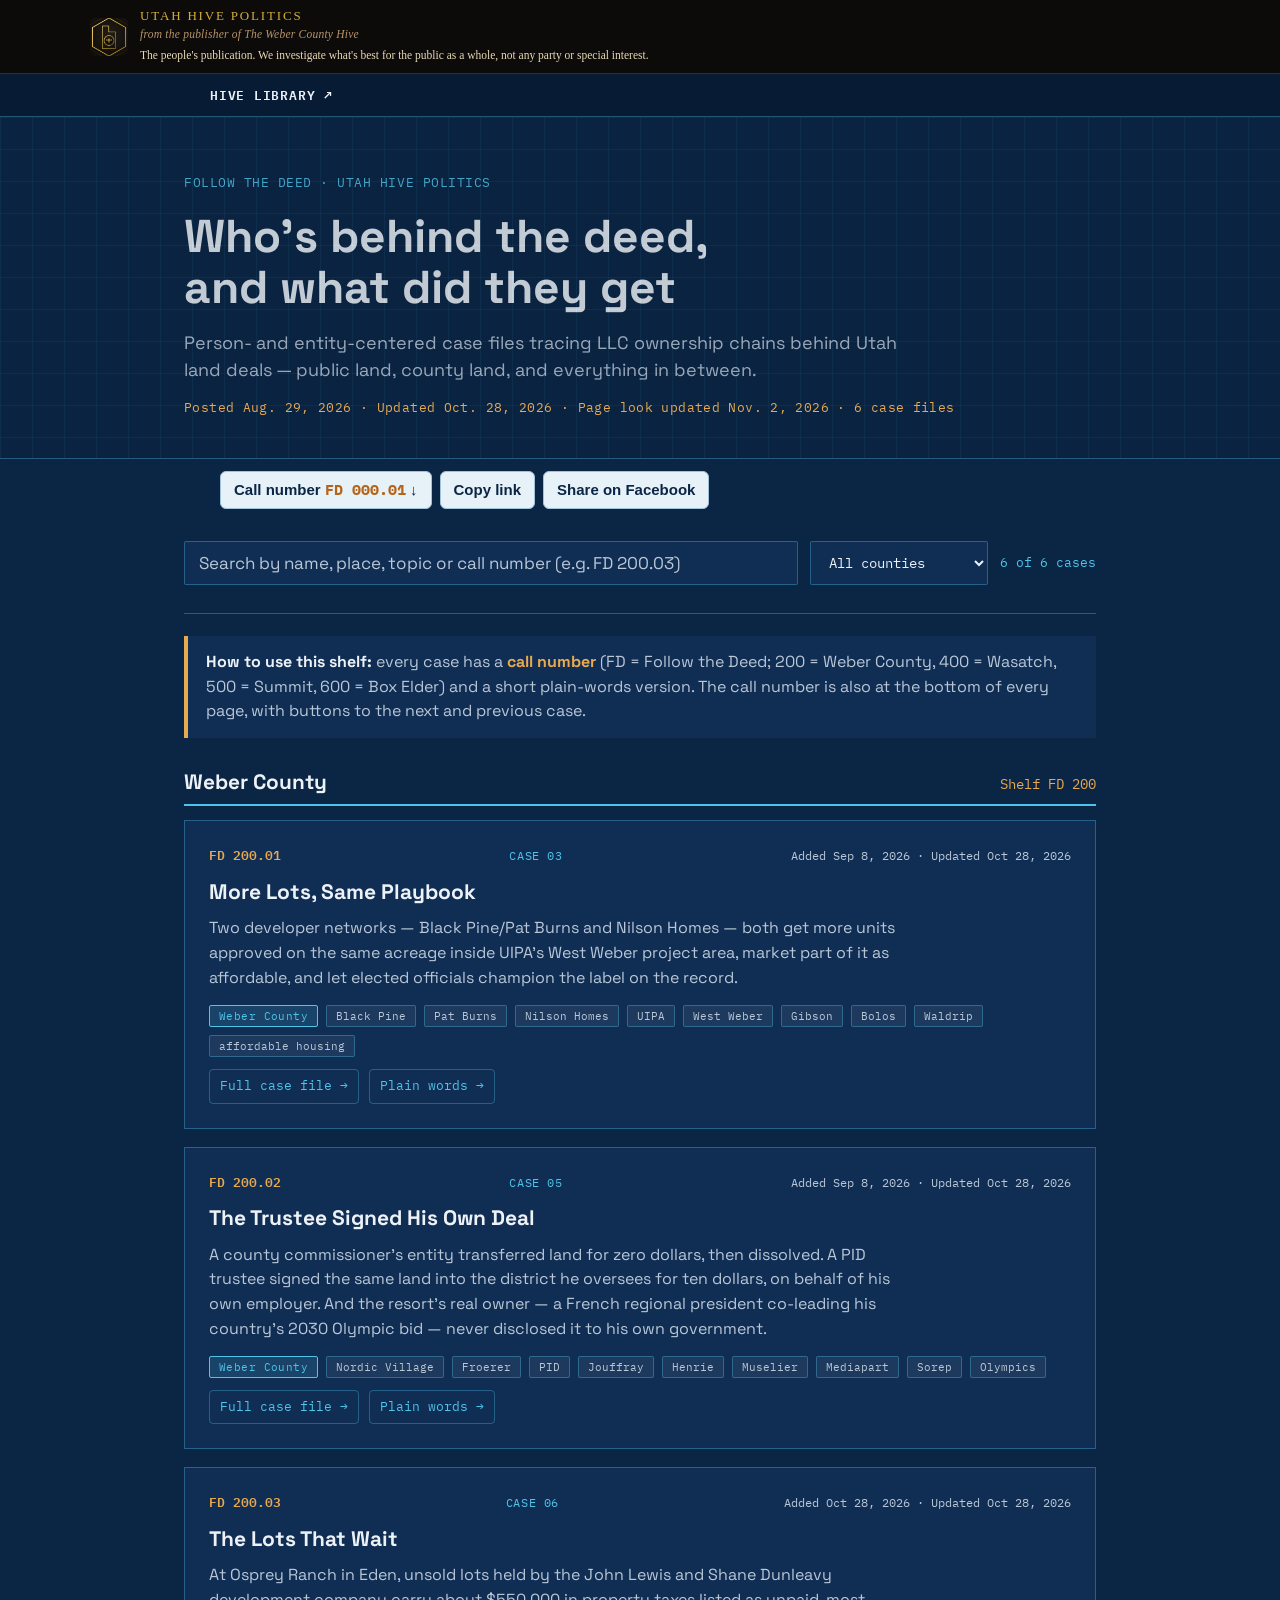
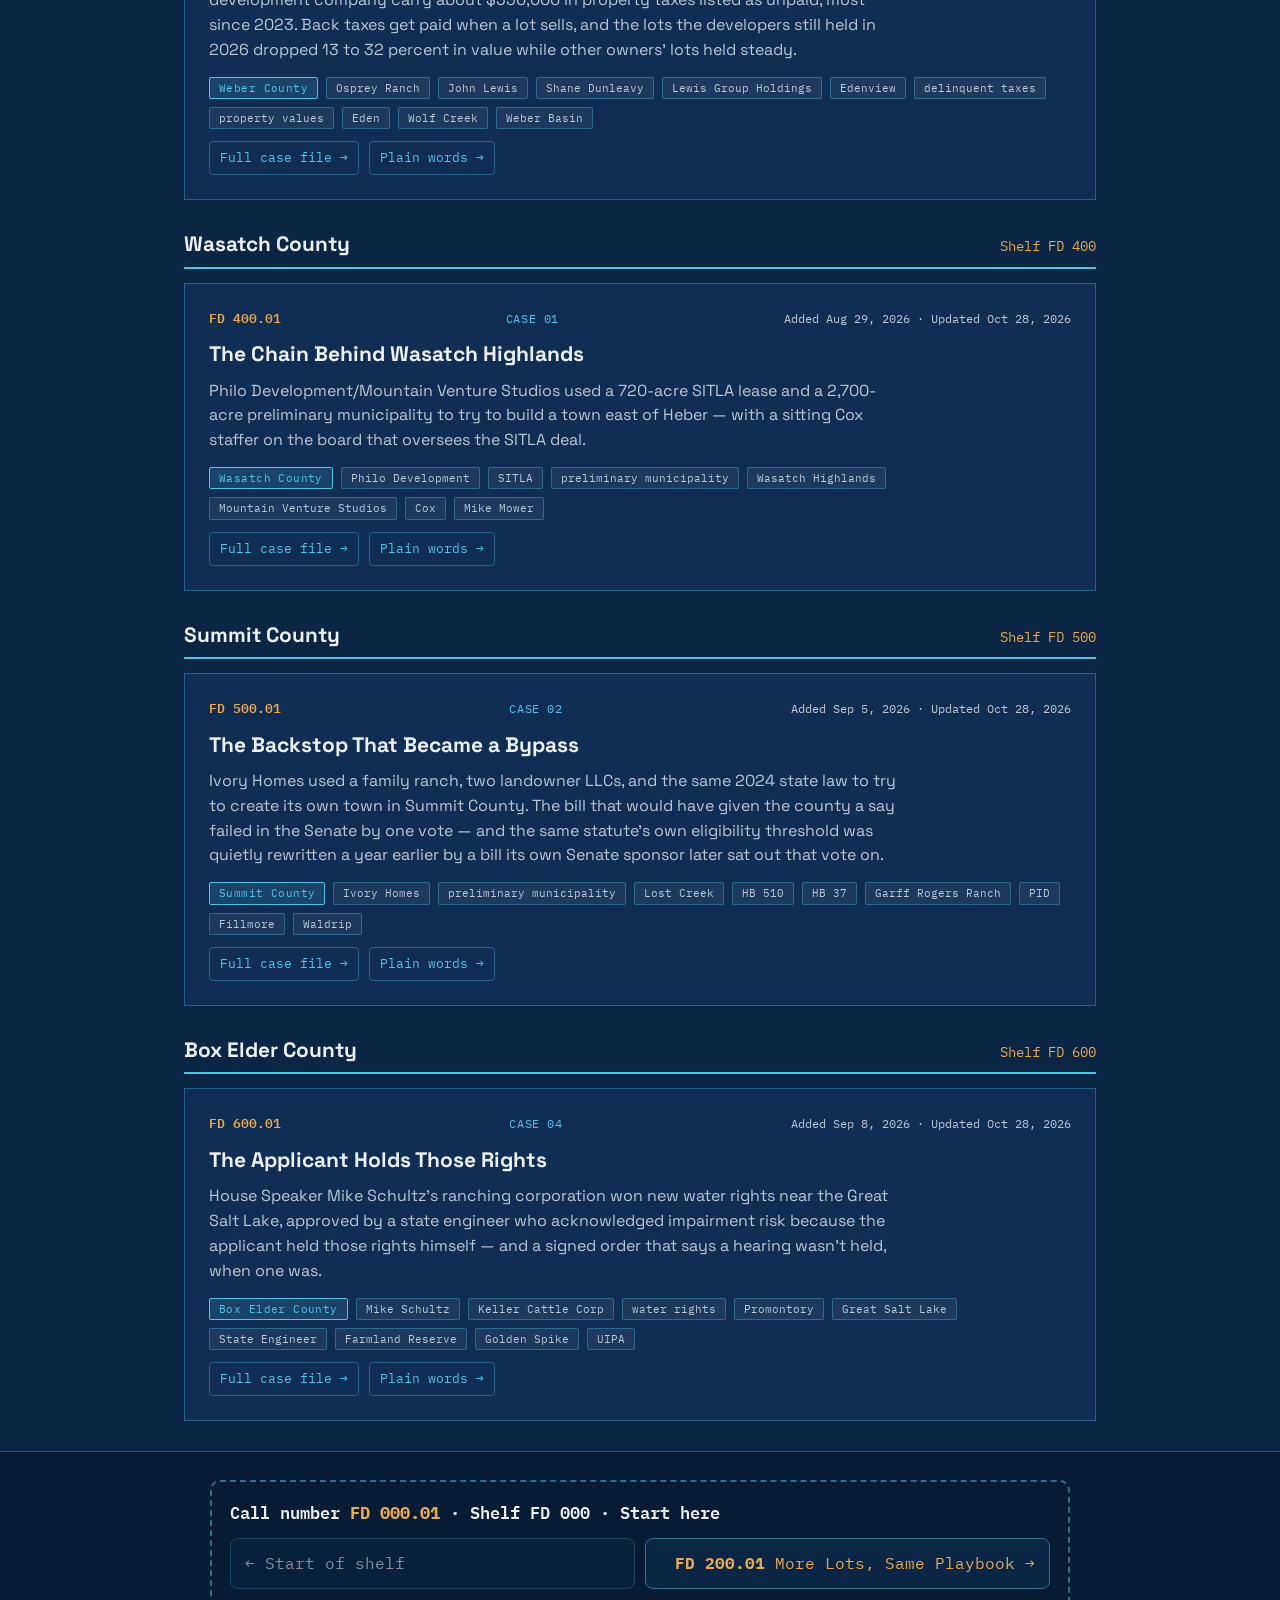
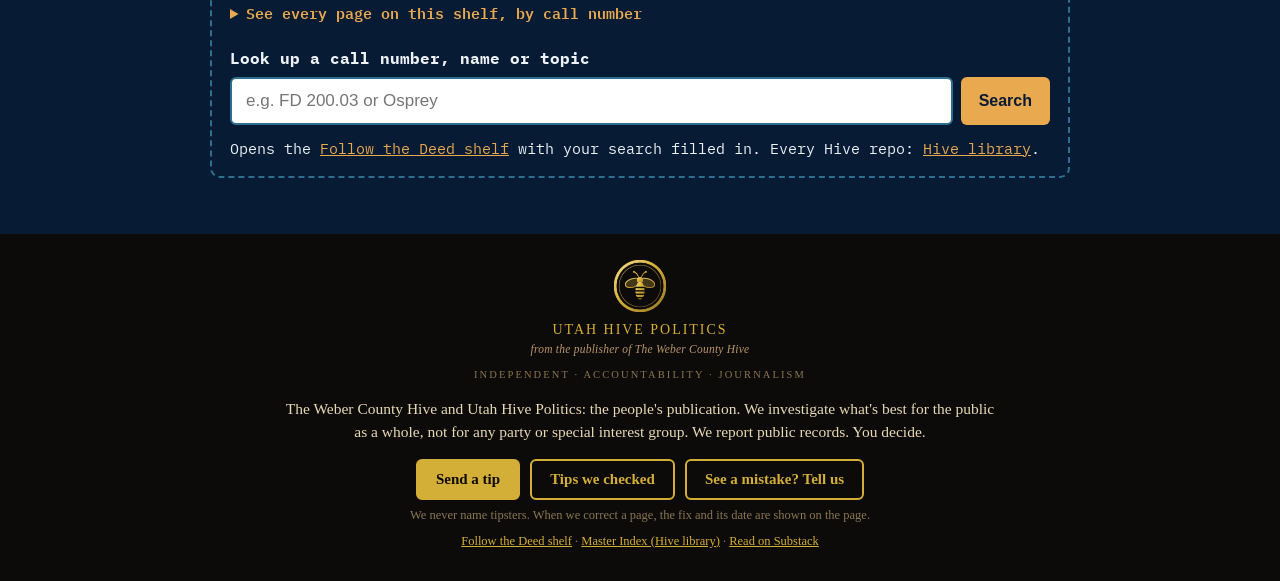
<file: index.html>
<!DOCTYPE html>
<html lang="en">
<head>
<meta charset="UTF-8">
<meta name="viewport" content="width=device-width, initial-scale=1.0">
<title>Follow the Deed — The Weber County Hive</title>
<meta name="description" content="Person- and entity-centered case files tracing LLC ownership chains behind Utah land deals.">
<link rel="preconnect" href="https://fonts.googleapis.com">
<link rel="preconnect" href="https://fonts.gstatic.com" crossorigin>
<link href="https://fonts.googleapis.com/css2?family=IBM+Plex+Mono:wght@400;500;600&family=Space+Grotesk:wght@400;500;600;700&display=swap" rel="stylesheet">
<style>
  :root{
    --navy:#0B2545;
    --navy-deep:#081b34;
    --panel:#102d54;
    --cyan:#4FC3E8;
    --cyan-dim: rgba(79,195,232,0.35);
    --paper:#EDF2F7;
    --paper-dim:#B9C7D6;
    --mono:'IBM Plex Mono', ui-monospace, monospace;
    --sans:'Space Grotesk', sans-serif;
  }
  *{box-sizing:border-box;}
  body{
    margin:0;
    background:var(--navy);
    color:var(--paper);
    font-family:var(--sans);
    line-height:1.55;
  }
  .wrap{max-width:960px;margin:0 auto;padding:0 24px;}
  a{color:var(--cyan);}

  .blueprint-bg{
    background-image:
      linear-gradient(var(--cyan-dim) 1px, transparent 1px),
      linear-gradient(90deg, var(--cyan-dim) 1px, transparent 1px);
    background-size:32px 32px;
    background-color:var(--navy-deep);
    opacity:0.18;
    position:absolute; inset:0;
    pointer-events:none;
  }

  header.masthead{
    position:relative;
    padding:56px 0 40px;
    border-bottom:1px solid var(--cyan-dim);
    overflow:hidden;
  }
  .repo-tag{
    font-family:var(--mono); font-size:13px; letter-spacing:0.04em;
    color:var(--cyan); margin-bottom:18px;
  }
  h1.title{
    font-size:clamp(30px,5vw,46px);
    font-weight:700; line-height:1.1; margin:0 0 16px; max-width:18ch;
  }
  p.dek{
    font-size:18px; color:var(--paper-dim); max-width:60ch; margin:0;
  }

  .controls{
    display:flex; gap:12px; flex-wrap:wrap;
    padding:28px 0; border-bottom:1px solid var(--cyan-dim);
  }
  #searchBox{
    flex:1 1 260px;
    background:var(--panel); border:1px solid var(--cyan-dim); color:var(--paper);
    font-family:var(--sans); font-size:15px; padding:10px 14px; border-radius:2px;
  }
  #searchBox::placeholder{color:var(--paper-dim);}
  #searchBox:focus{outline:2px solid var(--cyan); outline-offset:1px;}
  #countyFilter{
    background:var(--panel); border:1px solid var(--cyan-dim); color:var(--paper);
    font-family:var(--mono); font-size:13.5px; padding:10px 14px; border-radius:2px; cursor:pointer;
  }
  #resultCount{
    font-family:var(--mono); font-size:12.5px; color:var(--cyan);
    align-self:center; margin-left:auto;
  }

  .case-grid{
    display:grid; gap:18px;
    padding:32px 0 64px;
    grid-template-columns:1fr;
  }
  .case-card{
    display:block; text-decoration:none;
    border:1px solid var(--cyan-dim); background:var(--panel);
    padding:24px; transition:border-color .15s;
  }
  .case-card:hover{border-color:var(--cyan);}
  .case-top{
    display:flex; justify-content:space-between; align-items:baseline;
    flex-wrap:wrap; gap:8px; margin-bottom:10px;
  }
  .case-num{font-family:var(--mono); font-size:12px; color:var(--cyan); letter-spacing:0.05em;}
  .case-date{font-family:var(--mono); font-size:11.5px; color:var(--paper-dim);}
  .case-title{font-size:21px; font-weight:700; color:var(--paper); margin:0 0 8px;}
  .case-summary{font-size:14.5px; color:var(--paper-dim); margin:0 0 14px; max-width:70ch;}
  .case-meta{display:flex; gap:8px; flex-wrap:wrap; align-items:center;}
  .county-pill{
    font-family:var(--mono); font-size:10.5px; letter-spacing:0.04em;
    color:var(--cyan); background:rgba(79,195,232,0.14); border:1px solid var(--cyan);
    padding:2px 9px; border-radius:2px;
  }
  .tag-pill{
    font-family:var(--mono); font-size:10.5px;
    color:var(--paper-dim); background:rgba(185,199,214,0.08); border:1px solid var(--cyan-dim);
    padding:2px 9px; border-radius:2px;
  }
  .no-results{
    font-family:var(--mono); font-size:14px; color:var(--paper-dim);
    padding:40px 0; text-align:center;
  }

  footer{
    padding:32px 0 56px; font-family:var(--mono); font-size:12.5px; color:var(--paper-dim);
    border-top:1px solid var(--cyan-dim);
  }
</style>
<link rel="stylesheet" href="fd-parts.css?v=5">
<style>
.shelf{margin:28px 0}.shelf-h{display:flex;justify-content:space-between;align-items:baseline;border-bottom:2px solid var(--cyan);padding-bottom:6px;margin-bottom:14px}
.shelf-h h2{margin:0;font-size:1.3rem}.shelf-h span{font-family:var(--mono);color:#E8A94F;font-size:.85rem}
.case-cn{font-family:var(--mono);font-size:13px;color:#E8A94F;font-weight:600}
.case-links{margin-top:12px;display:flex;gap:10px;flex-wrap:wrap}.case-links a{font-family:var(--mono);font-size:13px;border:1px solid var(--cyan-dim);padding:6px 10px;text-decoration:none;border-radius:4px}
.case-card{cursor:default}.case-title a{color:var(--paper);text-decoration:none}.case-title a:hover{color:var(--cyan)}
.case-summary{font-size:16px}
#searchBox{font-size:17px}
.how{background:var(--panel);border-left:4px solid #E8A94F;padding:14px 18px;margin:22px 0 0;font-size:16px;color:var(--paper-dim)}
</style>
</head>
<body>
<div class="hb-bar"><a href="https://webercountyhive.substack.com/" target="_blank" rel="noopener"><img src="uhp-badge.png" alt="Utah Hive Politics logo"><span><span class="hb-name">Utah Hive Politics</span><span class="hb-sub">from the publisher of The Weber County Hive</span><span class="hb-line-top">The people's publication. We investigate what's best for the public as a whole, not any party or special interest.</span></span></a></div>
<div class="up-top"><div class="in"><span><a href="https://weber-county-hive.github.io/-weber-county-hive-index/">Hive library ↗</a></span></div></div>

<header class="masthead">
  <div class="blueprint-bg"></div>
  <div class="wrap">
    <div class="repo-tag">FOLLOW THE DEED · UTAH HIVE POLITICS</div>
    <h1 class="title">Who's behind the deed, and what did they get</h1>
    <p class="dek">Person- and entity-centered case files tracing LLC ownership chains behind Utah land deals — public land, county land, and everything in between.</p>
    <div class="pub-date">Posted Aug. 29, 2026 · Updated Oct. 28, 2026 · Page look updated Nov. 2, 2026 · 6 case files</div>
  </div>
</header>

<div class="wrap">
  <div class="controls">
    <input type="search" id="searchBox" placeholder="Search by name, place, topic or call number (e.g. FD 200.03)" aria-label="Search the case files">
    <select id="countyFilter">
      <option value="all">All counties</option>
    </select>
    <span id="resultCount"></span>
  </div>

  <div class="how"><b style="color:#EDF2F7">How to use this shelf:</b> every case has a <b style="color:#E8A94F">call number</b> (FD = Follow the Deed; 200 = Weber County, 400 = Wasatch, 500 = Summit, 600 = Box Elder) and a short plain-words version. The call number is also at the bottom of every page, with buttons to the next and previous case.</div>
  <div id="caseGrid"></div>
</div>

<footer class="up-foot"><div class="in"><div id="up-shelf"></div></div></footer>
<div class="hb-foot"><img src="hive-bee.png" alt=""><span class="hb-name">Utah Hive Politics</span><span class="hb-sub">from the publisher of The Weber County Hive</span><span class="hb-tag">Independent · Accountability · Journalism</span><p class="hb-line">The Weber County Hive and Utah Hive Politics: the people's publication. We investigate what's best for the public as a whole, not for any party or special interest group. We report public records. You decide.</p><p class="hb-tips"><a class="hb-btn" href="https://weber-county-hive.github.io/-weber-county-hive-index/tips.html#send">Send a tip</a><a class="hb-btn hb-btn2" href="https://weber-county-hive.github.io/-weber-county-hive-index/tips.html">Tips we checked</a><a class="hb-btn hb-btn2" href="https://weber-county-hive.github.io/-weber-county-hive-index/tips.html#send">See a mistake? Tell us</a></p><p class="hb-small">We never name tipsters. When we correct a page, the fix and its date are shown on the page.</p><p class="hb-small"><a href="index.html" style="color:#d4af37">Follow the Deed shelf</a> · <a href="https://weber-county-hive.github.io/-weber-county-hive-index/" style="color:#d4af37">Master Index (Hive library)</a> · <a href="https://webercountyhive.substack.com/" style="color:#d4af37">Read on Substack</a></p></div>


<script src="followthedeed-data.js?v=5"></script>
<script src="fd-shelf.js?v=6"></script>
<script>
  (function(){
    var SHELVES = { "100":"Statewide", "200":"Weber County", "300":"Davis County", "400":"Wasatch County", "500":"Summit County", "600":"Box Elder County" };
    var grid = document.getElementById('caseGrid');
    var search = document.getElementById('searchBox');
    var countySel = document.getElementById('countyFilter');
    var count = document.getElementById('resultCount');
    var esc = function(t){ return String(t).replace(/[&<>"]/g,function(c){return {"&":"&amp;","<":"&lt;",">":"&gt;",'"':"&quot;"}[c];}); };
    var counties = Array.from(new Set(FOLLOWTHEDEED_CASES.map(function(c){ return c.county; }))).sort();
    counties.forEach(function(c){ var o=document.createElement('option'); o.value=c; o.textContent=c+' County'; countySel.appendChild(o); });
    function fmtDate(iso){ return new Date(iso+'T00:00:00').toLocaleDateString('en-US',{year:'numeric',month:'short',day:'numeric'}); }
    var q0 = new URLSearchParams(location.search).get('q'); if(q0){ search.value = q0; }
    function render(){
      var q = search.value.trim().toLowerCase().replace(/\s+/g,' ');
      var cv = countySel.value;
      var list = FOLLOWTHEDEED_CASES.slice().sort(function(a,b){ return a.callNumber.localeCompare(b.callNumber,undefined,{numeric:true}); });
      var m = list.filter(function(c){
        if(cv!=='all' && c.county!==cv) return false;
        if(!q) return true;
        var hay=(c.callNumber+' '+c.callNumber.replace(' ','')+' case '+c.caseNumber+' '+c.title+' '+c.summary+' '+c.tags.join(' ')+' '+c.county).toLowerCase();
        return q.split(' ').every(function(w){ return hay.indexOf(w)!==-1; });
      });
      count.textContent = m.length + ' of ' + FOLLOWTHEDEED_CASES.length + ' cases';
      if(!m.length){ grid.innerHTML='<div class="no-results">No cases match that search.</div>'; return; }
      var out='';
      Object.keys(SHELVES).forEach(function(sh){
        var items=m.filter(function(c){return c.shelf===sh;}); if(!items.length) return;
        out+='<div class="shelf"><div class="shelf-h"><h2>'+SHELVES[sh]+'</h2><span>Shelf FD '+sh+'</span></div><div class="case-grid" style="padding:0">';
        items.forEach(function(c){
          out+='<div class="case-card"><div class="case-top"><span class="case-cn">'+c.callNumber+'</span><span class="case-num">CASE '+c.caseNumber+'</span><span class="case-date">Added '+fmtDate(c.dateAdded)+(c.dateUpdated?' · Updated '+fmtDate(c.dateUpdated):'')+'</span></div>'+
            '<div class="case-title"><a href="'+c.file+'">'+esc(c.title)+'</a></div><p class="case-summary">'+esc(c.summary)+'</p>'+
            '<div class="case-meta"><span class="county-pill">'+c.county+' County</span>'+c.tags.map(function(t){return '<span class="tag-pill">'+esc(t)+'</span>';}).join('')+'</div>'+
            '<div class="case-links"><a href="'+c.file+'">Full case file →</a>'+(c.plain?'<a href="'+c.plain+'">Plain words →</a>':'')+'</div></div>';
        });
        out+='</div></div>';
      });
      grid.innerHTML=out;
    }
    search.addEventListener('input', render);
    countySel.addEventListener('change', render);
    render();
  })();
</script>

<script data-goatcounter="https://weberhive.goatcounter.com/count" async src="//gc.zgo.at/count.js"></script>
</body>
</html>
</file>
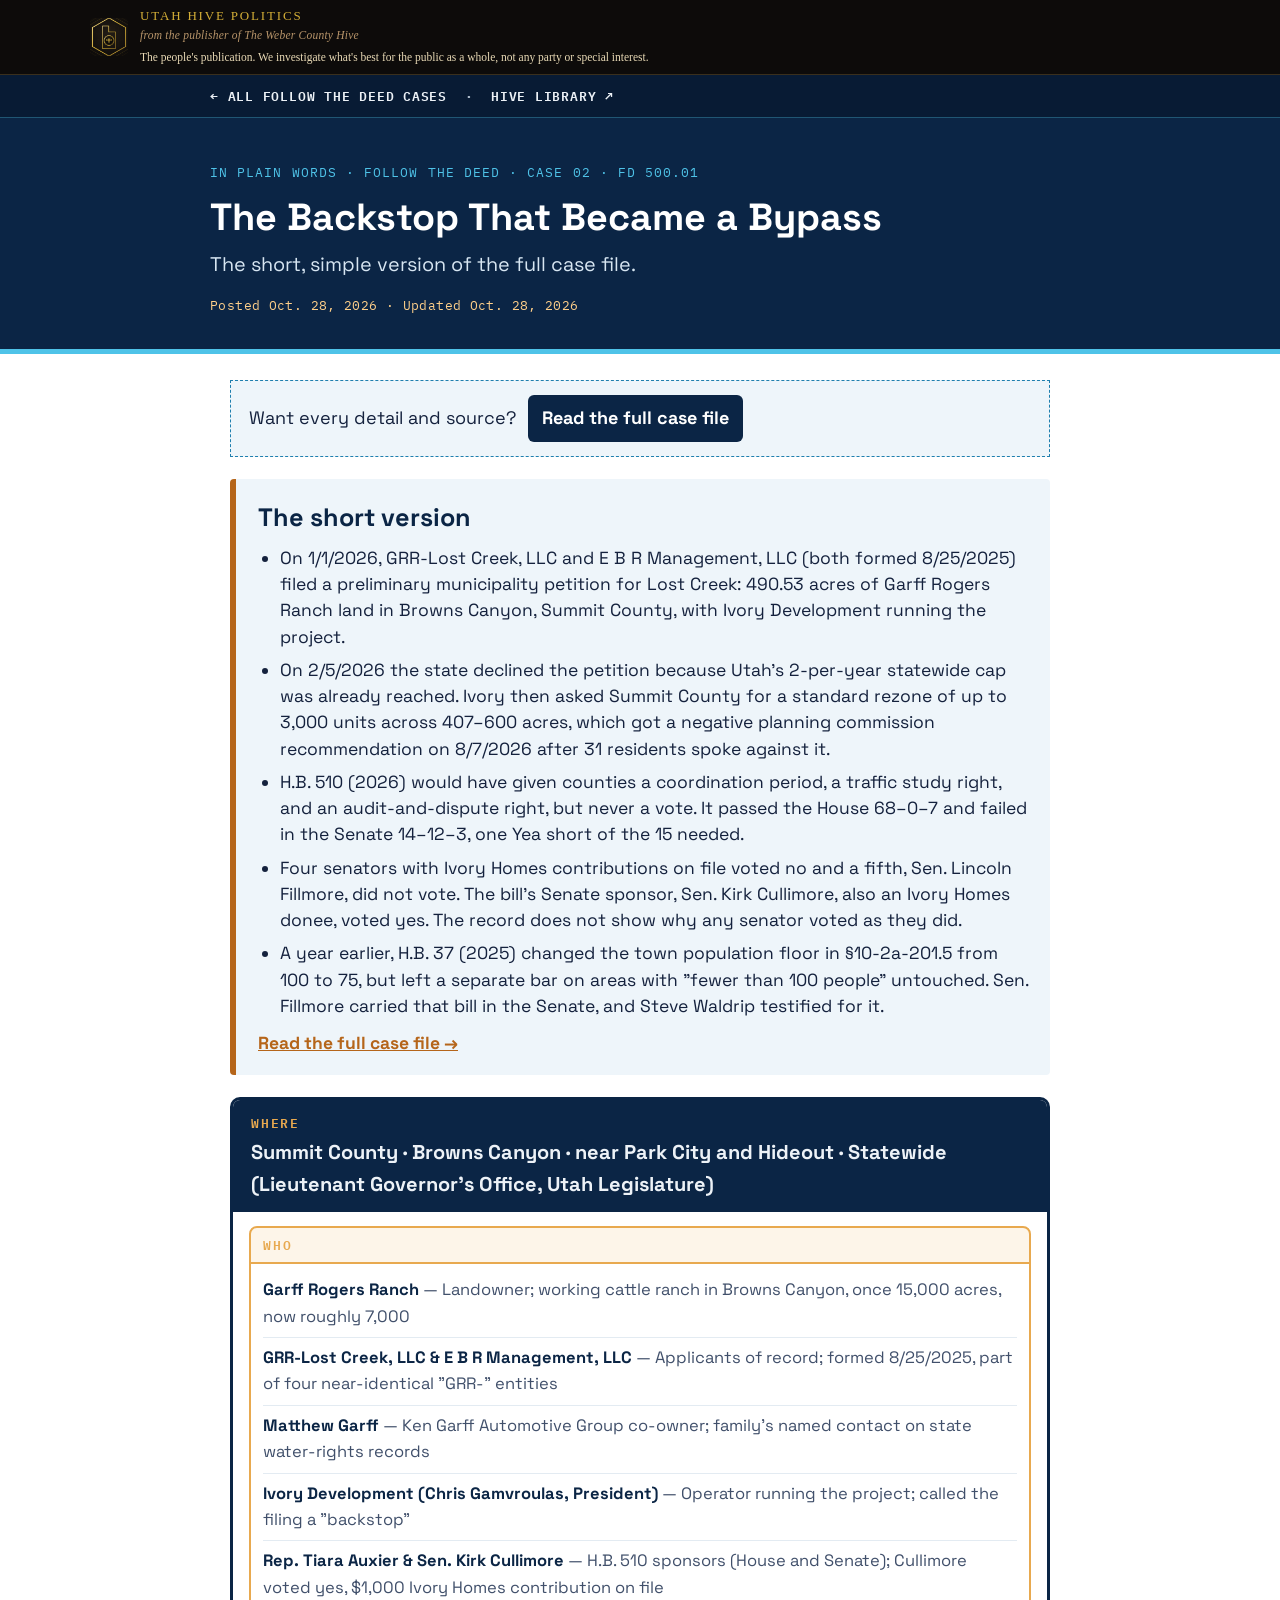
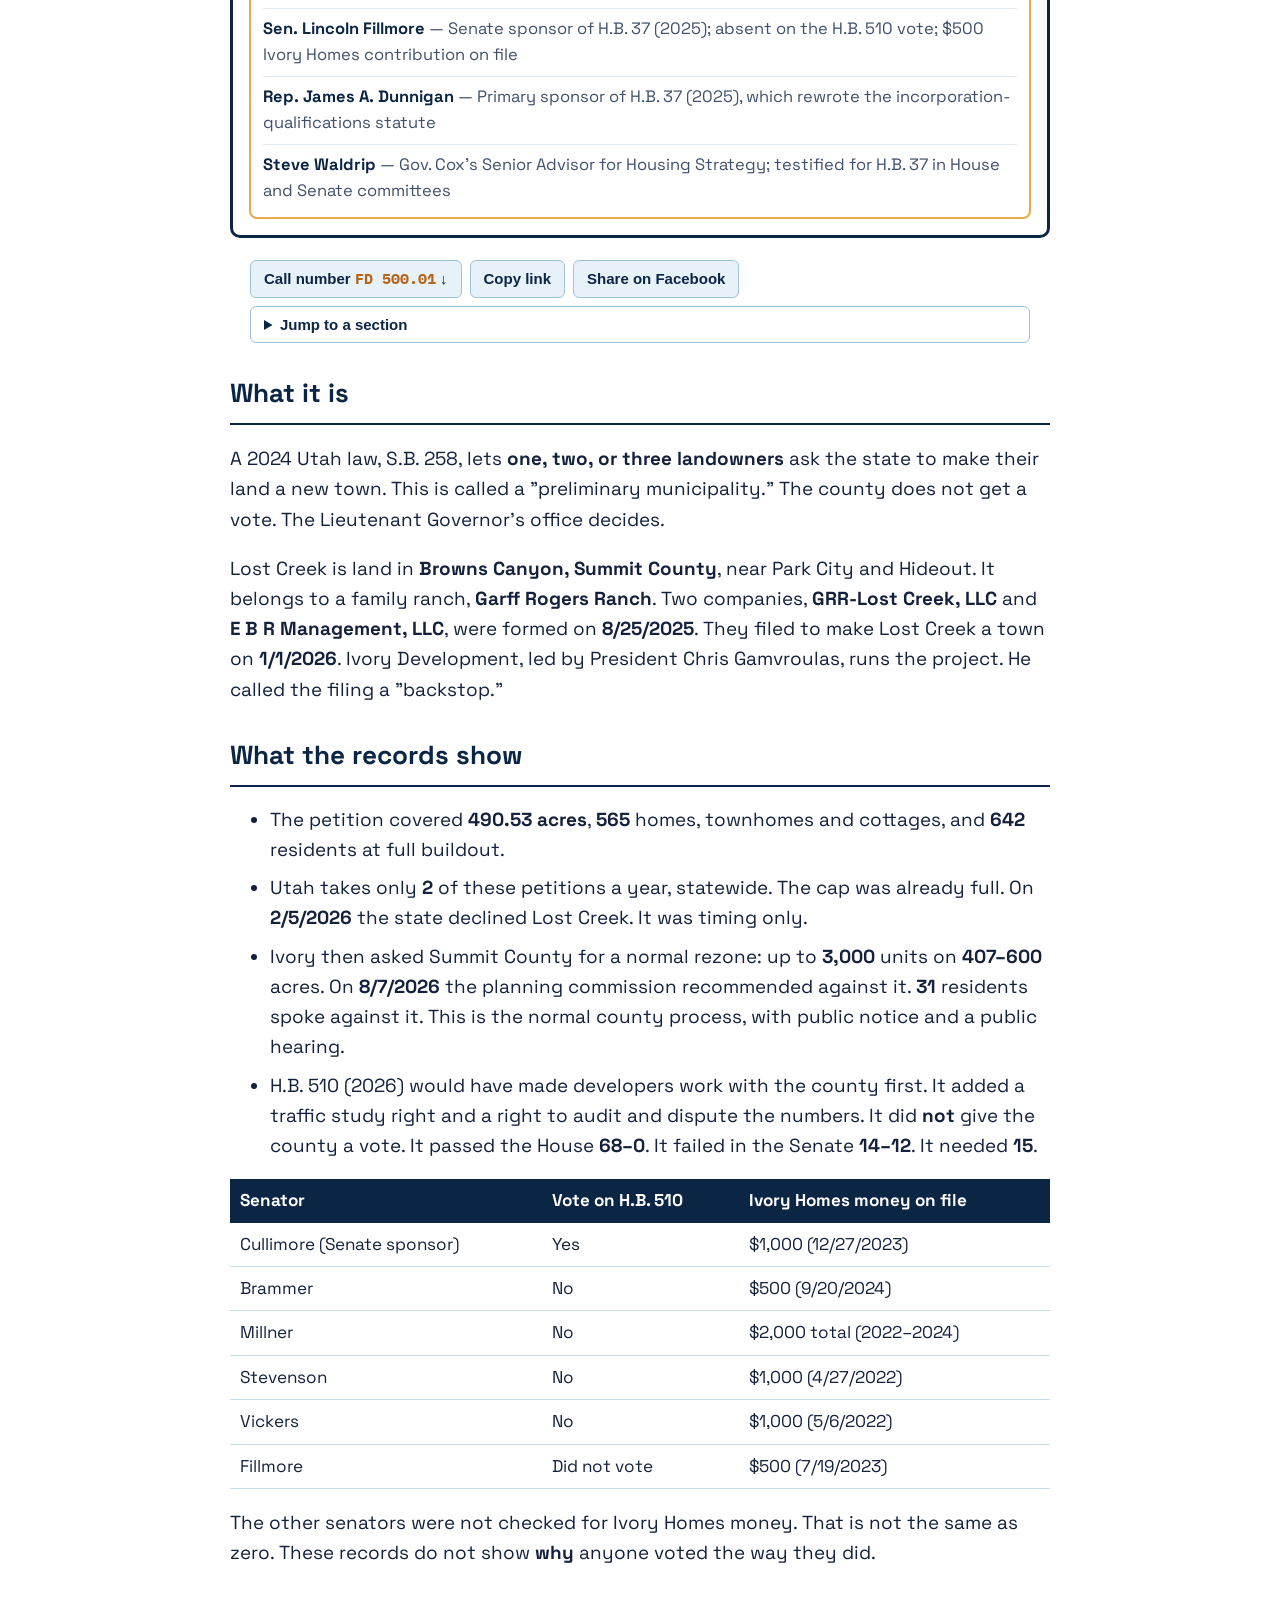
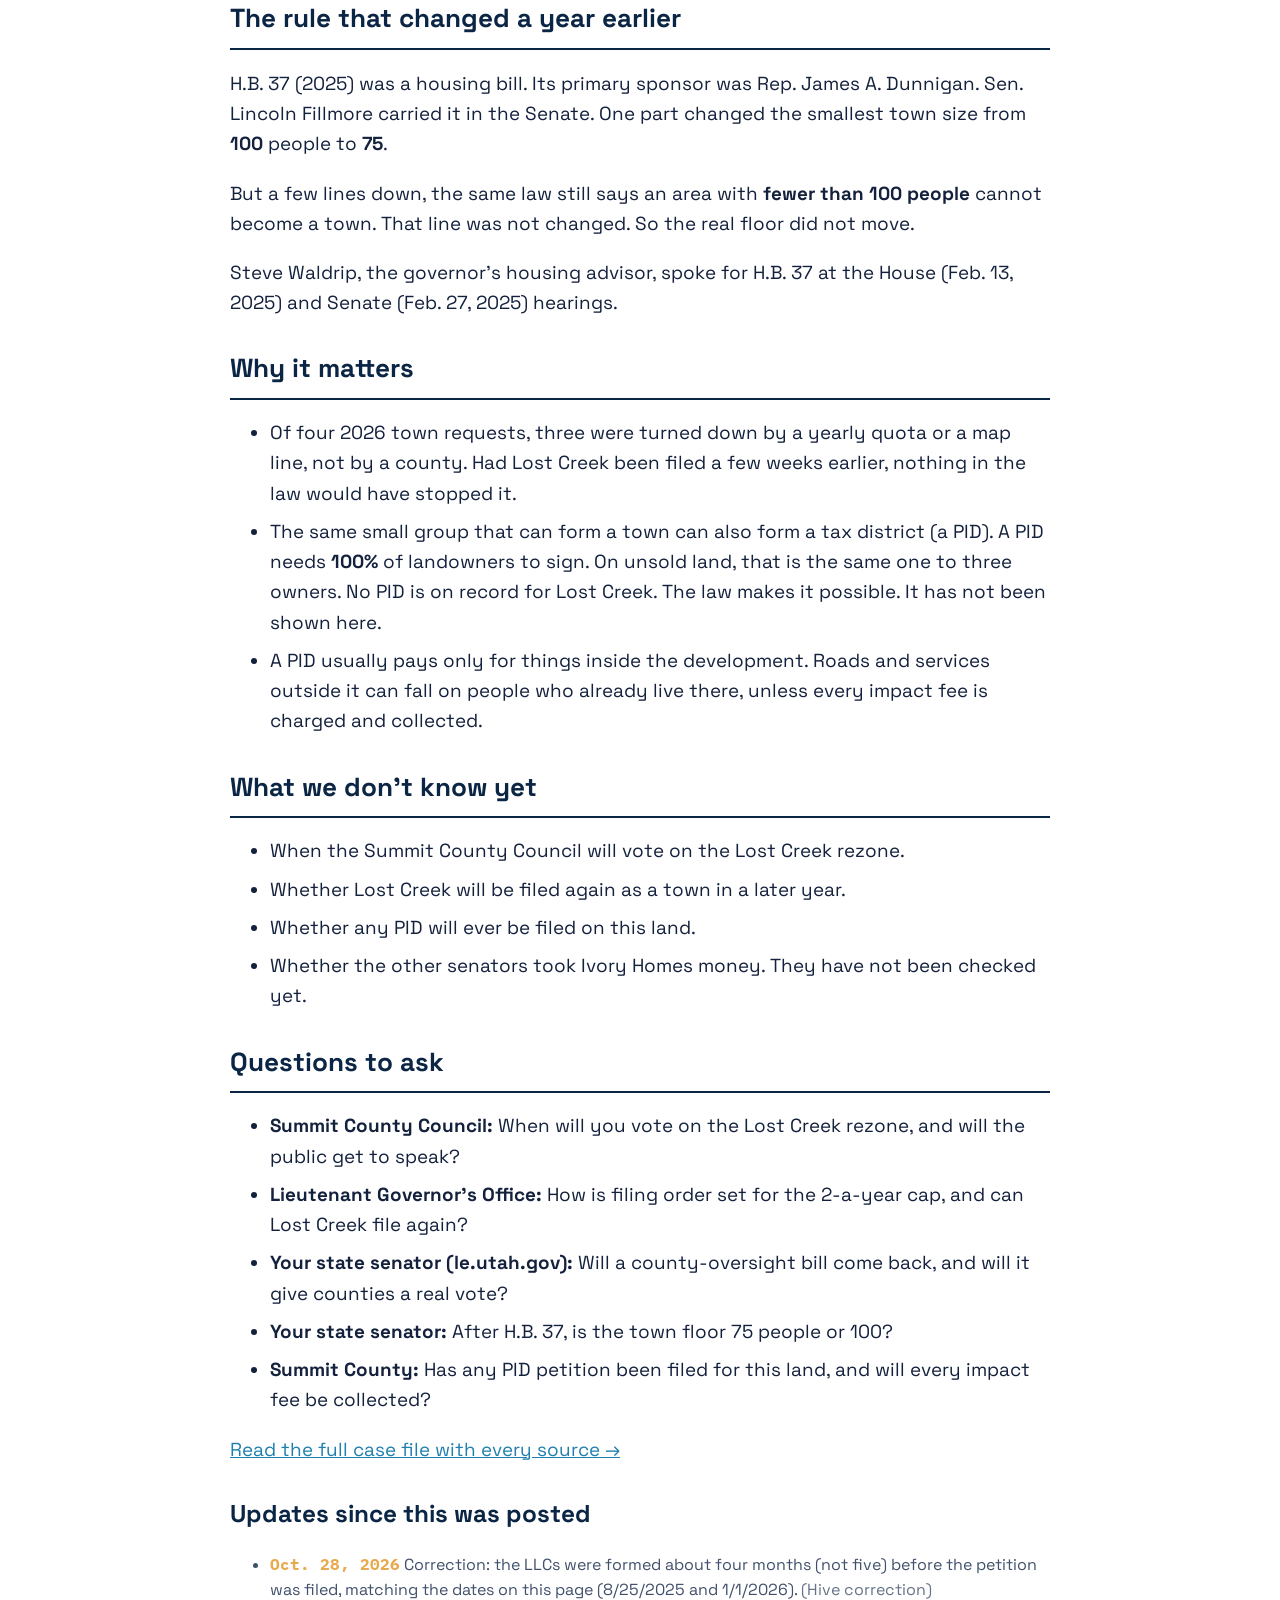
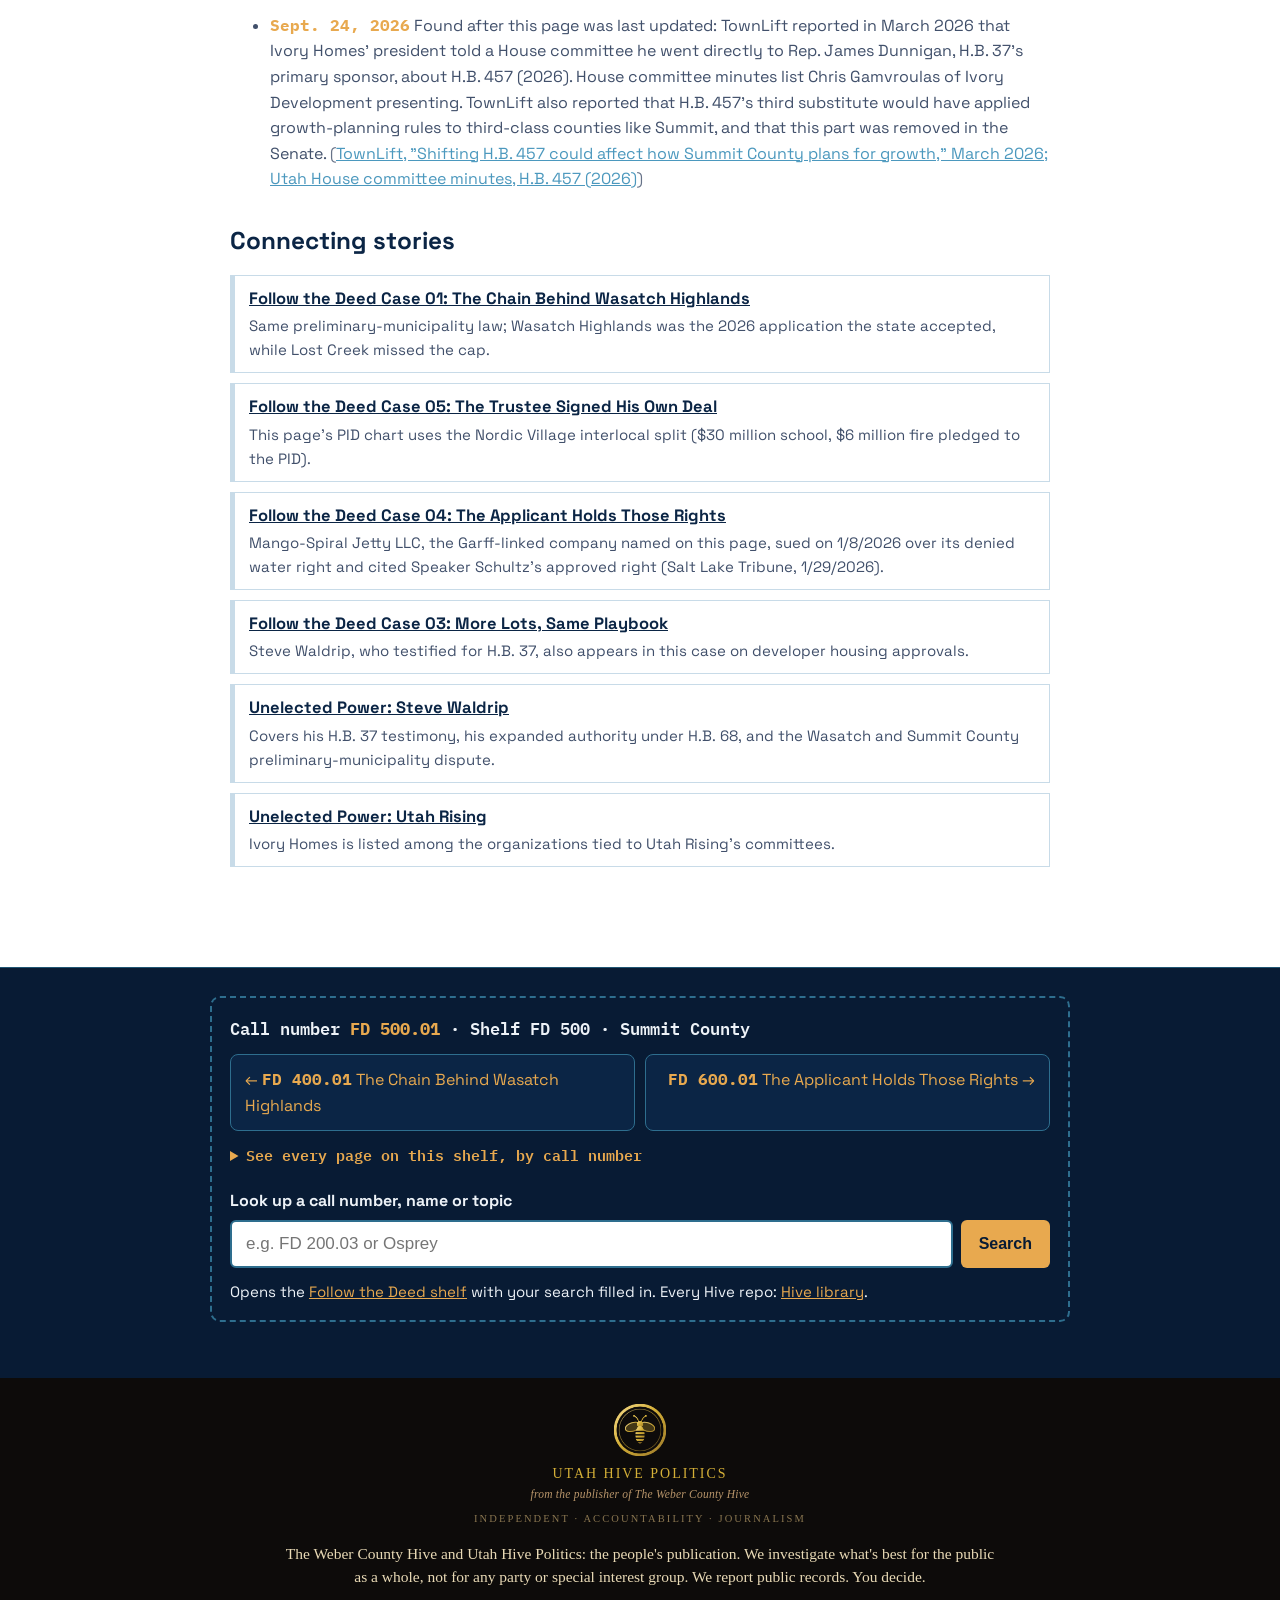
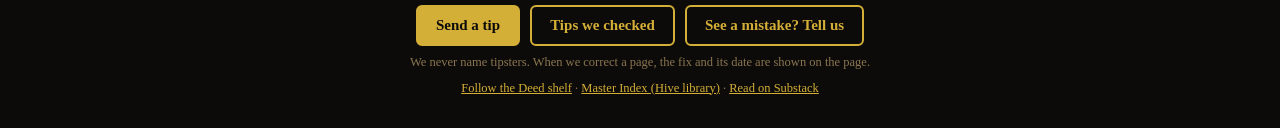
<file: weber-hive-ivory-lost-creek-plain.html>
<!DOCTYPE html>
<html lang="en">
<head>
<meta charset="UTF-8">
<meta name="viewport" content="width=device-width, initial-scale=1.0">
<title>The Backstop That Became a Bypass, in plain words | Follow the Deed | Utah Hive Politics</title>
<meta name="description" content="On 1/1/2026, GRR-Lost Creek, LLC and E B R Management, LLC (both formed 8/25/2025) filed a preliminary municipality petition for Lost Creek: 490.53 acres of Garff Rogers Ranch land in Browns Canyon, Summit County, with Ivory Development running the project.">
<link rel="preconnect" href="https://fonts.googleapis.com">
<link rel="preconnect" href="https://fonts.gstatic.com" crossorigin>
<link href="https://fonts.googleapis.com/css2?family=IBM+Plex+Mono:wght@400;500;600&family=Space+Grotesk:wght@400;500;600;700&display=swap" rel="stylesheet">
<link rel="stylesheet" href="fd-parts.css?v=5">
<style>
  :root{--navy:#0B2545;--deep:#081b34;--cyan:#1f7fae;--cyan-bright:#4FC3E8;--amber:#b5651a;--ink:#14213d;--soft:#41506b;--box:#eef5fa;--rule:#c8dbe8;}
  *{box-sizing:border-box}
  html{font-size:112.5%}
  body{margin:0;background:#fff;color:var(--ink);font-family:'Space Grotesk',Arial,sans-serif;line-height:1.6}
  a{color:var(--cyan)}
  .pl-head{background:var(--navy);color:#fff;padding:44px 20px 34px;border-bottom:5px solid var(--cyan-bright)}
  .pl-wrap{max-width:860px;margin:0 auto;padding:0 20px}
  .pl-head .pl-wrap{padding:0}
  .pl-eyebrow{font-family:'IBM Plex Mono',monospace;font-size:.74rem;letter-spacing:.08em;color:var(--cyan-bright);margin-bottom:12px}
  .pl-head h1{font-size:2.1rem;line-height:1.15;margin:0 0 10px}
  .pl-sub{font-size:1.1rem;color:#d7e6f2;margin:0}
  main.pl-wrap{padding-top:26px;padding-bottom:40px}
  .pl-full{background:var(--box);border:1px dashed var(--cyan);padding:14px 18px;margin:0 0 6px;display:flex;flex-wrap:wrap;gap:12px;align-items:center}
  .pl-btn{display:inline-block;background:var(--navy);color:#fff;text-decoration:none;font-weight:700;padding:9px 14px;border-radius:6px}
  section{margin:30px 0}
  h2.section-head{font-size:1.45rem;color:var(--navy);border-bottom:2px solid var(--navy);padding-bottom:8px;margin:0 0 14px}
  p,li{font-size:1.05rem}
  li{margin:8px 0}
  .plain-table{border-collapse:collapse;width:100%;margin:10px 0;font-size:.95rem}
  .plain-table th{background:var(--navy);color:#fff;text-align:left;padding:8px 10px}
  .plain-table td{border-bottom:1px solid var(--rule);padding:8px 10px}
  /* parts on a white page */
  .up-short{margin:22px 0 6px;background:var(--box);border-left-color:var(--amber)}
  .up-short h2{color:var(--navy)}.up-short li{color:var(--ink)}.up-short-more a{color:var(--amber)}
  .up-ww{padding:0;margin:22px 0}
  .up-where{background:#fff;border-color:var(--navy)}.up-where-h{background:var(--navy)}
  .up-who{background:#fff}.up-who li{color:var(--soft);border-bottom-color:#e3ebf2}.up-who li b{color:var(--navy)}
  .up-connect h2,.fd-updates h2,.up-ask h2{color:var(--navy)}
  .up-connect li{background:#fff;border-color:var(--rule)}.up-connect li a{color:var(--navy)}.up-connect li span{color:var(--soft)}
  .fd-updates li{color:var(--soft)}
  .pub-date{color:#ffd08a}
</style>
</head>
<body>
<div class="hb-bar"><a href="https://webercountyhive.substack.com/" target="_blank" rel="noopener"><img src="uhp-badge.png" alt="Utah Hive Politics logo"><span><span class="hb-name">Utah Hive Politics</span><span class="hb-sub">from the publisher of The Weber County Hive</span><span class="hb-line-top">The people's publication. We investigate what's best for the public as a whole, not any party or special interest.</span></span></a></div>
<div class="up-top"><div class="in"><span><a href="index.html">← All Follow the Deed cases</a> &nbsp;·&nbsp; <a href="https://weber-county-hive.github.io/-weber-county-hive-index/">Hive library ↗</a></span></div></div>
<header class="pl-head"><div class="pl-wrap"><div class="pl-eyebrow">IN PLAIN WORDS · FOLLOW THE DEED · CASE 02 · FD 500.01</div><h1>The Backstop That Became a Bypass</h1><p class="pl-sub">The short, simple version of the full case file.</p><div class="pub-date">Posted Oct. 28, 2026 · Updated Oct. 28, 2026</div></div></header>
<main class="pl-wrap"><div class="pl-full">Want every detail and source? <a class="pl-btn" href="weber-hive-ivory-lost-creek.html">Read the full case file</a></div>
<section class="up-short"><h2>The short version</h2><ul><li>On 1/1/2026, GRR-Lost Creek, LLC and E B R Management, LLC (both formed 8/25/2025) filed a preliminary municipality petition for Lost Creek: 490.53 acres of Garff Rogers Ranch land in Browns Canyon, Summit County, with Ivory Development running the project.</li><li>On 2/5/2026 the state declined the petition because Utah's 2-per-year statewide cap was already reached. Ivory then asked Summit County for a standard rezone of up to 3,000 units across 407–600 acres, which got a negative planning commission recommendation on 8/7/2026 after 31 residents spoke against it.</li><li>H.B. 510 (2026) would have given counties a coordination period, a traffic study right, and an audit-and-dispute right, but never a vote. It passed the House 68–0–7 and failed in the Senate 14–12–3, one Yea short of the 15 needed.</li><li>Four senators with Ivory Homes contributions on file voted no and a fifth, Sen. Lincoln Fillmore, did not vote. The bill's Senate sponsor, Sen. Kirk Cullimore, also an Ivory Homes donee, voted yes. The record does not show why any senator voted as they did.</li><li>A year earlier, H.B. 37 (2025) changed the town population floor in §10-2a-201.5 from 100 to 75, but left a separate bar on areas with "fewer than 100 people" untouched. Sen. Fillmore carried that bill in the Senate, and Steve Waldrip testified for it.</li></ul><p class="up-short-more"><a href="weber-hive-ivory-lost-creek.html">Read the full case file →</a></p></section>
<div class="up-ww"><div class="up-where"><div class="up-where-h"><div class="up-lbl">WHERE</div><div class="pl">Summit County · Browns Canyon · near Park City and Hideout · Statewide (Lieutenant Governor's Office, Utah Legislature)</div></div><div class="up-who"><div class="up-who-h">WHO</div><ul><li><b>Garff Rogers Ranch</b> — Landowner; working cattle ranch in Browns Canyon, once 15,000 acres, now roughly 7,000</li><li><b>GRR-Lost Creek, LLC & E B R Management, LLC</b> — Applicants of record; formed 8/25/2025, part of four near-identical "GRR-" entities</li><li><b>Matthew Garff</b> — Ken Garff Automotive Group co-owner; family's named contact on state water-rights records</li><li><b>Ivory Development (Chris Gamvroulas, President)</b> — Operator running the project; called the filing a "backstop"</li><li><b>Rep. Tiara Auxier & Sen. Kirk Cullimore</b> — H.B. 510 sponsors (House and Senate); Cullimore voted yes, $1,000 Ivory Homes contribution on file</li><li><b>Sen. Lincoln Fillmore</b> — Senate sponsor of H.B. 37 (2025); absent on the H.B. 510 vote; $500 Ivory Homes contribution on file</li><li><b>Rep. James A. Dunnigan</b> — Primary sponsor of H.B. 37 (2025), which rewrote the incorporation-qualifications statute</li><li><b>Steve Waldrip</b> — Gov. Cox's Senior Advisor for Housing Strategy; testified for H.B. 37 in House and Senate committees</li></ul></div></div></div>
<section><h2 class="section-head">What it is</h2>
<p>A 2024 Utah law, S.B. 258, lets <b>one, two, or three landowners</b> ask the state to make their land a new town. This is called a "preliminary municipality." The county does not get a vote. The Lieutenant Governor's office decides.</p>
<p>Lost Creek is land in <b>Browns Canyon, Summit County</b>, near Park City and Hideout. It belongs to a family ranch, <b>Garff Rogers Ranch</b>. Two companies, <b>GRR-Lost Creek, LLC</b> and <b>E B R Management, LLC</b>, were formed on <b>8/25/2025</b>. They filed to make Lost Creek a town on <b>1/1/2026</b>. Ivory Development, led by President Chris Gamvroulas, runs the project. He called the filing a "backstop."</p>
</section>
<section><h2 class="section-head">What the records show</h2>
<ul>
<li>The petition covered <b>490.53 acres</b>, <b>565</b> homes, townhomes and cottages, and <b>642</b> residents at full buildout.</li>
<li>Utah takes only <b>2</b> of these petitions a year, statewide. The cap was already full. On <b>2/5/2026</b> the state declined Lost Creek. It was timing only.</li>
<li>Ivory then asked Summit County for a normal rezone: up to <b>3,000</b> units on <b>407–600</b> acres. On <b>8/7/2026</b> the planning commission recommended against it. <b>31</b> residents spoke against it. This is the normal county process, with public notice and a public hearing.</li>
<li>H.B. 510 (2026) would have made developers work with the county first. It added a traffic study right and a right to audit and dispute the numbers. It did <b>not</b> give the county a vote. It passed the House <b>68–0</b>. It failed in the Senate <b>14–12</b>. It needed <b>15</b>.</li>
</ul>
<table class="plain-table">
<tr><th>Senator</th><th>Vote on H.B. 510</th><th>Ivory Homes money on file</th></tr>
<tr><td>Cullimore (Senate sponsor)</td><td>Yes</td><td>$1,000 (12/27/2023)</td></tr>
<tr><td>Brammer</td><td>No</td><td>$500 (9/20/2024)</td></tr>
<tr><td>Millner</td><td>No</td><td>$2,000 total (2022–2024)</td></tr>
<tr><td>Stevenson</td><td>No</td><td>$1,000 (4/27/2022)</td></tr>
<tr><td>Vickers</td><td>No</td><td>$1,000 (5/6/2022)</td></tr>
<tr><td>Fillmore</td><td>Did not vote</td><td>$500 (7/19/2023)</td></tr>
</table>
<p>The other senators were not checked for Ivory Homes money. That is not the same as zero. These records do not show <b>why</b> anyone voted the way they did.</p>
</section>
<section><h2 class="section-head">The rule that changed a year earlier</h2>
<p>H.B. 37 (2025) was a housing bill. Its primary sponsor was Rep. James A. Dunnigan. Sen. Lincoln Fillmore carried it in the Senate. One part changed the smallest town size from <b>100</b> people to <b>75</b>.</p>
<p>But a few lines down, the same law still says an area with <b>fewer than 100 people</b> cannot become a town. That line was not changed. So the real floor did not move.</p>
<p>Steve Waldrip, the governor's housing advisor, spoke for H.B. 37 at the House (Feb. 13, 2025) and Senate (Feb. 27, 2025) hearings.</p>
</section>
<section><h2 class="section-head">Why it matters</h2>
<ul>
<li>Of four 2026 town requests, three were turned down by a yearly quota or a map line, not by a county. Had Lost Creek been filed a few weeks earlier, nothing in the law would have stopped it.</li>
<li>The same small group that can form a town can also form a tax district (a PID). A PID needs <b>100%</b> of landowners to sign. On unsold land, that is the same one to three owners. No PID is on record for Lost Creek. The law makes it possible. It has not been shown here.</li>
<li>A PID usually pays only for things inside the development. Roads and services outside it can fall on people who already live there, unless every impact fee is charged and collected.</li>
</ul>
</section>
<section><h2 class="section-head">What we don't know yet</h2>
<ul>
<li>When the Summit County Council will vote on the Lost Creek rezone.</li>
<li>Whether Lost Creek will be filed again as a town in a later year.</li>
<li>Whether any PID will ever be filed on this land.</li>
<li>Whether the other senators took Ivory Homes money. They have not been checked yet.</li>
</ul>
</section>
<section><h2 class="section-head">Questions to ask</h2>
<ul>
<li><b>Summit County Council:</b> When will you vote on the Lost Creek rezone, and will the public get to speak?</li>
<li><b>Lieutenant Governor's Office:</b> How is filing order set for the 2-a-year cap, and can Lost Creek file again?</li>
<li><b>Your state senator (le.utah.gov):</b> Will a county-oversight bill come back, and will it give counties a real vote?</li>
<li><b>Your state senator:</b> After H.B. 37, is the town floor 75 people or 100?</li>
<li><b>Summit County:</b> Has any PID petition been filed for this land, and will every impact fee be collected?</li>
</ul>
<p><a href="weber-hive-ivory-lost-creek.html">Read the full case file with every source →</a></p>
</section><section class="fd-updates"><h2>Updates since this was posted</h2><ul><li><b>Oct. 28, 2026</b> Correction: the LLCs were formed about four months (not five) before the petition was filed, matching the dates on this page (8/25/2025 and 1/1/2026). <span style="opacity:.8">(Hive correction)</span></li><li><b>Sept. 24, 2026</b> Found after this page was last updated: TownLift reported in March 2026 that Ivory Homes' president told a House committee he went directly to Rep. James Dunnigan, H.B. 37's primary sponsor, about H.B. 457 (2026). House committee minutes list Chris Gamvroulas of Ivory Development presenting. TownLift also reported that H.B. 457's third substitute would have applied growth-planning rules to third-class counties like Summit, and that this part was removed in the Senate. <span style="opacity:.8">(<a href="https://townlift.com/2026/03/shifting-h-b-457-could-affect-how-summit-county-plans-for-growth/" target="_blank" rel="noopener">TownLift, "Shifting H.B. 457 could affect how Summit County plans for growth," March 2026; Utah House committee minutes, H.B. 457 (2026)</a>)</span></li></ul></section>
<section class="up-connect"><h2>Connecting stories</h2><ul><li><a href="weber-hive-philo-wasatch-highlands.html">Follow the Deed Case 01: The Chain Behind Wasatch Highlands</a><span>Same preliminary-municipality law; Wasatch Highlands was the 2026 application the state accepted, while Lost Creek missed the cap.</span></li><li><a href="weber-hive-nordic-village-froerer.html">Follow the Deed Case 05: The Trustee Signed His Own Deal</a><span>This page's PID chart uses the Nordic Village interlocal split ($30 million school, $6 million fire pledged to the PID).</span></li><li><a href="weber-hive-schultz-water-rights.html">Follow the Deed Case 04: The Applicant Holds Those Rights</a><span>Mango-Spiral Jetty LLC, the Garff-linked company named on this page, sued on 1/8/2026 over its denied water right and cited Speaker Schultz's approved right (Salt Lake Tribune, 1/29/2026).</span></li><li><a href="weber-hive-west-weber-network.html">Follow the Deed Case 03: More Lots, Same Playbook</a><span>Steve Waldrip, who testified for H.B. 37, also appears in this case on developer housing approvals.</span></li><li><a href="https://weber-county-hive.github.io/Unelected-Power/steve-waldrip.html">Unelected Power: Steve Waldrip</a><span>Covers his H.B. 37 testimony, his expanded authority under H.B. 68, and the Wasatch and Summit County preliminary-municipality dispute.</span></li><li><a href="https://weber-county-hive.github.io/Unelected-Power/utah-rising.html">Unelected Power: Utah Rising</a><span>Ivory Homes is listed among the organizations tied to Utah Rising's committees.</span></li></ul></section>
</main>
<footer class="up-foot"><div class="in"><div id="up-shelf"></div></div></footer><script src="followthedeed-data.js?v=5"></script><script src="fd-shelf.js?v=5"></script>
<div class="hb-foot"><img src="hive-bee.png" alt=""><span class="hb-name">Utah Hive Politics</span><span class="hb-sub">from the publisher of The Weber County Hive</span><span class="hb-tag">Independent · Accountability · Journalism</span><p class="hb-line">The Weber County Hive and Utah Hive Politics: the people's publication. We investigate what's best for the public as a whole, not for any party or special interest group. We report public records. You decide.</p><p class="hb-tips"><a class="hb-btn" href="https://weber-county-hive.github.io/-weber-county-hive-index/tips.html#send">Send a tip</a><a class="hb-btn hb-btn2" href="https://weber-county-hive.github.io/-weber-county-hive-index/tips.html">Tips we checked</a><a class="hb-btn hb-btn2" href="https://weber-county-hive.github.io/-weber-county-hive-index/tips.html#send">See a mistake? Tell us</a></p><p class="hb-small">We never name tipsters. When we correct a page, the fix and its date are shown on the page.</p><p class="hb-small"><a href="index.html" style="color:#d4af37">Follow the Deed shelf</a> · <a href="https://weber-county-hive.github.io/-weber-county-hive-index/" style="color:#d4af37">Master Index (Hive library)</a> · <a href="https://webercountyhive.substack.com/" style="color:#d4af37">Read on Substack</a></p></div>
<script data-goatcounter="https://weberhive.goatcounter.com/count" async src="//gc.zgo.at/count.js"></script>
</body>
</html>
</file>
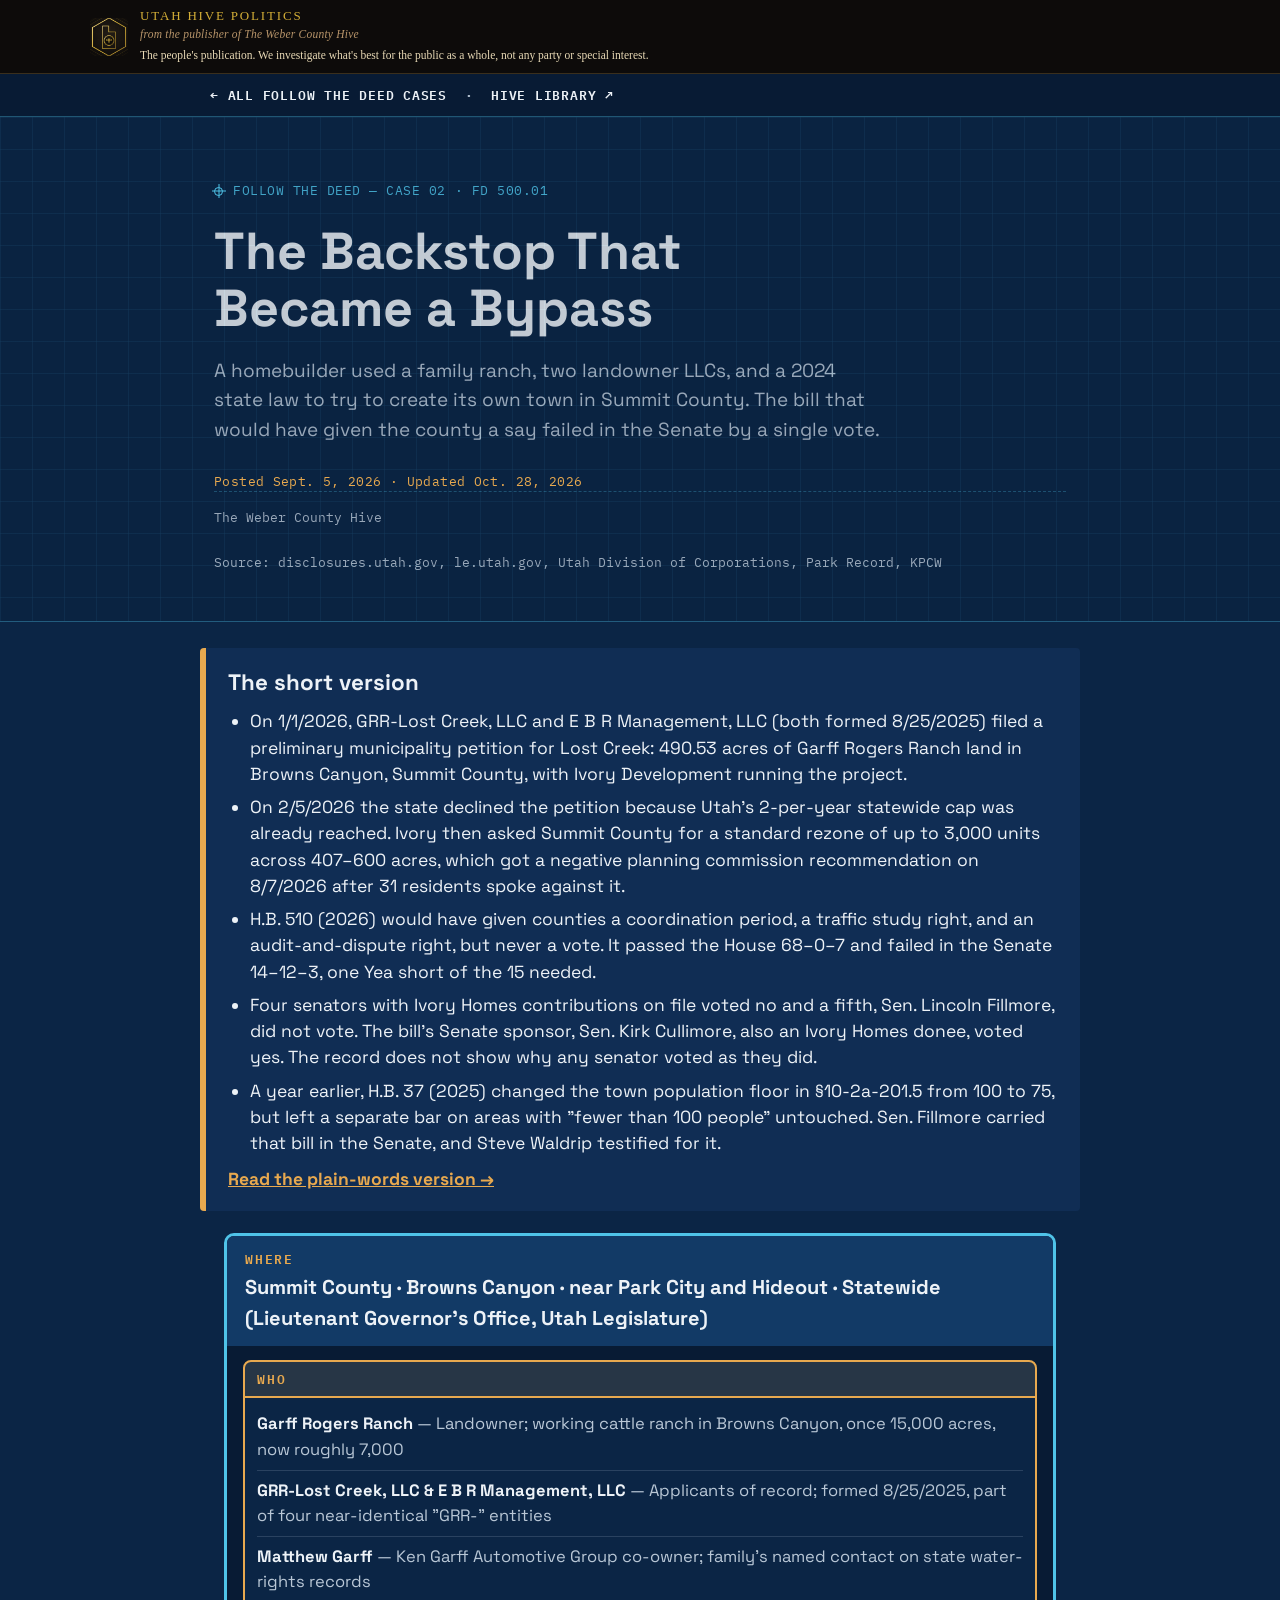
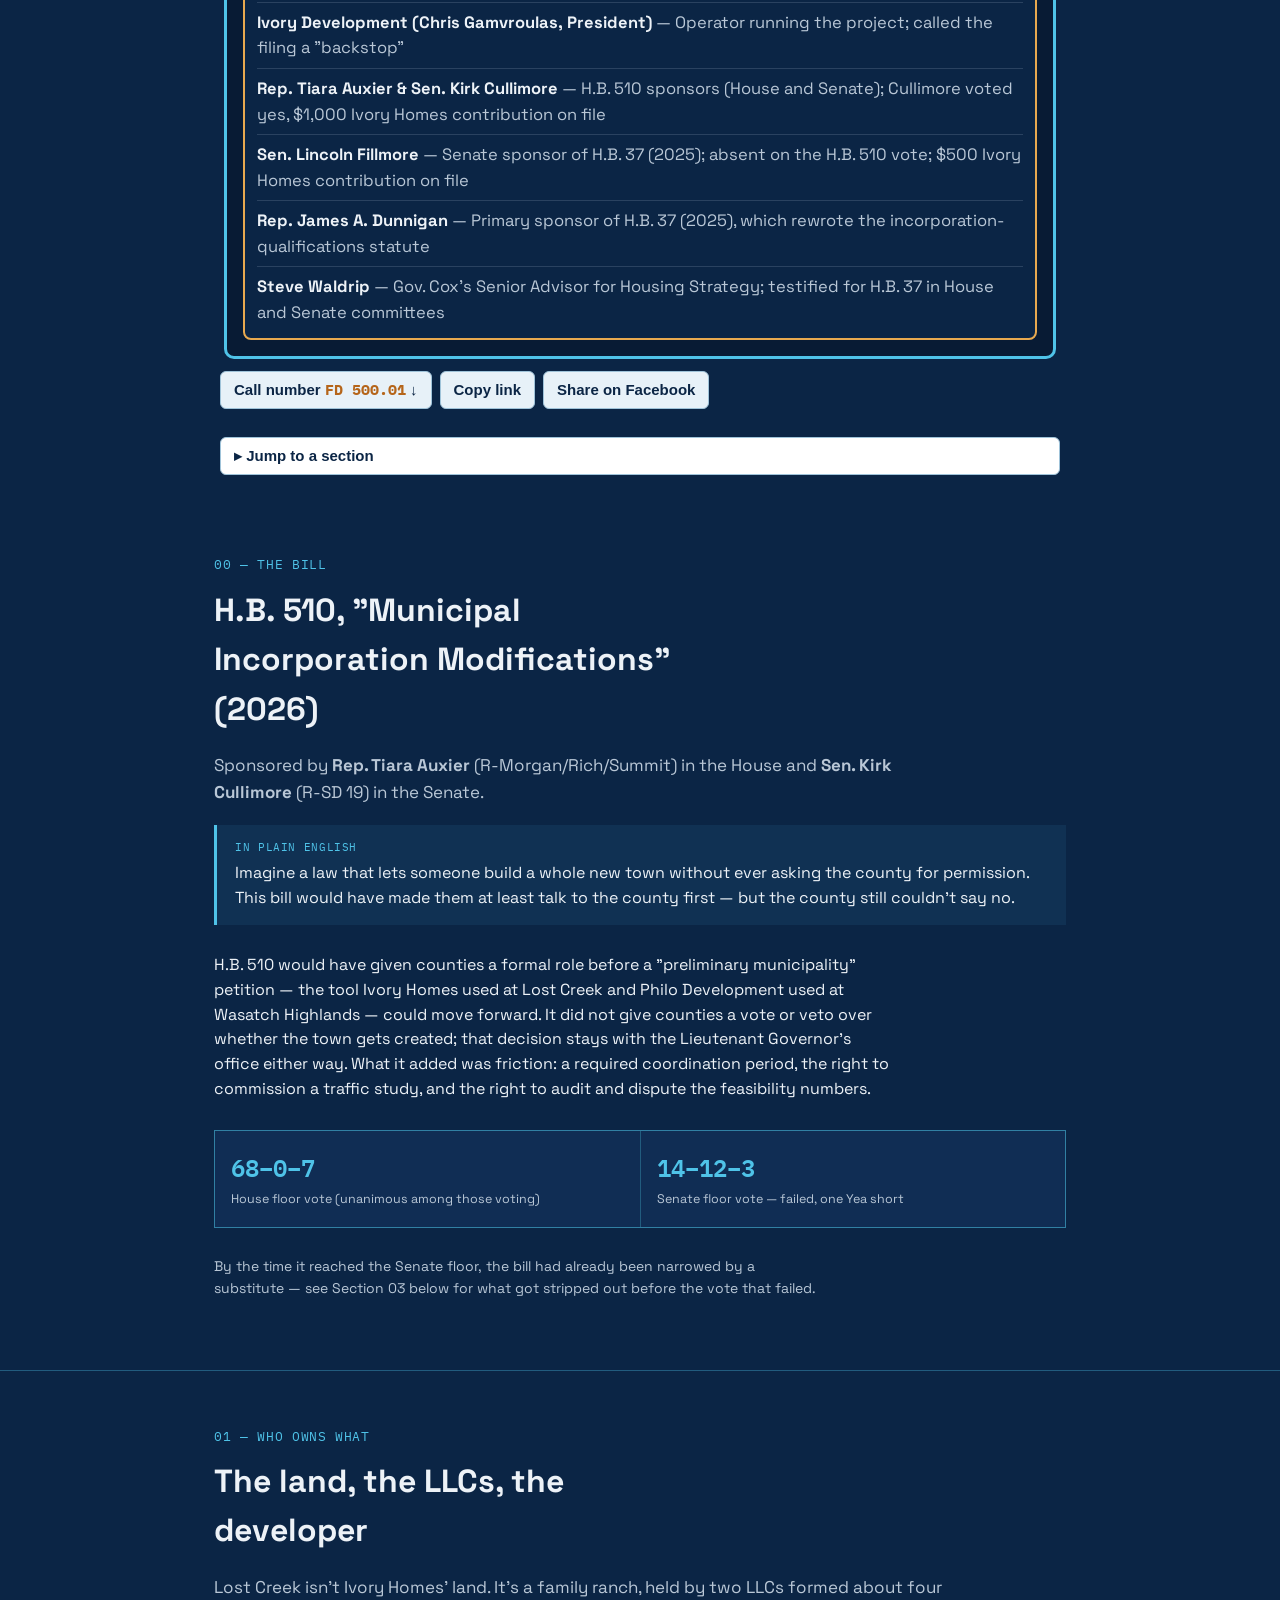
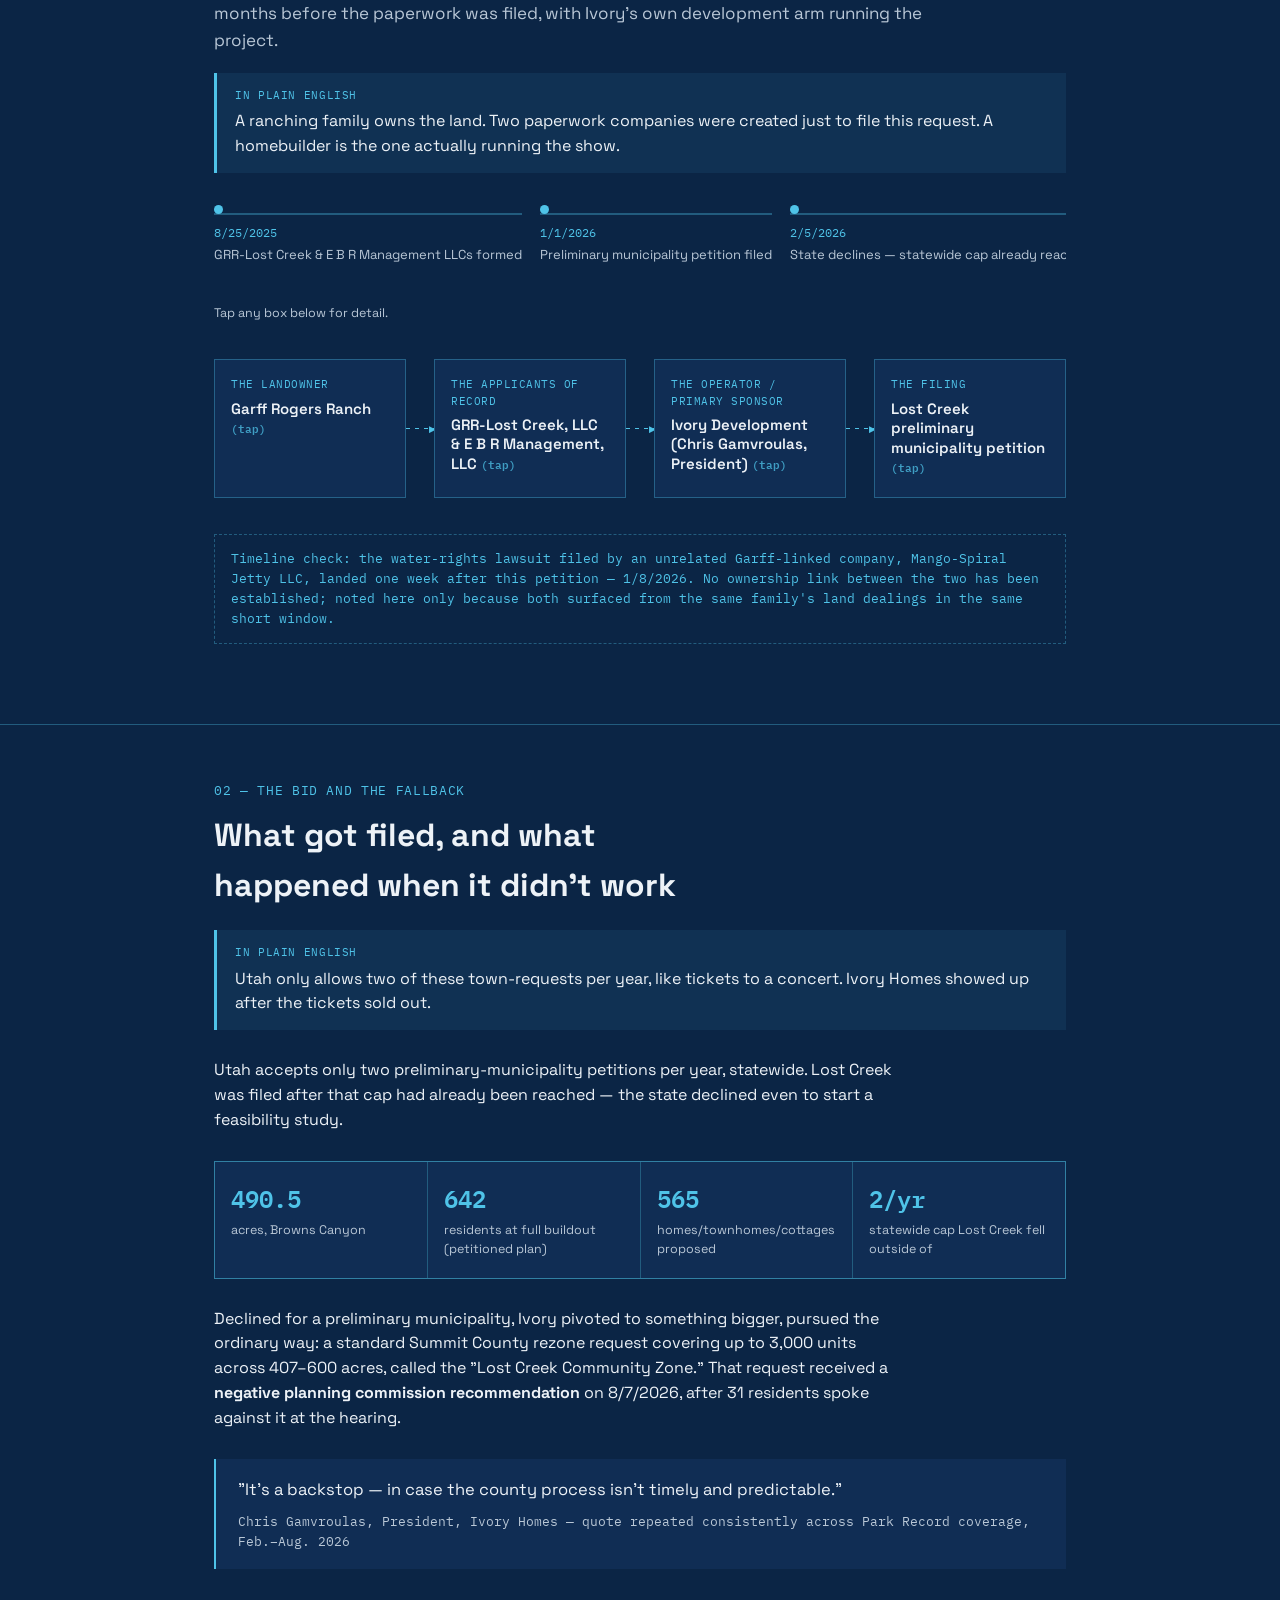
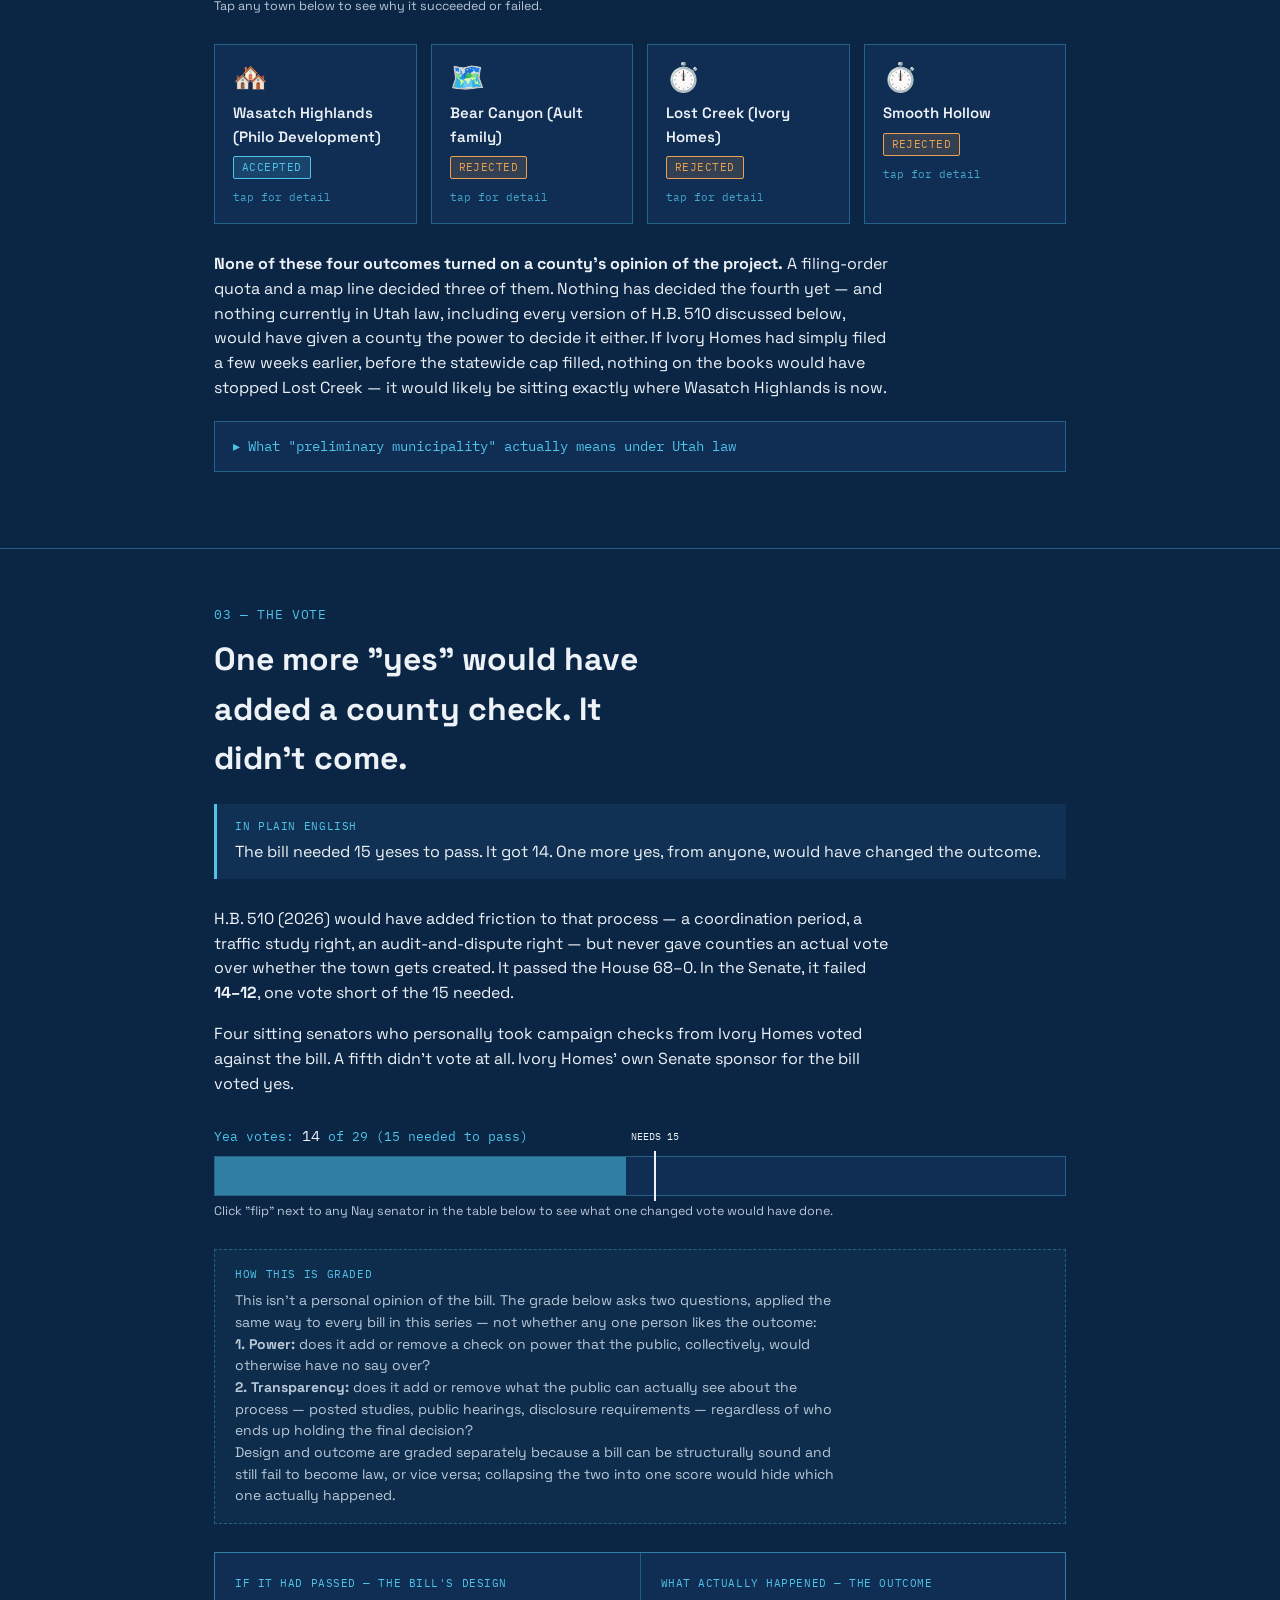
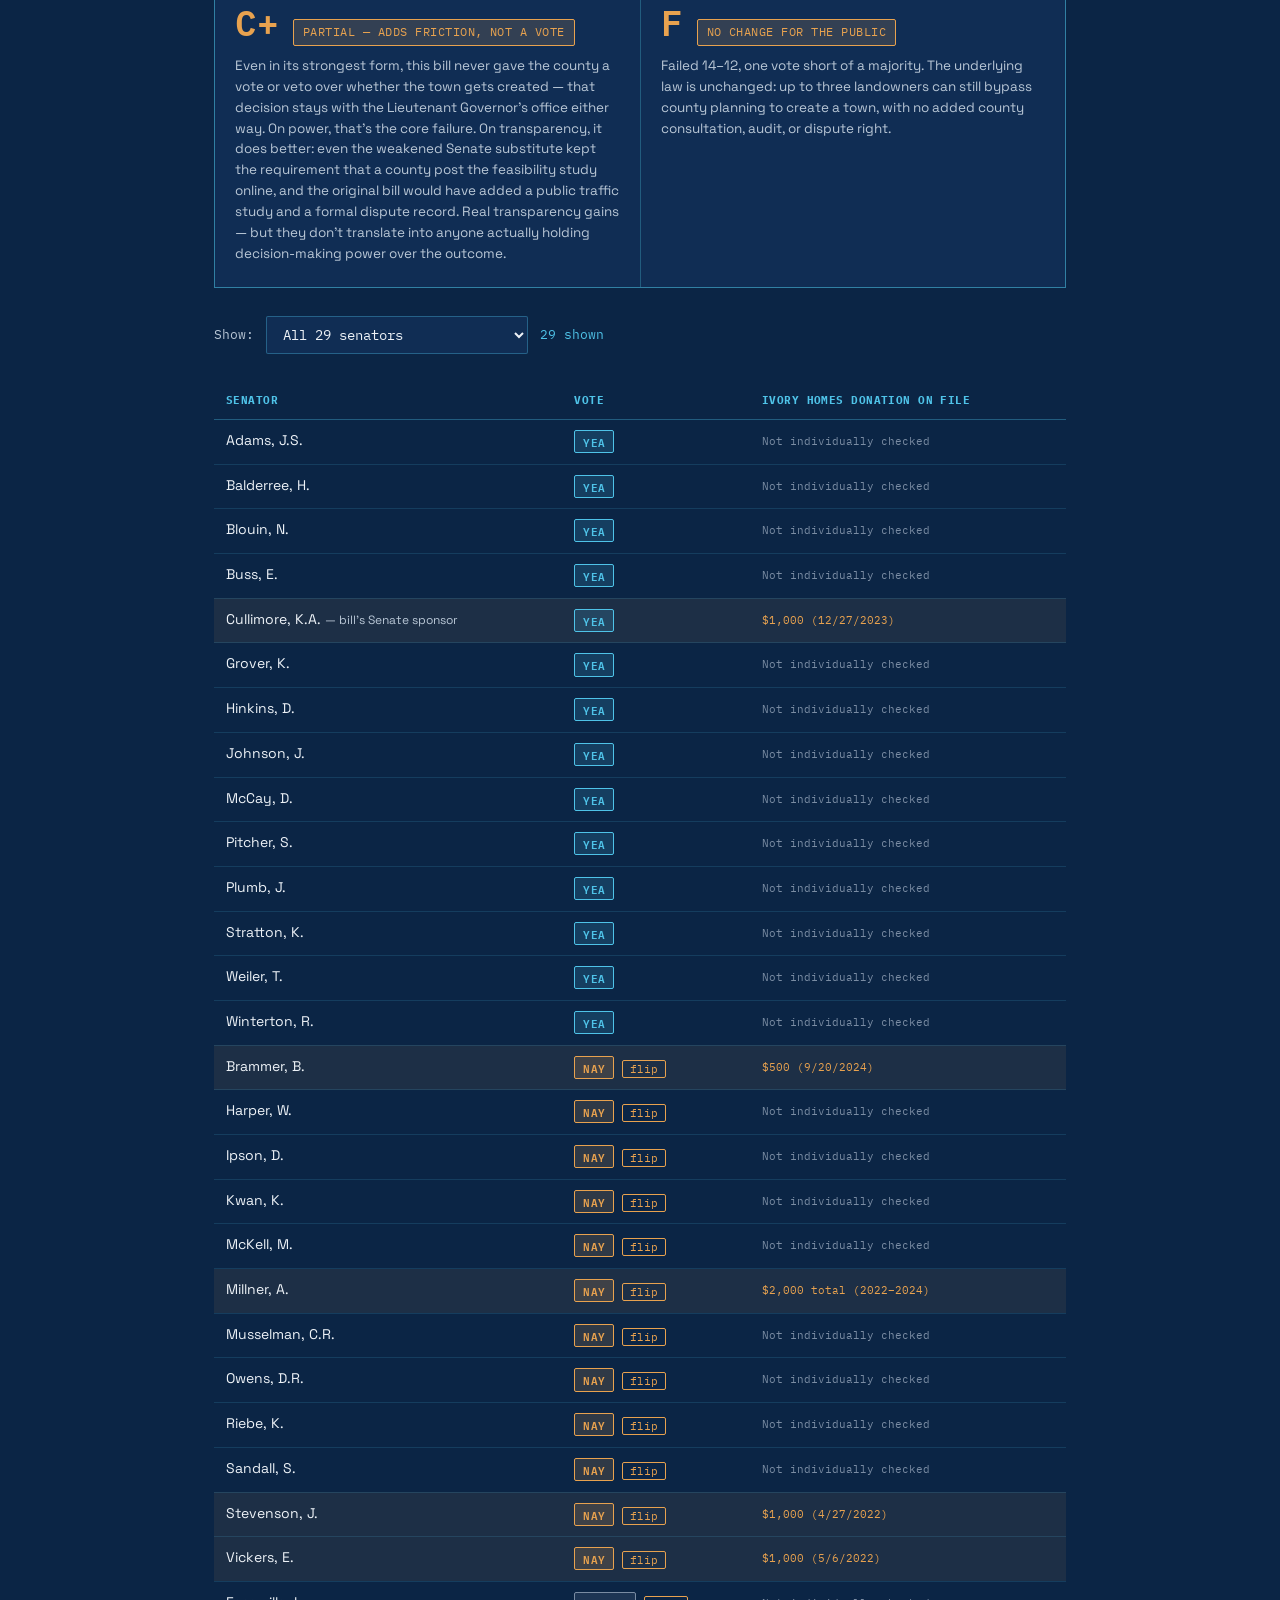
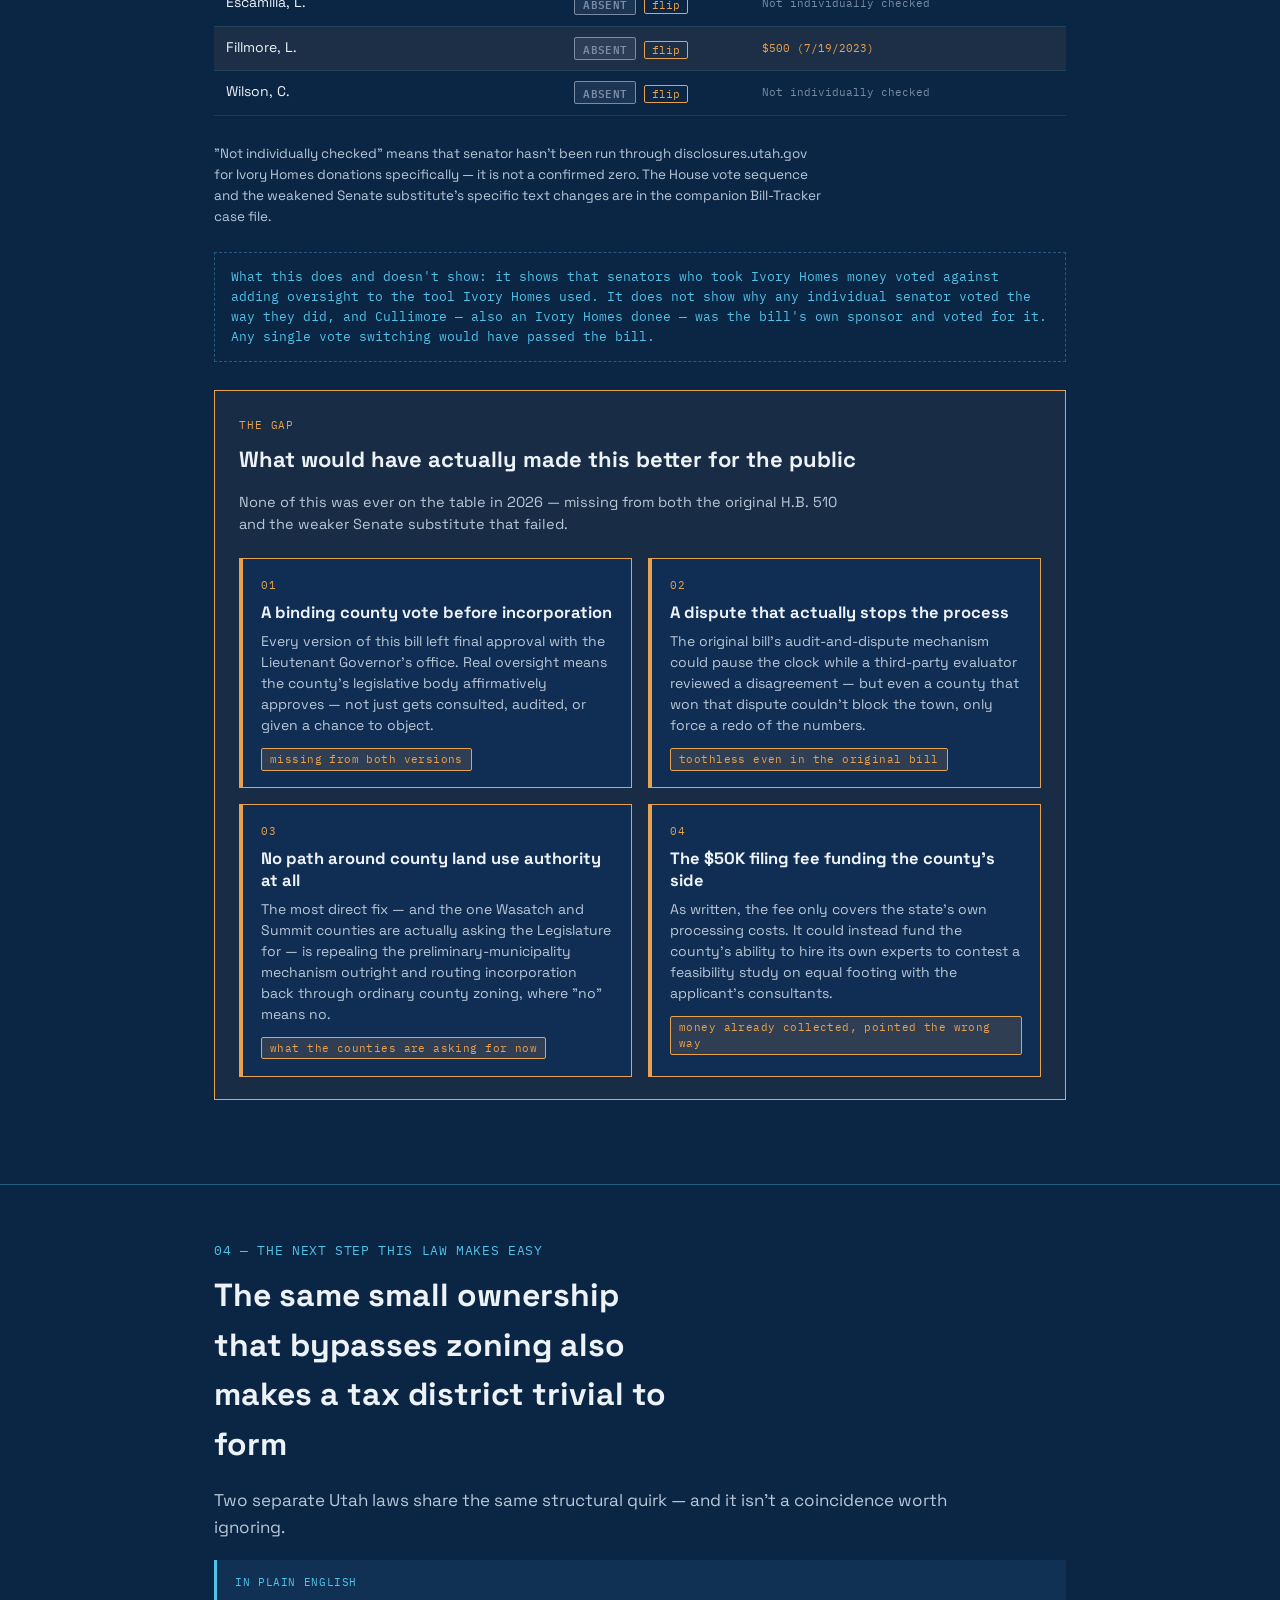
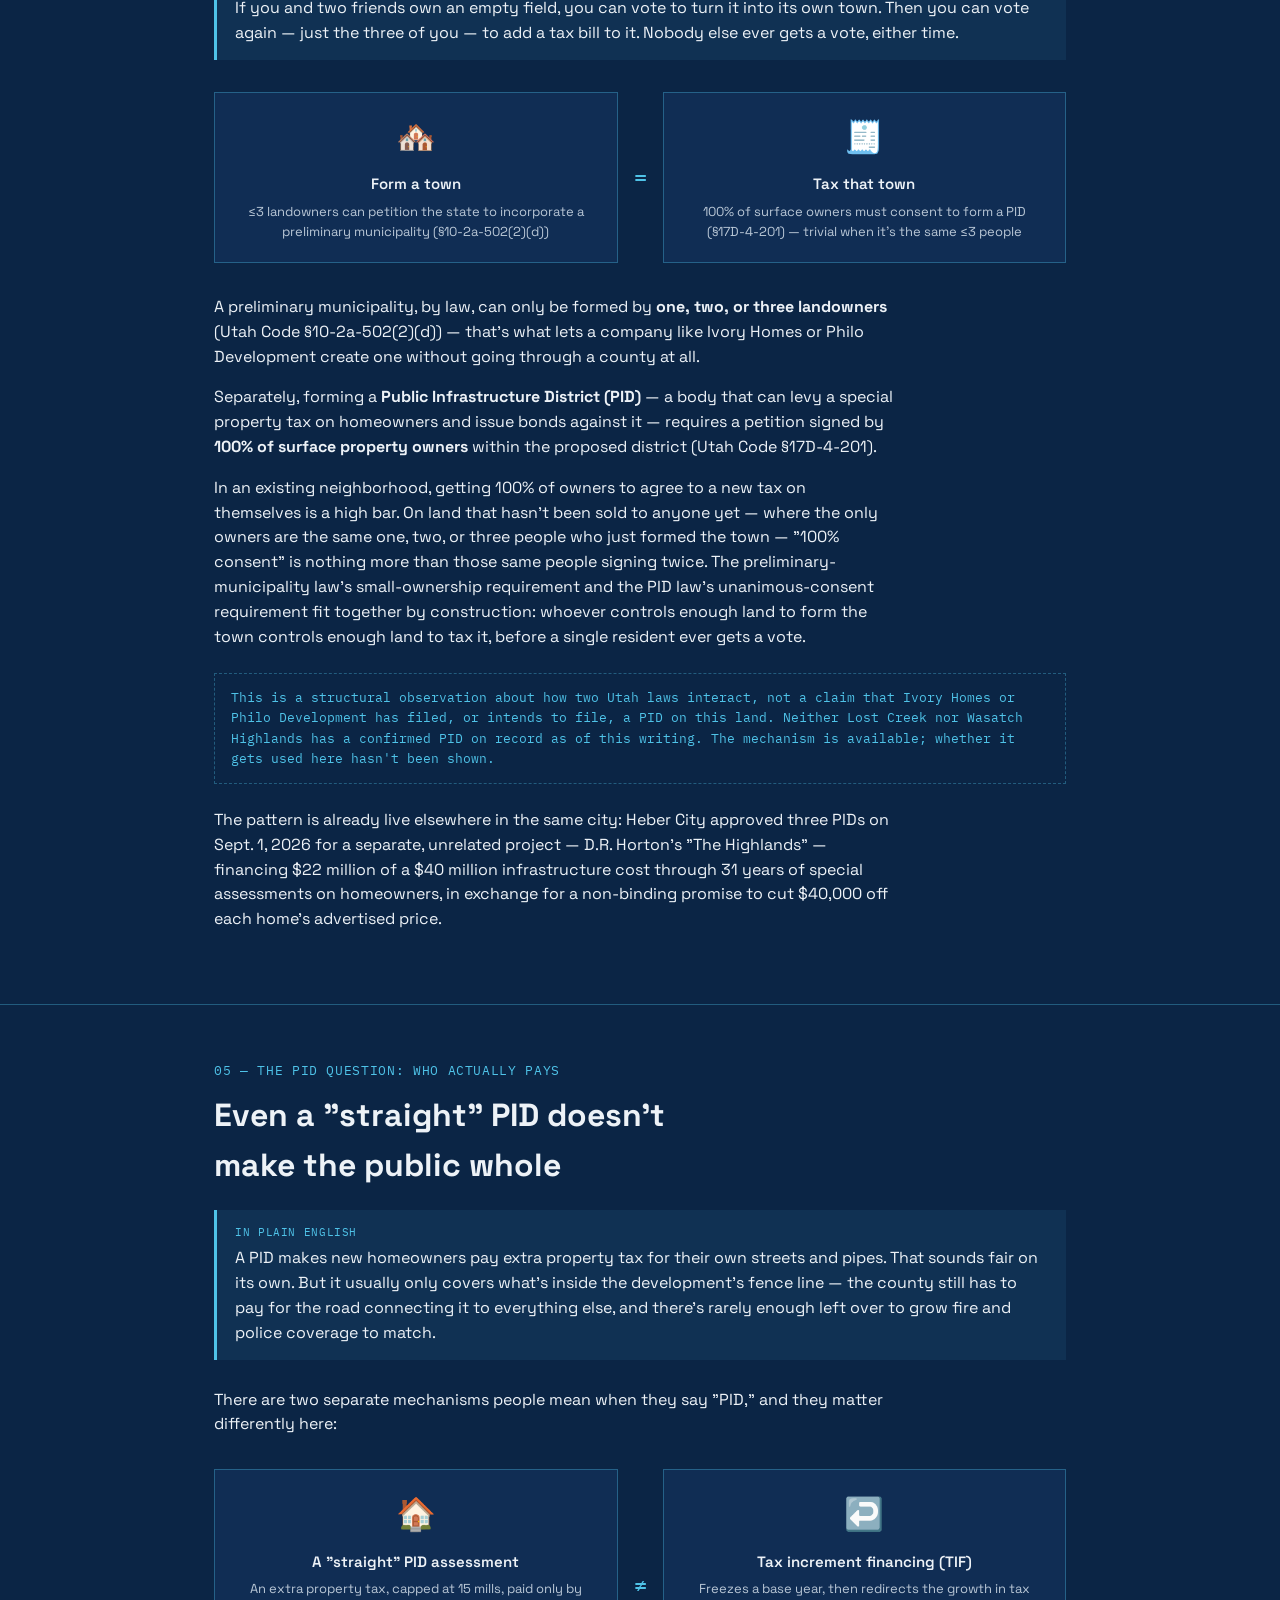
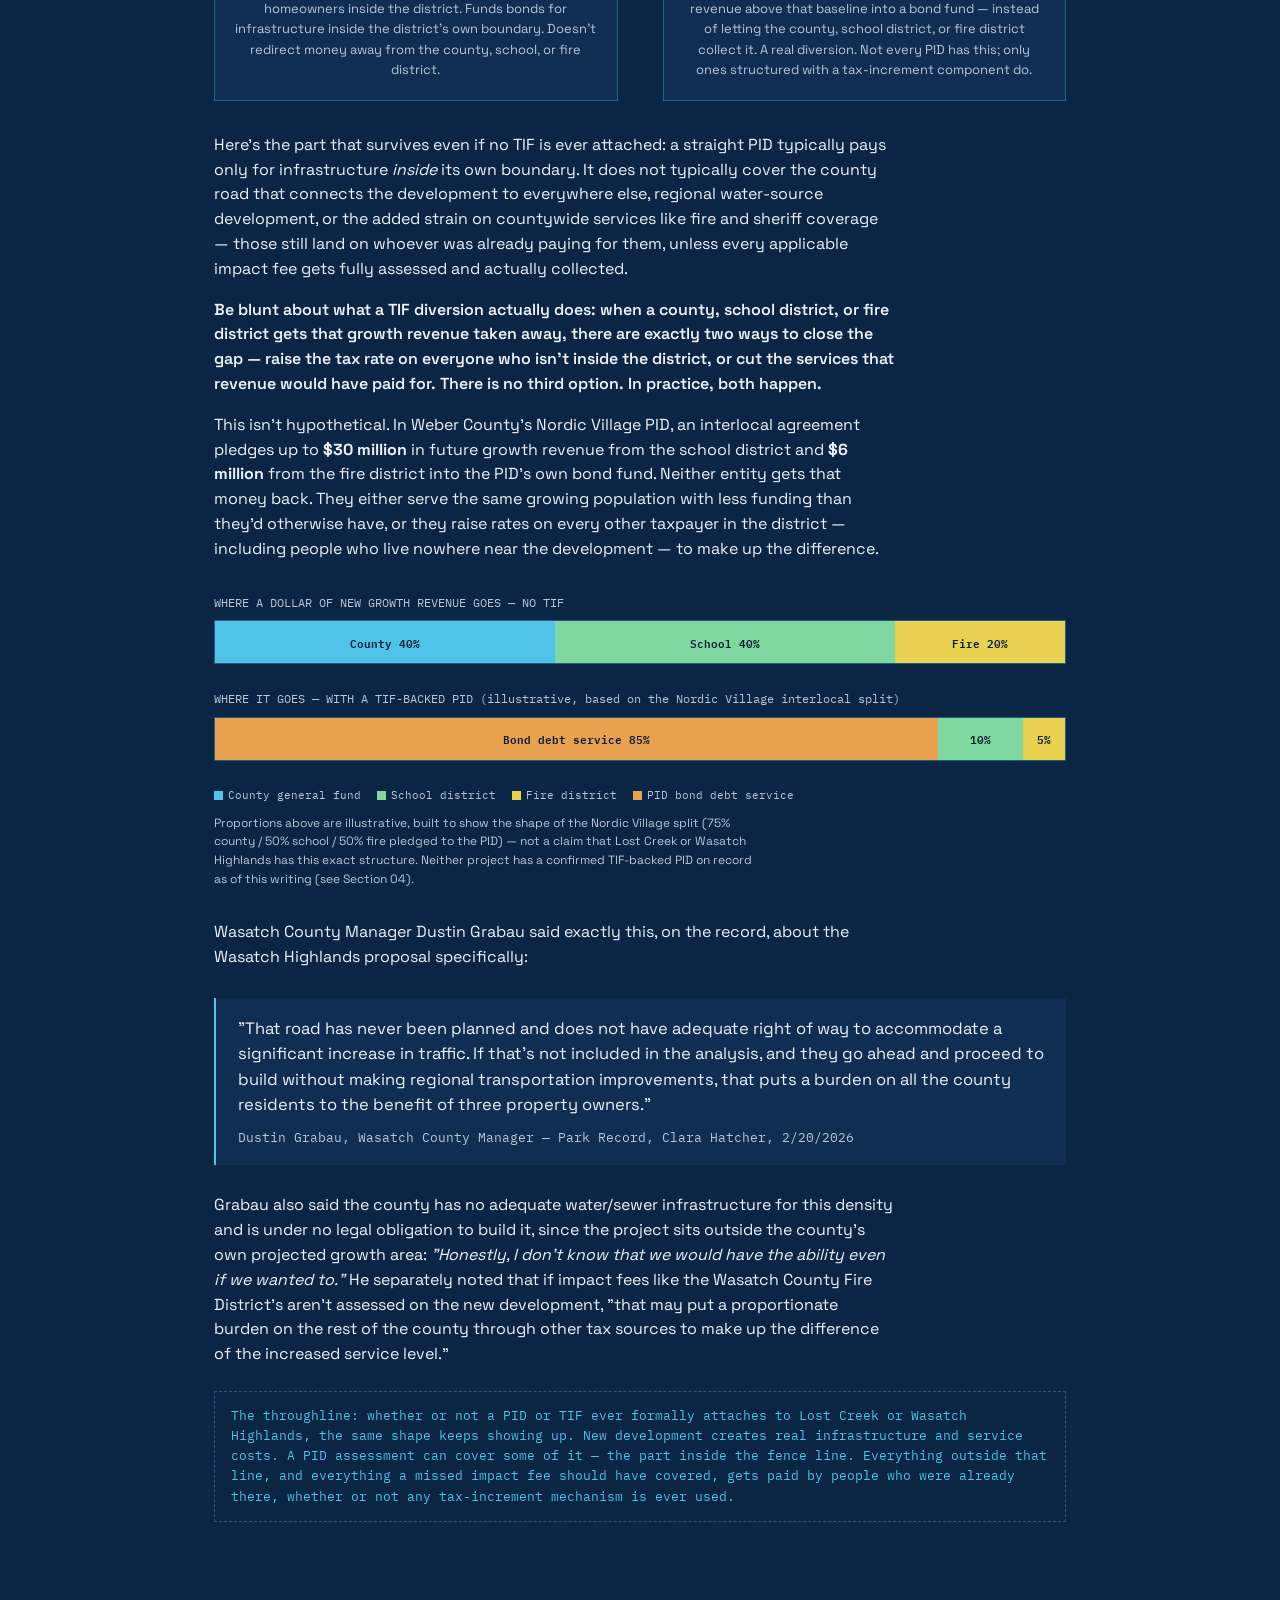
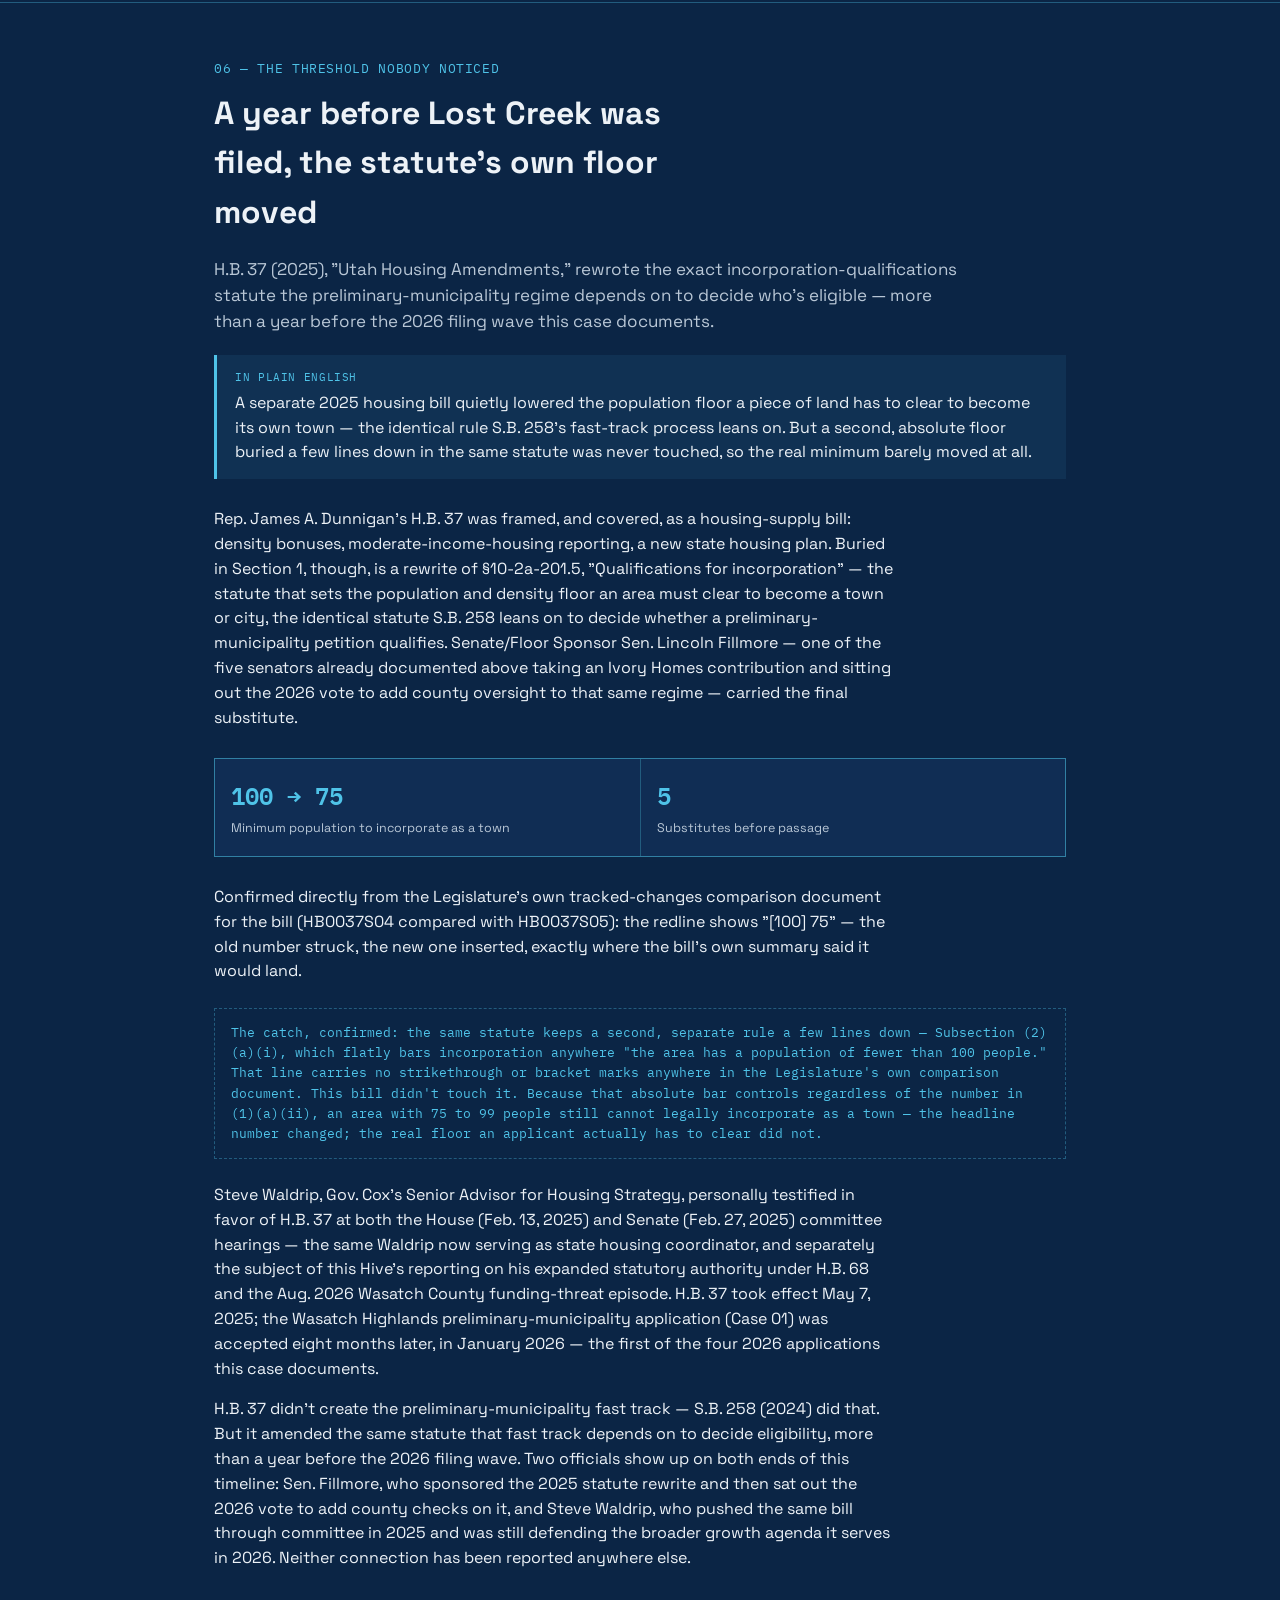
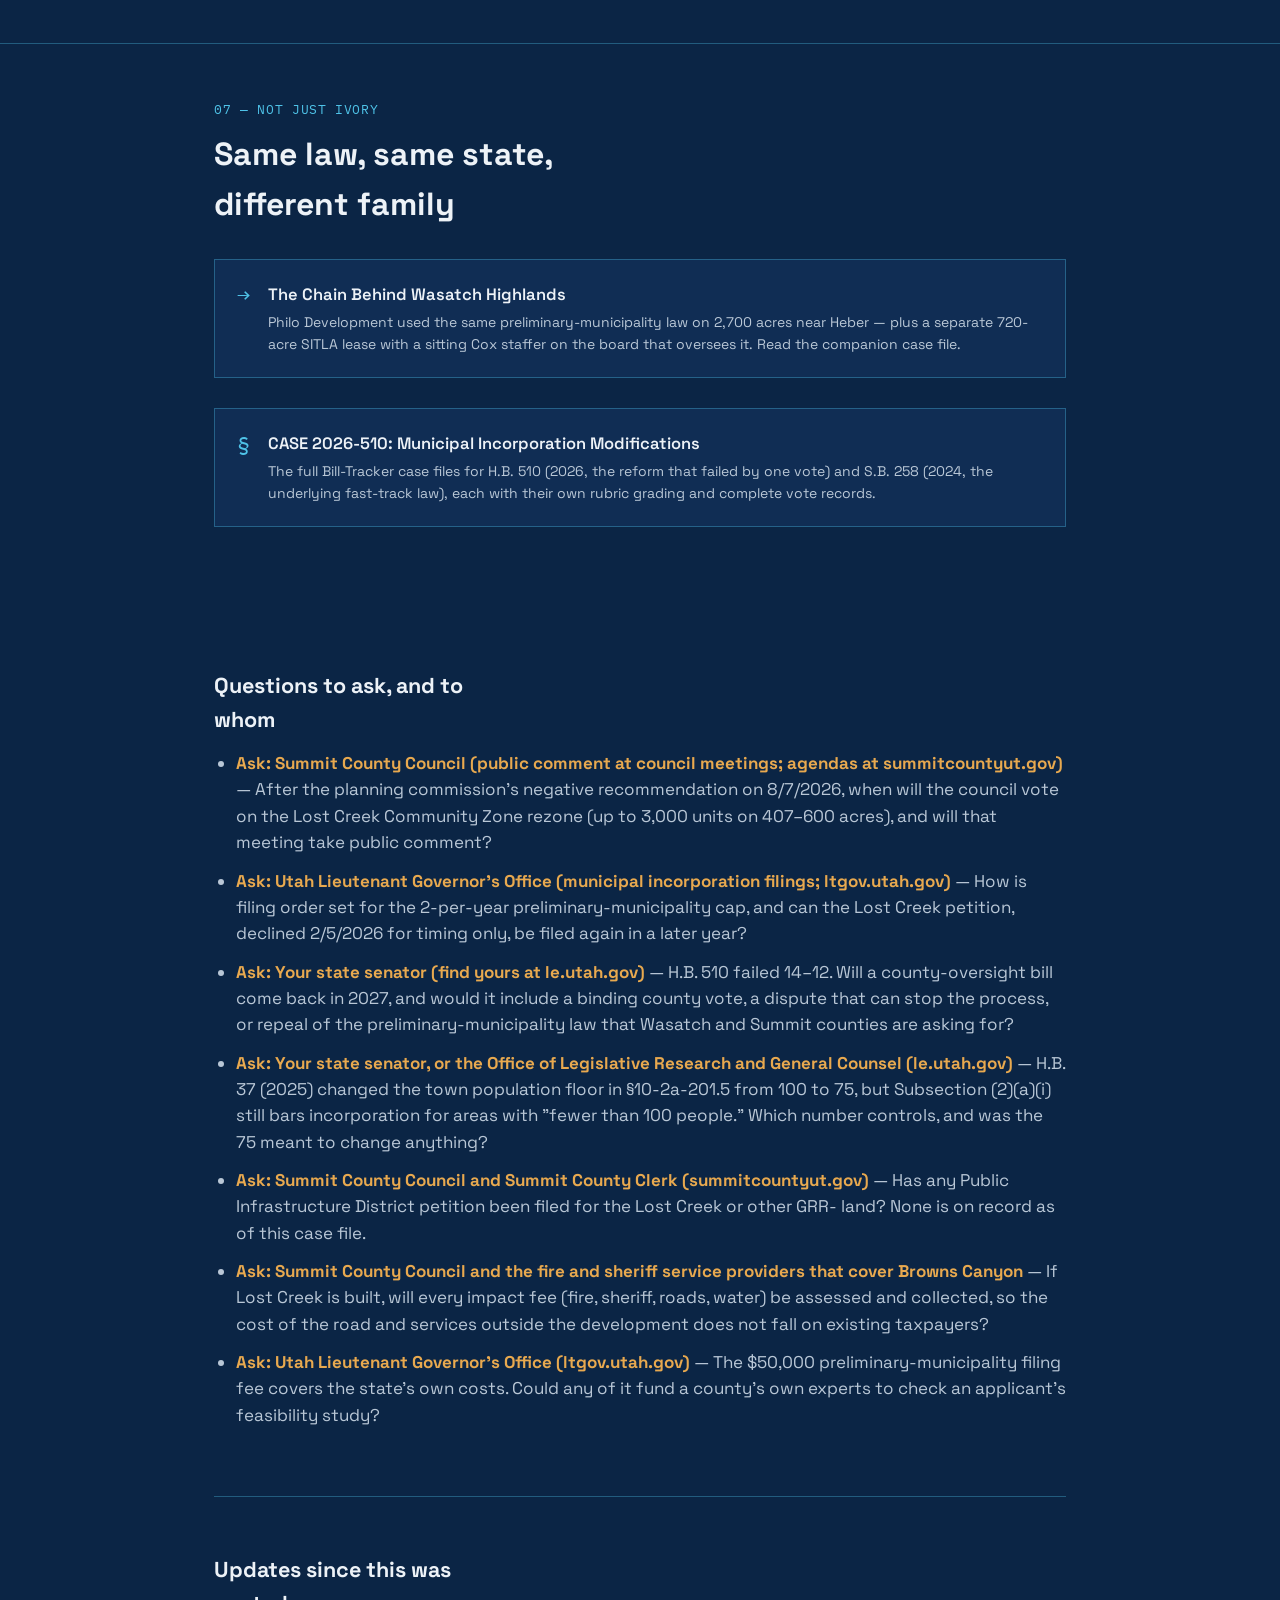
<file: weber-hive-ivory-lost-creek.html>
<!DOCTYPE html>
<html lang="en">
<head>
<meta charset="UTF-8">
<meta name="viewport" content="width=device-width, initial-scale=1.0">
<title>The Backstop That Became a Bypass | Follow the Deed | Utah Hive Politics</title>
<meta name="description" content="Ivory Homes used a landowner LLC and a 2024 state law to seek a town of its own in Summit County. The vote to add county oversight failed by one.">
<link rel="preconnect" href="https://fonts.googleapis.com">
<link rel="preconnect" href="https://fonts.gstatic.com" crossorigin>
<link href="https://fonts.googleapis.com/css2?family=IBM+Plex+Mono:wght@400;500;600&family=Space+Grotesk:wght@400;500;600;700&display=swap" rel="stylesheet">
<style>
  :root{
    --navy:#0B2545;
    --navy-deep:#081b34;
    --panel:#102d54;
    --cyan:#4FC3E8;
    --cyan-dim: rgba(79,195,232,0.35);
    --paper:#EDF2F7;
    --paper-dim:#B9C7D6;
    --nay:#E8A24F;
    --yea:#4FC3E8;
    --abs:#7A8CA3;
    --mono:'IBM Plex Mono', ui-monospace, monospace;
    --sans:'Space Grotesk', sans-serif;
  }
  *{box-sizing:border-box;}
  html{scroll-behavior:smooth;}
  body{
    margin:0;
    background:var(--navy);
    color:var(--paper);
    font-family:var(--sans);
    line-height:1.55;
  }
  .wrap{max-width:900px;margin:0 auto;padding:0 24px;}
  a{color:var(--cyan);}

  /* --- blueprint grid backdrop --- */
  .blueprint-bg{
    background-image:
      linear-gradient(var(--cyan-dim) 1px, transparent 1px),
      linear-gradient(90deg, var(--cyan-dim) 1px, transparent 1px);
    background-size:32px 32px;
    background-color:var(--navy-deep);
    opacity:0.18;
    position:absolute;
    inset:0;
    pointer-events:none;
  }

  /* --- masthead --- */
  header.masthead{
    position:relative;
    padding:64px 0 48px;
    border-bottom:1px solid var(--cyan-dim);
    overflow:hidden;
  }
  .case-tag{
    font-family:var(--mono);
    font-size:13px;
    letter-spacing:0.04em;
    color:var(--cyan);
    display:flex;
    align-items:center;
    gap:10px;
    margin-bottom:22px;
  }
  .case-tag .reg-mark{
    width:9px;height:9px;border:1px solid var(--cyan);border-radius:50%;
    position:relative;
  }
  .case-tag .reg-mark::after{
    content:"";position:absolute;top:50%;left:50%;
    width:14px;height:1px;background:var(--cyan);
    transform:translate(-50%,-50%);
  }
  .case-tag .reg-mark::before{
    content:"";position:absolute;top:50%;left:50%;
    width:1px;height:14px;background:var(--cyan);
    transform:translate(-50%,-50%);
  }
  h1.title{
    font-size:clamp(32px,5vw,52px);
    font-weight:700;
    line-height:1.08;
    margin:0 0 20px;
    max-width:16ch;
  }
  p.dek{
    font-size:19px;
    color:var(--paper-dim);
    max-width:56ch;
    margin:0 0 28px;
  }
  .byline{
    font-family:var(--mono);
    font-size:13px;
    color:var(--paper-dim);
    border-top:1px dashed var(--cyan-dim);
    padding-top:16px;
    display:flex;
    gap:24px;
    flex-wrap:wrap;
  }

  /* --- sections --- */
  section{padding:56px 0;position:relative;}
  section + section{border-top:1px solid var(--cyan-dim);}
  .sec-num{
    font-family:var(--mono);
    font-size:13px;
    color:var(--cyan);
    letter-spacing:0.05em;
    margin-bottom:10px;
  }
  h2{
    font-size:clamp(24px,3.4vw,32px);
    margin:0 0 18px;
    max-width:22ch;
  }
  p{max-width:68ch;}
  .lede{font-size:17px;color:var(--paper-dim);}

  /* --- entity chain diagram (horizontal flow on wide screens) --- */
  .chain{
    display:flex;
    flex-direction:row;
    align-items:stretch;
    gap:0;
    margin:36px 0;
    max-width:100%;
  }
  .chain-node{
    border:1px solid var(--cyan-dim);
    background:var(--panel);
    padding:16px 16px;
    position:relative;
    flex:1 1 0;
    min-width:0;
  }
  .chain-node .label{
    font-family:var(--mono);
    font-size:10.5px;
    color:var(--cyan);
    letter-spacing:0.05em;
    text-transform:uppercase;
    margin-bottom:6px;
  }
  .chain-node .name{font-weight:600;font-size:15px;margin-bottom:4px;line-height:1.3;}
  .chain-node .meta{font-size:12.5px;color:var(--paper-dim);}
  .chain-connector{
    flex:0 0 auto;
    width:28px;
    align-self:center;
    height:1px;
    background:repeating-linear-gradient(to right, var(--cyan) 0 4px, transparent 4px 9px);
    position:relative;
  }
  .chain-connector::after{
    content:"▶";
    position:absolute;
    top:-5px;
    right:-2px;
    font-size:9px;
    color:var(--cyan);
  }
  @media (max-width:760px){
    .chain{flex-direction:column;}
    .chain-node{flex:1 1 auto;}
    .chain-connector{
      width:1px; height:28px; align-self:flex-start; margin-left:24px;
      background:repeating-linear-gradient(to bottom, var(--cyan) 0 4px, transparent 4px 9px);
    }
    .chain-connector::after{content:"▼"; top:auto; bottom:-2px; left:-5px; right:auto;}
  }

  /* --- stat row --- */
  .stat-row{
    display:grid;
    grid-template-columns:repeat(auto-fit, minmax(130px,1fr));
    gap:1px;
    background:var(--cyan-dim);
    margin:28px 0;
    border:1px solid var(--cyan-dim);
  }
  .stat{
    background:var(--panel);
    padding:18px 16px;
  }
  .stat .num{font-family:var(--mono);font-size:24px;color:var(--cyan);font-weight:600;}
  .stat .lbl{font-size:12.5px;color:var(--paper-dim);margin-top:4px;}

  /* --- quote block --- */
  blockquote{
    margin:28px 0;
    padding:18px 22px;
    border-left:2px solid var(--cyan);
    background:var(--panel);
    font-size:16.5px;
    color:var(--paper);
  }
  blockquote cite{
    display:block;
    margin-top:10px;
    font-family:var(--mono);
    font-size:12.5px;
    color:var(--paper-dim);
    font-style:normal;
  }

  /* --- vote table --- */
  .vote-table-wrap{overflow-x:auto;margin:28px 0;}
  table.votes{
    border-collapse:collapse;
    width:100%;
    min-width:560px;
    font-size:14px;
  }
  table.votes th{
    font-family:var(--mono);
    font-size:11px;
    text-transform:uppercase;
    letter-spacing:0.04em;
    color:var(--cyan);
    text-align:left;
    padding:10px 12px;
    border-bottom:1px solid var(--cyan-dim);
  }
  table.votes td{
    padding:10px 12px;
    border-bottom:1px solid rgba(79,195,232,0.15);
    vertical-align:top;
  }
  table.votes tr.flagged td{background:rgba(232,162,79,0.08);}
  .pill{
    font-family:var(--mono);
    font-size:11px;
    font-weight:600;
    padding:2px 8px;
    border-radius:2px;
    display:inline-block;
    letter-spacing:0.03em;
  }
  .pill.yea{background:rgba(79,195,232,0.16);color:var(--yea);border:1px solid var(--yea);}
  .pill.nay{background:rgba(232,162,79,0.16);color:var(--nay);border:1px solid var(--nay);}
  .pill.abs{background:rgba(122,140,163,0.16);color:var(--abs);border:1px solid var(--abs);}

  /* --- rubric methodology box --- */
  .rubric-box{
    border:1px dashed var(--cyan-dim);
    background:rgba(79,195,232,0.05);
    padding:16px 20px;
    margin:24px 0;
  }
  .rubric-kicker{
    font-family:var(--mono);
    font-size:10.5px;
    letter-spacing:0.06em;
    text-transform:uppercase;
    color:var(--cyan);
    margin-bottom:8px;
  }
  .rubric-box p{
    font-size:14px;
    color:var(--paper-dim);
    margin:0;
  }

  /* --- grade box --- */
  .grade-box{
    display:grid;
    grid-template-columns:1fr 1fr;
    gap:1px;
    background:var(--cyan-dim);
    border:1px solid var(--cyan-dim);
    margin:28px 0;
  }
  .grade-panel{background:var(--panel);padding:22px 20px;}
  .grade-panel .gp-kicker{
    font-family:var(--mono);
    font-size:11px;
    letter-spacing:0.05em;
    text-transform:uppercase;
    color:var(--cyan);
    margin-bottom:12px;
  }
  .grade-panel .gp-row{display:flex;align-items:baseline;gap:14px;margin-bottom:10px;}
  .grade-letter{
    font-family:var(--mono);
    font-size:36px;
    font-weight:600;
    line-height:1;
  }
  .grade-letter.good{color:var(--yea);}
  .grade-letter.bad{color:var(--nay);}
  .grade-label{
    font-family:var(--mono);
    font-size:12px;
    letter-spacing:0.04em;
    padding:3px 9px;
    border-radius:2px;
  }
  .grade-label.good{background:rgba(79,195,232,0.16);color:var(--yea);border:1px solid var(--yea);}
  .grade-label.bad{background:rgba(232,162,79,0.16);color:var(--nay);border:1px solid var(--nay);}
  .grade-panel p{font-size:13.5px;color:var(--paper-dim);margin:0;max-width:none;}
  @media (max-width:600px){.grade-box{grid-template-columns:1fr;}}

  /* --- vote filter dropdown --- */
  .vote-controls{
    display:flex;
    align-items:center;
    gap:12px;
    margin:24px 0 4px;
    flex-wrap:wrap;
  }
  .vote-controls label{
    font-family:var(--mono);
    font-size:12.5px;
    color:var(--paper-dim);
  }
  select.vote-filter{
    background:var(--panel);
    color:var(--paper);
    border:1px solid var(--cyan-dim);
    font-family:var(--mono);
    font-size:13.5px;
    padding:8px 12px;
    border-radius:2px;
    cursor:pointer;
  }
  select.vote-filter:focus{outline:2px solid var(--cyan);outline-offset:1px;}
  .vote-count{
    font-family:var(--mono);
    font-size:12.5px;
    color:var(--cyan);
  }
  tr.vote-row.is-hidden{display:none;}
  .tag-donee{
    font-family:var(--mono);
    font-size:11px;
    color:var(--nay);
  }
  .tag-notchecked{
    font-family:var(--mono);
    font-size:11px;
    color:var(--abs);
  }

  /* --- plain-language callout --- */
  .plain{
    background:rgba(79,195,232,0.08);
    border-left:3px solid var(--cyan);
    padding:14px 18px;
    margin:20px 0 28px;
    font-size:16px;
  }
  .plain .plain-label{
    font-family:var(--mono);
    font-size:10.5px;
    letter-spacing:0.06em;
    text-transform:uppercase;
    color:var(--cyan);
    display:block;
    margin-bottom:6px;
  }

  /* --- timeline strip --- */
  .timeline{
    display:flex;
    overflow-x:auto;
    gap:0;
    margin:32px 0;
    padding-bottom:8px;
  }
  .tl-item{
    flex:0 0 auto;
    min-width:150px;
    padding:0 18px 0 0;
    position:relative;
  }
  .tl-item::before{
    content:"";
    position:absolute;
    top:8px; left:0; right:18px;
    height:2px;
    background:var(--cyan-dim);
  }
  .tl-item:last-child::before{display:none;}
  .tl-dot{
    width:9px;height:9px;border-radius:50%;
    background:var(--cyan);
    margin-bottom:10px;
    position:relative;
    z-index:1;
  }
  .tl-date{font-family:var(--mono);font-size:11.5px;color:var(--cyan);margin-bottom:4px;}
  .tl-label{font-size:13px;color:var(--paper-dim);line-height:1.4;}

  /* --- icon grid (4 applicants) --- */
  .icon-grid{
    display:grid;
    grid-template-columns:repeat(auto-fit, minmax(190px,1fr));
    gap:14px;
    margin:28px 0;
  }
  .icon-card{
    border:1px solid var(--cyan-dim);
    background:var(--panel);
    padding:18px;
    cursor:pointer;
    transition:border-color .15s;
  }
  .icon-card:hover, .icon-card:focus{border-color:var(--cyan);outline:none;}
  .icon-card .icon-glyph{font-size:28px;line-height:1;margin-bottom:10px;}
  .icon-card .icon-name{font-weight:600;font-size:15px;margin-bottom:6px;}
  .icon-card .icon-status{
    font-family:var(--mono);font-size:11px;letter-spacing:0.04em;
    padding:2px 8px;border-radius:2px;display:inline-block;margin-bottom:10px;
  }
  .icon-card .icon-status.ok{background:rgba(79,195,232,0.16);color:var(--yea);border:1px solid var(--yea);}
  .icon-card .icon-status.no{background:rgba(232,162,79,0.16);color:var(--nay);border:1px solid var(--nay);}
  .icon-card .icon-detail{
    font-size:13.5px;color:var(--paper-dim);
    max-height:0; overflow:hidden;
    transition:max-height .2s ease;
  }
  .icon-card.open .icon-detail{max-height:200px;margin-top:4px;}
  .icon-card .icon-hint{font-family:var(--mono);font-size:10.5px;color:var(--cyan);opacity:.8;}

  /* --- vote gauge --- */
  .gauge-wrap{margin:28px 0;}
  .gauge-track{
    position:relative;
    height:40px;
    background:var(--panel);
    border:1px solid var(--cyan-dim);
    overflow:visible;
  }
  .gauge-fill{
    position:absolute; top:0; left:0; bottom:0;
    background:var(--yea);
    opacity:.55;
    transition:width .25s ease;
  }
  .gauge-threshold{
    position:absolute; top:-6px; bottom:-6px;
    width:2px;
    background:var(--paper);
  }
  .gauge-threshold::after{
    content:"NEEDS 15";
    position:absolute; top:-22px; left:50%;
    transform:translateX(-50%);
    font-family:var(--mono); font-size:10px; color:var(--paper);
    white-space:nowrap;
  }
  .gauge-label{
    font-family:var(--mono); font-size:13px; color:var(--cyan);
    margin-top:28px; margin-bottom:8px;
  }
  .gauge-count{font-size:15px;color:var(--paper);}
  .gauge-hint{font-size:12.5px;color:var(--paper-dim);margin-top:6px;}
  .flip-btn{
    font-family:var(--mono);
    font-size:11px;
    background:transparent;
    border:1px solid var(--nay);
    color:var(--nay);
    padding:1px 7px;
    border-radius:2px;
    cursor:pointer;
    margin-left:8px;
  }
  .flip-btn:hover{background:rgba(232,162,79,0.16);}
  .flip-btn.flipped{border-color:var(--yea);color:var(--yea);}
  .flip-btn.flipped:hover{background:rgba(79,195,232,0.16);}

  /* --- diversion chart --- */
  .diversion-chart{margin:32px 0;}
  .div-bar-row{margin-bottom:26px;}
  .div-bar-label{
    font-family:var(--mono); font-size:12px; color:var(--paper-dim);
    margin-bottom:8px;
  }
  .div-bar{
    display:flex; height:44px; border:1px solid var(--cyan-dim); overflow:hidden;
  }
  .div-seg{
    display:flex; align-items:center; justify-content:center;
    font-family:var(--mono); font-size:11px; color:var(--navy-deep); font-weight:600;
  }
  .div-seg.county{background:var(--cyan);}
  .div-seg.school{background:#7FD8A0;}
  .div-seg.fire{background:#E8D24F;}
  .div-seg.bond{background:var(--nay); color:var(--navy-deep);}
  .div-legend{
    display:flex; gap:16px; flex-wrap:wrap; margin-top:10px;
    font-family:var(--mono); font-size:11px; color:var(--paper-dim);
  }
  .div-legend span{display:inline-flex; align-items:center; gap:5px;}
  .div-legend .dot{width:9px;height:9px;display:inline-block;}

  /* --- two-law icon comparison --- */
  .compare-row{
    display:grid;
    grid-template-columns:1fr auto 1fr;
    gap:16px;
    align-items:center;
    margin:32px 0;
  }
  .compare-card{
    border:1px solid var(--cyan-dim);
    background:var(--panel);
    padding:20px;
    text-align:center;
  }
  .compare-card .cc-glyph{font-size:32px;margin-bottom:10px;}
  .compare-card .cc-title{font-weight:600;font-size:15px;margin-bottom:6px;}
  .compare-card .cc-desc{font-size:13px;color:var(--paper-dim);}
  .compare-eq{
    font-family:var(--mono);
    font-size:22px;
    color:var(--cyan);
    text-align:center;
  }
  @media (max-width:600px){
    .compare-row{grid-template-columns:1fr;}
    .compare-eq{transform:rotate(90deg);}
  }

  /* --- chain node toggle --- */
  .chain-node{cursor:pointer;}
  .chain-node .meta{
    max-height:0; overflow:hidden;
    transition:max-height .2s ease;
    margin-top:0;
  }
  .chain-node.open .meta{max-height:220px;margin-top:6px;}
  .chain-node .tap-hint{
    font-family:var(--mono);font-size:10.5px;color:var(--cyan);opacity:.75;
  }

  /* --- fix cards (what would make it better) --- */
  .fix-section{
    margin:28px 0;
    border:1px solid var(--nay);
    background:rgba(232,162,79,0.06);
    padding:26px 24px 22px;
  }
  .fix-section .fix-kicker{
    font-family:var(--mono);
    font-size:11px;
    letter-spacing:0.08em;
    text-transform:uppercase;
    color:var(--nay);
    margin-bottom:8px;
  }
  .fix-section h3{
    font-size:22px;
    margin:0 0 6px;
    color:var(--paper);
  }
  .fix-section .fix-sub{
    font-size:14.5px;
    color:var(--paper-dim);
    margin-bottom:22px;
  }
  .fix-grid{
    display:grid;
    grid-template-columns:repeat(auto-fit, minmax(260px,1fr));
    gap:16px;
  }
  .fix-card{
    background:var(--panel);
    border:1px solid var(--nay);
    border-left:4px solid var(--nay);
    padding:18px 18px 16px;
  }
  .fix-card .fix-num{
    font-family:var(--mono);
    font-size:11px;
    color:var(--nay);
    letter-spacing:0.05em;
    margin-bottom:8px;
  }
  .fix-card .fix-title{
    font-weight:700;
    font-size:16.5px;
    color:var(--paper);
    margin-bottom:8px;
    line-height:1.3;
  }
  .fix-card .fix-desc{
    font-size:14px;
    color:var(--paper-dim);
    line-height:1.5;
  }
  .fix-card .fix-status{
    display:inline-block;
    margin-top:12px;
    font-family:var(--mono);
    font-size:10.5px;
    letter-spacing:0.04em;
    color:var(--nay);
    background:rgba(232,162,79,0.14);
    border:1px solid var(--nay);
    padding:2px 8px;
    border-radius:2px;
  }

  .src-dropdown ul{list-style:none;padding:0;margin:0;font-family:var(--mono);}
  .src-dropdown ul li{margin-bottom:8px;font-size:11.5px;color:var(--paper-dim);line-height:1.5;}
  .src-dropdown summary{padding:0 0 4px;}

  .margin-note{
    font-family:var(--mono);
    font-size:13px;
    color:var(--cyan);
    border:1px dashed var(--cyan-dim);
    padding:14px 16px;
    margin:24px 0;
  }

  /* --- cross-link card --- */
  .crosslink{
    display:flex;
    gap:18px;
    align-items:flex-start;
    border:1px solid var(--cyan-dim);
    background:var(--panel);
    padding:22px;
    margin:30px 0;
    text-decoration:none;
  }
  .crosslink .glyph{
    font-family:var(--mono);
    font-size:22px;
    color:var(--cyan);
    line-height:1;
    margin-top:2px;
  }
  .crosslink .ct-title{font-weight:600;font-size:16.5px;color:var(--paper);margin-bottom:4px;}
  .crosslink .ct-desc{font-size:14px;color:var(--paper-dim);}
  .crosslink:hover{border-color:var(--cyan);}

  details{
    margin:20px 0;
    border:1px solid var(--cyan-dim);
    background:var(--panel);
    padding:0;
  }
  details summary{
    cursor:pointer;
    padding:14px 18px;
    font-family:var(--mono);
    font-size:13.5px;
    color:var(--cyan);
    list-style:none;
  }
  details summary::-webkit-details-marker{display:none;}
  details summary::before{content:"▸ ";}
  details[open] summary::before{content:"▾ ";}
  details .details-body{padding:0 18px 18px;font-size:14.5px;color:var(--paper-dim);}
  details .details-body ul{padding-left:20px;}

  div.fd-oldfoot{
    padding:48px 0 64px;
    font-family:var(--mono);
    font-size:12.5px;
    color:var(--paper-dim);
    border-top:1px solid var(--cyan-dim);
  }
  div.fd-oldfoot a{color:var(--cyan);}
  div.fd-oldfoot .foot-grid{
    display:flex;
    flex-wrap:wrap;
    gap:24px;
    margin-bottom:24px;
  }
  div.fd-oldfoot .foot-col{min-width:180px;}
  div.fd-oldfoot .foot-col h4{
    color:var(--paper);
    font-family:var(--sans);
    font-size:13px;
    margin:0 0 8px;
  }
  div.fd-oldfoot .foot-col ul{list-style:none;padding:0;margin:0;}
  div.fd-oldfoot .foot-col li{margin-bottom:6px;}

  @media (max-width:640px){
    header.masthead{padding:44px 0 32px;}
    section{padding:40px 0;}
  }
</style>
<link rel="stylesheet" href="fd-parts.css?v=5">
</head>
<body>
<div class="hb-bar"><a href="https://webercountyhive.substack.com/" target="_blank" rel="noopener"><img src="uhp-badge.png" alt="Utah Hive Politics logo"><span><span class="hb-name">Utah Hive Politics</span><span class="hb-sub">from the publisher of The Weber County Hive</span><span class="hb-line-top">The people's publication. We investigate what's best for the public as a whole, not any party or special interest.</span></span></a></div>
<div class="up-top"><div class="in"><span><a href="index.html">← All Follow the Deed cases</a> &nbsp;·&nbsp; <a href="https://weber-county-hive.github.io/-weber-county-hive-index/">Hive library ↗</a></span></div></div>


<header class="masthead">
  <div class="blueprint-bg"></div>
  <div class="wrap">
    <div class="case-tag"><span class="reg-mark"></span> FOLLOW THE DEED — CASE 02 · FD 500.01</div>
    <h1 class="title">The Backstop That Became a Bypass</h1>
    <p class="dek">A homebuilder used a family ranch, two landowner LLCs, and a 2024 state law to try to create its own town in Summit County. The bill that would have given the county a say failed in the Senate by a single vote.</p>
    <div class="pub-date">Posted Sept. 5, 2026 · Updated Oct. 28, 2026</div>
    <div class="byline">
      <span>The Weber County Hive</span>
      <span>Source: disclosures.utah.gov, le.utah.gov, Utah Division of Corporations, Park Record, KPCW</span>
    </div>
  </div>
</header>
<section class="up-short"><h2>The short version</h2><ul><li>On 1/1/2026, GRR-Lost Creek, LLC and E B R Management, LLC (both formed 8/25/2025) filed a preliminary municipality petition for Lost Creek: 490.53 acres of Garff Rogers Ranch land in Browns Canyon, Summit County, with Ivory Development running the project.</li><li>On 2/5/2026 the state declined the petition because Utah's 2-per-year statewide cap was already reached. Ivory then asked Summit County for a standard rezone of up to 3,000 units across 407–600 acres, which got a negative planning commission recommendation on 8/7/2026 after 31 residents spoke against it.</li><li>H.B. 510 (2026) would have given counties a coordination period, a traffic study right, and an audit-and-dispute right, but never a vote. It passed the House 68–0–7 and failed in the Senate 14–12–3, one Yea short of the 15 needed.</li><li>Four senators with Ivory Homes contributions on file voted no and a fifth, Sen. Lincoln Fillmore, did not vote. The bill's Senate sponsor, Sen. Kirk Cullimore, also an Ivory Homes donee, voted yes. The record does not show why any senator voted as they did.</li><li>A year earlier, H.B. 37 (2025) changed the town population floor in §10-2a-201.5 from 100 to 75, but left a separate bar on areas with "fewer than 100 people" untouched. Sen. Fillmore carried that bill in the Senate, and Steve Waldrip testified for it.</li></ul><p class="up-short-more"><a href="weber-hive-ivory-lost-creek-plain.html">Read the plain-words version →</a></p></section>
<div class="up-ww"><div class="up-where"><div class="up-where-h"><div class="up-lbl">WHERE</div><div class="pl">Summit County · Browns Canyon · near Park City and Hideout · Statewide (Lieutenant Governor's Office, Utah Legislature)</div></div><div class="up-who"><div class="up-who-h">WHO</div><ul><li><b>Garff Rogers Ranch</b> — Landowner; working cattle ranch in Browns Canyon, once 15,000 acres, now roughly 7,000</li><li><b>GRR-Lost Creek, LLC & E B R Management, LLC</b> — Applicants of record; formed 8/25/2025, part of four near-identical "GRR-" entities</li><li><b>Matthew Garff</b> — Ken Garff Automotive Group co-owner; family's named contact on state water-rights records</li><li><b>Ivory Development (Chris Gamvroulas, President)</b> — Operator running the project; called the filing a "backstop"</li><li><b>Rep. Tiara Auxier & Sen. Kirk Cullimore</b> — H.B. 510 sponsors (House and Senate); Cullimore voted yes, $1,000 Ivory Homes contribution on file</li><li><b>Sen. Lincoln Fillmore</b> — Senate sponsor of H.B. 37 (2025); absent on the H.B. 510 vote; $500 Ivory Homes contribution on file</li><li><b>Rep. James A. Dunnigan</b> — Primary sponsor of H.B. 37 (2025), which rewrote the incorporation-qualifications statute</li><li><b>Steve Waldrip</b> — Gov. Cox's Senior Advisor for Housing Strategy; testified for H.B. 37 in House and Senate committees</li></ul></div></div></div>


<section>
  <div class="wrap">
    <div class="sec-num">00 — THE BILL</div>
    <h2>H.B. 510, "Municipal Incorporation Modifications" (2026)</h2>
    <p class="lede">Sponsored by <strong>Rep. Tiara Auxier</strong> (R-Morgan/Rich/Summit) in the House and <strong>Sen. Kirk Cullimore</strong> (R-SD 19) in the Senate.</p>
    <div class="plain"><span class="plain-label">In plain English</span>Imagine a law that lets someone build a whole new town without ever asking the county for permission. This bill would have made them at least talk to the county first — but the county still couldn't say no.</div>
    <p>H.B. 510 would have given counties a formal role before a "preliminary municipality" petition — the tool Ivory Homes used at Lost Creek and Philo Development used at Wasatch Highlands — could move forward. It did not give counties a vote or veto over whether the town gets created; that decision stays with the Lieutenant Governor's office either way. What it added was friction: a required coordination period, the right to commission a traffic study, and the right to audit and dispute the feasibility numbers.</p>
    <div class="stat-row">
      <div class="stat"><div class="num">68–0–7</div><div class="lbl">House floor vote (unanimous among those voting)</div></div>
      <div class="stat"><div class="num">14–12–3</div><div class="lbl">Senate floor vote — failed, one Yea short</div></div>
    </div>
    <p style="font-size:14px;color:var(--paper-dim);">By the time it reached the Senate floor, the bill had already been narrowed by a substitute — see Section 03 below for what got stripped out before the vote that failed.</p>
  </div>
</section>

<section>
  <div class="wrap">
    <div class="sec-num">01 — WHO OWNS WHAT</div>
    <h2>The land, the LLCs, the developer</h2>
    <p class="lede">Lost Creek isn't Ivory Homes' land. It's a family ranch, held by two LLCs formed about four months before the paperwork was filed, with Ivory's own development arm running the project.</p>
    <div class="plain"><span class="plain-label">In plain English</span>A ranching family owns the land. Two paperwork companies were created just to file this request. A homebuilder is the one actually running the show.</div>

    <div class="timeline">
      <div class="tl-item"><div class="tl-dot"></div><div class="tl-date">8/25/2025</div><div class="tl-label">GRR-Lost Creek &amp; E B R Management LLCs formed</div></div>
      <div class="tl-item"><div class="tl-dot"></div><div class="tl-date">1/1/2026</div><div class="tl-label">Preliminary municipality petition filed</div></div>
      <div class="tl-item"><div class="tl-dot"></div><div class="tl-date">2/5/2026</div><div class="tl-label">State declines — statewide cap already reached</div></div>
      <div class="tl-item"><div class="tl-dot"></div><div class="tl-date">2026</div><div class="tl-label">Ivory pivots to a standard county rezone request</div></div>
      <div class="tl-item"><div class="tl-dot"></div><div class="tl-date">8/7/2026</div><div class="tl-label">Rezone gets a negative planning commission vote</div></div>
    </div>

    <p style="font-size:12.5px;color:var(--paper-dim);">Tap any box below for detail.</p>
    <div class="chain">
      <div class="chain-node" tabindex="0" role="button">
        <div class="label">The landowner</div>
        <div class="name">Garff Rogers Ranch <span class="tap-hint">(tap)</span></div>
        <div class="meta">A working cattle ranch in Browns Canyon, Summit County — once 15,000 acres, now roughly 7,000. Matthew Garff (Ken Garff Automotive Group co-owner) is the family's named contact on state water-rights records.</div>
      </div>
      <div class="chain-connector"></div>
      <div class="chain-node" tabindex="0" role="button">
        <div class="label">The applicants of record</div>
        <div class="name">GRR-Lost Creek, LLC &amp; E B R Management, LLC <span class="tap-hint">(tap)</span></div>
        <div class="meta">Formed 8/25/2025 — four months before the petition was filed. Part of a family of four near-identical "GRR-" entities (Kamas, Lost Creek, Summit, Wasatch), same registered agent, same Salt Lake City address.</div>
      </div>
      <div class="chain-connector"></div>
      <div class="chain-node" tabindex="0" role="button">
        <div class="label">The operator / primary sponsor</div>
        <div class="name">Ivory Development (Chris Gamvroulas, President) <span class="tap-hint">(tap)</span></div>
        <div class="meta">Not the landowner — the company running the project and speaking for it publicly. Gamvroulas has repeatedly called the preliminary-municipality filing a "backstop" in case the county's own rezone process wasn't "timely and predictable."</div>
      </div>
      <div class="chain-connector"></div>
      <div class="chain-node" tabindex="0" role="button">
        <div class="label">The filing</div>
        <div class="name">Lost Creek preliminary municipality petition <span class="tap-hint">(tap)</span></div>
        <div class="meta">Filed 1/1/2026. 490.53 acres, Browns Canyon, near Park City/Hideout.</div>
      </div>
    </div>
    <script>
      document.querySelectorAll('.chain-node').forEach(function(node){
        function toggle(){ node.classList.toggle('open'); }
        node.addEventListener('click', toggle);
        node.addEventListener('keypress', function(e){ if(e.key === 'Enter' || e.key === ' '){ e.preventDefault(); toggle(); } });
      });
    </script>

    <div class="margin-note">Timeline check: the water-rights lawsuit filed by an unrelated Garff-linked company, Mango-Spiral Jetty LLC, landed one week after this petition — 1/8/2026. No ownership link between the two has been established; noted here only because both surfaced from the same family's land dealings in the same short window.</div>
  </div>
</section>

<section>
  <div class="wrap">
    <div class="sec-num">02 — THE BID AND THE FALLBACK</div>
    <h2>What got filed, and what happened when it didn't work</h2>
    <div class="plain"><span class="plain-label">In plain English</span>Utah only allows two of these town-requests per year, like tickets to a concert. Ivory Homes showed up after the tickets sold out.</div>
    <p>Utah accepts only two preliminary-municipality petitions per year, statewide. Lost Creek was filed after that cap had already been reached — the state declined even to start a feasibility study.</p>

    <div class="stat-row">
      <div class="stat"><div class="num">490.5</div><div class="lbl">acres, Browns Canyon</div></div>
      <div class="stat"><div class="num">642</div><div class="lbl">residents at full buildout (petitioned plan)</div></div>
      <div class="stat"><div class="num">565</div><div class="lbl">homes/townhomes/cottages proposed</div></div>
      <div class="stat"><div class="num">2/yr</div><div class="lbl">statewide cap Lost Creek fell outside of</div></div>
    </div>

    <p>Declined for a preliminary municipality, Ivory pivoted to something bigger, pursued the ordinary way: a standard Summit County rezone request covering up to 3,000 units across 407–600 acres, called the "Lost Creek Community Zone." That request received a <strong>negative planning commission recommendation</strong> on 8/7/2026, after 31 residents spoke against it at the hearing.</p>

    <blockquote>
      "It's a backstop — in case the county process isn't timely and predictable."
      <cite>Chris Gamvroulas, President, Ivory Homes — quote repeated consistently across Park Record coverage, Feb.–Aug. 2026</cite>
    </blockquote>

    <p style="font-size:12.5px;color:var(--paper-dim);">Tap any town below to see why it succeeded or failed.</p>
    <div class="icon-grid">
      <div class="icon-card" tabindex="0" role="button" data-name="Wasatch Highlands">
        <div class="icon-glyph">🏘️</div>
        <div class="icon-name">Wasatch Highlands (Philo Development)</div>
        <div class="icon-status ok">ACCEPTED</div>
        <div class="icon-detail">Filed early enough in the year and met the technical filing requirements. Still moving forward.</div>
        <div class="icon-hint">tap for detail</div>
      </div>
      <div class="icon-card" tabindex="0" role="button" data-name="Bear Canyon">
        <div class="icon-glyph">🗺️</div>
        <div class="icon-name">Bear Canyon (Ault family)</div>
        <div class="icon-status no">REJECTED</div>
        <div class="icon-detail">A mapping technicality — one boundary strip failed the statutory contiguity requirement.</div>
        <div class="icon-hint">tap for detail</div>
      </div>
      <div class="icon-card" tabindex="0" role="button" data-name="Lost Creek">
        <div class="icon-glyph">⏱️</div>
        <div class="icon-name">Lost Creek (Ivory Homes)</div>
        <div class="icon-status no">REJECTED</div>
        <div class="icon-detail">Filed after the state's 2-per-year statewide cap was already used up. Pure timing.</div>
        <div class="icon-hint">tap for detail</div>
      </div>
      <div class="icon-card" tabindex="0" role="button" data-name="Smooth Hollow">
        <div class="icon-glyph">⏱️</div>
        <div class="icon-name">Smooth Hollow</div>
        <div class="icon-status no">REJECTED</div>
        <div class="icon-detail">Same cap, also filed too late in the year.</div>
        <div class="icon-hint">tap for detail</div>
      </div>
    </div>
    <script>
      document.querySelectorAll('.icon-card').forEach(function(card){
        function toggle(){ card.classList.toggle('open'); }
        card.addEventListener('click', toggle);
        card.addEventListener('keypress', function(e){ if(e.key === 'Enter' || e.key === ' '){ e.preventDefault(); toggle(); } });
      });
    </script>
    <p><strong>None of these four outcomes turned on a county's opinion of the project.</strong> A filing-order quota and a map line decided three of them. Nothing has decided the fourth yet — and nothing currently in Utah law, including every version of H.B. 510 discussed below, would have given a county the power to decide it either. If Ivory Homes had simply filed a few weeks earlier, before the statewide cap filled, nothing on the books would have stopped Lost Creek — it would likely be sitting exactly where Wasatch Highlands is now.</p>

    <details>
      <summary>What "preliminary municipality" actually means under Utah law</summary>
      <div class="details-body">
        <p>A 2024 state law (S.B. 258) lets landowners — one, two, or three of them, no more — petition the Lieutenant Governor's office directly to form a new town, bypassing the county's own planning and zoning process entirely. The state, not the county, decides whether the new town is "feasible."</p>
        <p>Full statutory history, the four 2026 Wasatch Back applicants, and the fight over reforming this law live in the companion Bill-Tracker case file — see below.</p>
      </div>
    </details>
  </div>
</section>

<section>
  <div class="wrap">
    <div class="sec-num">03 — THE VOTE</div>
    <h2>One more "yes" would have added a county check. It didn't come.</h2>
    <div class="plain"><span class="plain-label">In plain English</span>The bill needed 15 yeses to pass. It got 14. One more yes, from anyone, would have changed the outcome.</div>
    <p>H.B. 510 (2026) would have added friction to that process — a coordination period, a traffic study right, an audit-and-dispute right — but never gave counties an actual vote over whether the town gets created. It passed the House 68–0. In the Senate, it failed <strong>14–12</strong>, one vote short of the 15 needed.</p>

    <p>Four sitting senators who personally took campaign checks from Ivory Homes voted against the bill. A fifth didn't vote at all. Ivory Homes' own Senate sponsor for the bill voted yes.</p>

    <div class="gauge-wrap">
      <div class="gauge-label">Yea votes: <span class="gauge-count" id="gaugeCount">14</span> of 29 (15 needed to pass)</div>
      <div class="gauge-track">
        <div class="gauge-fill" id="gaugeFill" style="width:48.3%;"></div>
        <div class="gauge-threshold" style="left:51.7%;"></div>
      </div>
      <div class="gauge-hint" id="gaugeHint">Click "flip" next to any Nay senator in the table below to see what one changed vote would have done.</div>
    </div>

    <div class="rubric-box">
      <div class="rubric-kicker">How this is graded</div>
      <p>This isn't a personal opinion of the bill. The grade below asks two questions, applied the same way to every bill in this series — not whether any one person likes the outcome:</p>
      <p><strong>1. Power:</strong> does it add or remove a check on power that the public, collectively, would otherwise have no say over?</p>
      <p><strong>2. Transparency:</strong> does it add or remove what the public can actually see about the process — posted studies, public hearings, disclosure requirements — regardless of who ends up holding the final decision?</p>
      <p>Design and outcome are graded separately because a bill can be structurally sound and still fail to become law, or vice versa; collapsing the two into one score would hide which one actually happened.</p>
    </div>

    <div class="grade-box">
      <div class="grade-panel">
        <div class="gp-kicker">If it had passed — the bill's design</div>
        <div class="gp-row">
          <span class="grade-letter" style="color:var(--nay);">C+</span>
          <span class="grade-label" style="background:rgba(232,162,79,0.16);color:var(--nay);border:1px solid var(--nay);">PARTIAL — ADDS FRICTION, NOT A VOTE</span>
        </div>
        <p>Even in its strongest form, this bill never gave the county a vote or veto over whether the town gets created — that decision stays with the Lieutenant Governor's office either way. On power, that's the core failure. On transparency, it does better: even the weakened Senate substitute kept the requirement that a county post the feasibility study online, and the original bill would have added a public traffic study and a formal dispute record. Real transparency gains — but they don't translate into anyone actually holding decision-making power over the outcome.</p>
      </div>
      <div class="grade-panel">
        <div class="gp-kicker">What actually happened — the outcome</div>
        <div class="gp-row">
          <span class="grade-letter bad">F</span>
          <span class="grade-label bad">NO CHANGE FOR THE PUBLIC</span>
        </div>
        <p>Failed 14–12, one vote short of a majority. The underlying law is unchanged: up to three landowners can still bypass county planning to create a town, with no added county consultation, audit, or dispute right.</p>
      </div>
    </div>

    <div class="vote-controls">
      <label for="voteFilter">Show:</label>
      <select id="voteFilter" class="vote-filter">
        <option value="all">All 29 senators</option>
        <option value="yea">Voted Yea (14)</option>
        <option value="nay">Voted Nay (12)</option>
        <option value="abs">Absent (3)</option>
        <option value="donee">Ivory Homes donees only (5)</option>
      </select>
      <span class="vote-count" id="voteCount">29 shown</span>
    </div>

    <div class="vote-table-wrap">
      <table class="votes" id="voteTable">
        <thead>
          <tr><th>Senator</th><th>Vote</th><th>Ivory Homes donation on file</th></tr>
        </thead>
        <tbody>
          <tr class="vote-row" data-vote="yea"><td>Adams, J.S.</td><td><span class="pill yea">YEA</span></td><td><span class="tag-notchecked">Not individually checked</span></td></tr>
          <tr class="vote-row" data-vote="yea"><td>Balderree, H.</td><td><span class="pill yea">YEA</span></td><td><span class="tag-notchecked">Not individually checked</span></td></tr>
          <tr class="vote-row" data-vote="yea"><td>Blouin, N.</td><td><span class="pill yea">YEA</span></td><td><span class="tag-notchecked">Not individually checked</span></td></tr>
          <tr class="vote-row" data-vote="yea"><td>Buss, E.</td><td><span class="pill yea">YEA</span></td><td><span class="tag-notchecked">Not individually checked</span></td></tr>
          <tr class="vote-row flagged" data-vote="yea" data-donee="true"><td>Cullimore, K.A. <span style="color:var(--paper-dim);font-size:12px;">— bill's Senate sponsor</span></td><td><span class="pill yea">YEA</span></td><td><span class="tag-donee">$1,000 (12/27/2023)</span></td></tr>
          <tr class="vote-row" data-vote="yea"><td>Grover, K.</td><td><span class="pill yea">YEA</span></td><td><span class="tag-notchecked">Not individually checked</span></td></tr>
          <tr class="vote-row" data-vote="yea"><td>Hinkins, D.</td><td><span class="pill yea">YEA</span></td><td><span class="tag-notchecked">Not individually checked</span></td></tr>
          <tr class="vote-row" data-vote="yea"><td>Johnson, J.</td><td><span class="pill yea">YEA</span></td><td><span class="tag-notchecked">Not individually checked</span></td></tr>
          <tr class="vote-row" data-vote="yea"><td>McCay, D.</td><td><span class="pill yea">YEA</span></td><td><span class="tag-notchecked">Not individually checked</span></td></tr>
          <tr class="vote-row" data-vote="yea"><td>Pitcher, S.</td><td><span class="pill yea">YEA</span></td><td><span class="tag-notchecked">Not individually checked</span></td></tr>
          <tr class="vote-row" data-vote="yea"><td>Plumb, J.</td><td><span class="pill yea">YEA</span></td><td><span class="tag-notchecked">Not individually checked</span></td></tr>
          <tr class="vote-row" data-vote="yea"><td>Stratton, K.</td><td><span class="pill yea">YEA</span></td><td><span class="tag-notchecked">Not individually checked</span></td></tr>
          <tr class="vote-row" data-vote="yea"><td>Weiler, T.</td><td><span class="pill yea">YEA</span></td><td><span class="tag-notchecked">Not individually checked</span></td></tr>
          <tr class="vote-row" data-vote="yea"><td>Winterton, R.</td><td><span class="pill yea">YEA</span></td><td><span class="tag-notchecked">Not individually checked</span></td></tr>

          <tr class="vote-row flagged" data-vote="nay" data-donee="true"><td>Brammer, B.</td><td><span class="pill nay">NAY</span><button class="flip-btn" data-row="1">flip</button></td><td><span class="tag-donee">$500 (9/20/2024)</span></td></tr>
          <tr class="vote-row" data-vote="nay"><td>Harper, W.</td><td><span class="pill nay">NAY</span><button class="flip-btn" data-row="2">flip</button></td><td><span class="tag-notchecked">Not individually checked</span></td></tr>
          <tr class="vote-row" data-vote="nay"><td>Ipson, D.</td><td><span class="pill nay">NAY</span><button class="flip-btn" data-row="3">flip</button></td><td><span class="tag-notchecked">Not individually checked</span></td></tr>
          <tr class="vote-row" data-vote="nay"><td>Kwan, K.</td><td><span class="pill nay">NAY</span><button class="flip-btn" data-row="4">flip</button></td><td><span class="tag-notchecked">Not individually checked</span></td></tr>
          <tr class="vote-row" data-vote="nay"><td>McKell, M.</td><td><span class="pill nay">NAY</span><button class="flip-btn" data-row="5">flip</button></td><td><span class="tag-notchecked">Not individually checked</span></td></tr>
          <tr class="vote-row flagged" data-vote="nay" data-donee="true"><td>Millner, A.</td><td><span class="pill nay">NAY</span><button class="flip-btn" data-row="6">flip</button></td><td><span class="tag-donee">$2,000 total (2022–2024)</span></td></tr>
          <tr class="vote-row" data-vote="nay"><td>Musselman, C.R.</td><td><span class="pill nay">NAY</span><button class="flip-btn" data-row="7">flip</button></td><td><span class="tag-notchecked">Not individually checked</span></td></tr>
          <tr class="vote-row" data-vote="nay"><td>Owens, D.R.</td><td><span class="pill nay">NAY</span><button class="flip-btn" data-row="8">flip</button></td><td><span class="tag-notchecked">Not individually checked</span></td></tr>
          <tr class="vote-row" data-vote="nay"><td>Riebe, K.</td><td><span class="pill nay">NAY</span><button class="flip-btn" data-row="9">flip</button></td><td><span class="tag-notchecked">Not individually checked</span></td></tr>
          <tr class="vote-row" data-vote="nay"><td>Sandall, S.</td><td><span class="pill nay">NAY</span><button class="flip-btn" data-row="10">flip</button></td><td><span class="tag-notchecked">Not individually checked</span></td></tr>
          <tr class="vote-row flagged" data-vote="nay" data-donee="true"><td>Stevenson, J.</td><td><span class="pill nay">NAY</span><button class="flip-btn" data-row="11">flip</button></td><td><span class="tag-donee">$1,000 (4/27/2022)</span></td></tr>
          <tr class="vote-row flagged" data-vote="nay" data-donee="true"><td>Vickers, E.</td><td><span class="pill nay">NAY</span><button class="flip-btn" data-row="12">flip</button></td><td><span class="tag-donee">$1,000 (5/6/2022)</span></td></tr>

          <tr class="vote-row" data-vote="abs"><td>Escamilla, L.</td><td><span class="pill abs">ABSENT</span><button class="flip-btn" data-row="13">flip</button></td><td><span class="tag-notchecked">Not individually checked</span></td></tr>
          <tr class="vote-row flagged" data-vote="abs" data-donee="true"><td>Fillmore, L.</td><td><span class="pill abs">ABSENT</span><button class="flip-btn" data-row="14">flip</button></td><td><span class="tag-donee">$500 (7/19/2023)</span></td></tr>
          <tr class="vote-row" data-vote="abs"><td>Wilson, C.</td><td><span class="pill abs">ABSENT</span><button class="flip-btn" data-row="15">flip</button></td><td><span class="tag-notchecked">Not individually checked</span></td></tr>
        </tbody>
      </table>
    </div>
    <p style="font-size:13.5px;color:var(--paper-dim);">"Not individually checked" means that senator hasn't been run through disclosures.utah.gov for Ivory Homes donations specifically — it is not a confirmed zero. The House vote sequence and the weakened Senate substitute's specific text changes are in the companion Bill-Tracker case file.</p>

    <script>
      (function(){
        var baseYea = 14;
        var total = 29;
        var threshold = 15;
        var flipped = new Set();
        var fill = document.getElementById('gaugeFill');
        var count = document.getElementById('gaugeCount');
        var hint = document.getElementById('gaugeHint');
        document.querySelectorAll('.flip-btn').forEach(function(btn){
          btn.addEventListener('click', function(){
            var id = btn.getAttribute('data-row');
            var pill = btn.previousElementSibling;
            if(flipped.has(id)){
              flipped.delete(id);
              btn.classList.remove('flipped');
              btn.textContent = 'flip';
              pill.textContent = pill.classList.contains('nay') ? 'NAY' : 'ABSENT';
            } else {
              flipped.add(id);
              btn.classList.add('flipped');
              btn.textContent = 'undo';
              pill.textContent = 'YEA (flipped)';
            }
            var newYea = baseYea + flipped.size;
            count.textContent = newYea;
            fill.style.width = ((newYea/total)*100).toFixed(1) + '%';
            if(newYea >= threshold){
              hint.textContent = 'At ' + newYea + ' Yeas, this bill would have passed.';
            } else {
              hint.textContent = 'Still ' + (threshold-newYea) + ' short of passing. Click another "flip" to test it.';
            }
          });
        });
      })();
    </script>

    <script>
      (function(){
        var sel = document.getElementById('voteFilter');
        var rows = document.querySelectorAll('#voteTable .vote-row');
        var count = document.getElementById('voteCount');
        function applyFilter(){
          var v = sel.value;
          var shown = 0;
          rows.forEach(function(r){
            var match = (v === 'all')
              || (v === 'donee' && r.getAttribute('data-donee') === 'true')
              || (v !== 'donee' && r.getAttribute('data-vote') === v);
            r.classList.toggle('is-hidden', !match);
            if(match) shown++;
          });
          count.textContent = shown + ' shown';
        }
        sel.addEventListener('change', applyFilter);
        applyFilter();
      })();
    </script>

    <div class="margin-note">What this does and doesn't show: it shows that senators who took Ivory Homes money voted against adding oversight to the tool Ivory Homes used. It does not show why any individual senator voted the way they did, and Cullimore — also an Ivory Homes donee — was the bill's own sponsor and voted for it. Any single vote switching would have passed the bill.</div>
    <div class="fix-section">
      <div class="fix-kicker">The gap</div>
      <h3>What would have actually made this better for the public</h3>
      <p class="fix-sub">None of this was ever on the table in 2026 — missing from both the original H.B. 510 and the weaker Senate substitute that failed.</p>
      <div class="fix-grid">
        <div class="fix-card">
          <div class="fix-num">01</div>
          <div class="fix-title">A binding county vote before incorporation</div>
          <div class="fix-desc">Every version of this bill left final approval with the Lieutenant Governor's office. Real oversight means the county's legislative body affirmatively approves — not just gets consulted, audited, or given a chance to object.</div>
          <span class="fix-status">missing from both versions</span>
        </div>
        <div class="fix-card">
          <div class="fix-num">02</div>
          <div class="fix-title">A dispute that actually stops the process</div>
          <div class="fix-desc">The original bill's audit-and-dispute mechanism could pause the clock while a third-party evaluator reviewed a disagreement — but even a county that won that dispute couldn't block the town, only force a redo of the numbers.</div>
          <span class="fix-status">toothless even in the original bill</span>
        </div>
        <div class="fix-card">
          <div class="fix-num">03</div>
          <div class="fix-title">No path around county land use authority at all</div>
          <div class="fix-desc">The most direct fix — and the one Wasatch and Summit counties are actually asking the Legislature for — is repealing the preliminary-municipality mechanism outright and routing incorporation back through ordinary county zoning, where "no" means no.</div>
          <span class="fix-status">what the counties are asking for now</span>
        </div>
        <div class="fix-card">
          <div class="fix-num">04</div>
          <div class="fix-title">The $50K filing fee funding the county's side</div>
          <div class="fix-desc">As written, the fee only covers the state's own processing costs. It could instead fund the county's ability to hire its own experts to contest a feasibility study on equal footing with the applicant's consultants.</div>
          <span class="fix-status">money already collected, pointed the wrong way</span>
        </div>
      </div>
    </div>
  </div>
</section>

<section>
  <div class="wrap">
    <div class="sec-num">04 — THE NEXT STEP THIS LAW MAKES EASY</div>
    <h2>The same small ownership that bypasses zoning also makes a tax district trivial to form</h2>
    <p class="lede">Two separate Utah laws share the same structural quirk — and it isn't a coincidence worth ignoring.</p>
    <div class="plain"><span class="plain-label">In plain English</span>If you and two friends own an empty field, you can vote to turn it into its own town. Then you can vote again — just the three of you — to add a tax bill to it. Nobody else ever gets a vote, either time.</div>

    <div class="compare-row">
      <div class="compare-card">
        <div class="cc-glyph">🏘️</div>
        <div class="cc-title">Form a town</div>
        <div class="cc-desc">≤3 landowners can petition the state to incorporate a preliminary municipality (§10-2a-502(2)(d))</div>
      </div>
      <div class="compare-eq">=</div>
      <div class="compare-card">
        <div class="cc-glyph">🧾</div>
        <div class="cc-title">Tax that town</div>
        <div class="cc-desc">100% of surface owners must consent to form a PID (§17D-4-201) — trivial when it's the same ≤3 people</div>
      </div>
    </div>
    <p>A preliminary municipality, by law, can only be formed by <strong>one, two, or three landowners</strong> (Utah Code §10-2a-502(2)(d)) — that's what lets a company like Ivory Homes or Philo Development create one without going through a county at all.</p>
    <p>Separately, forming a <strong>Public Infrastructure District (PID)</strong> — a body that can levy a special property tax on homeowners and issue bonds against it — requires a petition signed by <strong>100% of surface property owners</strong> within the proposed district (Utah Code §17D-4-201).</p>
    <p>In an existing neighborhood, getting 100% of owners to agree to a new tax on themselves is a high bar. On land that hasn't been sold to anyone yet — where the only owners are the same one, two, or three people who just formed the town — "100% consent" is nothing more than those same people signing twice. The preliminary-municipality law's small-ownership requirement and the PID law's unanimous-consent requirement fit together by construction: whoever controls enough land to form the town controls enough land to tax it, before a single resident ever gets a vote.</p>

    <div class="margin-note">This is a structural observation about how two Utah laws interact, not a claim that Ivory Homes or Philo Development has filed, or intends to file, a PID on this land. Neither Lost Creek nor Wasatch Highlands has a confirmed PID on record as of this writing. The mechanism is available; whether it gets used here hasn't been shown.</div>

    <p>The pattern is already live elsewhere in the same city: Heber City approved three PIDs on Sept. 1, 2026 for a separate, unrelated project — D.R. Horton's "The Highlands" — financing $22 million of a $40 million infrastructure cost through 31 years of special assessments on homeowners, in exchange for a non-binding promise to cut $40,000 off each home's advertised price.</p>
  </div>
</section>

<section>
  <div class="wrap">
    <div class="sec-num">05 — THE PID QUESTION: WHO ACTUALLY PAYS</div>
    <h2>Even a "straight" PID doesn't make the public whole</h2>
    <div class="plain"><span class="plain-label">In plain English</span>A PID makes new homeowners pay extra property tax for their own streets and pipes. That sounds fair on its own. But it usually only covers what's inside the development's fence line — the county still has to pay for the road connecting it to everything else, and there's rarely enough left over to grow fire and police coverage to match.</div>

    <p>There are two separate mechanisms people mean when they say "PID," and they matter differently here:</p>

    <div class="compare-row">
      <div class="compare-card">
        <div class="cc-glyph">🏠</div>
        <div class="cc-title">A "straight" PID assessment</div>
        <div class="cc-desc">An extra property tax, capped at 15 mills, paid only by homeowners inside the district. Funds bonds for infrastructure inside the district's own boundary. Doesn't redirect money away from the county, school, or fire district.</div>
      </div>
      <div class="compare-eq">≠</div>
      <div class="compare-card">
        <div class="cc-glyph">↩️</div>
        <div class="cc-title">Tax increment financing (TIF)</div>
        <div class="cc-desc">Freezes a base year, then redirects the growth in tax revenue above that baseline into a bond fund — instead of letting the county, school district, or fire district collect it. A real diversion. Not every PID has this; only ones structured with a tax-increment component do.</div>
      </div>
    </div>

    <p>Here's the part that survives even if no TIF is ever attached: a straight PID typically pays only for infrastructure <em>inside</em> its own boundary. It does not typically cover the county road that connects the development to everywhere else, regional water-source development, or the added strain on countywide services like fire and sheriff coverage — those still land on whoever was already paying for them, unless every applicable impact fee gets fully assessed and actually collected.</p>

    <p style="font-weight:600;">Be blunt about what a TIF diversion actually does: when a county, school district, or fire district gets that growth revenue taken away, there are exactly two ways to close the gap — raise the tax rate on everyone who isn't inside the district, or cut the services that revenue would have paid for. There is no third option. In practice, both happen.</p>

    <p>This isn't hypothetical. In Weber County's Nordic Village PID, an interlocal agreement pledges up to <strong>$30 million</strong> in future growth revenue from the school district and <strong>$6 million</strong> from the fire district into the PID's own bond fund. Neither entity gets that money back. They either serve the same growing population with less funding than they'd otherwise have, or they raise rates on every other taxpayer in the district — including people who live nowhere near the development — to make up the difference.</p>

    <div class="diversion-chart">
      <div class="div-bar-row">
        <div class="div-bar-label">WHERE A DOLLAR OF NEW GROWTH REVENUE GOES — NO TIF</div>
        <div class="div-bar">
          <div class="div-seg county" style="width:40%;">County 40%</div>
          <div class="div-seg school" style="width:40%;">School 40%</div>
          <div class="div-seg fire" style="width:20%;">Fire 20%</div>
        </div>
      </div>
      <div class="div-bar-row">
        <div class="div-bar-label">WHERE IT GOES — WITH A TIF-BACKED PID (illustrative, based on the Nordic Village interlocal split)</div>
        <div class="div-bar">
          <div class="div-seg bond" style="width:85%;">Bond debt service 85%</div>
          <div class="div-seg school" style="width:10%;">10%</div>
          <div class="div-seg fire" style="width:5%;">5%</div>
        </div>
      </div>
      <div class="div-legend">
        <span><span class="dot" style="background:var(--cyan);"></span>County general fund</span>
        <span><span class="dot" style="background:#7FD8A0;"></span>School district</span>
        <span><span class="dot" style="background:#E8D24F;"></span>Fire district</span>
        <span><span class="dot" style="background:var(--nay);"></span>PID bond debt service</span>
      </div>
      <p style="font-size:12px;color:var(--paper-dim);margin-top:10px;">Proportions above are illustrative, built to show the shape of the Nordic Village split (75% county / 50% school / 50% fire pledged to the PID) — not a claim that Lost Creek or Wasatch Highlands has this exact structure. Neither project has a confirmed TIF-backed PID on record as of this writing (see Section 04).</p>
    </div>

    <p>Wasatch County Manager Dustin Grabau said exactly this, on the record, about the Wasatch Highlands proposal specifically:</p>
    <blockquote>
      "That road has never been planned and does not have adequate right of way to accommodate a significant increase in traffic. If that's not included in the analysis, and they go ahead and proceed to build without making regional transportation improvements, that puts a burden on all the county residents to the benefit of three property owners."
      <cite>Dustin Grabau, Wasatch County Manager — Park Record, Clara Hatcher, 2/20/2026</cite>
    </blockquote>
    <p>Grabau also said the county has no adequate water/sewer infrastructure for this density and is under no legal obligation to build it, since the project sits outside the county's own projected growth area: <em>"Honestly, I don't know that we would have the ability even if we wanted to."</em> He separately noted that if impact fees like the Wasatch County Fire District's aren't assessed on the new development, "that may put a proportionate burden on the rest of the county through other tax sources to make up the difference of the increased service level."</p>

    <div class="margin-note">The throughline: whether or not a PID or TIF ever formally attaches to Lost Creek or Wasatch Highlands, the same shape keeps showing up. New development creates real infrastructure and service costs. A PID assessment can cover some of it — the part inside the fence line. Everything outside that line, and everything a missed impact fee should have covered, gets paid by people who were already there, whether or not any tax-increment mechanism is ever used.</div>
  </div>
</section>

<section>
  <div class="wrap">
    <div class="sec-num">06 &mdash; THE THRESHOLD NOBODY NOTICED</div>
    <h2>A year before Lost Creek was filed, the statute's own floor moved</h2>
    <p class="lede">H.B. 37 (2025), "Utah Housing Amendments," rewrote the exact incorporation-qualifications statute the preliminary-municipality regime depends on to decide who's eligible &mdash; more than a year before the 2026 filing wave this case documents.</p>
    <div class="plain"><span class="plain-label">In plain English</span>A separate 2025 housing bill quietly lowered the population floor a piece of land has to clear to become its own town &mdash; the identical rule S.B. 258's fast-track process leans on. But a second, absolute floor buried a few lines down in the same statute was never touched, so the real minimum barely moved at all.</div>
    <p>Rep. James A. Dunnigan's H.B. 37 was framed, and covered, as a housing-supply bill: density bonuses, moderate-income-housing reporting, a new state housing plan. Buried in Section 1, though, is a rewrite of §10-2a-201.5, &quot;Qualifications for incorporation&quot; &mdash; the statute that sets the population and density floor an area must clear to become a town or city, the identical statute S.B. 258 leans on to decide whether a preliminary-municipality petition qualifies. Senate/Floor Sponsor Sen. Lincoln Fillmore &mdash; one of the five senators already documented above taking an Ivory Homes contribution and sitting out the 2026 vote to add county oversight to that same regime &mdash; carried the final substitute.</p>
    <div class="stat-row">
      <div class="stat"><div class="num">100 &rarr; 75</div><div class="lbl">Minimum population to incorporate as a town</div></div>
      <div class="stat"><div class="num">5</div><div class="lbl">Substitutes before passage</div></div>
    </div>
    <p>Confirmed directly from the Legislature's own tracked-changes comparison document for the bill (HB0037S04 compared with HB0037S05): the redline shows &quot;[100] 75&quot; &mdash; the old number struck, the new one inserted, exactly where the bill's own summary said it would land.</p>
    <div class="margin-note">The catch, confirmed: the same statute keeps a second, separate rule a few lines down &mdash; Subsection (2)(a)(i), which flatly bars incorporation anywhere &quot;the area has a population of fewer than 100 people.&quot; That line carries no strikethrough or bracket marks anywhere in the Legislature's own comparison document. This bill didn't touch it. Because that absolute bar controls regardless of the number in (1)(a)(ii), an area with 75 to 99 people still cannot legally incorporate as a town &mdash; the headline number changed; the real floor an applicant actually has to clear did not.</div>
    <p>Steve Waldrip, Gov. Cox's Senior Advisor for Housing Strategy, personally testified in favor of H.B. 37 at both the House (Feb. 13, 2025) and Senate (Feb. 27, 2025) committee hearings &mdash; the same Waldrip now serving as state housing coordinator, and separately the subject of this Hive's reporting on his expanded statutory authority under H.B. 68 and the Aug. 2026 Wasatch County funding-threat episode. H.B. 37 took effect May 7, 2025; the Wasatch Highlands preliminary-municipality application (Case 01) was accepted eight months later, in January 2026 &mdash; the first of the four 2026 applications this case documents.</p>
    <p>H.B. 37 didn't create the preliminary-municipality fast track &mdash; S.B. 258 (2024) did that. But it amended the same statute that fast track depends on to decide eligibility, more than a year before the 2026 filing wave. Two officials show up on both ends of this timeline: Sen. Fillmore, who sponsored the 2025 statute rewrite and then sat out the 2026 vote to add county checks on it, and Steve Waldrip, who pushed the same bill through committee in 2025 and was still defending the broader growth agenda it serves in 2026. Neither connection has been reported anywhere else.</p>
  </div>
</section>

<section>
  <div class="wrap">
    <div class="sec-num">07 — NOT JUST IVORY</div>
    <h2>Same law, same state, different family</h2>
    <a class="crosslink" href="https://weber-county-hive.github.io/followthedeed/weber-hive-philo-wasatch-highlands.html">
      <div class="glyph">→</div>
      <div>
        <div class="ct-title">The Chain Behind Wasatch Highlands</div>
        <div class="ct-desc">Philo Development used the same preliminary-municipality law on 2,700 acres near Heber — plus a separate 720-acre SITLA lease with a sitting Cox staffer on the board that oversees it. Read the companion case file.</div>
      </div>
    </a>
    <a class="crosslink" href="https://weber-county-hive.github.io/Bill-Tracker/weber-hive-hb510.html">
      <div class="glyph">§</div>
      <div>
        <div class="ct-title">CASE 2026-510: Municipal Incorporation Modifications</div>
        <div class="ct-desc">The full Bill-Tracker case files for H.B. 510 (2026, the reform that failed by one vote) and S.B. 258 (2024, the underlying fast-track law), each with their own rubric grading and complete vote records.</div>
      </div>
    </a>
  </div>
</section>

<div class="wrap"><section class="up-ask"><h2>Questions to ask, and to whom</h2><ul><li><b>Ask: Summit County Council (public comment at council meetings; agendas at summitcountyut.gov)</b> — After the planning commission's negative recommendation on 8/7/2026, when will the council vote on the Lost Creek Community Zone rezone (up to 3,000 units on 407–600 acres), and will that meeting take public comment?</li><li><b>Ask: Utah Lieutenant Governor's Office (municipal incorporation filings; ltgov.utah.gov)</b> — How is filing order set for the 2-per-year preliminary-municipality cap, and can the Lost Creek petition, declined 2/5/2026 for timing only, be filed again in a later year?</li><li><b>Ask: Your state senator (find yours at le.utah.gov)</b> — H.B. 510 failed 14–12. Will a county-oversight bill come back in 2027, and would it include a binding county vote, a dispute that can stop the process, or repeal of the preliminary-municipality law that Wasatch and Summit counties are asking for?</li><li><b>Ask: Your state senator, or the Office of Legislative Research and General Counsel (le.utah.gov)</b> — H.B. 37 (2025) changed the town population floor in §10-2a-201.5 from 100 to 75, but Subsection (2)(a)(i) still bars incorporation for areas with "fewer than 100 people." Which number controls, and was the 75 meant to change anything?</li><li><b>Ask: Summit County Council and Summit County Clerk (summitcountyut.gov)</b> — Has any Public Infrastructure District petition been filed for the Lost Creek or other GRR- land? None is on record as of this case file.</li><li><b>Ask: Summit County Council and the fire and sheriff service providers that cover Browns Canyon</b> — If Lost Creek is built, will every impact fee (fire, sheriff, roads, water) be assessed and collected, so the cost of the road and services outside the development does not fall on existing taxpayers?</li><li><b>Ask: Utah Lieutenant Governor's Office (ltgov.utah.gov)</b> — The $50,000 preliminary-municipality filing fee covers the state's own costs. Could any of it fund a county's own experts to check an applicant's feasibility study?</li></ul></section>
<section class="fd-updates"><h2>Updates since this was posted</h2><ul><li><b>Oct. 28, 2026</b> Correction: the LLCs were formed about four months (not five) before the petition was filed, matching the dates on this page (8/25/2025 and 1/1/2026). <span style="opacity:.8">(Hive correction)</span></li><li><b>Sept. 24, 2026</b> Found after this page was last updated: TownLift reported in March 2026 that Ivory Homes' president told a House committee he went directly to Rep. James Dunnigan, H.B. 37's primary sponsor, about H.B. 457 (2026). House committee minutes list Chris Gamvroulas of Ivory Development presenting. TownLift also reported that H.B. 457's third substitute would have applied growth-planning rules to third-class counties like Summit, and that this part was removed in the Senate. <span style="opacity:.8">(<a href="https://townlift.com/2026/03/shifting-h-b-457-could-affect-how-summit-county-plans-for-growth/" target="_blank" rel="noopener">TownLift, "Shifting H.B. 457 could affect how Summit County plans for growth," March 2026; Utah House committee minutes, H.B. 457 (2026)</a>)</span></li></ul></section>
<section class="up-connect"><h2>Connecting stories</h2><ul><li><a href="weber-hive-philo-wasatch-highlands.html">Follow the Deed Case 01: The Chain Behind Wasatch Highlands</a><span>Same preliminary-municipality law; Wasatch Highlands was the 2026 application the state accepted, while Lost Creek missed the cap.</span></li><li><a href="weber-hive-nordic-village-froerer.html">Follow the Deed Case 05: The Trustee Signed His Own Deal</a><span>This page's PID chart uses the Nordic Village interlocal split ($30 million school, $6 million fire pledged to the PID).</span></li><li><a href="weber-hive-schultz-water-rights.html">Follow the Deed Case 04: The Applicant Holds Those Rights</a><span>Mango-Spiral Jetty LLC, the Garff-linked company named on this page, sued on 1/8/2026 over its denied water right and cited Speaker Schultz's approved right (Salt Lake Tribune, 1/29/2026).</span></li><li><a href="weber-hive-west-weber-network.html">Follow the Deed Case 03: More Lots, Same Playbook</a><span>Steve Waldrip, who testified for H.B. 37, also appears in this case on developer housing approvals.</span></li><li><a href="https://weber-county-hive.github.io/Unelected-Power/steve-waldrip.html">Unelected Power: Steve Waldrip</a><span>Covers his H.B. 37 testimony, his expanded authority under H.B. 68, and the Wasatch and Summit County preliminary-municipality dispute.</span></li><li><a href="https://weber-county-hive.github.io/Unelected-Power/utah-rising.html">Unelected Power: Utah Rising</a><span>Ivory Homes is listed among the organizations tied to Utah Rising's committees.</span></li></ul></section>
</div>
<div class="fd-oldfoot">
  <div class="wrap">
    <div class="foot-grid">
      <div class="foot-col">
        <details class="src-dropdown">
          <summary>Sources (17 — tap to expand)</summary>
          <ul style="margin-top:10px;">
            <li><a href="https://disclosures.utah.gov" target="_blank" rel="noopener">disclosures.utah.gov</a>, Individual/Entity Contributions, 2018–2026 (Ivory Homes/Development/Southern, Kem Gardner, Christian Gardner, Clark Ivory, Ellis Ivory)</li>
            <li><a href="https://le.utah.gov" target="_blank" rel="noopener">le.utah.gov</a>, H.B. 510 official House &amp; Senate roll calls, 2/27/2026 &amp; 3/6/2026</li>
            <li><a href="https://le.utah.gov" target="_blank" rel="noopener">le.utah.gov</a>, HB0510-vs-HB0510S03 official bill comparison document</li>
            <li>Utah Division of Purchasing, Wasatch Highlands Feasibility Consultant RFSQ #FB2630</li>
            <li>Utah Division of Corporations, entity filings (Philo Development Group, Philo Venture Management/Partners, GRR- LLC family, Mountain Venture Studio Management)</li>
            <li>OpenCorporates, officer/address searches</li>
            <li><a href="https://waterrights.utah.gov" target="_blank" rel="noopener">waterrights.utah.gov</a>, address-change records (Exchange E5496)</li>
            <li>Utah Code §10-2a-501 through §10-2a-511 (preliminary municipality statute); §17D-4-201 (PID formation)</li>
            <li>Park Record, multiple bylines 2026 (Clara Hatcher)</li>
            <li>KPCW, multiple bylines 2026 (Grace Doerfler)</li>
            <li>SAM.gov, federal vendor registration (Garff Ranch Operations)</li>
            <li>House Political Subdivisions Committee hearing record, 2/25/2026</li>
            <li>Utah County Assessor / Summit County planning commission record, negative recommendation 8/7/2026</li>
            <li>H.B. 37 (2025), "Utah Housing Amendments," enrolled bill text and HB0037S04-vs-S05 comparison document — <a href="https://le.utah.gov" target="_blank" rel="noopener">le.utah.gov</a></li>
            <li>House and Senate committee hearing records, H.B. 37, Feb. 13 &amp; 27, 2025</li>
            <li>Utah Code §10-2a-201.5, "Qualifications for incorporation," as amended</li>
            <li>Office of Gov. Spencer Cox, staff/appointment records (Steve Waldrip, Senior Advisor for Housing Strategy / state housing coordinator)</li>
          </ul>
        </details>
      </div>
      <div class="foot-col">
        <h4>Related</h4>
        <ul>
          <li><a href="https://weber-county-hive.github.io/followthedeed/weber-hive-philo-wasatch-highlands.html">Follow the Deed: Wasatch Highlands</a></li>
          <li><a href="https://weber-county-hive.github.io/Bill-Tracker/weber-hive-hb510.html">Bill Tracker: H.B. 510, Municipal Incorporation Modifications</a></li>
          <li><a href="https://weber-county-hive.github.io/Bill-Tracker/weber-hive-sb258.html">Bill Tracker: S.B. 258, Municipal Incorporation Amendments</a></li>
          <li><a href="https://weber-county-hive.github.io/PIDS-Utah/pid_mechanism_map.html">PIDS-Utah: How PIDs Actually Work</a></li>
          <li><a href="https://weber-county-hive.github.io/-weber-county-hive-index/">Master index</a></li>
        </ul>
      </div>
    </div>
    <p>The Weber County Hive — accountability journalism for Weber County, Utah. We report the filings. You decide what they mean.</p>
  </div>
</div>

<script data-goatcounter="https://weberhive.goatcounter.com/count" async src="//gc.zgo.at/count.js"></script>
<footer class="up-foot"><div class="in"><div id="up-shelf"></div></div></footer><script src="followthedeed-data.js?v=5"></script><script src="fd-shelf.js?v=5"></script>
<div class="hb-foot"><img src="hive-bee.png" alt=""><span class="hb-name">Utah Hive Politics</span><span class="hb-sub">from the publisher of The Weber County Hive</span><span class="hb-tag">Independent · Accountability · Journalism</span><p class="hb-line">The Weber County Hive and Utah Hive Politics: the people's publication. We investigate what's best for the public as a whole, not for any party or special interest group. We report public records. You decide.</p><p class="hb-tips"><a class="hb-btn" href="https://weber-county-hive.github.io/-weber-county-hive-index/tips.html#send">Send a tip</a><a class="hb-btn hb-btn2" href="https://weber-county-hive.github.io/-weber-county-hive-index/tips.html">Tips we checked</a><a class="hb-btn hb-btn2" href="https://weber-county-hive.github.io/-weber-county-hive-index/tips.html#send">See a mistake? Tell us</a></p><p class="hb-small">We never name tipsters. When we correct a page, the fix and its date are shown on the page.</p><p class="hb-small"><a href="index.html" style="color:#d4af37">Follow the Deed shelf</a> · <a href="https://weber-county-hive.github.io/-weber-county-hive-index/" style="color:#d4af37">Master Index (Hive library)</a> · <a href="https://webercountyhive.substack.com/" style="color:#d4af37">Read on Substack</a></p></div>
</body>
</html>
</file>
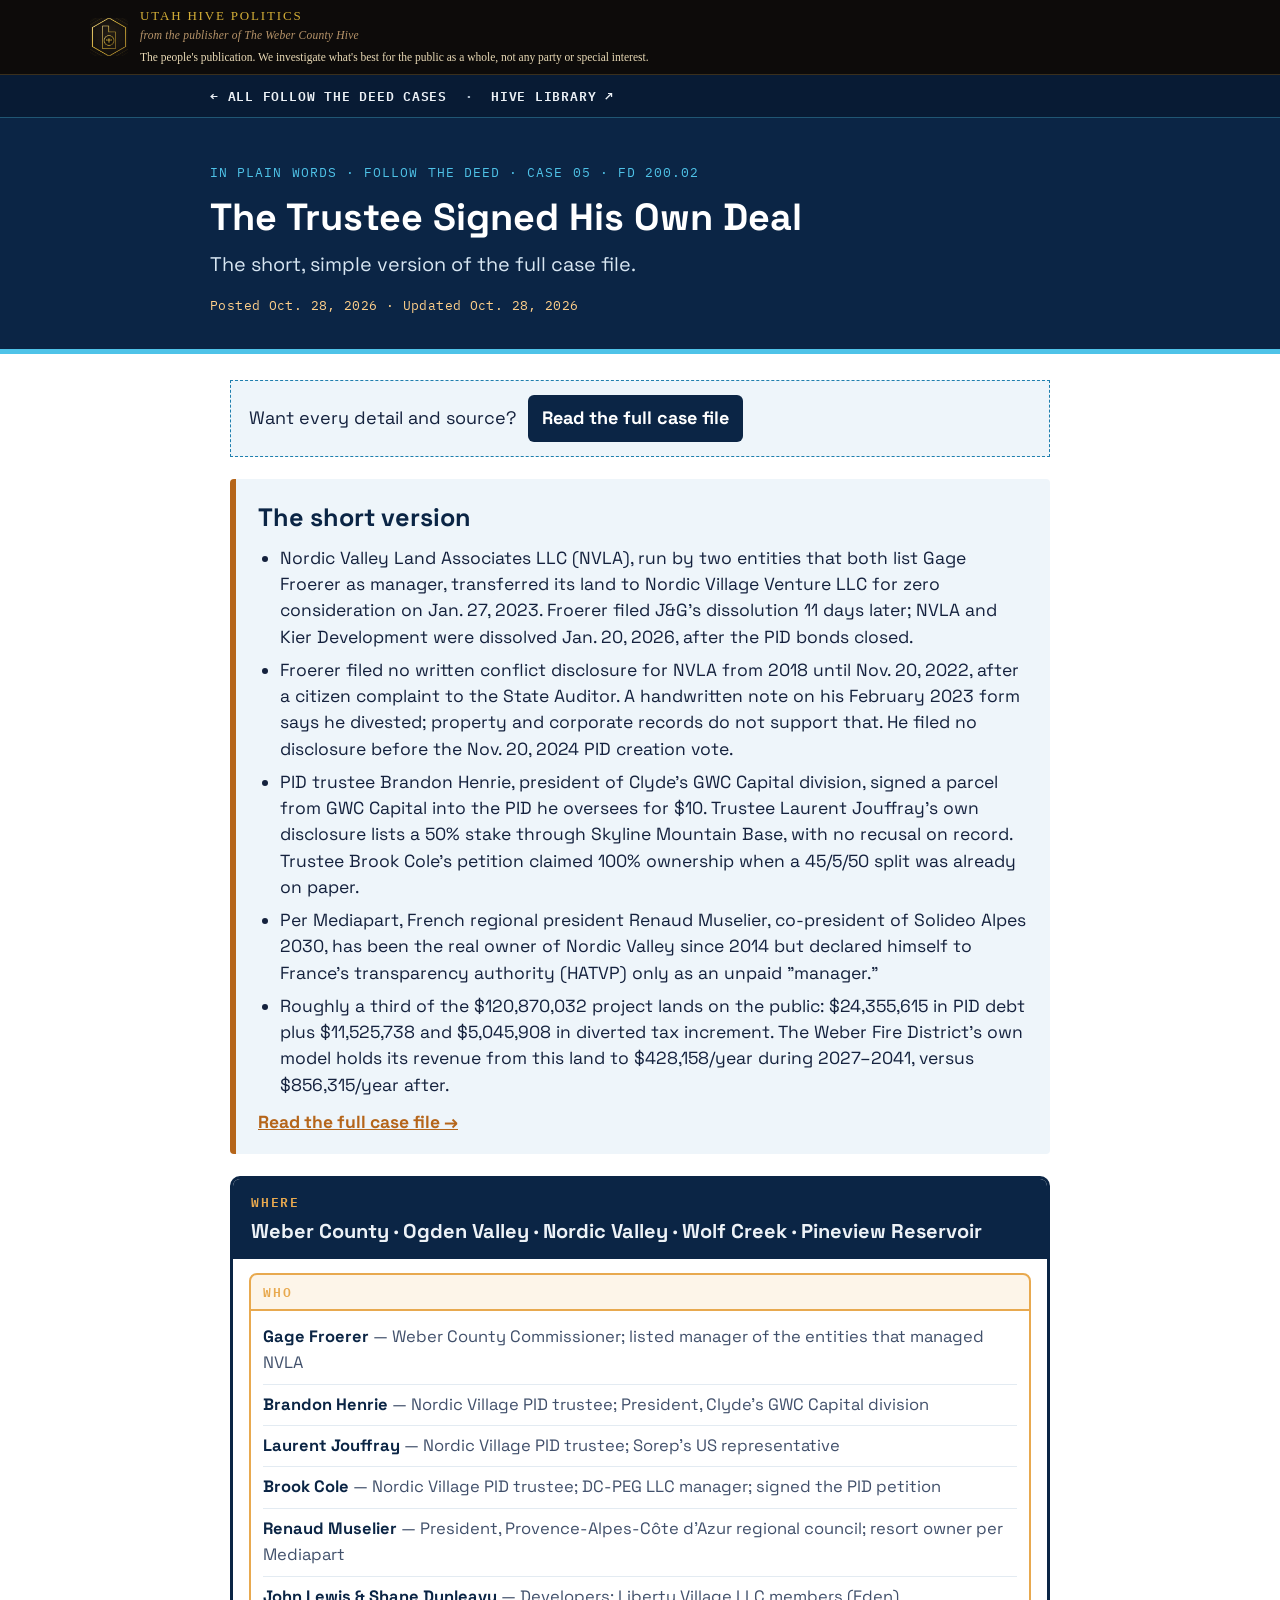
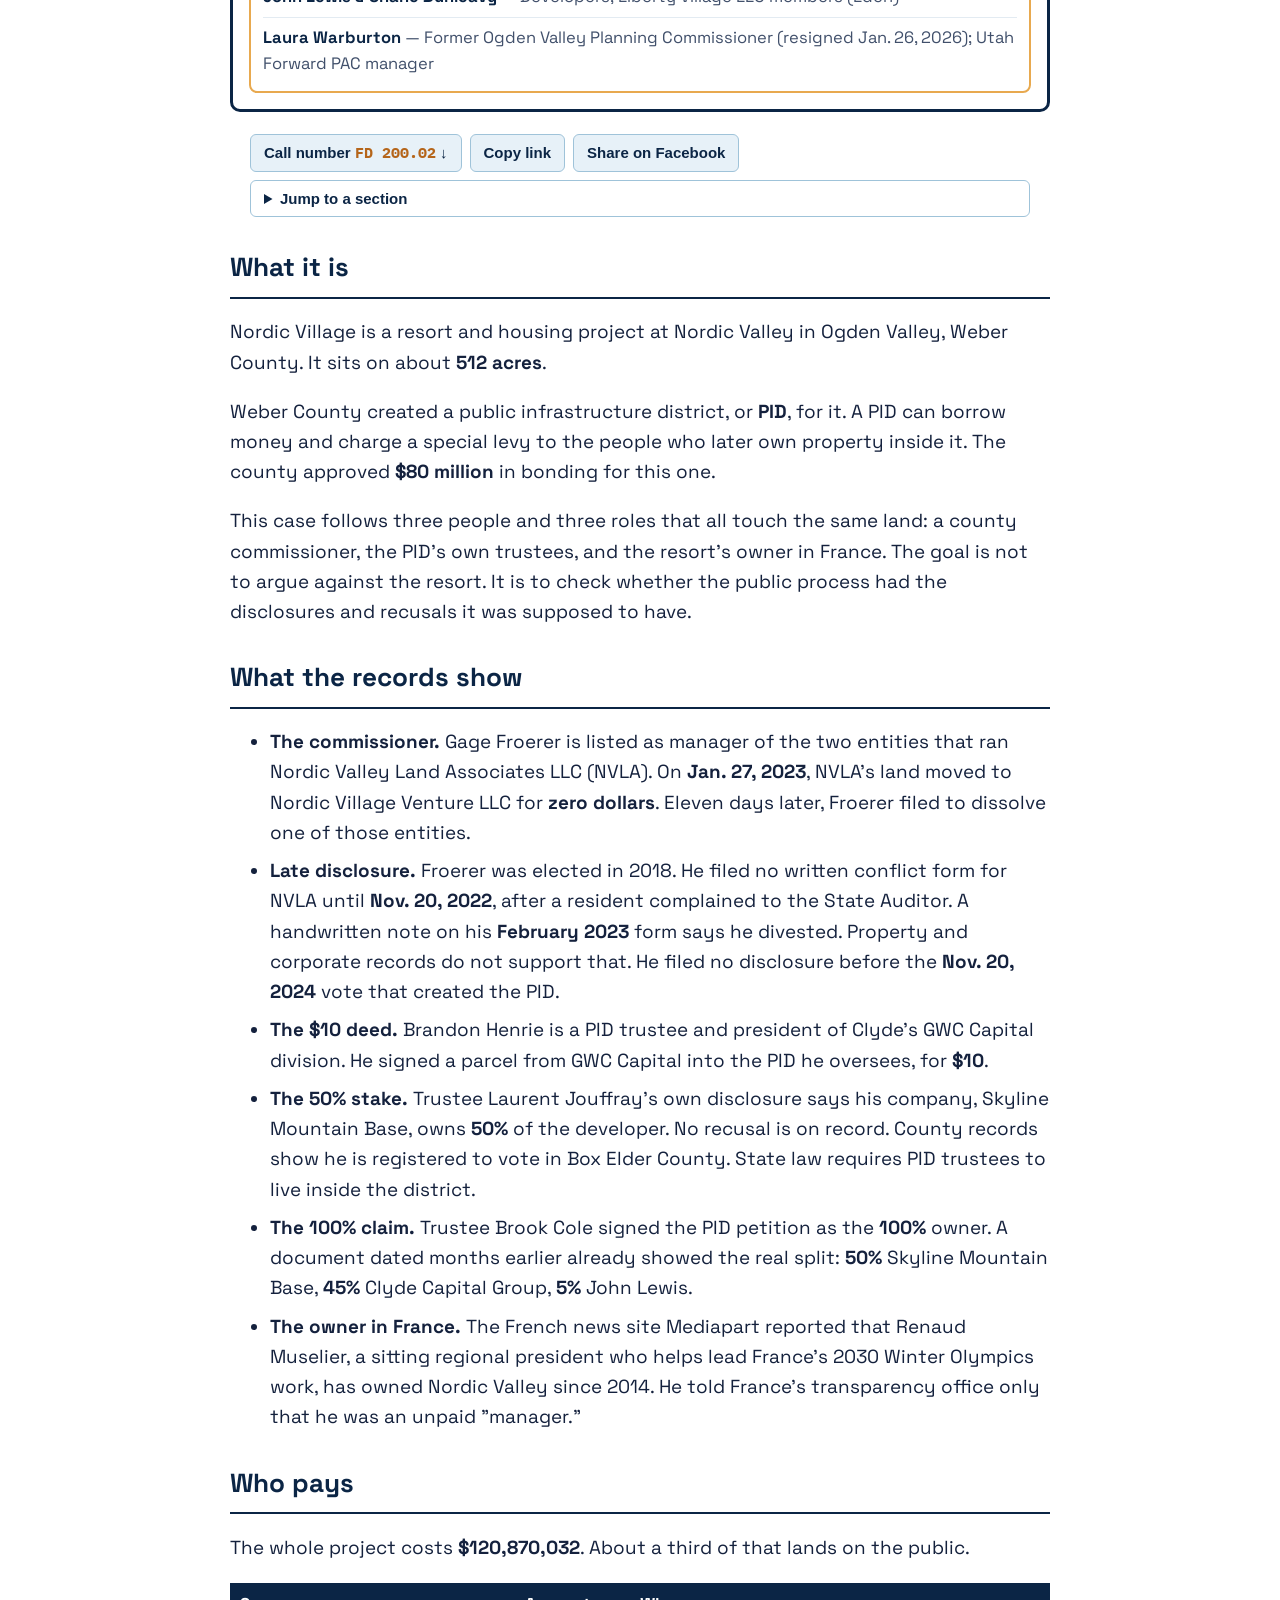
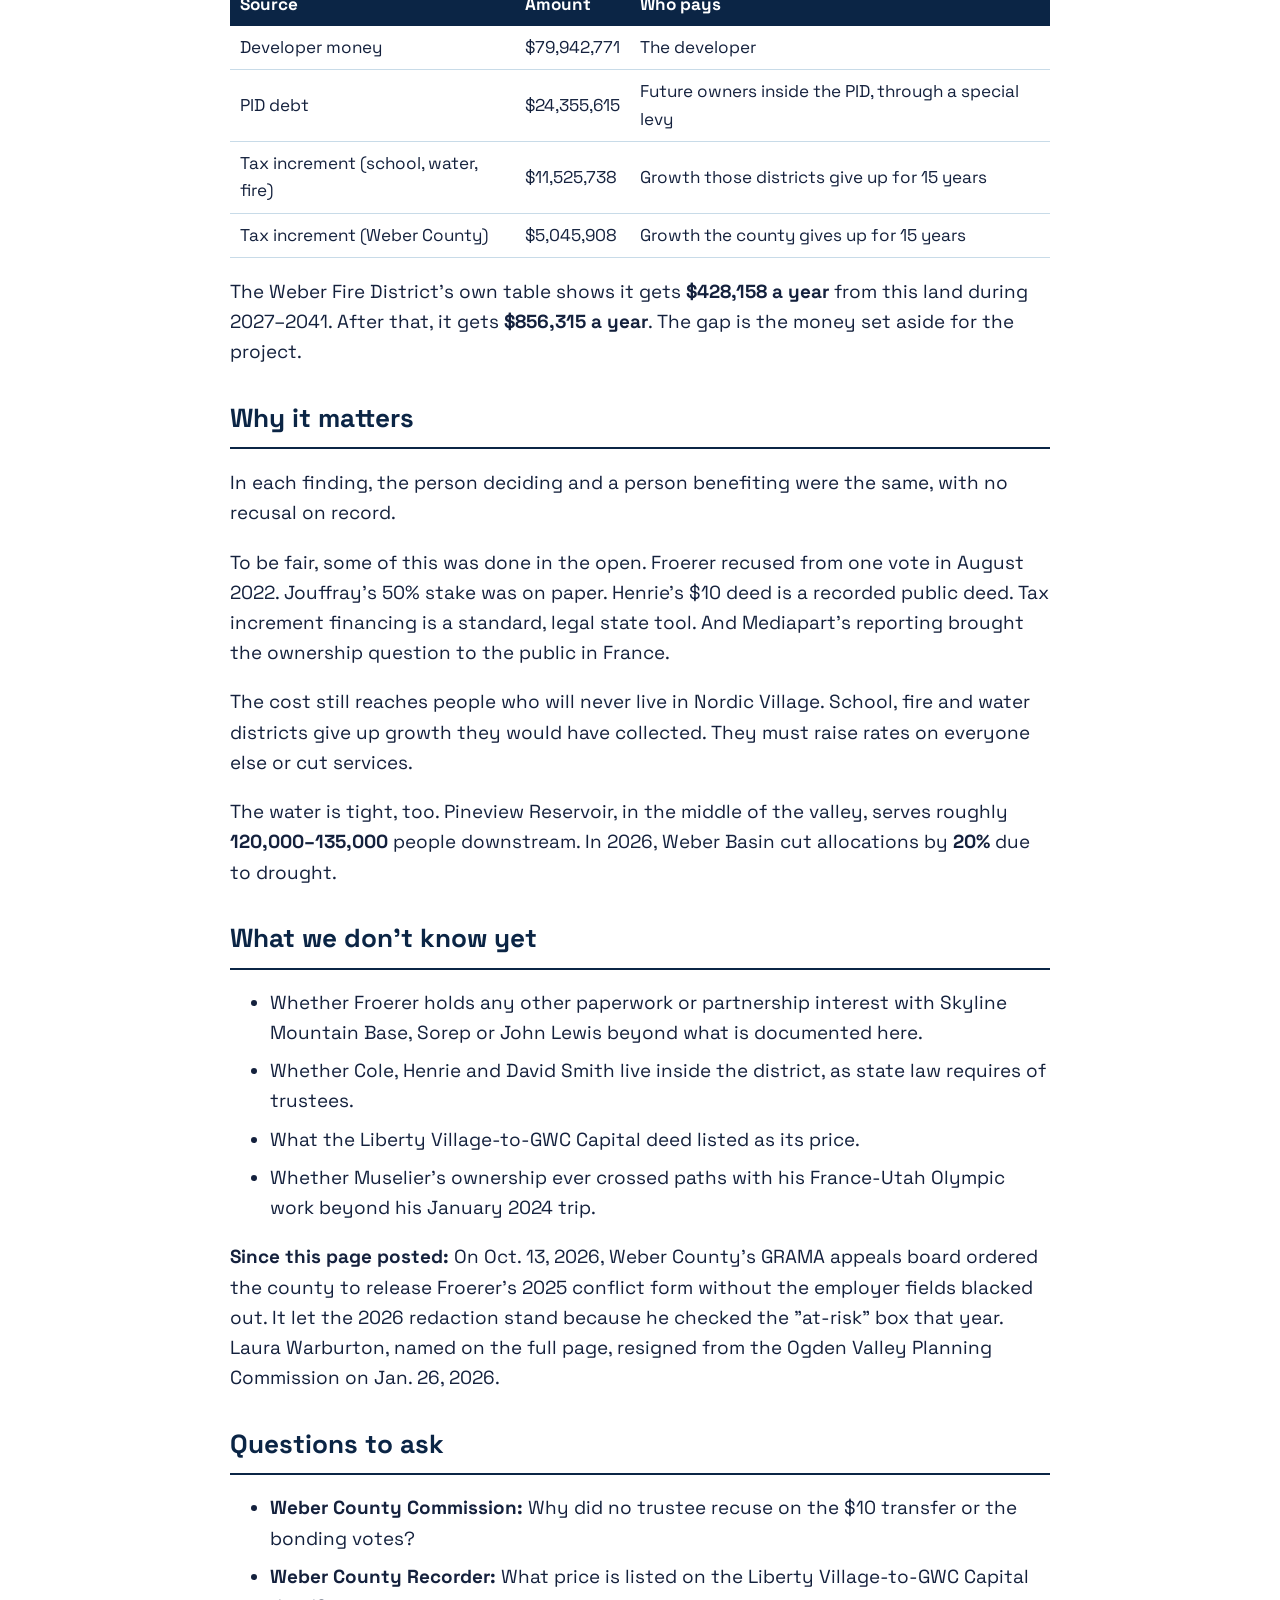
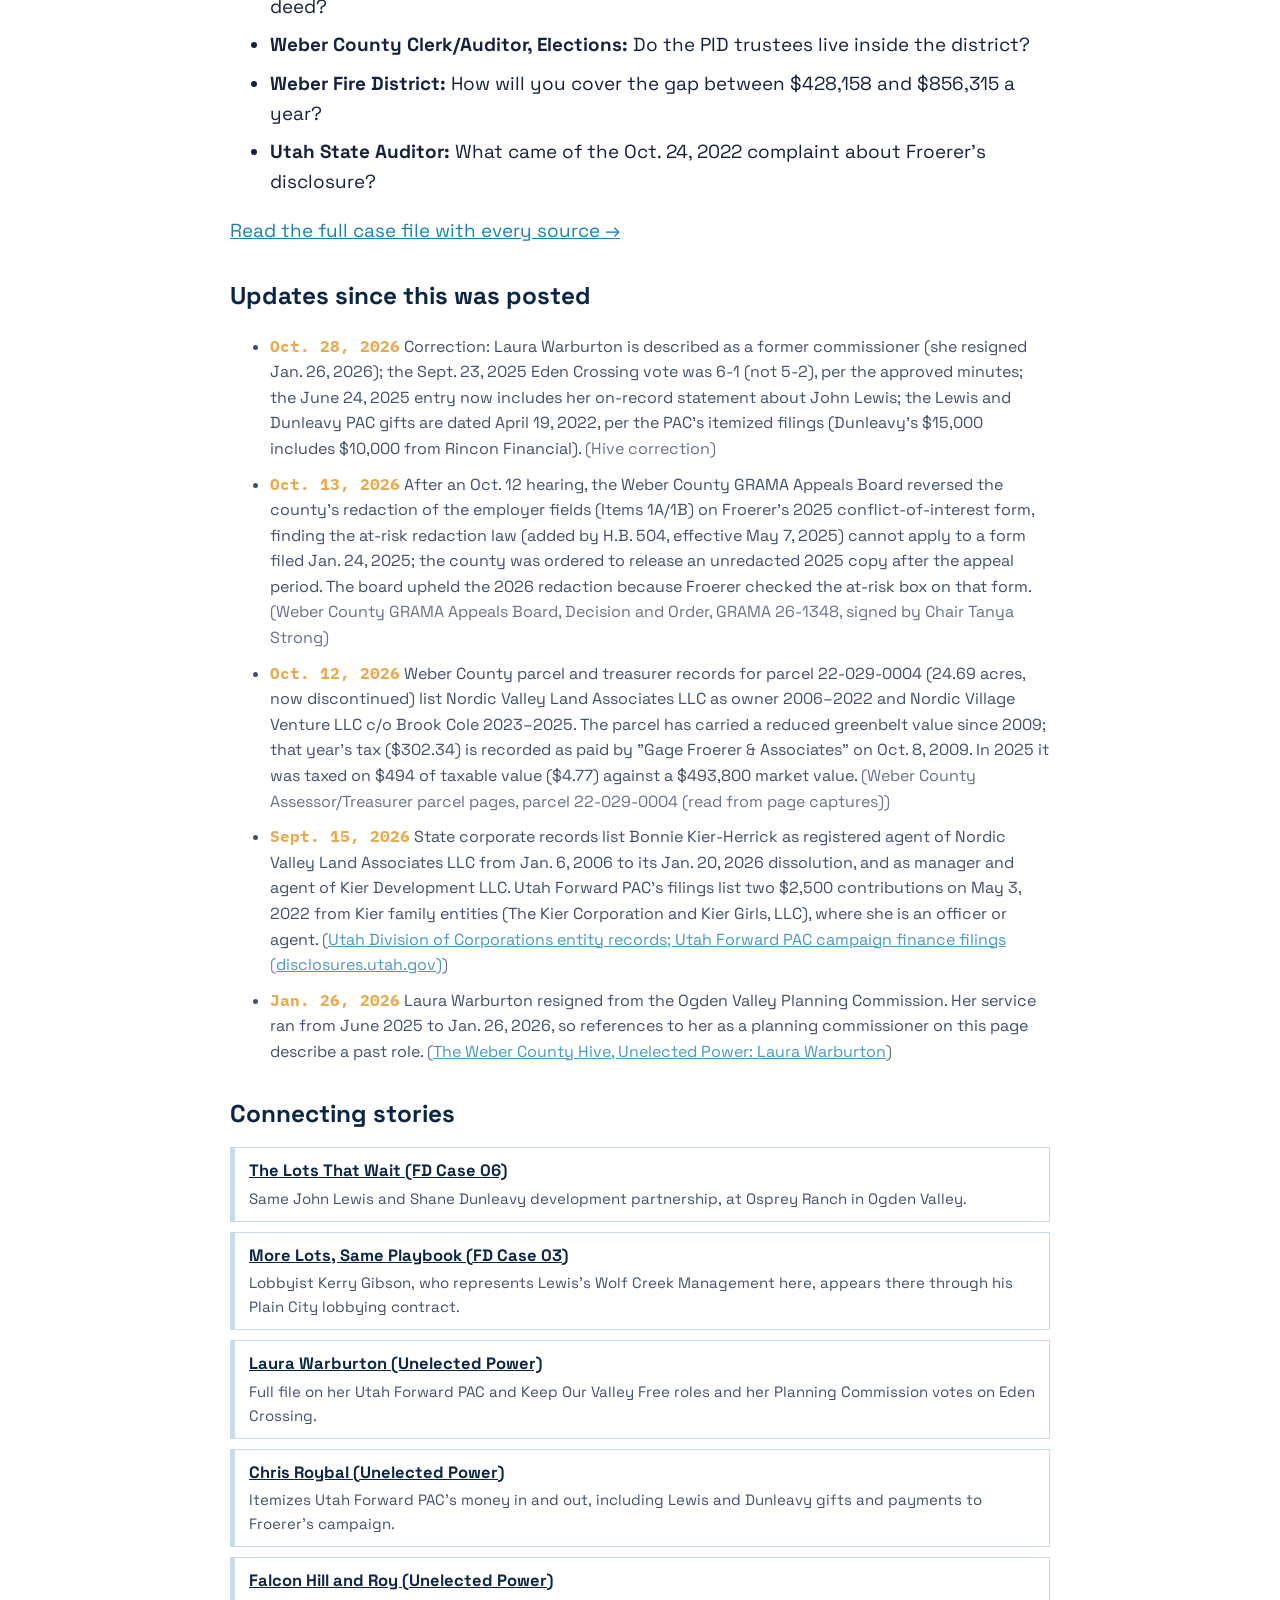
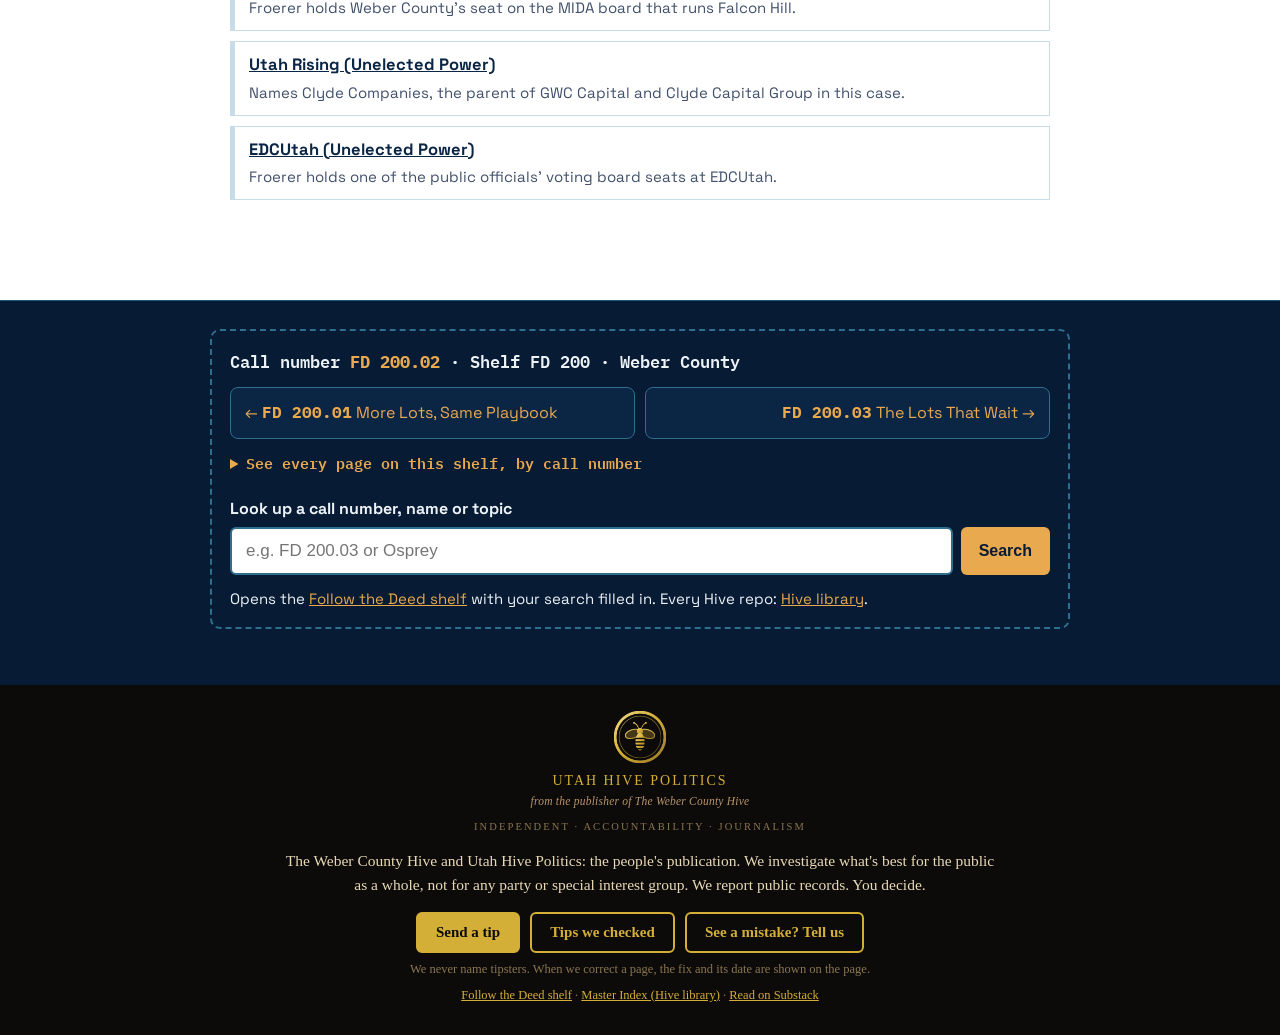
<file: weber-hive-nordic-village-froerer-plain.html>
<!DOCTYPE html>
<html lang="en">
<head>
<meta charset="UTF-8">
<meta name="viewport" content="width=device-width, initial-scale=1.0">
<title>The Trustee Signed His Own Deal, in plain words | Follow the Deed | Utah Hive Politics</title>
<meta name="description" content="Nordic Valley Land Associates LLC (NVLA), run by two entities that both list Gage Froerer as manager, transferred its land to Nordic Village Venture LLC for zero consideration on Jan. 27, 2023. Froerer filed J&amp;G's dissolution 11 days later; NVLA and Kier Development were dissolved Jan. 20, 2026, after the PID bonds closed.">
<link rel="preconnect" href="https://fonts.googleapis.com">
<link rel="preconnect" href="https://fonts.gstatic.com" crossorigin>
<link href="https://fonts.googleapis.com/css2?family=IBM+Plex+Mono:wght@400;500;600&family=Space+Grotesk:wght@400;500;600;700&display=swap" rel="stylesheet">
<link rel="stylesheet" href="fd-parts.css?v=5">
<style>
  :root{--navy:#0B2545;--deep:#081b34;--cyan:#1f7fae;--cyan-bright:#4FC3E8;--amber:#b5651a;--ink:#14213d;--soft:#41506b;--box:#eef5fa;--rule:#c8dbe8;}
  *{box-sizing:border-box}
  html{font-size:112.5%}
  body{margin:0;background:#fff;color:var(--ink);font-family:'Space Grotesk',Arial,sans-serif;line-height:1.6}
  a{color:var(--cyan)}
  .pl-head{background:var(--navy);color:#fff;padding:44px 20px 34px;border-bottom:5px solid var(--cyan-bright)}
  .pl-wrap{max-width:860px;margin:0 auto;padding:0 20px}
  .pl-head .pl-wrap{padding:0}
  .pl-eyebrow{font-family:'IBM Plex Mono',monospace;font-size:.74rem;letter-spacing:.08em;color:var(--cyan-bright);margin-bottom:12px}
  .pl-head h1{font-size:2.1rem;line-height:1.15;margin:0 0 10px}
  .pl-sub{font-size:1.1rem;color:#d7e6f2;margin:0}
  main.pl-wrap{padding-top:26px;padding-bottom:40px}
  .pl-full{background:var(--box);border:1px dashed var(--cyan);padding:14px 18px;margin:0 0 6px;display:flex;flex-wrap:wrap;gap:12px;align-items:center}
  .pl-btn{display:inline-block;background:var(--navy);color:#fff;text-decoration:none;font-weight:700;padding:9px 14px;border-radius:6px}
  section{margin:30px 0}
  h2.section-head{font-size:1.45rem;color:var(--navy);border-bottom:2px solid var(--navy);padding-bottom:8px;margin:0 0 14px}
  p,li{font-size:1.05rem}
  li{margin:8px 0}
  .plain-table{border-collapse:collapse;width:100%;margin:10px 0;font-size:.95rem}
  .plain-table th{background:var(--navy);color:#fff;text-align:left;padding:8px 10px}
  .plain-table td{border-bottom:1px solid var(--rule);padding:8px 10px}
  /* parts on a white page */
  .up-short{margin:22px 0 6px;background:var(--box);border-left-color:var(--amber)}
  .up-short h2{color:var(--navy)}.up-short li{color:var(--ink)}.up-short-more a{color:var(--amber)}
  .up-ww{padding:0;margin:22px 0}
  .up-where{background:#fff;border-color:var(--navy)}.up-where-h{background:var(--navy)}
  .up-who{background:#fff}.up-who li{color:var(--soft);border-bottom-color:#e3ebf2}.up-who li b{color:var(--navy)}
  .up-connect h2,.fd-updates h2,.up-ask h2{color:var(--navy)}
  .up-connect li{background:#fff;border-color:var(--rule)}.up-connect li a{color:var(--navy)}.up-connect li span{color:var(--soft)}
  .fd-updates li{color:var(--soft)}
  .pub-date{color:#ffd08a}
</style>
</head>
<body>
<div class="hb-bar"><a href="https://webercountyhive.substack.com/" target="_blank" rel="noopener"><img src="uhp-badge.png" alt="Utah Hive Politics logo"><span><span class="hb-name">Utah Hive Politics</span><span class="hb-sub">from the publisher of The Weber County Hive</span><span class="hb-line-top">The people's publication. We investigate what's best for the public as a whole, not any party or special interest.</span></span></a></div>
<div class="up-top"><div class="in"><span><a href="index.html">← All Follow the Deed cases</a> &nbsp;·&nbsp; <a href="https://weber-county-hive.github.io/-weber-county-hive-index/">Hive library ↗</a></span></div></div>
<header class="pl-head"><div class="pl-wrap"><div class="pl-eyebrow">IN PLAIN WORDS · FOLLOW THE DEED · CASE 05 · FD 200.02</div><h1>The Trustee Signed His Own Deal</h1><p class="pl-sub">The short, simple version of the full case file.</p><div class="pub-date">Posted Oct. 28, 2026 · Updated Oct. 28, 2026</div></div></header>
<main class="pl-wrap"><div class="pl-full">Want every detail and source? <a class="pl-btn" href="weber-hive-nordic-village-froerer.html">Read the full case file</a></div>
<section class="up-short"><h2>The short version</h2><ul><li>Nordic Valley Land Associates LLC (NVLA), run by two entities that both list Gage Froerer as manager, transferred its land to Nordic Village Venture LLC for zero consideration on Jan. 27, 2023. Froerer filed J&G's dissolution 11 days later; NVLA and Kier Development were dissolved Jan. 20, 2026, after the PID bonds closed.</li><li>Froerer filed no written conflict disclosure for NVLA from 2018 until Nov. 20, 2022, after a citizen complaint to the State Auditor. A handwritten note on his February 2023 form says he divested; property and corporate records do not support that. He filed no disclosure before the Nov. 20, 2024 PID creation vote.</li><li>PID trustee Brandon Henrie, president of Clyde's GWC Capital division, signed a parcel from GWC Capital into the PID he oversees for $10. Trustee Laurent Jouffray's own disclosure lists a 50% stake through Skyline Mountain Base, with no recusal on record. Trustee Brook Cole's petition claimed 100% ownership when a 45/5/50 split was already on paper.</li><li>Per Mediapart, French regional president Renaud Muselier, co-president of Solideo Alpes 2030, has been the real owner of Nordic Valley since 2014 but declared himself to France's transparency authority (HATVP) only as an unpaid "manager."</li><li>Roughly a third of the $120,870,032 project lands on the public: $24,355,615 in PID debt plus $11,525,738 and $5,045,908 in diverted tax increment. The Weber Fire District's own model holds its revenue from this land to $428,158/year during 2027–2041, versus $856,315/year after.</li></ul><p class="up-short-more"><a href="weber-hive-nordic-village-froerer.html">Read the full case file →</a></p></section>
<div class="up-ww"><div class="up-where"><div class="up-where-h"><div class="up-lbl">WHERE</div><div class="pl">Weber County · Ogden Valley · Nordic Valley · Wolf Creek · Pineview Reservoir</div></div><div class="up-who"><div class="up-who-h">WHO</div><ul><li><b>Gage Froerer</b> — Weber County Commissioner; listed manager of the entities that managed NVLA</li><li><b>Brandon Henrie</b> — Nordic Village PID trustee; President, Clyde's GWC Capital division</li><li><b>Laurent Jouffray</b> — Nordic Village PID trustee; Sorep's US representative</li><li><b>Brook Cole</b> — Nordic Village PID trustee; DC-PEG LLC manager; signed the PID petition</li><li><b>Renaud Muselier</b> — President, Provence-Alpes-Côte d'Azur regional council; resort owner per Mediapart</li><li><b>John Lewis & Shane Dunleavy</b> — Developers; Liberty Village LLC members (Eden)</li><li><b>Laura Warburton</b> — Former Ogden Valley Planning Commissioner (resigned Jan. 26, 2026); Utah Forward PAC manager</li></ul></div></div></div>
<section><h2 class="section-head">What it is</h2>
<p>Nordic Village is a resort and housing project at Nordic Valley in Ogden Valley, Weber County. It sits on about <b>512 acres</b>.</p>
<p>Weber County created a public infrastructure district, or <b>PID</b>, for it. A PID can borrow money and charge a special levy to the people who later own property inside it. The county approved <b>$80 million</b> in bonding for this one.</p>
<p>This case follows three people and three roles that all touch the same land: a county commissioner, the PID's own trustees, and the resort's owner in France. The goal is not to argue against the resort. It is to check whether the public process had the disclosures and recusals it was supposed to have.</p>
</section>
<section><h2 class="section-head">What the records show</h2>
<ul>
<li><b>The commissioner.</b> Gage Froerer is listed as manager of the two entities that ran Nordic Valley Land Associates LLC (NVLA). On <b>Jan. 27, 2023</b>, NVLA's land moved to Nordic Village Venture LLC for <b>zero dollars</b>. Eleven days later, Froerer filed to dissolve one of those entities.</li>
<li><b>Late disclosure.</b> Froerer was elected in 2018. He filed no written conflict form for NVLA until <b>Nov. 20, 2022</b>, after a resident complained to the State Auditor. A handwritten note on his <b>February 2023</b> form says he divested. Property and corporate records do not support that. He filed no disclosure before the <b>Nov. 20, 2024</b> vote that created the PID.</li>
<li><b>The $10 deed.</b> Brandon Henrie is a PID trustee and president of Clyde's GWC Capital division. He signed a parcel from GWC Capital into the PID he oversees, for <b>$10</b>.</li>
<li><b>The 50% stake.</b> Trustee Laurent Jouffray's own disclosure says his company, Skyline Mountain Base, owns <b>50%</b> of the developer. No recusal is on record. County records show he is registered to vote in Box Elder County. State law requires PID trustees to live inside the district.</li>
<li><b>The 100% claim.</b> Trustee Brook Cole signed the PID petition as the <b>100%</b> owner. A document dated months earlier already showed the real split: <b>50%</b> Skyline Mountain Base, <b>45%</b> Clyde Capital Group, <b>5%</b> John Lewis.</li>
<li><b>The owner in France.</b> The French news site Mediapart reported that Renaud Muselier, a sitting regional president who helps lead France's 2030 Winter Olympics work, has owned Nordic Valley since 2014. He told France's transparency office only that he was an unpaid "manager."</li>
</ul>
</section>
<section><h2 class="section-head">Who pays</h2>
<p>The whole project costs <b>$120,870,032</b>. About a third of that lands on the public.</p>
<table class="plain-table"><tr><th>Source</th><th>Amount</th><th>Who pays</th></tr>
<tr><td>Developer money</td><td>$79,942,771</td><td>The developer</td></tr>
<tr><td>PID debt</td><td>$24,355,615</td><td>Future owners inside the PID, through a special levy</td></tr>
<tr><td>Tax increment (school, water, fire)</td><td>$11,525,738</td><td>Growth those districts give up for 15 years</td></tr>
<tr><td>Tax increment (Weber County)</td><td>$5,045,908</td><td>Growth the county gives up for 15 years</td></tr></table>
<p>The Weber Fire District's own table shows it gets <b>$428,158 a year</b> from this land during 2027–2041. After that, it gets <b>$856,315 a year</b>. The gap is the money set aside for the project.</p>
</section>
<section><h2 class="section-head">Why it matters</h2>
<p>In each finding, the person deciding and a person benefiting were the same, with no recusal on record.</p>
<p>To be fair, some of this was done in the open. Froerer recused from one vote in August 2022. Jouffray's 50% stake was on paper. Henrie's $10 deed is a recorded public deed. Tax increment financing is a standard, legal state tool. And Mediapart's reporting brought the ownership question to the public in France.</p>
<p>The cost still reaches people who will never live in Nordic Village. School, fire and water districts give up growth they would have collected. They must raise rates on everyone else or cut services.</p>
<p>The water is tight, too. Pineview Reservoir, in the middle of the valley, serves roughly <b>120,000–135,000</b> people downstream. In 2026, Weber Basin cut allocations by <b>20%</b> due to drought.</p>
</section>
<section><h2 class="section-head">What we don't know yet</h2>
<ul>
<li>Whether Froerer holds any other paperwork or partnership interest with Skyline Mountain Base, Sorep or John Lewis beyond what is documented here.</li>
<li>Whether Cole, Henrie and David Smith live inside the district, as state law requires of trustees.</li>
<li>What the Liberty Village-to-GWC Capital deed listed as its price.</li>
<li>Whether Muselier's ownership ever crossed paths with his France-Utah Olympic work beyond his January 2024 trip.</li>
</ul>
<p><b>Since this page posted:</b> On Oct. 13, 2026, Weber County's GRAMA appeals board ordered the county to release Froerer's 2025 conflict form without the employer fields blacked out. It let the 2026 redaction stand because he checked the "at-risk" box that year. Laura Warburton, named on the full page, resigned from the Ogden Valley Planning Commission on Jan. 26, 2026.</p>
</section>
<section><h2 class="section-head">Questions to ask</h2>
<ul>
<li><b>Weber County Commission:</b> Why did no trustee recuse on the $10 transfer or the bonding votes?</li>
<li><b>Weber County Recorder:</b> What price is listed on the Liberty Village-to-GWC Capital deed?</li>
<li><b>Weber County Clerk/Auditor, Elections:</b> Do the PID trustees live inside the district?</li>
<li><b>Weber Fire District:</b> How will you cover the gap between $428,158 and $856,315 a year?</li>
<li><b>Utah State Auditor:</b> What came of the Oct. 24, 2022 complaint about Froerer's disclosure?</li>
</ul>
<p><a href="weber-hive-nordic-village-froerer.html">Read the full case file with every source →</a></p>
</section><section class="fd-updates"><h2>Updates since this was posted</h2><ul><li><b>Oct. 28, 2026</b> Correction: Laura Warburton is described as a former commissioner (she resigned Jan. 26, 2026); the Sept. 23, 2025 Eden Crossing vote was 6-1 (not 5-2), per the approved minutes; the June 24, 2025 entry now includes her on-record statement about John Lewis; the Lewis and Dunleavy PAC gifts are dated April 19, 2022, per the PAC's itemized filings (Dunleavy's $15,000 includes $10,000 from Rincon Financial). <span style="opacity:.8">(Hive correction)</span></li><li><b>Oct. 13, 2026</b> After an Oct. 12 hearing, the Weber County GRAMA Appeals Board reversed the county's redaction of the employer fields (Items 1A/1B) on Froerer's 2025 conflict-of-interest form, finding the at-risk redaction law (added by H.B. 504, effective May 7, 2025) cannot apply to a form filed Jan. 24, 2025; the county was ordered to release an unredacted 2025 copy after the appeal period. The board upheld the 2026 redaction because Froerer checked the at-risk box on that form. <span style="opacity:.8">(Weber County GRAMA Appeals Board, Decision and Order, GRAMA 26-1348, signed by Chair Tanya Strong)</span></li><li><b>Oct. 12, 2026</b> Weber County parcel and treasurer records for parcel 22-029-0004 (24.69 acres, now discontinued) list Nordic Valley Land Associates LLC as owner 2006–2022 and Nordic Village Venture LLC c/o Brook Cole 2023–2025. The parcel has carried a reduced greenbelt value since 2009; that year's tax ($302.34) is recorded as paid by "Gage Froerer & Associates" on Oct. 8, 2009. In 2025 it was taxed on $494 of taxable value ($4.77) against a $493,800 market value. <span style="opacity:.8">(Weber County Assessor/Treasurer parcel pages, parcel 22-029-0004 (read from page captures))</span></li><li><b>Sept. 15, 2026</b> State corporate records list Bonnie Kier-Herrick as registered agent of Nordic Valley Land Associates LLC from Jan. 6, 2006 to its Jan. 20, 2026 dissolution, and as manager and agent of Kier Development LLC. Utah Forward PAC's filings list two $2,500 contributions on May 3, 2022 from Kier family entities (The Kier Corporation and Kier Girls, LLC), where she is an officer or agent. <span style="opacity:.8">(<a href="https://disclosures.utah.gov" target="_blank" rel="noopener">Utah Division of Corporations entity records; Utah Forward PAC campaign finance filings (disclosures.utah.gov)</a>)</span></li><li><b>Jan. 26, 2026</b> Laura Warburton resigned from the Ogden Valley Planning Commission. Her service ran from June 2025 to Jan. 26, 2026, so references to her as a planning commissioner on this page describe a past role. <span style="opacity:.8">(<a href="https://weber-county-hive.github.io/Unelected-Power/laura-warburton.html" target="_blank" rel="noopener">The Weber County Hive, Unelected Power: Laura Warburton</a>)</span></li></ul></section>
<section class="up-connect"><h2>Connecting stories</h2><ul><li><a href="weber-hive-osprey-ranch.html">The Lots That Wait (FD Case 06)</a><span>Same John Lewis and Shane Dunleavy development partnership, at Osprey Ranch in Ogden Valley.</span></li><li><a href="weber-hive-west-weber-network.html">More Lots, Same Playbook (FD Case 03)</a><span>Lobbyist Kerry Gibson, who represents Lewis's Wolf Creek Management here, appears there through his Plain City lobbying contract.</span></li><li><a href="https://weber-county-hive.github.io/Unelected-Power/laura-warburton.html">Laura Warburton (Unelected Power)</a><span>Full file on her Utah Forward PAC and Keep Our Valley Free roles and her Planning Commission votes on Eden Crossing.</span></li><li><a href="https://weber-county-hive.github.io/Unelected-Power/chris-roybal.html">Chris Roybal (Unelected Power)</a><span>Itemizes Utah Forward PAC's money in and out, including Lewis and Dunleavy gifts and payments to Froerer's campaign.</span></li><li><a href="https://weber-county-hive.github.io/Unelected-Power/falcon-hill-roy.html">Falcon Hill and Roy (Unelected Power)</a><span>Froerer holds Weber County's seat on the MIDA board that runs Falcon Hill.</span></li><li><a href="https://weber-county-hive.github.io/Unelected-Power/utah-rising.html">Utah Rising (Unelected Power)</a><span>Names Clyde Companies, the parent of GWC Capital and Clyde Capital Group in this case.</span></li><li><a href="https://weber-county-hive.github.io/Unelected-Power/edcutah.html">EDCUtah (Unelected Power)</a><span>Froerer holds one of the public officials' voting board seats at EDCUtah.</span></li></ul></section>
</main>
<footer class="up-foot"><div class="in"><div id="up-shelf"></div></div></footer><script src="followthedeed-data.js?v=5"></script><script src="fd-shelf.js?v=5"></script>
<div class="hb-foot"><img src="hive-bee.png" alt=""><span class="hb-name">Utah Hive Politics</span><span class="hb-sub">from the publisher of The Weber County Hive</span><span class="hb-tag">Independent · Accountability · Journalism</span><p class="hb-line">The Weber County Hive and Utah Hive Politics: the people's publication. We investigate what's best for the public as a whole, not for any party or special interest group. We report public records. You decide.</p><p class="hb-tips"><a class="hb-btn" href="https://weber-county-hive.github.io/-weber-county-hive-index/tips.html#send">Send a tip</a><a class="hb-btn hb-btn2" href="https://weber-county-hive.github.io/-weber-county-hive-index/tips.html">Tips we checked</a><a class="hb-btn hb-btn2" href="https://weber-county-hive.github.io/-weber-county-hive-index/tips.html#send">See a mistake? Tell us</a></p><p class="hb-small">We never name tipsters. When we correct a page, the fix and its date are shown on the page.</p><p class="hb-small"><a href="index.html" style="color:#d4af37">Follow the Deed shelf</a> · <a href="https://weber-county-hive.github.io/-weber-county-hive-index/" style="color:#d4af37">Master Index (Hive library)</a> · <a href="https://webercountyhive.substack.com/" style="color:#d4af37">Read on Substack</a></p></div>
<script data-goatcounter="https://weberhive.goatcounter.com/count" async src="//gc.zgo.at/count.js"></script>
</body>
</html>
</file>
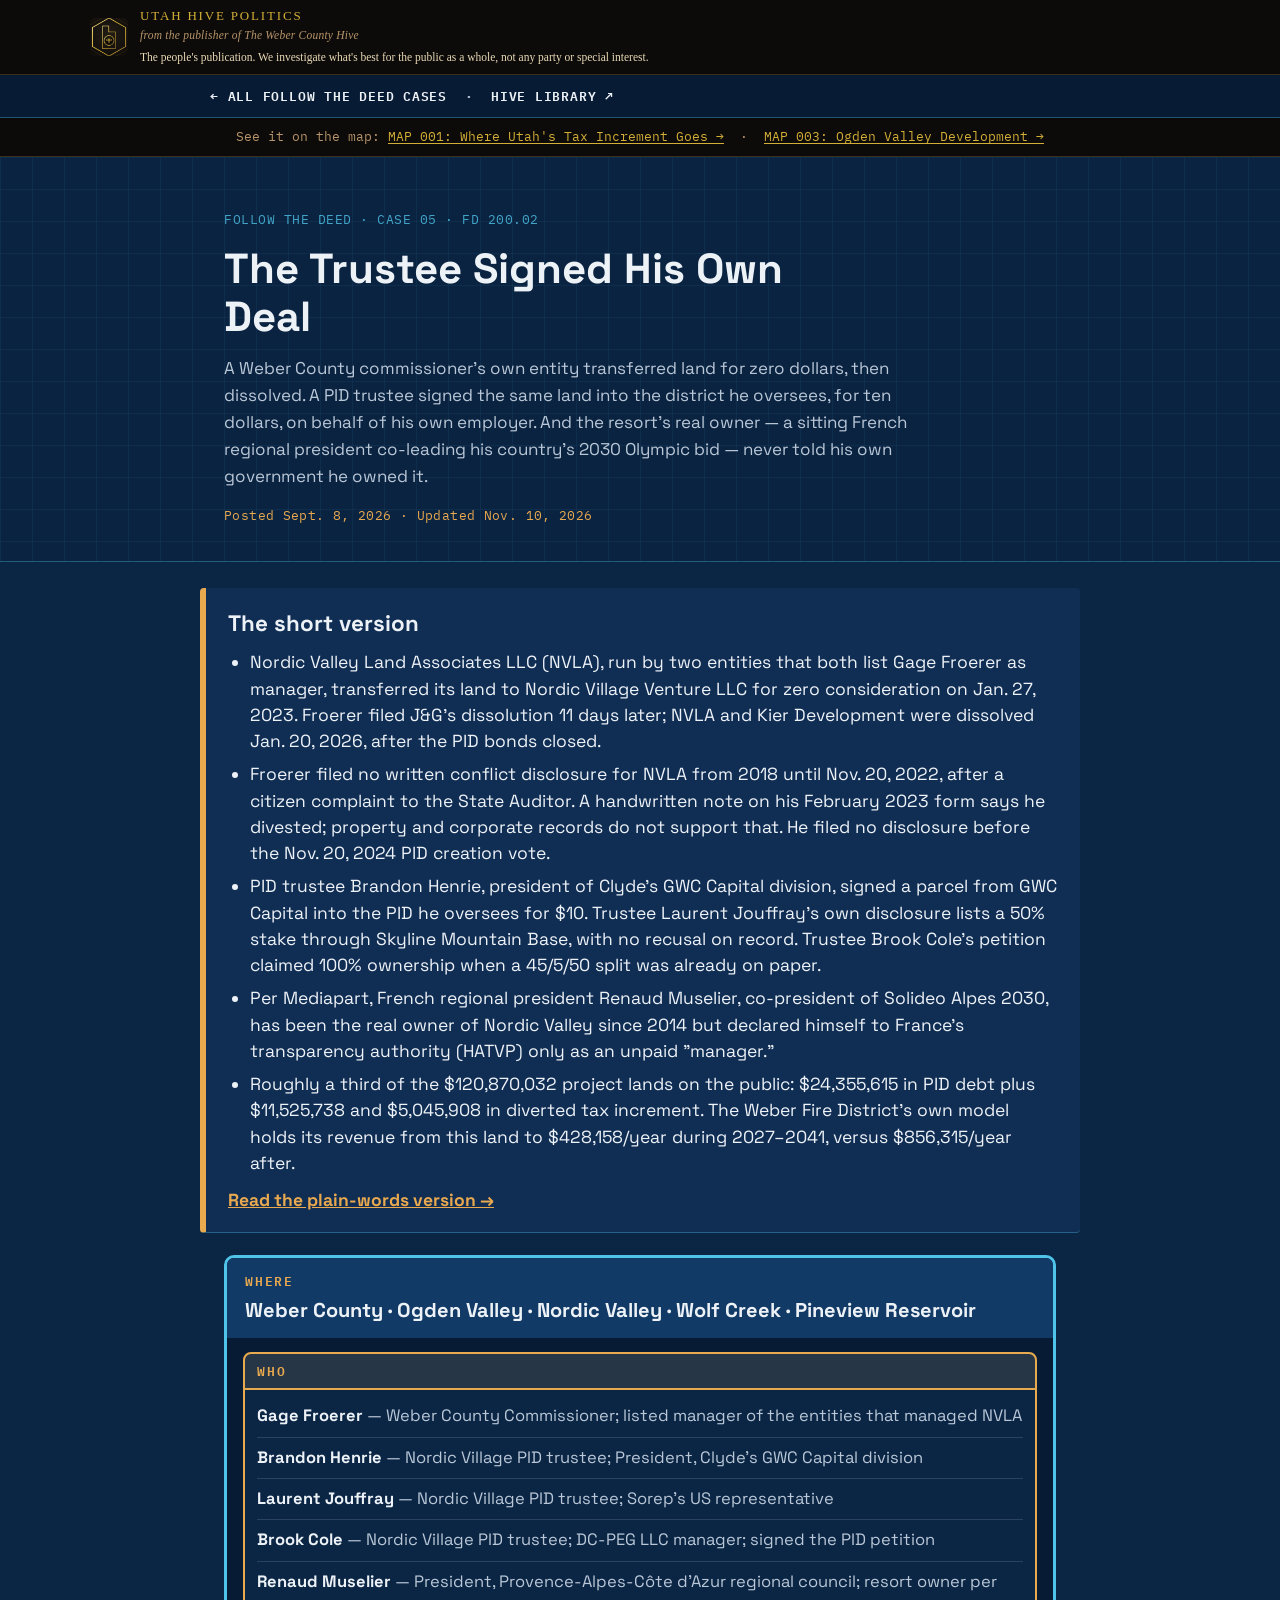
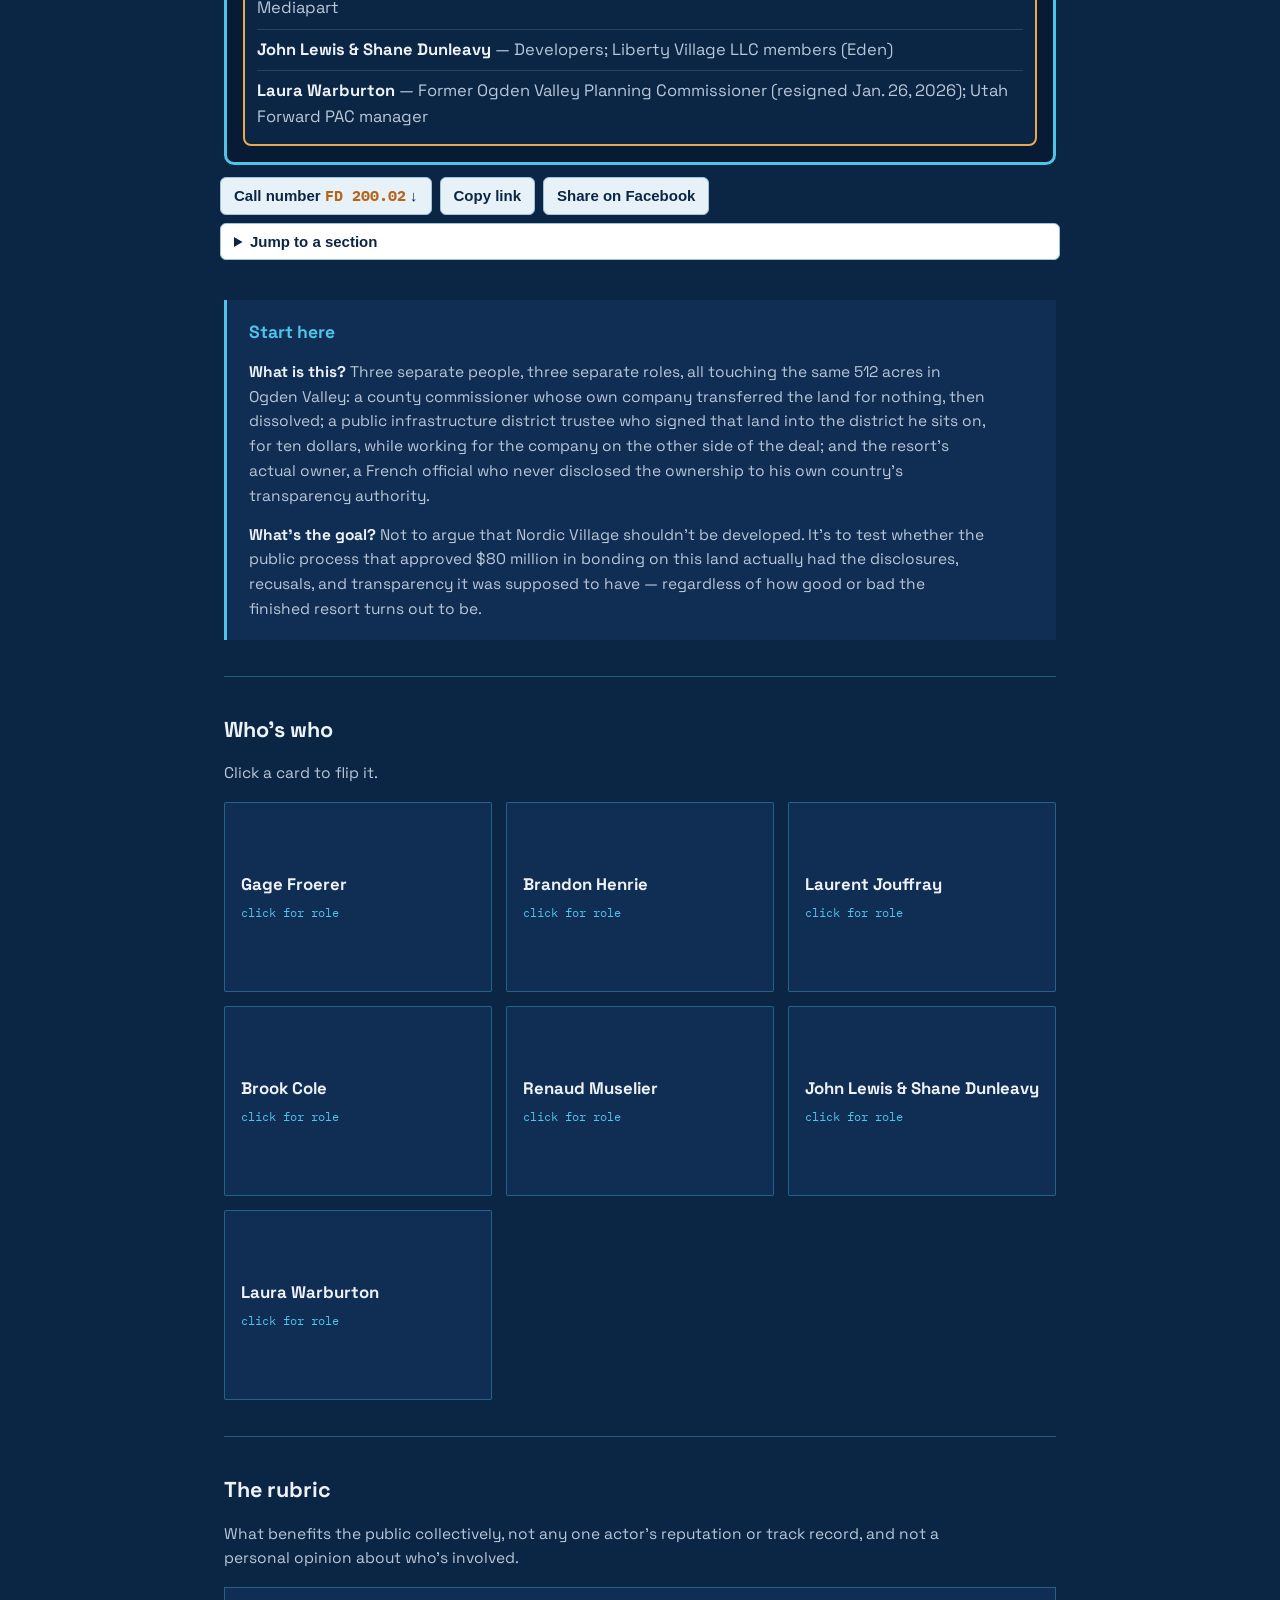
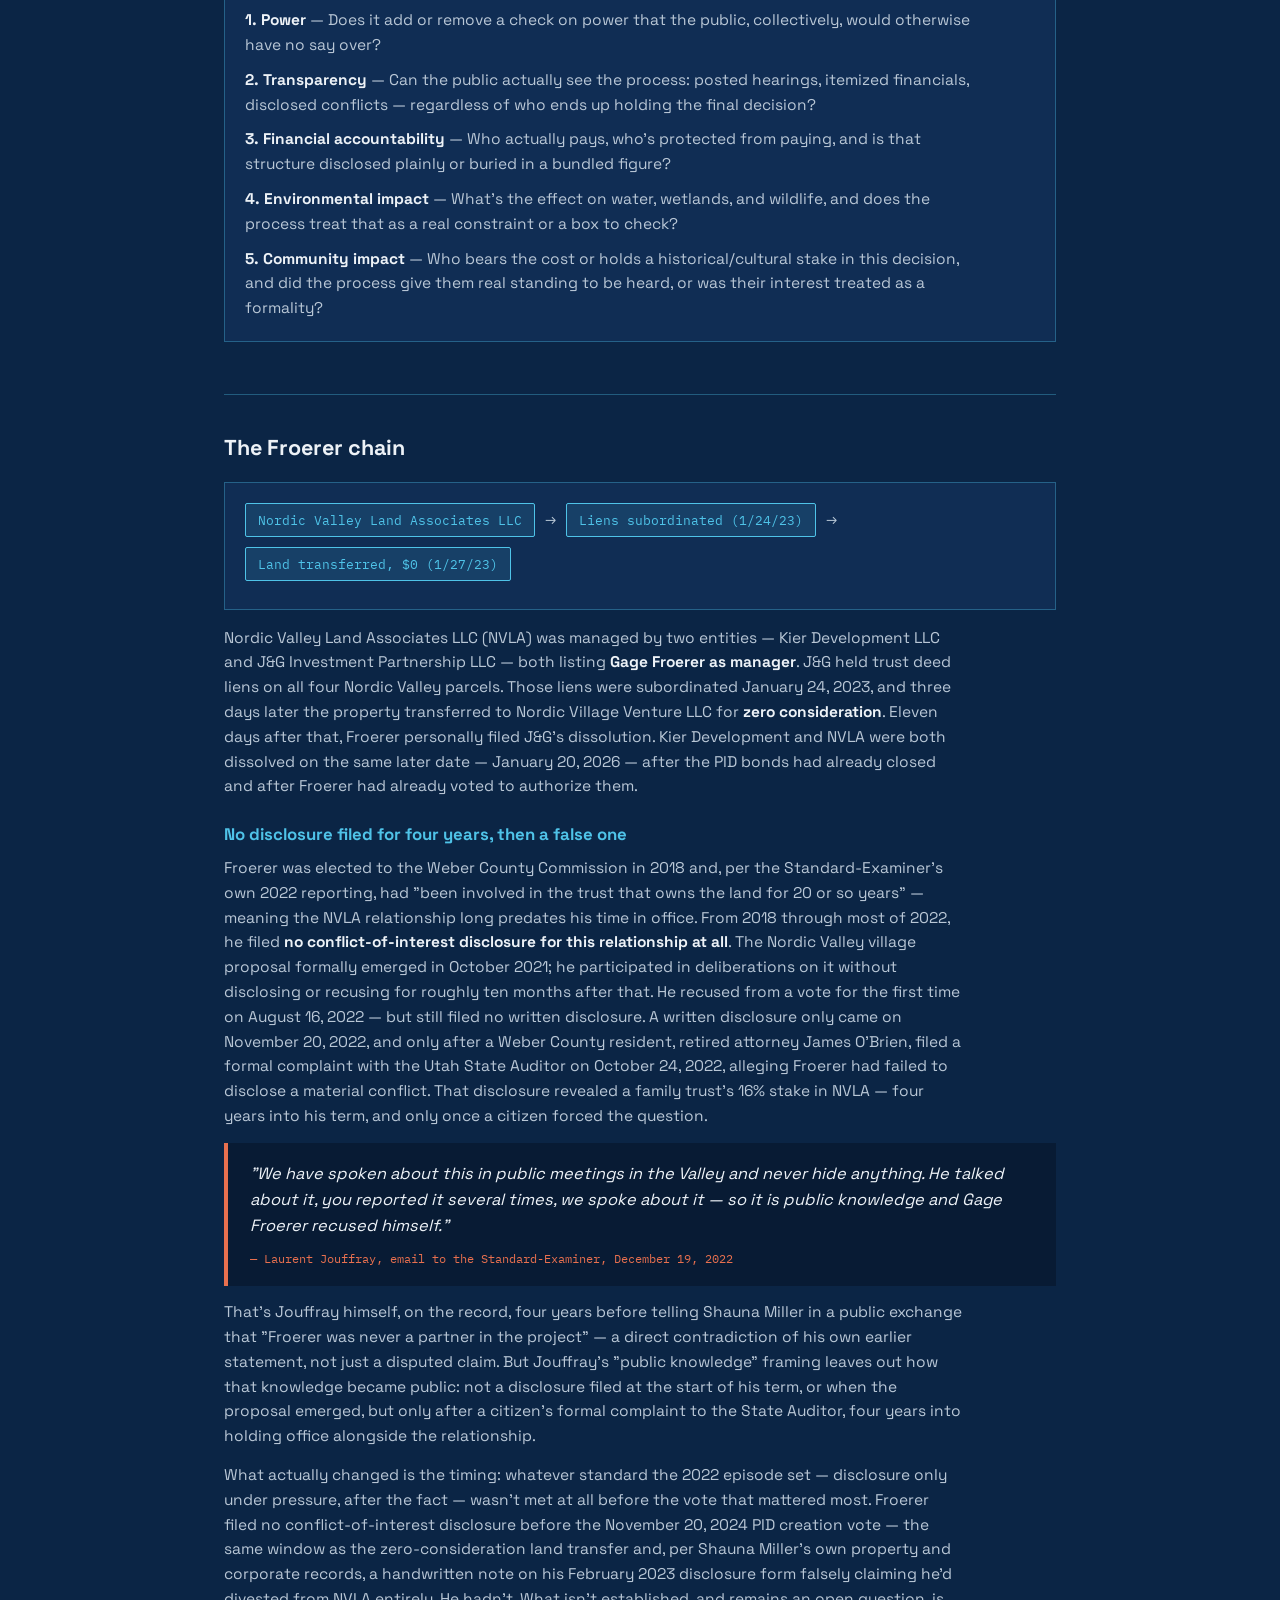
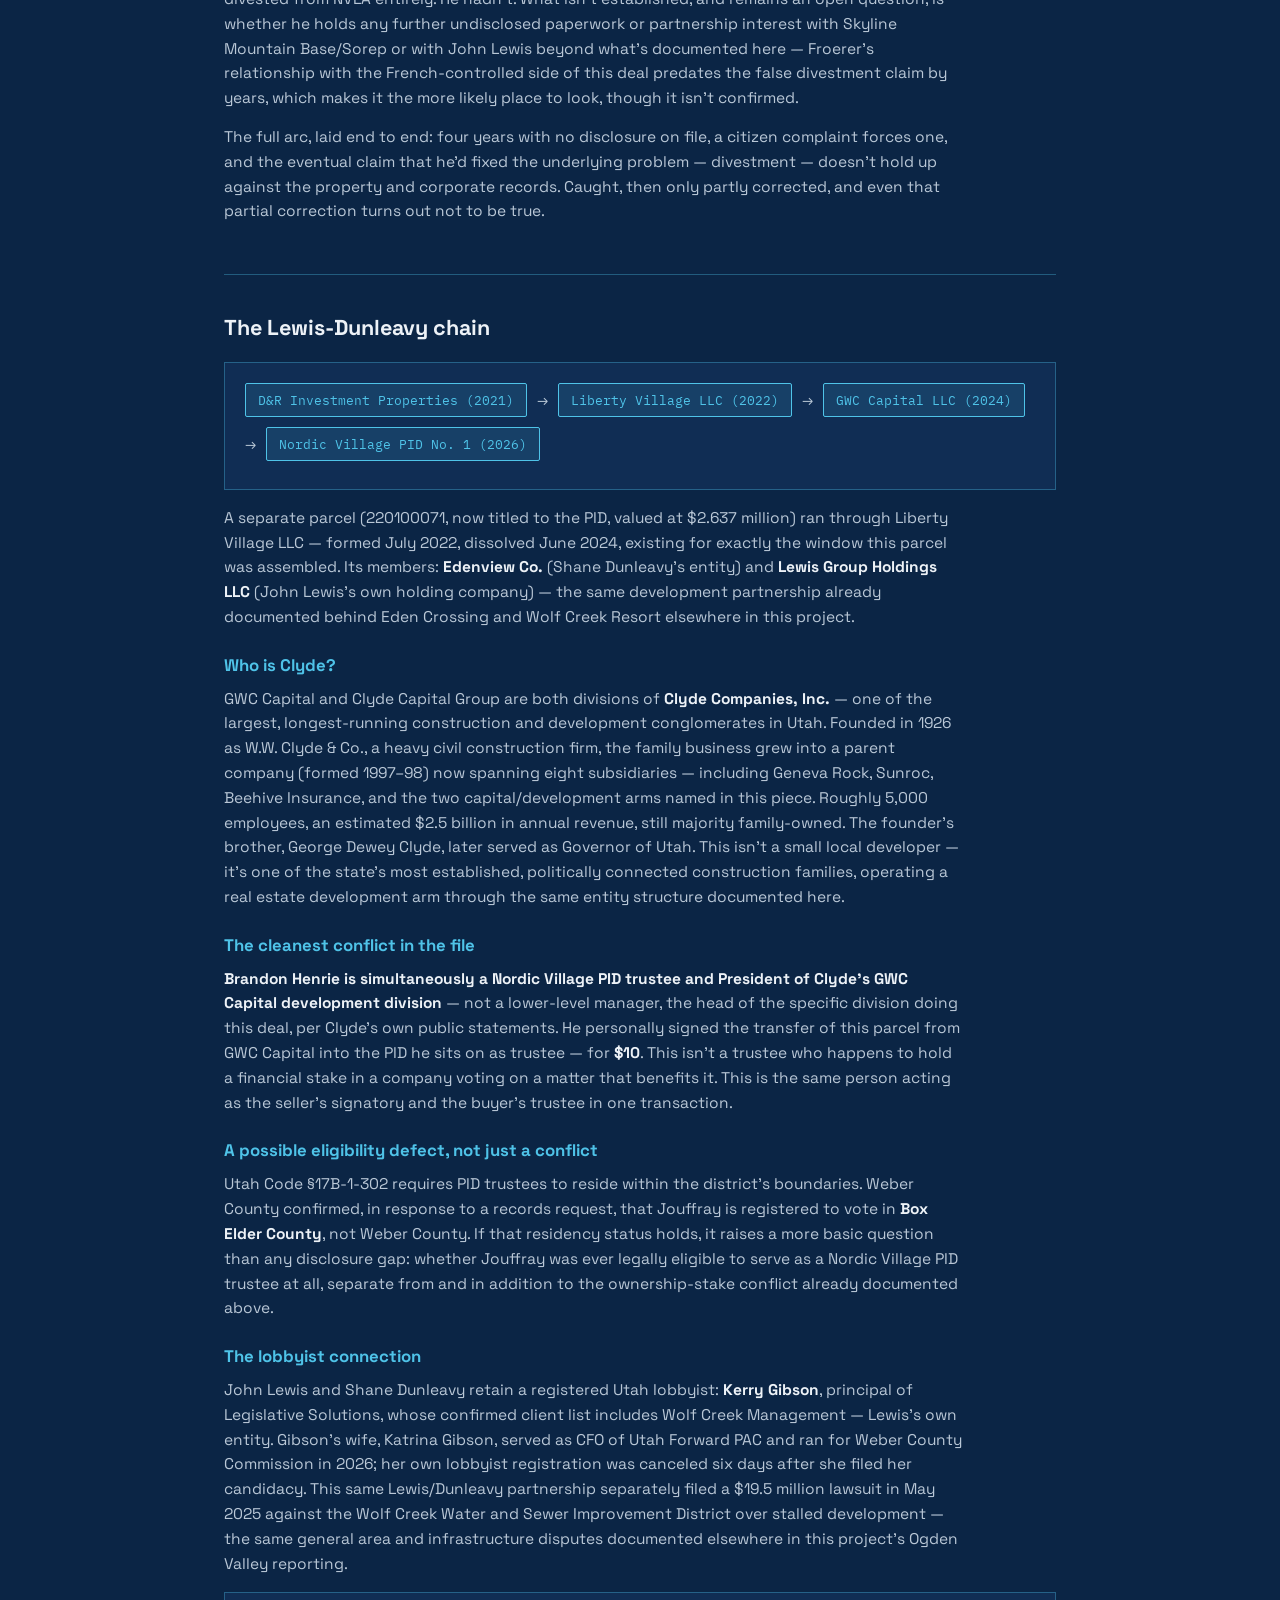
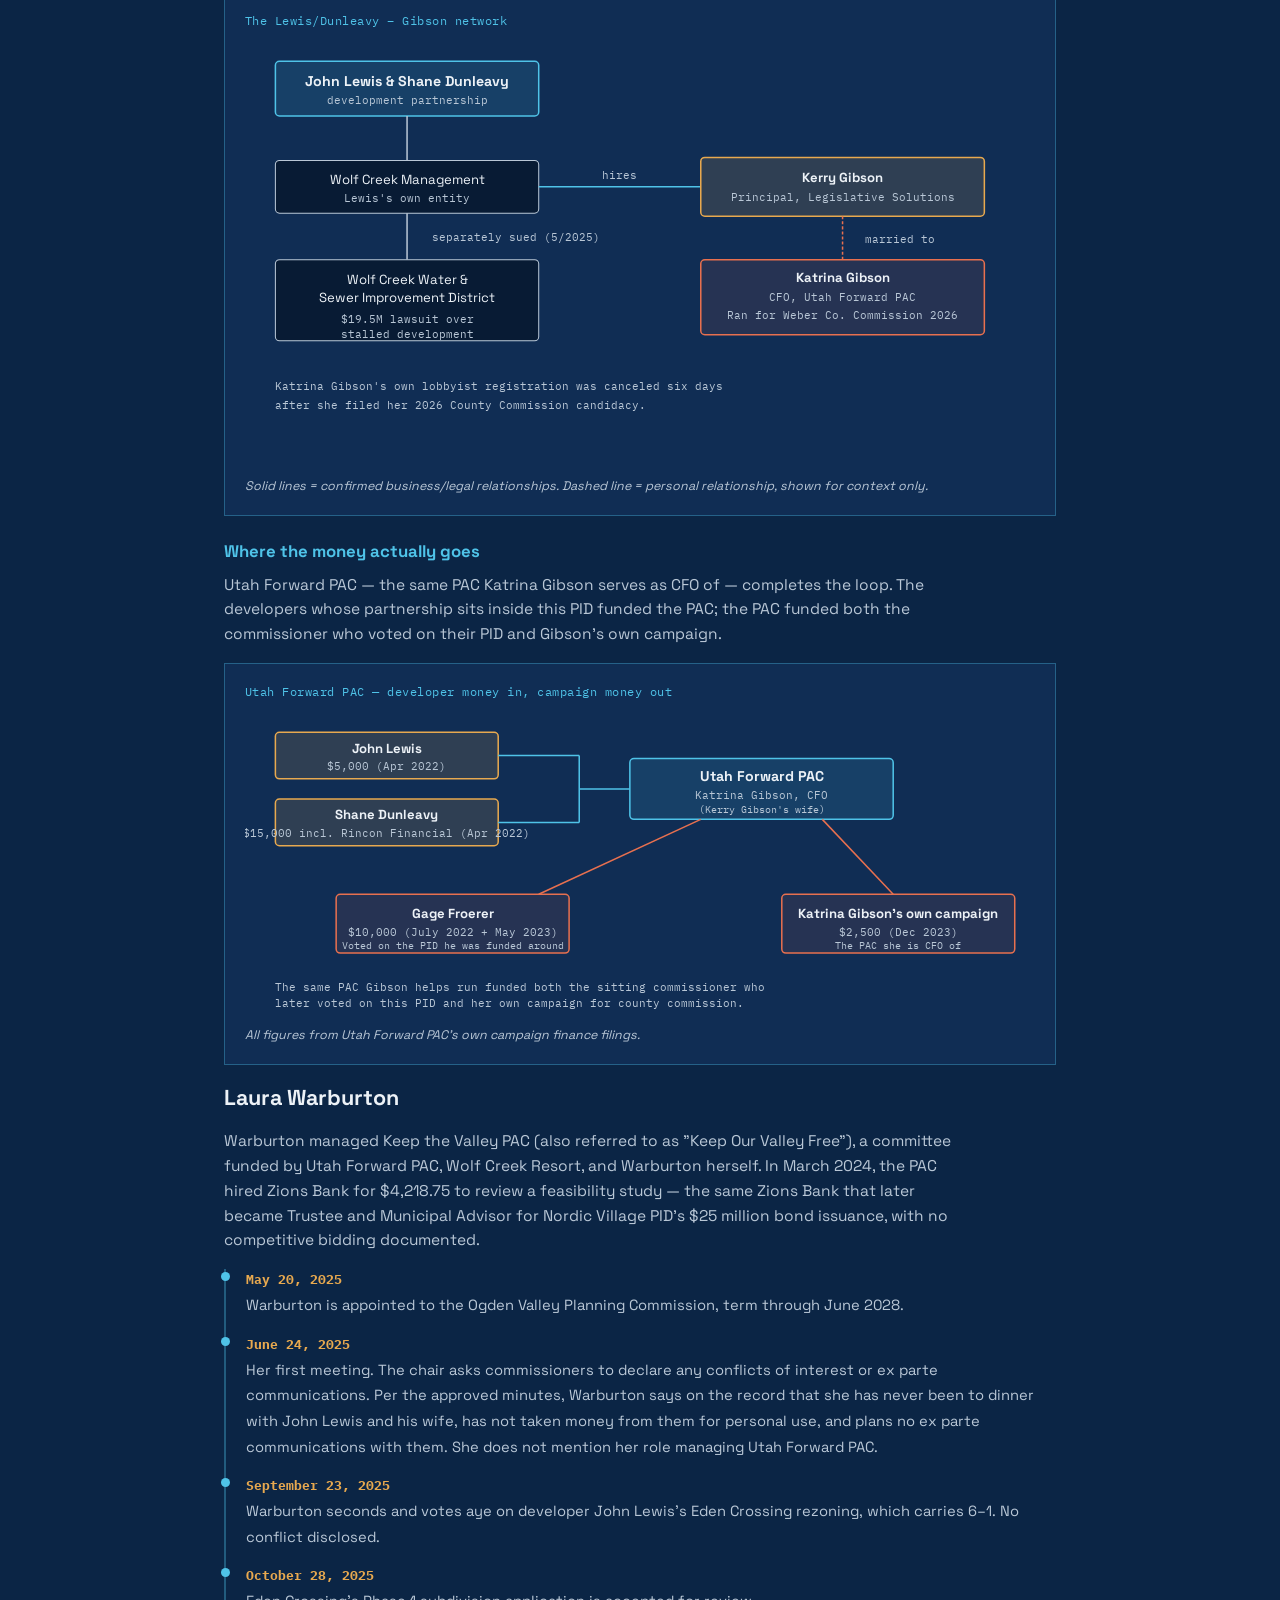
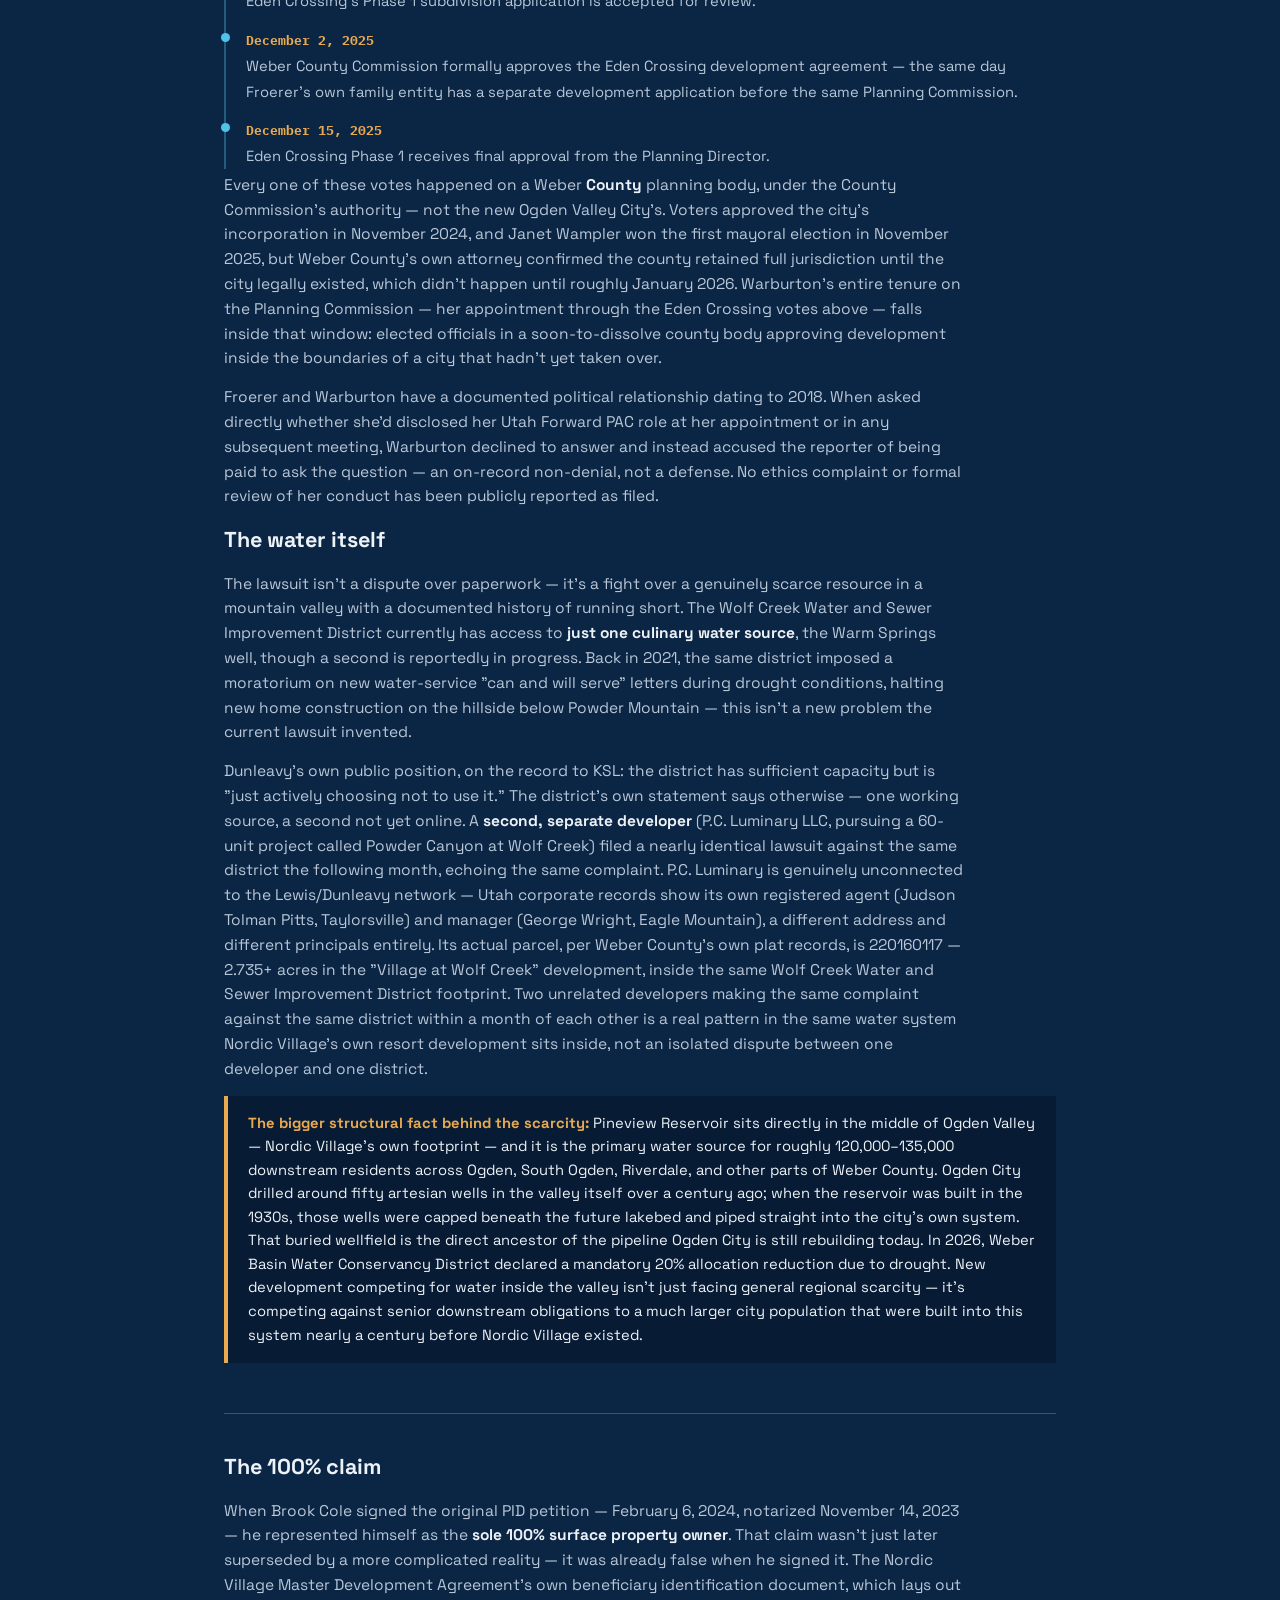
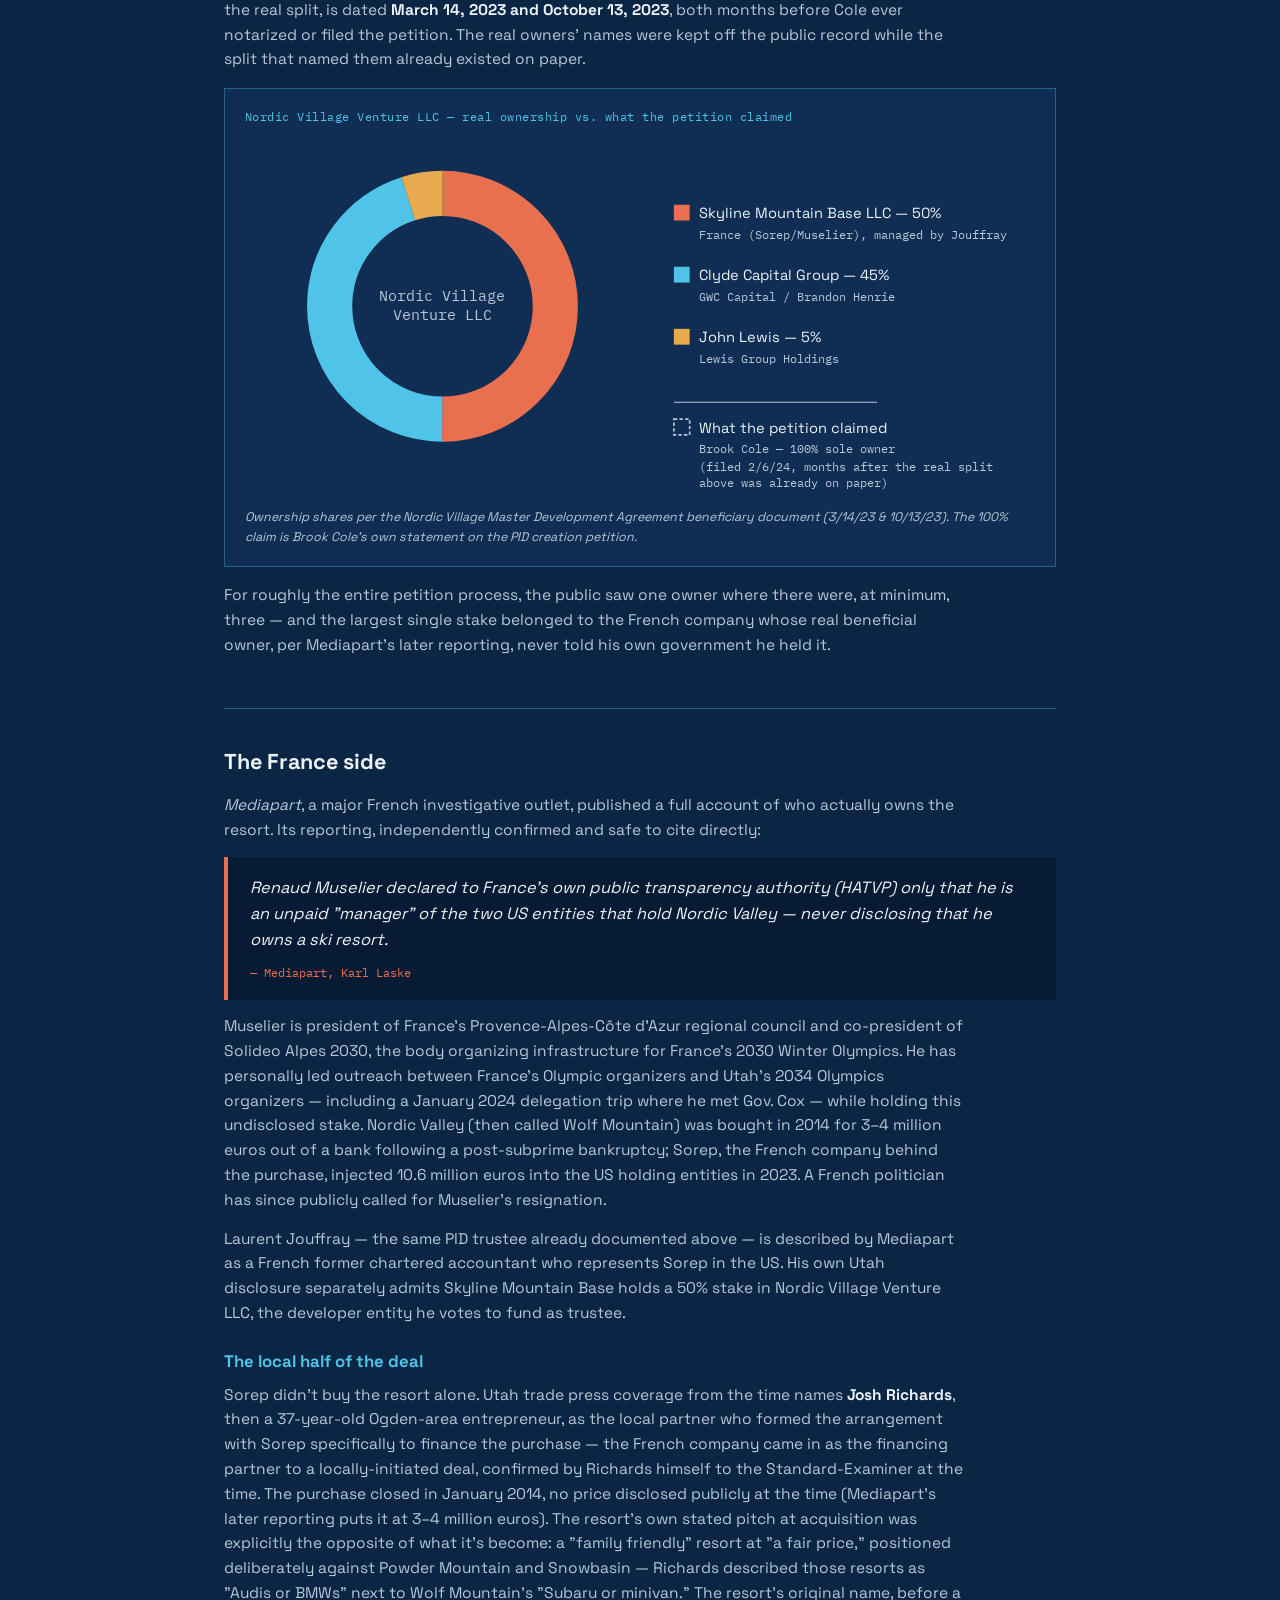
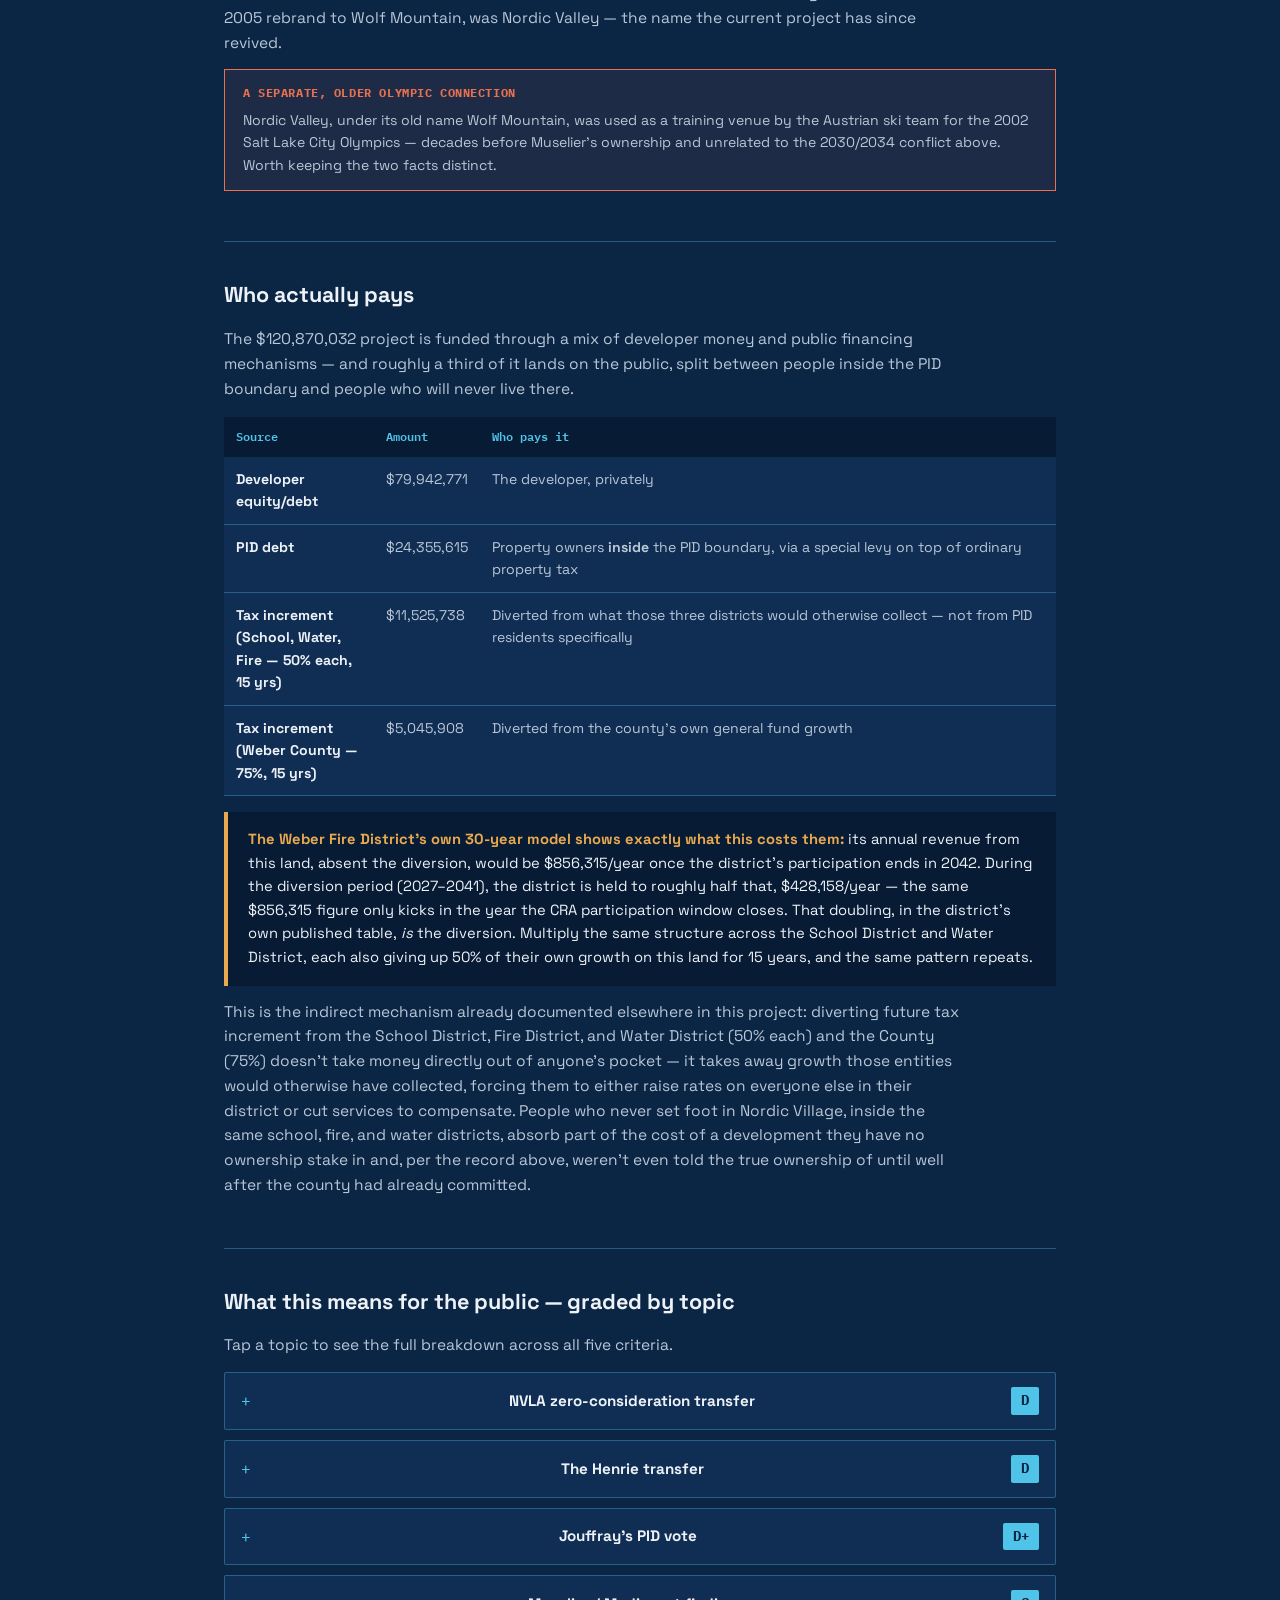
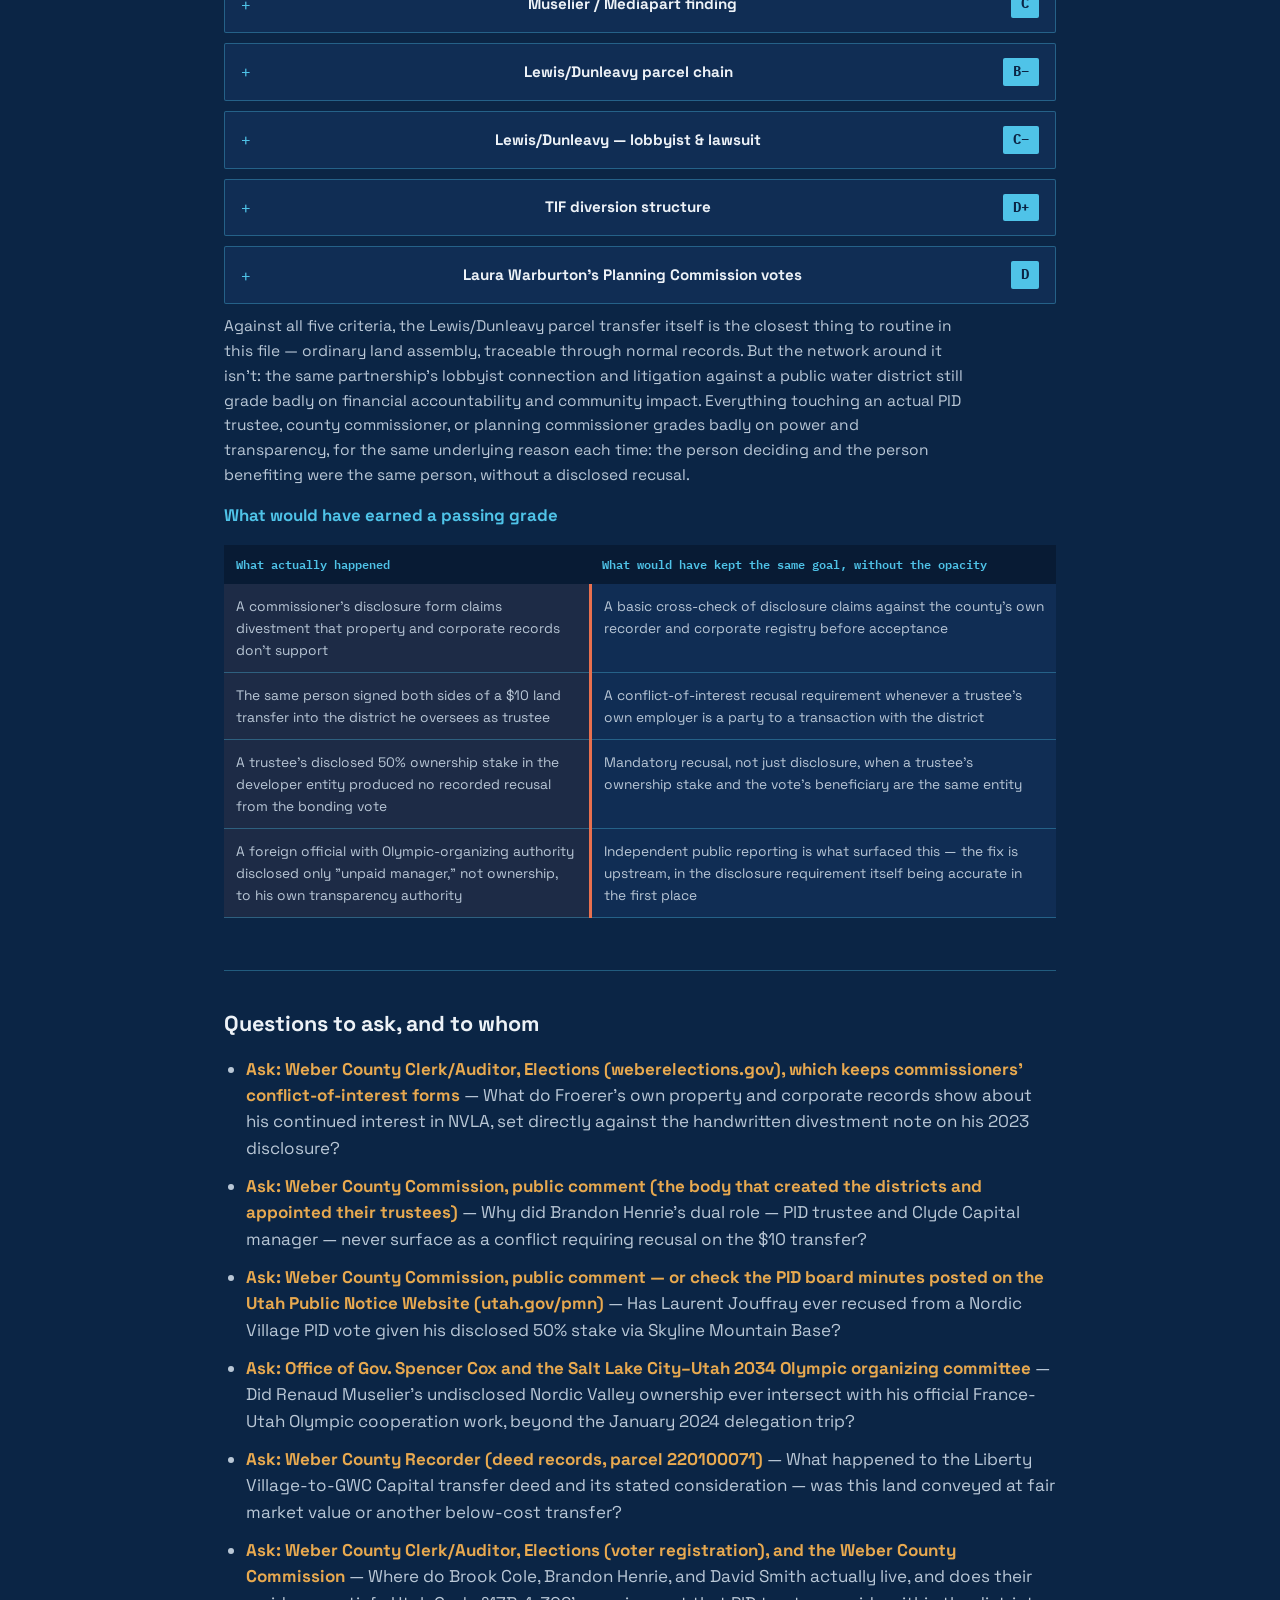
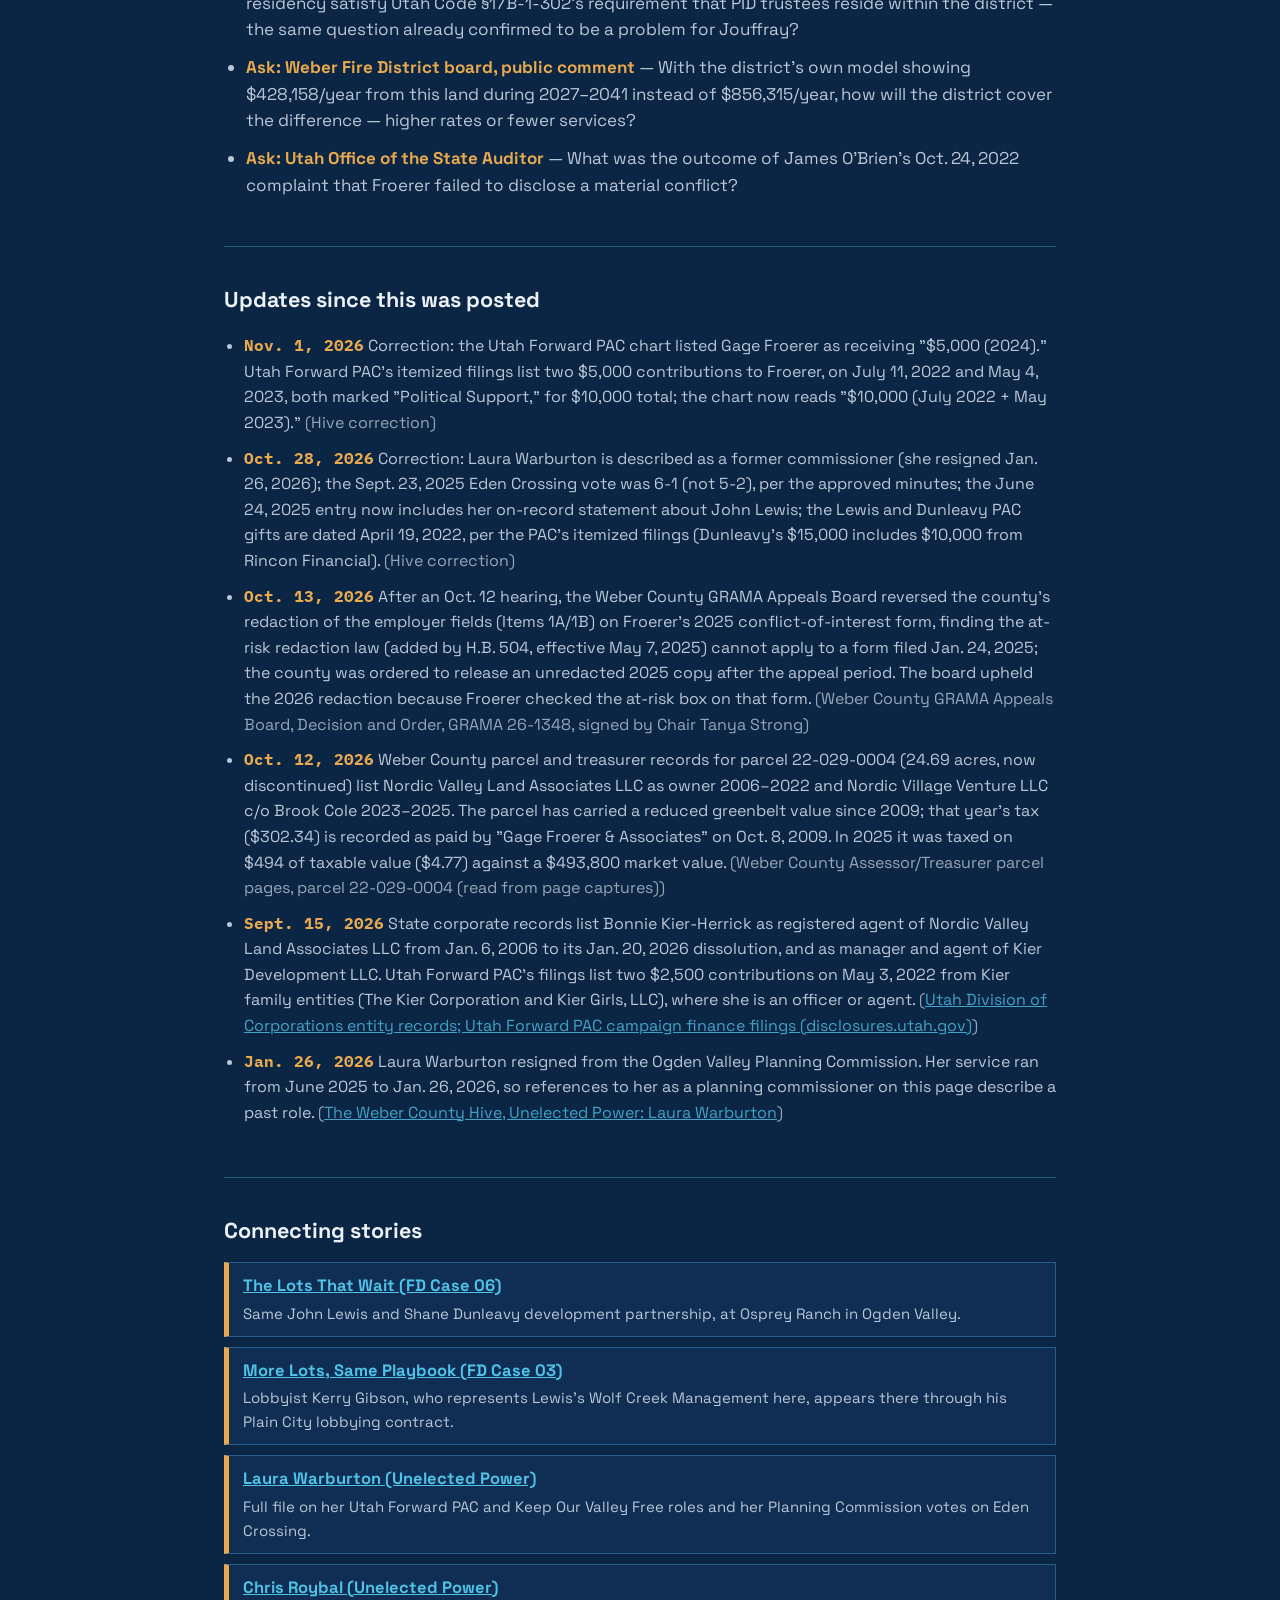
<file: weber-hive-nordic-village-froerer.html>
<!DOCTYPE html>
<html lang="en">
<head>
<meta charset="UTF-8">
<meta name="viewport" content="width=device-width, initial-scale=1.0">
<title>The Trustee Signed His Own Deal | Follow the Deed | Utah Hive Politics</title>
<meta name="description" content="A zero-consideration land transfer, a trustee who signed both sides of a $10 deal, and a French Olympic official's undisclosed ski resort.">
<link rel="preconnect" href="https://fonts.googleapis.com">
<link rel="preconnect" href="https://fonts.gstatic.com" crossorigin>
<link href="https://fonts.googleapis.com/css2?family=IBM+Plex+Mono:wght@400;500;600&family=Space+Grotesk:wght@400;500;600;700&display=swap" rel="stylesheet">
<style>
  :root{
    --navy:#0B2545; --navy-deep:#081b34; --panel:#102d54;
    --cyan:#4FC3E8; --cyan-dim: rgba(79,195,232,0.35);
    --paper:#EDF2F7; --paper-dim:#B9C7D6;
    --amber:#E8A94F; --rust:#E8704F;
    --mono:'IBM Plex Mono', ui-monospace, monospace;
    --sans:'Space Grotesk', sans-serif;
  }
  *{box-sizing:border-box;}
  body{margin:0;background:var(--navy);color:var(--paper);font-family:var(--sans);line-height:1.6;}
  .wrap{max-width:880px;margin:0 auto;padding:0 24px;}
  a{color:var(--cyan);}

  .blueprint-bg{
    background-image:linear-gradient(var(--cyan-dim) 1px, transparent 1px),linear-gradient(90deg, var(--cyan-dim) 1px, transparent 1px);
    background-size:32px 32px;background-color:var(--navy-deep);opacity:0.18;position:absolute;inset:0;pointer-events:none;
  }
  header.masthead{position:relative;padding:52px 0 36px;border-bottom:1px solid var(--cyan-dim);overflow:hidden;}
  .repo-tag{font-family:var(--mono);font-size:12.5px;letter-spacing:0.04em;color:var(--cyan);margin-bottom:16px;}
  h1.title{font-size:clamp(28px,4.6vw,42px);font-weight:700;line-height:1.14;margin:0 0 14px;max-width:22ch;position:relative;}
  p.dek{font-size:17px;color:var(--paper-dim);max-width:64ch;margin:0;position:relative;}

  section{padding:36px 0;border-bottom:1px solid var(--cyan-dim);}
  h2{font-family:var(--sans);font-size:1.35rem;font-weight:700;margin:0 0 14px;color:var(--paper);}
  h3{font-family:var(--sans);font-size:1.05rem;font-weight:700;margin:22px 0 8px;color:var(--cyan);}
  p{margin:0 0 14px;max-width:74ch;color:var(--paper-dim);font-size:15.5px;}
  p b{color:var(--paper);}

  .start-here{background:var(--panel);border-left:3px solid var(--cyan);padding:18px 22px;}
  .start-here h2{color:var(--cyan);font-size:1.1rem;}
  .start-here p:last-child{margin-bottom:0;}

  .who-grid{display:grid;grid-template-columns:repeat(auto-fill,minmax(220px,1fr));gap:14px;margin-top:16px;}
  .who-card{perspective:800px;height:190px;cursor:pointer;}
  .who-face{
    position:absolute;inset:0;backface-visibility:hidden;border:1px solid var(--cyan-dim);
    border-radius:2px;padding:16px;display:flex;flex-direction:column;justify-content:center;
    transition:transform 0.5s;overflow:auto;
  }
  .who-card{position:relative;transform-style:preserve-3d;}
  .who-front{background:var(--panel);}
  .who-name{font-family:var(--sans);font-weight:700;font-size:1.05rem;color:var(--paper);display:block;margin-bottom:6px;}
  .who-hint{font-family:var(--mono);font-size:0.72rem;color:var(--cyan);}
  .who-back{background:var(--navy-deep);color:var(--paper-dim);font-size:0.86rem;line-height:1.45;transform:rotateY(180deg);}
  .who-card.flipped .who-front{transform:rotateY(180deg);}
  .who-card.flipped .who-back{transform:rotateY(0deg);}

  .entity-chain{background:var(--panel);border:1px solid var(--cyan-dim);padding:20px;margin:16px 0;}
  .ec-row{display:flex;align-items:center;gap:10px;flex-wrap:wrap;margin-bottom:8px;}
  .ec-node{font-family:var(--mono);font-size:12.5px;background:rgba(79,195,232,0.12);border:1px solid var(--cyan);color:var(--cyan);padding:6px 12px;border-radius:2px;}
  .ec-arrow{color:var(--paper-dim);font-size:14px;}

  .mini-timeline{position:relative;margin:16px 0 4px;padding-left:20px;border-left:2px solid var(--cyan-dim);}
  .mt-item{position:relative;padding-bottom:16px;}
  .mt-item:last-child{padding-bottom:0;}
  .mt-dot{position:absolute;left:-25px;top:3px;width:9px;height:9px;border-radius:50%;background:var(--cyan);}
  .mt-date{font-family:var(--mono);font-weight:700;font-size:0.82rem;color:var(--amber);display:block;margin-bottom:2px;}
  .mt-text{font-size:0.92rem;color:var(--paper-dim);}

  .callout{background:var(--navy-deep);border-left:4px solid var(--amber);padding:16px 20px;margin:14px 0;font-size:0.92rem;}
  .callout b{color:var(--amber);}
  .callout-quote{background:var(--navy-deep);border-left:4px solid var(--rust);padding:18px 22px;margin:14px 0;font-size:1.02rem;font-style:italic;color:var(--paper);}
  .callout-quote .attrib{display:block;margin-top:10px;font-family:var(--mono);font-size:0.75rem;font-style:normal;color:var(--rust);}

  .caution-box{background:rgba(232,112,79,0.08);border:1px solid var(--rust);padding:14px 18px;margin:14px 0;font-size:0.88rem;color:var(--paper-dim);}
  .caution-box .label{font-family:var(--mono);font-size:0.72rem;letter-spacing:0.05em;color:var(--rust);display:block;margin-bottom:6px;font-weight:700;}

  .net-table{width:100%;border-collapse:collapse;margin:16px 0;font-size:0.88rem;}
  .net-table th{background:var(--navy-deep);color:var(--cyan);text-align:left;padding:10px 12px;font-family:var(--mono);font-weight:600;font-size:0.75rem;}
  .net-table td{padding:11px 12px;border-bottom:1px solid var(--cyan-dim);background:var(--panel);vertical-align:top;color:var(--paper-dim);}
  .net-table tr td:first-child{font-weight:700;color:var(--paper);width:18%;}

  .fix-table{width:100%;border-collapse:collapse;margin:16px 0;font-size:0.86rem;}
  .fix-table th{background:var(--navy-deep);color:var(--cyan);text-align:left;padding:10px 12px;font-family:var(--mono);font-weight:600;font-size:0.75rem;}
  .fix-table td{padding:11px 12px;border-bottom:1px solid var(--cyan-dim);vertical-align:top;color:var(--paper-dim);}
  .fix-table tr td:first-child{background:rgba(232,112,79,0.08);border-right:3px solid var(--rust);width:44%;}
  .fix-table tr td:last-child{background:var(--panel);border-left:3px solid #4FE88A;}

  .chart-box{background:var(--panel);border:1px solid var(--cyan-dim);padding:18px 20px;margin:16px 0;}
  .chart-title{font-family:var(--mono);font-size:0.78rem;letter-spacing:0.04em;color:var(--cyan);margin-bottom:10px;}
  .chart-box svg{width:100%;height:auto;display:block;}
  .chart-label{font-family:var(--sans);fill:var(--paper);}
  .chart-value{font-family:var(--mono);fill:var(--paper-dim);}
  .chart-note{font-size:0.78rem;color:var(--paper-dim);margin-top:10px;font-style:italic;}

  details.grade-card{background:var(--panel);border:1px solid var(--cyan-dim);margin:10px 0;border-radius:2px;}
  details.grade-card summary{cursor:pointer;padding:14px 16px;list-style:none;display:flex;justify-content:space-between;align-items:center;gap:12px;}
  details.grade-card summary::-webkit-details-marker{display:none;}
  details.grade-card summary::before{content:"+ ";color:var(--cyan);font-family:var(--mono);margin-right:2px;}
  details.grade-card[open] summary::before{content:"\2212 ";}
  .grade-card-topic{font-weight:700;color:var(--paper);font-size:0.95rem;}
  .grade-card-badge{font-family:var(--mono);font-size:0.85rem;font-weight:700;color:var(--navy);background:var(--cyan);padding:3px 10px;border-radius:2px;white-space:nowrap;}
  details.grade-card .grade-body{padding:0 16px 16px;border-top:1px solid var(--cyan-dim);}
  .grade-row{padding:10px 0;border-bottom:1px solid rgba(185,199,214,0.15);font-size:0.86rem;color:var(--paper-dim);}
  .grade-row:last-child{border-bottom:none;}
  .grade-row .grade-label{font-family:var(--mono);font-size:0.7rem;letter-spacing:0.04em;color:var(--cyan);display:block;margin-bottom:3px;}

  .questions-box{background:var(--navy-deep);border-left:4px solid var(--rust);padding:26px;}
  .questions-box .qw-label{font-family:var(--mono);color:var(--rust);font-size:0.78rem;letter-spacing:0.06em;margin-bottom:14px;}
  .questions-box ol{margin:0;padding-left:20px;}
  .questions-box li{font-size:1rem;color:var(--paper);margin-bottom:14px;}

  details.sources-toggle{background:var(--panel);border:1px solid var(--cyan-dim);margin:10px 0;}
  details.sources-toggle summary{cursor:pointer;padding:12px 16px;font-weight:700;color:var(--cyan);list-style:none;font-family:var(--mono);font-size:0.85rem;}
  details.sources-toggle summary::-webkit-details-marker{display:none;}
  details.sources-toggle summary::before{content:"+ ";}
  details.sources-toggle[open] summary::before{content:"\2212 ";}
  details.sources-toggle .body{padding:0 16px 16px;font-size:0.85rem;color:var(--paper-dim);}
  details.sources-toggle ul{margin:0;padding-left:18px;}
  details.sources-toggle li{margin-bottom:6px;}

  footer{padding:30px 0 56px;font-family:var(--mono);font-size:12px;color:var(--paper-dim);}
  ul{padding-left:20px;color:var(--paper-dim);font-size:15.5px;}
  li{margin-bottom:6px;}
</style>
<link rel="stylesheet" href="fd-parts.css?v=5">
</head>
<body>
<div class="hb-bar"><a href="https://webercountyhive.substack.com/" target="_blank" rel="noopener"><img src="uhp-badge.png" alt="Utah Hive Politics logo"><span><span class="hb-name">Utah Hive Politics</span><span class="hb-sub">from the publisher of The Weber County Hive</span><span class="hb-line-top">The people's publication. We investigate what's best for the public as a whole, not any party or special interest.</span></span></a></div>
<div class="up-top"><div class="in"><span><a href="index.html">← All Follow the Deed cases</a> &nbsp;·&nbsp; <a href="https://weber-county-hive.github.io/-weber-county-hive-index/">Hive library ↗</a></span></div></div>

<!-- Utah Maps link -->
<div style="background:#0d0b0a;border-bottom:1px solid #3a2f1c;padding:9px 16px;text-align:center;font-family:'IBM Plex Mono',ui-monospace,Menlo,monospace;font-size:13px;line-height:1.5;color:#b8956a;">See it on the map: <a href="https://weber-county-hive.github.io/utah-maps/utah-tax-increment-map.html" style="color:#d4af37;text-decoration:underline;text-underline-offset:2px;">MAP 001: Where Utah's Tax Increment Goes &rarr;</a> &nbsp;&middot;&nbsp; <a href="https://weber-county-hive.github.io/utah-maps/ogden-valley-development.html" style="color:#d4af37;text-decoration:underline;text-underline-offset:2px;">MAP 003: Ogden Valley Development &rarr;</a></div>


<header class="masthead">
  <div class="blueprint-bg"></div>
  <div class="wrap">
    <div class="repo-tag">FOLLOW THE DEED &middot; CASE 05 · FD 200.02</div>
    <h1 class="title">The Trustee Signed His Own Deal</h1>
    <p class="dek">A Weber County commissioner's own entity transferred land for zero dollars, then dissolved. A PID trustee signed the same land into the district he oversees, for ten dollars, on behalf of his own employer. And the resort's real owner — a sitting French regional president co-leading his country's 2030 Olympic bid — never told his own government he owned it.</p>
    <div class="pub-date">Posted Sept. 8, 2026 · Updated Nov. 10, 2026</div>
  </div>
</header>
<section class="up-short"><h2>The short version</h2><ul><li>Nordic Valley Land Associates LLC (NVLA), run by two entities that both list Gage Froerer as manager, transferred its land to Nordic Village Venture LLC for zero consideration on Jan. 27, 2023. Froerer filed J&G's dissolution 11 days later; NVLA and Kier Development were dissolved Jan. 20, 2026, after the PID bonds closed.</li><li>Froerer filed no written conflict disclosure for NVLA from 2018 until Nov. 20, 2022, after a citizen complaint to the State Auditor. A handwritten note on his February 2023 form says he divested; property and corporate records do not support that. He filed no disclosure before the Nov. 20, 2024 PID creation vote.</li><li>PID trustee Brandon Henrie, president of Clyde's GWC Capital division, signed a parcel from GWC Capital into the PID he oversees for $10. Trustee Laurent Jouffray's own disclosure lists a 50% stake through Skyline Mountain Base, with no recusal on record. Trustee Brook Cole's petition claimed 100% ownership when a 45/5/50 split was already on paper.</li><li>Per Mediapart, French regional president Renaud Muselier, co-president of Solideo Alpes 2030, has been the real owner of Nordic Valley since 2014 but declared himself to France's transparency authority (HATVP) only as an unpaid "manager."</li><li>Roughly a third of the $120,870,032 project lands on the public: $24,355,615 in PID debt plus $11,525,738 and $5,045,908 in diverted tax increment. The Weber Fire District's own model holds its revenue from this land to $428,158/year during 2027–2041, versus $856,315/year after.</li></ul><p class="up-short-more"><a href="weber-hive-nordic-village-froerer-plain.html">Read the plain-words version →</a></p></section>
<div class="up-ww"><div class="up-where"><div class="up-where-h"><div class="up-lbl">WHERE</div><div class="pl">Weber County · Ogden Valley · Nordic Valley · Wolf Creek · Pineview Reservoir</div></div><div class="up-who"><div class="up-who-h">WHO</div><ul><li><b>Gage Froerer</b> — Weber County Commissioner; listed manager of the entities that managed NVLA</li><li><b>Brandon Henrie</b> — Nordic Village PID trustee; President, Clyde's GWC Capital division</li><li><b>Laurent Jouffray</b> — Nordic Village PID trustee; Sorep's US representative</li><li><b>Brook Cole</b> — Nordic Village PID trustee; DC-PEG LLC manager; signed the PID petition</li><li><b>Renaud Muselier</b> — President, Provence-Alpes-Côte d'Azur regional council; resort owner per Mediapart</li><li><b>John Lewis & Shane Dunleavy</b> — Developers; Liberty Village LLC members (Eden)</li><li><b>Laura Warburton</b> — Former Ogden Valley Planning Commissioner (resigned Jan. 26, 2026); Utah Forward PAC manager</li></ul></div></div></div>


<div class="wrap">

<section>
  <div class="start-here">
    <h2>Start here</h2>
    <p><b>What is this?</b> Three separate people, three separate roles, all touching the same 512 acres in Ogden Valley: a county commissioner whose own company transferred the land for nothing, then dissolved; a public infrastructure district trustee who signed that land into the district he sits on, for ten dollars, while working for the company on the other side of the deal; and the resort's actual owner, a French official who never disclosed the ownership to his own country's transparency authority.</p>
    <p><b>What's the goal?</b> Not to argue that Nordic Village shouldn't be developed. It's to test whether the public process that approved $80 million in bonding on this land actually had the disclosures, recusals, and transparency it was supposed to have — regardless of how good or bad the finished resort turns out to be.</p>
  </div>
</section>

<section>
  <h2>Who's who</h2>
  <p>Click a card to flip it.</p>
  <div class="who-grid">
    <div class="who-card" data-flip>
      <div class="who-face who-front"><span class="who-name">Gage Froerer</span><span class="who-hint">click for role</span></div>
      <div class="who-face who-back">Weber County Commissioner. Managed the entity whose land transferred for zero consideration. A handwritten note on his 2023 disclosure claims he divested — property and corporate records say otherwise.</div>
    </div>
    <div class="who-card" data-flip>
      <div class="who-face who-front"><span class="who-name">Brandon Henrie</span><span class="who-hint">click for role</span></div>
      <div class="who-face who-back">Nordic Village PID trustee AND President of Clyde's GWC Capital development division. Personally signed land from his own employer into the district he oversees as trustee, for $10.</div>
    </div>
    <div class="who-card" data-flip>
      <div class="who-face who-front"><span class="who-name">Laurent Jouffray</span><span class="who-hint">click for role</span></div>
      <div class="who-face who-back">PID trustee and Sorep's US representative. His own disclosure admits Skyline Mountain Base holds a 50% stake in the developer entity he votes to fund as trustee.</div>
    </div>
    <div class="who-card" data-flip>
      <div class="who-face who-front"><span class="who-name">Brook Cole</span><span class="who-hint">click for role</span></div>
      <div class="who-face who-back">PID trustee and DC-PEG LLC manager. Signed the original PID petition claiming to be the sole 100% surface owner — before the real 45/5/50 ownership split was ever disclosed.</div>
    </div>
    <div class="who-card" data-flip>
      <div class="who-face who-front"><span class="who-name">Renaud Muselier</span><span class="who-hint">click for role</span></div>
      <div class="who-face who-back">President of France's Provence-Alpes-Côte d'Azur regional council; co-president of Solideo Alpes 2030, organizing France's 2030 Olympic infrastructure. Per Mediapart, the real owner of Nordic Valley since 2014 — disclosed to French authorities only as an unpaid "manager."</div>
    </div>
    <div class="who-card" data-flip>
      <div class="who-face who-front"><span class="who-name">John Lewis &amp; Shane Dunleavy</span><span class="who-hint">click for role</span></div>
      <div class="who-face who-back">Owned a separate PID parcel through Liberty Village LLC before it passed to Clyde Capital — the same development partnership behind Eden Crossing, now tied directly into Nordic Village's own land.</div>
    </div>
    <div class="who-card" data-flip>
      <div class="who-face who-front"><span class="who-name">Laura Warburton</span><span class="who-hint">click for role</span></div>
      <div class="who-face who-back">Former Ogden Valley Planning Commissioner (June 2025 to Jan. 26, 2026) and Utah Forward PAC manager. Voted on developer John Lewis's own rezoning without disclosing her PAC role, then declined to answer when asked directly.</div>
    </div>
  </div>
</section>

<section>
  <h2>The rubric</h2>
  <p>What benefits the public collectively, not any one actor's reputation or track record, and not a personal opinion about who's involved.</p>
  <div class="entity-chain">
    <p style="margin-bottom:10px;"><b>1. Power</b> — Does it add or remove a check on power that the public, collectively, would otherwise have no say over?</p>
    <p style="margin-bottom:10px;"><b>2. Transparency</b> — Can the public actually see the process: posted hearings, itemized financials, disclosed conflicts — regardless of who ends up holding the final decision?</p>
    <p style="margin-bottom:10px;"><b>3. Financial accountability</b> — Who actually pays, who's protected from paying, and is that structure disclosed plainly or buried in a bundled figure?</p>
    <p style="margin-bottom:10px;"><b>4. Environmental impact</b> — What's the effect on water, wetlands, and wildlife, and does the process treat that as a real constraint or a box to check?</p>
    <p style="margin-bottom:0;"><b>5. Community impact</b> — Who bears the cost or holds a historical/cultural stake in this decision, and did the process give them real standing to be heard, or was their interest treated as a formality?</p>
  </div>
</section>

<section>
  <h2>The Froerer chain</h2>
  <div class="entity-chain">
    <div class="ec-row">
      <span class="ec-node">Nordic Valley Land Associates LLC</span>
      <span class="ec-arrow">&rarr;</span>
      <span class="ec-node">Liens subordinated (1/24/23)</span>
      <span class="ec-arrow">&rarr;</span>
      <span class="ec-node">Land transferred, $0 (1/27/23)</span>
    </div>
  </div>
  <p>Nordic Valley Land Associates LLC (NVLA) was managed by two entities — Kier Development LLC and J&amp;G Investment Partnership LLC — both listing <b>Gage Froerer as manager</b>. J&amp;G held trust deed liens on all four Nordic Valley parcels. Those liens were subordinated January 24, 2023, and three days later the property transferred to Nordic Village Venture LLC for <b>zero consideration</b>. Eleven days after that, Froerer personally filed J&amp;G's dissolution. Kier Development and NVLA were both dissolved on the same later date — January 20, 2026 — after the PID bonds had already closed and after Froerer had already voted to authorize them.</p>

  <h3>No disclosure filed for four years, then a false one</h3>
  <p>Froerer was elected to the Weber County Commission in 2018 and, per the Standard-Examiner's own 2022 reporting, had "been involved in the trust that owns the land for 20 or so years" — meaning the NVLA relationship long predates his time in office. From 2018 through most of 2022, he filed <b>no conflict-of-interest disclosure for this relationship at all</b>. The Nordic Valley village proposal formally emerged in October 2021; he participated in deliberations on it without disclosing or recusing for roughly ten months after that. He recused from a vote for the first time on August 16, 2022 — but still filed no written disclosure. A written disclosure only came on November 20, 2022, and only after a Weber County resident, retired attorney James O'Brien, filed a formal complaint with the Utah State Auditor on October 24, 2022, alleging Froerer had failed to disclose a material conflict. That disclosure revealed a family trust's 16% stake in NVLA — four years into his term, and only once a citizen forced the question.</p>

  <div class="callout-quote">
    "We have spoken about this in public meetings in the Valley and never hide anything. He talked about it, you reported it several times, we spoke about it &mdash; so it is public knowledge and Gage Froerer recused himself."
    <span class="attrib">&mdash; Laurent Jouffray, email to the Standard-Examiner, December 19, 2022</span>
  </div>

  <p>That's Jouffray himself, on the record, four years before telling Shauna Miller in a public exchange that "Froerer was never a partner in the project" — a direct contradiction of his own earlier statement, not just a disputed claim. But Jouffray's "public knowledge" framing leaves out how that knowledge became public: not a disclosure filed at the start of his term, or when the proposal emerged, but only after a citizen's formal complaint to the State Auditor, four years into holding office alongside the relationship.</p>

  <p>What actually changed is the timing: whatever standard the 2022 episode set — disclosure only under pressure, after the fact — wasn't met at all before the vote that mattered most. Froerer filed no conflict-of-interest disclosure before the November 20, 2024 PID creation vote — the same window as the zero-consideration land transfer and, per Shauna Miller's own property and corporate records, a handwritten note on his February 2023 disclosure form falsely claiming he'd divested from NVLA entirely. He hadn't. What isn't established, and remains an open question, is whether he holds any further undisclosed paperwork or partnership interest with Skyline Mountain Base/Sorep or with John Lewis beyond what's documented here — Froerer's relationship with the French-controlled side of this deal predates the false divestment claim by years, which makes it the more likely place to look, though it isn't confirmed.</p>

  <p>The full arc, laid end to end: four years with no disclosure on file, a citizen complaint forces one, and the eventual claim that he'd fixed the underlying problem &mdash; divestment &mdash; doesn't hold up against the property and corporate records. Caught, then only partly corrected, and even that partial correction turns out not to be true.</p>
</section>

<section>
  <h2>The Lewis-Dunleavy chain</h2>
  <div class="entity-chain">
    <div class="ec-row">
      <span class="ec-node">D&amp;R Investment Properties (2021)</span>
      <span class="ec-arrow">&rarr;</span>
      <span class="ec-node">Liberty Village LLC (2022)</span>
      <span class="ec-arrow">&rarr;</span>
      <span class="ec-node">GWC Capital LLC (2024)</span>
      <span class="ec-arrow">&rarr;</span>
      <span class="ec-node">Nordic Village PID No. 1 (2026)</span>
    </div>
  </div>
  <p>A separate parcel (220100071, now titled to the PID, valued at $2.637 million) ran through Liberty Village LLC — formed July 2022, dissolved June 2024, existing for exactly the window this parcel was assembled. Its members: <b>Edenview Co.</b> (Shane Dunleavy's entity) and <b>Lewis Group Holdings LLC</b> (John Lewis's own holding company) — the same development partnership already documented behind Eden Crossing and Wolf Creek Resort elsewhere in this project.</p>

  <h3>Who is Clyde?</h3>
  <p>GWC Capital and Clyde Capital Group are both divisions of <b>Clyde Companies, Inc.</b> — one of the largest, longest-running construction and development conglomerates in Utah. Founded in 1926 as W.W. Clyde &amp; Co., a heavy civil construction firm, the family business grew into a parent company (formed 1997&ndash;98) now spanning eight subsidiaries — including Geneva Rock, Sunroc, Beehive Insurance, and the two capital/development arms named in this piece. Roughly 5,000 employees, an estimated $2.5 billion in annual revenue, still majority family-owned. The founder's brother, George Dewey Clyde, later served as Governor of Utah. This isn't a small local developer — it's one of the state's most established, politically connected construction families, operating a real estate development arm through the same entity structure documented here.</p>

  <h3>The cleanest conflict in the file</h3>
  <p><b>Brandon Henrie is simultaneously a Nordic Village PID trustee and President of Clyde's GWC Capital development division</b> — not a lower-level manager, the head of the specific division doing this deal, per Clyde's own public statements. He personally signed the transfer of this parcel from GWC Capital into the PID he sits on as trustee — for <b>$10</b>. This isn't a trustee who happens to hold a financial stake in a company voting on a matter that benefits it. This is the same person acting as the seller's signatory and the buyer's trustee in one transaction.</p>

  <h3>A possible eligibility defect, not just a conflict</h3>
  <p>Utah Code &sect;17B-1-302 requires PID trustees to reside within the district's boundaries. Weber County confirmed, in response to a records request, that Jouffray is registered to vote in <b>Box Elder County</b>, not Weber County. If that residency status holds, it raises a more basic question than any disclosure gap: whether Jouffray was ever legally eligible to serve as a Nordic Village PID trustee at all, separate from and in addition to the ownership-stake conflict already documented above.</p>

  <h3>The lobbyist connection</h3>
  <p>John Lewis and Shane Dunleavy retain a registered Utah lobbyist: <b>Kerry Gibson</b>, principal of Legislative Solutions, whose confirmed client list includes Wolf Creek Management — Lewis's own entity. Gibson's wife, Katrina Gibson, served as CFO of Utah Forward PAC and ran for Weber County Commission in 2026; her own lobbyist registration was canceled six days after she filed her candidacy. This same Lewis/Dunleavy partnership separately filed a $19.5 million lawsuit in May 2025 against the Wolf Creek Water and Sewer Improvement District over stalled development — the same general area and infrastructure disputes documented elsewhere in this project's Ogden Valley reporting.</p>

  <div class="chart-box">
    <div class="chart-title">The Lewis/Dunleavy &ndash; Gibson network</div>
    <svg viewBox="0 0 780 420" xmlns="http://www.w3.org/2000/svg" role="img" aria-label="Network diagram showing John Lewis and Shane Dunleavy connected through Wolf Creek Management to lobbyist Kerry Gibson, married to Katrina Gibson who ran for county commission, and separately to a lawsuit against Wolf Creek Water and Sewer Improvement District">

      <rect x="30" y="20" width="260" height="54" rx="4" fill="rgba(79,195,232,0.12)" stroke="#4FC3E8" stroke-width="1.5"/>
      <text x="160" y="44" text-anchor="middle" class="chart-label" font-size="14" font-weight="700">John Lewis &amp; Shane Dunleavy</text>
      <text x="160" y="62" text-anchor="middle" class="chart-value" font-size="11">development partnership</text>

      <line x1="160" y1="74" x2="160" y2="118" stroke="#B9C7D6" stroke-width="1.5"/>
      <rect x="30" y="118" width="260" height="52" rx="4" fill="var(--navy-deep)" stroke="#B9C7D6" stroke-width="1"/>
      <text x="160" y="141" text-anchor="middle" class="chart-label" font-size="13">Wolf Creek Management</text>
      <text x="160" y="159" text-anchor="middle" class="chart-value" font-size="11">Lewis's own entity</text>

      <line x1="290" y1="144" x2="450" y2="144" stroke="#4FC3E8" stroke-width="1.5"/>
      <text x="370" y="136" text-anchor="middle" class="chart-value" font-size="11">hires</text>
      <rect x="450" y="115" width="280" height="58" rx="4" fill="rgba(232,169,79,0.14)" stroke="#E8A94F" stroke-width="1.5"/>
      <text x="590" y="139" text-anchor="middle" class="chart-label" font-size="13" font-weight="700">Kerry Gibson</text>
      <text x="590" y="158" text-anchor="middle" class="chart-value" font-size="11">Principal, Legislative Solutions</text>

      <line x1="590" y1="173" x2="590" y2="216" stroke="#E8704F" stroke-width="1.5" stroke-dasharray="3,2"/>
      <text x="612" y="199" class="chart-value" font-size="11">married to</text>
      <rect x="450" y="216" width="280" height="74" rx="4" fill="rgba(232,112,79,0.10)" stroke="#E8704F" stroke-width="1.5"/>
      <text x="590" y="238" text-anchor="middle" class="chart-label" font-size="13" font-weight="700">Katrina Gibson</text>
      <text x="590" y="257" text-anchor="middle" class="chart-value" font-size="11">CFO, Utah Forward PAC</text>
      <text x="590" y="274" text-anchor="middle" class="chart-value" font-size="11">Ran for Weber Co. Commission 2026</text>

      <line x1="160" y1="170" x2="160" y2="216" stroke="#B9C7D6" stroke-width="1.5"/>
      <text x="185" y="197" class="chart-value" font-size="11">separately sued (5/2025)</text>
      <rect x="30" y="216" width="260" height="80" rx="4" fill="var(--navy-deep)" stroke="#B9C7D6" stroke-width="1"/>
      <text x="160" y="240" text-anchor="middle" class="chart-label" font-size="13">Wolf Creek Water &amp;</text>
      <text x="160" y="258" text-anchor="middle" class="chart-label" font-size="13">Sewer Improvement District</text>
      <text x="160" y="278" text-anchor="middle" class="chart-value" font-size="11">$19.5M lawsuit over</text>
      <text x="160" y="293" text-anchor="middle" class="chart-value" font-size="11">stalled development</text>

      <text x="30" y="345" class="chart-value" font-size="11">Katrina Gibson's own lobbyist registration was canceled six days</text>
      <text x="30" y="363" class="chart-value" font-size="11">after she filed her 2026 County Commission candidacy.</text>
    </svg>
    <div class="chart-note">Solid lines = confirmed business/legal relationships. Dashed line = personal relationship, shown for context only.</div>
  </div>

  <h3>Where the money actually goes</h3>
  <p>Utah Forward PAC — the same PAC Katrina Gibson serves as CFO of — completes the loop. The developers whose partnership sits inside this PID funded the PAC; the PAC funded both the commissioner who voted on their PID and Gibson's own campaign.</p>

  <div class="chart-box">
    <div class="chart-title">Utah Forward PAC &mdash; developer money in, campaign money out</div>
    <svg viewBox="0 0 780 300" xmlns="http://www.w3.org/2000/svg" role="img" aria-label="Diagram showing John Lewis and Shane Dunleavy donating to Utah Forward PAC, which is chaired by Katrina Gibson as CFO, and which in turn donates to Gage Froerer and to Katrina Gibson's own campaign">

      <rect x="30" y="20" width="220" height="46" rx="4" fill="rgba(232,169,79,0.14)" stroke="#E8A94F" stroke-width="1.5"/>
      <text x="140" y="40" text-anchor="middle" class="chart-label" font-size="13" font-weight="700">John Lewis</text>
      <text x="140" y="57" text-anchor="middle" class="chart-value" font-size="11">$5,000 (Apr 2022)</text>

      <rect x="30" y="86" width="220" height="46" rx="4" fill="rgba(232,169,79,0.14)" stroke="#E8A94F" stroke-width="1.5"/>
      <text x="140" y="106" text-anchor="middle" class="chart-label" font-size="13" font-weight="700">Shane Dunleavy</text>
      <text x="140" y="123" text-anchor="middle" class="chart-value" font-size="11">$15,000 incl. Rincon Financial (Apr 2022)</text>

      <line x1="250" y1="43" x2="330" y2="43" stroke="#4FC3E8" stroke-width="1.5"/>
      <line x1="250" y1="109" x2="330" y2="109" stroke="#4FC3E8" stroke-width="1.5"/>
      <line x1="330" y1="43" x2="330" y2="109" stroke="#4FC3E8" stroke-width="1.5"/>
      <line x1="330" y1="76" x2="380" y2="76" stroke="#4FC3E8" stroke-width="1.5"/>

      <rect x="380" y="46" width="260" height="60" rx="4" fill="rgba(79,195,232,0.12)" stroke="#4FC3E8" stroke-width="1.5"/>
      <text x="510" y="68" text-anchor="middle" class="chart-label" font-size="14" font-weight="700">Utah Forward PAC</text>
      <text x="510" y="86" text-anchor="middle" class="chart-value" font-size="11">Katrina Gibson, CFO</text>
      <text x="510" y="100" text-anchor="middle" class="chart-value" font-size="10">(Kerry Gibson's wife)</text>

      <line x1="450" y1="106" x2="290" y2="180" stroke="#E8704F" stroke-width="1.5"/>
      <rect x="90" y="180" width="230" height="58" rx="4" fill="rgba(232,112,79,0.10)" stroke="#E8704F" stroke-width="1.5"/>
      <text x="205" y="203" text-anchor="middle" class="chart-label" font-size="13" font-weight="700">Gage Froerer</text>
      <text x="205" y="221" text-anchor="middle" class="chart-value" font-size="11">$10,000 (July 2022 + May 2023)</text>
      <text x="205" y="234" text-anchor="middle" class="chart-value" font-size="10">Voted on the PID he was funded around</text>

      <line x1="570" y1="106" x2="640" y2="180" stroke="#E8704F" stroke-width="1.5"/>
      <rect x="530" y="180" width="230" height="58" rx="4" fill="rgba(232,112,79,0.10)" stroke="#E8704F" stroke-width="1.5"/>
      <text x="645" y="203" text-anchor="middle" class="chart-label" font-size="13" font-weight="700">Katrina Gibson's own campaign</text>
      <text x="645" y="221" text-anchor="middle" class="chart-value" font-size="11">$2,500 (Dec 2023)</text>
      <text x="645" y="234" text-anchor="middle" class="chart-value" font-size="10">The PAC she is CFO of</text>

      <text x="30" y="275" class="chart-value" font-size="11">The same PAC Gibson helps run funded both the sitting commissioner who</text>
      <text x="30" y="291" class="chart-value" font-size="11">later voted on this PID and her own campaign for county commission.</text>
    </svg>
    <div class="chart-note">All figures from Utah Forward PAC's own campaign finance filings.</div>
  </div>

  <h2>Laura Warburton</h2>
  <p>Warburton managed Keep the Valley PAC (also referred to as "Keep Our Valley Free"), a committee funded by Utah Forward PAC, Wolf Creek Resort, and Warburton herself. In March 2024, the PAC hired Zions Bank for $4,218.75 to review a feasibility study — the same Zions Bank that later became Trustee and Municipal Advisor for Nordic Village PID's $25 million bond issuance, with no competitive bidding documented.</p>

  <div class="mini-timeline">
    <div class="mt-item"><span class="mt-dot"></span><span class="mt-date">May 20, 2025</span><span class="mt-text">Warburton is appointed to the Ogden Valley Planning Commission, term through June 2028.</span></div>
    <div class="mt-item"><span class="mt-dot"></span><span class="mt-date">June 24, 2025</span><span class="mt-text">Her first meeting. The chair asks commissioners to declare any conflicts of interest or ex parte communications. Per the approved minutes, Warburton says on the record that she has never been to dinner with John Lewis and his wife, has not taken money from them for personal use, and plans no ex parte communications with them. She does not mention her role managing Utah Forward PAC.</span></div>
    <div class="mt-item"><span class="mt-dot"></span><span class="mt-date">September 23, 2025</span><span class="mt-text">Warburton seconds and votes aye on developer John Lewis's Eden Crossing rezoning, which carries 6&ndash;1. No conflict disclosed.</span></div>
    <div class="mt-item"><span class="mt-dot"></span><span class="mt-date">October 28, 2025</span><span class="mt-text">Eden Crossing's Phase 1 subdivision application is accepted for review.</span></div>
    <div class="mt-item"><span class="mt-dot"></span><span class="mt-date">December 2, 2025</span><span class="mt-text">Weber County Commission formally approves the Eden Crossing development agreement &mdash; the same day Froerer's own family entity has a separate development application before the same Planning Commission.</span></div>
    <div class="mt-item"><span class="mt-dot"></span><span class="mt-date">December 15, 2025</span><span class="mt-text">Eden Crossing Phase 1 receives final approval from the Planning Director.</span></div>
  </div>

  <p>Every one of these votes happened on a Weber <b>County</b> planning body, under the County Commission's authority — not the new Ogden Valley City's. Voters approved the city's incorporation in November 2024, and Janet Wampler won the first mayoral election in November 2025, but Weber County's own attorney confirmed the county retained full jurisdiction until the city legally existed, which didn't happen until roughly January 2026. Warburton's entire tenure on the Planning Commission &mdash; her appointment through the Eden Crossing votes above &mdash; falls inside that window: elected officials in a soon-to-dissolve county body approving development inside the boundaries of a city that hadn't yet taken over.</p>

  <p>Froerer and Warburton have a documented political relationship dating to 2018. When asked directly whether she'd disclosed her Utah Forward PAC role at her appointment or in any subsequent meeting, Warburton declined to answer and instead accused the reporter of being paid to ask the question &mdash; an on-record non-denial, not a defense. No ethics complaint or formal review of her conduct has been publicly reported as filed.</p>

  <h2>The water itself</h2>
  <p>The lawsuit isn't a dispute over paperwork — it's a fight over a genuinely scarce resource in a mountain valley with a documented history of running short. The Wolf Creek Water and Sewer Improvement District currently has access to <b>just one culinary water source</b>, the Warm Springs well, though a second is reportedly in progress. Back in 2021, the same district imposed a moratorium on new water-service "can and will serve" letters during drought conditions, halting new home construction on the hillside below Powder Mountain — this isn't a new problem the current lawsuit invented.</p>

  <p>Dunleavy's own public position, on the record to KSL: the district has sufficient capacity but is "just actively choosing not to use it." The district's own statement says otherwise — one working source, a second not yet online. A <b>second, separate developer</b> (P.C. Luminary LLC, pursuing a 60-unit project called Powder Canyon at Wolf Creek) filed a nearly identical lawsuit against the same district the following month, echoing the same complaint. P.C. Luminary is genuinely unconnected to the Lewis/Dunleavy network — Utah corporate records show its own registered agent (Judson Tolman Pitts, Taylorsville) and manager (George Wright, Eagle Mountain), a different address and different principals entirely. Its actual parcel, per Weber County's own plat records, is 220160117 &mdash; 2.735+ acres in the "Village at Wolf Creek" development, inside the same Wolf Creek Water and Sewer Improvement District footprint. Two unrelated developers making the same complaint against the same district within a month of each other is a real pattern in the same water system Nordic Village's own resort development sits inside, not an isolated dispute between one developer and one district.</p>

  <div class="callout">
    <b>The bigger structural fact behind the scarcity:</b> Pineview Reservoir sits directly in the middle of Ogden Valley — Nordic Village's own footprint — and it is the primary water source for roughly 120,000&ndash;135,000 downstream residents across Ogden, South Ogden, Riverdale, and other parts of Weber County. Ogden City drilled around fifty artesian wells in the valley itself over a century ago; when the reservoir was built in the 1930s, those wells were capped beneath the future lakebed and piped straight into the city's own system. That buried wellfield is the direct ancestor of the pipeline Ogden City is still rebuilding today. In 2026, Weber Basin Water Conservancy District declared a mandatory 20% allocation reduction due to drought. New development competing for water inside the valley isn't just facing general regional scarcity &mdash; it's competing against senior downstream obligations to a much larger city population that were built into this system nearly a century before Nordic Village existed.
  </div>
</section>

<section>
  <h2>The 100% claim</h2>
  <p>When Brook Cole signed the original PID petition — February 6, 2024, notarized November 14, 2023 — he represented himself as the <b>sole 100% surface property owner</b>. That claim wasn't just later superseded by a more complicated reality — it was already false when he signed it. The Nordic Village Master Development Agreement's own beneficiary identification document, which lays out the real split, is dated <b>March 14, 2023 and October 13, 2023</b>, both months before Cole ever notarized or filed the petition. The real owners' names were kept off the public record while the split that named them already existed on paper.</p>

  <div class="chart-box">
    <div class="chart-title">Nordic Village Venture LLC &mdash; real ownership vs. what the petition claimed</div>
    <svg viewBox="0 0 700 320" xmlns="http://www.w3.org/2000/svg" role="img" aria-label="Donut chart showing Nordic Village Venture LLC ownership: Skyline Mountain Base 50 percent, Clyde Capital Group 45 percent, John Lewis 5 percent">
      <circle cx="175" cy="150" r="100" fill="none" stroke="#1a3a63" stroke-width="40"/>
      <circle cx="175" cy="150" r="100" fill="none" stroke="#E8704F" stroke-width="40"
        stroke-dasharray="314.159 628.318" stroke-dashoffset="0" transform="rotate(-90 175 150)"/>
      <circle cx="175" cy="150" r="100" fill="none" stroke="#4FC3E8" stroke-width="40"
        stroke-dasharray="282.743 628.318" stroke-dashoffset="-314.159" transform="rotate(-90 175 150)"/>
      <circle cx="175" cy="150" r="100" fill="none" stroke="#E8A94F" stroke-width="40"
        stroke-dasharray="31.416 628.318" stroke-dashoffset="-596.902" transform="rotate(-90 175 150)"/>
      <text x="175" y="145" text-anchor="middle" class="chart-value" font-size="13" fill="#EDF2F7">Nordic Village</text>
      <text x="175" y="162" text-anchor="middle" class="chart-value" font-size="13" fill="#EDF2F7">Venture LLC</text>

      <rect x="380" y="60" width="14" height="14" fill="#E8704F"/>
      <text x="402" y="72" class="chart-label" font-size="13">Skyline Mountain Base LLC &mdash; 50%</text>
      <text x="402" y="90" class="chart-value" font-size="11">France (Sorep/Muselier), managed by Jouffray</text>

      <rect x="380" y="115" width="14" height="14" fill="#4FC3E8"/>
      <text x="402" y="127" class="chart-label" font-size="13">Clyde Capital Group &mdash; 45%</text>
      <text x="402" y="145" class="chart-value" font-size="11">GWC Capital / Brandon Henrie</text>

      <rect x="380" y="170" width="14" height="14" fill="#E8A94F"/>
      <text x="402" y="182" class="chart-label" font-size="13">John Lewis &mdash; 5%</text>
      <text x="402" y="200" class="chart-value" font-size="11">Lewis Group Holdings</text>

      <line x1="380" y1="235" x2="560" y2="235" stroke="#B9C7D6" stroke-width="1"/>
      <rect x="380" y="250" width="14" height="14" fill="none" stroke="#B9C7D6" stroke-width="1.5" stroke-dasharray="3,2"/>
      <text x="402" y="262" class="chart-label" font-size="13">What the petition claimed</text>
      <text x="402" y="280" class="chart-value" font-size="11">Brook Cole &mdash; 100% sole owner</text>
      <text x="402" y="296" class="chart-value" font-size="11">(filed 2/6/24, months after the real split</text>
      <text x="402" y="310" class="chart-value" font-size="11">above was already on paper)</text>
    </svg>
    <div class="chart-note">Ownership shares per the Nordic Village Master Development Agreement beneficiary document (3/14/23 &amp; 10/13/23). The 100% claim is Brook Cole's own statement on the PID creation petition.</div>
  </div>

  <p>For roughly the entire petition process, the public saw one owner where there were, at minimum, three — and the largest single stake belonged to the French company whose real beneficial owner, per Mediapart's later reporting, never told his own government he held it.</p>
</section>

<section>
  <h2>The France side</h2>
  <p><i>Mediapart</i>, a major French investigative outlet, published a full account of who actually owns the resort. Its reporting, independently confirmed and safe to cite directly:</p>
  <div class="callout-quote">
    Renaud Muselier declared to France's own public transparency authority (HATVP) only that he is an unpaid "manager" of the two US entities that hold Nordic Valley — never disclosing that he owns a ski resort.
    <span class="attrib">&mdash; Mediapart, Karl Laske</span>
  </div>
  <p>Muselier is president of France's Provence-Alpes-Côte d'Azur regional council and co-president of Solideo Alpes 2030, the body organizing infrastructure for France's 2030 Winter Olympics. He has personally led outreach between France's Olympic organizers and Utah's 2034 Olympics organizers — including a January 2024 delegation trip where he met Gov. Cox — while holding this undisclosed stake. Nordic Valley (then called Wolf Mountain) was bought in 2014 for 3&ndash;4 million euros out of a bank following a post-subprime bankruptcy; Sorep, the French company behind the purchase, injected 10.6 million euros into the US holding entities in 2023. A French politician has since publicly called for Muselier's resignation.</p>
  <p>Laurent Jouffray — the same PID trustee already documented above — is described by Mediapart as a French former chartered accountant who represents Sorep in the US. His own Utah disclosure separately admits Skyline Mountain Base holds a 50% stake in Nordic Village Venture LLC, the developer entity he votes to fund as trustee.</p>

  <h3>The local half of the deal</h3>
  <p>Sorep didn't buy the resort alone. Utah trade press coverage from the time names <b>Josh Richards</b>, then a 37-year-old Ogden-area entrepreneur, as the local partner who formed the arrangement with Sorep specifically to finance the purchase — the French company came in as the financing partner to a locally-initiated deal, confirmed by Richards himself to the Standard-Examiner at the time. The purchase closed in January 2014, no price disclosed publicly at the time (Mediapart's later reporting puts it at 3&ndash;4 million euros). The resort's own stated pitch at acquisition was explicitly the opposite of what it's become: a "family friendly" resort at "a fair price," positioned deliberately against Powder Mountain and Snowbasin — Richards described those resorts as "Audis or BMWs" next to Wolf Mountain's "Subaru or minivan." The resort's original name, before a 2005 rebrand to Wolf Mountain, was Nordic Valley — the name the current project has since revived.</p>

  <div class="caution-box">
    <span class="label">A SEPARATE, OLDER OLYMPIC CONNECTION</span>
    Nordic Valley, under its old name Wolf Mountain, was used as a training venue by the Austrian ski team for the 2002 Salt Lake City Olympics — decades before Muselier's ownership and unrelated to the 2030/2034 conflict above. Worth keeping the two facts distinct.
  </div>
</section>

<section>
  <h2>Who actually pays</h2>
  <p>The $120,870,032 project is funded through a mix of developer money and public financing mechanisms — and roughly a third of it lands on the public, split between people inside the PID boundary and people who will never live there.</p>

  <table class="net-table">
    <tr><th>Source</th><th>Amount</th><th>Who pays it</th></tr>
    <tr><td>Developer equity/debt</td><td>$79,942,771</td><td>The developer, privately</td></tr>
    <tr><td>PID debt</td><td>$24,355,615</td><td>Property owners <b>inside</b> the PID boundary, via a special levy on top of ordinary property tax</td></tr>
    <tr><td>Tax increment (School, Water, Fire &mdash; 50% each, 15 yrs)</td><td>$11,525,738</td><td>Diverted from what those three districts would otherwise collect &mdash; not from PID residents specifically</td></tr>
    <tr><td>Tax increment (Weber County &mdash; 75%, 15 yrs)</td><td>$5,045,908</td><td>Diverted from the county's own general fund growth</td></tr>
  </table>

  <div class="callout">
    <b>The Weber Fire District's own 30-year model shows exactly what this costs them:</b> its annual revenue from this land, absent the diversion, would be $856,315/year once the district's participation ends in 2042. During the diversion period (2027&ndash;2041), the district is held to roughly half that, $428,158/year &mdash; the same $856,315 figure only kicks in the year the CRA participation window closes. That doubling, in the district's own published table, <i>is</i> the diversion. Multiply the same structure across the School District and Water District, each also giving up 50% of their own growth on this land for 15 years, and the same pattern repeats.
  </div>

  <p>This is the indirect mechanism already documented elsewhere in this project: diverting future tax increment from the School District, Fire District, and Water District (50% each) and the County (75%) doesn't take money directly out of anyone's pocket — it takes away growth those entities would otherwise have collected, forcing them to either raise rates on everyone else in their district or cut services to compensate. People who never set foot in Nordic Village, inside the same school, fire, and water districts, absorb part of the cost of a development they have no ownership stake in and, per the record above, weren't even told the true ownership of until well after the county had already committed.</p>
</section>

<section>
  <h2>What this means for the public — graded by topic</h2>
  <p>Tap a topic to see the full breakdown across all five criteria.</p>

  <details class="grade-card">
    <summary><span class="grade-card-topic">NVLA zero-consideration transfer</span><span class="grade-card-badge">D</span></summary>
    <div class="grade-body">
      <div class="grade-row"><span class="grade-label">POWER</span>Bad &mdash; a sitting commissioner's own entity moved the land at no cost, then dissolved</div>
      <div class="grade-row"><span class="grade-label">TRANSPARENCY</span>Bad &mdash; a disclosure claiming divestment that the underlying records don't support</div>
      <div class="grade-row"><span class="grade-label">FINANCIAL ACCOUNTABILITY</span>Not applicable to this specific finding</div>
      <div class="grade-row"><span class="grade-label">ENVIRONMENTAL IMPACT</span>Not applicable</div>
      <div class="grade-row"><span class="grade-label">COMMUNITY IMPACT</span>Not applicable</div>
    </div>
  </details>

  <details class="grade-card">
    <summary><span class="grade-card-topic">The Henrie transfer</span><span class="grade-card-badge">D</span></summary>
    <div class="grade-body">
      <div class="grade-row"><span class="grade-label">POWER</span>Bad &mdash; the same person signed both sides of a $10 transaction as seller's agent and receiving trustee</div>
      <div class="grade-row"><span class="grade-label">TRANSPARENCY</span>Neutral &mdash; the transaction itself is a matter of recorded public deed, just not flagged as a conflict anywhere in the record</div>
      <div class="grade-row"><span class="grade-label">FINANCIAL ACCOUNTABILITY</span>Bad &mdash; $10 nominal consideration for land now inside an $80M bonding structure</div>
      <div class="grade-row"><span class="grade-label">ENVIRONMENTAL IMPACT</span>Not applicable</div>
      <div class="grade-row"><span class="grade-label">COMMUNITY IMPACT</span>Not applicable</div>
    </div>
  </details>

  <details class="grade-card">
    <summary><span class="grade-card-topic">Jouffray's PID vote</span><span class="grade-card-badge">D+</span></summary>
    <div class="grade-body">
      <div class="grade-row"><span class="grade-label">POWER</span>Bad &mdash; voted to authorize public bonding on property he holds a disclosed 50% stake in</div>
      <div class="grade-row"><span class="grade-label">TRANSPARENCY</span>Neutral &mdash; the stake itself was disclosed on paper; no recusal is documented anywhere</div>
      <div class="grade-row"><span class="grade-label">FINANCIAL ACCOUNTABILITY</span>Bad &mdash; $80M in public bonding authorized without a recusal on the record</div>
      <div class="grade-row"><span class="grade-label">ENVIRONMENTAL IMPACT</span>Not applicable to this specific finding</div>
      <div class="grade-row"><span class="grade-label">COMMUNITY IMPACT</span>Not applicable</div>
    </div>
  </details>

  <details class="grade-card">
    <summary><span class="grade-card-topic">Muselier / Mediapart finding</span><span class="grade-card-badge">C</span></summary>
    <div class="grade-body">
      <div class="grade-row"><span class="grade-label">POWER</span>Bad &mdash; a foreign official with Olympic-organizing authority held an undisclosed ownership stake in land benefiting from a Utah public bond</div>
      <div class="grade-row"><span class="grade-label">TRANSPARENCY</span>Bad &mdash; declared only "unpaid manager" to his own country's transparency authority, not ownership</div>
      <div class="grade-row"><span class="grade-label">FINANCIAL ACCOUNTABILITY</span>Not applicable to a Utah financial-accountability question specifically</div>
      <div class="grade-row"><span class="grade-label">ENVIRONMENTAL IMPACT</span>Not applicable to this specific finding</div>
      <div class="grade-row"><span class="grade-label">COMMUNITY IMPACT</span>Good &mdash; independent public reporting (Mediapart) and a real political consequence (a resignation call) show this reached the public and had consequences, even if the original disclosure didn't</div>
    </div>
  </details>

  <details class="grade-card">
    <summary><span class="grade-card-topic">Lewis/Dunleavy parcel chain</span><span class="grade-card-badge">B&ndash;</span></summary>
    <div class="grade-body">
      <div class="grade-row"><span class="grade-label">POWER</span>Neutral &mdash; ordinary land assembly and resale, no vote or public office involved directly</div>
      <div class="grade-row"><span class="grade-label">TRANSPARENCY</span>Good &mdash; traceable through standard corporate and deed records once pulled</div>
      <div class="grade-row"><span class="grade-label">FINANCIAL ACCOUNTABILITY</span>Not applicable to the parcel transfer itself</div>
      <div class="grade-row"><span class="grade-label">ENVIRONMENTAL IMPACT</span>Not applicable</div>
      <div class="grade-row"><span class="grade-label">COMMUNITY IMPACT</span>Not applicable to the parcel transfer itself</div>
    </div>
  </details>

  <details class="grade-card">
    <summary><span class="grade-card-topic">Lewis/Dunleavy &mdash; lobbyist &amp; lawsuit</span><span class="grade-card-badge">C&ndash;</span></summary>
    <div class="grade-body">
      <div class="grade-row"><span class="grade-label">POWER</span>Neutral &mdash; hiring a lobbyist and filing litigation are both ordinary legal rights, not a power grab on their own</div>
      <div class="grade-row"><span class="grade-label">TRANSPARENCY</span>Good &mdash; the lobbyist registration and the lawsuit are both a matter of public record once checked</div>
      <div class="grade-row"><span class="grade-label">FINANCIAL ACCOUNTABILITY</span>Bad &mdash; a $19.5M lawsuit against a public water and sewer district exposes ratepayers to real financial risk regardless of how it resolves</div>
      <div class="grade-row"><span class="grade-label">ENVIRONMENTAL IMPACT</span>Mixed &mdash; the district has a documented single-source water constraint and a 2021 drought moratorium precedent; whether the lawsuit is a legitimate capacity dispute or pressure on a genuinely scarce resource isn't resolved by the record alone, and a second developer's near-identical suit suggests a real pattern either way</div>
      <div class="grade-row"><span class="grade-label">COMMUNITY IMPACT</span>Bad &mdash; the same community served by that district bears the cost/risk of the litigation, and Katrina Gibson's own PAC and candidacy roles blur private development interests into public elections</div>
    </div>
  </details>

  <details class="grade-card">
    <summary><span class="grade-card-topic">TIF diversion structure</span><span class="grade-card-badge">D+</span></summary>
    <div class="grade-body">
      <div class="grade-row"><span class="grade-label">POWER</span>Neutral &mdash; the mechanism itself is a standard, legal state financing tool, not unique misconduct</div>
      <div class="grade-row"><span class="grade-label">TRANSPARENCY</span>Bad &mdash; the real cost lands on School, Fire, and Water District ratepayers outside the PID who were never part of the approval process</div>
      <div class="grade-row"><span class="grade-label">FINANCIAL ACCOUNTABILITY</span>Bad &mdash; roughly a third of a $120.87M project financed through public mechanisms, with the Fire District's own model showing its revenue effectively doubling only once the diversion ends</div>
      <div class="grade-row"><span class="grade-label">ENVIRONMENTAL IMPACT</span>Not applicable to this specific finding</div>
      <div class="grade-row"><span class="grade-label">COMMUNITY IMPACT</span>Bad &mdash; the community actually bearing the cost is the surrounding school, fire, and water district population, not Nordic Village residents</div>
    </div>
  </details>

  <details class="grade-card">
    <summary><span class="grade-card-topic">Laura Warburton's Planning Commission votes</span><span class="grade-card-badge">D</span></summary>
    <div class="grade-body">
      <div class="grade-row"><span class="grade-label">POWER</span>Bad &mdash; voted repeatedly on a developer's own rezoning while managing a PAC that developer's network funded, in a county body operating on borrowed time before a new city took over</div>
      <div class="grade-row"><span class="grade-label">TRANSPARENCY</span>Bad &mdash; asked to declare conflicts at her first meeting, she addressed John Lewis on the record but did not mention her PAC role; later declined to answer when asked directly by a reporter</div>
      <div class="grade-row"><span class="grade-label">FINANCIAL ACCOUNTABILITY</span>Not applicable to this specific finding</div>
      <div class="grade-row"><span class="grade-label">ENVIRONMENTAL IMPACT</span>Not applicable</div>
      <div class="grade-row"><span class="grade-label">COMMUNITY IMPACT</span>Bad &mdash; approvals granted during a jurisdictional handoff window bind the new city to decisions its own residents had no elected voice in yet</div>
    </div>
  </details>

  <p>Against all five criteria, the Lewis/Dunleavy parcel transfer itself is the closest thing to routine in this file — ordinary land assembly, traceable through normal records. But the network around it isn't: the same partnership's lobbyist connection and litigation against a public water district still grade badly on financial accountability and community impact. Everything touching an actual PID trustee, county commissioner, or planning commissioner grades badly on power and transparency, for the same underlying reason each time: the person deciding and the person benefiting were the same person, without a disclosed recusal.</p>

  <h3 style="margin-top:0;">What would have earned a passing grade</h3>
  <table class="fix-table">
    <tr><th>What actually happened</th><th>What would have kept the same goal, without the opacity</th></tr>
    <tr>
      <td>A commissioner's disclosure form claims divestment that property and corporate records don't support</td>
      <td>A basic cross-check of disclosure claims against the county's own recorder and corporate registry before acceptance</td>
    </tr>
    <tr>
      <td>The same person signed both sides of a $10 land transfer into the district he oversees as trustee</td>
      <td>A conflict-of-interest recusal requirement whenever a trustee's own employer is a party to a transaction with the district</td>
    </tr>
    <tr>
      <td>A trustee's disclosed 50% ownership stake in the developer entity produced no recorded recusal from the bonding vote</td>
      <td>Mandatory recusal, not just disclosure, when a trustee's ownership stake and the vote's beneficiary are the same entity</td>
    </tr>
    <tr>
      <td>A foreign official with Olympic-organizing authority disclosed only "unpaid manager," not ownership, to his own transparency authority</td>
      <td>Independent public reporting is what surfaced this — the fix is upstream, in the disclosure requirement itself being accurate in the first place</td>
    </tr>
  </table>
</section>

<section class="up-ask"><h2>Questions to ask, and to whom</h2><ul><li><b>Ask: Weber County Clerk/Auditor, Elections (weberelections.gov), which keeps commissioners' conflict-of-interest forms</b> — What do Froerer's own property and corporate records show about his continued interest in NVLA, set directly against the handwritten divestment note on his 2023 disclosure?</li><li><b>Ask: Weber County Commission, public comment (the body that created the districts and appointed their trustees)</b> — Why did Brandon Henrie's dual role — PID trustee and Clyde Capital manager — never surface as a conflict requiring recusal on the $10 transfer?</li><li><b>Ask: Weber County Commission, public comment — or check the PID board minutes posted on the Utah Public Notice Website (utah.gov/pmn)</b> — Has Laurent Jouffray ever recused from a Nordic Village PID vote given his disclosed 50% stake via Skyline Mountain Base?</li><li><b>Ask: Office of Gov. Spencer Cox and the Salt Lake City–Utah 2034 Olympic organizing committee</b> — Did Renaud Muselier's undisclosed Nordic Valley ownership ever intersect with his official France-Utah Olympic cooperation work, beyond the January 2024 delegation trip?</li><li><b>Ask: Weber County Recorder (deed records, parcel 220100071)</b> — What happened to the Liberty Village-to-GWC Capital transfer deed and its stated consideration — was this land conveyed at fair market value or another below-cost transfer?</li><li><b>Ask: Weber County Clerk/Auditor, Elections (voter registration), and the Weber County Commission</b> — Where do Brook Cole, Brandon Henrie, and David Smith actually live, and does their residency satisfy Utah Code §17B-1-302's requirement that PID trustees reside within the district — the same question already confirmed to be a problem for Jouffray?</li><li><b>Ask: Weber Fire District board, public comment</b> — With the district's own model showing $428,158/year from this land during 2027–2041 instead of $856,315/year, how will the district cover the difference — higher rates or fewer services?</li><li><b>Ask: Utah Office of the State Auditor</b> — What was the outcome of James O'Brien's Oct. 24, 2022 complaint that Froerer failed to disclose a material conflict?</li></ul></section>


<section class="fd-updates"><h2>Updates since this was posted</h2><ul><li><b>Nov. 1, 2026</b> Correction: the Utah Forward PAC chart listed Gage Froerer as receiving "$5,000 (2024)." Utah Forward PAC's itemized filings list two $5,000 contributions to Froerer, on July 11, 2022 and May 4, 2023, both marked "Political Support," for $10,000 total; the chart now reads "$10,000 (July 2022 + May 2023)." <span style="opacity:.8">(Hive correction)</span></li><li><b>Oct. 28, 2026</b> Correction: Laura Warburton is described as a former commissioner (she resigned Jan. 26, 2026); the Sept. 23, 2025 Eden Crossing vote was 6-1 (not 5-2), per the approved minutes; the June 24, 2025 entry now includes her on-record statement about John Lewis; the Lewis and Dunleavy PAC gifts are dated April 19, 2022, per the PAC's itemized filings (Dunleavy's $15,000 includes $10,000 from Rincon Financial). <span style="opacity:.8">(Hive correction)</span></li><li><b>Oct. 13, 2026</b> After an Oct. 12 hearing, the Weber County GRAMA Appeals Board reversed the county's redaction of the employer fields (Items 1A/1B) on Froerer's 2025 conflict-of-interest form, finding the at-risk redaction law (added by H.B. 504, effective May 7, 2025) cannot apply to a form filed Jan. 24, 2025; the county was ordered to release an unredacted 2025 copy after the appeal period. The board upheld the 2026 redaction because Froerer checked the at-risk box on that form. <span style="opacity:.8">(Weber County GRAMA Appeals Board, Decision and Order, GRAMA 26-1348, signed by Chair Tanya Strong)</span></li><li><b>Oct. 12, 2026</b> Weber County parcel and treasurer records for parcel 22-029-0004 (24.69 acres, now discontinued) list Nordic Valley Land Associates LLC as owner 2006–2022 and Nordic Village Venture LLC c/o Brook Cole 2023–2025. The parcel has carried a reduced greenbelt value since 2009; that year's tax ($302.34) is recorded as paid by "Gage Froerer & Associates" on Oct. 8, 2009. In 2025 it was taxed on $494 of taxable value ($4.77) against a $493,800 market value. <span style="opacity:.8">(Weber County Assessor/Treasurer parcel pages, parcel 22-029-0004 (read from page captures))</span></li><li><b>Sept. 15, 2026</b> State corporate records list Bonnie Kier-Herrick as registered agent of Nordic Valley Land Associates LLC from Jan. 6, 2006 to its Jan. 20, 2026 dissolution, and as manager and agent of Kier Development LLC. Utah Forward PAC's filings list two $2,500 contributions on May 3, 2022 from Kier family entities (The Kier Corporation and Kier Girls, LLC), where she is an officer or agent. <span style="opacity:.8">(<a href="https://disclosures.utah.gov" target="_blank" rel="noopener">Utah Division of Corporations entity records; Utah Forward PAC campaign finance filings (disclosures.utah.gov)</a>)</span></li><li><b>Jan. 26, 2026</b> Laura Warburton resigned from the Ogden Valley Planning Commission. Her service ran from June 2025 to Jan. 26, 2026, so references to her as a planning commissioner on this page describe a past role. <span style="opacity:.8">(<a href="https://weber-county-hive.github.io/Unelected-Power/laura-warburton.html" target="_blank" rel="noopener">The Weber County Hive, Unelected Power: Laura Warburton</a>)</span></li></ul></section>
<section class="up-connect"><h2>Connecting stories</h2><ul><li><a href="weber-hive-osprey-ranch.html">The Lots That Wait (FD Case 06)</a><span>Same John Lewis and Shane Dunleavy development partnership, at Osprey Ranch in Ogden Valley.</span></li><li><a href="weber-hive-west-weber-network.html">More Lots, Same Playbook (FD Case 03)</a><span>Lobbyist Kerry Gibson, who represents Lewis's Wolf Creek Management here, appears there through his Plain City lobbying contract.</span></li><li><a href="https://weber-county-hive.github.io/Unelected-Power/laura-warburton.html">Laura Warburton (Unelected Power)</a><span>Full file on her Utah Forward PAC and Keep Our Valley Free roles and her Planning Commission votes on Eden Crossing.</span></li><li><a href="https://weber-county-hive.github.io/Unelected-Power/chris-roybal.html">Chris Roybal (Unelected Power)</a><span>Itemizes Utah Forward PAC's money in and out, including Lewis and Dunleavy gifts and payments to Froerer's campaign.</span></li><li><a href="https://weber-county-hive.github.io/Unelected-Power/falcon-hill-roy.html">Falcon Hill and Roy (Unelected Power)</a><span>Froerer holds Weber County's seat on the MIDA board that runs Falcon Hill.</span></li><li><a href="https://weber-county-hive.github.io/Unelected-Power/utah-rising.html">Utah Rising (Unelected Power)</a><span>Names Clyde Companies, the parent of GWC Capital and Clyde Capital Group in this case.</span></li><li><a href="https://weber-county-hive.github.io/Unelected-Power/edcutah.html">EDCUtah (Unelected Power)</a><span>Froerer holds one of the public officials' voting board seats at EDCUtah.</span></li></ul></section>
<section id="west-weber-7500" style="margin:28px 0;padding:18px 22px;border:2px dashed #b8863b;border-radius:10px"><h2 style="margin:0 0 8px">Connected: <a href="https://weber-county-hive.github.io/PIDS-Utah/west-weber-7500-black-pine.html">$7,500 a Home: Who Gets the West Weber Parks Money?</a></h2><p style="margin:0">Commissioner Gage Froerer moved to approve the Winston Park contract and its $7,500-per-home park donation on Aug. 20, 2024. At the Nov. 2, 2026 work session, he said the money should also be able to pay for roads. That case file also lists his seat on the Little Mountain Service Area board, the West Weber sewer district, which his 2025 and 2026 disclosure forms don't list. <span style="display:block;margin-top:8px;font-size:.9em;opacity:.85">PIDS-Utah case file PD 200.11, posted Nov. 9, 2026; link added here Nov. 10, 2026.</span></p></section>
<section>
  <details class="sources-toggle">
    <summary>Sources</summary>
    <div class="body">
      <ul>
        <li>Utah Division of Corporations entity filings: NVLA, Kier Development LLC, J&amp;G Investment Partnership LLC, Liberty Village LLC, GWC Capital LLC</li>
        <li>Weber County Recorder parcel title abstracts and deed entries, including Entry #3399183</li>
        <li>Gage Froerer's filed conflict-of-interest disclosure forms, 2023 and later years</li>
        <li>Nordic Village PID petition, Addendum, and Governing Document (obtained via GRAMA)</li>
        <li>Nordic Village PID trustee conflict-of-interest disclosures, filed October 7, 2024</li>
        <li>Nordic Village Financing Plan Review, prepared for Weber County by Lewis Young Robertson and Burningham</li>
        <li><i>Mediapart</i>, Karl Laske, investigative report on Renaud Muselier and Nordic Valley ownership</li>
        <li>Standard-Examiner and Park Record coverage of Skyline Mountain Base/Sorep Group ownership, on-record statements from Jouffray and Giocanti</li>
      </ul>
    </div>
  </details>
</section>

</div>

<footer class="up-foot"><div class="in"><div id="up-shelf"></div></div></footer><script src="followthedeed-data.js?v=5"></script><script src="fd-shelf.js?v=5"></script>
<div class="hb-foot"><img src="hive-bee.png" alt=""><span class="hb-name">Utah Hive Politics</span><span class="hb-sub">from the publisher of The Weber County Hive</span><span class="hb-tag">Independent · Accountability · Journalism</span><p class="hb-line">The Weber County Hive and Utah Hive Politics: the people's publication. We investigate what's best for the public as a whole, not for any party or special interest group. We report public records. You decide.</p><p class="hb-tips"><a class="hb-btn" href="https://weber-county-hive.github.io/-weber-county-hive-index/tips.html#send">Send a tip</a><a class="hb-btn hb-btn2" href="https://weber-county-hive.github.io/-weber-county-hive-index/tips.html">Tips we checked</a><a class="hb-btn hb-btn2" href="https://weber-county-hive.github.io/-weber-county-hive-index/tips.html#send">See a mistake? Tell us</a></p><p class="hb-small">We never name tipsters. When we correct a page, the fix and its date are shown on the page.</p><p class="hb-small"><a href="index.html" style="color:#d4af37">Follow the Deed shelf</a> · <a href="https://weber-county-hive.github.io/-weber-county-hive-index/" style="color:#d4af37">Master Index (Hive library)</a> · <a href="https://webercountyhive.substack.com/" style="color:#d4af37">Read on Substack</a></p></div>


<script>
  document.querySelectorAll('.who-card[data-flip]').forEach(function(card){
    card.addEventListener('click', function(){
      card.classList.toggle('flipped');
    });
  });
</script>

<script data-goatcounter="https://weberhive.goatcounter.com/count" async src="//gc.zgo.at/count.js"></script>
</body>
</html>
</file>
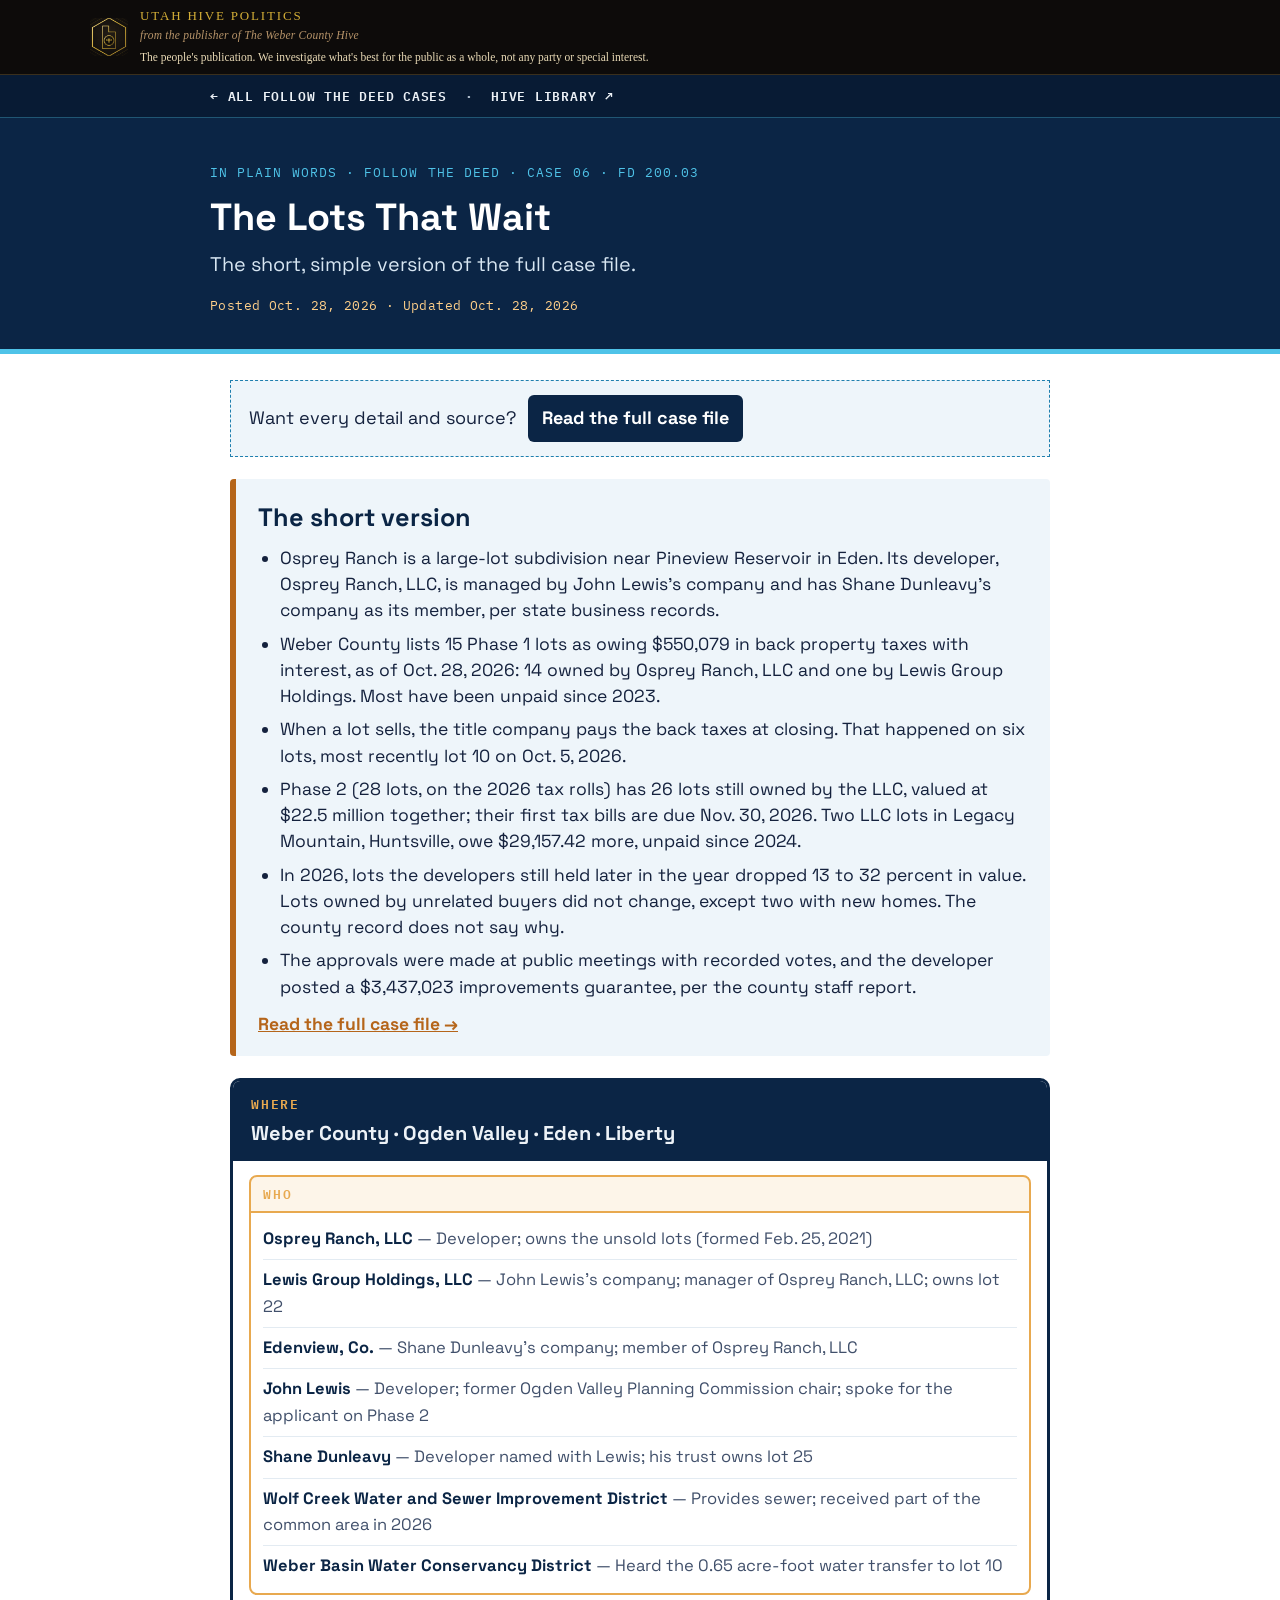
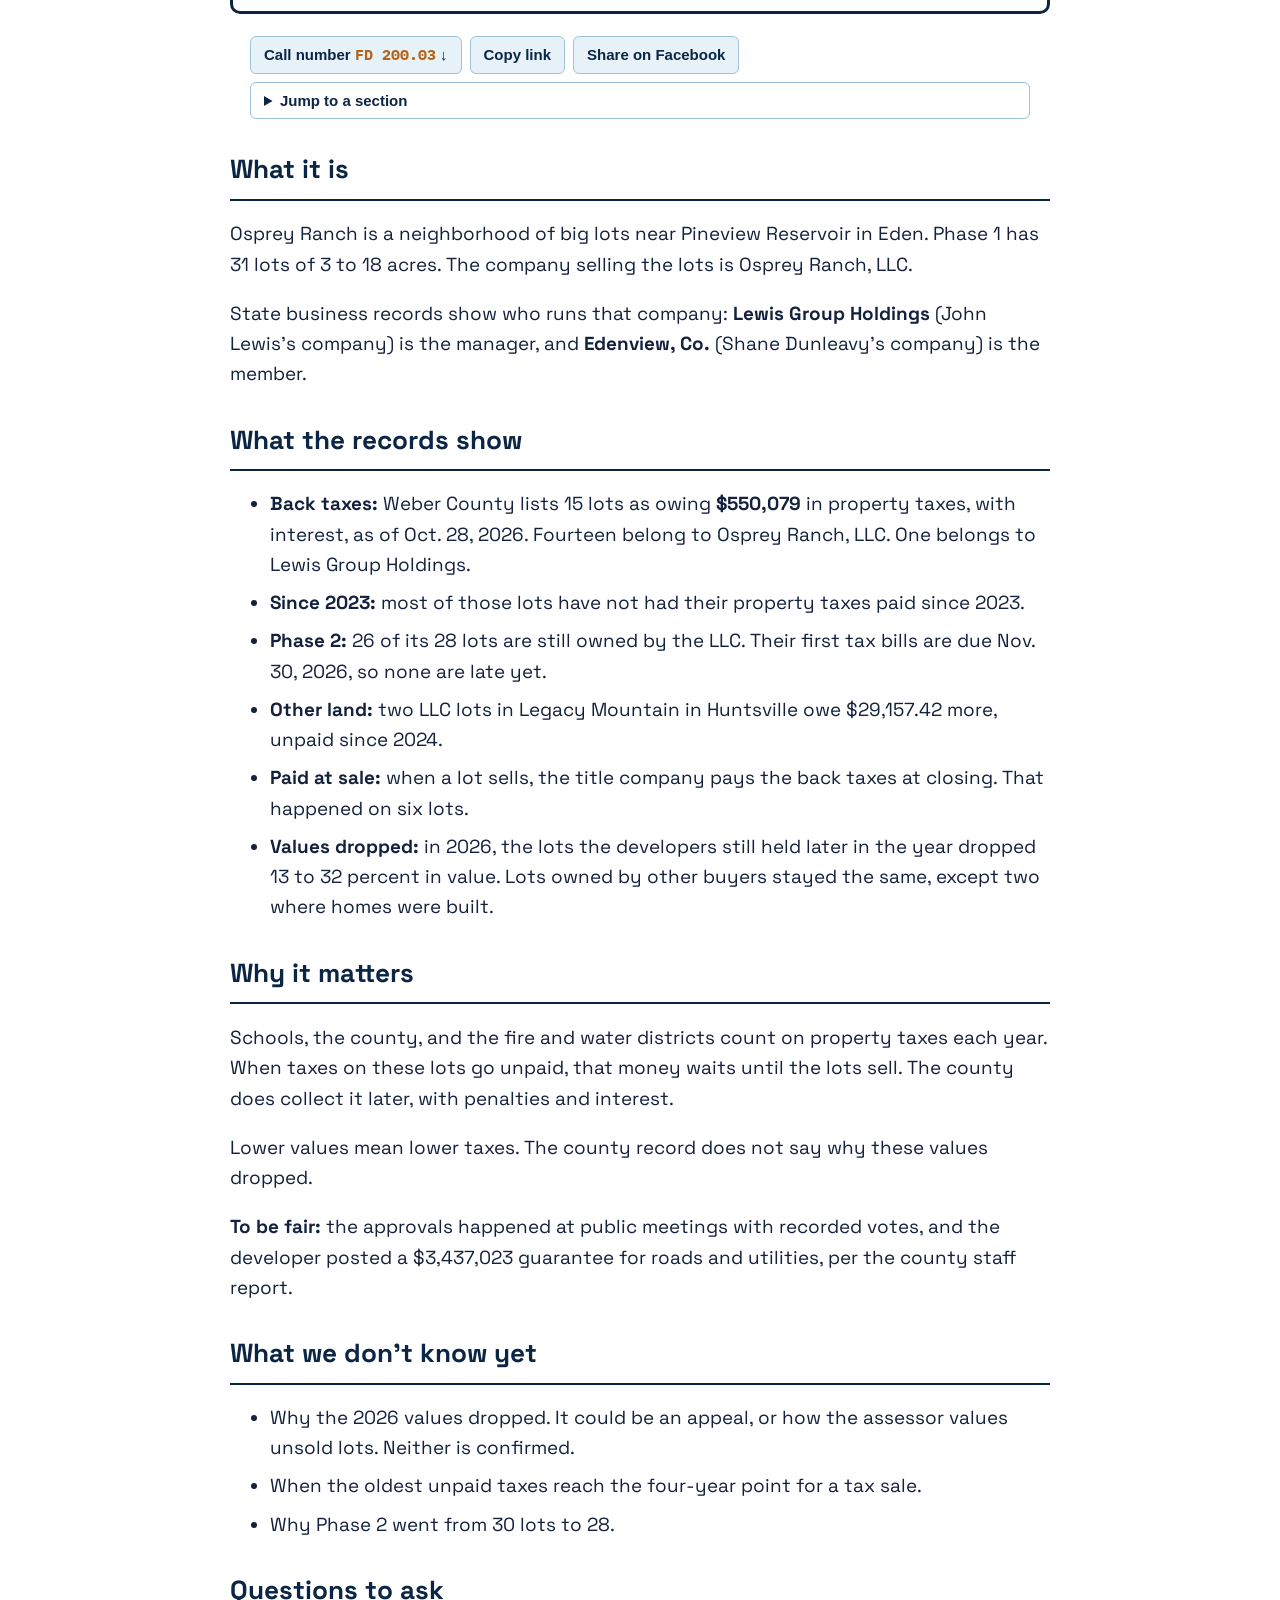
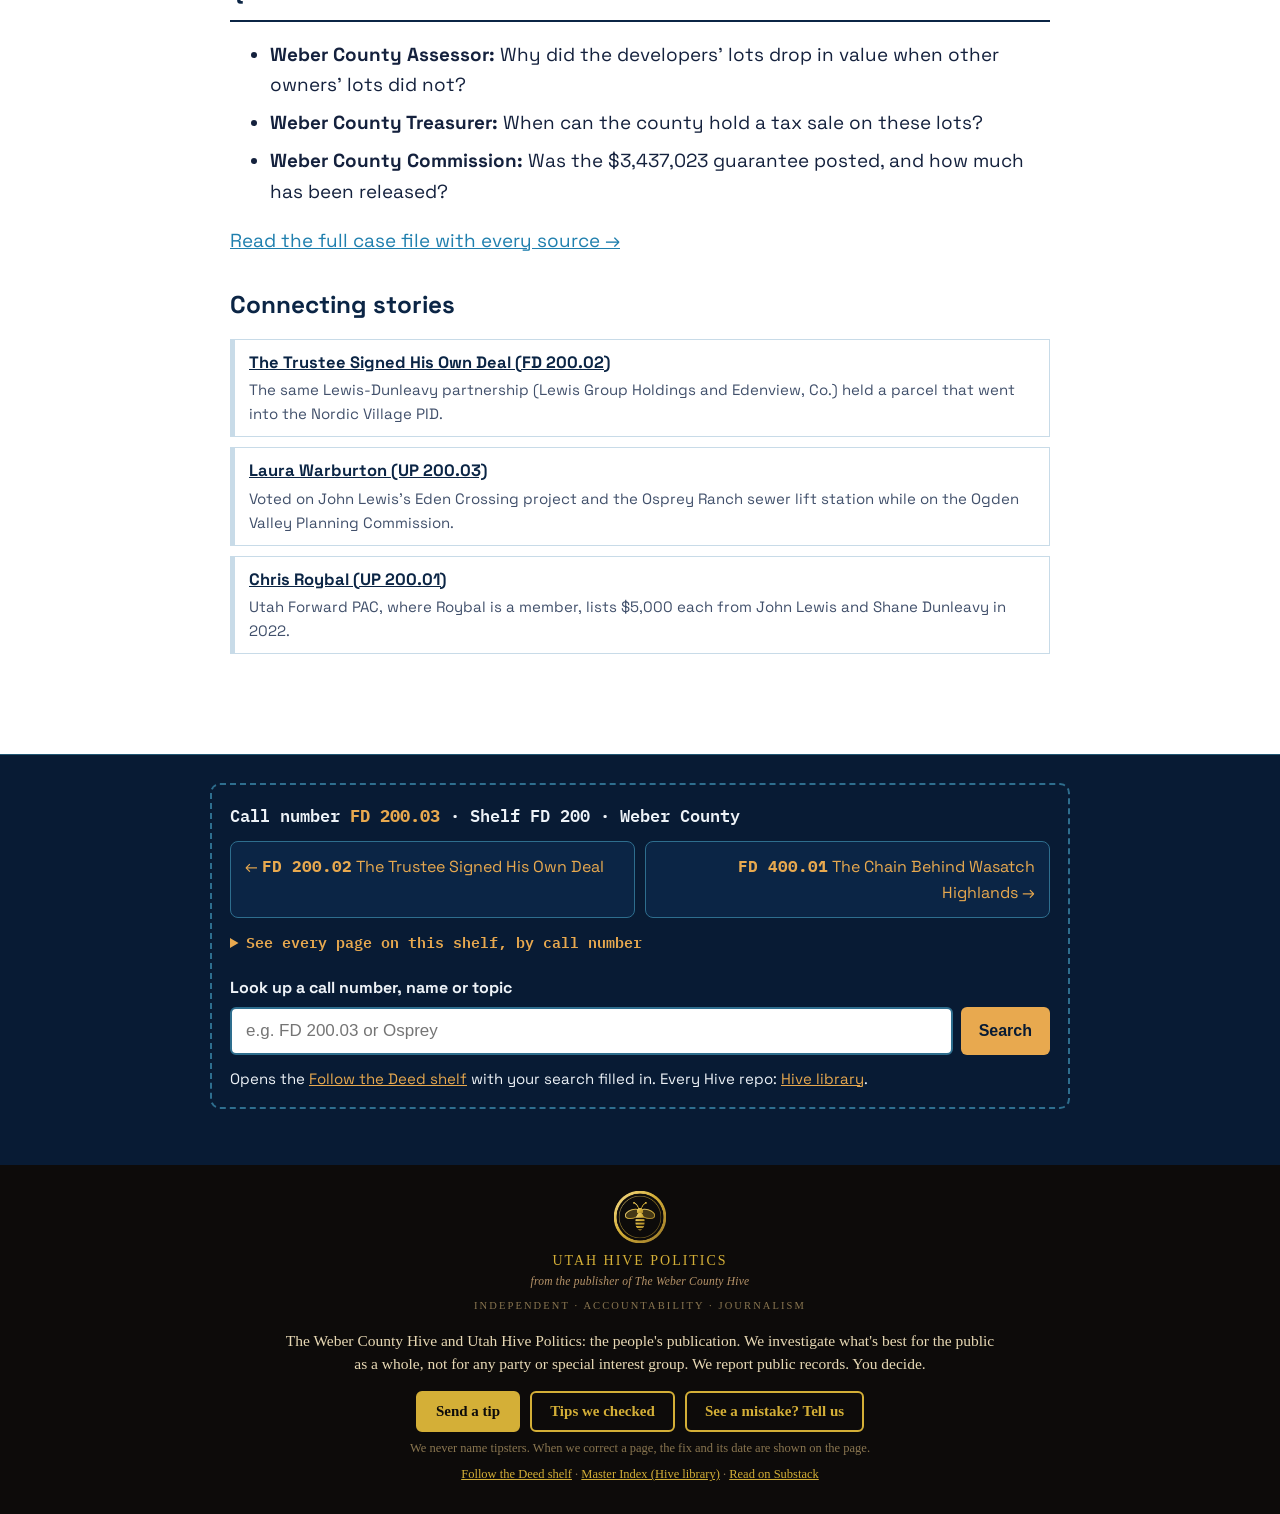
<file: weber-hive-osprey-ranch-plain.html>
<!DOCTYPE html>
<html lang="en">
<head>
<meta charset="UTF-8">
<meta name="viewport" content="width=device-width, initial-scale=1.0">
<title>The Lots That Wait, in plain words | Follow the Deed | Utah Hive Politics</title>
<meta name="description" content="Osprey Ranch is a large-lot subdivision near Pineview Reservoir in Eden. Its developer, Osprey Ranch, LLC, is managed by John Lewis's company and has Shane Dunleavy's company as its member, per state business records.">
<link rel="preconnect" href="https://fonts.googleapis.com">
<link rel="preconnect" href="https://fonts.gstatic.com" crossorigin>
<link href="https://fonts.googleapis.com/css2?family=IBM+Plex+Mono:wght@400;500;600&family=Space+Grotesk:wght@400;500;600;700&display=swap" rel="stylesheet">
<link rel="stylesheet" href="fd-parts.css?v=5">
<style>
  :root{--navy:#0B2545;--deep:#081b34;--cyan:#1f7fae;--cyan-bright:#4FC3E8;--amber:#b5651a;--ink:#14213d;--soft:#41506b;--box:#eef5fa;--rule:#c8dbe8;}
  *{box-sizing:border-box}
  html{font-size:112.5%}
  body{margin:0;background:#fff;color:var(--ink);font-family:'Space Grotesk',Arial,sans-serif;line-height:1.6}
  a{color:var(--cyan)}
  .pl-head{background:var(--navy);color:#fff;padding:44px 20px 34px;border-bottom:5px solid var(--cyan-bright)}
  .pl-wrap{max-width:860px;margin:0 auto;padding:0 20px}
  .pl-head .pl-wrap{padding:0}
  .pl-eyebrow{font-family:'IBM Plex Mono',monospace;font-size:.74rem;letter-spacing:.08em;color:var(--cyan-bright);margin-bottom:12px}
  .pl-head h1{font-size:2.1rem;line-height:1.15;margin:0 0 10px}
  .pl-sub{font-size:1.1rem;color:#d7e6f2;margin:0}
  main.pl-wrap{padding-top:26px;padding-bottom:40px}
  .pl-full{background:var(--box);border:1px dashed var(--cyan);padding:14px 18px;margin:0 0 6px;display:flex;flex-wrap:wrap;gap:12px;align-items:center}
  .pl-btn{display:inline-block;background:var(--navy);color:#fff;text-decoration:none;font-weight:700;padding:9px 14px;border-radius:6px}
  section{margin:30px 0}
  h2.section-head{font-size:1.45rem;color:var(--navy);border-bottom:2px solid var(--navy);padding-bottom:8px;margin:0 0 14px}
  p,li{font-size:1.05rem}
  li{margin:8px 0}
  .plain-table{border-collapse:collapse;width:100%;margin:10px 0;font-size:.95rem}
  .plain-table th{background:var(--navy);color:#fff;text-align:left;padding:8px 10px}
  .plain-table td{border-bottom:1px solid var(--rule);padding:8px 10px}
  /* parts on a white page */
  .up-short{margin:22px 0 6px;background:var(--box);border-left-color:var(--amber)}
  .up-short h2{color:var(--navy)}.up-short li{color:var(--ink)}.up-short-more a{color:var(--amber)}
  .up-ww{padding:0;margin:22px 0}
  .up-where{background:#fff;border-color:var(--navy)}.up-where-h{background:var(--navy)}
  .up-who{background:#fff}.up-who li{color:var(--soft);border-bottom-color:#e3ebf2}.up-who li b{color:var(--navy)}
  .up-connect h2,.fd-updates h2,.up-ask h2{color:var(--navy)}
  .up-connect li{background:#fff;border-color:var(--rule)}.up-connect li a{color:var(--navy)}.up-connect li span{color:var(--soft)}
  .fd-updates li{color:var(--soft)}
  .pub-date{color:#ffd08a}
</style>
</head>
<body>
<div class="hb-bar"><a href="https://webercountyhive.substack.com/" target="_blank" rel="noopener"><img src="uhp-badge.png" alt="Utah Hive Politics logo"><span><span class="hb-name">Utah Hive Politics</span><span class="hb-sub">from the publisher of The Weber County Hive</span><span class="hb-line-top">The people's publication. We investigate what's best for the public as a whole, not any party or special interest.</span></span></a></div>
<div class="up-top"><div class="in"><span><a href="index.html">← All Follow the Deed cases</a> &nbsp;·&nbsp; <a href="https://weber-county-hive.github.io/-weber-county-hive-index/">Hive library ↗</a></span></div></div>
<header class="pl-head"><div class="pl-wrap"><div class="pl-eyebrow">IN PLAIN WORDS · FOLLOW THE DEED · CASE 06 · FD 200.03</div><h1>The Lots That Wait</h1><p class="pl-sub">The short, simple version of the full case file.</p><div class="pub-date">Posted Oct. 28, 2026 · Updated Oct. 28, 2026</div></div></header>
<main class="pl-wrap"><div class="pl-full">Want every detail and source? <a class="pl-btn" href="weber-hive-osprey-ranch.html">Read the full case file</a></div>
<section class="up-short"><h2>The short version</h2><ul><li>Osprey Ranch is a large-lot subdivision near Pineview Reservoir in Eden. Its developer, Osprey Ranch, LLC, is managed by John Lewis's company and has Shane Dunleavy's company as its member, per state business records.</li><li>Weber County lists 15 Phase 1 lots as owing $550,079 in back property taxes with interest, as of Oct. 28, 2026: 14 owned by Osprey Ranch, LLC and one by Lewis Group Holdings. Most have been unpaid since 2023.</li><li>When a lot sells, the title company pays the back taxes at closing. That happened on six lots, most recently lot 10 on Oct. 5, 2026.</li><li>Phase 2 (28 lots, on the 2026 tax rolls) has 26 lots still owned by the LLC, valued at $22.5 million together; their first tax bills are due Nov. 30, 2026. Two LLC lots in Legacy Mountain, Huntsville, owe $29,157.42 more, unpaid since 2024.</li><li>In 2026, lots the developers still held later in the year dropped 13 to 32 percent in value. Lots owned by unrelated buyers did not change, except two with new homes. The county record does not say why.</li><li>The approvals were made at public meetings with recorded votes, and the developer posted a $3,437,023 improvements guarantee, per the county staff report.</li></ul><p class="up-short-more"><a href="weber-hive-osprey-ranch.html">Read the full case file →</a></p></section>
<div class="up-ww"><div class="up-where"><div class="up-where-h"><div class="up-lbl">WHERE</div><div class="pl">Weber County · Ogden Valley · Eden · Liberty</div></div><div class="up-who"><div class="up-who-h">WHO</div><ul><li><b>Osprey Ranch, LLC</b> — Developer; owns the unsold lots (formed Feb. 25, 2021)</li><li><b>Lewis Group Holdings, LLC</b> — John Lewis's company; manager of Osprey Ranch, LLC; owns lot 22</li><li><b>Edenview, Co.</b> — Shane Dunleavy's company; member of Osprey Ranch, LLC</li><li><b>John Lewis</b> — Developer; former Ogden Valley Planning Commission chair; spoke for the applicant on Phase 2</li><li><b>Shane Dunleavy</b> — Developer named with Lewis; his trust owns lot 25</li><li><b>Wolf Creek Water and Sewer Improvement District</b> — Provides sewer; received part of the common area in 2026</li><li><b>Weber Basin Water Conservancy District</b> — Heard the 0.65 acre-foot water transfer to lot 10</li></ul></div></div></div>
<section><h2 class="section-head">What it is</h2><p>Osprey Ranch is a neighborhood of big lots near Pineview Reservoir in Eden. Phase 1 has 31 lots of 3 to 18 acres. The company selling the lots is Osprey Ranch, LLC.</p><p>State business records show who runs that company: <b>Lewis Group Holdings</b> (John Lewis's company) is the manager, and <b>Edenview, Co.</b> (Shane Dunleavy's company) is the member.</p></section>
<section><h2 class="section-head">What the records show</h2><ul><li><b>Back taxes:</b> Weber County lists 15 lots as owing <b>$550,079</b> in property taxes, with interest, as of Oct. 28, 2026. Fourteen belong to Osprey Ranch, LLC. One belongs to Lewis Group Holdings.</li><li><b>Since 2023:</b> most of those lots have not had their property taxes paid since 2023.</li><li><b>Phase 2:</b> 26 of its 28 lots are still owned by the LLC. Their first tax bills are due Nov. 30, 2026, so none are late yet.</li><li><b>Other land:</b> two LLC lots in Legacy Mountain in Huntsville owe $29,157.42 more, unpaid since 2024.</li><li><b>Paid at sale:</b> when a lot sells, the title company pays the back taxes at closing. That happened on six lots.</li><li><b>Values dropped:</b> in 2026, the lots the developers still held later in the year dropped 13 to 32 percent in value. Lots owned by other buyers stayed the same, except two where homes were built.</li></ul></section>
<section><h2 class="section-head">Why it matters</h2><p>Schools, the county, and the fire and water districts count on property taxes each year. When taxes on these lots go unpaid, that money waits until the lots sell. The county does collect it later, with penalties and interest.</p><p>Lower values mean lower taxes. The county record does not say why these values dropped.</p><p><b>To be fair:</b> the approvals happened at public meetings with recorded votes, and the developer posted a $3,437,023 guarantee for roads and utilities, per the county staff report.</p></section>
<section><h2 class="section-head">What we don't know yet</h2><ul><li>Why the 2026 values dropped. It could be an appeal, or how the assessor values unsold lots. Neither is confirmed.</li><li>When the oldest unpaid taxes reach the four-year point for a tax sale.</li><li>Why Phase 2 went from 30 lots to 28.</li></ul></section>
<section><h2 class="section-head">Questions to ask</h2><ul><li><b>Weber County Assessor:</b> Why did the developers' lots drop in value when other owners' lots did not?</li><li><b>Weber County Treasurer:</b> When can the county hold a tax sale on these lots?</li><li><b>Weber County Commission:</b> Was the $3,437,023 guarantee posted, and how much has been released?</li></ul><p><a href="weber-hive-osprey-ranch.html">Read the full case file with every source →</a></p></section><section class="up-connect"><h2>Connecting stories</h2><ul><li><a href="weber-hive-nordic-village-froerer.html">The Trustee Signed His Own Deal (FD 200.02)</a><span>The same Lewis-Dunleavy partnership (Lewis Group Holdings and Edenview, Co.) held a parcel that went into the Nordic Village PID.</span></li><li><a href="https://weber-county-hive.github.io/Unelected-Power/laura-warburton.html">Laura Warburton (UP 200.03)</a><span>Voted on John Lewis's Eden Crossing project and the Osprey Ranch sewer lift station while on the Ogden Valley Planning Commission.</span></li><li><a href="https://weber-county-hive.github.io/Unelected-Power/chris-roybal.html">Chris Roybal (UP 200.01)</a><span>Utah Forward PAC, where Roybal is a member, lists $5,000 each from John Lewis and Shane Dunleavy in 2022.</span></li></ul></section>
</main>
<footer class="up-foot"><div class="in"><div id="up-shelf"></div></div></footer><script src="followthedeed-data.js?v=5"></script><script src="fd-shelf.js?v=5"></script>
<div class="hb-foot"><img src="hive-bee.png" alt=""><span class="hb-name">Utah Hive Politics</span><span class="hb-sub">from the publisher of The Weber County Hive</span><span class="hb-tag">Independent · Accountability · Journalism</span><p class="hb-line">The Weber County Hive and Utah Hive Politics: the people's publication. We investigate what's best for the public as a whole, not for any party or special interest group. We report public records. You decide.</p><p class="hb-tips"><a class="hb-btn" href="https://weber-county-hive.github.io/-weber-county-hive-index/tips.html#send">Send a tip</a><a class="hb-btn hb-btn2" href="https://weber-county-hive.github.io/-weber-county-hive-index/tips.html">Tips we checked</a><a class="hb-btn hb-btn2" href="https://weber-county-hive.github.io/-weber-county-hive-index/tips.html#send">See a mistake? Tell us</a></p><p class="hb-small">We never name tipsters. When we correct a page, the fix and its date are shown on the page.</p><p class="hb-small"><a href="index.html" style="color:#d4af37">Follow the Deed shelf</a> · <a href="https://weber-county-hive.github.io/-weber-county-hive-index/" style="color:#d4af37">Master Index (Hive library)</a> · <a href="https://webercountyhive.substack.com/" style="color:#d4af37">Read on Substack</a></p></div>
<script data-goatcounter="https://weberhive.goatcounter.com/count" async src="//gc.zgo.at/count.js"></script>
</body>
</html>
</file>
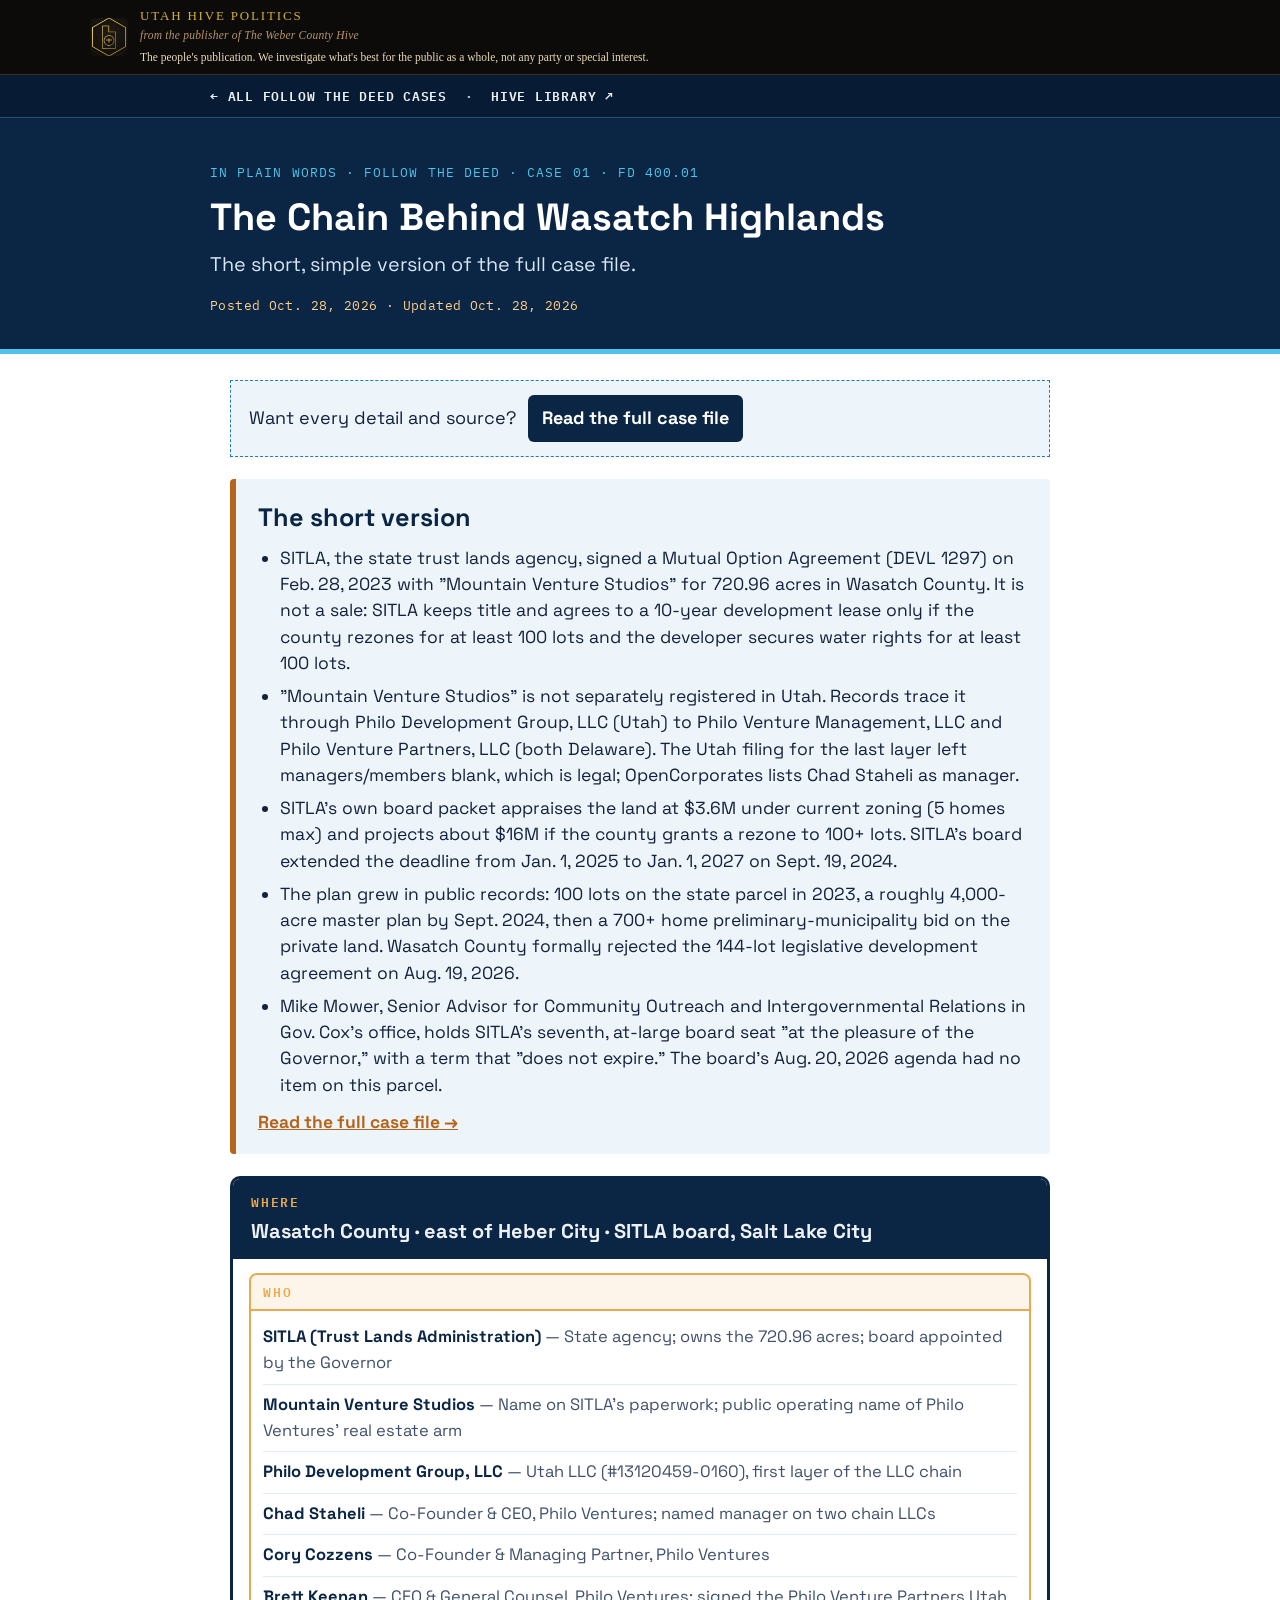
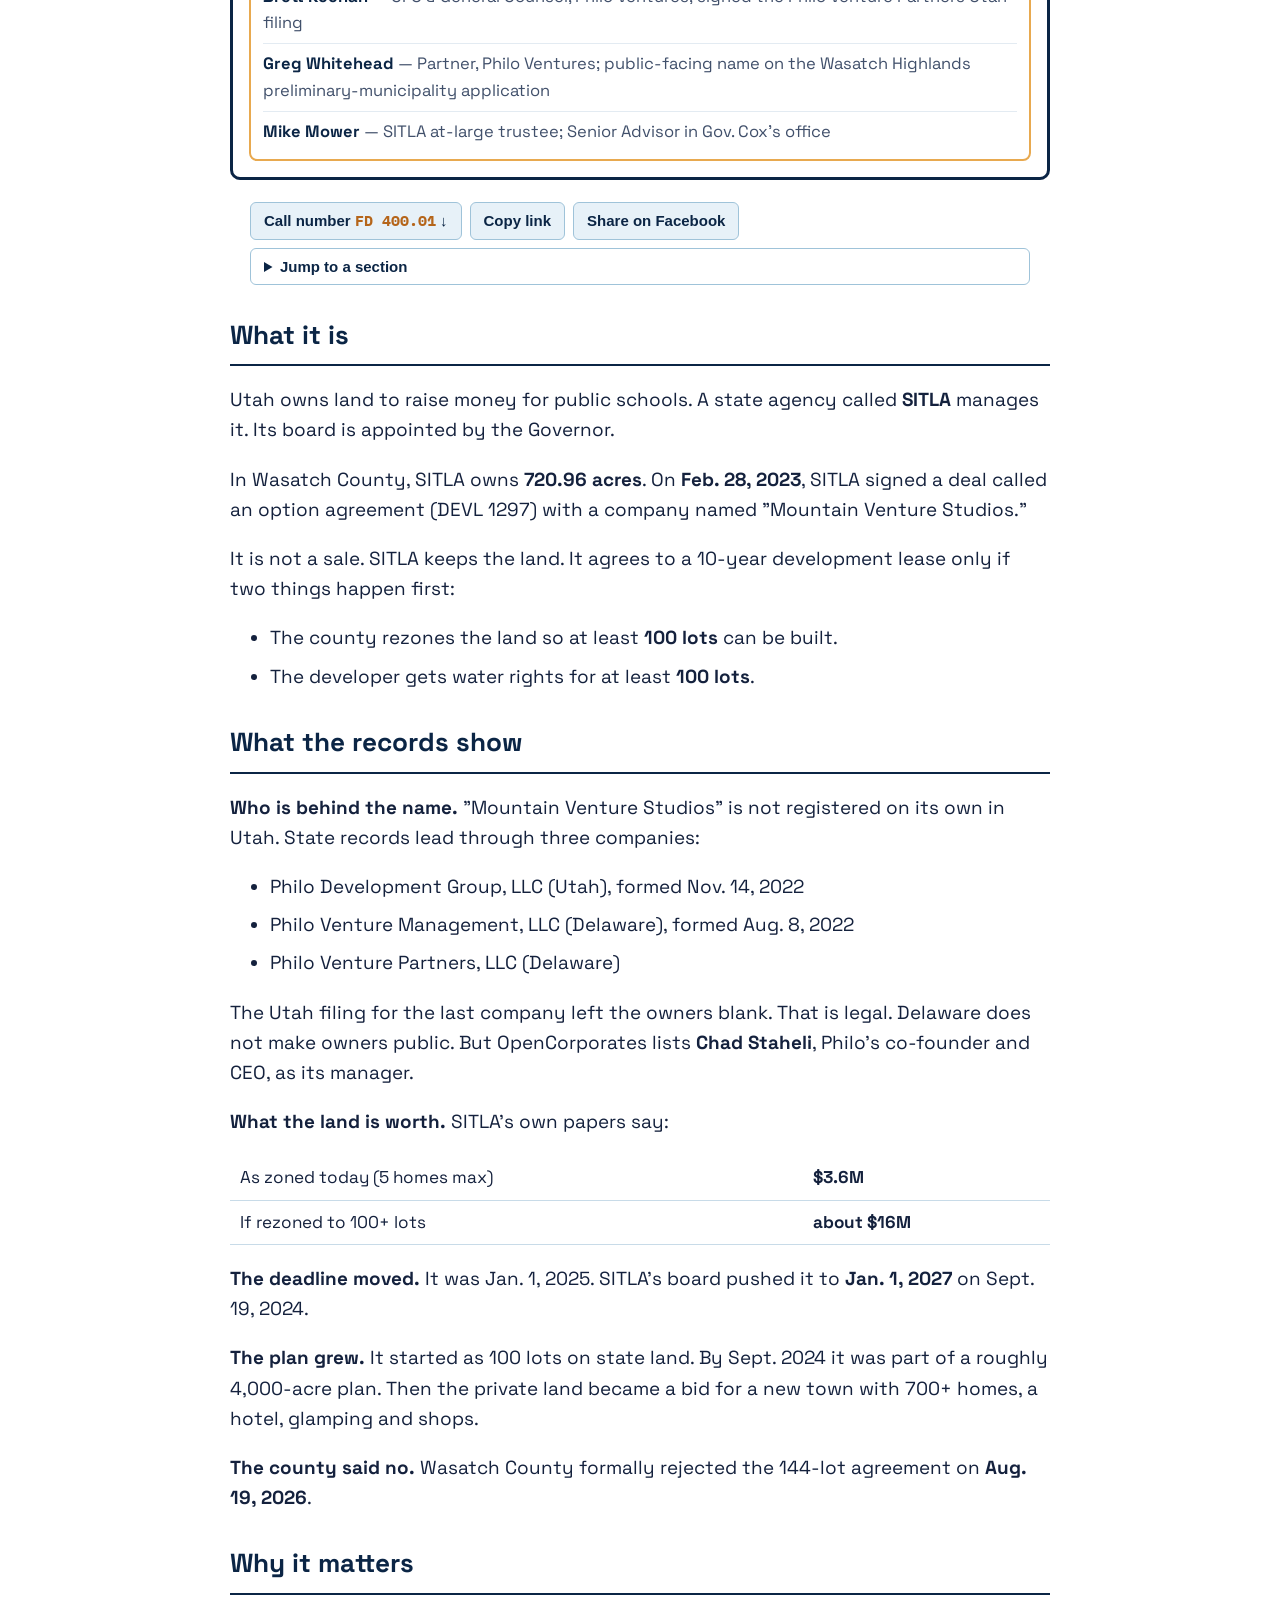
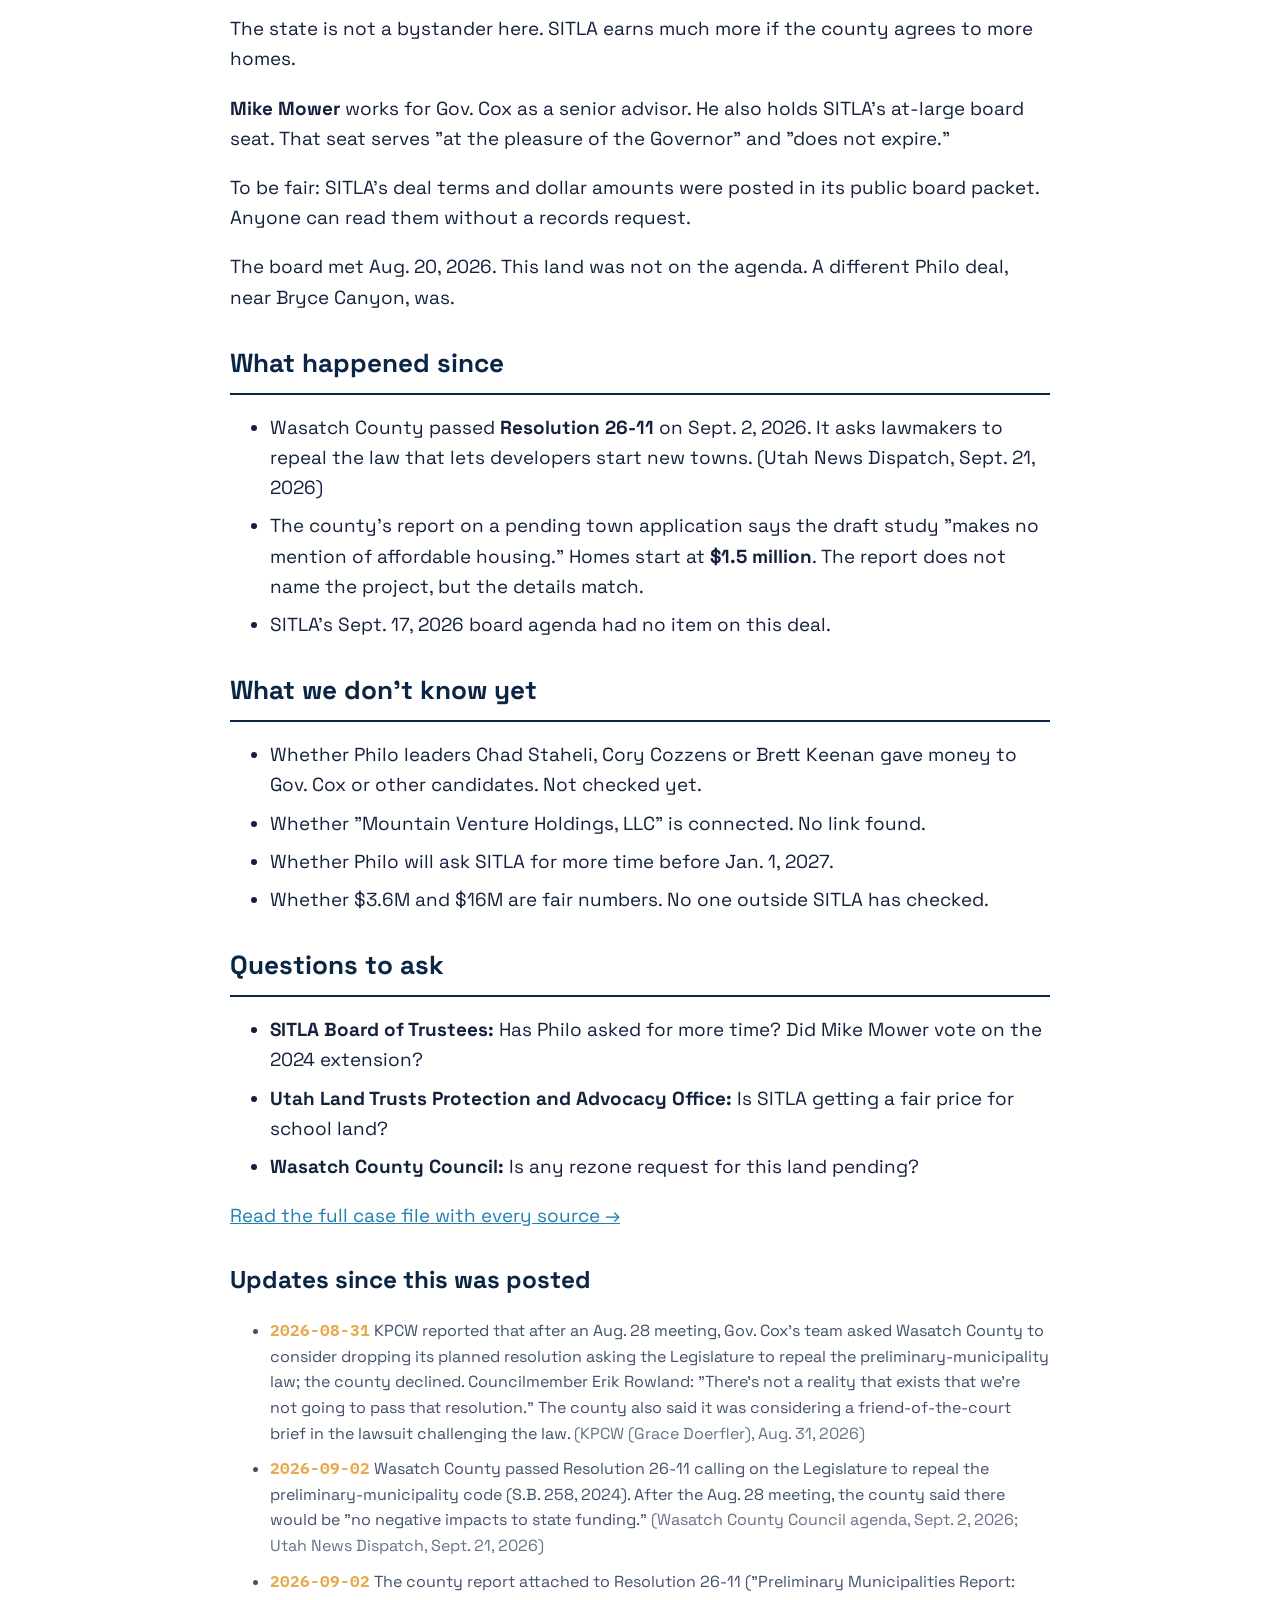
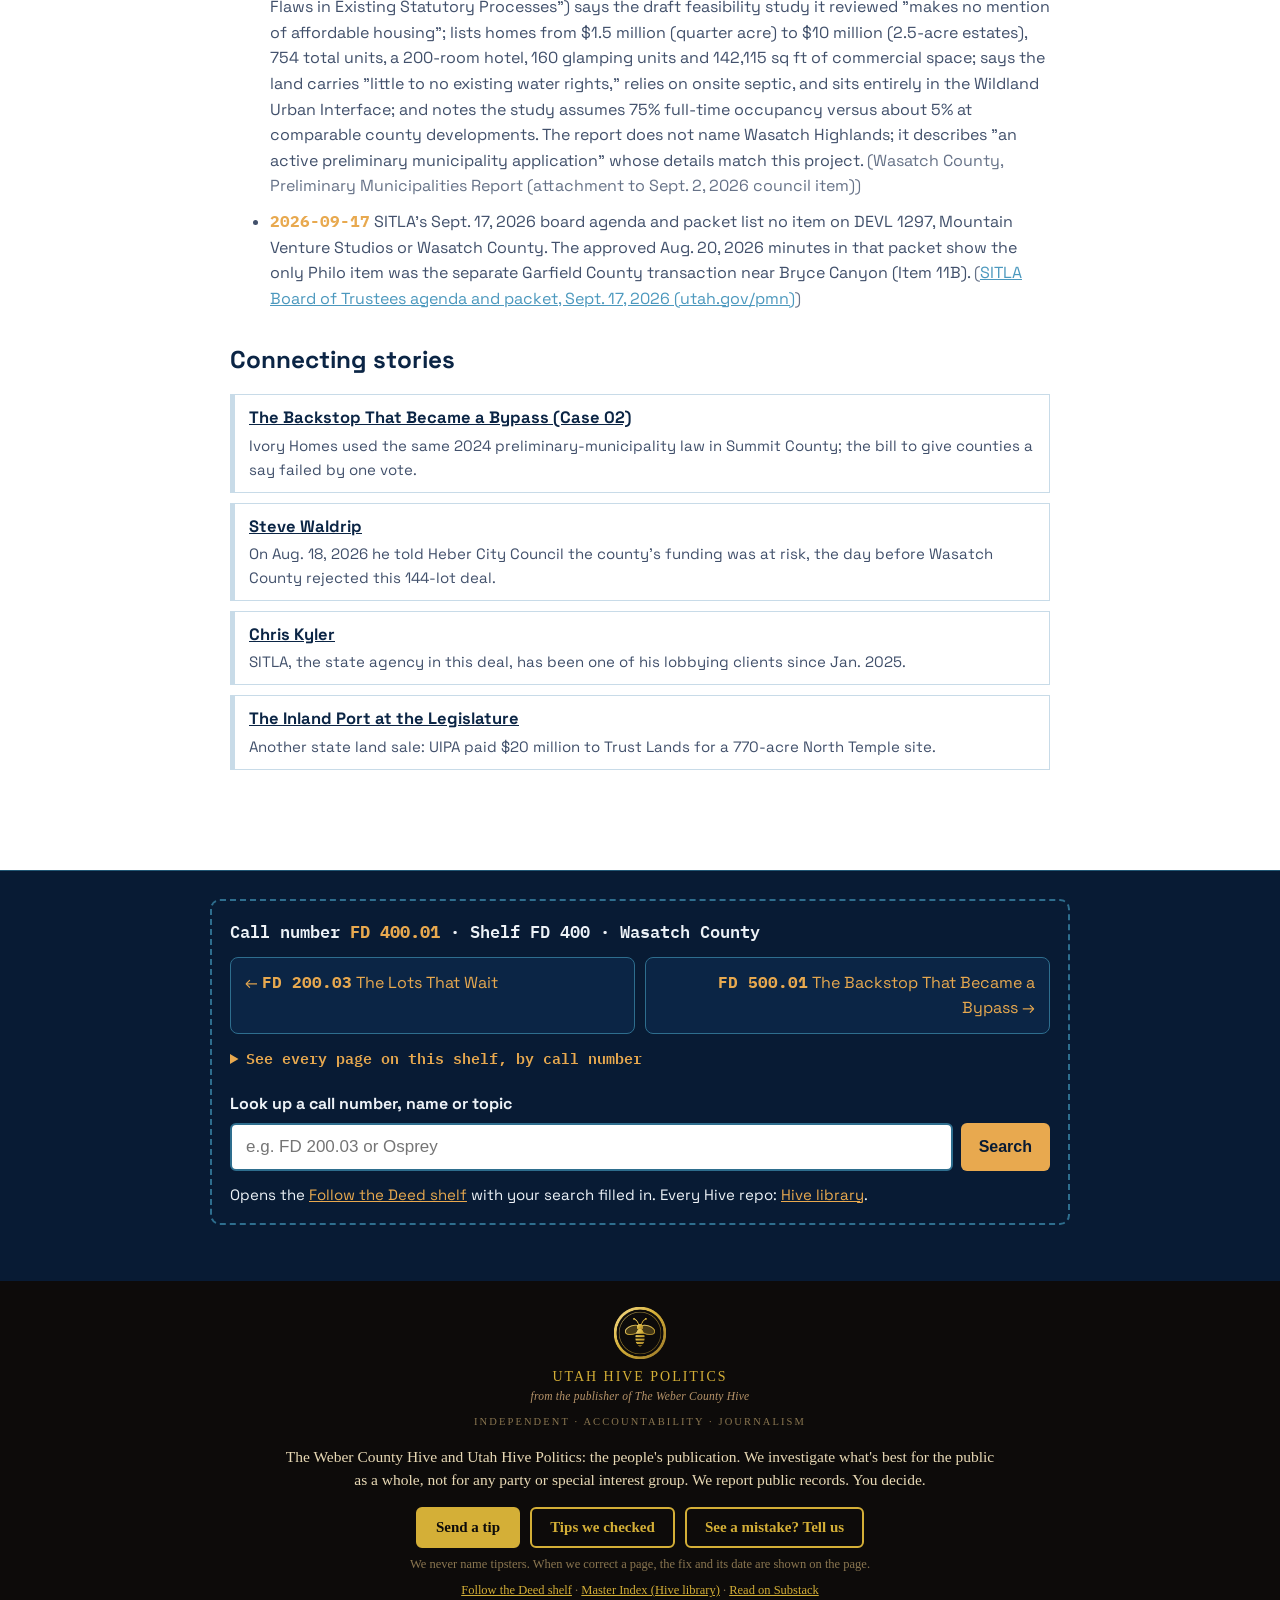
<file: weber-hive-philo-wasatch-highlands-plain.html>
<!DOCTYPE html>
<html lang="en">
<head>
<meta charset="UTF-8">
<meta name="viewport" content="width=device-width, initial-scale=1.0">
<title>The Chain Behind Wasatch Highlands, in plain words | Follow the Deed | Utah Hive Politics</title>
<meta name="description" content="SITLA, the state trust lands agency, signed a Mutual Option Agreement (DEVL 1297) on Feb. 28, 2023 with "Mountain Venture Studios" for 720.96 acres in Wasatch County. It is not a sale: SITLA keeps title and agrees to a 10-year development lease only if the county rezones for at least 100 lots and the developer secures water rights for at least 100 lots.">
<link rel="preconnect" href="https://fonts.googleapis.com">
<link rel="preconnect" href="https://fonts.gstatic.com" crossorigin>
<link href="https://fonts.googleapis.com/css2?family=IBM+Plex+Mono:wght@400;500;600&family=Space+Grotesk:wght@400;500;600;700&display=swap" rel="stylesheet">
<link rel="stylesheet" href="fd-parts.css?v=5">
<style>
  :root{--navy:#0B2545;--deep:#081b34;--cyan:#1f7fae;--cyan-bright:#4FC3E8;--amber:#b5651a;--ink:#14213d;--soft:#41506b;--box:#eef5fa;--rule:#c8dbe8;}
  *{box-sizing:border-box}
  html{font-size:112.5%}
  body{margin:0;background:#fff;color:var(--ink);font-family:'Space Grotesk',Arial,sans-serif;line-height:1.6}
  a{color:var(--cyan)}
  .pl-head{background:var(--navy);color:#fff;padding:44px 20px 34px;border-bottom:5px solid var(--cyan-bright)}
  .pl-wrap{max-width:860px;margin:0 auto;padding:0 20px}
  .pl-head .pl-wrap{padding:0}
  .pl-eyebrow{font-family:'IBM Plex Mono',monospace;font-size:.74rem;letter-spacing:.08em;color:var(--cyan-bright);margin-bottom:12px}
  .pl-head h1{font-size:2.1rem;line-height:1.15;margin:0 0 10px}
  .pl-sub{font-size:1.1rem;color:#d7e6f2;margin:0}
  main.pl-wrap{padding-top:26px;padding-bottom:40px}
  .pl-full{background:var(--box);border:1px dashed var(--cyan);padding:14px 18px;margin:0 0 6px;display:flex;flex-wrap:wrap;gap:12px;align-items:center}
  .pl-btn{display:inline-block;background:var(--navy);color:#fff;text-decoration:none;font-weight:700;padding:9px 14px;border-radius:6px}
  section{margin:30px 0}
  h2.section-head{font-size:1.45rem;color:var(--navy);border-bottom:2px solid var(--navy);padding-bottom:8px;margin:0 0 14px}
  p,li{font-size:1.05rem}
  li{margin:8px 0}
  .plain-table{border-collapse:collapse;width:100%;margin:10px 0;font-size:.95rem}
  .plain-table th{background:var(--navy);color:#fff;text-align:left;padding:8px 10px}
  .plain-table td{border-bottom:1px solid var(--rule);padding:8px 10px}
  /* parts on a white page */
  .up-short{margin:22px 0 6px;background:var(--box);border-left-color:var(--amber)}
  .up-short h2{color:var(--navy)}.up-short li{color:var(--ink)}.up-short-more a{color:var(--amber)}
  .up-ww{padding:0;margin:22px 0}
  .up-where{background:#fff;border-color:var(--navy)}.up-where-h{background:var(--navy)}
  .up-who{background:#fff}.up-who li{color:var(--soft);border-bottom-color:#e3ebf2}.up-who li b{color:var(--navy)}
  .up-connect h2,.fd-updates h2,.up-ask h2{color:var(--navy)}
  .up-connect li{background:#fff;border-color:var(--rule)}.up-connect li a{color:var(--navy)}.up-connect li span{color:var(--soft)}
  .fd-updates li{color:var(--soft)}
  .pub-date{color:#ffd08a}
</style>
</head>
<body>
<div class="hb-bar"><a href="https://webercountyhive.substack.com/" target="_blank" rel="noopener"><img src="uhp-badge.png" alt="Utah Hive Politics logo"><span><span class="hb-name">Utah Hive Politics</span><span class="hb-sub">from the publisher of The Weber County Hive</span><span class="hb-line-top">The people's publication. We investigate what's best for the public as a whole, not any party or special interest.</span></span></a></div>
<div class="up-top"><div class="in"><span><a href="index.html">← All Follow the Deed cases</a> &nbsp;·&nbsp; <a href="https://weber-county-hive.github.io/-weber-county-hive-index/">Hive library ↗</a></span></div></div>
<header class="pl-head"><div class="pl-wrap"><div class="pl-eyebrow">IN PLAIN WORDS · FOLLOW THE DEED · CASE 01 · FD 400.01</div><h1>The Chain Behind Wasatch Highlands</h1><p class="pl-sub">The short, simple version of the full case file.</p><div class="pub-date">Posted Oct. 28, 2026 · Updated Oct. 28, 2026</div></div></header>
<main class="pl-wrap"><div class="pl-full">Want every detail and source? <a class="pl-btn" href="weber-hive-philo-wasatch-highlands.html">Read the full case file</a></div>
<section class="up-short"><h2>The short version</h2><ul><li>SITLA, the state trust lands agency, signed a Mutual Option Agreement (DEVL 1297) on Feb. 28, 2023 with "Mountain Venture Studios" for 720.96 acres in Wasatch County. It is not a sale: SITLA keeps title and agrees to a 10-year development lease only if the county rezones for at least 100 lots and the developer secures water rights for at least 100 lots.</li><li>"Mountain Venture Studios" is not separately registered in Utah. Records trace it through Philo Development Group, LLC (Utah) to Philo Venture Management, LLC and Philo Venture Partners, LLC (both Delaware). The Utah filing for the last layer left managers/members blank, which is legal; OpenCorporates lists Chad Staheli as manager.</li><li>SITLA's own board packet appraises the land at $3.6M under current zoning (5 homes max) and projects about $16M if the county grants a rezone to 100+ lots. SITLA's board extended the deadline from Jan. 1, 2025 to Jan. 1, 2027 on Sept. 19, 2024.</li><li>The plan grew in public records: 100 lots on the state parcel in 2023, a roughly 4,000-acre master plan by Sept. 2024, then a 700+ home preliminary-municipality bid on the private land. Wasatch County formally rejected the 144-lot legislative development agreement on Aug. 19, 2026.</li><li>Mike Mower, Senior Advisor for Community Outreach and Intergovernmental Relations in Gov. Cox's office, holds SITLA's seventh, at-large board seat "at the pleasure of the Governor," with a term that "does not expire." The board's Aug. 20, 2026 agenda had no item on this parcel.</li></ul><p class="up-short-more"><a href="weber-hive-philo-wasatch-highlands.html">Read the full case file →</a></p></section>
<div class="up-ww"><div class="up-where"><div class="up-where-h"><div class="up-lbl">WHERE</div><div class="pl">Wasatch County · east of Heber City · SITLA board, Salt Lake City</div></div><div class="up-who"><div class="up-who-h">WHO</div><ul><li><b>SITLA (Trust Lands Administration)</b> — State agency; owns the 720.96 acres; board appointed by the Governor</li><li><b>Mountain Venture Studios</b> — Name on SITLA's paperwork; public operating name of Philo Ventures' real estate arm</li><li><b>Philo Development Group, LLC</b> — Utah LLC (#13120459-0160), first layer of the LLC chain</li><li><b>Chad Staheli</b> — Co-Founder & CEO, Philo Ventures; named manager on two chain LLCs</li><li><b>Cory Cozzens</b> — Co-Founder & Managing Partner, Philo Ventures</li><li><b>Brett Keenan</b> — CFO & General Counsel, Philo Ventures; signed the Philo Venture Partners Utah filing</li><li><b>Greg Whitehead</b> — Partner, Philo Ventures; public-facing name on the Wasatch Highlands preliminary-municipality application</li><li><b>Mike Mower</b> — SITLA at-large trustee; Senior Advisor in Gov. Cox's office</li></ul></div></div></div>
<section><h2 class="section-head">What it is</h2>
<p>Utah owns land to raise money for public schools. A state agency called <b>SITLA</b> manages it. Its board is appointed by the Governor.</p>
<p>In Wasatch County, SITLA owns <b>720.96 acres</b>. On <b>Feb. 28, 2023</b>, SITLA signed a deal called an option agreement (DEVL 1297) with a company named "Mountain Venture Studios."</p>
<p>It is not a sale. SITLA keeps the land. It agrees to a 10-year development lease only if two things happen first:</p>
<ul><li>The county rezones the land so at least <b>100 lots</b> can be built.</li><li>The developer gets water rights for at least <b>100 lots</b>.</li></ul>
</section>
<section><h2 class="section-head">What the records show</h2>
<p><b>Who is behind the name.</b> "Mountain Venture Studios" is not registered on its own in Utah. State records lead through three companies:</p>
<ul><li>Philo Development Group, LLC (Utah), formed Nov. 14, 2022</li><li>Philo Venture Management, LLC (Delaware), formed Aug. 8, 2022</li><li>Philo Venture Partners, LLC (Delaware)</li></ul>
<p>The Utah filing for the last company left the owners blank. That is legal. Delaware does not make owners public. But OpenCorporates lists <b>Chad Staheli</b>, Philo's co-founder and CEO, as its manager.</p>
<p><b>What the land is worth.</b> SITLA's own papers say:</p>
<table class="plain-table"><tr><td>As zoned today (5 homes max)</td><td><b>$3.6M</b></td></tr><tr><td>If rezoned to 100+ lots</td><td><b>about $16M</b></td></tr></table>
<p><b>The deadline moved.</b> It was Jan. 1, 2025. SITLA's board pushed it to <b>Jan. 1, 2027</b> on Sept. 19, 2024.</p>
<p><b>The plan grew.</b> It started as 100 lots on state land. By Sept. 2024 it was part of a roughly 4,000-acre plan. Then the private land became a bid for a new town with 700+ homes, a hotel, glamping and shops.</p>
<p><b>The county said no.</b> Wasatch County formally rejected the 144-lot agreement on <b>Aug. 19, 2026</b>.</p>
</section>
<section><h2 class="section-head">Why it matters</h2>
<p>The state is not a bystander here. SITLA earns much more if the county agrees to more homes.</p>
<p><b>Mike Mower</b> works for Gov. Cox as a senior advisor. He also holds SITLA's at-large board seat. That seat serves "at the pleasure of the Governor" and "does not expire."</p>
<p>To be fair: SITLA's deal terms and dollar amounts were posted in its public board packet. Anyone can read them without a records request.</p>
<p>The board met Aug. 20, 2026. This land was not on the agenda. A different Philo deal, near Bryce Canyon, was.</p>
</section>
<section><h2 class="section-head">What happened since</h2>
<ul><li>Wasatch County passed <b>Resolution 26-11</b> on Sept. 2, 2026. It asks lawmakers to repeal the law that lets developers start new towns. (Utah News Dispatch, Sept. 21, 2026)</li>
<li>The county's report on a pending town application says the draft study "makes no mention of affordable housing." Homes start at <b>$1.5 million</b>. The report does not name the project, but the details match.</li>
<li>SITLA's Sept. 17, 2026 board agenda had no item on this deal.</li></ul>
</section>
<section><h2 class="section-head">What we don't know yet</h2>
<ul><li>Whether Philo leaders Chad Staheli, Cory Cozzens or Brett Keenan gave money to Gov. Cox or other candidates. Not checked yet.</li>
<li>Whether "Mountain Venture Holdings, LLC" is connected. No link found.</li>
<li>Whether Philo will ask SITLA for more time before Jan. 1, 2027.</li>
<li>Whether $3.6M and $16M are fair numbers. No one outside SITLA has checked.</li></ul>
</section>
<section><h2 class="section-head">Questions to ask</h2>
<ul><li><b>SITLA Board of Trustees:</b> Has Philo asked for more time? Did Mike Mower vote on the 2024 extension?</li>
<li><b>Utah Land Trusts Protection and Advocacy Office:</b> Is SITLA getting a fair price for school land?</li>
<li><b>Wasatch County Council:</b> Is any rezone request for this land pending?</li></ul>
<p><a href="weber-hive-philo-wasatch-highlands.html">Read the full case file with every source →</a></p>
</section><section class="fd-updates"><h2>Updates since this was posted</h2><ul><li><b>2026-08-31</b> KPCW reported that after an Aug. 28 meeting, Gov. Cox's team asked Wasatch County to consider dropping its planned resolution asking the Legislature to repeal the preliminary-municipality law; the county declined. Councilmember Erik Rowland: "There's not a reality that exists that we're not going to pass that resolution." The county also said it was considering a friend-of-the-court brief in the lawsuit challenging the law. <span style="opacity:.8">(KPCW (Grace Doerfler), Aug. 31, 2026)</span></li><li><b>2026-09-02</b> Wasatch County passed Resolution 26-11 calling on the Legislature to repeal the preliminary-municipality code (S.B. 258, 2024). After the Aug. 28 meeting, the county said there would be "no negative impacts to state funding." <span style="opacity:.8">(Wasatch County Council agenda, Sept. 2, 2026; Utah News Dispatch, Sept. 21, 2026)</span></li><li><b>2026-09-02</b> The county report attached to Resolution 26-11 ("Preliminary Municipalities Report: Flaws in Existing Statutory Processes") says the draft feasibility study it reviewed "makes no mention of affordable housing"; lists homes from $1.5 million (quarter acre) to $10 million (2.5-acre estates), 754 total units, a 200-room hotel, 160 glamping units and 142,115 sq ft of commercial space; says the land carries "little to no existing water rights," relies on onsite septic, and sits entirely in the Wildland Urban Interface; and notes the study assumes 75% full-time occupancy versus about 5% at comparable county developments. The report does not name Wasatch Highlands; it describes "an active preliminary municipality application" whose details match this project. <span style="opacity:.8">(Wasatch County, Preliminary Municipalities Report (attachment to Sept. 2, 2026 council item))</span></li><li><b>2026-09-17</b> SITLA's Sept. 17, 2026 board agenda and packet list no item on DEVL 1297, Mountain Venture Studios or Wasatch County. The approved Aug. 20, 2026 minutes in that packet show the only Philo item was the separate Garfield County transaction near Bryce Canyon (Item 11B). <span style="opacity:.8">(<a href="https://www.utah.gov/pmn/files/1488167.pdf" target="_blank" rel="noopener">SITLA Board of Trustees agenda and packet, Sept. 17, 2026 (utah.gov/pmn)</a>)</span></li></ul></section>
<section class="up-connect"><h2>Connecting stories</h2><ul><li><a href="weber-hive-ivory-lost-creek.html">The Backstop That Became a Bypass (Case 02)</a><span>Ivory Homes used the same 2024 preliminary-municipality law in Summit County; the bill to give counties a say failed by one vote.</span></li><li><a href="https://weber-county-hive.github.io/Unelected-Power/steve-waldrip.html">Steve Waldrip</a><span>On Aug. 18, 2026 he told Heber City Council the county's funding was at risk, the day before Wasatch County rejected this 144-lot deal.</span></li><li><a href="https://weber-county-hive.github.io/Unelected-Power/chris-kyler.html">Chris Kyler</a><span>SITLA, the state agency in this deal, has been one of his lobbying clients since Jan. 2025.</span></li><li><a href="https://weber-county-hive.github.io/Unelected-Power/uipa-hearing-fact-check.html">The Inland Port at the Legislature</a><span>Another state land sale: UIPA paid $20 million to Trust Lands for a 770-acre North Temple site.</span></li></ul></section>
</main>
<footer class="up-foot"><div class="in"><div id="up-shelf"></div></div></footer><script src="followthedeed-data.js?v=5"></script><script src="fd-shelf.js?v=5"></script>
<div class="hb-foot"><img src="hive-bee.png" alt=""><span class="hb-name">Utah Hive Politics</span><span class="hb-sub">from the publisher of The Weber County Hive</span><span class="hb-tag">Independent · Accountability · Journalism</span><p class="hb-line">The Weber County Hive and Utah Hive Politics: the people's publication. We investigate what's best for the public as a whole, not for any party or special interest group. We report public records. You decide.</p><p class="hb-tips"><a class="hb-btn" href="https://weber-county-hive.github.io/-weber-county-hive-index/tips.html#send">Send a tip</a><a class="hb-btn hb-btn2" href="https://weber-county-hive.github.io/-weber-county-hive-index/tips.html">Tips we checked</a><a class="hb-btn hb-btn2" href="https://weber-county-hive.github.io/-weber-county-hive-index/tips.html#send">See a mistake? Tell us</a></p><p class="hb-small">We never name tipsters. When we correct a page, the fix and its date are shown on the page.</p><p class="hb-small"><a href="index.html" style="color:#d4af37">Follow the Deed shelf</a> · <a href="https://weber-county-hive.github.io/-weber-county-hive-index/" style="color:#d4af37">Master Index (Hive library)</a> · <a href="https://webercountyhive.substack.com/" style="color:#d4af37">Read on Substack</a></p></div>
<script data-goatcounter="https://weberhive.goatcounter.com/count" async src="//gc.zgo.at/count.js"></script>
</body>
</html>
</file>
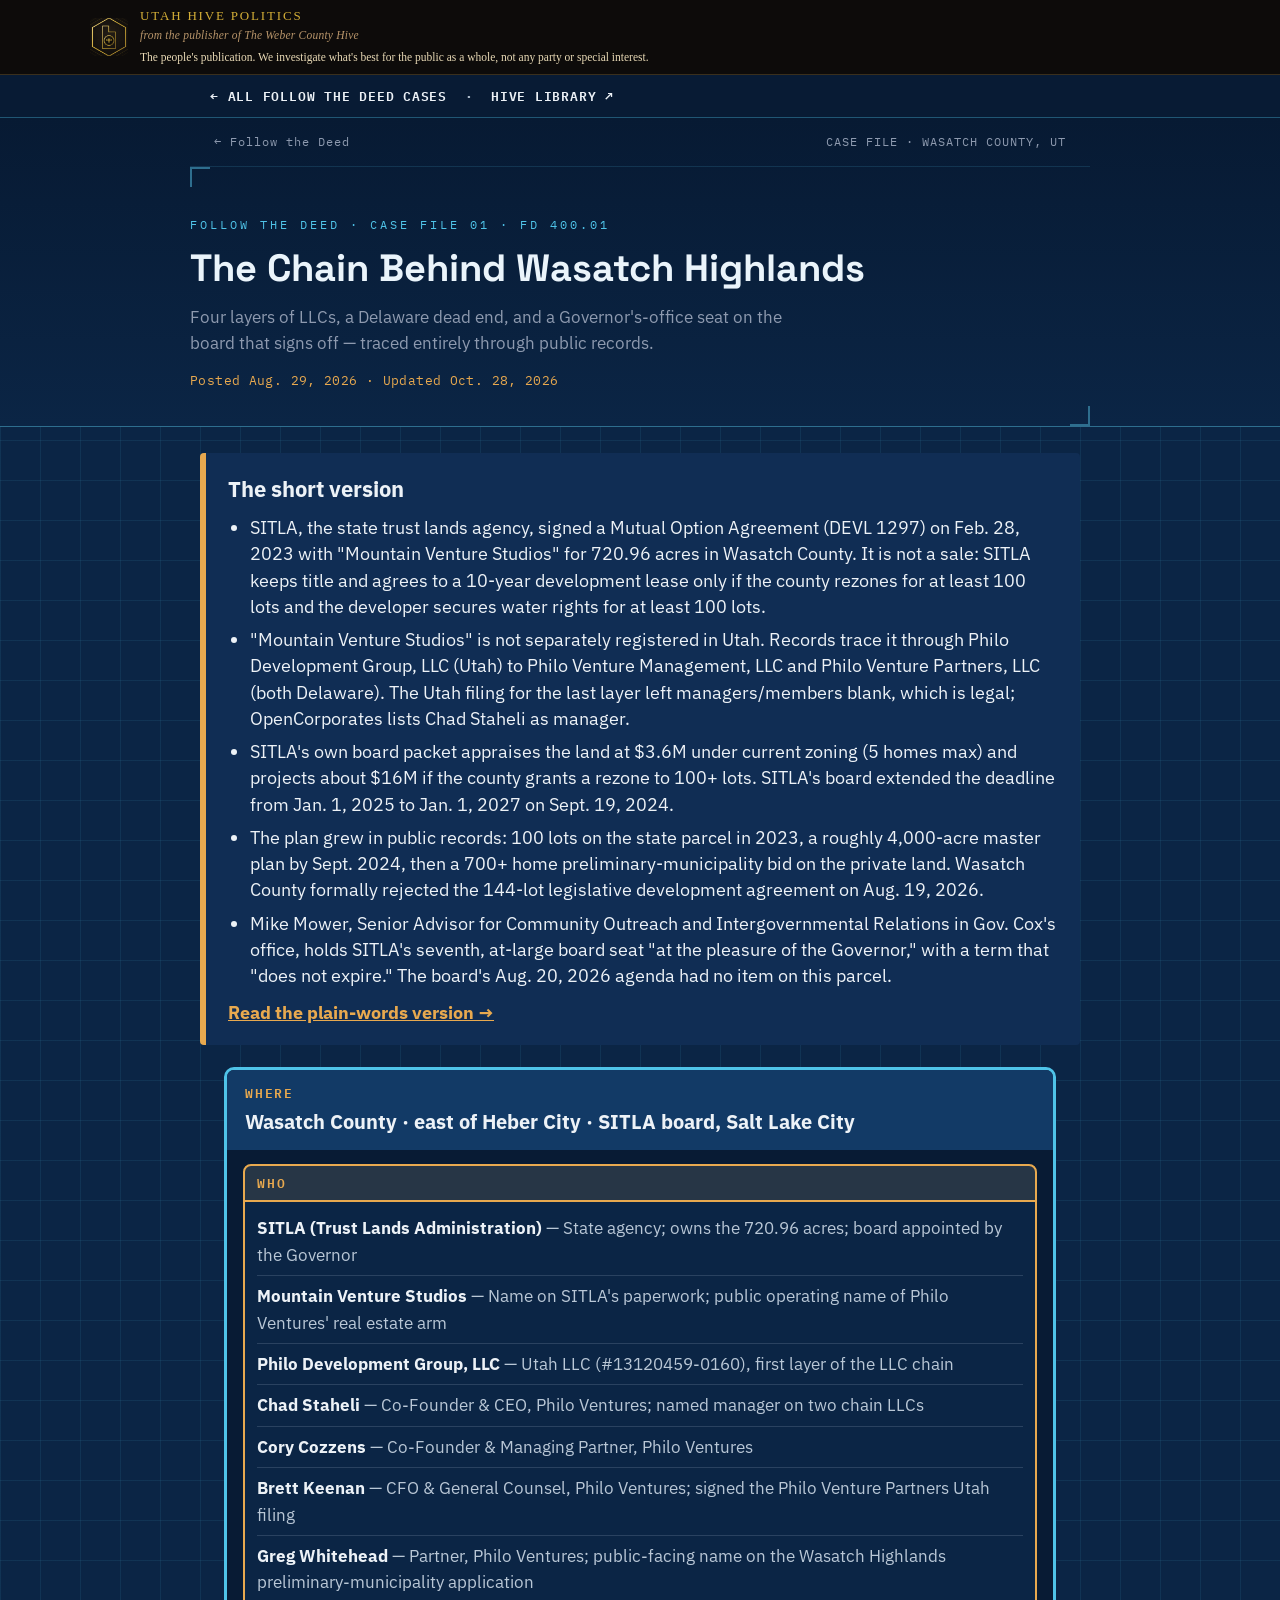
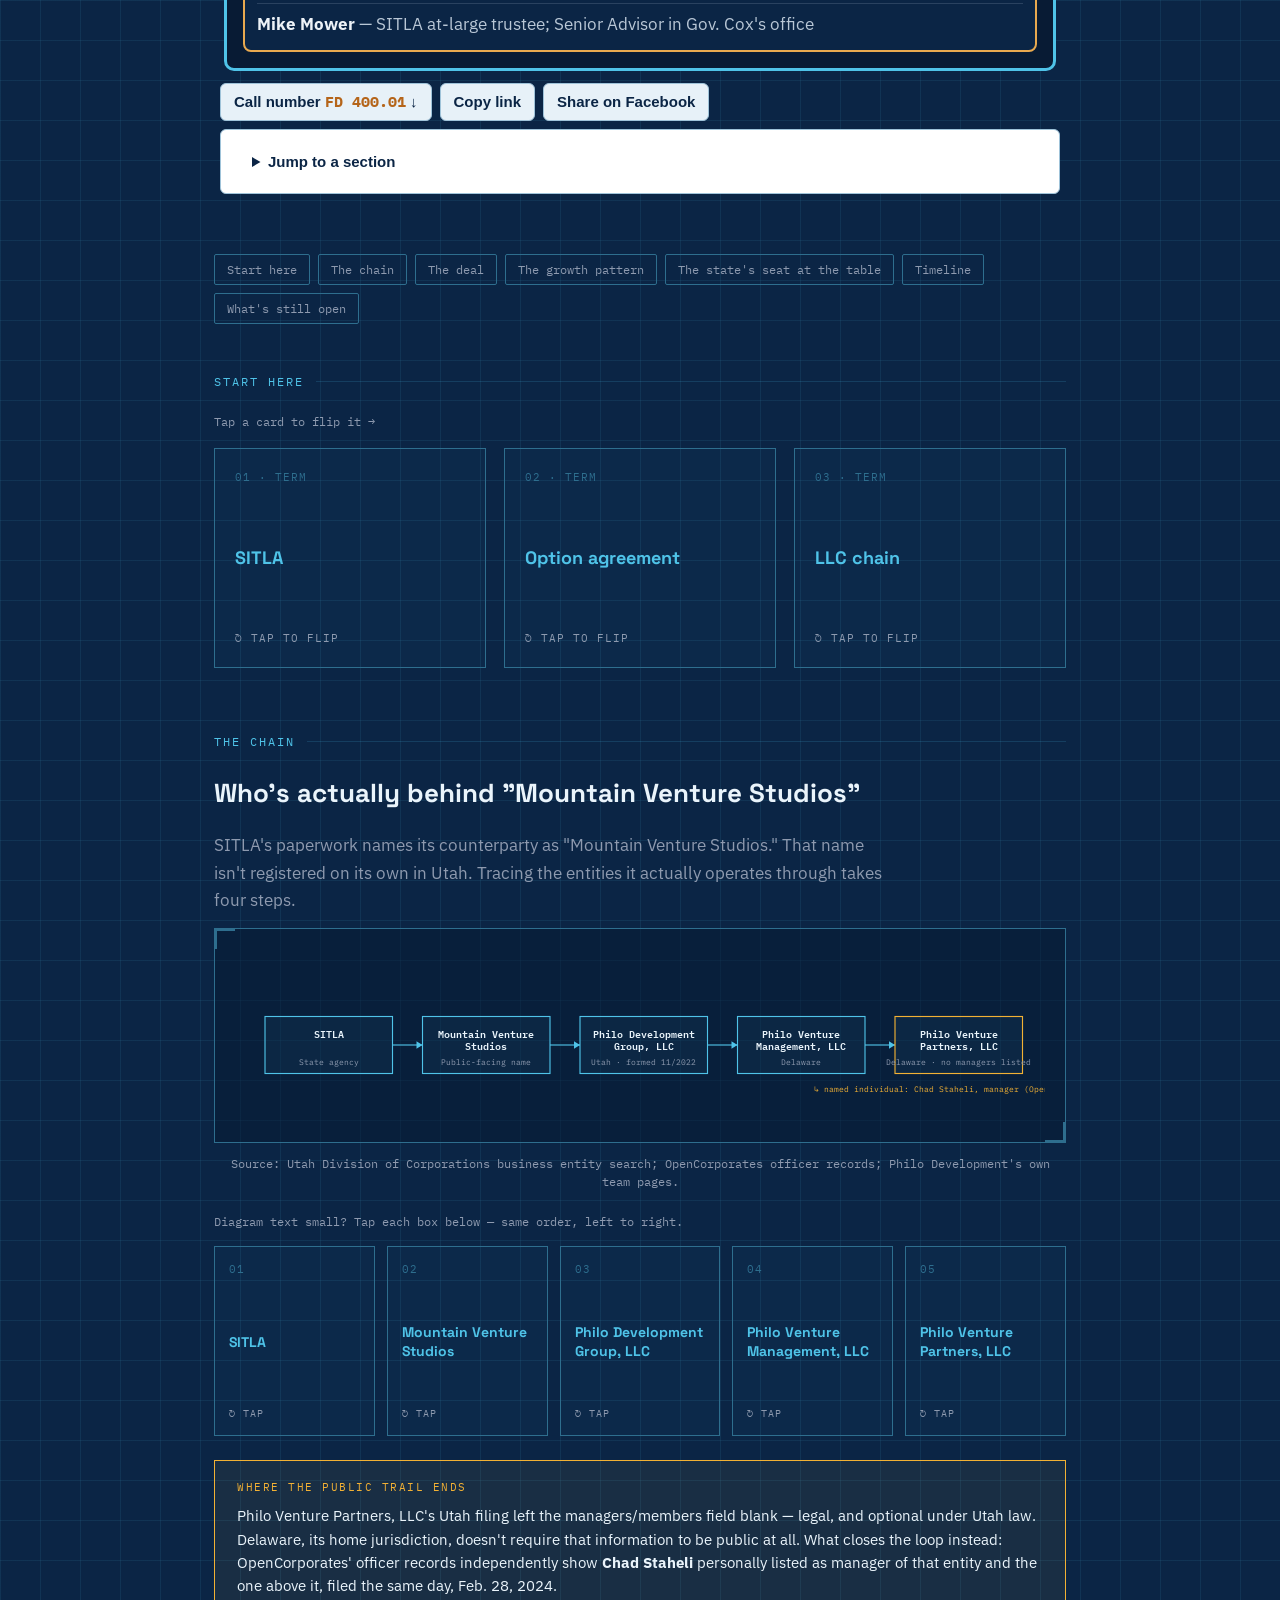
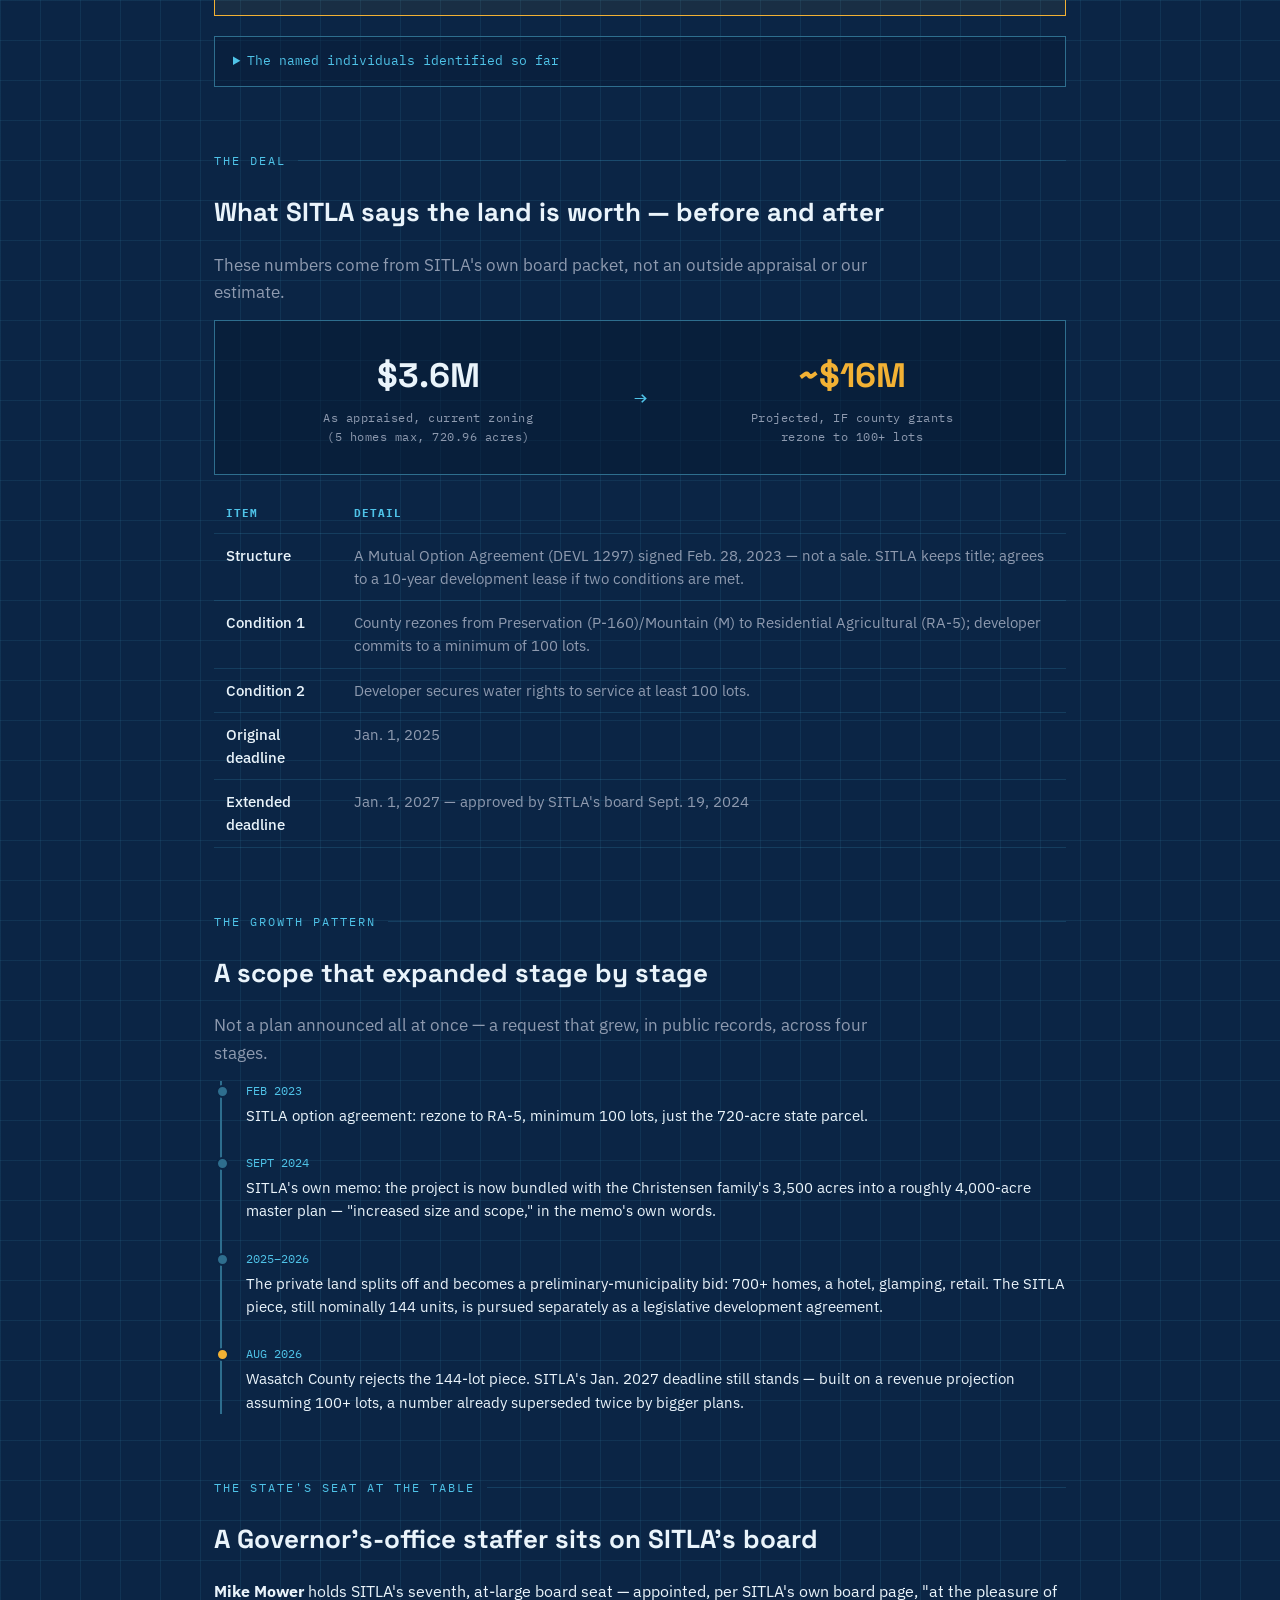
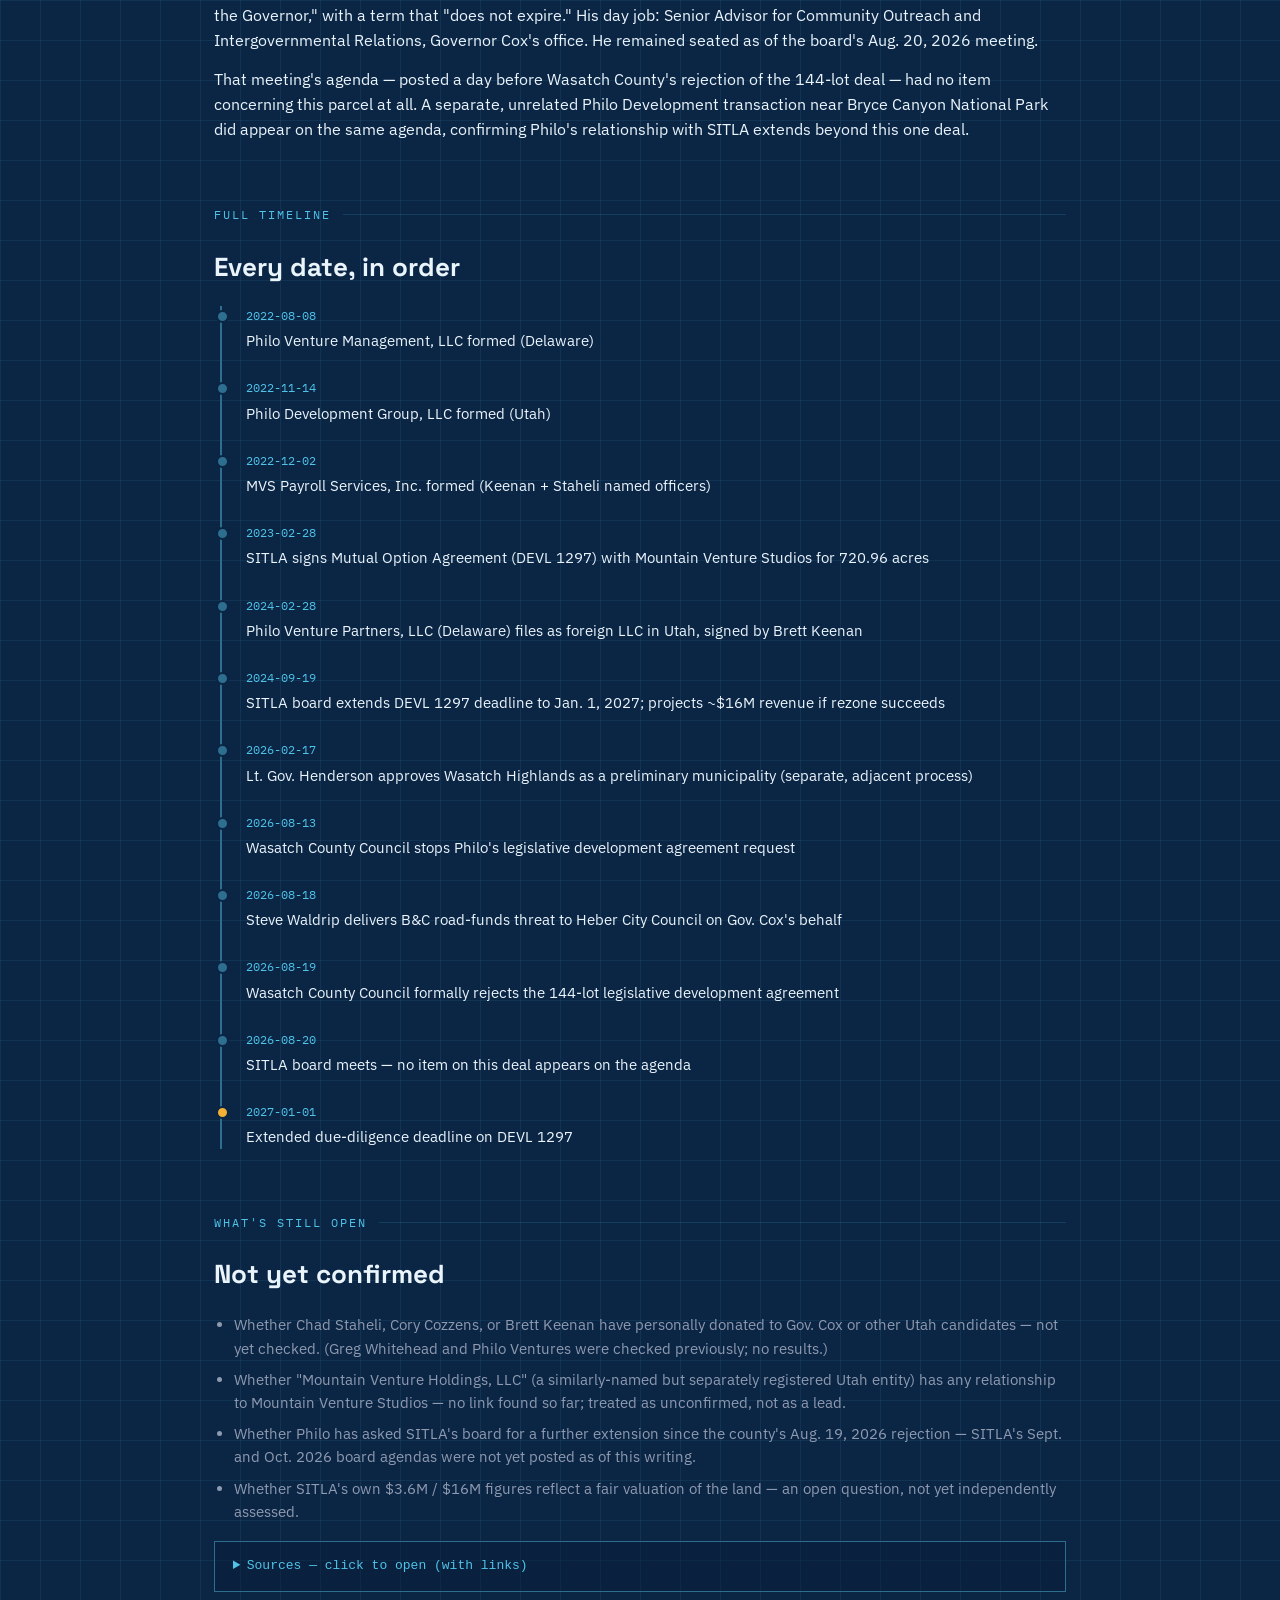
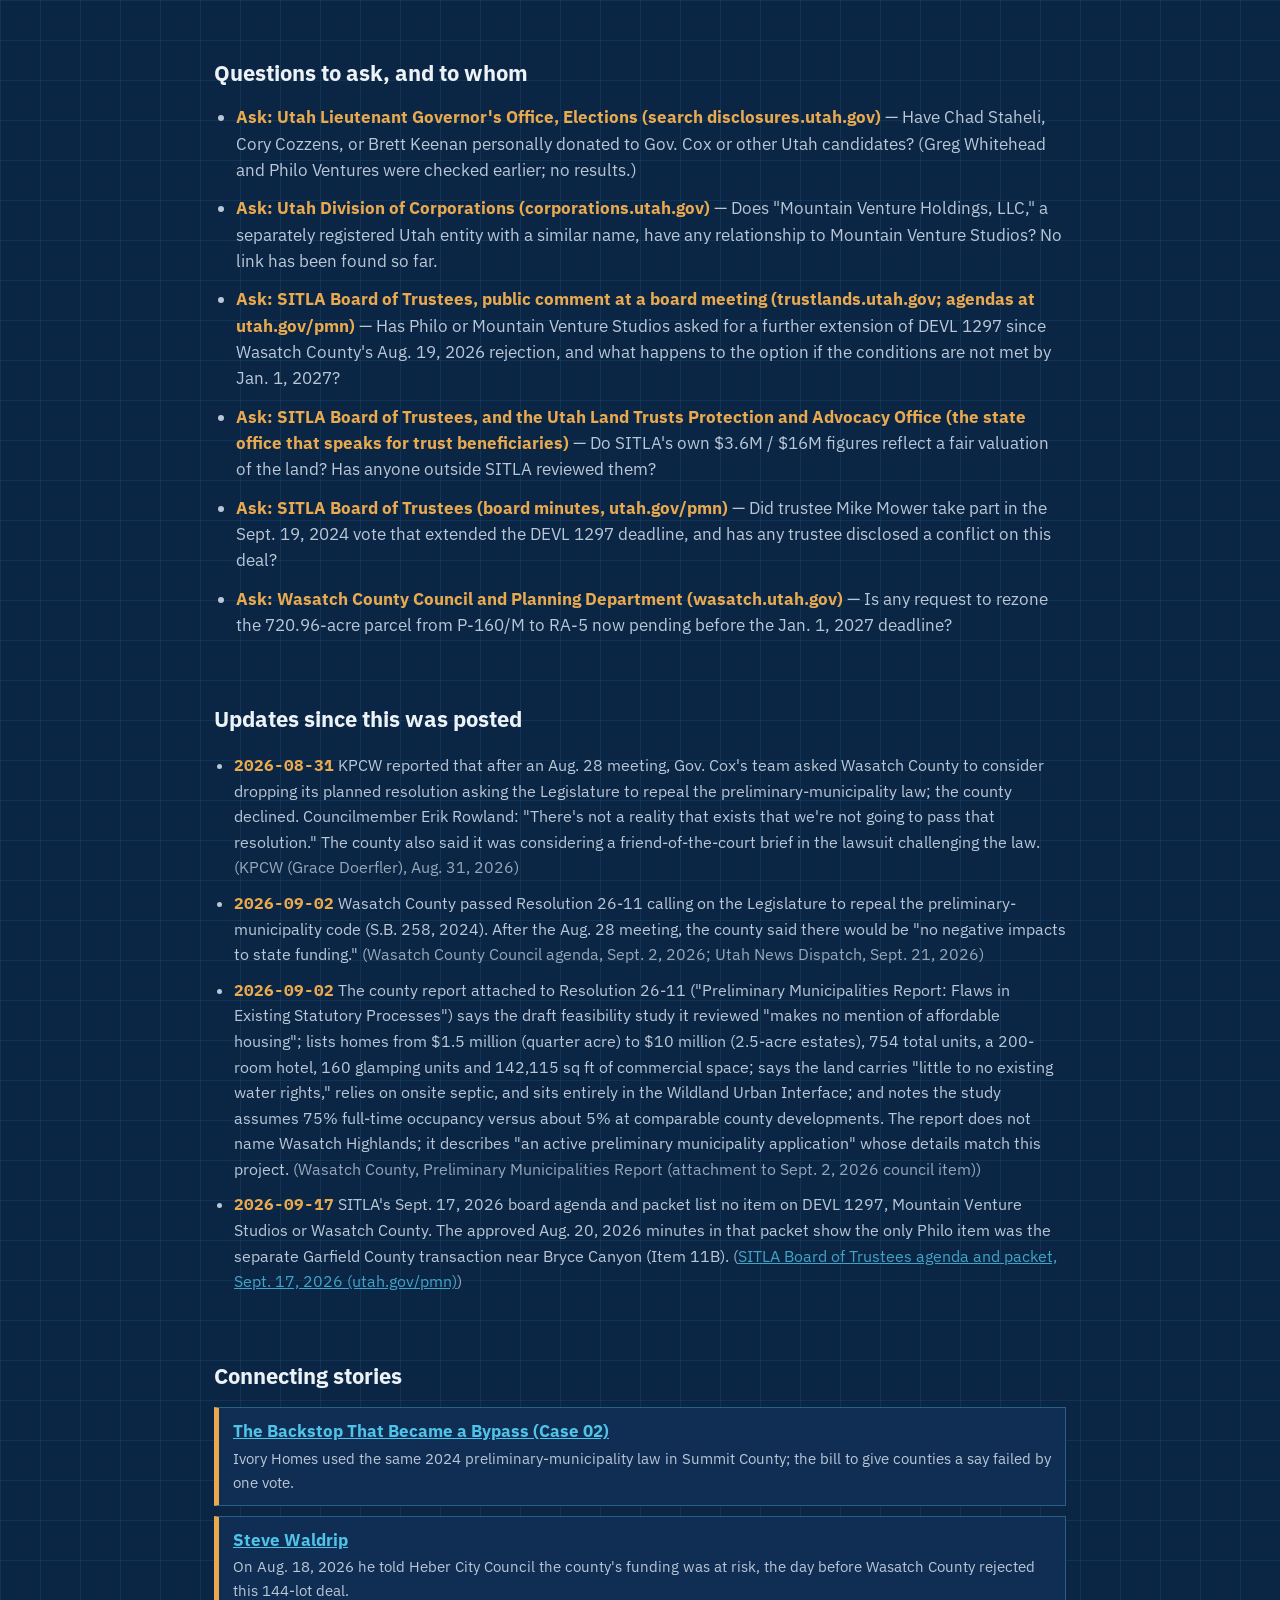
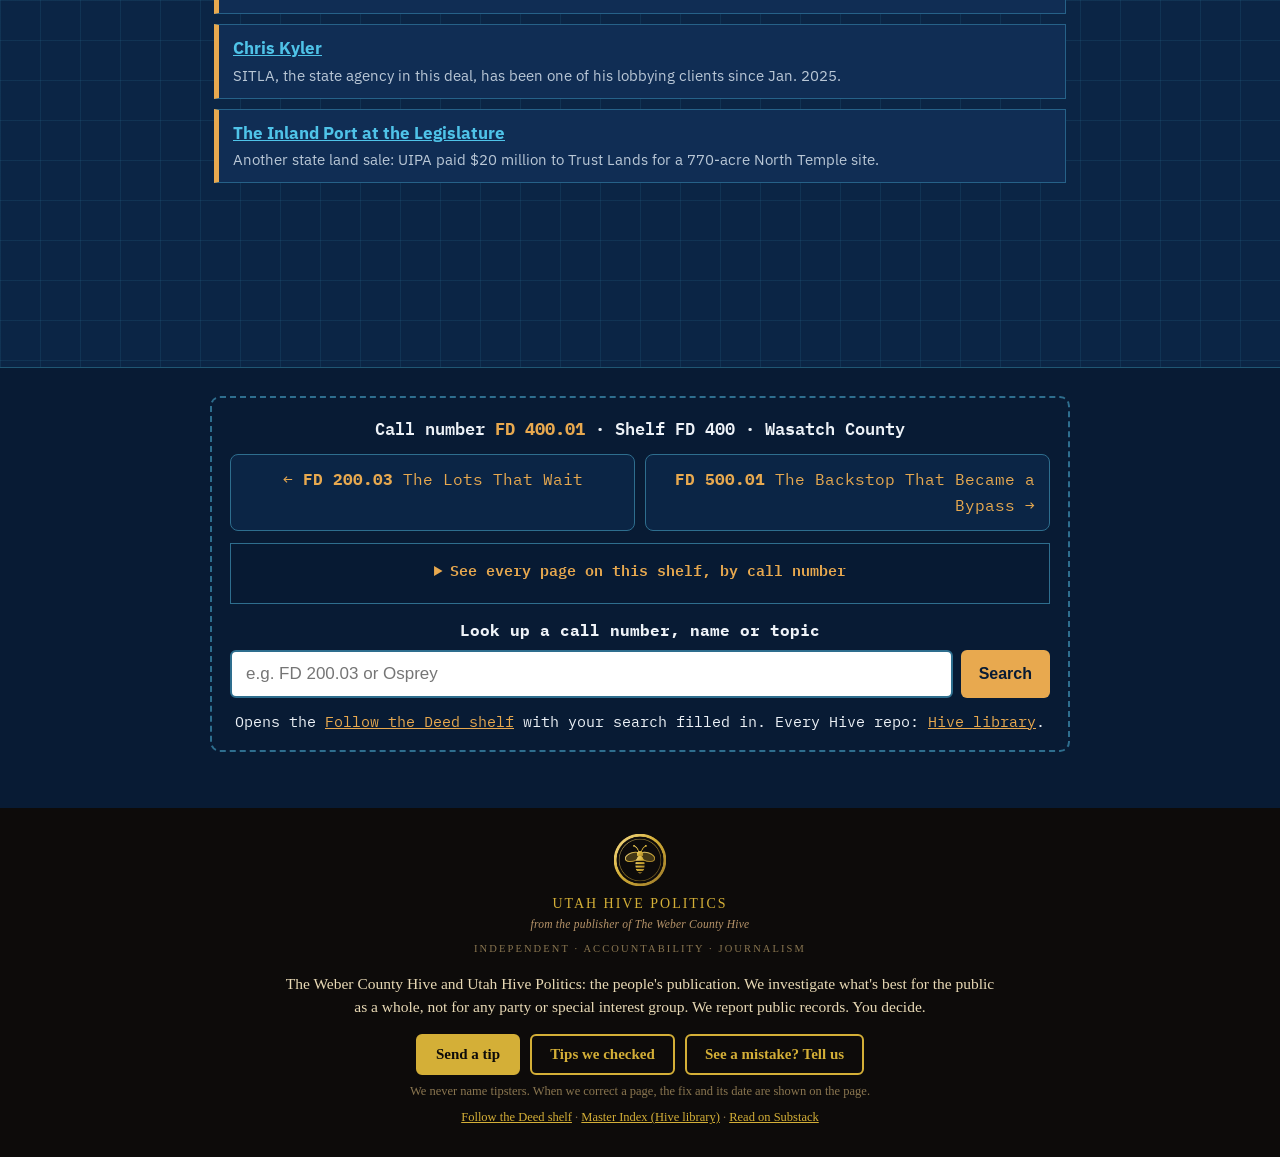
<file: weber-hive-philo-wasatch-highlands.html>
<!DOCTYPE html>
<html lang="en">
<head>
<meta charset="UTF-8">
<meta name="viewport" content="width=device-width, initial-scale=1.0">
<title>The Chain Behind Wasatch Highlands | Follow the Deed | Utah Hive Politics</title>
<meta name="description" content="Four layers of LLCs, a Delaware dead end, and a Governor's-office seat on the board that signs off on a SITLA land deal in Wasatch County.">
<link rel="preconnect" href="https://fonts.googleapis.com">
<link rel="preconnect" href="https://fonts.gstatic.com" crossorigin>
<link href="https://fonts.googleapis.com/css2?family=Space+Grotesk:wght@400;500;600;700&family=IBM+Plex+Mono:wght@400;500;600&family=IBM+Plex+Sans:wght@400;500&display=swap" rel="stylesheet">
<style>
  :root{
    --bg:#0B2545;
    --bg-deep:#071A33;
    --paper:#EAF4FB;
    --cyan:#4FC3E8;
    --cyan-dim:#2E6E8E;
    --dim:#8E9AAF;
    --amber:#F2B134;
    --grid: rgba(79,195,232,0.09);
    --grid-strong: rgba(79,195,232,0.16);
  }
  *{box-sizing:border-box;}
  html{scroll-behavior:smooth;}
  body{
    margin:0;
    background:
      linear-gradient(var(--grid) 1px, transparent 1px) 0 0/40px 40px,
      linear-gradient(90deg, var(--grid) 1px, transparent 1px) 0 0/40px 40px,
      var(--bg);
    color:var(--paper);
    font-family:'IBM Plex Sans', Arial, sans-serif;
    line-height:1.6;
  }
  a{color:var(--cyan);}
  .wrap{max-width:900px;margin:0 auto;padding:0 24px;}

  .corner-marks{position:relative;}
  .corner-marks::before,.corner-marks::after{
    content:"";position:absolute;width:18px;height:18px;
    border-top:2px solid var(--cyan-dim);border-left:2px solid var(--cyan-dim);
    top:0;left:0;
  }
  .corner-marks::after{
    top:auto;left:auto;bottom:0;right:0;
    border-top:none;border-left:none;
    border-bottom:2px solid var(--cyan-dim);border-right:2px solid var(--cyan-dim);
  }

  header.masthead{
    border-bottom:1px solid var(--cyan-dim);
    background:linear-gradient(180deg, var(--bg-deep), var(--bg));
  }
  .topbar{
    display:flex;align-items:center;justify-content:space-between;
    padding:14px 0;
    font-family:'IBM Plex Mono', monospace;
    font-size:12px;letter-spacing:1px;color:var(--dim);
    border-bottom:1px solid rgba(79,195,232,0.15);
    max-width:900px;margin:0 auto;padding-left:24px;padding-right:24px;
  }
  .topbar a{color:var(--dim);text-decoration:none;}
  .topbar a:hover{color:var(--cyan);}

  .masthead-inner{padding:48px 0 36px;}
  .eyebrow{
    font-family:'IBM Plex Mono', monospace;font-size:12px;letter-spacing:3px;
    color:var(--cyan);text-transform:uppercase;margin-bottom:14px;
  }
  h1{
    font-family:'Space Grotesk', Arial, sans-serif;font-weight:700;
    font-size:38px;line-height:1.1;margin:0 0 14px;color:var(--paper);
  }
  .dek{font-size:16.5px;color:var(--dim);max-width:620px;margin:0 0 8px;}
  .byline{
    font-family:'IBM Plex Mono', monospace;font-size:12px;color:var(--dim);
    margin-top:20px;
  }

  main{padding:44px 0 90px;}

  .jumpnav{
    display:flex;flex-wrap:wrap;gap:8px;
    margin-bottom:48px;
  }
  .jumpnav button{
    font-family:'IBM Plex Mono', monospace;font-size:11.5px;
    background:transparent;border:1px solid var(--cyan-dim);color:var(--dim);
    padding:7px 12px;border-radius:2px;cursor:pointer;
    transition:all .15s ease;
  }
  .jumpnav button:hover{color:var(--cyan);border-color:var(--cyan);}

  section{margin-bottom:64px;scroll-margin-top:20px;}
  .section-label{
    font-family:'IBM Plex Mono', monospace;font-size:12px;letter-spacing:2px;
    color:var(--cyan);text-transform:uppercase;margin-bottom:22px;
    display:flex;align-items:center;gap:12px;
  }
  .section-label::after{content:"";flex:1;height:1px;background:var(--grid-strong);}
  h2.title{
    font-family:'Space Grotesk', Arial, sans-serif;font-size:26px;
    margin:0 0 18px;color:var(--paper);
  }
  p{font-size:15.5px;color:var(--paper);margin:0 0 14px;}
  .lede{font-size:17px;color:var(--dim);max-width:680px;}

  /* --- primer: flip cards --- */
  .primer-hint{
    font-family:'IBM Plex Mono', monospace;font-size:11.5px;color:var(--dim);
    margin-bottom:16px;
  }
  .primer-grid{
    display:grid;
    grid-template-columns:repeat(3, 1fr);
    gap:18px;
  }
  .flip-card{
    height:220px;
    perspective:1200px;
    cursor:pointer;
  }
  .flip-card:focus-visible{outline:2px solid var(--cyan);outline-offset:3px;}
  .flip-inner{
    position:relative;
    width:100%;height:100%;
    transition:transform .5s cubic-bezier(.4,.2,.2,1);
    transform-style:preserve-3d;
  }
  .flip-card.flipped .flip-inner{transform:rotateY(180deg);}
  .flip-face{
    position:absolute;inset:0;
    backface-visibility:hidden;
    border:1px solid var(--cyan-dim);
    background:rgba(79,195,232,0.03);
    padding:20px 20px;
    display:flex;flex-direction:column;
    overflow-y:auto;
  }
  .flip-front{
    justify-content:space-between;
  }
  .flip-front h3{
    font-family:'Space Grotesk', Arial, sans-serif;font-size:18px;
    color:var(--cyan);margin:0;
  }
  .flip-front .flip-mark{
    font-family:'IBM Plex Mono', monospace;font-size:11px;color:var(--cyan-dim);
    letter-spacing:1px;
  }
  .flip-front .flip-tap{
    font-family:'IBM Plex Mono', monospace;font-size:10.5px;color:var(--dim);
    text-transform:uppercase;letter-spacing:1px;
    display:flex;align-items:center;gap:6px;
  }
  .flip-back{
    transform:rotateY(180deg);
    justify-content:flex-start;
    background:rgba(7,26,51,0.7);
    border-color:var(--cyan);
  }
  .flip-back p{font-size:13px;color:var(--paper);margin:0;line-height:1.5;}
  @media (max-width:720px){
    .primer-grid{grid-template-columns:1fr;}
    .flip-card{height:220px;}
  }

  /* --- diagram --- */
  .diagram-wrap{
    border:1px solid var(--cyan-dim);
    background:rgba(7,26,51,0.5);
    padding:20px;
    overflow-x:auto;
  }
  .diagram-caption{
    font-family:'IBM Plex Mono', monospace;font-size:11.5px;color:var(--dim);
    margin-top:12px;text-align:center;
  }

  /* --- chain flip-cards, mirror the diagram boxes above, readable at real size --- */
  .chain-hint{
    font-family:'IBM Plex Mono', monospace;font-size:11.5px;color:var(--dim);
    margin:22px 0 14px;
  }
  .chain-grid{
    display:grid;
    grid-template-columns:repeat(5, 1fr);
    gap:12px;
  }
  .chain-grid .flip-card{height:190px;}
  .chain-grid .flip-front h3{font-size:14px;line-height:1.35;}
  .chain-grid .flip-back p{font-size:12px;line-height:1.5;}
  .chain-grid .flip-face{padding:14px;}
  .chain-grid .flip-front .flip-tap{font-size:9.5px;}
  @media (max-width:640px){
    .chain-grid{grid-template-columns:repeat(2, 1fr);}
    .chain-grid .flip-card{height:170px;}
  }

  /* --- stat pair --- */
  .stat-pair{
    display:grid;grid-template-columns:1fr auto 1fr;gap:20px;
    align-items:center;
    border:1px solid var(--cyan-dim);
    background:rgba(7,26,51,0.5);
    padding:28px;margin-bottom:20px;
  }
  .stat-block{text-align:center;}
  .stat-num{
    font-family:'Space Grotesk', Arial, sans-serif;font-weight:700;
    font-size:34px;color:var(--paper);
  }
  .stat-num.hi{color:var(--amber);}
  .stat-label{
    font-family:'IBM Plex Mono', monospace;font-size:11.5px;color:var(--dim);
    margin-top:6px;letter-spacing:0.5px;
  }
  .stat-arrow{
    font-family:'IBM Plex Mono', monospace;color:var(--cyan);font-size:22px;
  }
  @media (max-width:640px){
    .stat-pair{grid-template-columns:1fr;}
    .stat-arrow{transform:rotate(90deg);}
  }

  /* --- table --- */
  table{width:100%;border-collapse:collapse;font-size:14.5px;}
  th,td{
    text-align:left;padding:10px 12px;
    border-bottom:1px solid rgba(79,195,232,0.15);
    vertical-align:top;
  }
  th{
    font-family:'IBM Plex Mono', monospace;font-size:11px;letter-spacing:1px;
    color:var(--cyan);text-transform:uppercase;
  }
  td{color:var(--dim);}
  td.name{color:var(--paper);font-weight:500;}

  /* --- timeline --- */
  .tl{border-left:2px solid var(--cyan-dim);padding-left:24px;margin-left:6px;}
  .tl-item{position:relative;margin-bottom:26px;}
  .tl-item::before{
    content:"";position:absolute;left:-30px;top:4px;
    width:9px;height:9px;border-radius:50%;
    background:var(--cyan-dim);border:2px solid var(--bg);
  }
  .tl-item.flag::before{background:var(--amber);}
  .tl-date{
    font-family:'IBM Plex Mono', monospace;font-size:12px;color:var(--cyan);
    margin-bottom:4px;
  }
  .tl-text{font-size:14.5px;color:var(--paper);}

  /* --- flag box --- */
  .flag-box{
    border:1px solid var(--amber);
    background:rgba(242,177,52,0.06);
    padding:18px 22px;
    margin:20px 0;
  }
  .flag-box .flag-label{
    font-family:'IBM Plex Mono', monospace;font-size:11px;letter-spacing:1.5px;
    color:var(--amber);text-transform:uppercase;margin-bottom:8px;
  }
  .flag-box p{color:var(--paper);font-size:14.5px;margin:0;}

  details{
    border:1px solid var(--cyan-dim);
    background:rgba(7,26,51,0.4);
    padding:14px 18px;margin-bottom:12px;
  }
  summary{
    font-family:'IBM Plex Mono', monospace;font-size:13px;color:var(--cyan);
    cursor:pointer;
  }
  details p, details ul{margin-top:12px;}
  ul{padding-left:20px;}
  li{color:var(--dim);font-size:14.5px;margin-bottom:8px;}
  li strong{color:var(--paper);}

  .sources{
    font-family:'IBM Plex Mono', monospace;font-size:12px;color:var(--dim);
    border-top:1px solid var(--cyan-dim);padding-top:16px;margin-top:20px;
  }
  .sources li{font-size:12px;}

  footer{
    border-top:1px solid var(--cyan-dim);padding:32px 0;
    font-family:'IBM Plex Mono', monospace;font-size:11.5px;color:var(--dim);
    text-align:center;
  }
  footer a{color:var(--dim);text-decoration:underline;}
  footer a:hover{color:var(--cyan);}
</style>
<link rel="stylesheet" href="fd-parts.css?v=5">
</head>
<body>
<div class="hb-bar"><a href="https://webercountyhive.substack.com/" target="_blank" rel="noopener"><img src="uhp-badge.png" alt="Utah Hive Politics logo"><span><span class="hb-name">Utah Hive Politics</span><span class="hb-sub">from the publisher of The Weber County Hive</span><span class="hb-line-top">The people's publication. We investigate what's best for the public as a whole, not any party or special interest.</span></span></a></div>
<div class="up-top"><div class="in"><span><a href="index.html">← All Follow the Deed cases</a> &nbsp;·&nbsp; <a href="https://weber-county-hive.github.io/-weber-county-hive-index/">Hive library ↗</a></span></div></div>


<header class="masthead">
  <div class="topbar">
    <a href="index.html">← Follow the Deed</a>
    <span>CASE FILE · WASATCH COUNTY, UT</span>
  </div>
  <div class="wrap masthead-inner corner-marks">
    <div class="eyebrow">Follow the Deed · Case File 01 · FD 400.01</div>
    <h1>The Chain Behind Wasatch Highlands</h1>
    <p class="dek">Four layers of LLCs, a Delaware dead end, and a Governor's-office seat on the board that signs off — traced entirely through public records.</p>
    <div class="pub-date">Posted Aug. 29, 2026 · Updated Oct. 28, 2026</div>
    
  </div>
</header>
<section class="up-short"><h2>The short version</h2><ul><li>SITLA, the state trust lands agency, signed a Mutual Option Agreement (DEVL 1297) on Feb. 28, 2023 with "Mountain Venture Studios" for 720.96 acres in Wasatch County. It is not a sale: SITLA keeps title and agrees to a 10-year development lease only if the county rezones for at least 100 lots and the developer secures water rights for at least 100 lots.</li><li>"Mountain Venture Studios" is not separately registered in Utah. Records trace it through Philo Development Group, LLC (Utah) to Philo Venture Management, LLC and Philo Venture Partners, LLC (both Delaware). The Utah filing for the last layer left managers/members blank, which is legal; OpenCorporates lists Chad Staheli as manager.</li><li>SITLA's own board packet appraises the land at $3.6M under current zoning (5 homes max) and projects about $16M if the county grants a rezone to 100+ lots. SITLA's board extended the deadline from Jan. 1, 2025 to Jan. 1, 2027 on Sept. 19, 2024.</li><li>The plan grew in public records: 100 lots on the state parcel in 2023, a roughly 4,000-acre master plan by Sept. 2024, then a 700+ home preliminary-municipality bid on the private land. Wasatch County formally rejected the 144-lot legislative development agreement on Aug. 19, 2026.</li><li>Mike Mower, Senior Advisor for Community Outreach and Intergovernmental Relations in Gov. Cox's office, holds SITLA's seventh, at-large board seat "at the pleasure of the Governor," with a term that "does not expire." The board's Aug. 20, 2026 agenda had no item on this parcel.</li></ul><p class="up-short-more"><a href="weber-hive-philo-wasatch-highlands-plain.html">Read the plain-words version →</a></p></section>
<div class="up-ww"><div class="up-where"><div class="up-where-h"><div class="up-lbl">WHERE</div><div class="pl">Wasatch County · east of Heber City · SITLA board, Salt Lake City</div></div><div class="up-who"><div class="up-who-h">WHO</div><ul><li><b>SITLA (Trust Lands Administration)</b> — State agency; owns the 720.96 acres; board appointed by the Governor</li><li><b>Mountain Venture Studios</b> — Name on SITLA's paperwork; public operating name of Philo Ventures' real estate arm</li><li><b>Philo Development Group, LLC</b> — Utah LLC (#13120459-0160), first layer of the LLC chain</li><li><b>Chad Staheli</b> — Co-Founder & CEO, Philo Ventures; named manager on two chain LLCs</li><li><b>Cory Cozzens</b> — Co-Founder & Managing Partner, Philo Ventures</li><li><b>Brett Keenan</b> — CFO & General Counsel, Philo Ventures; signed the Philo Venture Partners Utah filing</li><li><b>Greg Whitehead</b> — Partner, Philo Ventures; public-facing name on the Wasatch Highlands preliminary-municipality application</li><li><b>Mike Mower</b> — SITLA at-large trustee; Senior Advisor in Gov. Cox's office</li></ul></div></div></div>


<main>
  <div class="wrap">

    <div class="jumpnav">
      <button data-scroll-to="primer">Start here</button>
      <button data-scroll-to="chain">The chain</button>
      <button data-scroll-to="deal">The deal</button>
      <button data-scroll-to="growth">The growth pattern</button>
      <button data-scroll-to="coxtie">The state's seat at the table</button>
      <button data-scroll-to="timeline">Timeline</button>
      <button data-scroll-to="open">What's still open</button>
    </div>

    <section id="primer">
      <div class="section-label">Start here</div>
      <div class="primer-hint">Tap a card to flip it →</div>
      <div class="primer-grid">

        <div class="flip-card" tabindex="0" role="button" aria-pressed="false" aria-label="SITLA — tap to flip">
          <div class="flip-inner">
            <div class="flip-face flip-front">
              <span class="flip-mark">01 · TERM</span>
              <h3>SITLA</h3>
              <span class="flip-tap">↻ Tap to flip</span>
            </div>
            <div class="flip-face flip-back">
              <p>The state agency that manages roughly 3.4 million acres of Utah land, granted at statehood specifically to generate money for public schools and other beneficiaries. It leases and sells land to developers; the revenue goes into permanent school funds. Its board is appointed by the Governor.</p>
            </div>
          </div>
        </div>

        <div class="flip-card" tabindex="0" role="button" aria-pressed="false" aria-label="Option agreement — tap to flip">
          <div class="flip-inner">
            <div class="flip-face flip-front">
              <span class="flip-mark">02 · TERM</span>
              <h3>Option agreement</h3>
              <span class="flip-tap">↻ Tap to flip</span>
            </div>
            <div class="flip-face flip-back">
              <p>A contract where SITLA agrees it will lease land to a developer, but only once the developer clears certain conditions first — usually getting the local government to rezone the land for denser use. Nothing is final until those conditions are met.</p>
            </div>
          </div>
        </div>

        <div class="flip-card" tabindex="0" role="button" aria-pressed="false" aria-label="LLC chain — tap to flip">
          <div class="flip-inner">
            <div class="flip-face flip-front">
              <span class="flip-mark">03 · TERM</span>
              <h3>LLC chain</h3>
              <span class="flip-tap">↻ Tap to flip</span>
            </div>
            <div class="flip-face flip-back">
              <p>One LLC "manages" or "owns" another LLC, which owns another, and so on. Every layer is legal and common in real estate. The reason to care: each layer can be registered in a different state, and some states, Delaware notably, don't require the actual people behind a company to be listed anywhere public.</p>
            </div>
          </div>
        </div>

      </div>
    </section>

    <section id="chain">
      <div class="section-label">The chain</div>
      <h2 class="title">Who's actually behind "Mountain Venture Studios"</h2>
      <p class="lede">SITLA's paperwork names its counterparty as "Mountain Venture Studios." That name isn't registered on its own in Utah. Tracing the entities it actually operates through takes four steps.</p>

      <div class="diagram-wrap corner-marks" id="diagram"></div>
      <div class="diagram-caption">Source: Utah Division of Corporations business entity search; OpenCorporates officer records; Philo Development's own team pages.</div>

      <div class="chain-hint">Diagram text small? Tap each box below — same order, left to right.</div>
      <div class="chain-grid">

        <div class="flip-card" tabindex="0" role="button" aria-pressed="false" aria-label="SITLA — tap to flip">
          <div class="flip-inner">
            <div class="flip-face flip-front">
              <span class="flip-mark">01</span>
              <h3>SITLA</h3>
              <span class="flip-tap">↻ Tap</span>
            </div>
            <div class="flip-face flip-back">
              <p>State agency. Owns the underlying 720.96 acres — land granted at statehood to fund Utah's public schools. Its board is appointed by the Governor.</p>
            </div>
          </div>
        </div>

        <div class="flip-card" tabindex="0" role="button" aria-pressed="false" aria-label="Mountain Venture Studios — tap to flip">
          <div class="flip-inner">
            <div class="flip-face flip-front">
              <span class="flip-mark">02</span>
              <h3>Mountain Venture<br>Studios</h3>
              <span class="flip-tap">↻ Tap</span>
            </div>
            <div class="flip-face flip-back">
              <p>The name on SITLA's own paperwork. Not separately registered in Utah — it's the public operating name of Philo Ventures' real estate arm, confirmed via CFO Brett Keenan's own listed titles.</p>
            </div>
          </div>
        </div>

        <div class="flip-card" tabindex="0" role="button" aria-pressed="false" aria-label="Philo Development Group, LLC — tap to flip">
          <div class="flip-inner">
            <div class="flip-face flip-front">
              <span class="flip-mark">03</span>
              <h3>Philo Development<br>Group, LLC</h3>
              <span class="flip-tap">↻ Tap</span>
            </div>
            <div class="flip-face flip-back">
              <p>Utah LLC, entity #13120459-0160. Formed Nov. 14, 2022 — about 3.5 months before SITLA signed the option agreement. Managed by the next entity in this chain.</p>
            </div>
          </div>
        </div>

        <div class="flip-card" tabindex="0" role="button" aria-pressed="false" aria-label="Philo Venture Management, LLC — tap to flip">
          <div class="flip-inner">
            <div class="flip-face flip-front">
              <span class="flip-mark">04</span>
              <h3>Philo Venture<br>Management, LLC</h3>
              <span class="flip-tap">↻ Tap</span>
            </div>
            <div class="flip-face flip-back">
              <p>Delaware entity, entity #12976892-0161, registered as a foreign LLC in Utah. Formed Aug. 8, 2022. Managed by the next entity in this chain.</p>
            </div>
          </div>
        </div>

        <div class="flip-card" tabindex="0" role="button" aria-pressed="false" aria-label="Philo Venture Partners, LLC — tap to flip">
          <div class="flip-inner">
            <div class="flip-face flip-front">
              <span class="flip-mark">05</span>
              <h3>Philo Venture<br>Partners, LLC</h3>
              <span class="flip-tap">↻ Tap</span>
            </div>
            <div class="flip-face flip-back">
              <p>Delaware entity, #13856269-0161. Utah filing left managers/members blank — legal, and optional. OpenCorporates independently shows Chad Staheli, Philo's co-founder &amp; CEO, as manager.</p>
            </div>
          </div>
        </div>

      </div>

      <div class="flag-box" style="margin-top:24px;">
        <div class="flag-label">Where the public trail ends</div>
        <p>Philo Venture Partners, LLC's Utah filing left the managers/members field blank — legal, and optional under Utah law. Delaware, its home jurisdiction, doesn't require that information to be public at all. What closes the loop instead: OpenCorporates' officer records independently show <strong>Chad Staheli</strong> personally listed as manager of that entity and the one above it, filed the same day, Feb. 28, 2024.</p>
      </div>

      <details>
        <summary>The named individuals identified so far</summary>
        <ul>
          <li><strong>Chad Staheli</strong> — Co-Founder &amp; CEO, Philo Ventures. Personally named manager on Philo Development Group, LLC and Philo Venture Partners, LLC.</li>
          <li><strong>Cory Cozzens</strong> — Co-Founder &amp; Managing Partner, Philo Ventures.</li>
          <li><strong>Brett Keenan</strong> — CFO &amp; General Counsel, Philo Ventures. Signed the Philo Venture Partners, LLC Utah filing.</li>
          <li><strong>Greg Whitehead</strong> — Partner, Philo Ventures; the public-facing name on the Wasatch Highlands preliminary-municipality application specifically.</li>
        </ul>
      </details>
    </section>

    <section id="deal">
      <div class="section-label">The deal</div>
      <h2 class="title">What SITLA says the land is worth — before and after</h2>
      <p class="lede">These numbers come from SITLA's own board packet, not an outside appraisal or our estimate.</p>

      <div class="stat-pair">
        <div class="stat-block">
          <div class="stat-num">$3.6M</div>
          <div class="stat-label">As appraised, current zoning<br>(5 homes max, 720.96 acres)</div>
        </div>
        <div class="stat-arrow">→</div>
        <div class="stat-block">
          <div class="stat-num hi">~$16M</div>
          <div class="stat-label">Projected, IF county grants<br>rezone to 100+ lots</div>
        </div>
      </div>

      <table>
        <tr><th>Item</th><th>Detail</th></tr>
        <tr><td class="name">Structure</td><td>A Mutual Option Agreement (DEVL 1297) signed Feb. 28, 2023 — not a sale. SITLA keeps title; agrees to a 10-year development lease if two conditions are met.</td></tr>
        <tr><td class="name">Condition 1</td><td>County rezones from Preservation (P-160)/Mountain (M) to Residential Agricultural (RA-5); developer commits to a minimum of 100 lots.</td></tr>
        <tr><td class="name">Condition 2</td><td>Developer secures water rights to service at least 100 lots.</td></tr>
        <tr><td class="name">Original deadline</td><td>Jan. 1, 2025</td></tr>
        <tr><td class="name">Extended deadline</td><td>Jan. 1, 2027 — approved by SITLA's board Sept. 19, 2024</td></tr>
      </table>
    </section>

    <section id="growth">
      <div class="section-label">The growth pattern</div>
      <h2 class="title">A scope that expanded stage by stage</h2>
      <p class="lede">Not a plan announced all at once — a request that grew, in public records, across four stages.</p>

      <div class="tl">
        <div class="tl-item">
          <div class="tl-date">FEB 2023</div>
          <div class="tl-text">SITLA option agreement: rezone to RA-5, minimum 100 lots, just the 720-acre state parcel.</div>
        </div>
        <div class="tl-item">
          <div class="tl-date">SEPT 2024</div>
          <div class="tl-text">SITLA's own memo: the project is now bundled with the Christensen family's 3,500 acres into a roughly 4,000-acre master plan — "increased size and scope," in the memo's own words.</div>
        </div>
        <div class="tl-item">
          <div class="tl-date">2025–2026</div>
          <div class="tl-text">The private land splits off and becomes a preliminary-municipality bid: 700+ homes, a hotel, glamping, retail. The SITLA piece, still nominally 144 units, is pursued separately as a legislative development agreement.</div>
        </div>
        <div class="tl-item flag">
          <div class="tl-date">AUG 2026</div>
          <div class="tl-text">Wasatch County rejects the 144-lot piece. SITLA's Jan. 2027 deadline still stands — built on a revenue projection assuming 100+ lots, a number already superseded twice by bigger plans.</div>
        </div>
      </div>
    </section>

    <section id="coxtie">
      <div class="section-label">The state's seat at the table</div>
      <h2 class="title">A Governor's-office staffer sits on SITLA's board</h2>
      <p><strong>Mike Mower</strong> holds SITLA's seventh, at-large board seat — appointed, per SITLA's own board page, "at the pleasure of the Governor," with a term that "does not expire." His day job: Senior Advisor for Community Outreach and Intergovernmental Relations, Governor Cox's office. He remained seated as of the board's Aug. 20, 2026 meeting.</p>
      <p>That meeting's agenda — posted a day before Wasatch County's rejection of the 144-lot deal — had no item concerning this parcel at all. A separate, unrelated Philo Development transaction near Bryce Canyon National Park did appear on the same agenda, confirming Philo's relationship with SITLA extends beyond this one deal.</p>
    </section>

    <section id="timeline">
      <div class="section-label">Full timeline</div>
      <h2 class="title">Every date, in order</h2>
      <div class="tl">
        <div class="tl-item"><div class="tl-date">2022-08-08</div><div class="tl-text">Philo Venture Management, LLC formed (Delaware)</div></div>
        <div class="tl-item"><div class="tl-date">2022-11-14</div><div class="tl-text">Philo Development Group, LLC formed (Utah)</div></div>
        <div class="tl-item"><div class="tl-date">2022-12-02</div><div class="tl-text">MVS Payroll Services, Inc. formed (Keenan + Staheli named officers)</div></div>
        <div class="tl-item"><div class="tl-date">2023-02-28</div><div class="tl-text">SITLA signs Mutual Option Agreement (DEVL 1297) with Mountain Venture Studios for 720.96 acres</div></div>
        <div class="tl-item"><div class="tl-date">2024-02-28</div><div class="tl-text">Philo Venture Partners, LLC (Delaware) files as foreign LLC in Utah, signed by Brett Keenan</div></div>
        <div class="tl-item"><div class="tl-date">2024-09-19</div><div class="tl-text">SITLA board extends DEVL 1297 deadline to Jan. 1, 2027; projects ~$16M revenue if rezone succeeds</div></div>
        <div class="tl-item"><div class="tl-date">2026-02-17</div><div class="tl-text">Lt. Gov. Henderson approves Wasatch Highlands as a preliminary municipality (separate, adjacent process)</div></div>
        <div class="tl-item"><div class="tl-date">2026-08-13</div><div class="tl-text">Wasatch County Council stops Philo's legislative development agreement request</div></div>
        <div class="tl-item"><div class="tl-date">2026-08-18</div><div class="tl-text">Steve Waldrip delivers B&amp;C road-funds threat to Heber City Council on Gov. Cox's behalf</div></div>
        <div class="tl-item"><div class="tl-date">2026-08-19</div><div class="tl-text">Wasatch County Council formally rejects the 144-lot legislative development agreement</div></div>
        <div class="tl-item"><div class="tl-date">2026-08-20</div><div class="tl-text">SITLA board meets — no item on this deal appears on the agenda</div></div>
        <div class="tl-item flag"><div class="tl-date">2027-01-01</div><div class="tl-text">Extended due-diligence deadline on DEVL 1297</div></div>
      </div>
    </section>

    <section id="open">
      <div class="section-label">What's still open</div>
      <h2 class="title">Not yet confirmed</h2>
      <ul>
        <li>Whether Chad Staheli, Cory Cozzens, or Brett Keenan have personally donated to Gov. Cox or other Utah candidates — not yet checked. (Greg Whitehead and Philo Ventures were checked previously; no results.)</li>
        <li>Whether "Mountain Venture Holdings, LLC" (a similarly-named but separately registered Utah entity) has any relationship to Mountain Venture Studios — no link found so far; treated as unconfirmed, not as a lead.</li>
        <li>Whether Philo has asked SITLA's board for a further extension since the county's Aug. 19, 2026 rejection — SITLA's Sept. and Oct. 2026 board agendas were not yet posted as of this writing.</li>
        <li>Whether SITLA's own $3.6M / $16M figures reflect a fair valuation of the land — an open question, not yet independently assessed.</li>
      </ul>

      <details class="sources-toggle" style="margin-top:18px"><summary style="cursor:pointer;color:var(--cyan);font-family:var(--mono,monospace)">Sources — click to open (with links)</summary><div class="sources">
        
        <ul>
          <li>SITLA Board of Trustees packet, Sept. 19, 2024 (<a href="https://utah.gov/pmn/files/1170083.pdf" target="_blank" rel="noopener">utah.gov/pmn/files/1170083.pdf</a>)</li>
          <li>SITLA Board of Trustees agenda, Aug. 20, 2026 (<a href="https://utah.gov/pmn/files/1472105.pdf" target="_blank" rel="noopener">utah.gov/pmn/files/1472105.pdf</a>)</li>
          <li>Utah Division of Corporations business entity search (<a href="https://corporations.utah.gov" target="_blank" rel="noopener">corporations.utah.gov</a>)</li>
          <li>OpenCorporates officer records</li>
          <li><a href="https://trustlands.utah.gov" target="_blank" rel="noopener">trustlands.utah.gov</a>, Board of Trustees page</li>
          <li>Park Record, Aug. 13 &amp; 21, 2026; KPCW, Aug. 18, 19 &amp; 26, 2026</li>
        </ul>
      </div></details>
    </section>

  </div>
<div class="wrap"><section class="up-ask"><h2>Questions to ask, and to whom</h2><ul><li><b>Ask: Utah Lieutenant Governor's Office, Elections (search disclosures.utah.gov)</b> — Have Chad Staheli, Cory Cozzens, or Brett Keenan personally donated to Gov. Cox or other Utah candidates? (Greg Whitehead and Philo Ventures were checked earlier; no results.)</li><li><b>Ask: Utah Division of Corporations (corporations.utah.gov)</b> — Does "Mountain Venture Holdings, LLC," a separately registered Utah entity with a similar name, have any relationship to Mountain Venture Studios? No link has been found so far.</li><li><b>Ask: SITLA Board of Trustees, public comment at a board meeting (trustlands.utah.gov; agendas at utah.gov/pmn)</b> — Has Philo or Mountain Venture Studios asked for a further extension of DEVL 1297 since Wasatch County's Aug. 19, 2026 rejection, and what happens to the option if the conditions are not met by Jan. 1, 2027?</li><li><b>Ask: SITLA Board of Trustees, and the Utah Land Trusts Protection and Advocacy Office (the state office that speaks for trust beneficiaries)</b> — Do SITLA's own $3.6M / $16M figures reflect a fair valuation of the land? Has anyone outside SITLA reviewed them?</li><li><b>Ask: SITLA Board of Trustees (board minutes, utah.gov/pmn)</b> — Did trustee Mike Mower take part in the Sept. 19, 2024 vote that extended the DEVL 1297 deadline, and has any trustee disclosed a conflict on this deal?</li><li><b>Ask: Wasatch County Council and Planning Department (wasatch.utah.gov)</b> — Is any request to rezone the 720.96-acre parcel from P-160/M to RA-5 now pending before the Jan. 1, 2027 deadline?</li></ul></section>
<section class="fd-updates"><h2>Updates since this was posted</h2><ul><li><b>2026-08-31</b> KPCW reported that after an Aug. 28 meeting, Gov. Cox's team asked Wasatch County to consider dropping its planned resolution asking the Legislature to repeal the preliminary-municipality law; the county declined. Councilmember Erik Rowland: "There's not a reality that exists that we're not going to pass that resolution." The county also said it was considering a friend-of-the-court brief in the lawsuit challenging the law. <span style="opacity:.8">(KPCW (Grace Doerfler), Aug. 31, 2026)</span></li><li><b>2026-09-02</b> Wasatch County passed Resolution 26-11 calling on the Legislature to repeal the preliminary-municipality code (S.B. 258, 2024). After the Aug. 28 meeting, the county said there would be "no negative impacts to state funding." <span style="opacity:.8">(Wasatch County Council agenda, Sept. 2, 2026; Utah News Dispatch, Sept. 21, 2026)</span></li><li><b>2026-09-02</b> The county report attached to Resolution 26-11 ("Preliminary Municipalities Report: Flaws in Existing Statutory Processes") says the draft feasibility study it reviewed "makes no mention of affordable housing"; lists homes from $1.5 million (quarter acre) to $10 million (2.5-acre estates), 754 total units, a 200-room hotel, 160 glamping units and 142,115 sq ft of commercial space; says the land carries "little to no existing water rights," relies on onsite septic, and sits entirely in the Wildland Urban Interface; and notes the study assumes 75% full-time occupancy versus about 5% at comparable county developments. The report does not name Wasatch Highlands; it describes "an active preliminary municipality application" whose details match this project. <span style="opacity:.8">(Wasatch County, Preliminary Municipalities Report (attachment to Sept. 2, 2026 council item))</span></li><li><b>2026-09-17</b> SITLA's Sept. 17, 2026 board agenda and packet list no item on DEVL 1297, Mountain Venture Studios or Wasatch County. The approved Aug. 20, 2026 minutes in that packet show the only Philo item was the separate Garfield County transaction near Bryce Canyon (Item 11B). <span style="opacity:.8">(<a href="https://www.utah.gov/pmn/files/1488167.pdf" target="_blank" rel="noopener">SITLA Board of Trustees agenda and packet, Sept. 17, 2026 (utah.gov/pmn)</a>)</span></li></ul></section>
<section class="up-connect"><h2>Connecting stories</h2><ul><li><a href="weber-hive-ivory-lost-creek.html">The Backstop That Became a Bypass (Case 02)</a><span>Ivory Homes used the same 2024 preliminary-municipality law in Summit County; the bill to give counties a say failed by one vote.</span></li><li><a href="https://weber-county-hive.github.io/Unelected-Power/steve-waldrip.html">Steve Waldrip</a><span>On Aug. 18, 2026 he told Heber City Council the county's funding was at risk, the day before Wasatch County rejected this 144-lot deal.</span></li><li><a href="https://weber-county-hive.github.io/Unelected-Power/chris-kyler.html">Chris Kyler</a><span>SITLA, the state agency in this deal, has been one of his lobbying clients since Jan. 2025.</span></li><li><a href="https://weber-county-hive.github.io/Unelected-Power/uipa-hearing-fact-check.html">The Inland Port at the Legislature</a><span>Another state land sale: UIPA paid $20 million to Trust Lands for a 770-acre North Temple site.</span></li></ul></section>
</div>
</main>

<footer class="up-foot"><div class="in"><div id="up-shelf"></div></div></footer><script src="followthedeed-data.js?v=5"></script><script src="fd-shelf.js?v=5"></script>
<div class="hb-foot"><img src="hive-bee.png" alt=""><span class="hb-name">Utah Hive Politics</span><span class="hb-sub">from the publisher of The Weber County Hive</span><span class="hb-tag">Independent · Accountability · Journalism</span><p class="hb-line">The Weber County Hive and Utah Hive Politics: the people's publication. We investigate what's best for the public as a whole, not for any party or special interest group. We report public records. You decide.</p><p class="hb-tips"><a class="hb-btn" href="https://weber-county-hive.github.io/-weber-county-hive-index/tips.html#send">Send a tip</a><a class="hb-btn hb-btn2" href="https://weber-county-hive.github.io/-weber-county-hive-index/tips.html">Tips we checked</a><a class="hb-btn hb-btn2" href="https://weber-county-hive.github.io/-weber-county-hive-index/tips.html#send">See a mistake? Tell us</a></p><p class="hb-small">We never name tipsters. When we correct a page, the fix and its date are shown on the page.</p><p class="hb-small"><a href="index.html" style="color:#d4af37">Follow the Deed shelf</a> · <a href="https://weber-county-hive.github.io/-weber-county-hive-index/" style="color:#d4af37">Master Index (Hive library)</a> · <a href="https://webercountyhive.substack.com/" style="color:#d4af37">Read on Substack</a></p></div>


<script>
  // primer flip-cards — click/tap or keyboard (Enter/Space) toggles the flip
  document.querySelectorAll('.flip-card').forEach(card => {
    const toggle = () => {
      const flipped = card.classList.toggle('flipped');
      card.setAttribute('aria-pressed', flipped ? 'true' : 'false');
    };
    card.addEventListener('click', toggle);
    card.addEventListener('keydown', e => {
      if (e.key === 'Enter' || e.key === ' ') { e.preventDefault(); toggle(); }
    });
  });

  // in-page jump nav — buttons + scrollIntoView, not anchor hrefs
  document.querySelectorAll('[data-scroll-to]').forEach(btn => {
    btn.addEventListener('click', () => {
      const target = document.getElementById(btn.getAttribute('data-scroll-to'));
      if (target) target.scrollIntoView({behavior:'smooth', block:'start'});
    });
  });

  // ---- ownership chain diagram, drawn as an SVG blueprint schematic ----
  (function(){
    const nodes = [
      {label:"SITLA", sub:"State agency", x:40},
      {label:"Mountain Venture\nStudios", sub:"Public-facing name", x:250},
      {label:"Philo Development\nGroup, LLC", sub:"Utah · formed 11/2022", x:460},
      {label:"Philo Venture\nManagement, LLC", sub:"Delaware", x:670},
      {label:"Philo Venture\nPartners, LLC", sub:"Delaware · no managers listed", x:880},
    ];
    const W = 1080, H = 220, boxW = 170, boxH = 76, y = 90;
    let svg = `<svg viewBox="0 0 ${W} ${H}" width="100%" xmlns="http://www.w3.org/2000/svg" font-family="IBM Plex Mono, monospace">`;
    for (let i=0;i<nodes.length-1;i++){
      const x1 = nodes[i].x + boxW;
      const x2 = nodes[i+1].x;
      svg += `<line x1="${x1}" y1="${y+boxH/2}" x2="${x2}" y2="${y+boxH/2}" stroke="#4FC3E8" stroke-width="1.5"/>`;
      svg += `<polygon points="${x2-8},${y+boxH/2-5} ${x2},${y+boxH/2} ${x2-8},${y+boxH/2+5}" fill="#4FC3E8"/>`;
    }
    nodes.forEach((n, i) => {
      const stroke = i === nodes.length-1 ? "#F2B134" : "#4FC3E8";
      svg += `<rect x="${n.x}" y="${y}" width="${boxW}" height="${boxH}" fill="rgba(79,195,232,0.05)" stroke="${stroke}" stroke-width="1.5"/>`;
      const lines = n.label.split("\n");
      lines.forEach((line, li) => {
        svg += `<text x="${n.x+boxW/2}" y="${y+28+li*16}" fill="#EAF4FB" font-size="13" text-anchor="middle" font-weight="600">${line}</text>`;
      });
      svg += `<text x="${n.x+boxW/2}" y="${y+boxH-12}" fill="#8E9AAF" font-size="10" text-anchor="middle">${n.sub}</text>`;
    });
    svg += `<text x="${nodes[nodes.length-1].x+boxW/2}" y="${y+boxH+24}" fill="#F2B134" font-size="11" text-anchor="middle">↳ named individual: Chad Staheli, manager (OpenCorporates)</text>`;
    svg += `</svg>`;
    document.getElementById('diagram').innerHTML = svg;
  })();
</script>

<script data-goatcounter="https://weberhive.goatcounter.com/count" async src="//gc.zgo.at/count.js"></script>
</body>
</html>
</file>
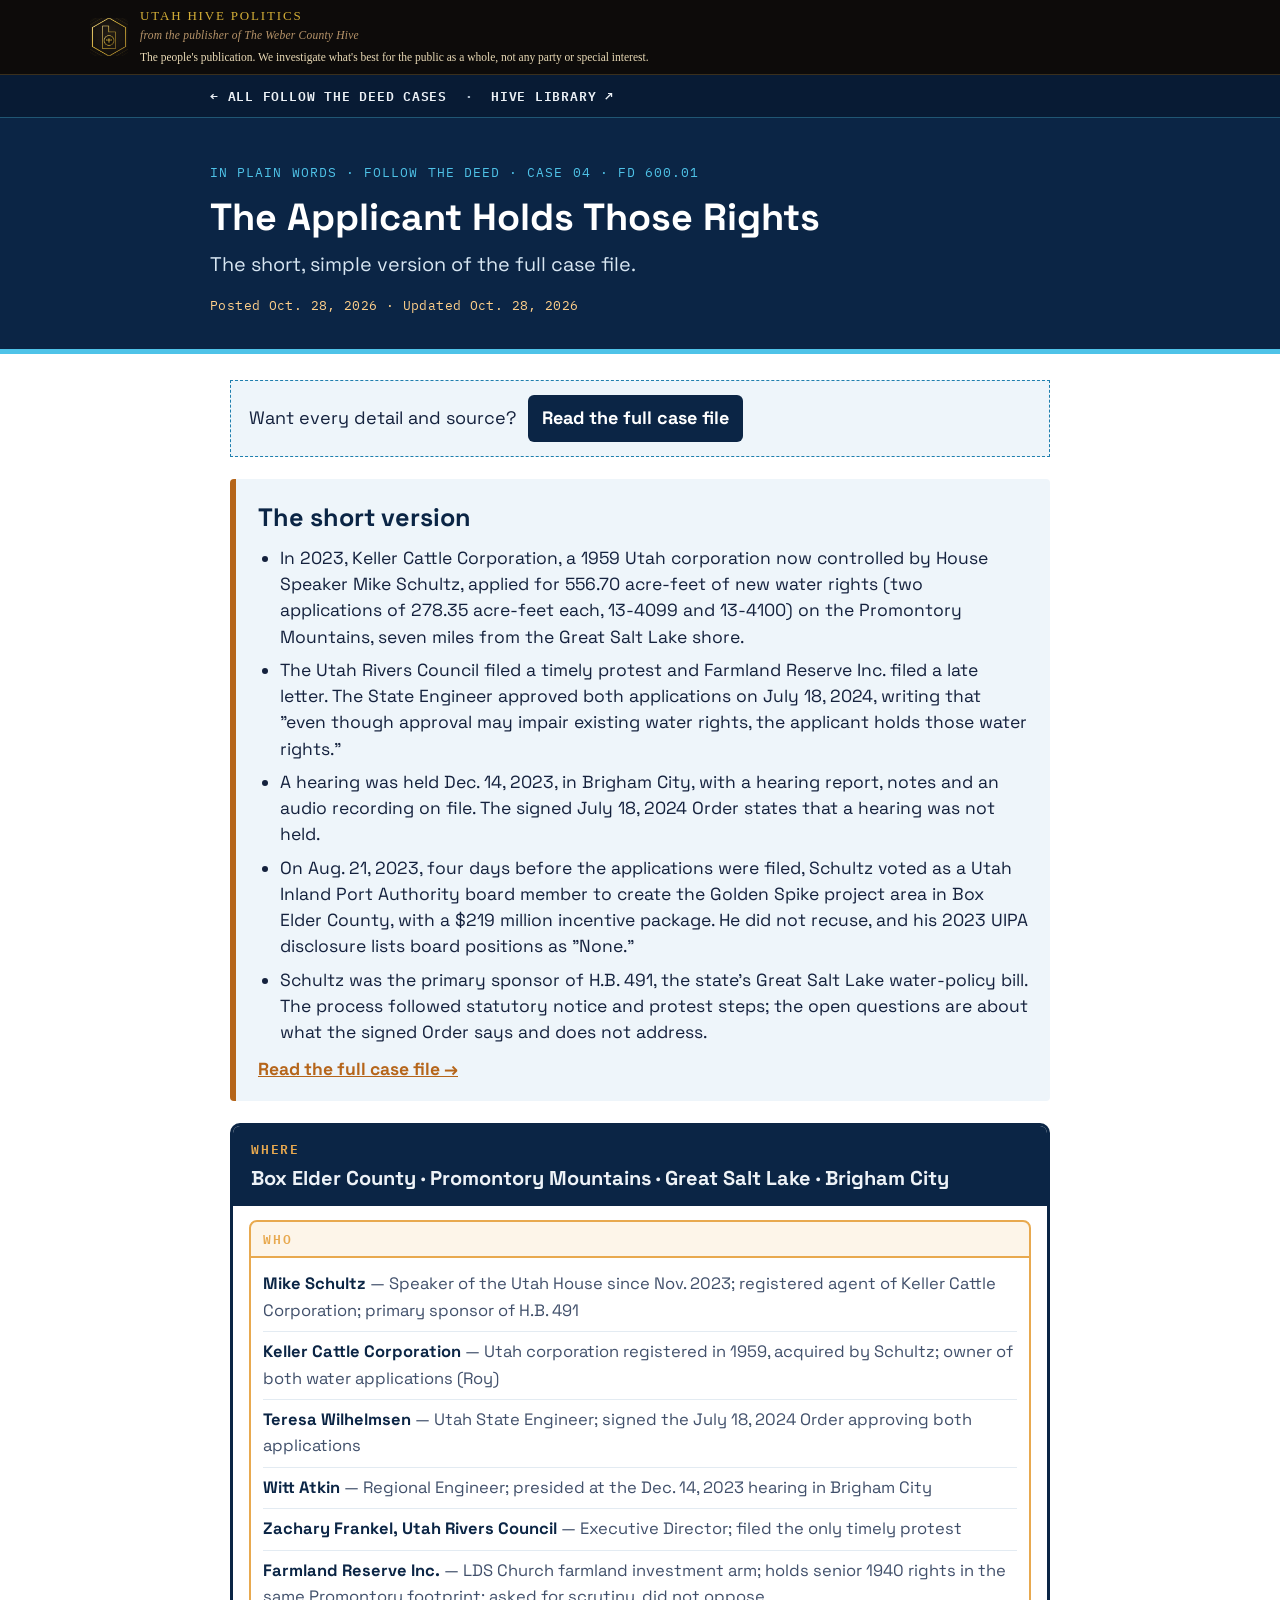
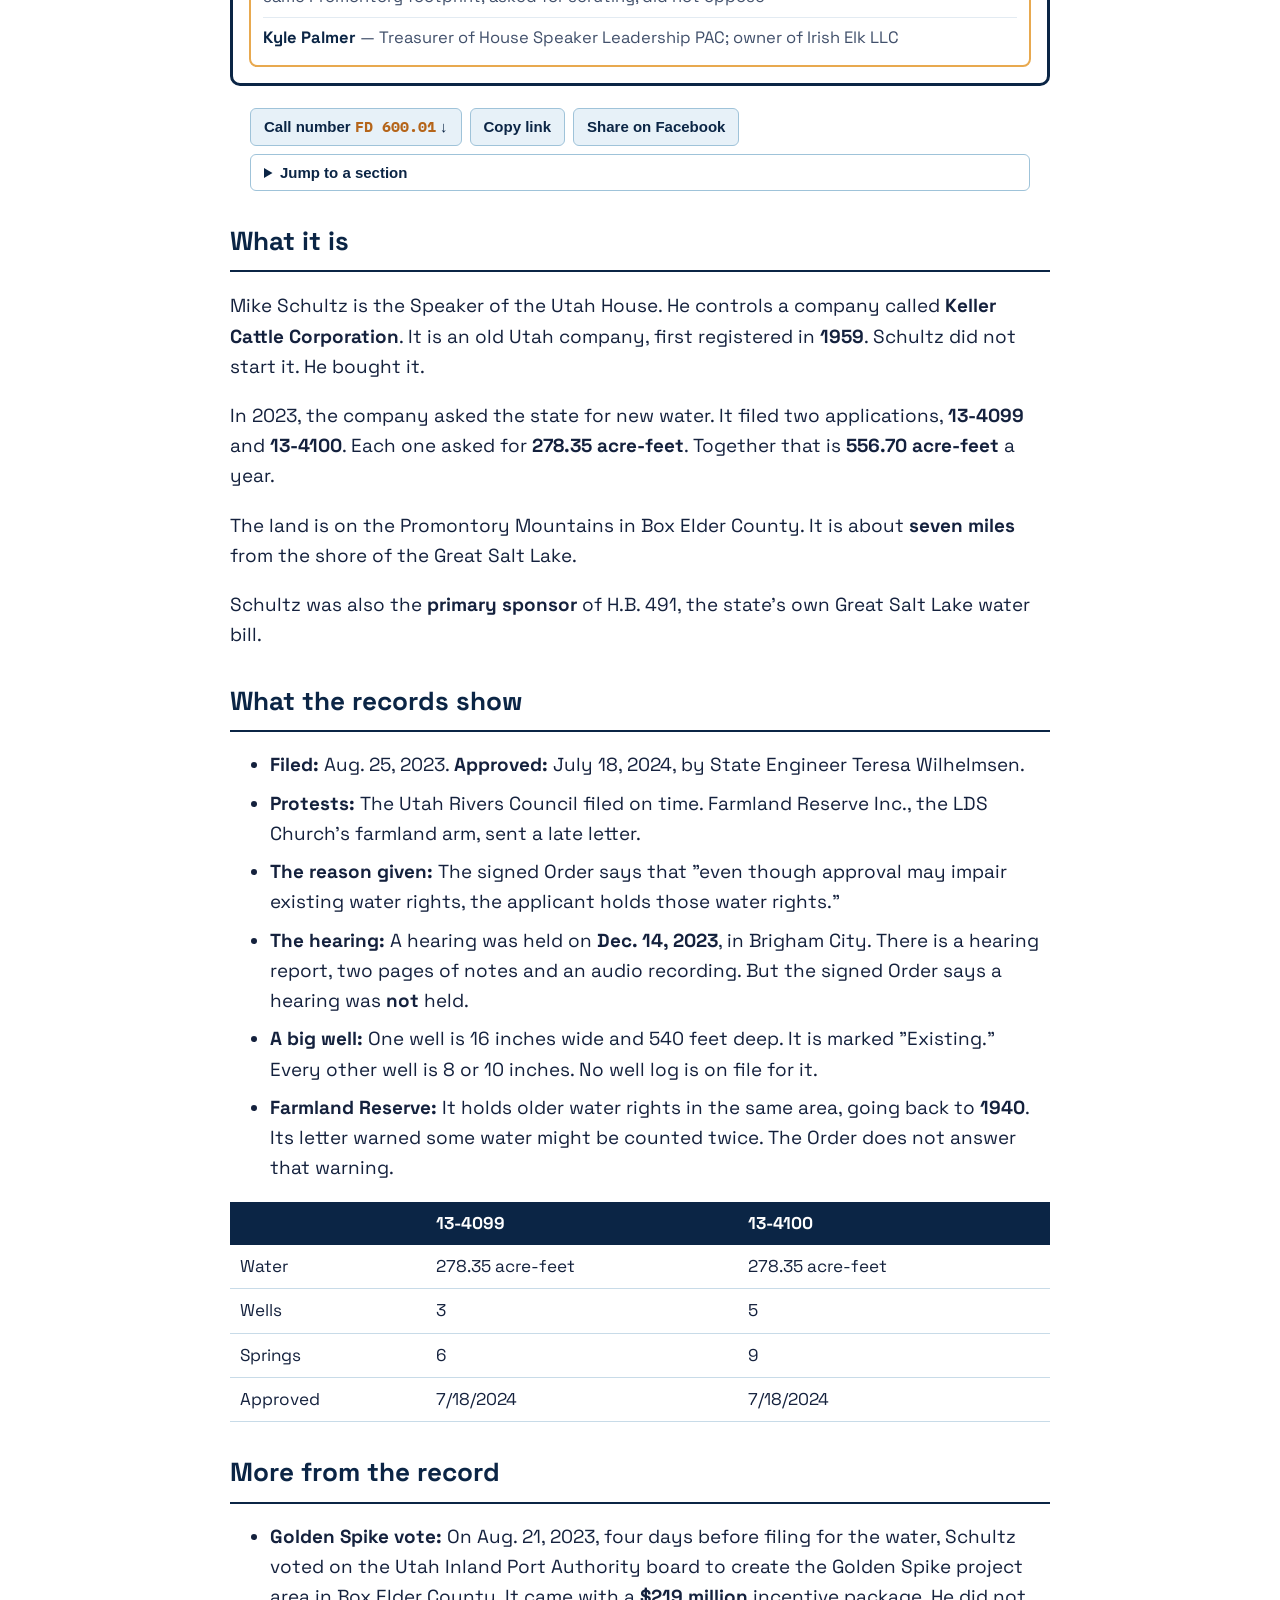
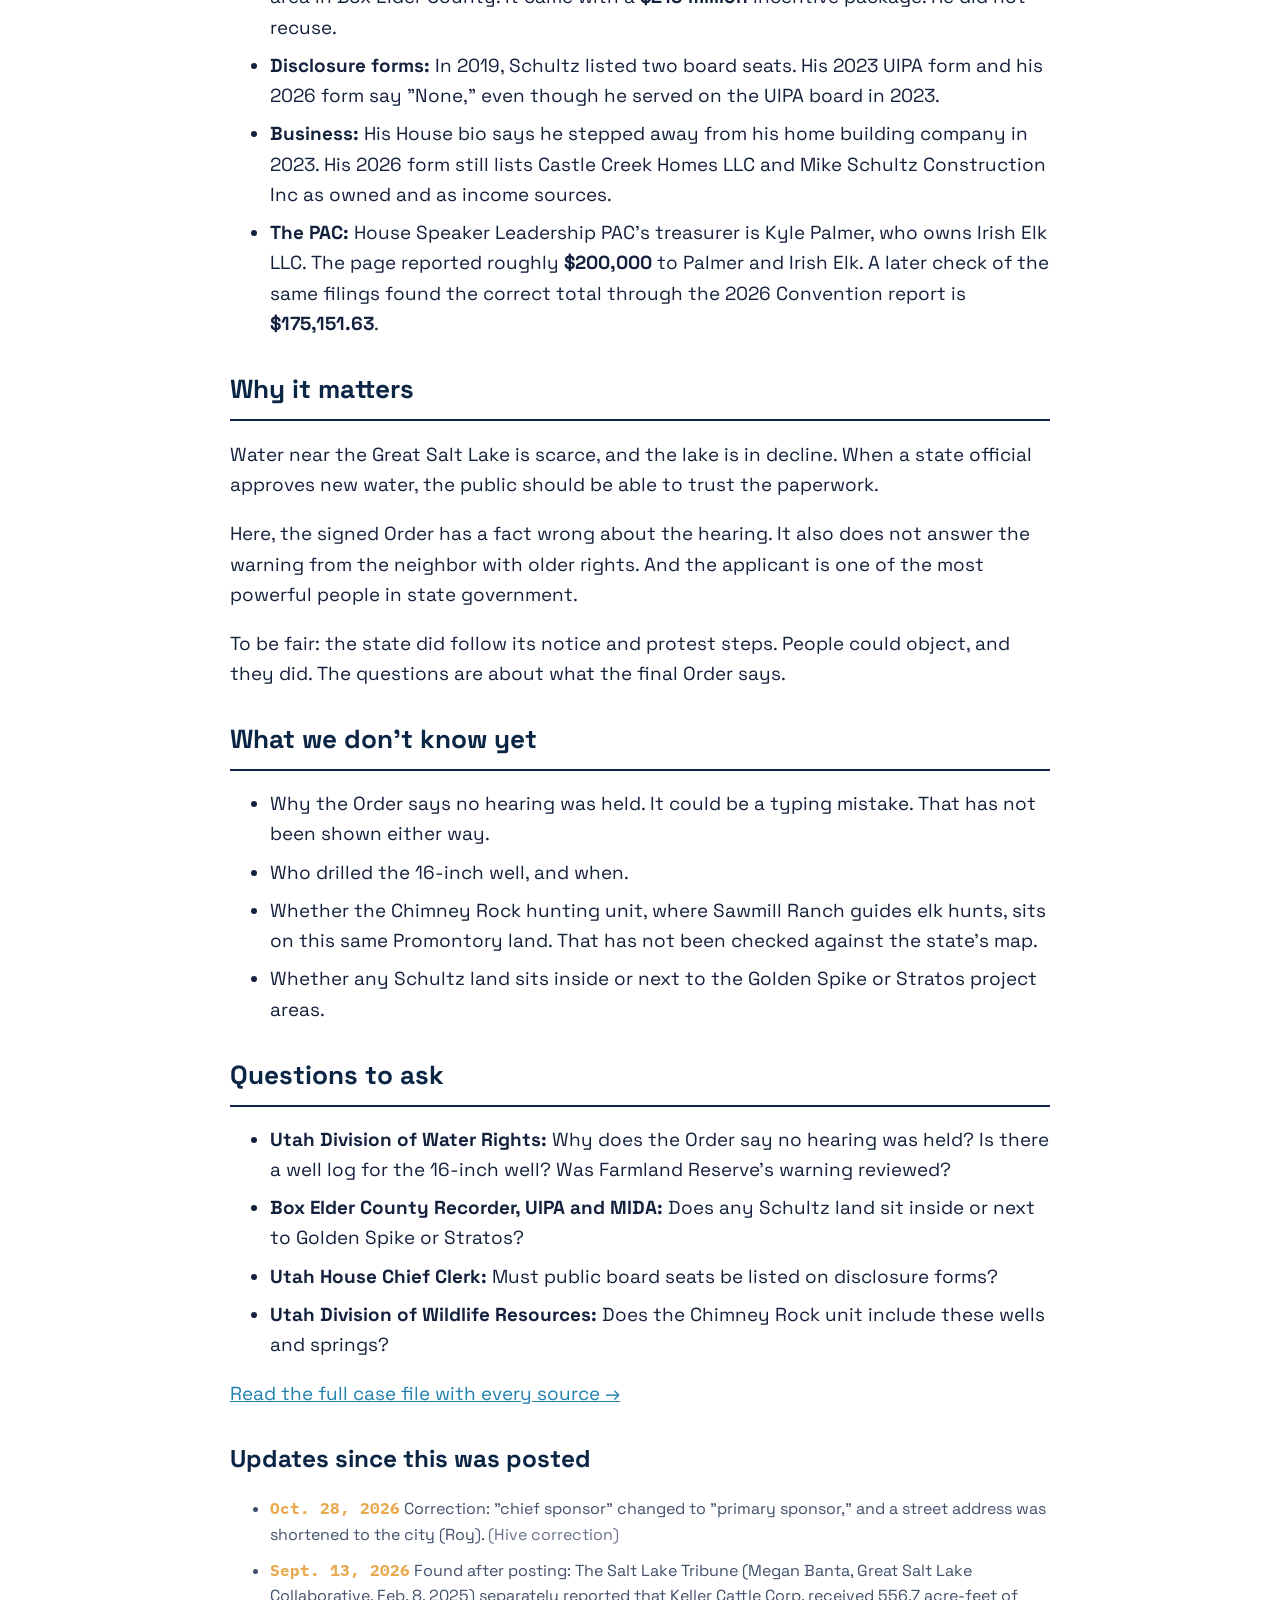
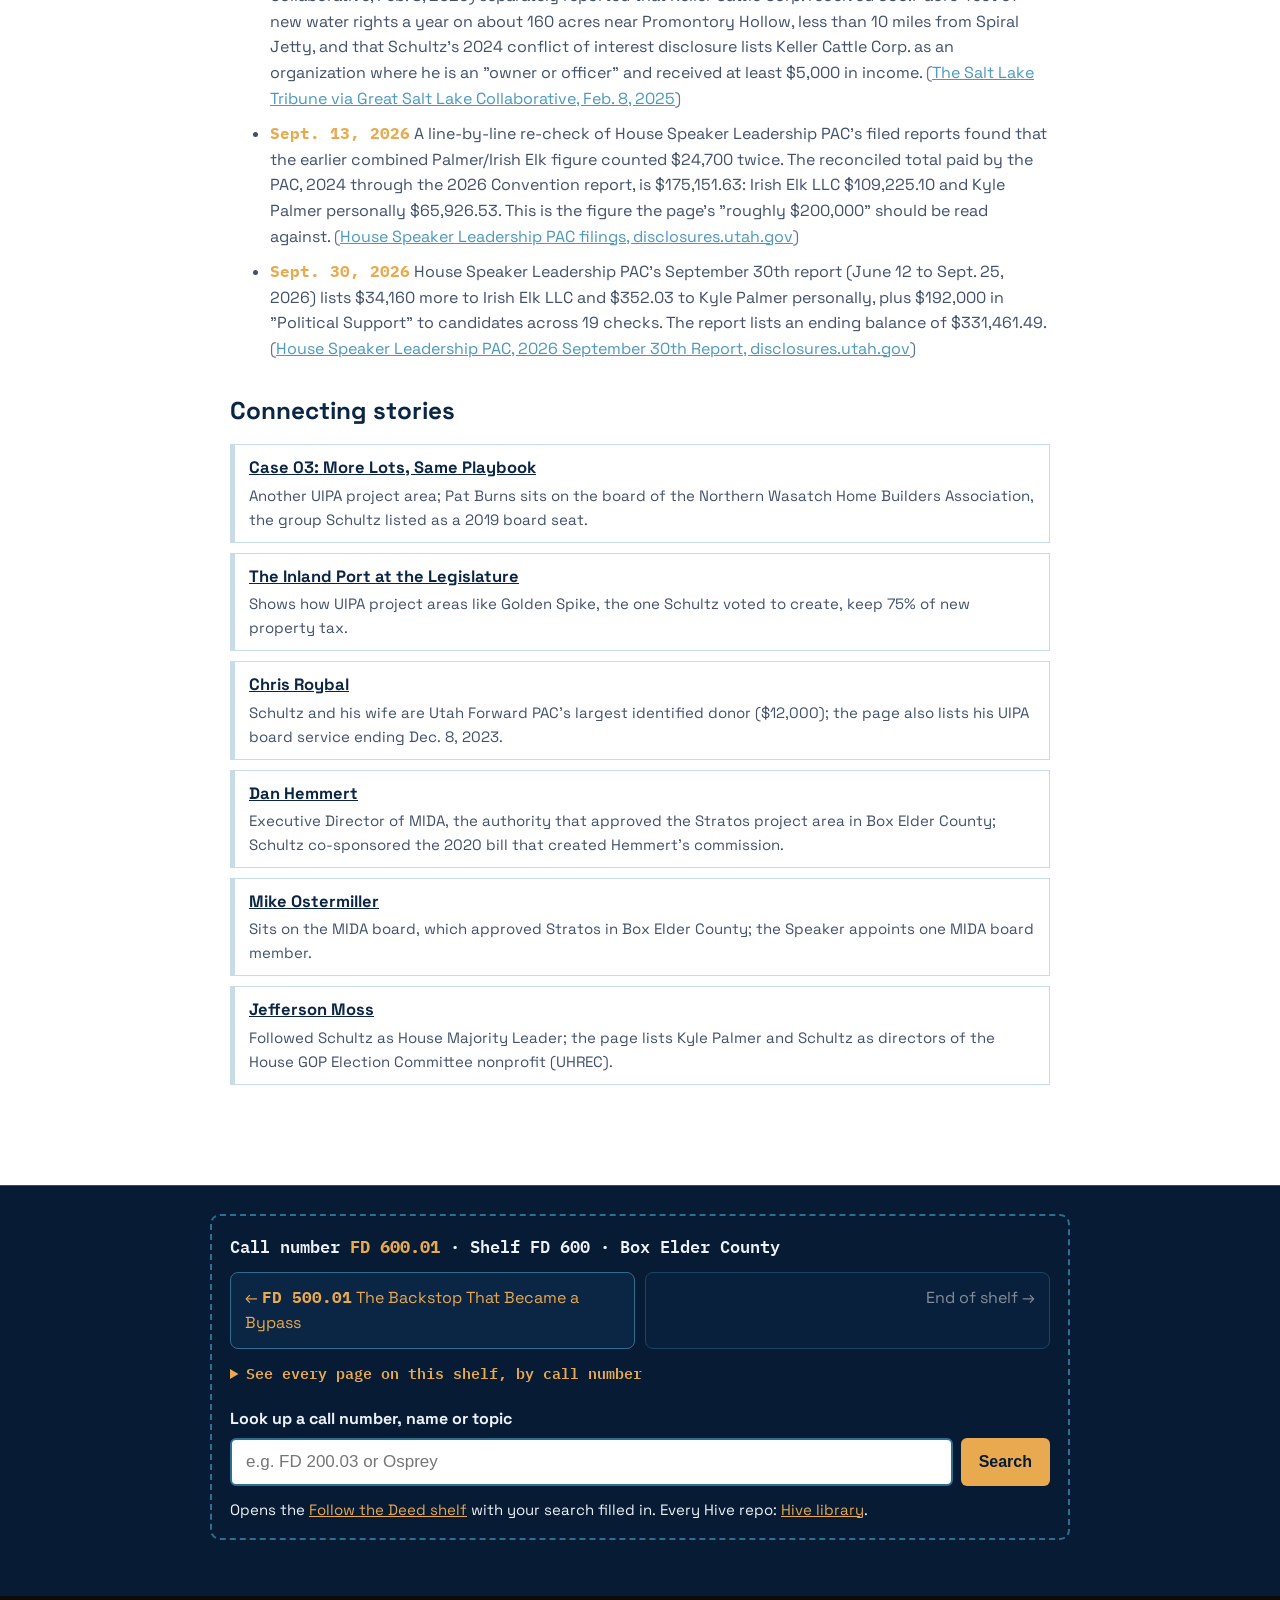
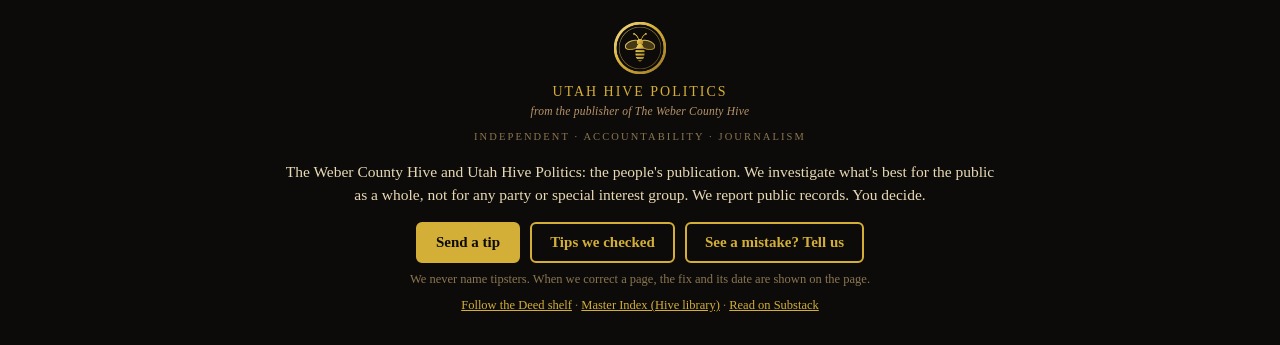
<file: weber-hive-schultz-water-rights-plain.html>
<!DOCTYPE html>
<html lang="en">
<head>
<meta charset="UTF-8">
<meta name="viewport" content="width=device-width, initial-scale=1.0">
<title>The Applicant Holds Those Rights, in plain words | Follow the Deed | Utah Hive Politics</title>
<meta name="description" content="In 2023, Keller Cattle Corporation, a 1959 Utah corporation now controlled by House Speaker Mike Schultz, applied for 556.70 acre-feet of new water rights (two applications of 278.35 acre-feet each, 13-4099 and 13-4100) on the Promontory Mountains, seven miles from the Great Salt Lake shore.">
<link rel="preconnect" href="https://fonts.googleapis.com">
<link rel="preconnect" href="https://fonts.gstatic.com" crossorigin>
<link href="https://fonts.googleapis.com/css2?family=IBM+Plex+Mono:wght@400;500;600&family=Space+Grotesk:wght@400;500;600;700&display=swap" rel="stylesheet">
<link rel="stylesheet" href="fd-parts.css?v=5">
<style>
  :root{--navy:#0B2545;--deep:#081b34;--cyan:#1f7fae;--cyan-bright:#4FC3E8;--amber:#b5651a;--ink:#14213d;--soft:#41506b;--box:#eef5fa;--rule:#c8dbe8;}
  *{box-sizing:border-box}
  html{font-size:112.5%}
  body{margin:0;background:#fff;color:var(--ink);font-family:'Space Grotesk',Arial,sans-serif;line-height:1.6}
  a{color:var(--cyan)}
  .pl-head{background:var(--navy);color:#fff;padding:44px 20px 34px;border-bottom:5px solid var(--cyan-bright)}
  .pl-wrap{max-width:860px;margin:0 auto;padding:0 20px}
  .pl-head .pl-wrap{padding:0}
  .pl-eyebrow{font-family:'IBM Plex Mono',monospace;font-size:.74rem;letter-spacing:.08em;color:var(--cyan-bright);margin-bottom:12px}
  .pl-head h1{font-size:2.1rem;line-height:1.15;margin:0 0 10px}
  .pl-sub{font-size:1.1rem;color:#d7e6f2;margin:0}
  main.pl-wrap{padding-top:26px;padding-bottom:40px}
  .pl-full{background:var(--box);border:1px dashed var(--cyan);padding:14px 18px;margin:0 0 6px;display:flex;flex-wrap:wrap;gap:12px;align-items:center}
  .pl-btn{display:inline-block;background:var(--navy);color:#fff;text-decoration:none;font-weight:700;padding:9px 14px;border-radius:6px}
  section{margin:30px 0}
  h2.section-head{font-size:1.45rem;color:var(--navy);border-bottom:2px solid var(--navy);padding-bottom:8px;margin:0 0 14px}
  p,li{font-size:1.05rem}
  li{margin:8px 0}
  .plain-table{border-collapse:collapse;width:100%;margin:10px 0;font-size:.95rem}
  .plain-table th{background:var(--navy);color:#fff;text-align:left;padding:8px 10px}
  .plain-table td{border-bottom:1px solid var(--rule);padding:8px 10px}
  /* parts on a white page */
  .up-short{margin:22px 0 6px;background:var(--box);border-left-color:var(--amber)}
  .up-short h2{color:var(--navy)}.up-short li{color:var(--ink)}.up-short-more a{color:var(--amber)}
  .up-ww{padding:0;margin:22px 0}
  .up-where{background:#fff;border-color:var(--navy)}.up-where-h{background:var(--navy)}
  .up-who{background:#fff}.up-who li{color:var(--soft);border-bottom-color:#e3ebf2}.up-who li b{color:var(--navy)}
  .up-connect h2,.fd-updates h2,.up-ask h2{color:var(--navy)}
  .up-connect li{background:#fff;border-color:var(--rule)}.up-connect li a{color:var(--navy)}.up-connect li span{color:var(--soft)}
  .fd-updates li{color:var(--soft)}
  .pub-date{color:#ffd08a}
</style>
</head>
<body>
<div class="hb-bar"><a href="https://webercountyhive.substack.com/" target="_blank" rel="noopener"><img src="uhp-badge.png" alt="Utah Hive Politics logo"><span><span class="hb-name">Utah Hive Politics</span><span class="hb-sub">from the publisher of The Weber County Hive</span><span class="hb-line-top">The people's publication. We investigate what's best for the public as a whole, not any party or special interest.</span></span></a></div>
<div class="up-top"><div class="in"><span><a href="index.html">← All Follow the Deed cases</a> &nbsp;·&nbsp; <a href="https://weber-county-hive.github.io/-weber-county-hive-index/">Hive library ↗</a></span></div></div>
<header class="pl-head"><div class="pl-wrap"><div class="pl-eyebrow">IN PLAIN WORDS · FOLLOW THE DEED · CASE 04 · FD 600.01</div><h1>The Applicant Holds Those Rights</h1><p class="pl-sub">The short, simple version of the full case file.</p><div class="pub-date">Posted Oct. 28, 2026 · Updated Oct. 28, 2026</div></div></header>
<main class="pl-wrap"><div class="pl-full">Want every detail and source? <a class="pl-btn" href="weber-hive-schultz-water-rights.html">Read the full case file</a></div>
<section class="up-short"><h2>The short version</h2><ul><li>In 2023, Keller Cattle Corporation, a 1959 Utah corporation now controlled by House Speaker Mike Schultz, applied for 556.70 acre-feet of new water rights (two applications of 278.35 acre-feet each, 13-4099 and 13-4100) on the Promontory Mountains, seven miles from the Great Salt Lake shore.</li><li>The Utah Rivers Council filed a timely protest and Farmland Reserve Inc. filed a late letter. The State Engineer approved both applications on July 18, 2024, writing that "even though approval may impair existing water rights, the applicant holds those water rights."</li><li>A hearing was held Dec. 14, 2023, in Brigham City, with a hearing report, notes and an audio recording on file. The signed July 18, 2024 Order states that a hearing was not held.</li><li>On Aug. 21, 2023, four days before the applications were filed, Schultz voted as a Utah Inland Port Authority board member to create the Golden Spike project area in Box Elder County, with a $219 million incentive package. He did not recuse, and his 2023 UIPA disclosure lists board positions as "None."</li><li>Schultz was the primary sponsor of H.B. 491, the state's Great Salt Lake water-policy bill. The process followed statutory notice and protest steps; the open questions are about what the signed Order says and does not address.</li></ul><p class="up-short-more"><a href="weber-hive-schultz-water-rights.html">Read the full case file →</a></p></section>
<div class="up-ww"><div class="up-where"><div class="up-where-h"><div class="up-lbl">WHERE</div><div class="pl">Box Elder County · Promontory Mountains · Great Salt Lake · Brigham City</div></div><div class="up-who"><div class="up-who-h">WHO</div><ul><li><b>Mike Schultz</b> — Speaker of the Utah House since Nov. 2023; registered agent of Keller Cattle Corporation; primary sponsor of H.B. 491</li><li><b>Keller Cattle Corporation</b> — Utah corporation registered in 1959, acquired by Schultz; owner of both water applications (Roy)</li><li><b>Teresa Wilhelmsen</b> — Utah State Engineer; signed the July 18, 2024 Order approving both applications</li><li><b>Witt Atkin</b> — Regional Engineer; presided at the Dec. 14, 2023 hearing in Brigham City</li><li><b>Zachary Frankel, Utah Rivers Council</b> — Executive Director; filed the only timely protest</li><li><b>Farmland Reserve Inc.</b> — LDS Church farmland investment arm; holds senior 1940 rights in the same Promontory footprint; asked for scrutiny, did not oppose</li><li><b>Kyle Palmer</b> — Treasurer of House Speaker Leadership PAC; owner of Irish Elk LLC</li></ul></div></div></div>
<section><h2 class="section-head">What it is</h2>
<p>Mike Schultz is the Speaker of the Utah House. He controls a company called <b>Keller Cattle Corporation</b>. It is an old Utah company, first registered in <b>1959</b>. Schultz did not start it. He bought it.</p>
<p>In 2023, the company asked the state for new water. It filed two applications, <b>13-4099</b> and <b>13-4100</b>. Each one asked for <b>278.35 acre-feet</b>. Together that is <b>556.70 acre-feet</b> a year.</p>
<p>The land is on the Promontory Mountains in Box Elder County. It is about <b>seven miles</b> from the shore of the Great Salt Lake.</p>
<p>Schultz was also the <b>primary sponsor</b> of H.B. 491, the state's own Great Salt Lake water bill.</p>
</section>
<section><h2 class="section-head">What the records show</h2>
<ul>
<li><b>Filed:</b> Aug. 25, 2023. <b>Approved:</b> July 18, 2024, by State Engineer Teresa Wilhelmsen.</li>
<li><b>Protests:</b> The Utah Rivers Council filed on time. Farmland Reserve Inc., the LDS Church's farmland arm, sent a late letter.</li>
<li><b>The reason given:</b> The signed Order says that "even though approval may impair existing water rights, the applicant holds those water rights."</li>
<li><b>The hearing:</b> A hearing was held on <b>Dec. 14, 2023</b>, in Brigham City. There is a hearing report, two pages of notes and an audio recording. But the signed Order says a hearing was <b>not</b> held.</li>
<li><b>A big well:</b> One well is 16 inches wide and 540 feet deep. It is marked "Existing." Every other well is 8 or 10 inches. No well log is on file for it.</li>
<li><b>Farmland Reserve:</b> It holds older water rights in the same area, going back to <b>1940</b>. Its letter warned some water might be counted twice. The Order does not answer that warning.</li>
</ul>
<table class="plain-table"><tr><th></th><th>13-4099</th><th>13-4100</th></tr>
<tr><td>Water</td><td>278.35 acre-feet</td><td>278.35 acre-feet</td></tr>
<tr><td>Wells</td><td>3</td><td>5</td></tr>
<tr><td>Springs</td><td>6</td><td>9</td></tr>
<tr><td>Approved</td><td>7/18/2024</td><td>7/18/2024</td></tr></table>
</section>
<section><h2 class="section-head">More from the record</h2>
<ul>
<li><b>Golden Spike vote:</b> On Aug. 21, 2023, four days before filing for the water, Schultz voted on the Utah Inland Port Authority board to create the Golden Spike project area in Box Elder County. It came with a <b>$219 million</b> incentive package. He did not recuse.</li>
<li><b>Disclosure forms:</b> In 2019, Schultz listed two board seats. His 2023 UIPA form and his 2026 form say "None," even though he served on the UIPA board in 2023.</li>
<li><b>Business:</b> His House bio says he stepped away from his home building company in 2023. His 2026 form still lists Castle Creek Homes LLC and Mike Schultz Construction Inc as owned and as income sources.</li>
<li><b>The PAC:</b> House Speaker Leadership PAC's treasurer is Kyle Palmer, who owns Irish Elk LLC. The page reported roughly <b>$200,000</b> to Palmer and Irish Elk. A later check of the same filings found the correct total through the 2026 Convention report is <b>$175,151.63</b>.</li>
</ul>
</section>
<section><h2 class="section-head">Why it matters</h2>
<p>Water near the Great Salt Lake is scarce, and the lake is in decline. When a state official approves new water, the public should be able to trust the paperwork.</p>
<p>Here, the signed Order has a fact wrong about the hearing. It also does not answer the warning from the neighbor with older rights. And the applicant is one of the most powerful people in state government.</p>
<p>To be fair: the state did follow its notice and protest steps. People could object, and they did. The questions are about what the final Order says.</p>
</section>
<section><h2 class="section-head">What we don't know yet</h2>
<ul>
<li>Why the Order says no hearing was held. It could be a typing mistake. That has not been shown either way.</li>
<li>Who drilled the 16-inch well, and when.</li>
<li>Whether the Chimney Rock hunting unit, where Sawmill Ranch guides elk hunts, sits on this same Promontory land. That has not been checked against the state's map.</li>
<li>Whether any Schultz land sits inside or next to the Golden Spike or Stratos project areas.</li>
</ul>
</section>
<section><h2 class="section-head">Questions to ask</h2>
<ul>
<li><b>Utah Division of Water Rights:</b> Why does the Order say no hearing was held? Is there a well log for the 16-inch well? Was Farmland Reserve's warning reviewed?</li>
<li><b>Box Elder County Recorder, UIPA and MIDA:</b> Does any Schultz land sit inside or next to Golden Spike or Stratos?</li>
<li><b>Utah House Chief Clerk:</b> Must public board seats be listed on disclosure forms?</li>
<li><b>Utah Division of Wildlife Resources:</b> Does the Chimney Rock unit include these wells and springs?</li>
</ul>
<p><a href="weber-hive-schultz-water-rights.html">Read the full case file with every source →</a></p>
</section><section class="fd-updates"><h2>Updates since this was posted</h2><ul><li><b>Oct. 28, 2026</b> Correction: "chief sponsor" changed to "primary sponsor," and a street address was shortened to the city (Roy). <span style="opacity:.8">(Hive correction)</span></li><li><b>Sept. 13, 2026</b> Found after posting: The Salt Lake Tribune (Megan Banta, Great Salt Lake Collaborative, Feb. 8, 2025) separately reported that Keller Cattle Corp. received 556.7 acre-feet of new water rights a year on about 160 acres near Promontory Hollow, less than 10 miles from Spiral Jetty, and that Schultz's 2024 conflict of interest disclosure lists Keller Cattle Corp. as an organization where he is an "owner or officer" and received at least $5,000 in income. <span style="opacity:.8">(<a href="https://greatsaltlakenews.org/latest-news/salt-lake-tribune/amid-a-freeze-utah-granted-millions-of-gallons-of-new-water-rights-in-the-great-salt-lake-basin-heres-where-the-water-will-go" target="_blank" rel="noopener">The Salt Lake Tribune via Great Salt Lake Collaborative, Feb. 8, 2025</a>)</span></li><li><b>Sept. 13, 2026</b> A line-by-line re-check of House Speaker Leadership PAC's filed reports found that the earlier combined Palmer/Irish Elk figure counted $24,700 twice. The reconciled total paid by the PAC, 2024 through the 2026 Convention report, is $175,151.63: Irish Elk LLC $109,225.10 and Kyle Palmer personally $65,926.53. This is the figure the page's "roughly $200,000" should be read against. <span style="opacity:.8">(<a href="https://disclosures.utah.gov/" target="_blank" rel="noopener">House Speaker Leadership PAC filings, disclosures.utah.gov</a>)</span></li><li><b>Sept. 30, 2026</b> House Speaker Leadership PAC's September 30th report (June 12 to Sept. 25, 2026) lists $34,160 more to Irish Elk LLC and $352.03 to Kyle Palmer personally, plus $192,000 in "Political Support" to candidates across 19 checks. The report lists an ending balance of $331,461.49. <span style="opacity:.8">(<a href="https://disclosures.utah.gov/" target="_blank" rel="noopener">House Speaker Leadership PAC, 2026 September 30th Report, disclosures.utah.gov</a>)</span></li></ul></section>
<section class="up-connect"><h2>Connecting stories</h2><ul><li><a href="weber-hive-west-weber-network.html">Case 03: More Lots, Same Playbook</a><span>Another UIPA project area; Pat Burns sits on the board of the Northern Wasatch Home Builders Association, the group Schultz listed as a 2019 board seat.</span></li><li><a href="https://weber-county-hive.github.io/Unelected-Power/uipa-hearing-fact-check.html">The Inland Port at the Legislature</a><span>Shows how UIPA project areas like Golden Spike, the one Schultz voted to create, keep 75% of new property tax.</span></li><li><a href="https://weber-county-hive.github.io/Unelected-Power/chris-roybal.html">Chris Roybal</a><span>Schultz and his wife are Utah Forward PAC's largest identified donor ($12,000); the page also lists his UIPA board service ending Dec. 8, 2023.</span></li><li><a href="https://weber-county-hive.github.io/Unelected-Power/dan-hemmert.html">Dan Hemmert</a><span>Executive Director of MIDA, the authority that approved the Stratos project area in Box Elder County; Schultz co-sponsored the 2020 bill that created Hemmert's commission.</span></li><li><a href="https://weber-county-hive.github.io/Unelected-Power/mike-ostermiller.html">Mike Ostermiller</a><span>Sits on the MIDA board, which approved Stratos in Box Elder County; the Speaker appoints one MIDA board member.</span></li><li><a href="https://weber-county-hive.github.io/Unelected-Power/jefferson-moss.html">Jefferson Moss</a><span>Followed Schultz as House Majority Leader; the page lists Kyle Palmer and Schultz as directors of the House GOP Election Committee nonprofit (UHREC).</span></li></ul></section>
</main>
<footer class="up-foot"><div class="in"><div id="up-shelf"></div></div></footer><script src="followthedeed-data.js?v=5"></script><script src="fd-shelf.js?v=5"></script>
<div class="hb-foot"><img src="hive-bee.png" alt=""><span class="hb-name">Utah Hive Politics</span><span class="hb-sub">from the publisher of The Weber County Hive</span><span class="hb-tag">Independent · Accountability · Journalism</span><p class="hb-line">The Weber County Hive and Utah Hive Politics: the people's publication. We investigate what's best for the public as a whole, not for any party or special interest group. We report public records. You decide.</p><p class="hb-tips"><a class="hb-btn" href="https://weber-county-hive.github.io/-weber-county-hive-index/tips.html#send">Send a tip</a><a class="hb-btn hb-btn2" href="https://weber-county-hive.github.io/-weber-county-hive-index/tips.html">Tips we checked</a><a class="hb-btn hb-btn2" href="https://weber-county-hive.github.io/-weber-county-hive-index/tips.html#send">See a mistake? Tell us</a></p><p class="hb-small">We never name tipsters. When we correct a page, the fix and its date are shown on the page.</p><p class="hb-small"><a href="index.html" style="color:#d4af37">Follow the Deed shelf</a> · <a href="https://weber-county-hive.github.io/-weber-county-hive-index/" style="color:#d4af37">Master Index (Hive library)</a> · <a href="https://webercountyhive.substack.com/" style="color:#d4af37">Read on Substack</a></p></div>
<script data-goatcounter="https://weberhive.goatcounter.com/count" async src="//gc.zgo.at/count.js"></script>
</body>
</html>
</file>
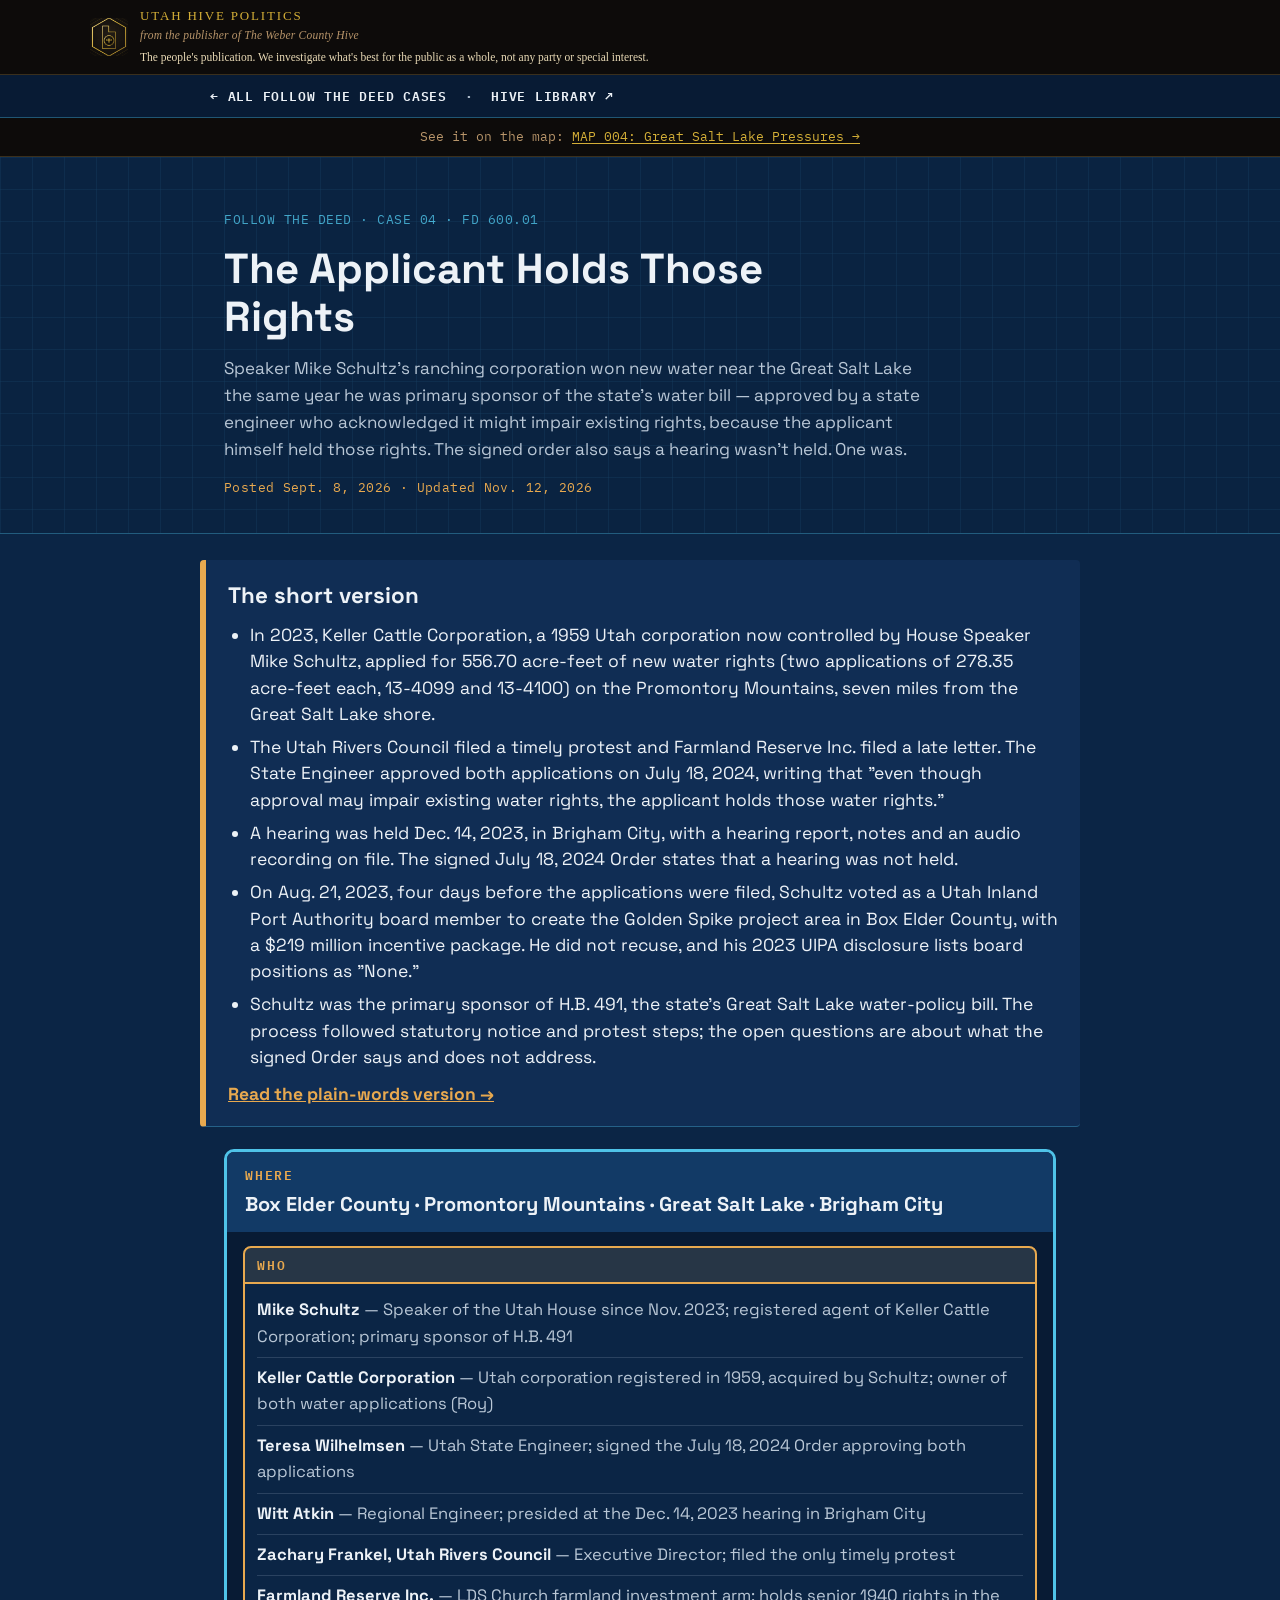
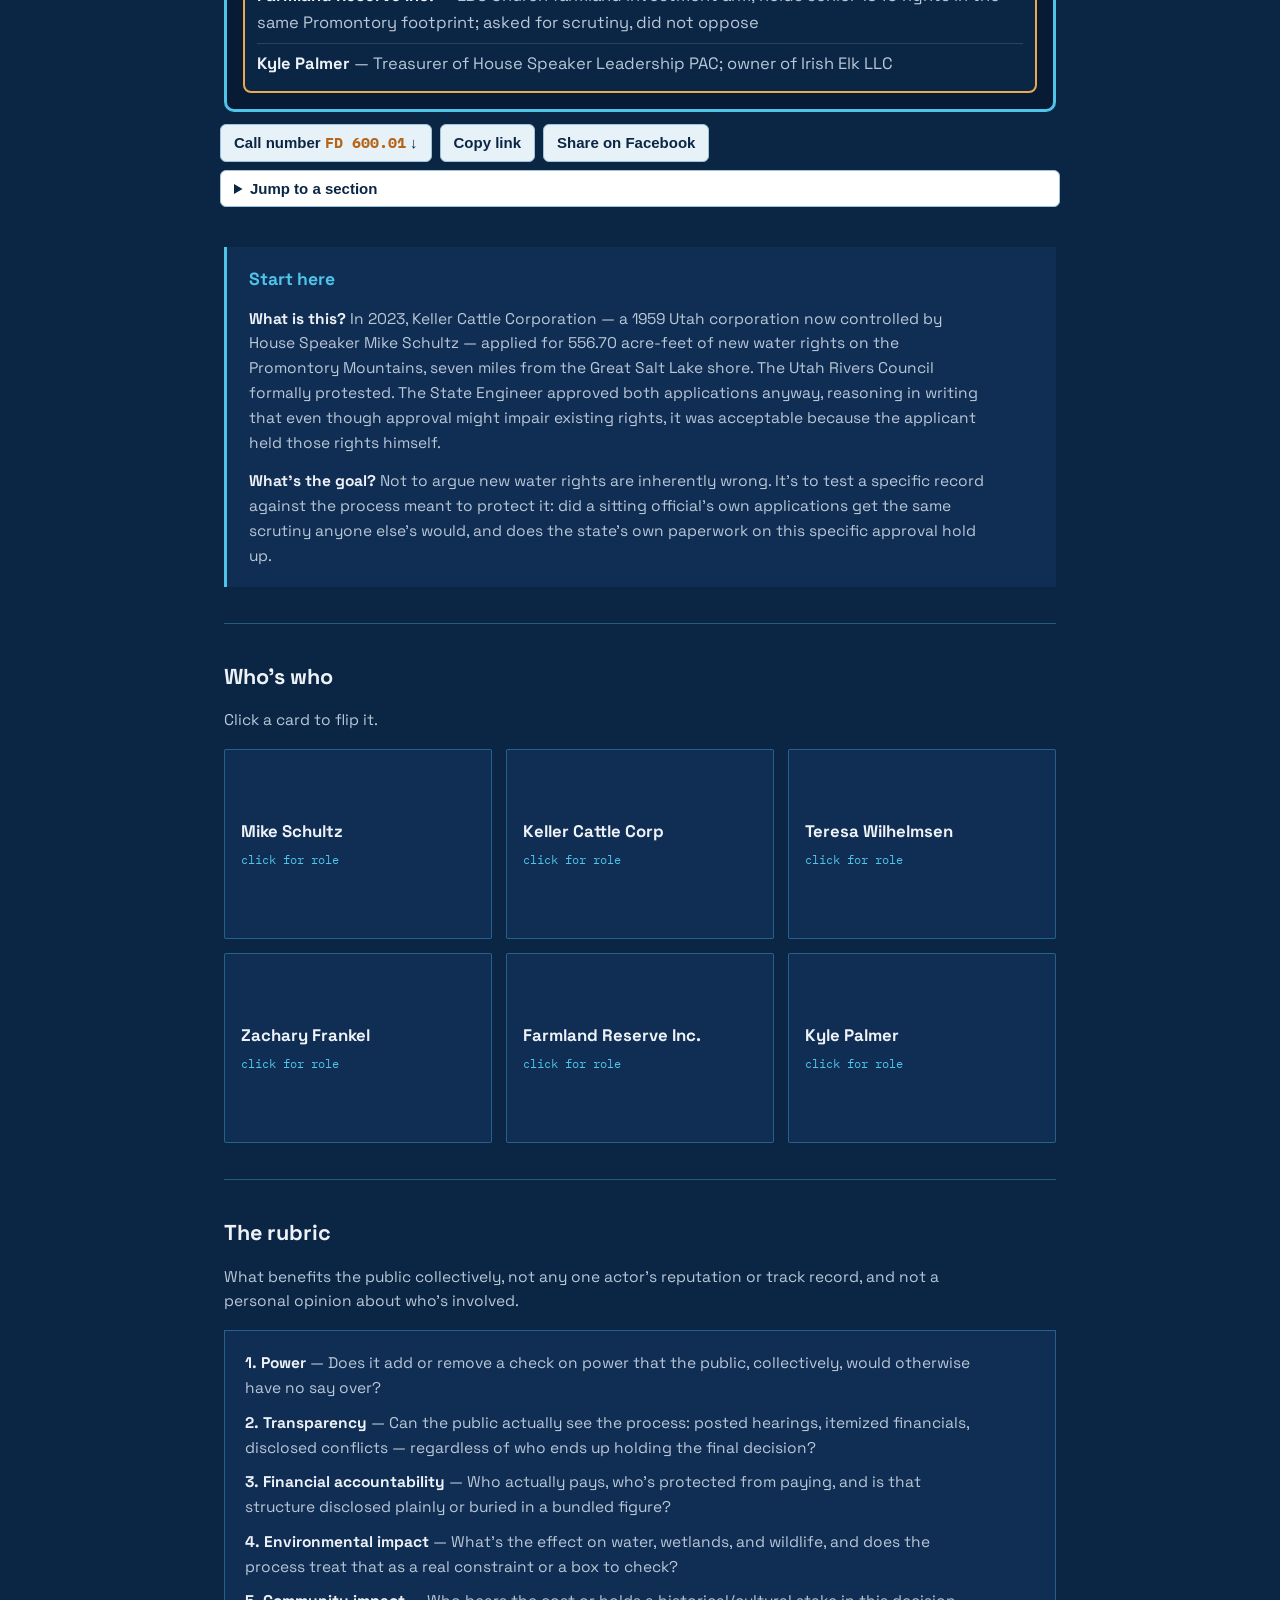
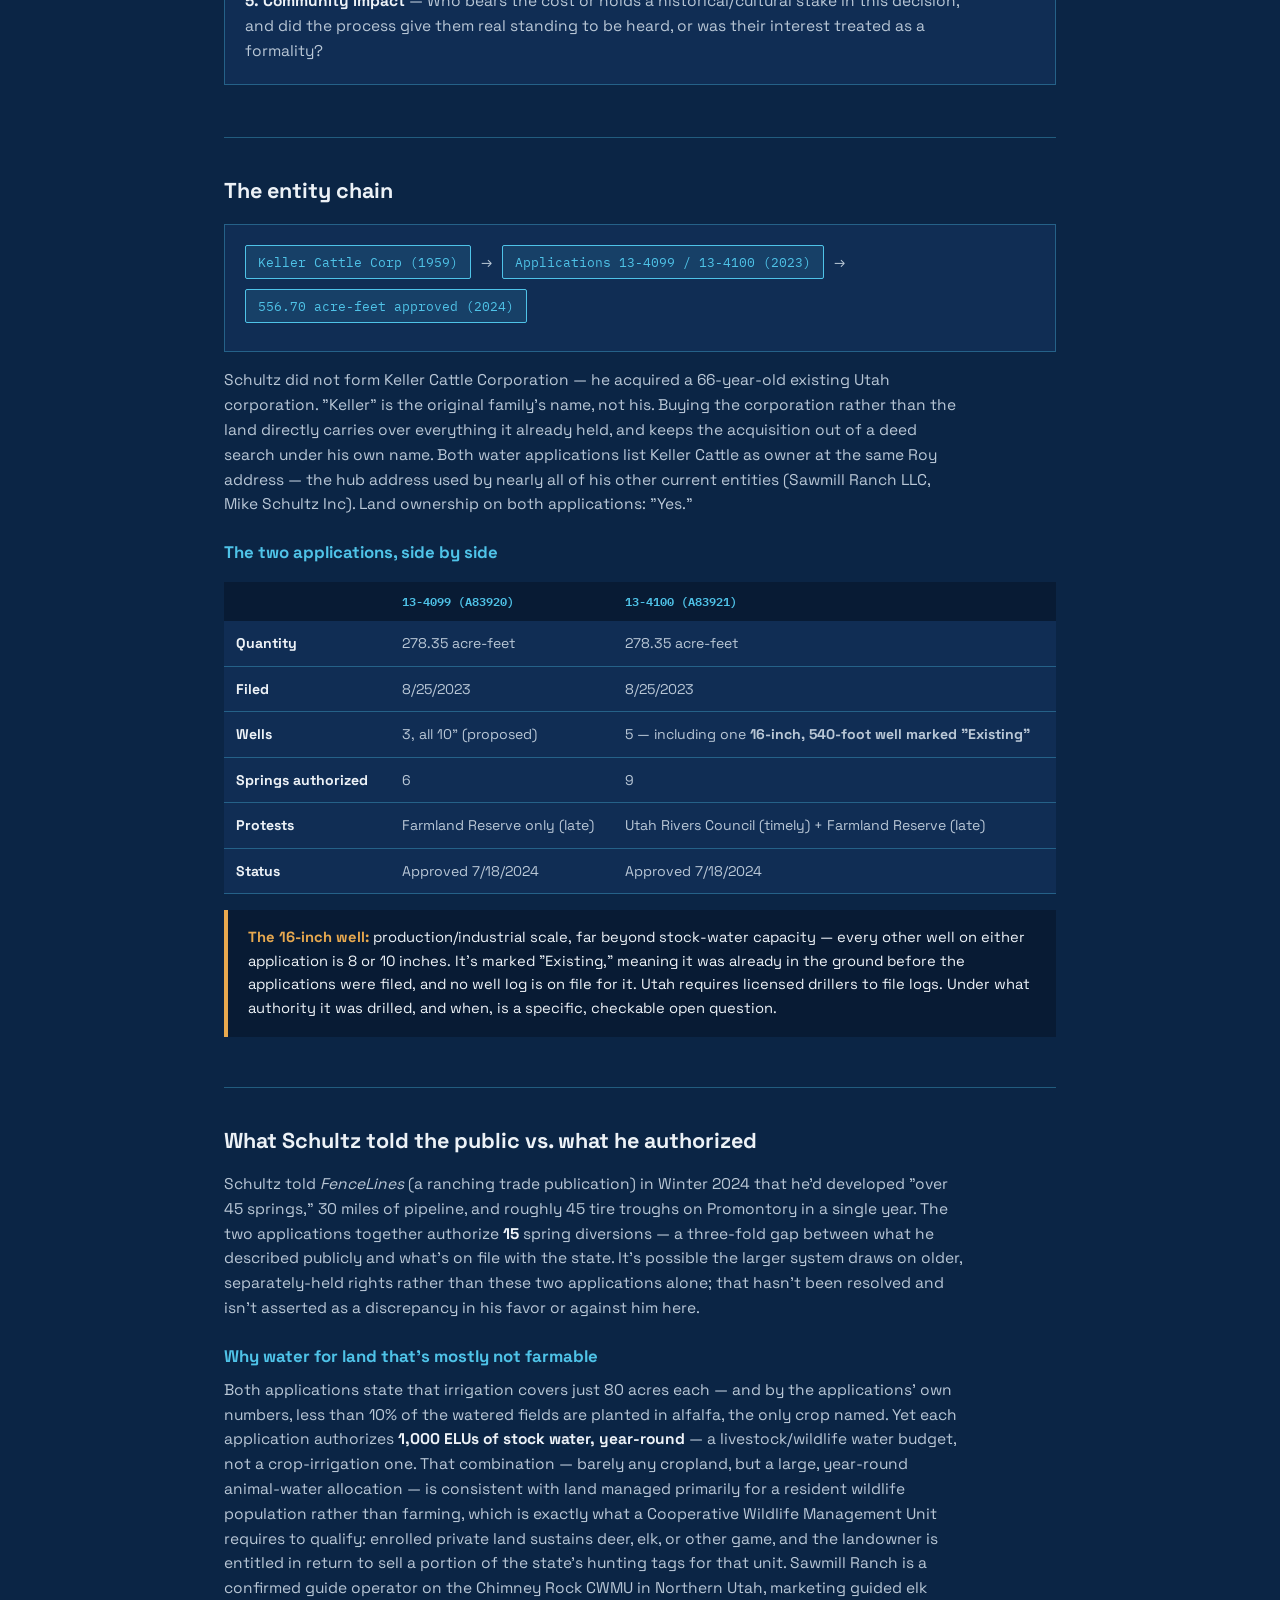
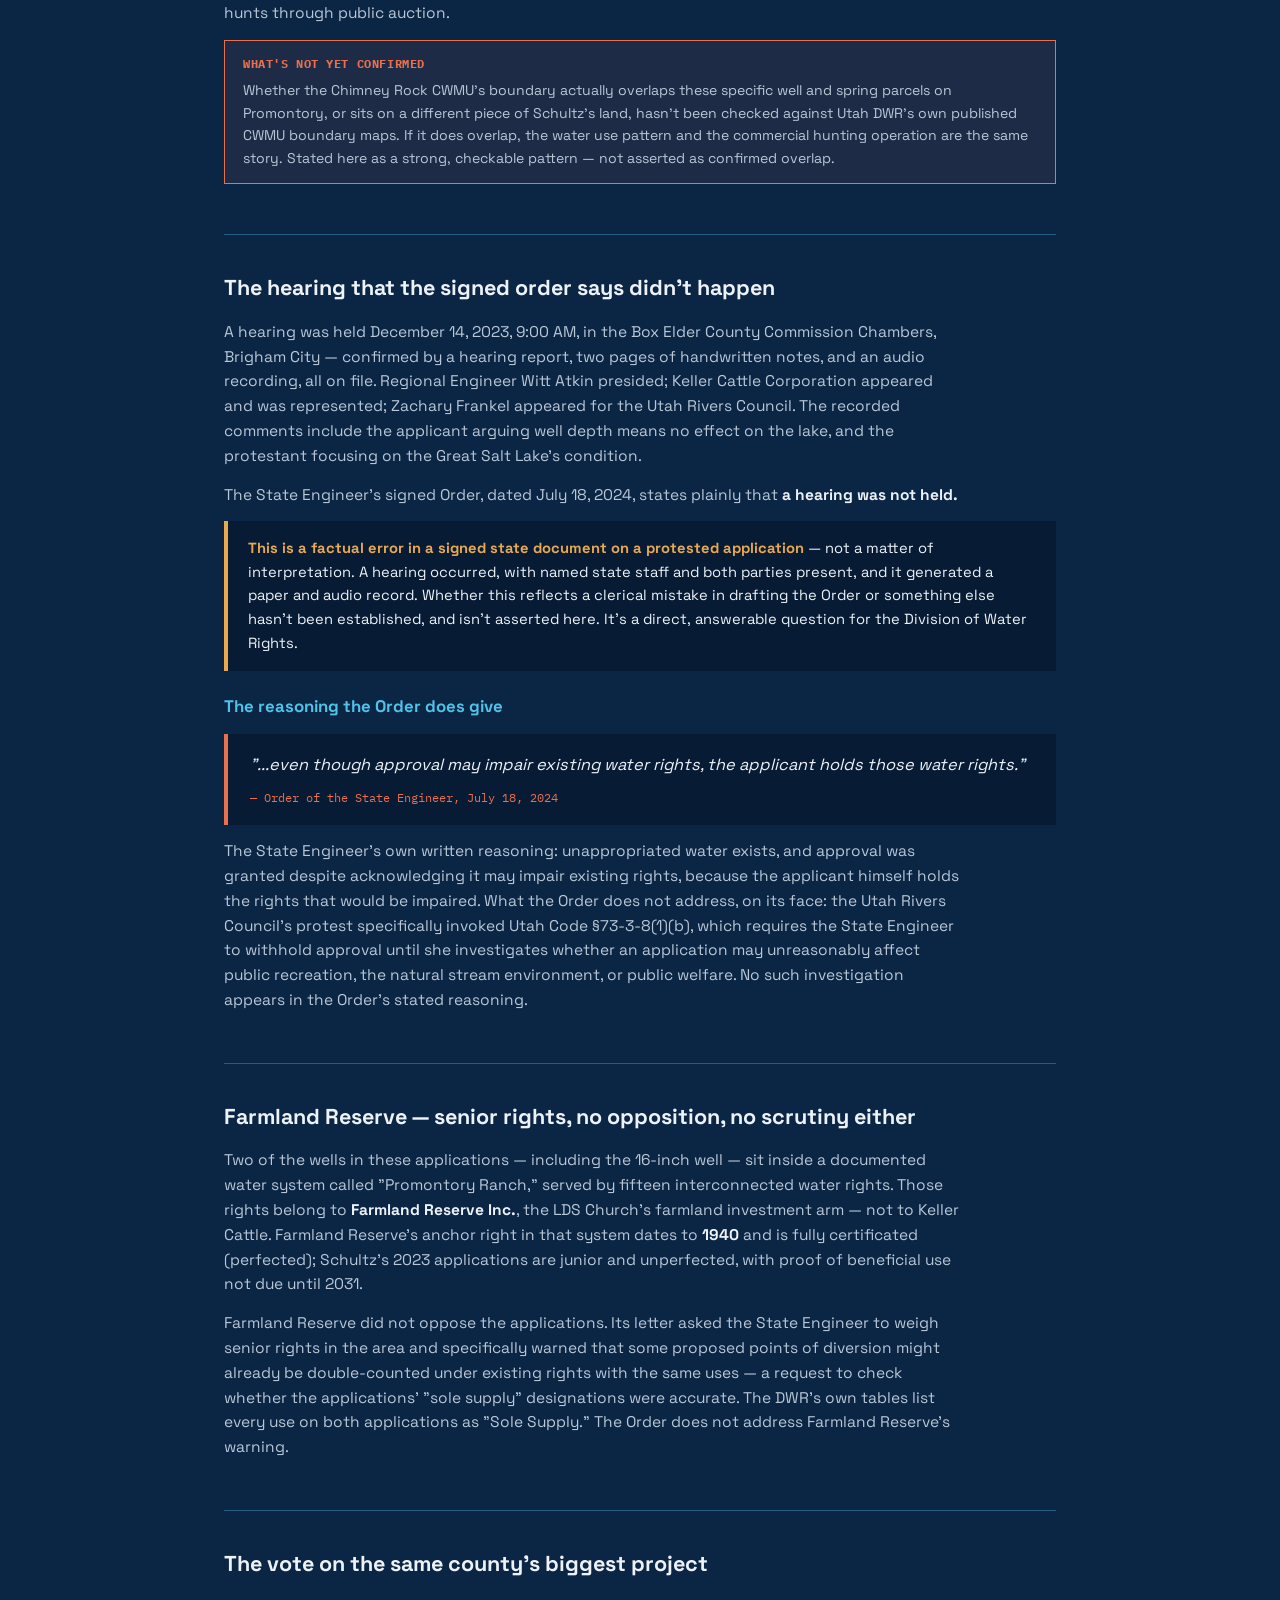
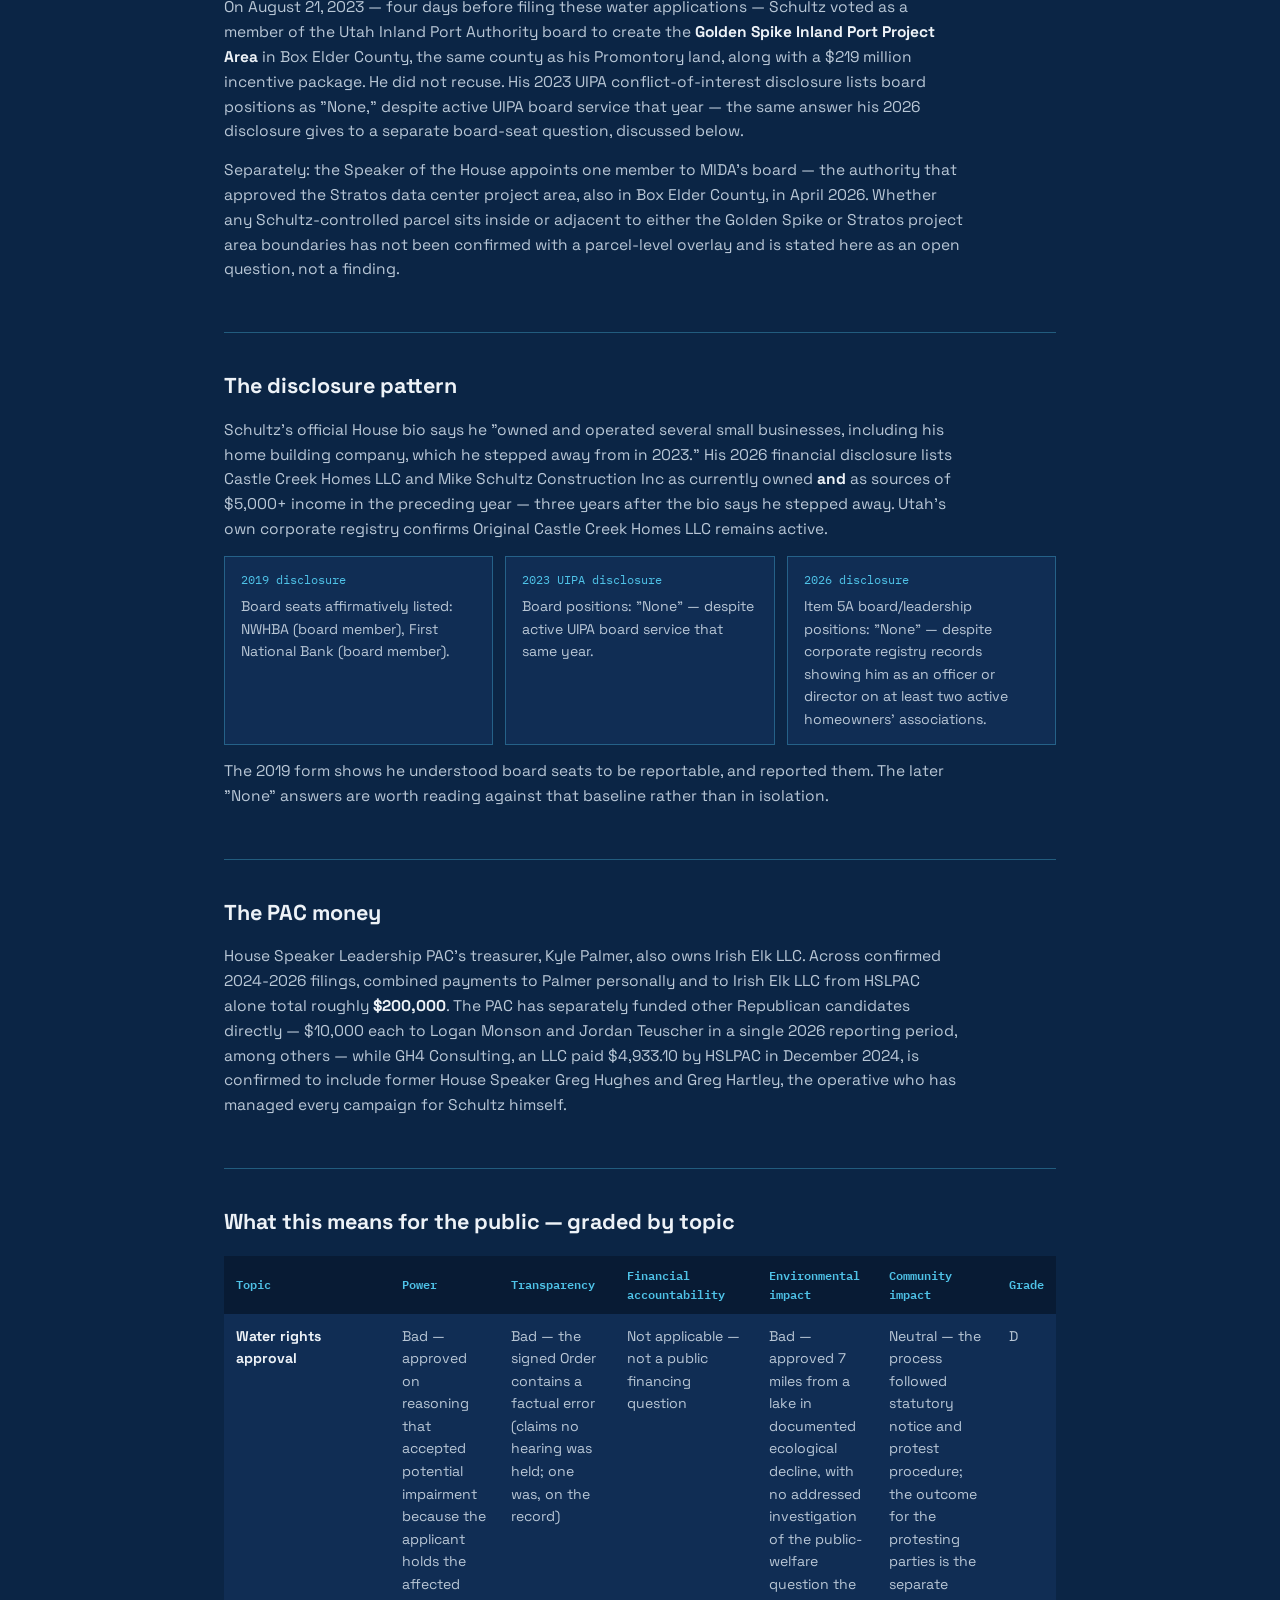
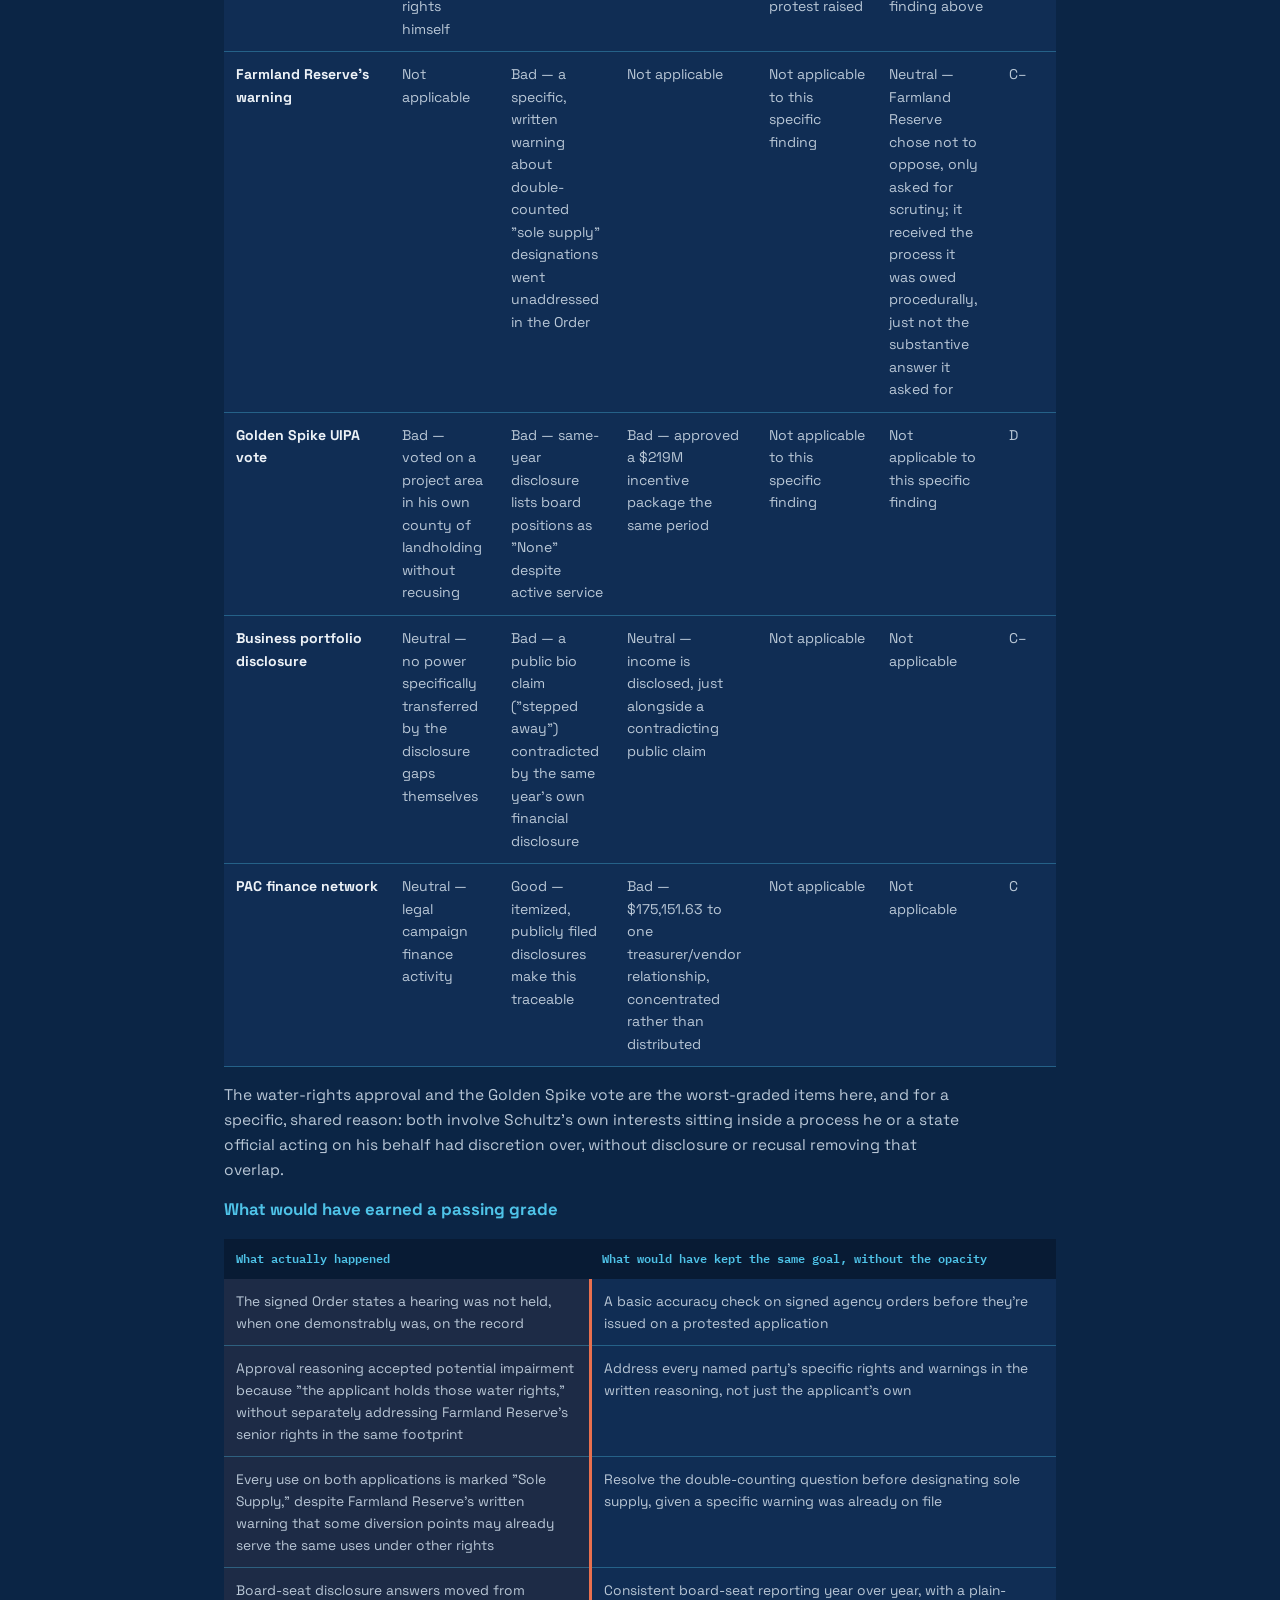
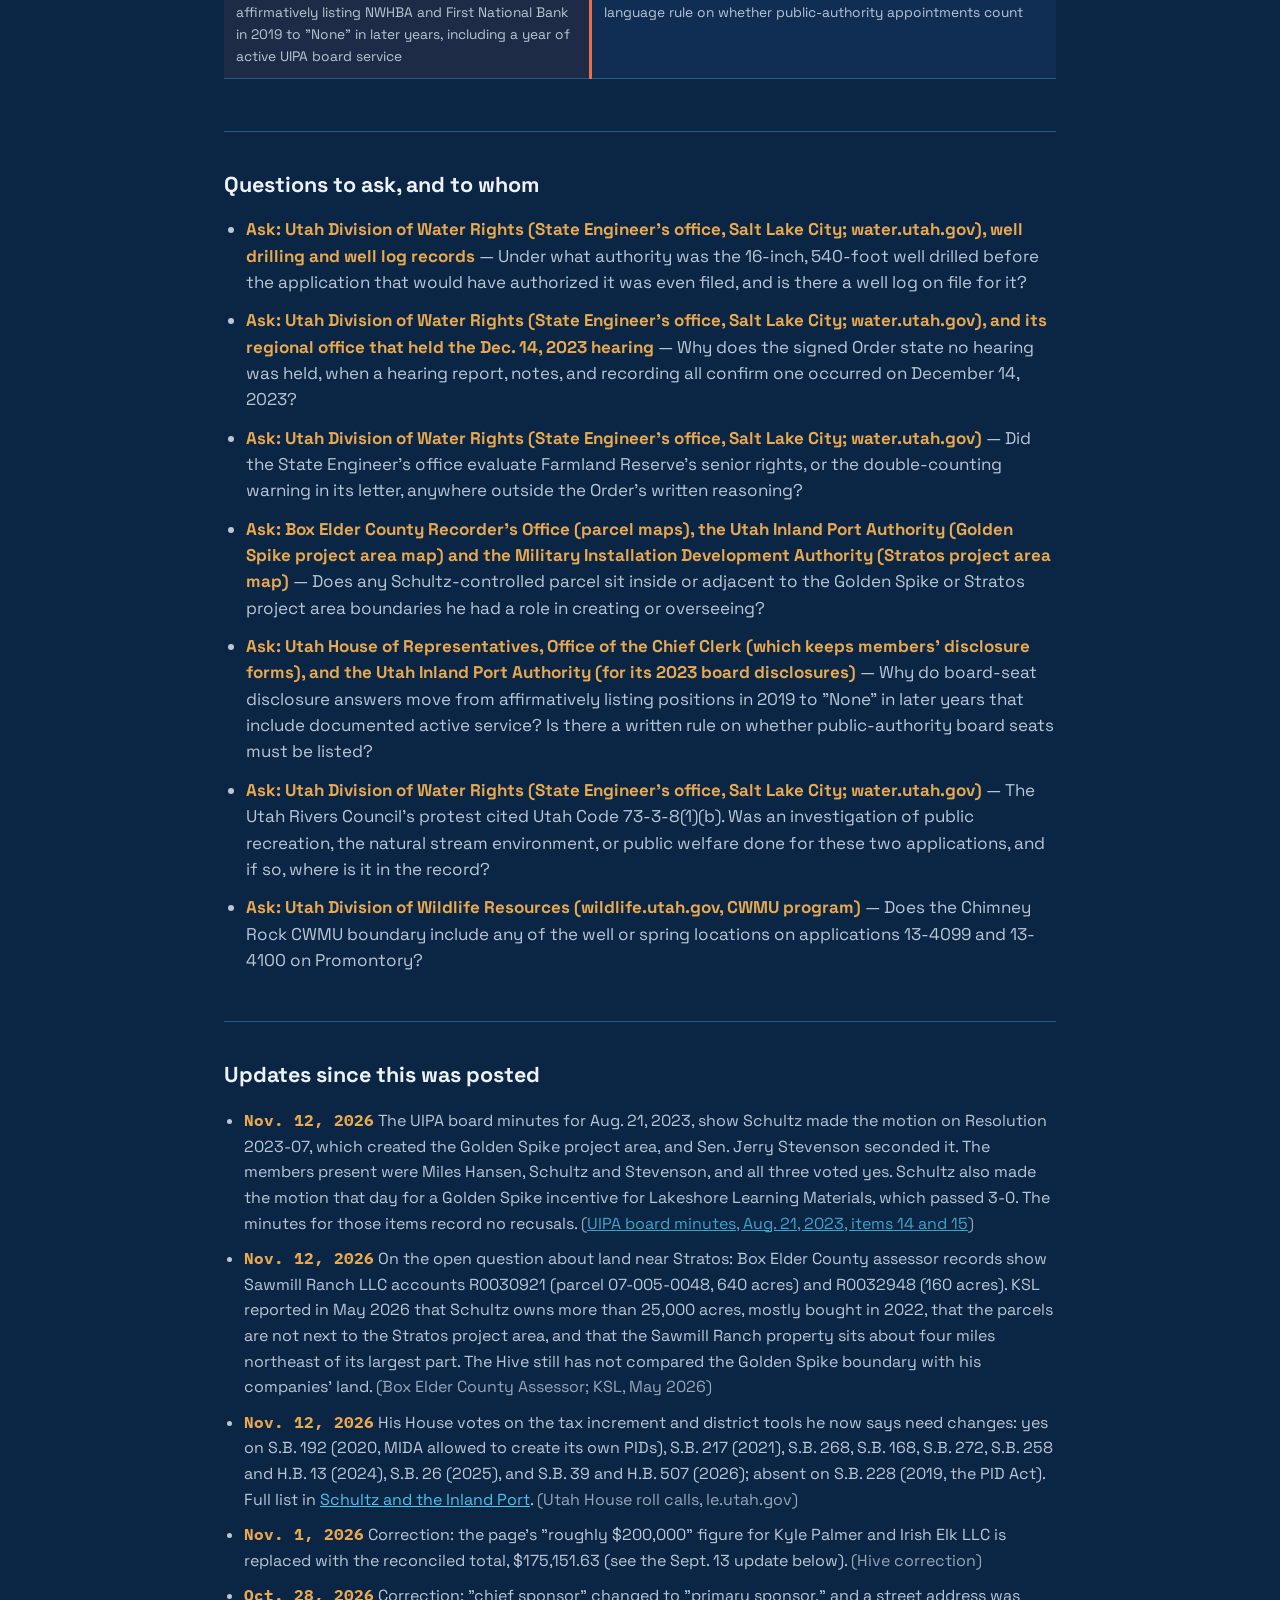
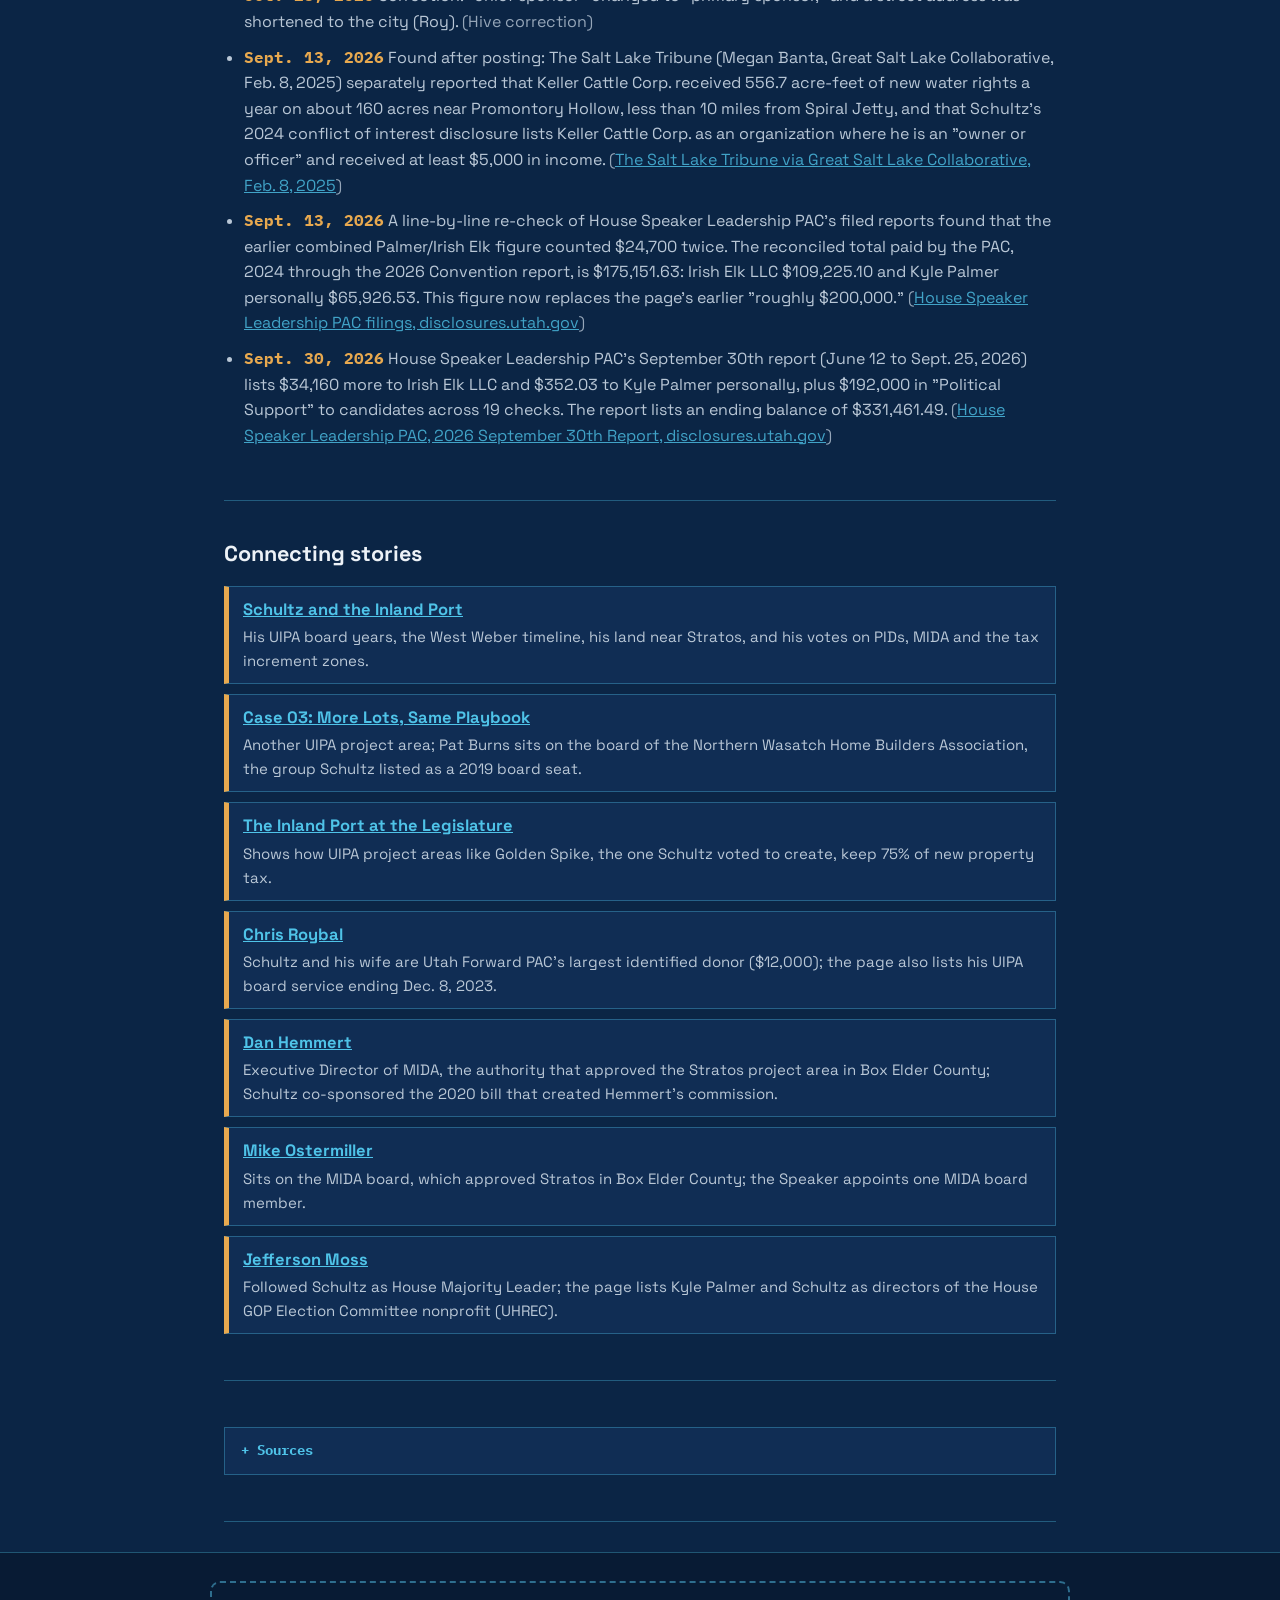
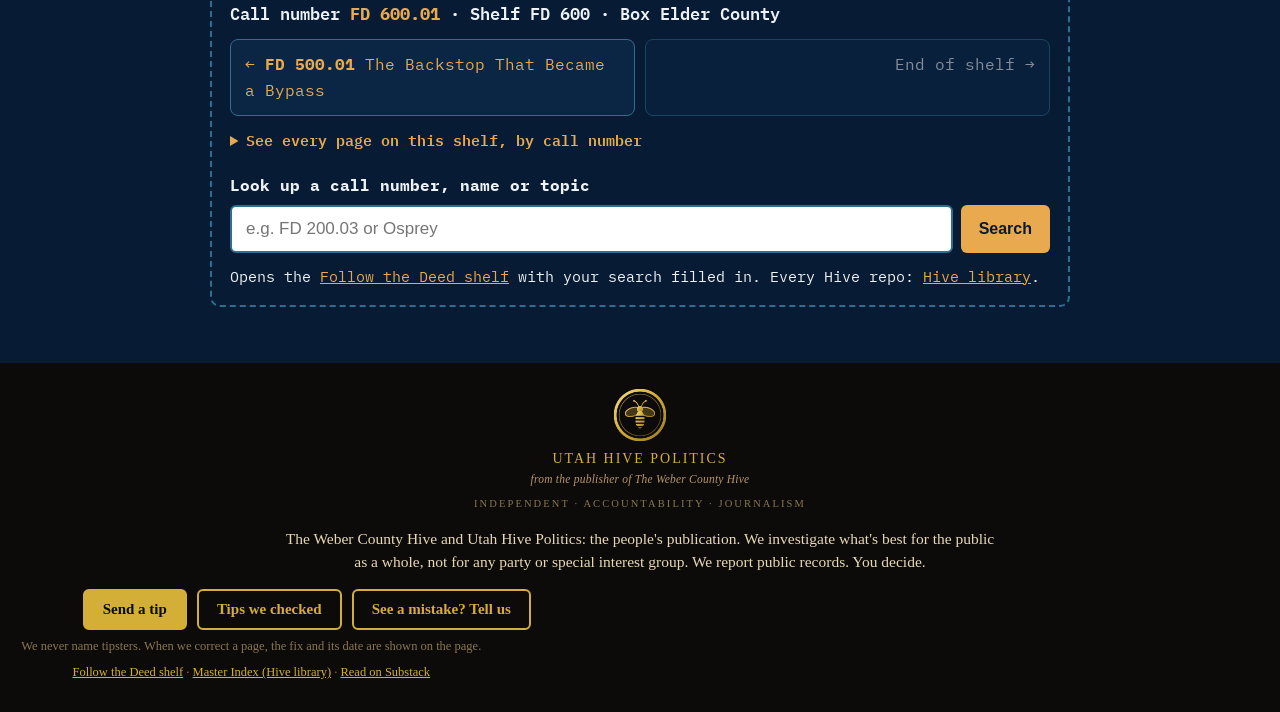
<file: weber-hive-schultz-water-rights.html>
<!DOCTYPE html>
<html lang="en">
<head>
<meta charset="UTF-8">
<meta name="viewport" content="width=device-width, initial-scale=1.0">
<title>The Applicant Holds Those Rights | Follow the Deed | Utah Hive Politics</title>
<meta name="description" content="Speaker Mike Schultz's water rights, a 1959 corporation, and a signed state order with a factual error.">
<link rel="preconnect" href="https://fonts.googleapis.com">
<link rel="preconnect" href="https://fonts.gstatic.com" crossorigin>
<link href="https://fonts.googleapis.com/css2?family=IBM+Plex+Mono:wght@400;500;600&family=Space+Grotesk:wght@400;500;600;700&display=swap" rel="stylesheet">
<style>
  :root{
    --navy:#0B2545; --navy-deep:#081b34; --panel:#102d54;
    --cyan:#4FC3E8; --cyan-dim: rgba(79,195,232,0.35);
    --paper:#EDF2F7; --paper-dim:#B9C7D6;
    --amber:#E8A94F; --rust:#E8704F;
    --mono:'IBM Plex Mono', ui-monospace, monospace;
    --sans:'Space Grotesk', sans-serif;
  }
  *{box-sizing:border-box;}
  body{margin:0;background:var(--navy);color:var(--paper);font-family:var(--sans);line-height:1.6;}
  .wrap{max-width:880px;margin:0 auto;padding:0 24px;}
  a{color:var(--cyan);}

  .blueprint-bg{
    background-image:linear-gradient(var(--cyan-dim) 1px, transparent 1px),linear-gradient(90deg, var(--cyan-dim) 1px, transparent 1px);
    background-size:32px 32px;background-color:var(--navy-deep);opacity:0.18;position:absolute;inset:0;pointer-events:none;
  }
  header.masthead{position:relative;padding:52px 0 36px;border-bottom:1px solid var(--cyan-dim);overflow:hidden;}
  .repo-tag{font-family:var(--mono);font-size:12.5px;letter-spacing:0.04em;color:var(--cyan);margin-bottom:16px;}
  h1.title{font-size:clamp(28px,4.6vw,42px);font-weight:700;line-height:1.14;margin:0 0 14px;max-width:22ch;position:relative;}
  p.dek{font-size:17px;color:var(--paper-dim);max-width:64ch;margin:0;position:relative;}

  section{padding:36px 0;border-bottom:1px solid var(--cyan-dim);}
  h2{font-family:var(--sans);font-size:1.35rem;font-weight:700;margin:0 0 14px;color:var(--paper);}
  h3{font-family:var(--sans);font-size:1.05rem;font-weight:700;margin:22px 0 8px;color:var(--cyan);}
  p{margin:0 0 14px;max-width:74ch;color:var(--paper-dim);font-size:15.5px;}
  p b{color:var(--paper);}

  .start-here{background:var(--panel);border-left:3px solid var(--cyan);padding:18px 22px;}
  .start-here h2{color:var(--cyan);font-size:1.1rem;}
  .start-here p:last-child{margin-bottom:0;}

  .who-grid{display:grid;grid-template-columns:repeat(auto-fill,minmax(220px,1fr));gap:14px;margin-top:16px;}
  .who-card{perspective:800px;height:190px;cursor:pointer;}
  .who-face{
    position:absolute;inset:0;backface-visibility:hidden;border:1px solid var(--cyan-dim);
    border-radius:2px;padding:16px;display:flex;flex-direction:column;justify-content:center;
    transition:transform 0.5s;overflow:auto;
  }
  .who-card{position:relative;transform-style:preserve-3d;}
  .who-front{background:var(--panel);}
  .who-name{font-family:var(--sans);font-weight:700;font-size:1.05rem;color:var(--paper);display:block;margin-bottom:6px;}
  .who-hint{font-family:var(--mono);font-size:0.72rem;color:var(--cyan);}
  .who-back{background:var(--navy-deep);color:var(--paper-dim);font-size:0.86rem;line-height:1.45;transform:rotateY(180deg);}
  .who-card.flipped .who-front{transform:rotateY(180deg);}
  .who-card.flipped .who-back{transform:rotateY(0deg);}

  .entity-chain{background:var(--panel);border:1px solid var(--cyan-dim);padding:20px;margin:16px 0;}
  .ec-row{display:flex;align-items:center;gap:10px;flex-wrap:wrap;margin-bottom:8px;}
  .ec-node{font-family:var(--mono);font-size:12.5px;background:rgba(79,195,232,0.12);border:1px solid var(--cyan);color:var(--cyan);padding:6px 12px;border-radius:2px;}
  .ec-arrow{color:var(--paper-dim);font-size:14px;}

  .mini-timeline{position:relative;margin:16px 0 4px;padding-left:20px;border-left:2px solid var(--cyan-dim);}
  .mt-item{position:relative;padding-bottom:16px;}
  .mt-item:last-child{padding-bottom:0;}
  .mt-dot{position:absolute;left:-25px;top:3px;width:9px;height:9px;border-radius:50%;background:var(--cyan);}
  .mt-date{font-family:var(--mono);font-weight:700;font-size:0.82rem;color:var(--amber);display:block;margin-bottom:2px;}
  .mt-text{font-size:0.92rem;color:var(--paper-dim);}

  .callout{background:var(--navy-deep);border-left:4px solid var(--amber);padding:16px 20px;margin:14px 0;font-size:0.92rem;}
  .callout b{color:var(--amber);}
  .callout-quote{background:var(--navy-deep);border-left:4px solid var(--rust);padding:18px 22px;margin:14px 0;font-size:1.02rem;font-style:italic;color:var(--paper);}
  .callout-quote .attrib{display:block;margin-top:10px;font-family:var(--mono);font-size:0.75rem;font-style:normal;color:var(--rust);}

  .caution-box{background:rgba(232,112,79,0.08);border:1px solid var(--rust);padding:14px 18px;margin:14px 0;font-size:0.88rem;color:var(--paper-dim);}
  .caution-box .label{font-family:var(--mono);font-size:0.72rem;letter-spacing:0.05em;color:var(--rust);display:block;margin-bottom:6px;font-weight:700;}

  .net-table{width:100%;border-collapse:collapse;margin:16px 0;font-size:0.88rem;}
  .net-table th{background:var(--navy-deep);color:var(--cyan);text-align:left;padding:10px 12px;font-family:var(--mono);font-weight:600;font-size:0.75rem;}
  .net-table td{padding:11px 12px;border-bottom:1px solid var(--cyan-dim);background:var(--panel);vertical-align:top;color:var(--paper-dim);}
  .net-table tr td:first-child{font-weight:700;color:var(--paper);width:20%;}

  .fix-table{width:100%;border-collapse:collapse;margin:16px 0;font-size:0.86rem;}
  .fix-table th{background:var(--navy-deep);color:var(--cyan);text-align:left;padding:10px 12px;font-family:var(--mono);font-weight:600;font-size:0.75rem;}
  .fix-table td{padding:11px 12px;border-bottom:1px solid var(--cyan-dim);vertical-align:top;color:var(--paper-dim);}
  .fix-table tr td:first-child{background:rgba(232,112,79,0.08);border-right:3px solid var(--rust);width:44%;}
  .fix-table tr td:last-child{background:var(--panel);border-left:3px solid #4FE88A;}

  .job-cards{display:grid;grid-template-columns:repeat(auto-fit,minmax(200px,1fr));gap:12px;margin:14px 0;}
  .job-card{background:var(--panel);border:1px solid var(--cyan-dim);padding:14px 16px;}
  .job-title{font-family:var(--mono);font-size:0.72rem;color:var(--cyan);margin-bottom:6px;}
  .job-card p{font-size:0.88rem;margin-bottom:0;}

  .questions-box{background:var(--navy-deep);border-left:4px solid var(--rust);padding:26px;}
  .questions-box .qw-label{font-family:var(--mono);color:var(--rust);font-size:0.78rem;letter-spacing:0.06em;margin-bottom:14px;}
  .questions-box ol{margin:0;padding-left:20px;}
  .questions-box li{font-size:1rem;color:var(--paper);margin-bottom:14px;}

  details.sources-toggle{background:var(--panel);border:1px solid var(--cyan-dim);margin:10px 0;}
  details.sources-toggle summary{cursor:pointer;padding:12px 16px;font-weight:700;color:var(--cyan);list-style:none;font-family:var(--mono);font-size:0.85rem;}
  details.sources-toggle summary::-webkit-details-marker{display:none;}
  details.sources-toggle summary::before{content:"+ ";}
  details.sources-toggle[open] summary::before{content:"\2212 ";}
  details.sources-toggle .body{padding:0 16px 16px;font-size:0.85rem;color:var(--paper-dim);}
  details.sources-toggle ul{margin:0;padding-left:18px;}
  details.sources-toggle li{margin-bottom:6px;}

  footer{padding:30px 0 56px;font-family:var(--mono);font-size:12px;color:var(--paper-dim);}
  ul{padding-left:20px;color:var(--paper-dim);font-size:15.5px;}
  li{margin-bottom:6px;}
</style>
<link rel="stylesheet" href="fd-parts.css?v=5">
</head>
<body>
<div class="hb-bar"><a href="https://webercountyhive.substack.com/" target="_blank" rel="noopener"><img src="uhp-badge.png" alt="Utah Hive Politics logo"><span><span class="hb-name">Utah Hive Politics</span><span class="hb-sub">from the publisher of The Weber County Hive</span><span class="hb-line-top">The people's publication. We investigate what's best for the public as a whole, not any party or special interest.</span></span></a></div>
<div class="up-top"><div class="in"><span><a href="index.html">← All Follow the Deed cases</a> &nbsp;·&nbsp; <a href="https://weber-county-hive.github.io/-weber-county-hive-index/">Hive library ↗</a></span></div></div>

<!-- Utah Maps link -->
<div style="background:#0d0b0a;border-bottom:1px solid #3a2f1c;padding:9px 16px;text-align:center;font-family:'IBM Plex Mono',ui-monospace,Menlo,monospace;font-size:13px;line-height:1.5;color:#b8956a;">See it on the map: <a href="https://weber-county-hive.github.io/utah-maps/great-salt-lake-pressures.html" style="color:#d4af37;text-decoration:underline;text-underline-offset:2px;">MAP 004: Great Salt Lake Pressures &rarr;</a></div>


<header class="masthead">
  <div class="blueprint-bg"></div>
  <div class="wrap">
    <div class="repo-tag">FOLLOW THE DEED &middot; CASE 04 · FD 600.01</div>
    <h1 class="title">The Applicant Holds Those Rights</h1>
    <p class="dek">Speaker Mike Schultz's ranching corporation won new water near the Great Salt Lake the same year he was primary sponsor of the state's water bill — approved by a state engineer who acknowledged it might impair existing rights, because the applicant himself held those rights. The signed order also says a hearing wasn't held. One was.</p>
    <div class="pub-date">Posted Sept. 8, 2026 · Updated Nov. 12, 2026</div>
  </div>
</header>
<section class="up-short"><h2>The short version</h2><ul><li>In 2023, Keller Cattle Corporation, a 1959 Utah corporation now controlled by House Speaker Mike Schultz, applied for 556.70 acre-feet of new water rights (two applications of 278.35 acre-feet each, 13-4099 and 13-4100) on the Promontory Mountains, seven miles from the Great Salt Lake shore.</li><li>The Utah Rivers Council filed a timely protest and Farmland Reserve Inc. filed a late letter. The State Engineer approved both applications on July 18, 2024, writing that "even though approval may impair existing water rights, the applicant holds those water rights."</li><li>A hearing was held Dec. 14, 2023, in Brigham City, with a hearing report, notes and an audio recording on file. The signed July 18, 2024 Order states that a hearing was not held.</li><li>On Aug. 21, 2023, four days before the applications were filed, Schultz voted as a Utah Inland Port Authority board member to create the Golden Spike project area in Box Elder County, with a $219 million incentive package. He did not recuse, and his 2023 UIPA disclosure lists board positions as "None."</li><li>Schultz was the primary sponsor of H.B. 491, the state's Great Salt Lake water-policy bill. The process followed statutory notice and protest steps; the open questions are about what the signed Order says and does not address.</li></ul><p class="up-short-more"><a href="weber-hive-schultz-water-rights-plain.html">Read the plain-words version →</a></p></section>
<div class="up-ww"><div class="up-where"><div class="up-where-h"><div class="up-lbl">WHERE</div><div class="pl">Box Elder County · Promontory Mountains · Great Salt Lake · Brigham City</div></div><div class="up-who"><div class="up-who-h">WHO</div><ul><li><b>Mike Schultz</b> — Speaker of the Utah House since Nov. 2023; registered agent of Keller Cattle Corporation; primary sponsor of H.B. 491</li><li><b>Keller Cattle Corporation</b> — Utah corporation registered in 1959, acquired by Schultz; owner of both water applications (Roy)</li><li><b>Teresa Wilhelmsen</b> — Utah State Engineer; signed the July 18, 2024 Order approving both applications</li><li><b>Witt Atkin</b> — Regional Engineer; presided at the Dec. 14, 2023 hearing in Brigham City</li><li><b>Zachary Frankel, Utah Rivers Council</b> — Executive Director; filed the only timely protest</li><li><b>Farmland Reserve Inc.</b> — LDS Church farmland investment arm; holds senior 1940 rights in the same Promontory footprint; asked for scrutiny, did not oppose</li><li><b>Kyle Palmer</b> — Treasurer of House Speaker Leadership PAC; owner of Irish Elk LLC</li></ul></div></div></div>


<div class="wrap">

<section>
  <div class="start-here">
    <h2>Start here</h2>
    <p><b>What is this?</b> In 2023, Keller Cattle Corporation — a 1959 Utah corporation now controlled by House Speaker Mike Schultz — applied for 556.70 acre-feet of new water rights on the Promontory Mountains, seven miles from the Great Salt Lake shore. The Utah Rivers Council formally protested. The State Engineer approved both applications anyway, reasoning in writing that even though approval might impair existing rights, it was acceptable because the applicant held those rights himself.</p>
    <p><b>What's the goal?</b> Not to argue new water rights are inherently wrong. It's to test a specific record against the process meant to protect it: did a sitting official's own applications get the same scrutiny anyone else's would, and does the state's own paperwork on this specific approval hold up.</p>
  </div>
</section>

<section>
  <h2>Who's who</h2>
  <p>Click a card to flip it.</p>
  <div class="who-grid">
    <div class="who-card" data-flip>
      <div class="who-face who-front"><span class="who-name">Mike Schultz</span><span class="who-hint">click for role</span></div>
      <div class="who-face who-back">Speaker of the Utah House since Nov. 2023. Registered agent of Keller Cattle Corporation. Chief sponsor of H.B. 491, the state's own Great Salt Lake water-policy bill.</div>
    </div>
    <div class="who-card" data-flip>
      <div class="who-face who-front"><span class="who-name">Keller Cattle Corp</span><span class="who-hint">click for role</span></div>
      <div class="who-face who-back">A Utah corporation registered in 1959 — not formed by Schultz, acquired. Owns the water applications and the land they sit on, 1877 W 4000 S, Roy.</div>
    </div>
    <div class="who-card" data-flip>
      <div class="who-face who-front"><span class="who-name">Teresa Wilhelmsen</span><span class="who-hint">click for role</span></div>
      <div class="who-face who-back">Utah State Engineer. Signed the July 18, 2024 Order approving both applications — the order that states no hearing was held.</div>
    </div>
    <div class="who-card" data-flip>
      <div class="who-face who-front"><span class="who-name">Zachary Frankel</span><span class="who-hint">click for role</span></div>
      <div class="who-face who-back">Executive Director, Utah Rivers Council. Filed the sole timely protest, naming Schultz personally in the filing.</div>
    </div>
    <div class="who-card" data-flip>
      <div class="who-face who-front"><span class="who-name">Farmland Reserve Inc.</span><span class="who-hint">click for role</span></div>
      <div class="who-face who-back">The LDS Church's farmland investment arm. Holds senior, certificated water rights dating to 1940 inside the same Promontory footprint. Did not oppose — asked for scrutiny of the applications instead.</div>
    </div>
    <div class="who-card" data-flip>
      <div class="who-face who-front"><span class="who-name">Kyle Palmer</span><span class="who-hint">click for role</span></div>
      <div class="who-face who-back">Treasurer of House Speaker Leadership PAC, owner of Irish Elk LLC. Confirmed recipient of $175,151.63 from House Speaker Leadership PAC, 2024 through the 2026 Convention report (Irish Elk LLC $109,225.10, Kyle Palmer $65,926.53).</div>
    </div>
  </div>
</section>

<section>
  <h2>The rubric</h2>
  <p>What benefits the public collectively, not any one actor's reputation or track record, and not a personal opinion about who's involved.</p>
  <div class="entity-chain">
    <p style="margin-bottom:10px;"><b>1. Power</b> — Does it add or remove a check on power that the public, collectively, would otherwise have no say over?</p>
    <p style="margin-bottom:10px;"><b>2. Transparency</b> — Can the public actually see the process: posted hearings, itemized financials, disclosed conflicts — regardless of who ends up holding the final decision?</p>
    <p style="margin-bottom:10px;"><b>3. Financial accountability</b> — Who actually pays, who's protected from paying, and is that structure disclosed plainly or buried in a bundled figure?</p>
    <p style="margin-bottom:10px;"><b>4. Environmental impact</b> — What's the effect on water, wetlands, and wildlife, and does the process treat that as a real constraint or a box to check?</p>
    <p style="margin-bottom:0;"><b>5. Community impact</b> — Who bears the cost or holds a historical/cultural stake in this decision, and did the process give them real standing to be heard, or was their interest treated as a formality?</p>
  </div>
</section>

<section>
  <h2>The entity chain</h2>
  <div class="entity-chain">
    <div class="ec-row">
      <span class="ec-node">Keller Cattle Corp (1959)</span>
      <span class="ec-arrow">&rarr;</span>
      <span class="ec-node">Applications 13-4099 / 13-4100 (2023)</span>
      <span class="ec-arrow">&rarr;</span>
      <span class="ec-node">556.70 acre-feet approved (2024)</span>
    </div>
  </div>
  <p>Schultz did not form Keller Cattle Corporation — he acquired a 66-year-old existing Utah corporation. "Keller" is the original family's name, not his. Buying the corporation rather than the land directly carries over everything it already held, and keeps the acquisition out of a deed search under his own name. Both water applications list Keller Cattle as owner at the same Roy address — the hub address used by nearly all of his other current entities (Sawmill Ranch LLC, Mike Schultz Inc). Land ownership on both applications: "Yes."</p>

  <h3>The two applications, side by side</h3>
  <table class="net-table">
    <tr><th></th><th>13-4099 (A83920)</th><th>13-4100 (A83921)</th></tr>
    <tr><td>Quantity</td><td>278.35 acre-feet</td><td>278.35 acre-feet</td></tr>
    <tr><td>Filed</td><td>8/25/2023</td><td>8/25/2023</td></tr>
    <tr><td>Wells</td><td>3, all 10" (proposed)</td><td>5 &mdash; including one <b>16-inch, 540-foot well marked "Existing"</b></td></tr>
    <tr><td>Springs authorized</td><td>6</td><td>9</td></tr>
    <tr><td>Protests</td><td>Farmland Reserve only (late)</td><td>Utah Rivers Council (timely) + Farmland Reserve (late)</td></tr>
    <tr><td>Status</td><td>Approved 7/18/2024</td><td>Approved 7/18/2024</td></tr>
  </table>

  <div class="callout">
    <b>The 16-inch well:</b> production/industrial scale, far beyond stock-water capacity — every other well on either application is 8 or 10 inches. It's marked "Existing," meaning it was already in the ground before the applications were filed, and no well log is on file for it. Utah requires licensed drillers to file logs. Under what authority it was drilled, and when, is a specific, checkable open question.
  </div>
</section>

<section>
  <h2>What Schultz told the public vs. what he authorized</h2>
  <p>Schultz told <i>FenceLines</i> (a ranching trade publication) in Winter 2024 that he'd developed "over 45 springs," 30 miles of pipeline, and roughly 45 tire troughs on Promontory in a single year. The two applications together authorize <b>15</b> spring diversions — a three-fold gap between what he described publicly and what's on file with the state. It's possible the larger system draws on older, separately-held rights rather than these two applications alone; that hasn't been resolved and isn't asserted as a discrepancy in his favor or against him here.</p>

  <h3>Why water for land that's mostly not farmable</h3>
  <p>Both applications state that irrigation covers just 80 acres each — and by the applications' own numbers, less than 10% of the watered fields are planted in alfalfa, the only crop named. Yet each application authorizes <b>1,000 ELUs of stock water, year-round</b> — a livestock/wildlife water budget, not a crop-irrigation one. That combination — barely any cropland, but a large, year-round animal-water allocation — is consistent with land managed primarily for a resident wildlife population rather than farming, which is exactly what a Cooperative Wildlife Management Unit requires to qualify: enrolled private land sustains deer, elk, or other game, and the landowner is entitled in return to sell a portion of the state's hunting tags for that unit. Sawmill Ranch is a confirmed guide operator on the Chimney Rock CWMU in Northern Utah, marketing guided elk hunts through public auction.</p>
  <div class="caution-box">
    <span class="label">WHAT'S NOT YET CONFIRMED</span>
    Whether the Chimney Rock CWMU's boundary actually overlaps these specific well and spring parcels on Promontory, or sits on a different piece of Schultz's land, hasn't been checked against Utah DWR's own published CWMU boundary maps. If it does overlap, the water use pattern and the commercial hunting operation are the same story. Stated here as a strong, checkable pattern — not asserted as confirmed overlap.
  </div>
</section>

<section>
  <h2>The hearing that the signed order says didn't happen</h2>
  <p>A hearing was held December 14, 2023, 9:00 AM, in the Box Elder County Commission Chambers, Brigham City — confirmed by a hearing report, two pages of handwritten notes, and an audio recording, all on file. Regional Engineer Witt Atkin presided; Keller Cattle Corporation appeared and was represented; Zachary Frankel appeared for the Utah Rivers Council. The recorded comments include the applicant arguing well depth means no effect on the lake, and the protestant focusing on the Great Salt Lake's condition.</p>
  <p>The State Engineer's signed Order, dated July 18, 2024, states plainly that <b>a hearing was not held.</b></p>
  <div class="callout">
    <b>This is a factual error in a signed state document on a protested application</b> — not a matter of interpretation. A hearing occurred, with named state staff and both parties present, and it generated a paper and audio record. Whether this reflects a clerical mistake in drafting the Order or something else hasn't been established, and isn't asserted here. It's a direct, answerable question for the Division of Water Rights.
  </div>

  <h3>The reasoning the Order does give</h3>
  <div class="callout-quote">
    "...even though approval may impair existing water rights, the applicant holds those water rights."
    <span class="attrib">— Order of the State Engineer, July 18, 2024</span>
  </div>
  <p>The State Engineer's own written reasoning: unappropriated water exists, and approval was granted despite acknowledging it may impair existing rights, because the applicant himself holds the rights that would be impaired. What the Order does not address, on its face: the Utah Rivers Council's protest specifically invoked Utah Code &sect;73-3-8(1)(b), which requires the State Engineer to withhold approval until she investigates whether an application may unreasonably affect public recreation, the natural stream environment, or public welfare. No such investigation appears in the Order's stated reasoning.</p>
</section>

<section>
  <h2>Farmland Reserve — senior rights, no opposition, no scrutiny either</h2>
  <p>Two of the wells in these applications — including the 16-inch well — sit inside a documented water system called "Promontory Ranch," served by fifteen interconnected water rights. Those rights belong to <b>Farmland Reserve Inc.</b>, the LDS Church's farmland investment arm — not to Keller Cattle. Farmland Reserve's anchor right in that system dates to <b>1940</b> and is fully certificated (perfected); Schultz's 2023 applications are junior and unperfected, with proof of beneficial use not due until 2031.</p>
  <p>Farmland Reserve did not oppose the applications. Its letter asked the State Engineer to weigh senior rights in the area and specifically warned that some proposed points of diversion might already be double-counted under existing rights with the same uses — a request to check whether the applications' "sole supply" designations were accurate. The DWR's own tables list every use on both applications as "Sole Supply." The Order does not address Farmland Reserve's warning.</p>
</section>

<section>
  <h2>The vote on the same county's biggest project</h2>
  <p>On August 21, 2023 — four days before filing these water applications — Schultz voted as a member of the Utah Inland Port Authority board to create the <b>Golden Spike Inland Port Project Area</b> in Box Elder County, the same county as his Promontory land, along with a $219 million incentive package. He did not recuse. His 2023 UIPA conflict-of-interest disclosure lists board positions as "None," despite active UIPA board service that year — the same answer his 2026 disclosure gives to a separate board-seat question, discussed below.</p>
  <p>Separately: the Speaker of the House appoints one member to MIDA's board — the authority that approved the Stratos data center project area, also in Box Elder County, in April 2026. Whether any Schultz-controlled parcel sits inside or adjacent to either the Golden Spike or Stratos project area boundaries has not been confirmed with a parcel-level overlay and is stated here as an open question, not a finding.</p>
</section>

<section>
  <h2>The disclosure pattern</h2>
  <p>Schultz's official House bio says he "owned and operated several small businesses, including his home building company, which he stepped away from in 2023." His 2026 financial disclosure lists Castle Creek Homes LLC and Mike Schultz Construction Inc as currently owned <b>and</b> as sources of $5,000+ income in the preceding year — three years after the bio says he stepped away. Utah's own corporate registry confirms Original Castle Creek Homes LLC remains active.</p>

  <div class="job-cards">
    <div class="job-card">
      <div class="job-title">2019 disclosure</div>
      <p>Board seats affirmatively listed: NWHBA (board member), First National Bank (board member).</p>
    </div>
    <div class="job-card">
      <div class="job-title">2023 UIPA disclosure</div>
      <p>Board positions: "None" — despite active UIPA board service that same year.</p>
    </div>
    <div class="job-card">
      <div class="job-title">2026 disclosure</div>
      <p>Item 5A board/leadership positions: "None" — despite corporate registry records showing him as an officer or director on at least two active homeowners' associations.</p>
    </div>
  </div>
  <p>The 2019 form shows he understood board seats to be reportable, and reported them. The later "None" answers are worth reading against that baseline rather than in isolation.</p>
</section>

<section>
  <h2>The PAC money</h2>
  <p>House Speaker Leadership PAC's treasurer, Kyle Palmer, also owns Irish Elk LLC. Across confirmed 2024-2026 filings, combined payments to Palmer personally and to Irish Elk LLC from HSLPAC alone total roughly <b>$200,000</b>. The PAC has separately funded other Republican candidates directly — $10,000 each to Logan Monson and Jordan Teuscher in a single 2026 reporting period, among others — while GH4 Consulting, an LLC paid $4,933.10 by HSLPAC in December 2024, is confirmed to include former House Speaker Greg Hughes and Greg Hartley, the operative who has managed every campaign for Schultz himself.</p>
</section>

<section>
  <h2>What this means for the public — graded by topic</h2>
  <table class="net-table">
    <tr><th>Topic</th><th>Power</th><th>Transparency</th><th>Financial accountability</th><th>Environmental impact</th><th>Community impact</th><th>Grade</th></tr>
    <tr><td>Water rights approval</td><td>Bad &mdash; approved on reasoning that accepted potential impairment because the applicant holds the affected rights himself</td><td>Bad &mdash; the signed Order contains a factual error (claims no hearing was held; one was, on the record)</td><td>Not applicable &mdash; not a public financing question</td><td>Bad &mdash; approved 7 miles from a lake in documented ecological decline, with no addressed investigation of the public-welfare question the protest raised</td><td>Neutral &mdash; the process followed statutory notice and protest procedure; the outcome for the protesting parties is the separate finding above</td><td>D</td></tr>
    <tr><td>Farmland Reserve's warning</td><td>Not applicable</td><td>Bad &mdash; a specific, written warning about double-counted "sole supply" designations went unaddressed in the Order</td><td>Not applicable</td><td>Not applicable to this specific finding</td><td>Neutral &mdash; Farmland Reserve chose not to oppose, only asked for scrutiny; it received the process it was owed procedurally, just not the substantive answer it asked for</td><td>C&ndash;</td></tr>
    <tr><td>Golden Spike UIPA vote</td><td>Bad &mdash; voted on a project area in his own county of landholding without recusing</td><td>Bad &mdash; same-year disclosure lists board positions as "None" despite active service</td><td>Bad &mdash; approved a $219M incentive package the same period</td><td>Not applicable to this specific finding</td><td>Not applicable to this specific finding</td><td>D</td></tr>
    <tr><td>Business portfolio disclosure</td><td>Neutral &mdash; no power specifically transferred by the disclosure gaps themselves</td><td>Bad &mdash; a public bio claim ("stepped away") contradicted by the same year's own financial disclosure</td><td>Neutral &mdash; income is disclosed, just alongside a contradicting public claim</td><td>Not applicable</td><td>Not applicable</td><td>C&ndash;</td></tr>
    <tr><td>PAC finance network</td><td>Neutral &mdash; legal campaign finance activity</td><td>Good &mdash; itemized, publicly filed disclosures make this traceable</td><td>Bad &mdash; $175,151.63 to one treasurer/vendor relationship, concentrated rather than distributed</td><td>Not applicable</td><td>Not applicable</td><td>C</td></tr>
  </table>
  <p>The water-rights approval and the Golden Spike vote are the worst-graded items here, and for a specific, shared reason: both involve Schultz's own interests sitting inside a process he or a state official acting on his behalf had discretion over, without disclosure or recusal removing that overlap.</p>

  <h3 style="margin-top:0;">What would have earned a passing grade</h3>
  <table class="fix-table">
    <tr><th>What actually happened</th><th>What would have kept the same goal, without the opacity</th></tr>
    <tr>
      <td>The signed Order states a hearing was not held, when one demonstrably was, on the record</td>
      <td>A basic accuracy check on signed agency orders before they're issued on a protested application</td>
    </tr>
    <tr>
      <td>Approval reasoning accepted potential impairment because "the applicant holds those water rights," without separately addressing Farmland Reserve's senior rights in the same footprint</td>
      <td>Address every named party's specific rights and warnings in the written reasoning, not just the applicant's own</td>
    </tr>
    <tr>
      <td>Every use on both applications is marked "Sole Supply," despite Farmland Reserve's written warning that some diversion points may already serve the same uses under other rights</td>
      <td>Resolve the double-counting question before designating sole supply, given a specific warning was already on file</td>
    </tr>
    <tr>
      <td>Board-seat disclosure answers moved from affirmatively listing NWHBA and First National Bank in 2019 to "None" in later years, including a year of active UIPA board service</td>
      <td>Consistent board-seat reporting year over year, with a plain-language rule on whether public-authority appointments count</td>
    </tr>
  </table>
</section>

<section class="up-ask"><h2>Questions to ask, and to whom</h2><ul><li><b>Ask: Utah Division of Water Rights (State Engineer's office, Salt Lake City; water.utah.gov), well drilling and well log records</b> — Under what authority was the 16-inch, 540-foot well drilled before the application that would have authorized it was even filed, and is there a well log on file for it?</li><li><b>Ask: Utah Division of Water Rights (State Engineer's office, Salt Lake City; water.utah.gov), and its regional office that held the Dec. 14, 2023 hearing</b> — Why does the signed Order state no hearing was held, when a hearing report, notes, and recording all confirm one occurred on December 14, 2023?</li><li><b>Ask: Utah Division of Water Rights (State Engineer's office, Salt Lake City; water.utah.gov)</b> — Did the State Engineer's office evaluate Farmland Reserve's senior rights, or the double-counting warning in its letter, anywhere outside the Order's written reasoning?</li><li><b>Ask: Box Elder County Recorder's Office (parcel maps), the Utah Inland Port Authority (Golden Spike project area map) and the Military Installation Development Authority (Stratos project area map)</b> — Does any Schultz-controlled parcel sit inside or adjacent to the Golden Spike or Stratos project area boundaries he had a role in creating or overseeing?</li><li><b>Ask: Utah House of Representatives, Office of the Chief Clerk (which keeps members' disclosure forms), and the Utah Inland Port Authority (for its 2023 board disclosures)</b> — Why do board-seat disclosure answers move from affirmatively listing positions in 2019 to "None" in later years that include documented active service? Is there a written rule on whether public-authority board seats must be listed?</li><li><b>Ask: Utah Division of Water Rights (State Engineer's office, Salt Lake City; water.utah.gov)</b> — The Utah Rivers Council's protest cited Utah Code 73-3-8(1)(b). Was an investigation of public recreation, the natural stream environment, or public welfare done for these two applications, and if so, where is it in the record?</li><li><b>Ask: Utah Division of Wildlife Resources (wildlife.utah.gov, CWMU program)</b> — Does the Chimney Rock CWMU boundary include any of the well or spring locations on applications 13-4099 and 13-4100 on Promontory?</li></ul></section>


<section class="fd-updates"><h2>Updates since this was posted</h2><ul><li><b>Nov. 12, 2026</b> The UIPA board minutes for Aug. 21, 2023, show Schultz made the motion on Resolution 2023-07, which created the Golden Spike project area, and Sen. Jerry Stevenson seconded it. The members present were Miles Hansen, Schultz and Stevenson, and all three voted yes. Schultz also made the motion that day for a Golden Spike incentive for Lakeshore Learning Materials, which passed 3-0. The minutes for those items record no recusals. <span style="opacity:.8">(<a href="https://inlandportauthority.utah.gov/wp-content/uploads/Approved-August-21-2023-UIPA-Board-Meeting-Minutes.pdf" target="_blank" rel="noopener">UIPA board minutes, Aug. 21, 2023, items 14 and 15</a>)</span></li><li><b>Nov. 12, 2026</b> On the open question about land near Stratos: Box Elder County assessor records show Sawmill Ranch LLC accounts R0030921 (parcel 07-005-0048, 640 acres) and R0032948 (160 acres). KSL reported in May 2026 that Schultz owns more than 25,000 acres, mostly bought in 2022, that the parcels are not next to the Stratos project area, and that the Sawmill Ranch property sits about four miles northeast of its largest part. The Hive still has not compared the Golden Spike boundary with his companies' land. <span style="opacity:.8">(Box Elder County Assessor; KSL, May 2026)</span></li><li><b>Nov. 12, 2026</b> His House votes on the tax increment and district tools he now says need changes: yes on S.B. 192 (2020, MIDA allowed to create its own PIDs), S.B. 217 (2021), S.B. 268, S.B. 168, S.B. 272, S.B. 258 and H.B. 13 (2024), S.B. 26 (2025), and S.B. 39 and H.B. 507 (2026); absent on S.B. 228 (2019, the PID Act). Full list in <a href="https://webercountyhive.substack.com/p/schultz-and-the-inland-port-board" target="_blank" rel="noopener">Schultz and the Inland Port</a>. <span style="opacity:.8">(Utah House roll calls, le.utah.gov)</span></li><li><b>Nov. 1, 2026</b> Correction: the page's "roughly $200,000" figure for Kyle Palmer and Irish Elk LLC is replaced with the reconciled total, $175,151.63 (see the Sept. 13 update below). <span style="opacity:.8">(Hive correction)</span></li><li><b>Oct. 28, 2026</b> Correction: "chief sponsor" changed to "primary sponsor," and a street address was shortened to the city (Roy). <span style="opacity:.8">(Hive correction)</span></li><li><b>Sept. 13, 2026</b> Found after posting: The Salt Lake Tribune (Megan Banta, Great Salt Lake Collaborative, Feb. 8, 2025) separately reported that Keller Cattle Corp. received 556.7 acre-feet of new water rights a year on about 160 acres near Promontory Hollow, less than 10 miles from Spiral Jetty, and that Schultz's 2024 conflict of interest disclosure lists Keller Cattle Corp. as an organization where he is an "owner or officer" and received at least $5,000 in income. <span style="opacity:.8">(<a href="https://greatsaltlakenews.org/latest-news/salt-lake-tribune/amid-a-freeze-utah-granted-millions-of-gallons-of-new-water-rights-in-the-great-salt-lake-basin-heres-where-the-water-will-go" target="_blank" rel="noopener">The Salt Lake Tribune via Great Salt Lake Collaborative, Feb. 8, 2025</a>)</span></li><li><b>Sept. 13, 2026</b> A line-by-line re-check of House Speaker Leadership PAC's filed reports found that the earlier combined Palmer/Irish Elk figure counted $24,700 twice. The reconciled total paid by the PAC, 2024 through the 2026 Convention report, is $175,151.63: Irish Elk LLC $109,225.10 and Kyle Palmer personally $65,926.53. This figure now replaces the page's earlier "roughly $200,000." <span style="opacity:.8">(<a href="https://disclosures.utah.gov/" target="_blank" rel="noopener">House Speaker Leadership PAC filings, disclosures.utah.gov</a>)</span></li><li><b>Sept. 30, 2026</b> House Speaker Leadership PAC's September 30th report (June 12 to Sept. 25, 2026) lists $34,160 more to Irish Elk LLC and $352.03 to Kyle Palmer personally, plus $192,000 in "Political Support" to candidates across 19 checks. The report lists an ending balance of $331,461.49. <span style="opacity:.8">(<a href="https://disclosures.utah.gov/" target="_blank" rel="noopener">House Speaker Leadership PAC, 2026 September 30th Report, disclosures.utah.gov</a>)</span></li></ul></section>
<section class="up-connect"><h2>Connecting stories</h2><ul><li><a href="https://webercountyhive.substack.com/p/schultz-and-the-inland-port-board" target="_blank" rel="noopener">Schultz and the Inland Port</a><span>His UIPA board years, the West Weber timeline, his land near Stratos, and his votes on PIDs, MIDA and the tax increment zones.</span></li><li><a href="weber-hive-west-weber-network.html">Case 03: More Lots, Same Playbook</a><span>Another UIPA project area; Pat Burns sits on the board of the Northern Wasatch Home Builders Association, the group Schultz listed as a 2019 board seat.</span></li><li><a href="https://weber-county-hive.github.io/Unelected-Power/uipa-hearing-fact-check.html">The Inland Port at the Legislature</a><span>Shows how UIPA project areas like Golden Spike, the one Schultz voted to create, keep 75% of new property tax.</span></li><li><a href="https://weber-county-hive.github.io/Unelected-Power/chris-roybal.html">Chris Roybal</a><span>Schultz and his wife are Utah Forward PAC's largest identified donor ($12,000); the page also lists his UIPA board service ending Dec. 8, 2023.</span></li><li><a href="https://weber-county-hive.github.io/Unelected-Power/dan-hemmert.html">Dan Hemmert</a><span>Executive Director of MIDA, the authority that approved the Stratos project area in Box Elder County; Schultz co-sponsored the 2020 bill that created Hemmert's commission.</span></li><li><a href="https://weber-county-hive.github.io/Unelected-Power/mike-ostermiller.html">Mike Ostermiller</a><span>Sits on the MIDA board, which approved Stratos in Box Elder County; the Speaker appoints one MIDA board member.</span></li><li><a href="https://weber-county-hive.github.io/Unelected-Power/jefferson-moss.html">Jefferson Moss</a><span>Followed Schultz as House Majority Leader; the page lists Kyle Palmer and Schultz as directors of the House GOP Election Committee nonprofit (UHREC).</span></li></ul></section>
<section>
  <details class="sources-toggle">
    <summary>Sources</summary>
    <div class="body">
      <ul>
        <li>Utah Division of Water Rights, applications 13-4099/A83920 and 13-4100/A83921, full document folders including the Order of the State Engineer (7/18/2024), Hearing Report and notes (12/14/2023), and both protest filings</li>
        <li>Utah Rivers Council protest filing, 10/10/2023</li>
        <li>Farmland Reserve Inc. letter, 1/15/2024</li>
        <li>Utah Division of Corporations entity filings: Keller Cattle Corporation, Sawmill Ranch LLC, and related entities</li>
        <li>Mike Schultz financial disclosure forms, 2019, 2023 (UIPA), and 2026, Utah House of Representatives</li>
        <li><i>FenceLines</i> magazine, Winter 2024, Schultz interview</li>
        <li>House Speaker Leadership PAC and UHREC campaign finance disclosures, <a href="https://disclosures.utah.gov" target="_blank" rel="noopener">disclosures.utah.gov</a></li>
      </ul>
    </div>
  </details>
</section>

</div>

<footer class="up-foot"><div class="in"><div id="up-shelf"></div></div></footer><script src="followthedeed-data.js?v=5"></script><script src="fd-shelf.js?v=5"></script>
<div class="hb-foot"><img src="hive-bee.png" alt=""><span class="hb-name">Utah Hive Politics</span><span class="hb-sub">from the publisher of The Weber County Hive</span><span class="hb-tag">Independent · Accountability · Journalism</span><p class="hb-line">The Weber County Hive and Utah Hive Politics: the people's publication. We investigate what's best for the public as a whole, not for any party or special interest group. We report public records. You decide.</p><p class="hb-tips"><a class="hb-btn" href="https://weber-county-hive.github.io/-weber-county-hive-index/tips.html#send">Send a tip</a><a class="hb-btn hb-btn2" href="https://weber-county-hive.github.io/-weber-county-hive-index/tips.html">Tips we checked</a><a class="hb-btn hb-btn2" href="https://weber-county-hive.github.io/-weber-county-hive-index/tips.html#send">See a mistake? Tell us</a></p><p class="hb-small">We never name tipsters. When we correct a page, the fix and its date are shown on the page.</p><p class="hb-small"><a href="index.html" style="color:#d4af37">Follow the Deed shelf</a> · <a href="https://weber-county-hive.github.io/-weber-county-hive-index/" style="color:#d4af37">Master Index (Hive library)</a> · <a href="https://webercountyhive.substack.com/" style="color:#d4af37">Read on Substack</a></p></div>


<script>
  document.querySelectorAll('.who-card[data-flip]').forEach(function(card){
    card.addEventListener('click', function(){
      card.classList.toggle('flipped');
    });
  });
</script>

<script data-goatcounter="https://weberhive.goatcounter.com/count" async src="//gc.zgo.at/count.js"></script>
</body>
</html>
</file>
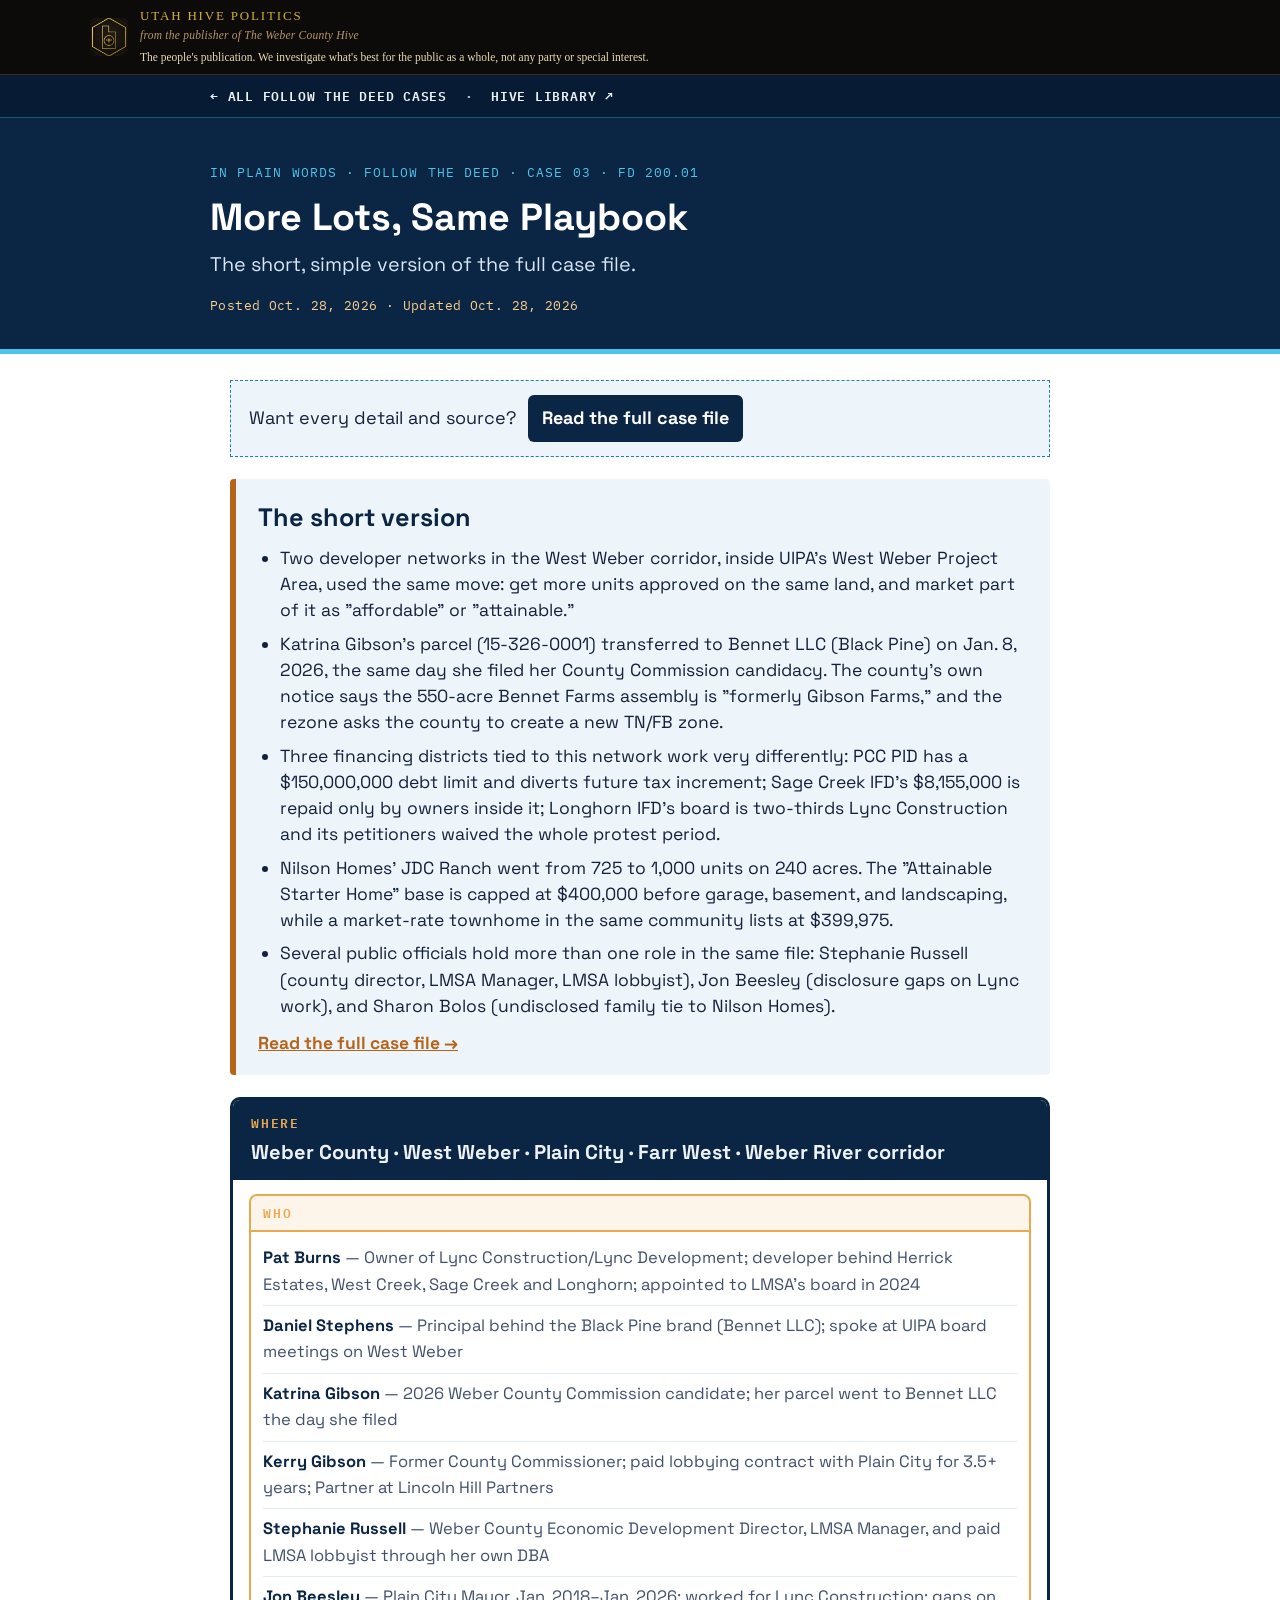
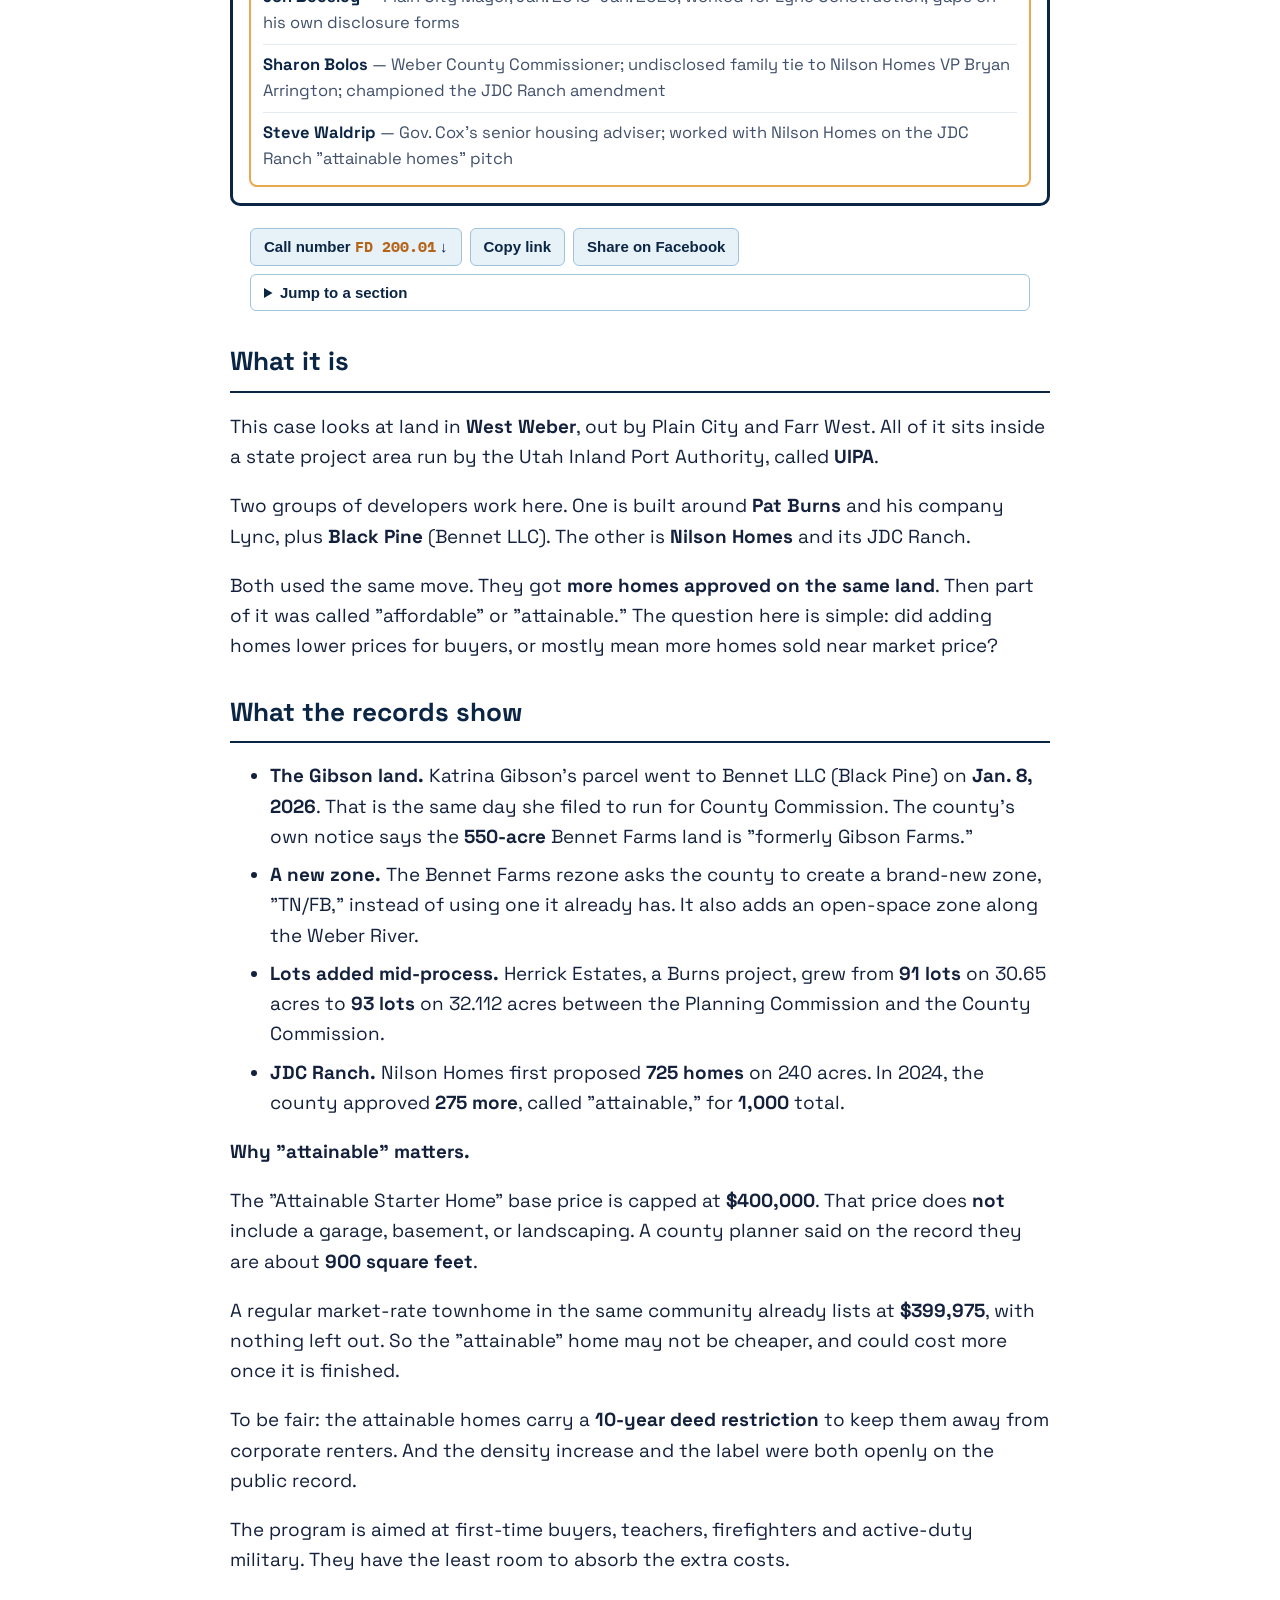
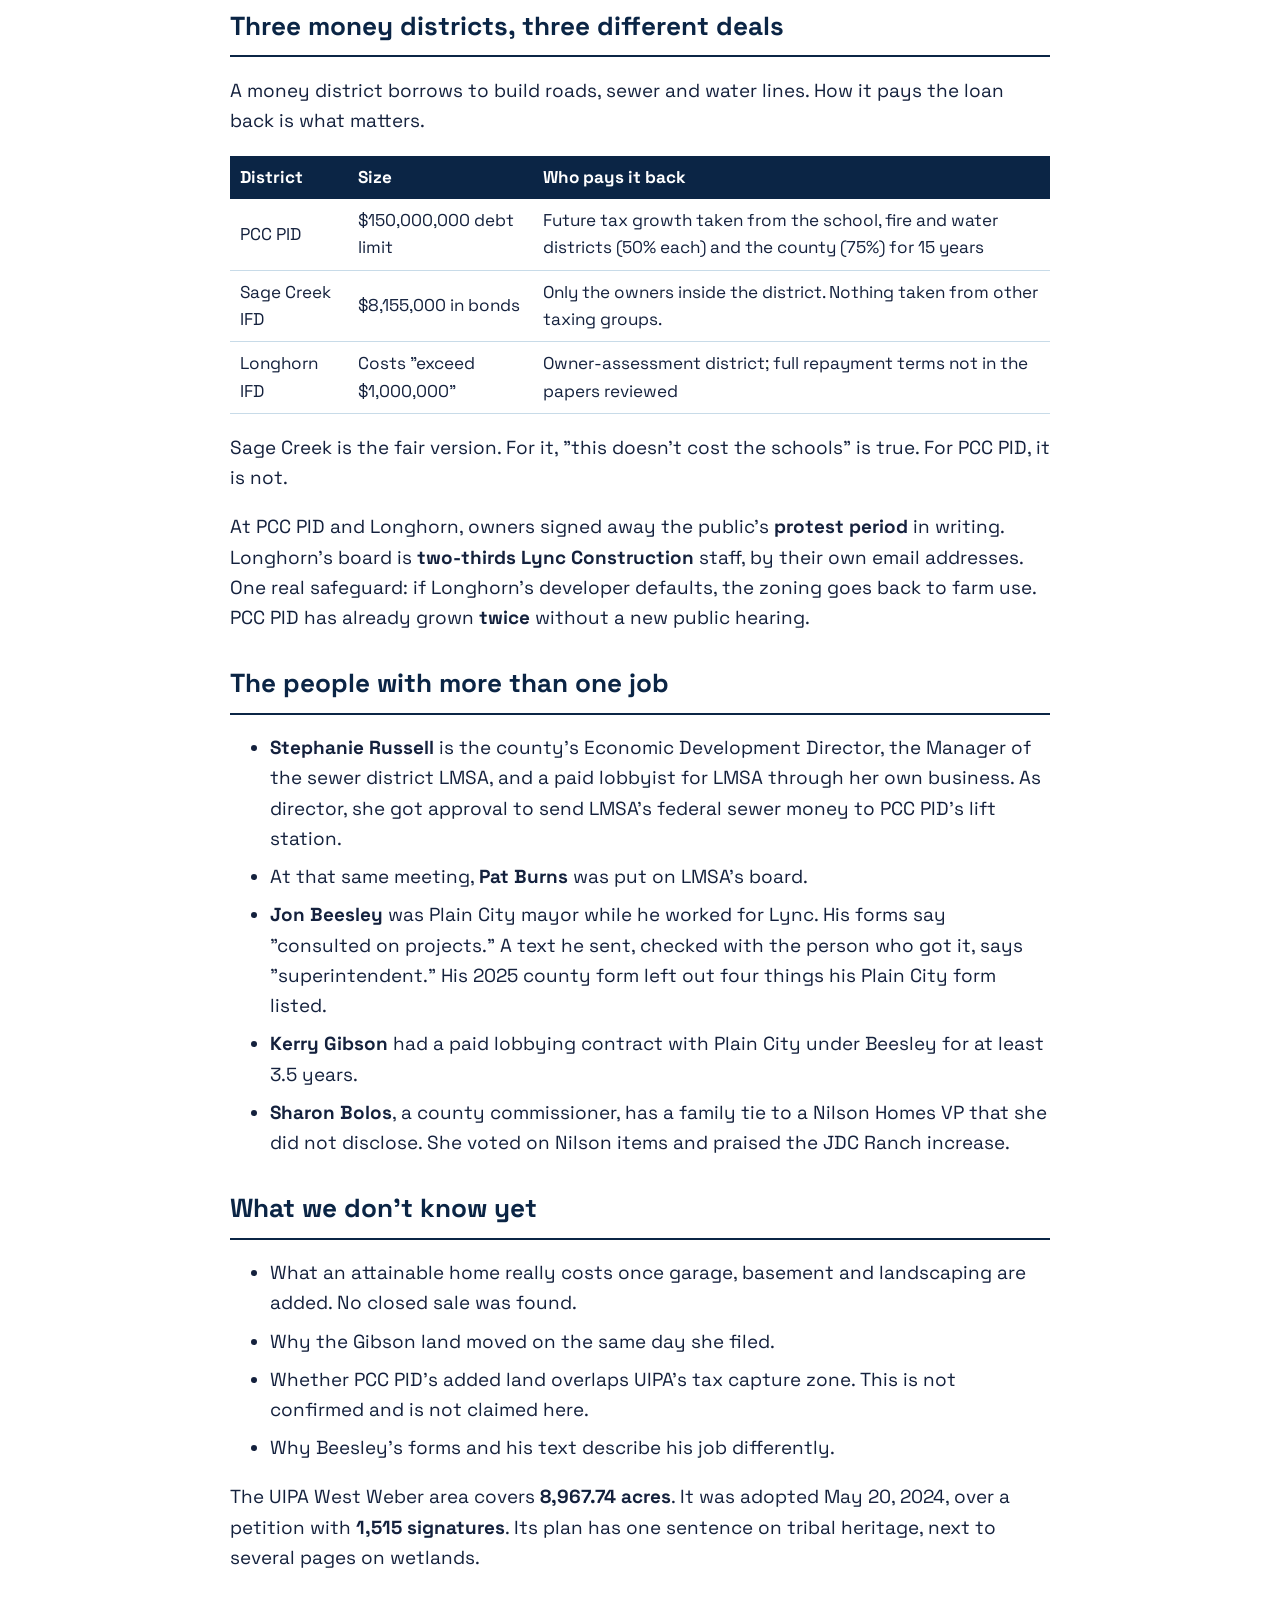
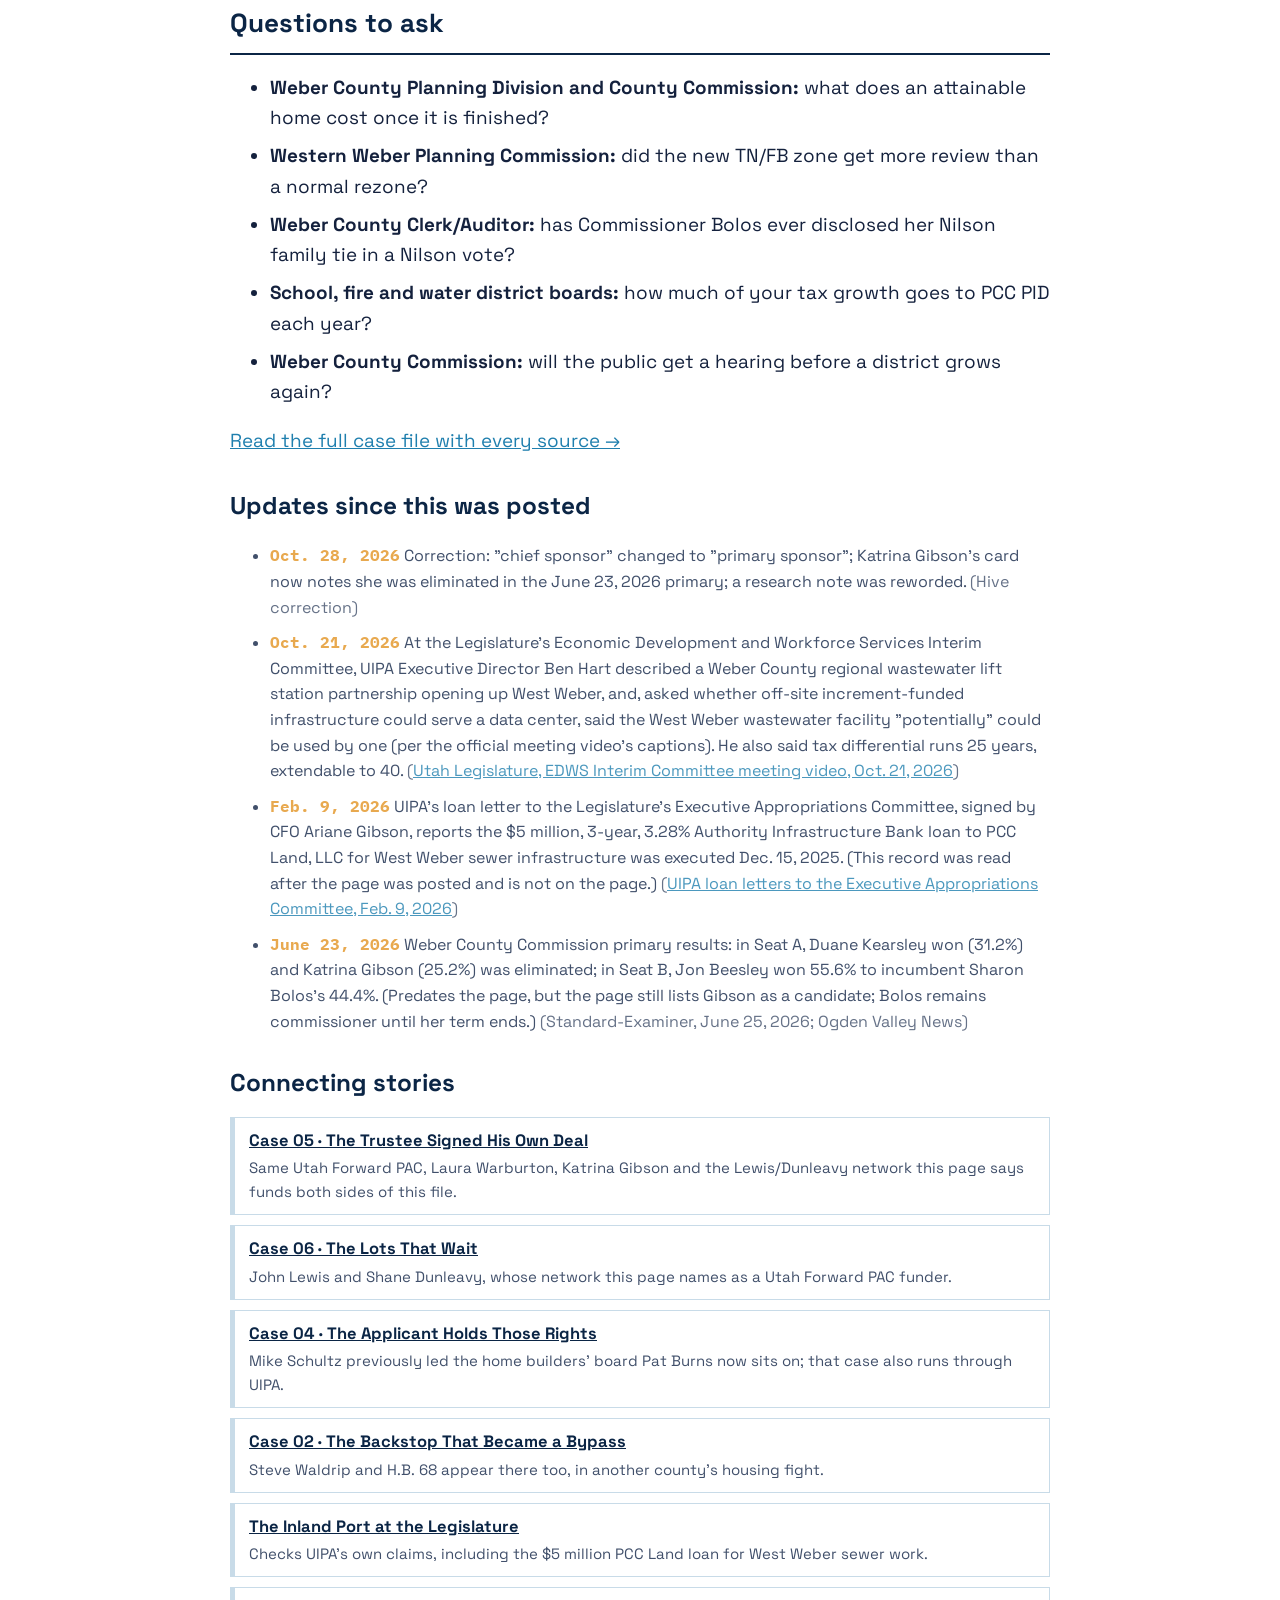
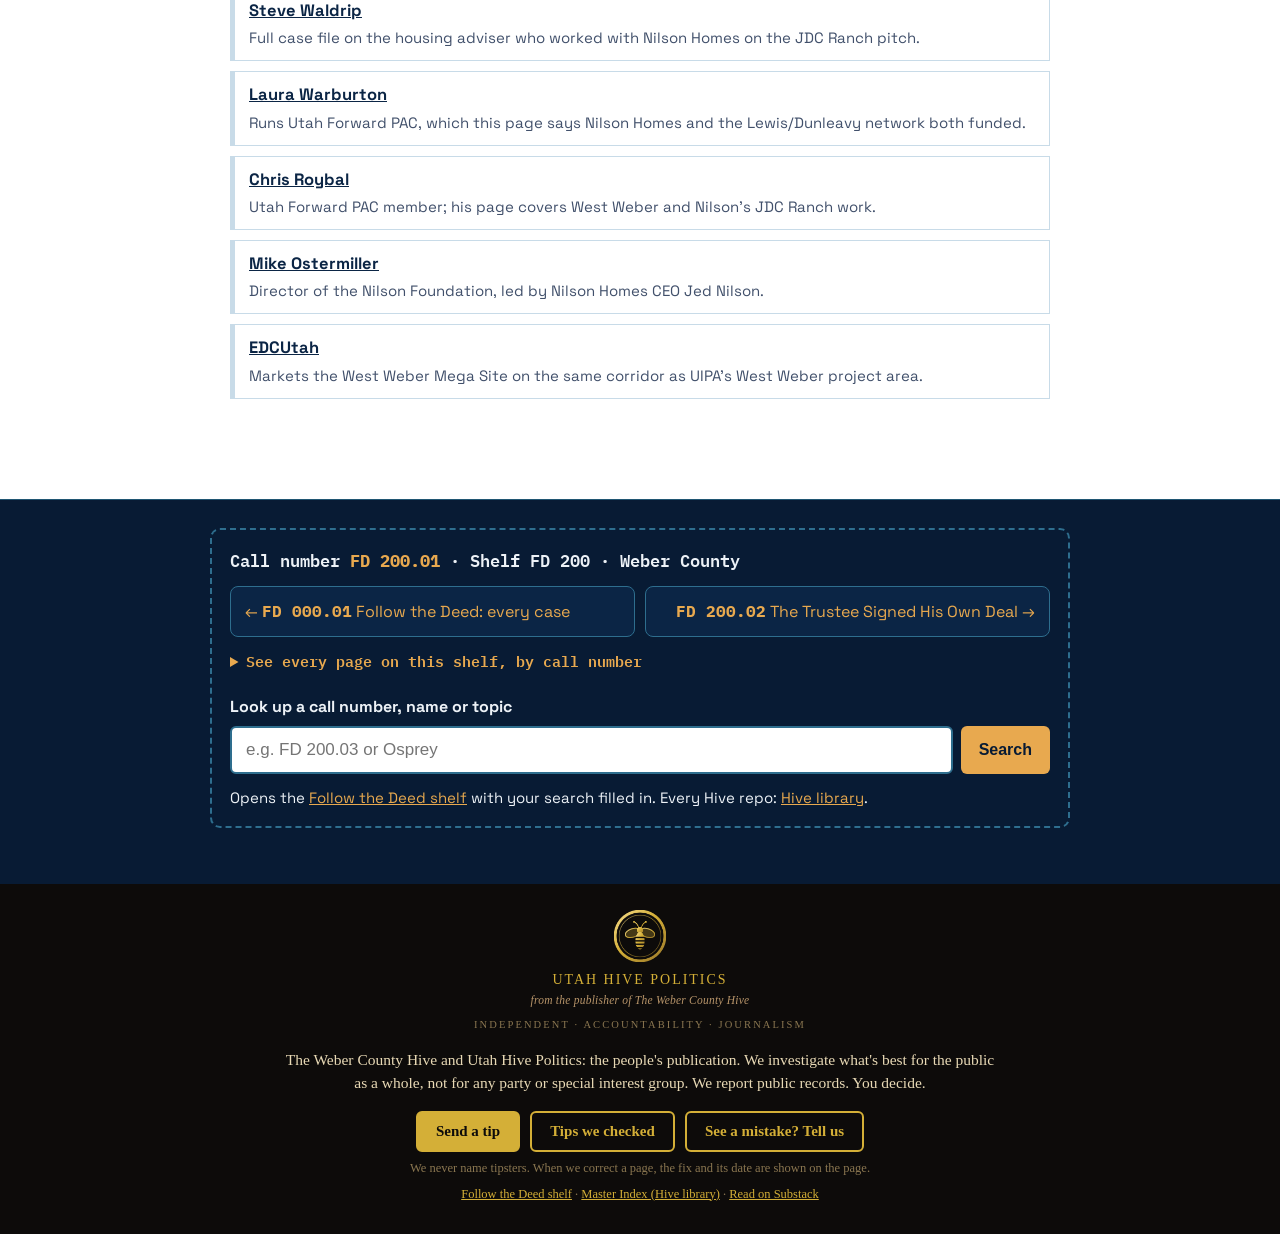
<file: weber-hive-west-weber-network-plain.html>
<!DOCTYPE html>
<html lang="en">
<head>
<meta charset="UTF-8">
<meta name="viewport" content="width=device-width, initial-scale=1.0">
<title>More Lots, Same Playbook, in plain words | Follow the Deed | Utah Hive Politics</title>
<meta name="description" content="Two developer networks in the West Weber corridor, inside UIPA's West Weber Project Area, used the same move: get more units approved on the same land, and market part of it as "affordable" or "attainable."">
<link rel="preconnect" href="https://fonts.googleapis.com">
<link rel="preconnect" href="https://fonts.gstatic.com" crossorigin>
<link href="https://fonts.googleapis.com/css2?family=IBM+Plex+Mono:wght@400;500;600&family=Space+Grotesk:wght@400;500;600;700&display=swap" rel="stylesheet">
<link rel="stylesheet" href="fd-parts.css?v=5">
<style>
  :root{--navy:#0B2545;--deep:#081b34;--cyan:#1f7fae;--cyan-bright:#4FC3E8;--amber:#b5651a;--ink:#14213d;--soft:#41506b;--box:#eef5fa;--rule:#c8dbe8;}
  *{box-sizing:border-box}
  html{font-size:112.5%}
  body{margin:0;background:#fff;color:var(--ink);font-family:'Space Grotesk',Arial,sans-serif;line-height:1.6}
  a{color:var(--cyan)}
  .pl-head{background:var(--navy);color:#fff;padding:44px 20px 34px;border-bottom:5px solid var(--cyan-bright)}
  .pl-wrap{max-width:860px;margin:0 auto;padding:0 20px}
  .pl-head .pl-wrap{padding:0}
  .pl-eyebrow{font-family:'IBM Plex Mono',monospace;font-size:.74rem;letter-spacing:.08em;color:var(--cyan-bright);margin-bottom:12px}
  .pl-head h1{font-size:2.1rem;line-height:1.15;margin:0 0 10px}
  .pl-sub{font-size:1.1rem;color:#d7e6f2;margin:0}
  main.pl-wrap{padding-top:26px;padding-bottom:40px}
  .pl-full{background:var(--box);border:1px dashed var(--cyan);padding:14px 18px;margin:0 0 6px;display:flex;flex-wrap:wrap;gap:12px;align-items:center}
  .pl-btn{display:inline-block;background:var(--navy);color:#fff;text-decoration:none;font-weight:700;padding:9px 14px;border-radius:6px}
  section{margin:30px 0}
  h2.section-head{font-size:1.45rem;color:var(--navy);border-bottom:2px solid var(--navy);padding-bottom:8px;margin:0 0 14px}
  p,li{font-size:1.05rem}
  li{margin:8px 0}
  .plain-table{border-collapse:collapse;width:100%;margin:10px 0;font-size:.95rem}
  .plain-table th{background:var(--navy);color:#fff;text-align:left;padding:8px 10px}
  .plain-table td{border-bottom:1px solid var(--rule);padding:8px 10px}
  /* parts on a white page */
  .up-short{margin:22px 0 6px;background:var(--box);border-left-color:var(--amber)}
  .up-short h2{color:var(--navy)}.up-short li{color:var(--ink)}.up-short-more a{color:var(--amber)}
  .up-ww{padding:0;margin:22px 0}
  .up-where{background:#fff;border-color:var(--navy)}.up-where-h{background:var(--navy)}
  .up-who{background:#fff}.up-who li{color:var(--soft);border-bottom-color:#e3ebf2}.up-who li b{color:var(--navy)}
  .up-connect h2,.fd-updates h2,.up-ask h2{color:var(--navy)}
  .up-connect li{background:#fff;border-color:var(--rule)}.up-connect li a{color:var(--navy)}.up-connect li span{color:var(--soft)}
  .fd-updates li{color:var(--soft)}
  .pub-date{color:#ffd08a}
</style>
</head>
<body>
<div class="hb-bar"><a href="https://webercountyhive.substack.com/" target="_blank" rel="noopener"><img src="uhp-badge.png" alt="Utah Hive Politics logo"><span><span class="hb-name">Utah Hive Politics</span><span class="hb-sub">from the publisher of The Weber County Hive</span><span class="hb-line-top">The people's publication. We investigate what's best for the public as a whole, not any party or special interest.</span></span></a></div>
<div class="up-top"><div class="in"><span><a href="index.html">← All Follow the Deed cases</a> &nbsp;·&nbsp; <a href="https://weber-county-hive.github.io/-weber-county-hive-index/">Hive library ↗</a></span></div></div>
<header class="pl-head"><div class="pl-wrap"><div class="pl-eyebrow">IN PLAIN WORDS · FOLLOW THE DEED · CASE 03 · FD 200.01</div><h1>More Lots, Same Playbook</h1><p class="pl-sub">The short, simple version of the full case file.</p><div class="pub-date">Posted Oct. 28, 2026 · Updated Oct. 28, 2026</div></div></header>
<main class="pl-wrap"><div class="pl-full">Want every detail and source? <a class="pl-btn" href="weber-hive-west-weber-network.html">Read the full case file</a></div>
<section class="up-short"><h2>The short version</h2><ul><li>Two developer networks in the West Weber corridor, inside UIPA's West Weber Project Area, used the same move: get more units approved on the same land, and market part of it as "affordable" or "attainable."</li><li>Katrina Gibson's parcel (15-326-0001) transferred to Bennet LLC (Black Pine) on Jan. 8, 2026, the same day she filed her County Commission candidacy. The county's own notice says the 550-acre Bennet Farms assembly is "formerly Gibson Farms," and the rezone asks the county to create a new TN/FB zone.</li><li>Three financing districts tied to this network work very differently: PCC PID has a $150,000,000 debt limit and diverts future tax increment; Sage Creek IFD's $8,155,000 is repaid only by owners inside it; Longhorn IFD's board is two-thirds Lync Construction and its petitioners waived the whole protest period.</li><li>Nilson Homes' JDC Ranch went from 725 to 1,000 units on 240 acres. The "Attainable Starter Home" base is capped at $400,000 before garage, basement, and landscaping, while a market-rate townhome in the same community lists at $399,975.</li><li>Several public officials hold more than one role in the same file: Stephanie Russell (county director, LMSA Manager, LMSA lobbyist), Jon Beesley (disclosure gaps on Lync work), and Sharon Bolos (undisclosed family tie to Nilson Homes).</li></ul><p class="up-short-more"><a href="weber-hive-west-weber-network.html">Read the full case file →</a></p></section>
<div class="up-ww"><div class="up-where"><div class="up-where-h"><div class="up-lbl">WHERE</div><div class="pl">Weber County · West Weber · Plain City · Farr West · Weber River corridor</div></div><div class="up-who"><div class="up-who-h">WHO</div><ul><li><b>Pat Burns</b> — Owner of Lync Construction/Lync Development; developer behind Herrick Estates, West Creek, Sage Creek and Longhorn; appointed to LMSA's board in 2024</li><li><b>Daniel Stephens</b> — Principal behind the Black Pine brand (Bennet LLC); spoke at UIPA board meetings on West Weber</li><li><b>Katrina Gibson</b> — 2026 Weber County Commission candidate; her parcel went to Bennet LLC the day she filed</li><li><b>Kerry Gibson</b> — Former County Commissioner; paid lobbying contract with Plain City for 3.5+ years; Partner at Lincoln Hill Partners</li><li><b>Stephanie Russell</b> — Weber County Economic Development Director, LMSA Manager, and paid LMSA lobbyist through her own DBA</li><li><b>Jon Beesley</b> — Plain City Mayor, Jan. 2018–Jan. 2026; worked for Lync Construction; gaps on his own disclosure forms</li><li><b>Sharon Bolos</b> — Weber County Commissioner; undisclosed family tie to Nilson Homes VP Bryan Arrington; championed the JDC Ranch amendment</li><li><b>Steve Waldrip</b> — Gov. Cox's senior housing adviser; worked with Nilson Homes on the JDC Ranch "attainable homes" pitch</li></ul></div></div></div>
<section><h2 class="section-head">What it is</h2>
<p>This case looks at land in <b>West Weber</b>, out by Plain City and Farr West. All of it sits inside a state project area run by the Utah Inland Port Authority, called <b>UIPA</b>.</p>
<p>Two groups of developers work here. One is built around <b>Pat Burns</b> and his company Lync, plus <b>Black Pine</b> (Bennet LLC). The other is <b>Nilson Homes</b> and its JDC Ranch.</p>
<p>Both used the same move. They got <b>more homes approved on the same land</b>. Then part of it was called "affordable" or "attainable." The question here is simple: did adding homes lower prices for buyers, or mostly mean more homes sold near market price?</p>
</section>
<section><h2 class="section-head">What the records show</h2>
<ul>
<li><b>The Gibson land.</b> Katrina Gibson's parcel went to Bennet LLC (Black Pine) on <b>Jan. 8, 2026</b>. That is the same day she filed to run for County Commission. The county's own notice says the <b>550-acre</b> Bennet Farms land is "formerly Gibson Farms."</li>
<li><b>A new zone.</b> The Bennet Farms rezone asks the county to create a brand-new zone, "TN/FB," instead of using one it already has. It also adds an open-space zone along the Weber River.</li>
<li><b>Lots added mid-process.</b> Herrick Estates, a Burns project, grew from <b>91 lots</b> on 30.65 acres to <b>93 lots</b> on 32.112 acres between the Planning Commission and the County Commission.</li>
<li><b>JDC Ranch.</b> Nilson Homes first proposed <b>725 homes</b> on 240 acres. In 2024, the county approved <b>275 more</b>, called "attainable," for <b>1,000</b> total.</li>
</ul>
<p><b>Why "attainable" matters.</b></p>
<p>The "Attainable Starter Home" base price is capped at <b>$400,000</b>. That price does <b>not</b> include a garage, basement, or landscaping. A county planner said on the record they are about <b>900 square feet</b>.</p>
<p>A regular market-rate townhome in the same community already lists at <b>$399,975</b>, with nothing left out. So the "attainable" home may not be cheaper, and could cost more once it is finished.</p>
<p>To be fair: the attainable homes carry a <b>10-year deed restriction</b> to keep them away from corporate renters. And the density increase and the label were both openly on the public record.</p>
<p>The program is aimed at first-time buyers, teachers, firefighters and active-duty military. They have the least room to absorb the extra costs.</p>
</section>
<section><h2 class="section-head">Three money districts, three different deals</h2>
<p>A money district borrows to build roads, sewer and water lines. How it pays the loan back is what matters.</p>
<table class="plain-table">
<tr><th>District</th><th>Size</th><th>Who pays it back</th></tr>
<tr><td>PCC PID</td><td>$150,000,000 debt limit</td><td>Future tax growth taken from the school, fire and water districts (50% each) and the county (75%) for 15 years</td></tr>
<tr><td>Sage Creek IFD</td><td>$8,155,000 in bonds</td><td>Only the owners inside the district. Nothing taken from other taxing groups.</td></tr>
<tr><td>Longhorn IFD</td><td>Costs "exceed $1,000,000"</td><td>Owner-assessment district; full repayment terms not in the papers reviewed</td></tr>
</table>
<p>Sage Creek is the fair version. For it, "this doesn't cost the schools" is true. For PCC PID, it is not.</p>
<p>At PCC PID and Longhorn, owners signed away the public's <b>protest period</b> in writing. Longhorn's board is <b>two-thirds Lync Construction</b> staff, by their own email addresses. One real safeguard: if Longhorn's developer defaults, the zoning goes back to farm use. PCC PID has already grown <b>twice</b> without a new public hearing.</p>
</section>
<section><h2 class="section-head">The people with more than one job</h2>
<ul>
<li><b>Stephanie Russell</b> is the county's Economic Development Director, the Manager of the sewer district LMSA, and a paid lobbyist for LMSA through her own business. As director, she got approval to send LMSA's federal sewer money to PCC PID's lift station.</li>
<li>At that same meeting, <b>Pat Burns</b> was put on LMSA's board.</li>
<li><b>Jon Beesley</b> was Plain City mayor while he worked for Lync. His forms say "consulted on projects." A text he sent, checked with the person who got it, says "superintendent." His 2025 county form left out four things his Plain City form listed.</li>
<li><b>Kerry Gibson</b> had a paid lobbying contract with Plain City under Beesley for at least 3.5 years.</li>
<li><b>Sharon Bolos</b>, a county commissioner, has a family tie to a Nilson Homes VP that she did not disclose. She voted on Nilson items and praised the JDC Ranch increase.</li>
</ul>
</section>

<section><h2 class="section-head">What we don't know yet</h2>
<ul>
<li>What an attainable home really costs once garage, basement and landscaping are added. No closed sale was found.</li>
<li>Why the Gibson land moved on the same day she filed.</li>
<li>Whether PCC PID's added land overlaps UIPA's tax capture zone. This is not confirmed and is not claimed here.</li>
<li>Why Beesley's forms and his text describe his job differently.</li>
</ul>
<p>The UIPA West Weber area covers <b>8,967.74 acres</b>. It was adopted May 20, 2024, over a petition with <b>1,515 signatures</b>. Its plan has one sentence on tribal heritage, next to several pages on wetlands.</p>
</section>
<section><h2 class="section-head">Questions to ask</h2>
<ul>
<li><b>Weber County Planning Division and County Commission:</b> what does an attainable home cost once it is finished?</li>
<li><b>Western Weber Planning Commission:</b> did the new TN/FB zone get more review than a normal rezone?</li>
<li><b>Weber County Clerk/Auditor:</b> has Commissioner Bolos ever disclosed her Nilson family tie in a Nilson vote?</li>
<li><b>School, fire and water district boards:</b> how much of your tax growth goes to PCC PID each year?</li>
<li><b>Weber County Commission:</b> will the public get a hearing before a district grows again?</li>
</ul>
<p><a href="weber-hive-west-weber-network.html">Read the full case file with every source →</a></p>
</section><section class="fd-updates"><h2>Updates since this was posted</h2><ul><li><b>Oct. 28, 2026</b> Correction: "chief sponsor" changed to "primary sponsor"; Katrina Gibson's card now notes she was eliminated in the June 23, 2026 primary; a research note was reworded. <span style="opacity:.8">(Hive correction)</span></li><li><b>Oct. 21, 2026</b> At the Legislature's Economic Development and Workforce Services Interim Committee, UIPA Executive Director Ben Hart described a Weber County regional wastewater lift station partnership opening up West Weber, and, asked whether off-site increment-funded infrastructure could serve a data center, said the West Weber wastewater facility "potentially" could be used by one (per the official meeting video's captions). He also said tax differential runs 25 years, extendable to 40. <span style="opacity:.8">(<a href="https://utleg.gov/event-streaming/committee/20650" target="_blank" rel="noopener">Utah Legislature, EDWS Interim Committee meeting video, Oct. 21, 2026</a>)</span></li><li><b>Feb. 9, 2026</b> UIPA's loan letter to the Legislature's Executive Appropriations Committee, signed by CFO Ariane Gibson, reports the $5 million, 3-year, 3.28% Authority Infrastructure Bank loan to PCC Land, LLC for West Weber sewer infrastructure was executed Dec. 15, 2025. (This record was read after the page was posted and is not on the page.) <span style="opacity:.8">(<a href="https://le.utah.gov/interim/2026/pdf/00001737.pdf" target="_blank" rel="noopener">UIPA loan letters to the Executive Appropriations Committee, Feb. 9, 2026</a>)</span></li><li><b>June 23, 2026</b> Weber County Commission primary results: in Seat A, Duane Kearsley won (31.2%) and Katrina Gibson (25.2%) was eliminated; in Seat B, Jon Beesley won 55.6% to incumbent Sharon Bolos's 44.4%. (Predates the page, but the page still lists Gibson as a candidate; Bolos remains commissioner until her term ends.) <span style="opacity:.8">(Standard-Examiner, June 25, 2026; Ogden Valley News)</span></li></ul></section>
<section class="up-connect"><h2>Connecting stories</h2><ul><li><a href="weber-hive-nordic-village-froerer.html">Case 05 · The Trustee Signed His Own Deal</a><span>Same Utah Forward PAC, Laura Warburton, Katrina Gibson and the Lewis/Dunleavy network this page says funds both sides of this file.</span></li><li><a href="weber-hive-osprey-ranch.html">Case 06 · The Lots That Wait</a><span>John Lewis and Shane Dunleavy, whose network this page names as a Utah Forward PAC funder.</span></li><li><a href="weber-hive-schultz-water-rights.html">Case 04 · The Applicant Holds Those Rights</a><span>Mike Schultz previously led the home builders' board Pat Burns now sits on; that case also runs through UIPA.</span></li><li><a href="weber-hive-ivory-lost-creek.html">Case 02 · The Backstop That Became a Bypass</a><span>Steve Waldrip and H.B. 68 appear there too, in another county's housing fight.</span></li><li><a href="https://weber-county-hive.github.io/Unelected-Power/uipa-hearing-fact-check.html">The Inland Port at the Legislature</a><span>Checks UIPA's own claims, including the $5 million PCC Land loan for West Weber sewer work.</span></li><li><a href="https://weber-county-hive.github.io/Unelected-Power/steve-waldrip.html">Steve Waldrip</a><span>Full case file on the housing adviser who worked with Nilson Homes on the JDC Ranch pitch.</span></li><li><a href="https://weber-county-hive.github.io/Unelected-Power/laura-warburton.html">Laura Warburton</a><span>Runs Utah Forward PAC, which this page says Nilson Homes and the Lewis/Dunleavy network both funded.</span></li><li><a href="https://weber-county-hive.github.io/Unelected-Power/chris-roybal.html">Chris Roybal</a><span>Utah Forward PAC member; his page covers West Weber and Nilson's JDC Ranch work.</span></li><li><a href="https://weber-county-hive.github.io/Unelected-Power/mike-ostermiller.html">Mike Ostermiller</a><span>Director of the Nilson Foundation, led by Nilson Homes CEO Jed Nilson.</span></li><li><a href="https://weber-county-hive.github.io/Unelected-Power/edcutah.html">EDCUtah</a><span>Markets the West Weber Mega Site on the same corridor as UIPA's West Weber project area.</span></li></ul></section>
</main>
<footer class="up-foot"><div class="in"><div id="up-shelf"></div></div></footer><script src="followthedeed-data.js?v=5"></script><script src="fd-shelf.js?v=5"></script>
<div class="hb-foot"><img src="hive-bee.png" alt=""><span class="hb-name">Utah Hive Politics</span><span class="hb-sub">from the publisher of The Weber County Hive</span><span class="hb-tag">Independent · Accountability · Journalism</span><p class="hb-line">The Weber County Hive and Utah Hive Politics: the people's publication. We investigate what's best for the public as a whole, not for any party or special interest group. We report public records. You decide.</p><p class="hb-tips"><a class="hb-btn" href="https://weber-county-hive.github.io/-weber-county-hive-index/tips.html#send">Send a tip</a><a class="hb-btn hb-btn2" href="https://weber-county-hive.github.io/-weber-county-hive-index/tips.html">Tips we checked</a><a class="hb-btn hb-btn2" href="https://weber-county-hive.github.io/-weber-county-hive-index/tips.html#send">See a mistake? Tell us</a></p><p class="hb-small">We never name tipsters. When we correct a page, the fix and its date are shown on the page.</p><p class="hb-small"><a href="index.html" style="color:#d4af37">Follow the Deed shelf</a> · <a href="https://weber-county-hive.github.io/-weber-county-hive-index/" style="color:#d4af37">Master Index (Hive library)</a> · <a href="https://webercountyhive.substack.com/" style="color:#d4af37">Read on Substack</a></p></div>
<script data-goatcounter="https://weberhive.goatcounter.com/count" async src="//gc.zgo.at/count.js"></script>
</body>
</html>
</file>
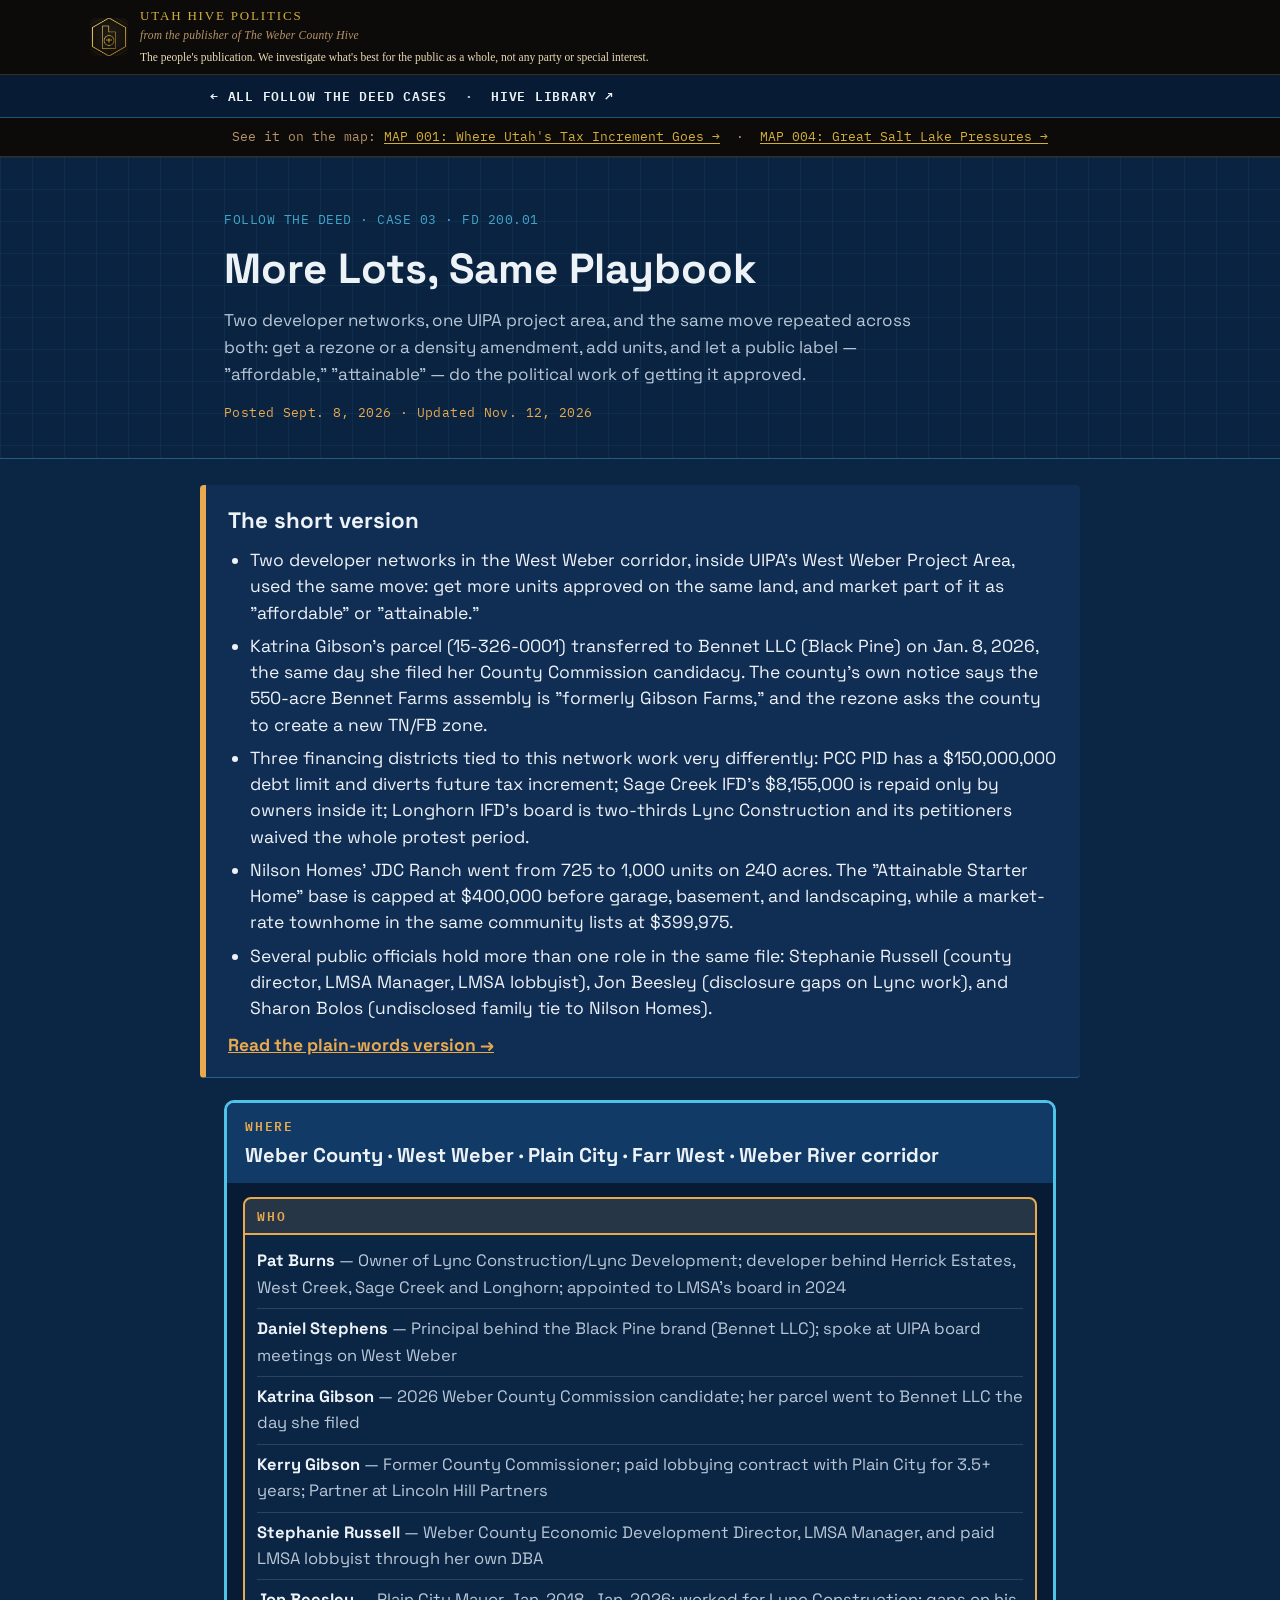
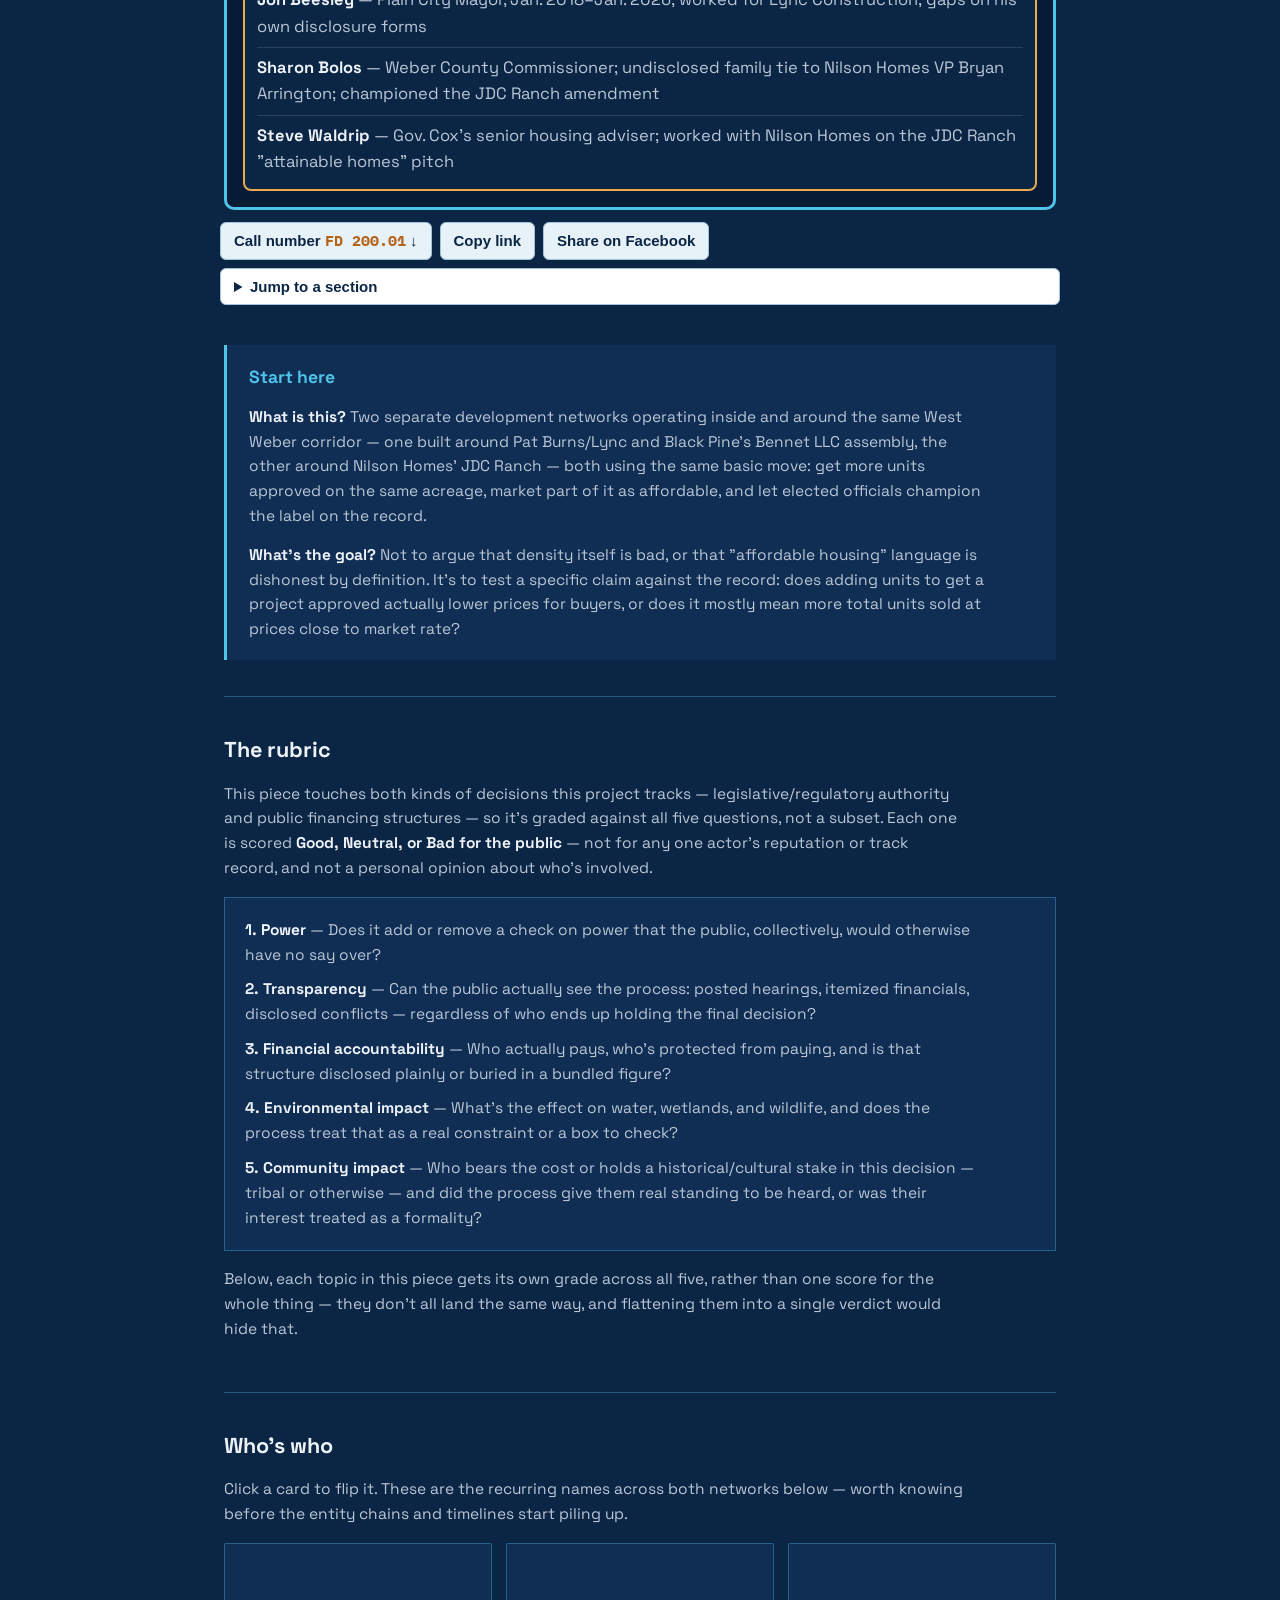
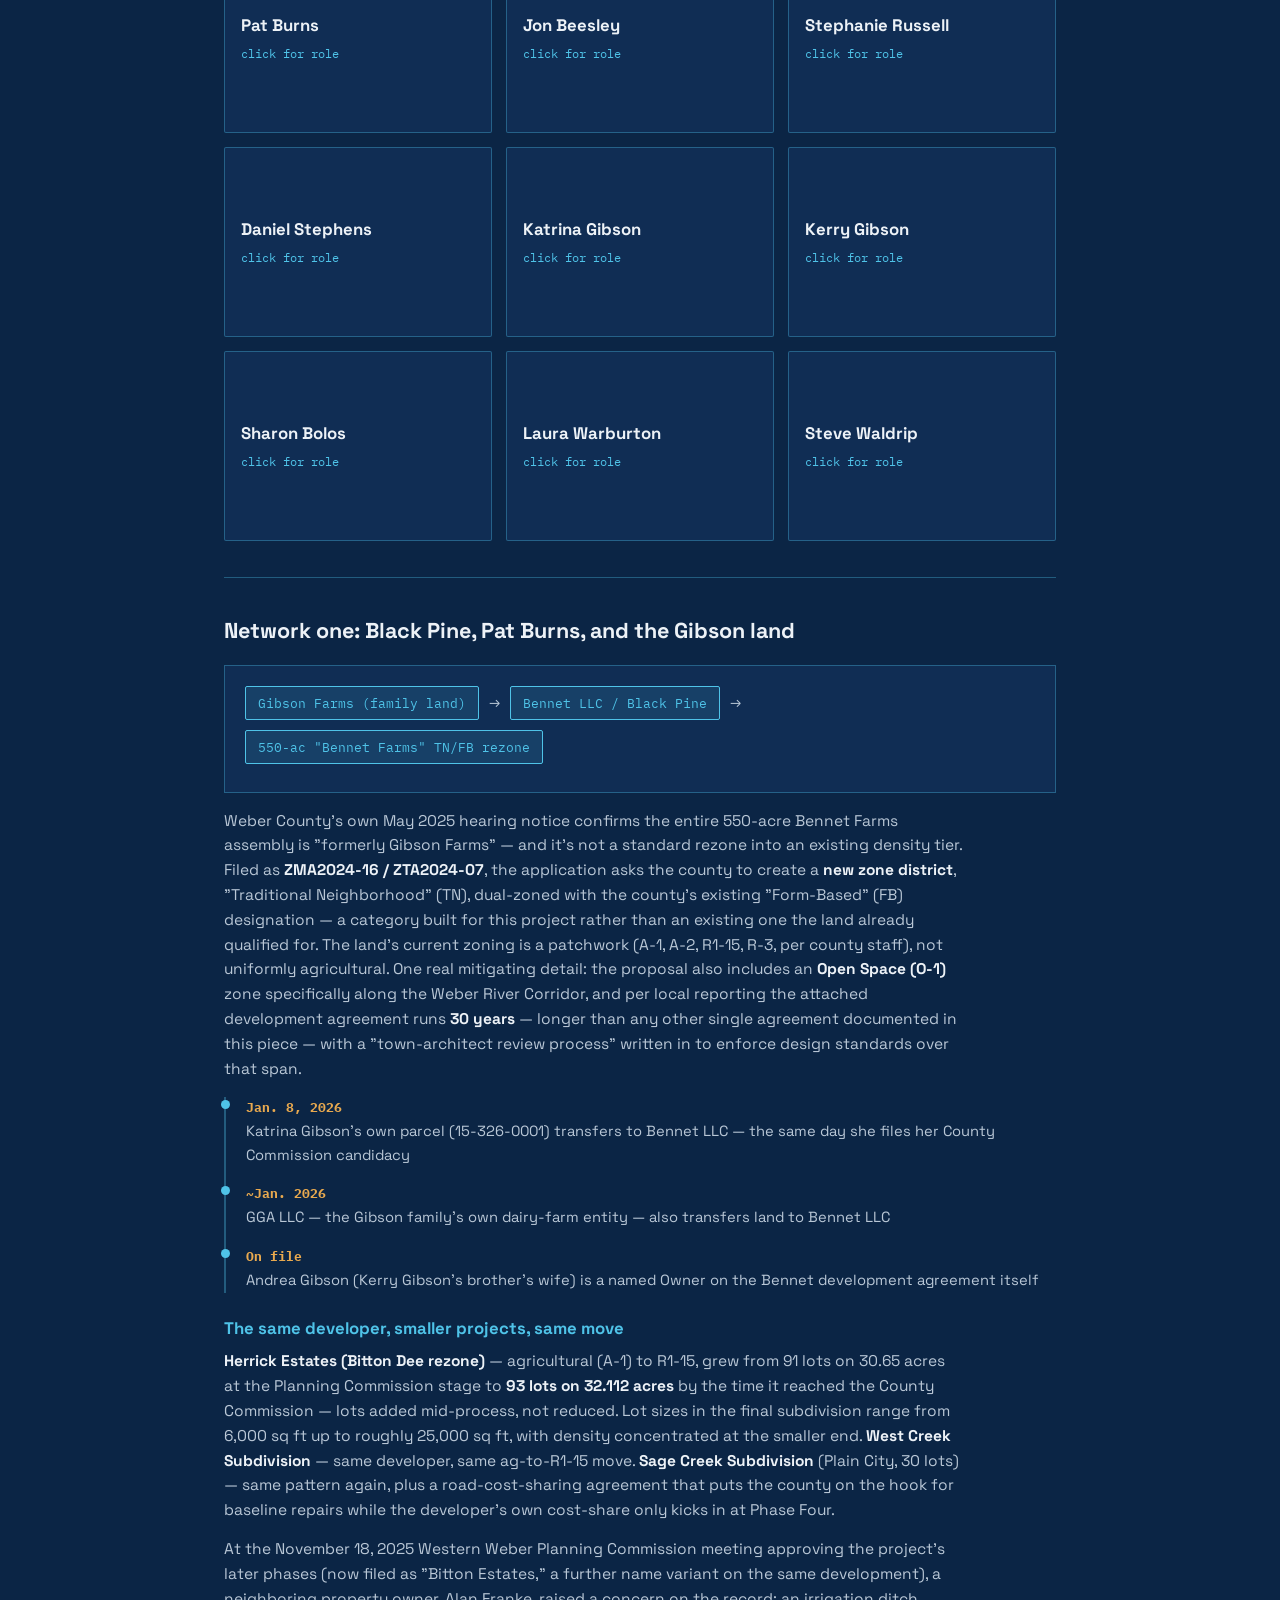
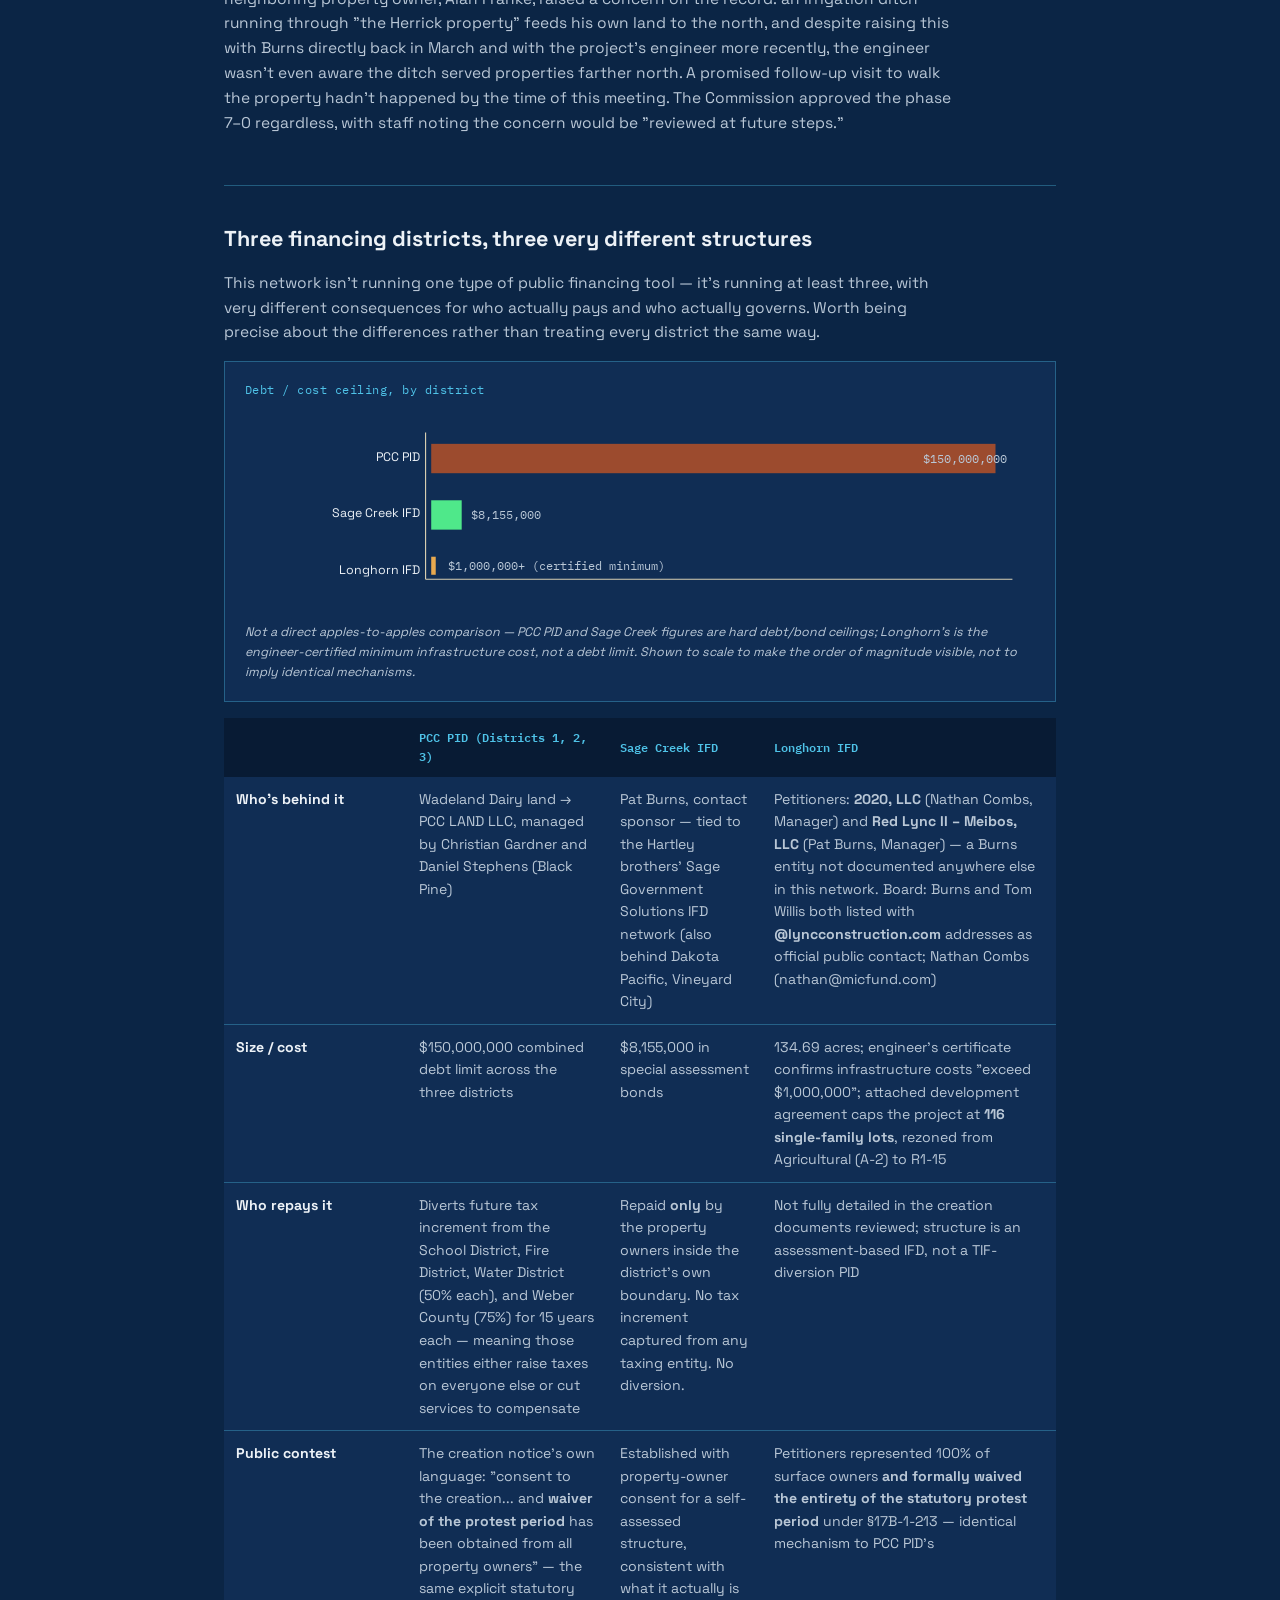
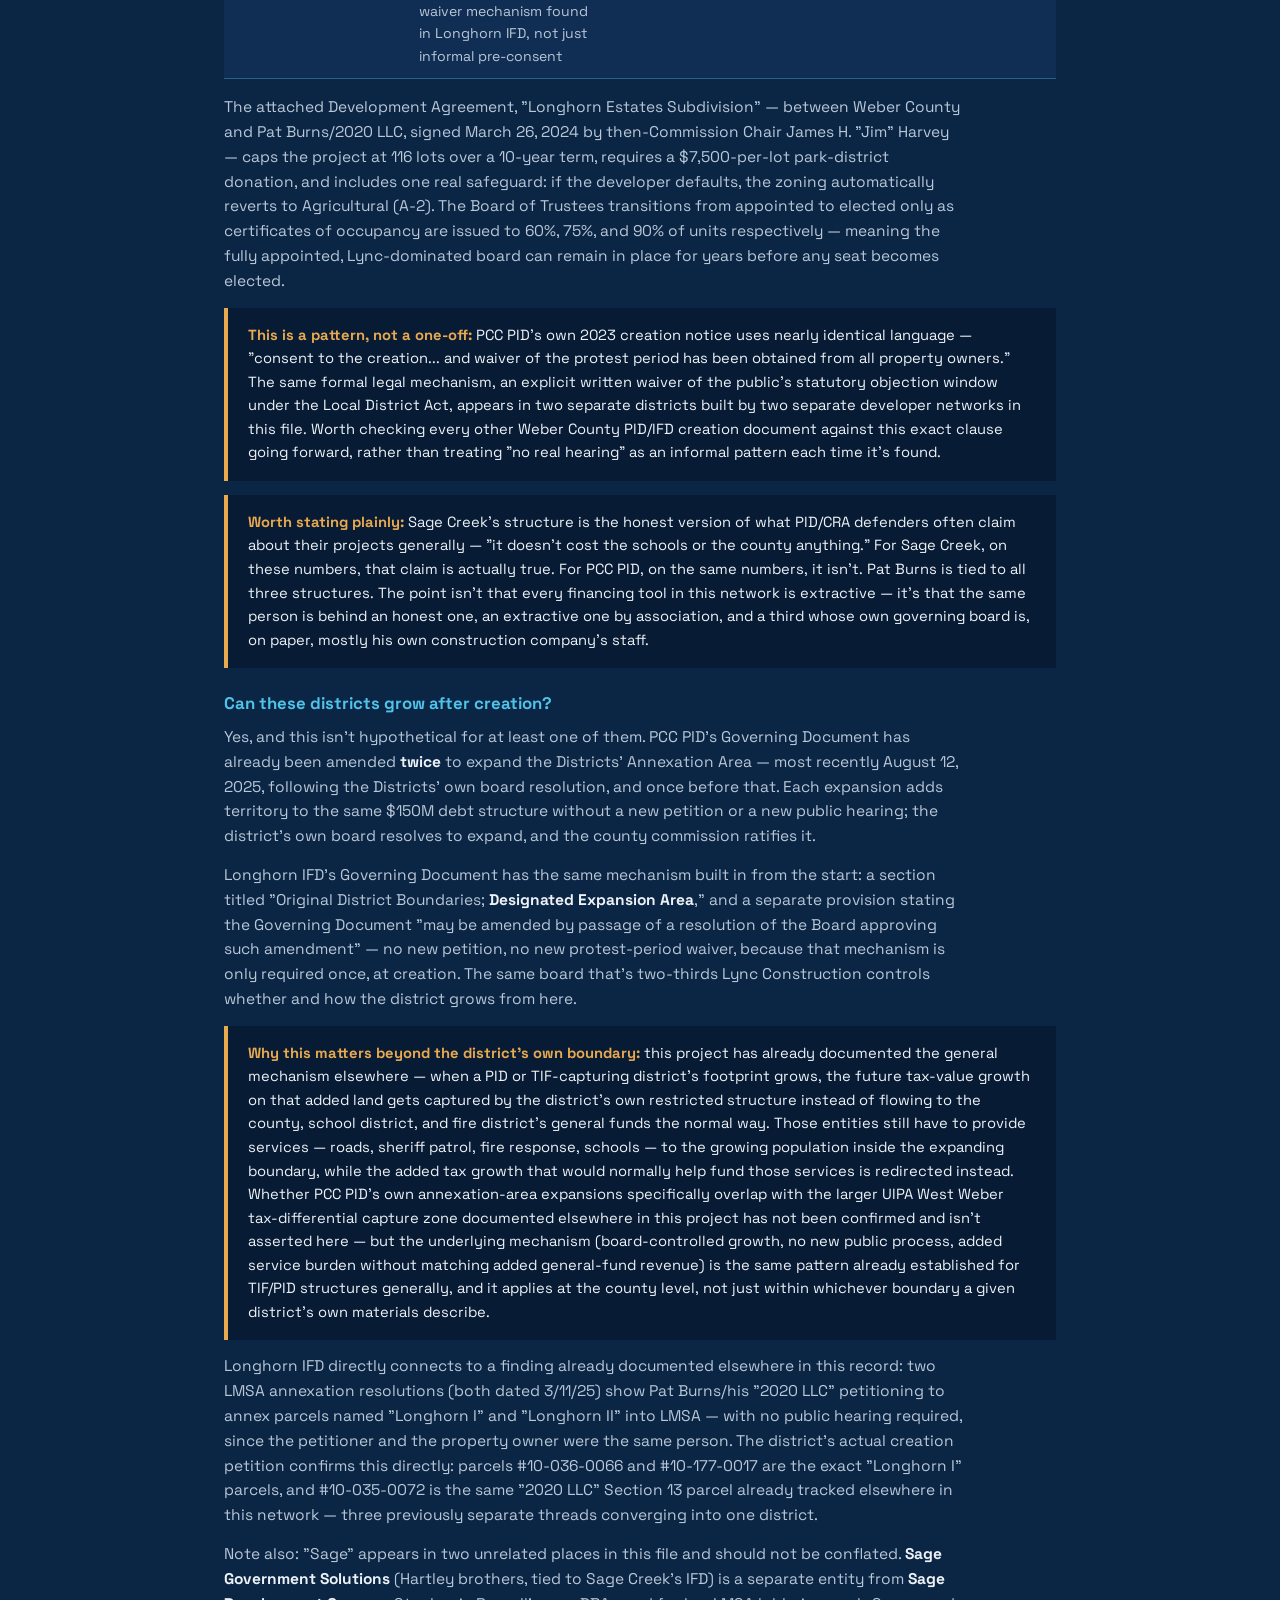
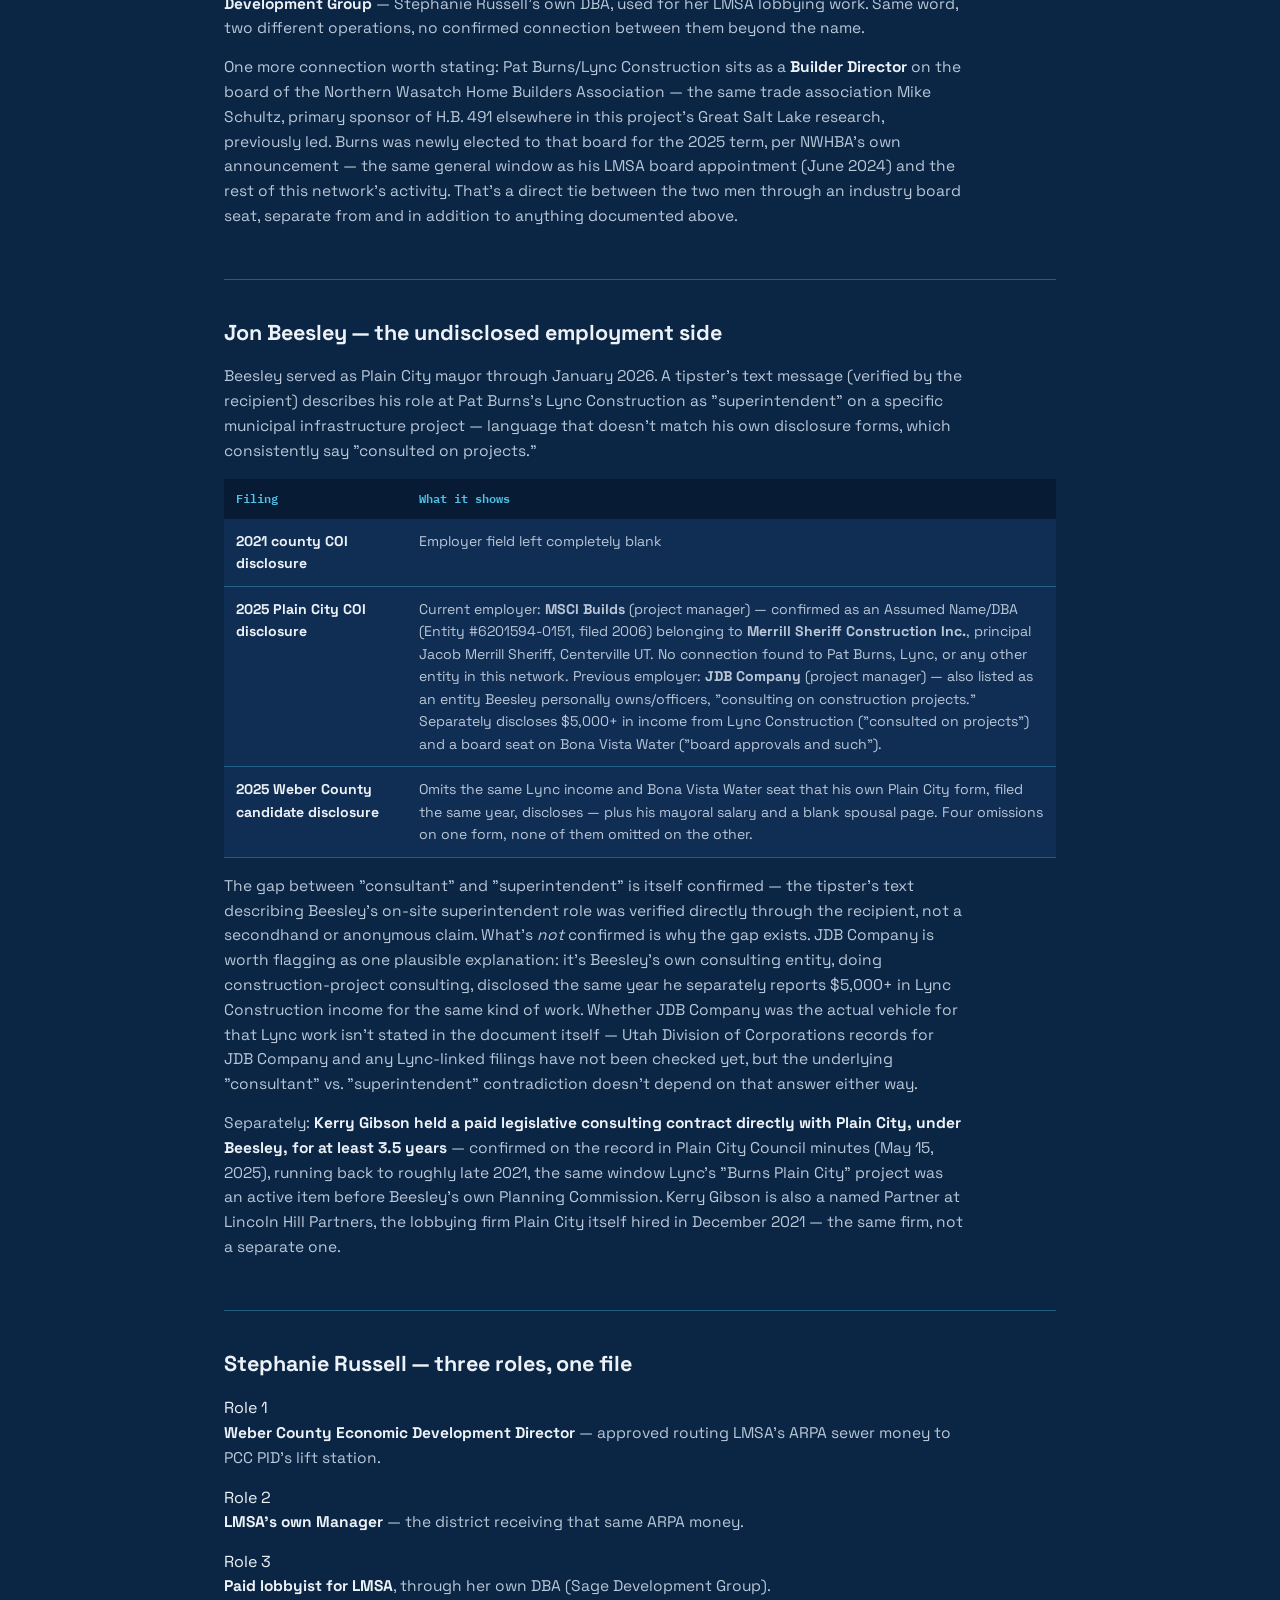
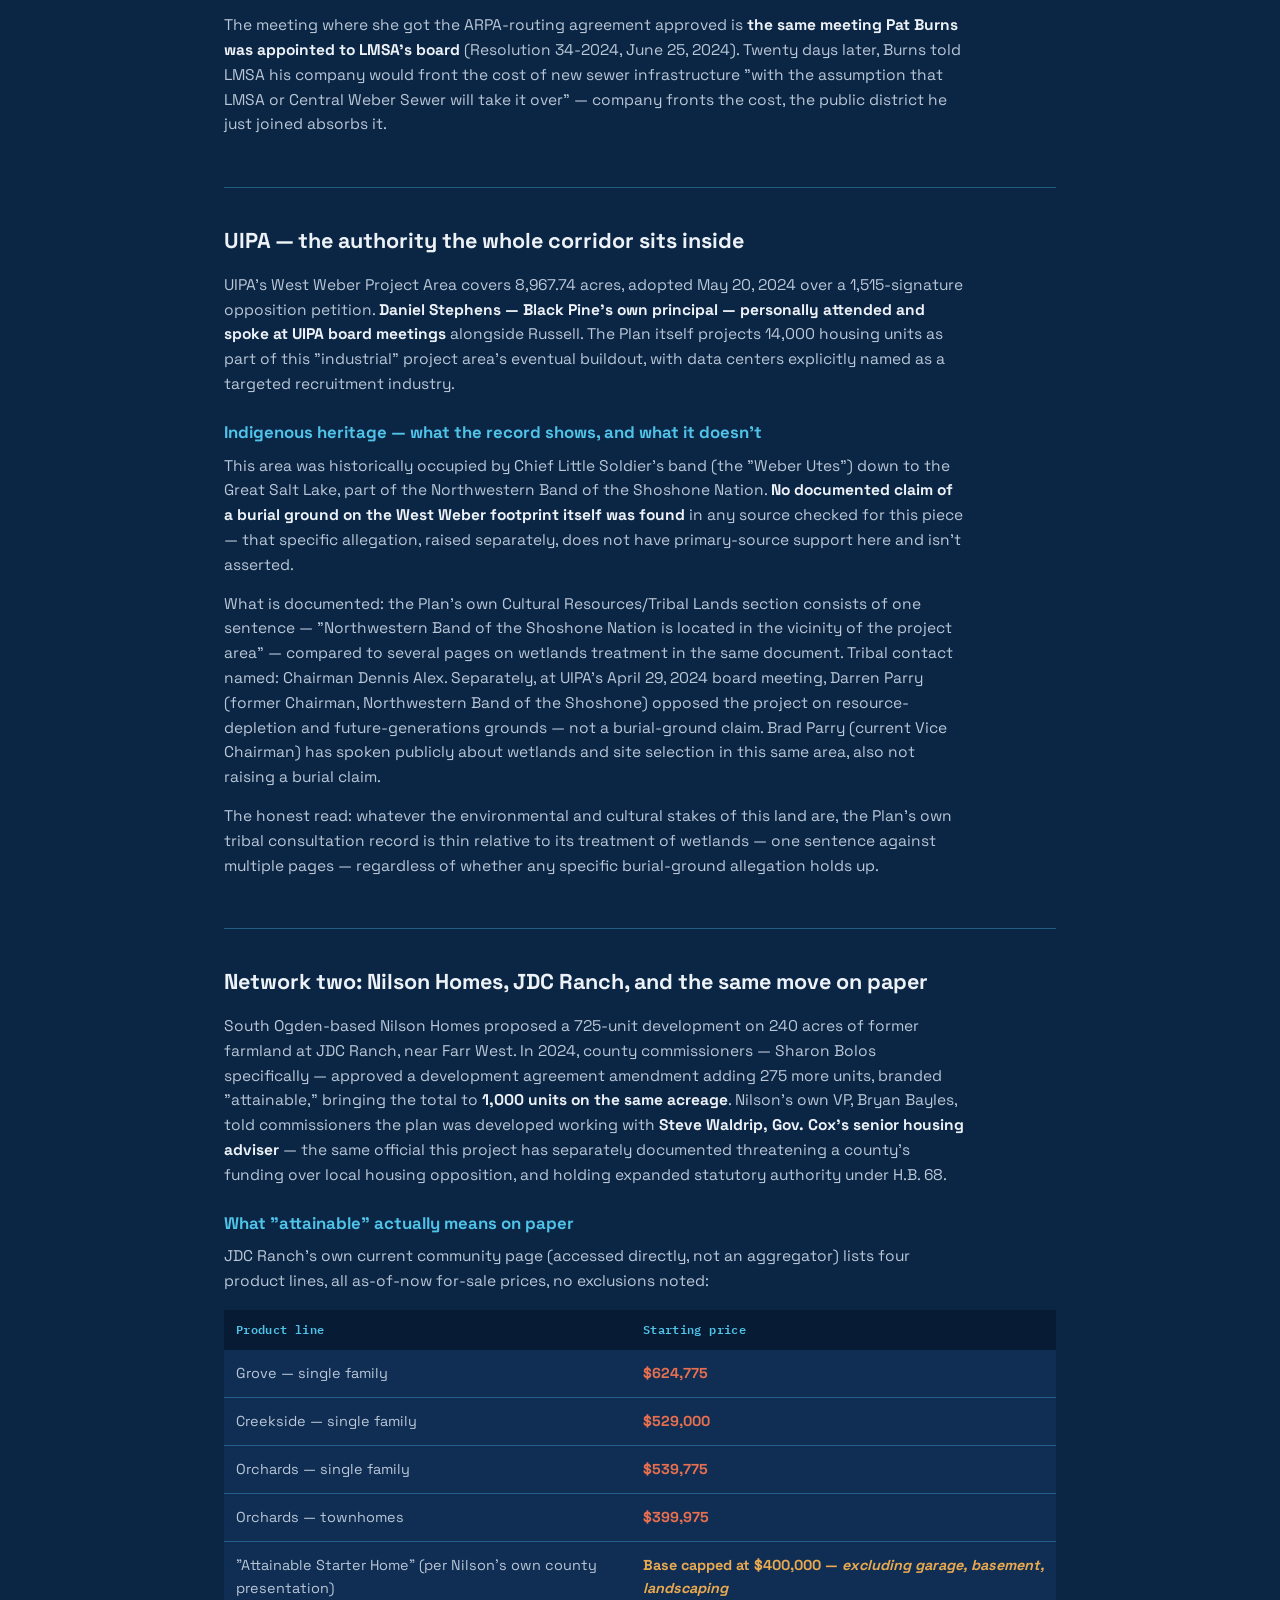
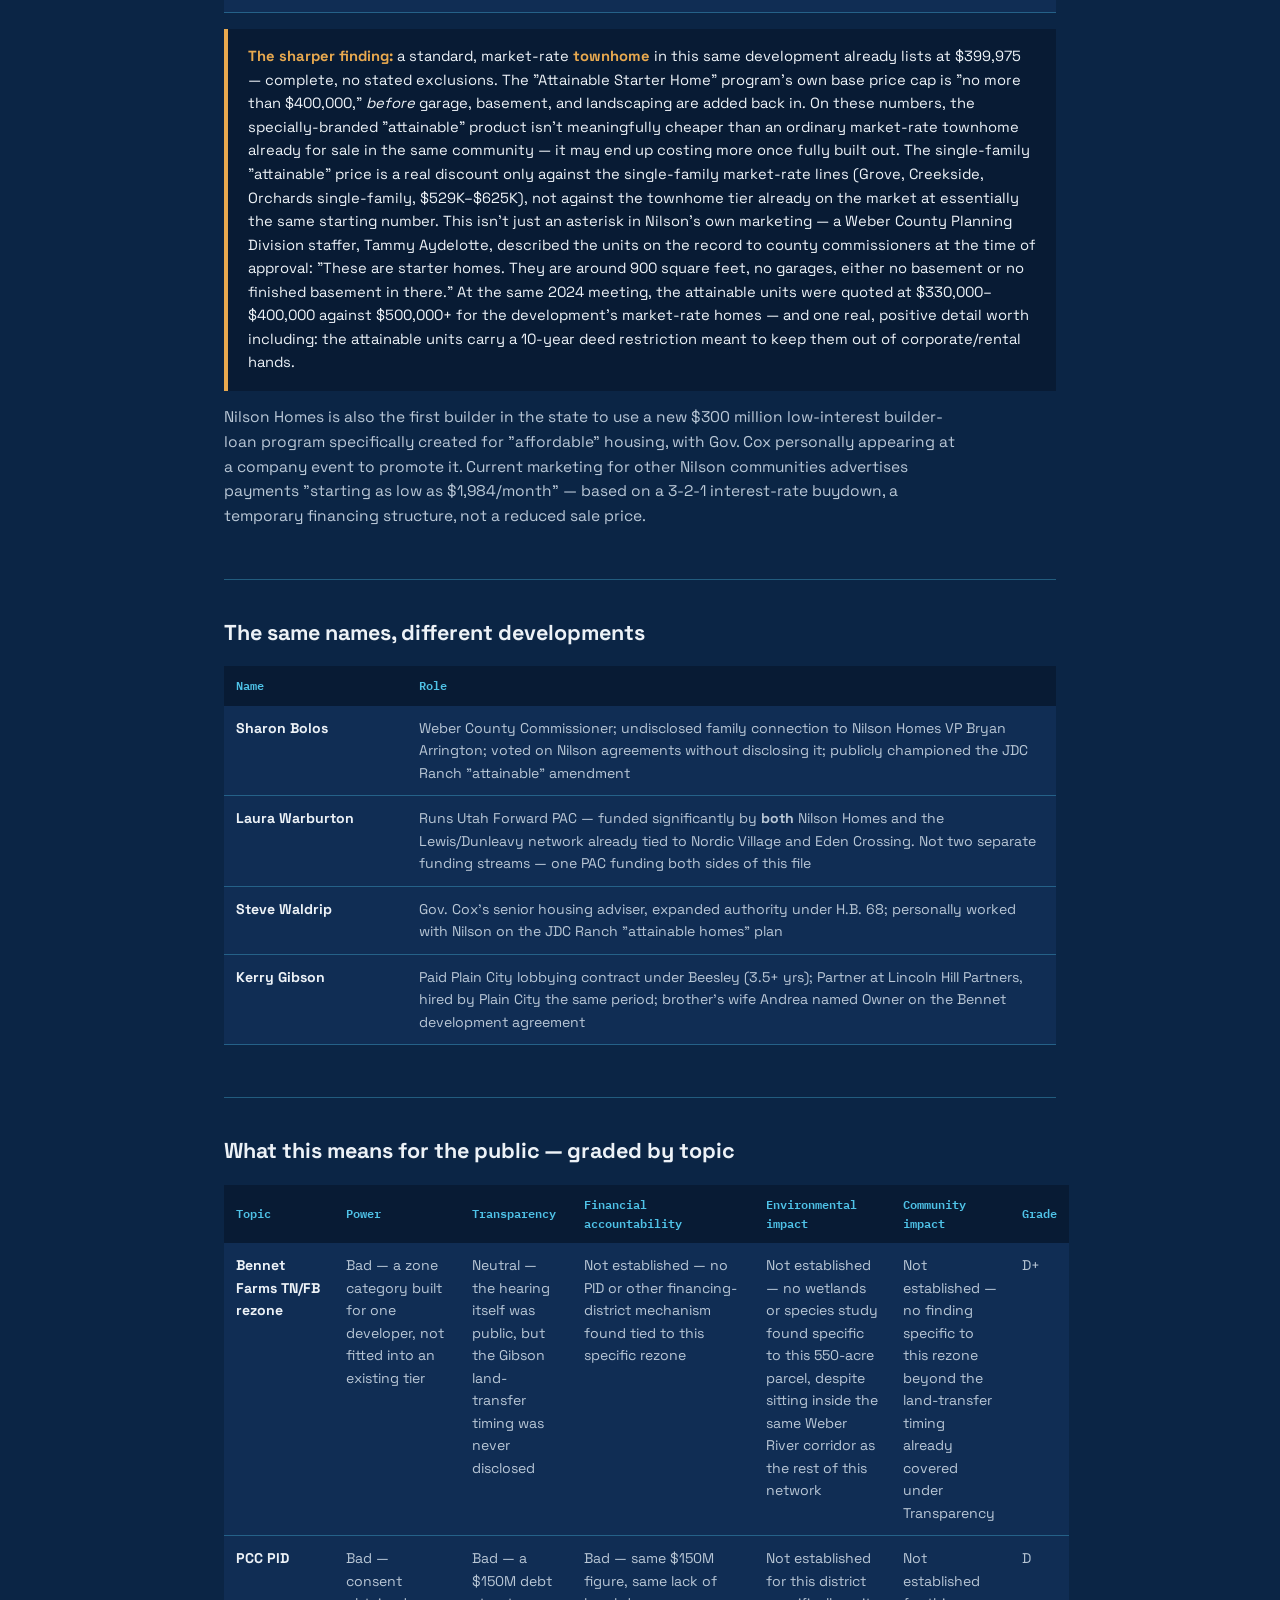
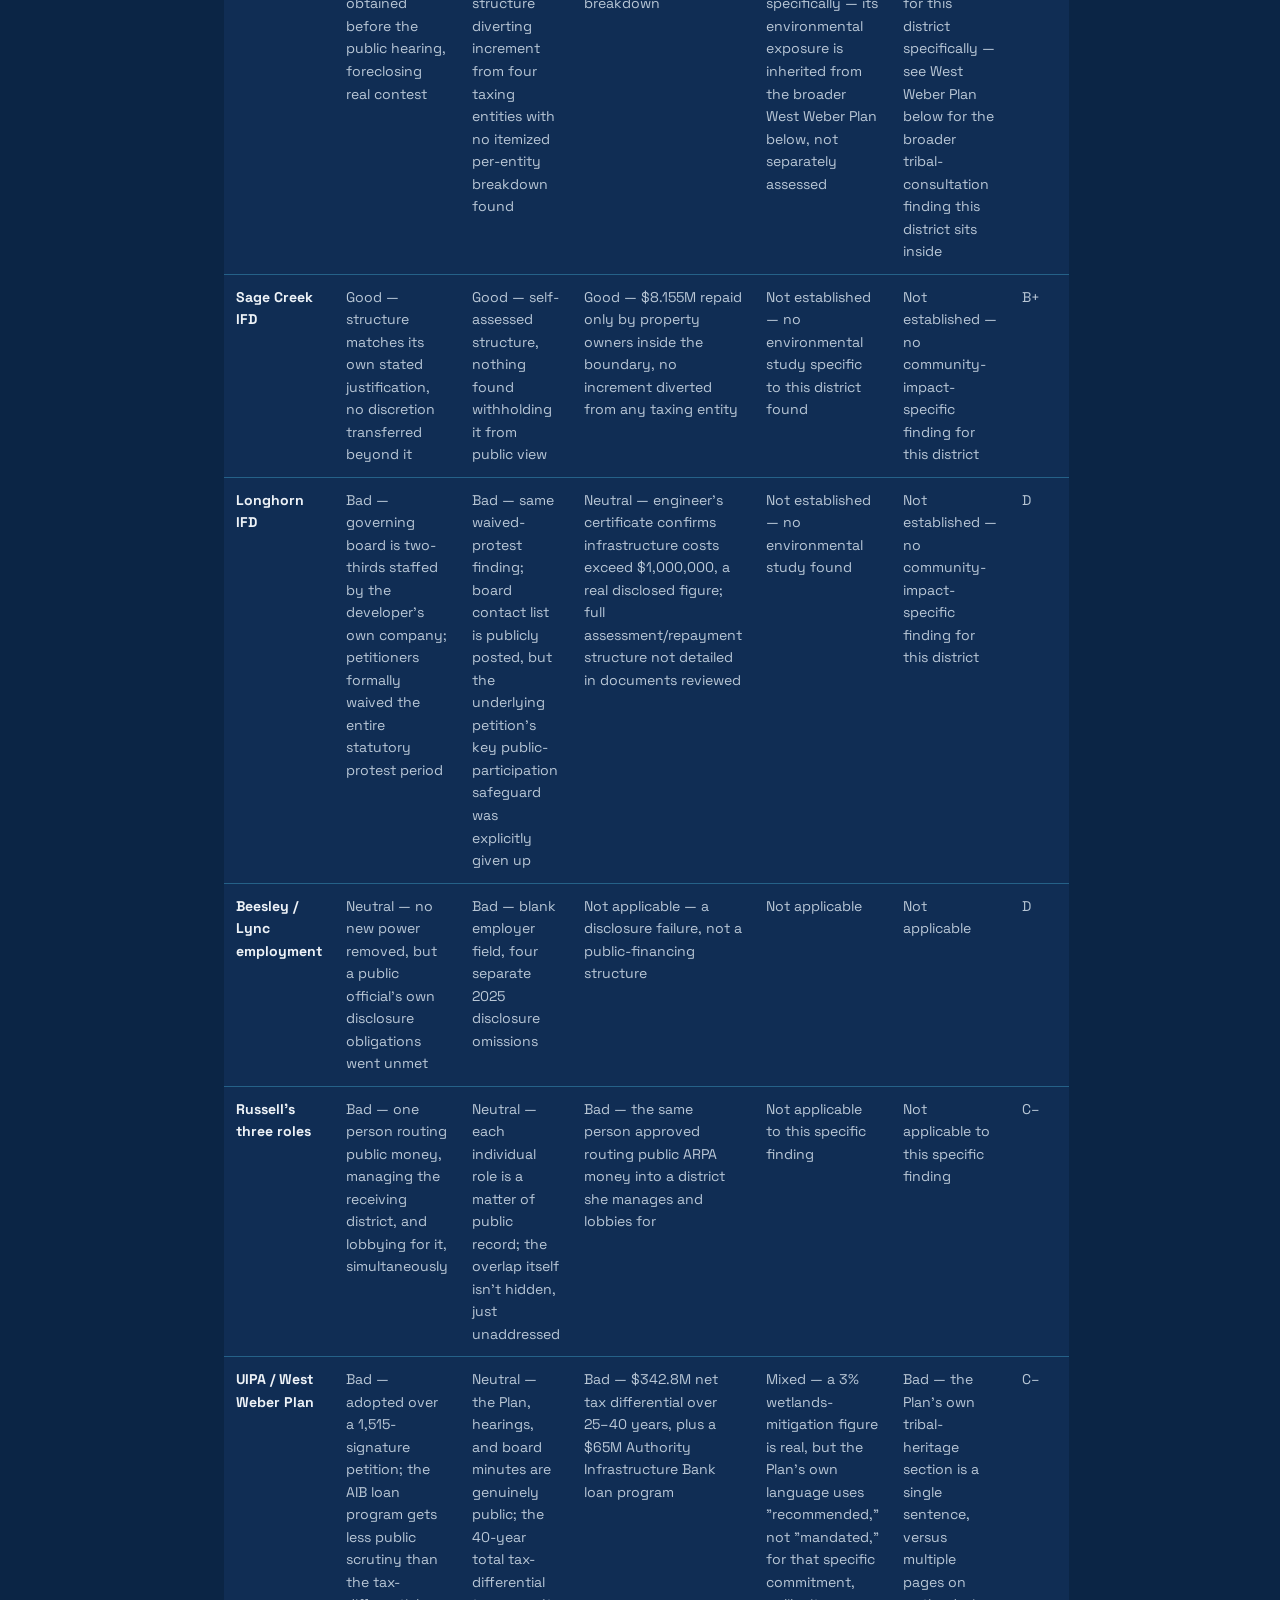
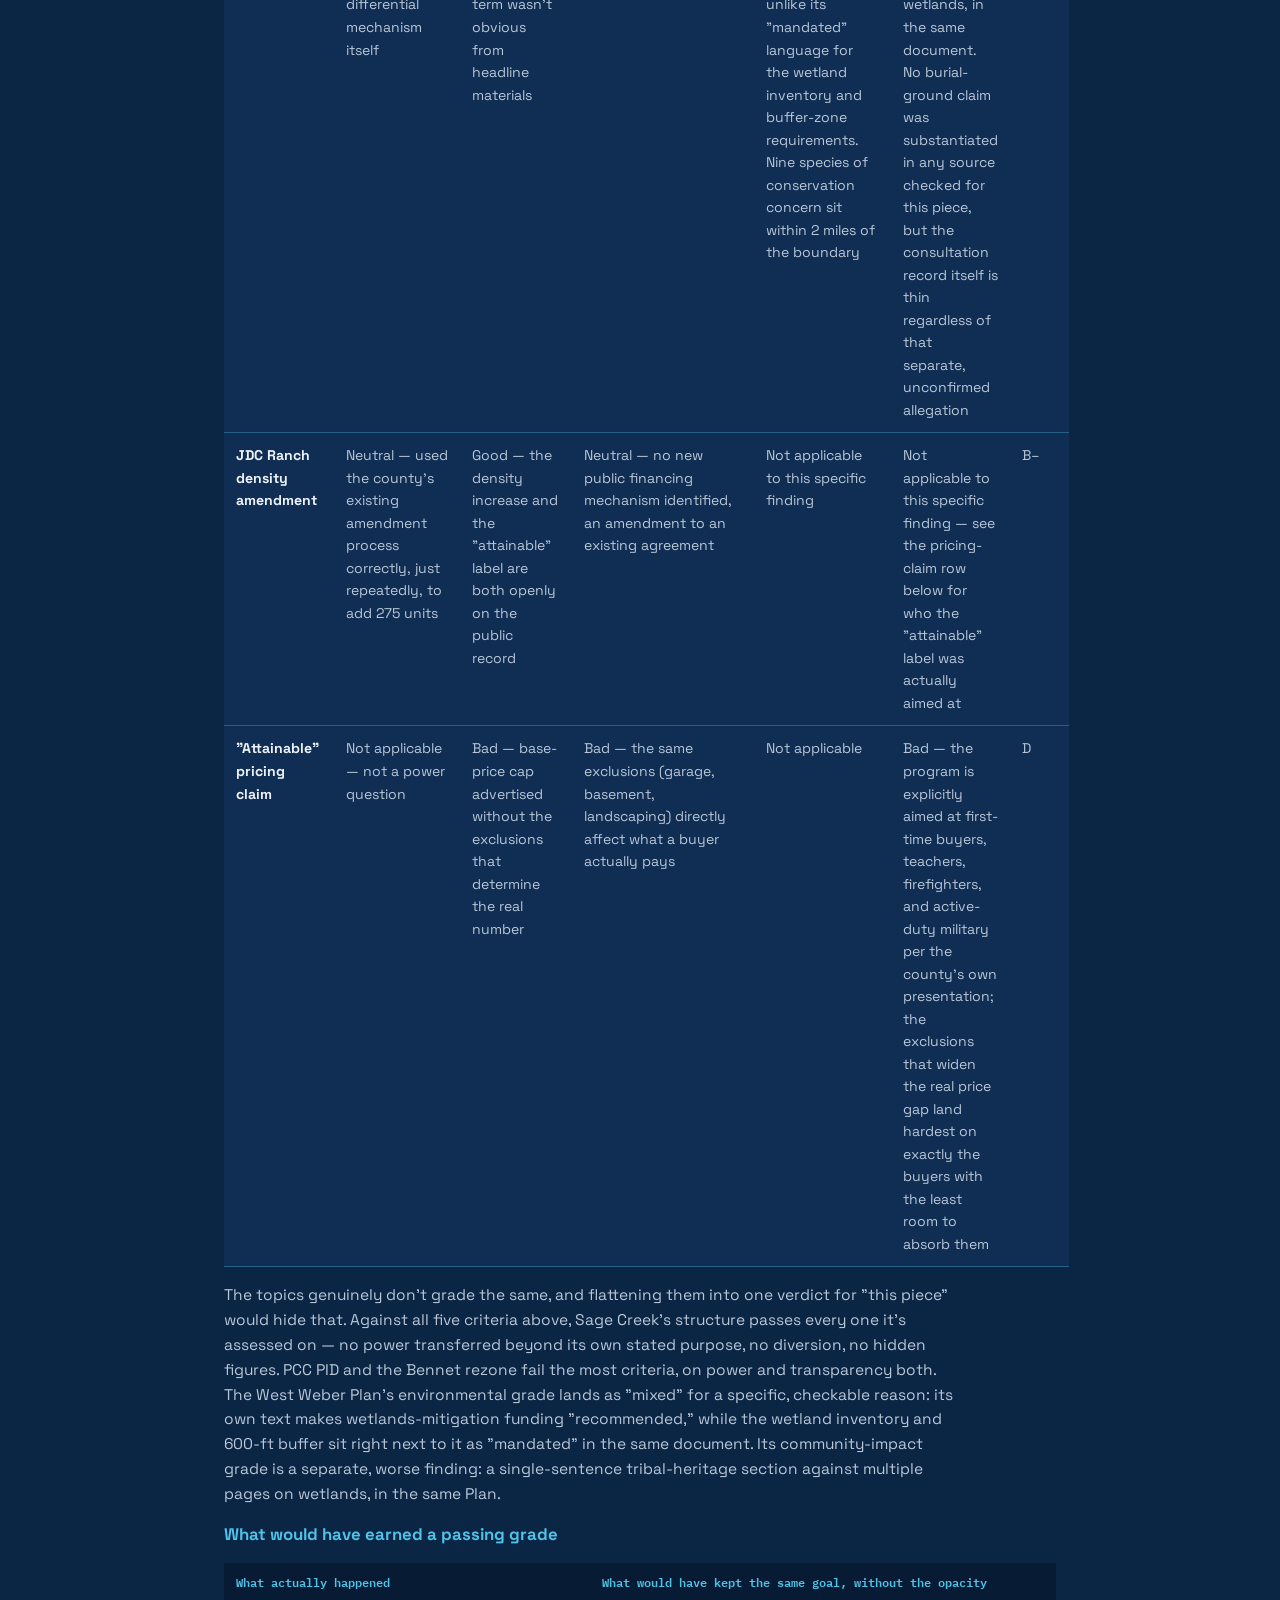
<file: weber-hive-west-weber-network.html>
<!DOCTYPE html>
<html lang="en">
<head>
<meta charset="UTF-8">
<meta name="viewport" content="width=device-width, initial-scale=1.0">
<title>More Lots, Same Playbook | Follow the Deed | Utah Hive Politics</title>
<meta name="description" content="Tracing Black Pine, Pat Burns, and Nilson Homes across West Weber's zoning and land-assembly network.">
<link rel="preconnect" href="https://fonts.googleapis.com">
<link rel="preconnect" href="https://fonts.gstatic.com" crossorigin>
<link href="https://fonts.googleapis.com/css2?family=IBM+Plex+Mono:wght@400;500;600&family=Space+Grotesk:wght@400;500;600;700&display=swap" rel="stylesheet">
<style>
  :root{
    --navy:#0B2545; --navy-deep:#081b34; --panel:#102d54;
    --cyan:#4FC3E8; --cyan-dim: rgba(79,195,232,0.35);
    --paper:#EDF2F7; --paper-dim:#B9C7D6;
    --amber:#E8A94F; --rust:#E8704F;
    --mono:'IBM Plex Mono', ui-monospace, monospace;
    --sans:'Space Grotesk', sans-serif;
  }
  *{box-sizing:border-box;}
  body{margin:0;background:var(--navy);color:var(--paper);font-family:var(--sans);line-height:1.6;}
  .wrap{max-width:880px;margin:0 auto;padding:0 24px;}
  a{color:var(--cyan);}

  .blueprint-bg{
    background-image:linear-gradient(var(--cyan-dim) 1px, transparent 1px),linear-gradient(90deg, var(--cyan-dim) 1px, transparent 1px);
    background-size:32px 32px;background-color:var(--navy-deep);opacity:0.18;position:absolute;inset:0;pointer-events:none;
  }
  header.masthead{position:relative;padding:52px 0 36px;border-bottom:1px solid var(--cyan-dim);overflow:hidden;}
  .repo-tag{font-family:var(--mono);font-size:12.5px;letter-spacing:0.04em;color:var(--cyan);margin-bottom:16px;}
  h1.title{font-size:clamp(28px,4.6vw,42px);font-weight:700;line-height:1.14;margin:0 0 14px;max-width:20ch;position:relative;}
  p.dek{font-size:17px;color:var(--paper-dim);max-width:64ch;margin:0;position:relative;}

  section{padding:36px 0;border-bottom:1px solid var(--cyan-dim);}
  h2{font-family:var(--sans);font-size:1.35rem;font-weight:700;margin:0 0 14px;color:var(--paper);}
  h3{font-family:var(--sans);font-size:1.05rem;font-weight:700;margin:22px 0 8px;color:var(--cyan);}
  p{margin:0 0 14px;max-width:74ch;color:var(--paper-dim);font-size:15.5px;}
  p b{color:var(--paper);}

  .start-here{background:var(--panel);border-left:3px solid var(--cyan);padding:18px 22px;}
  .start-here h2{color:var(--cyan);font-size:1.1rem;}
  .start-here p:last-child{margin-bottom:0;}

  .who-grid{display:grid;grid-template-columns:repeat(auto-fill,minmax(220px,1fr));gap:14px;margin-top:16px;}
  .who-card{perspective:800px;height:190px;cursor:pointer;}
  .who-face{
    position:absolute;inset:0;backface-visibility:hidden;border:1px solid var(--cyan-dim);
    border-radius:2px;padding:16px;display:flex;flex-direction:column;justify-content:center;
    transition:transform 0.5s;overflow:auto;
  }
  .who-card{position:relative;transform-style:preserve-3d;}
  .who-front{background:var(--panel);}
  .who-name{font-family:var(--sans);font-weight:700;font-size:1.05rem;color:var(--paper);display:block;margin-bottom:6px;}
  .who-hint{font-family:var(--mono);font-size:0.72rem;color:var(--cyan);}
  .who-back{background:var(--navy-deep);color:var(--paper-dim);font-size:0.86rem;line-height:1.45;transform:rotateY(180deg);}
  .who-card.flipped .who-front{transform:rotateY(180deg);}
  .who-card.flipped .who-back{transform:rotateY(0deg);}

  .entity-chain{background:var(--panel);border:1px solid var(--cyan-dim);padding:20px;margin:16px 0;}
  .ec-row{display:flex;align-items:center;gap:10px;flex-wrap:wrap;margin-bottom:8px;}
  .ec-node{font-family:var(--mono);font-size:12.5px;background:rgba(79,195,232,0.12);border:1px solid var(--cyan);color:var(--cyan);padding:6px 12px;border-radius:2px;}
  .ec-arrow{color:var(--paper-dim);font-size:14px;}

  .mini-timeline{position:relative;margin:16px 0 4px;padding-left:20px;border-left:2px solid var(--cyan-dim);}
  .mt-item{position:relative;padding-bottom:16px;}
  .mt-item:last-child{padding-bottom:0;}
  .mt-dot{position:absolute;left:-25px;top:3px;width:9px;height:9px;border-radius:50%;background:var(--cyan);}
  .mt-date{font-family:var(--mono);font-weight:700;font-size:0.82rem;color:var(--amber);display:block;margin-bottom:2px;}
  .mt-text{font-size:0.92rem;color:var(--paper-dim);}

  .price-table{width:100%;border-collapse:collapse;margin:16px 0;font-size:0.9rem;}
  .price-table th{background:var(--navy-deep);color:var(--cyan);text-align:left;padding:10px 12px;font-family:var(--mono);font-weight:600;font-size:0.78rem;letter-spacing:0.03em;}
  .price-table td{padding:12px;border-bottom:1px solid var(--cyan-dim);background:var(--panel);vertical-align:top;color:var(--paper-dim);}
  .price-table td.market{color:var(--rust);font-weight:700;}
  .price-table td.attain{color:var(--amber);font-weight:700;}

  .callout{background:var(--navy-deep);border-left:4px solid var(--amber);padding:16px 20px;margin:14px 0;font-size:0.92rem;}
  .callout b{color:var(--amber);}

  .caution-box{background:rgba(232,112,79,0.08);border:1px solid var(--rust);padding:14px 18px;margin:14px 0;font-size:0.88rem;color:var(--paper-dim);}
  .caution-box .label{font-family:var(--mono);font-size:0.72rem;letter-spacing:0.05em;color:var(--rust);display:block;margin-bottom:6px;font-weight:700;}

  .net-table{width:100%;border-collapse:collapse;margin:16px 0;font-size:0.88rem;}
  .net-table th{background:var(--navy-deep);color:var(--cyan);text-align:left;padding:10px 12px;font-family:var(--mono);font-weight:600;font-size:0.75rem;}
  .net-table td{padding:11px 12px;border-bottom:1px solid var(--cyan-dim);background:var(--panel);vertical-align:top;color:var(--paper-dim);}
  .net-table tr td:first-child{font-weight:700;color:var(--paper);width:22%;}

  .fix-table{width:100%;border-collapse:collapse;margin:16px 0;font-size:0.86rem;}
  .fix-table th{background:var(--navy-deep);color:var(--cyan);text-align:left;padding:10px 12px;font-family:var(--mono);font-weight:600;font-size:0.75rem;}
  .fix-table td{padding:11px 12px;border-bottom:1px solid var(--cyan-dim);vertical-align:top;color:var(--paper-dim);}
  .fix-table tr td:first-child{background:rgba(232,112,79,0.08);border-right:3px solid var(--rust);width:44%;}
  .fix-table tr td:last-child{background:var(--panel);border-left:3px solid #4FE88A;}

  .chart-box{background:var(--panel);border:1px solid var(--cyan-dim);padding:18px 20px;margin:16px 0;}
  .chart-title{font-family:var(--mono);font-size:0.78rem;letter-spacing:0.04em;color:var(--cyan);margin-bottom:10px;}
  .chart-box svg{width:100%;height:auto;display:block;}
  .chart-label{font-size:11px;fill:var(--paper);font-family:var(--sans);}
  .chart-value{font-size:11px;fill:var(--paper-dim);font-family:var(--mono);}
  .chart-note{font-size:0.78rem;color:var(--paper-dim);margin-top:10px;font-style:italic;}

  .grade-box{display:flex;gap:14px;align-items:center;background:var(--panel);border:1px solid var(--cyan-dim);padding:16px 20px;margin:16px 0;}
  .grade-box .letter{font-family:var(--mono);font-size:2rem;font-weight:700;color:var(--amber);line-height:1;}
  .grade-box .desc{font-size:0.9rem;color:var(--paper-dim);}

  .questions-box{background:var(--navy-deep);border-left:4px solid var(--rust);padding:26px;}
  .questions-box .qw-label{font-family:var(--mono);color:var(--rust);font-size:0.78rem;letter-spacing:0.06em;margin-bottom:14px;}
  .questions-box ol{margin:0;padding-left:20px;}
  .questions-box li{font-size:1rem;color:var(--paper);margin-bottom:14px;}

  details.sources-toggle{background:var(--panel);border:1px solid var(--cyan-dim);margin:10px 0;}
  details.sources-toggle summary{cursor:pointer;padding:12px 16px;font-weight:700;color:var(--cyan);list-style:none;font-family:var(--mono);font-size:0.85rem;}
  details.sources-toggle summary::-webkit-details-marker{display:none;}
  details.sources-toggle summary::before{content:"+ ";}
  details.sources-toggle[open] summary::before{content:"\2212 ";}
  details.sources-toggle .body{padding:0 16px 16px;font-size:0.85rem;color:var(--paper-dim);}
  details.sources-toggle ul{margin:0;padding-left:18px;}
  details.sources-toggle li{margin-bottom:6px;}

  footer{padding:30px 0 56px;font-family:var(--mono);font-size:12px;color:var(--paper-dim);}
  ul{padding-left:20px;color:var(--paper-dim);font-size:15.5px;}
  li{margin-bottom:6px;}
</style>
<link rel="stylesheet" href="fd-parts.css?v=5">
</head>
<body>
<div class="hb-bar"><a href="https://webercountyhive.substack.com/" target="_blank" rel="noopener"><img src="uhp-badge.png" alt="Utah Hive Politics logo"><span><span class="hb-name">Utah Hive Politics</span><span class="hb-sub">from the publisher of The Weber County Hive</span><span class="hb-line-top">The people's publication. We investigate what's best for the public as a whole, not any party or special interest.</span></span></a></div>
<div class="up-top"><div class="in"><span><a href="index.html">← All Follow the Deed cases</a> &nbsp;·&nbsp; <a href="https://weber-county-hive.github.io/-weber-county-hive-index/">Hive library ↗</a></span></div></div>

<!-- Utah Maps link -->
<div style="background:#0d0b0a;border-bottom:1px solid #3a2f1c;padding:9px 16px;text-align:center;font-family:'IBM Plex Mono',ui-monospace,Menlo,monospace;font-size:13px;line-height:1.5;color:#b8956a;">See it on the map: <a href="https://weber-county-hive.github.io/utah-maps/utah-tax-increment-map.html" style="color:#d4af37;text-decoration:underline;text-underline-offset:2px;">MAP 001: Where Utah's Tax Increment Goes &rarr;</a> &nbsp;&middot;&nbsp; <a href="https://weber-county-hive.github.io/utah-maps/great-salt-lake-pressures.html" style="color:#d4af37;text-decoration:underline;text-underline-offset:2px;">MAP 004: Great Salt Lake Pressures &rarr;</a></div>


<header class="masthead">
  <div class="blueprint-bg"></div>
  <div class="wrap">
    <div class="repo-tag">FOLLOW THE DEED &middot; CASE 03 · FD 200.01</div>
    <h1 class="title">More Lots, Same Playbook</h1>
    <p class="dek">Two developer networks, one UIPA project area, and the same move repeated across both: get a rezone or a density amendment, add units, and let a public label — "affordable," "attainable" — do the political work of getting it approved.</p>
    <div class="pub-date">Posted Sept. 8, 2026 · Updated Nov. 12, 2026</div>
  </div>
</header>
<section class="up-short"><h2>The short version</h2><ul><li>Two developer networks in the West Weber corridor, inside UIPA's West Weber Project Area, used the same move: get more units approved on the same land, and market part of it as "affordable" or "attainable."</li><li>Katrina Gibson's parcel (15-326-0001) transferred to Bennet LLC (Black Pine) on Jan. 8, 2026, the same day she filed her County Commission candidacy. The county's own notice says the 550-acre Bennet Farms assembly is "formerly Gibson Farms," and the rezone asks the county to create a new TN/FB zone.</li><li>Three financing districts tied to this network work very differently: PCC PID has a $150,000,000 debt limit and diverts future tax increment; Sage Creek IFD's $8,155,000 is repaid only by owners inside it; Longhorn IFD's board is two-thirds Lync Construction and its petitioners waived the whole protest period.</li><li>Nilson Homes' JDC Ranch went from 725 to 1,000 units on 240 acres. The "Attainable Starter Home" base is capped at $400,000 before garage, basement, and landscaping, while a market-rate townhome in the same community lists at $399,975.</li><li>Several public officials hold more than one role in the same file: Stephanie Russell (county director, LMSA Manager, LMSA lobbyist), Jon Beesley (disclosure gaps on Lync work), and Sharon Bolos (undisclosed family tie to Nilson Homes).</li></ul><p class="up-short-more"><a href="weber-hive-west-weber-network-plain.html">Read the plain-words version →</a></p></section>
<div class="up-ww"><div class="up-where"><div class="up-where-h"><div class="up-lbl">WHERE</div><div class="pl">Weber County · West Weber · Plain City · Farr West · Weber River corridor</div></div><div class="up-who"><div class="up-who-h">WHO</div><ul><li><b>Pat Burns</b> — Owner of Lync Construction/Lync Development; developer behind Herrick Estates, West Creek, Sage Creek and Longhorn; appointed to LMSA's board in 2024</li><li><b>Daniel Stephens</b> — Principal behind the Black Pine brand (Bennet LLC); spoke at UIPA board meetings on West Weber</li><li><b>Katrina Gibson</b> — 2026 Weber County Commission candidate; her parcel went to Bennet LLC the day she filed</li><li><b>Kerry Gibson</b> — Former County Commissioner; paid lobbying contract with Plain City for 3.5+ years; Partner at Lincoln Hill Partners</li><li><b>Stephanie Russell</b> — Weber County Economic Development Director, LMSA Manager, and paid LMSA lobbyist through her own DBA</li><li><b>Jon Beesley</b> — Plain City Mayor, Jan. 2018–Jan. 2026; worked for Lync Construction; gaps on his own disclosure forms</li><li><b>Sharon Bolos</b> — Weber County Commissioner; undisclosed family tie to Nilson Homes VP Bryan Arrington; championed the JDC Ranch amendment</li><li><b>Steve Waldrip</b> — Gov. Cox's senior housing adviser; worked with Nilson Homes on the JDC Ranch "attainable homes" pitch</li></ul></div></div></div>


<div class="wrap">

<section>
  <div class="start-here">
    <h2>Start here</h2>
    <p><b>What is this?</b> Two separate development networks operating inside and around the same West Weber corridor — one built around Pat Burns/Lync and Black Pine's Bennet LLC assembly, the other around Nilson Homes' JDC Ranch — both using the same basic move: get more units approved on the same acreage, market part of it as affordable, and let elected officials champion the label on the record.</p>
    <p><b>What's the goal?</b> Not to argue that density itself is bad, or that "affordable housing" language is dishonest by definition. It's to test a specific claim against the record: does adding units to get a project approved actually lower prices for buyers, or does it mostly mean more total units sold at prices close to market rate?</p>
  </div>
</section>

<section>
  <h2>The rubric</h2>
  <p>This piece touches both kinds of decisions this project tracks — legislative/regulatory authority and public financing structures — so it's graded against all five questions, not a subset. Each one is scored <b>Good, Neutral, or Bad for the public</b> — not for any one actor's reputation or track record, and not a personal opinion about who's involved.</p>
  <div class="entity-chain">
    <p style="margin-bottom:10px;"><b>1. Power</b> — Does it add or remove a check on power that the public, collectively, would otherwise have no say over?</p>
    <p style="margin-bottom:10px;"><b>2. Transparency</b> — Can the public actually see the process: posted hearings, itemized financials, disclosed conflicts — regardless of who ends up holding the final decision?</p>
    <p style="margin-bottom:10px;"><b>3. Financial accountability</b> — Who actually pays, who's protected from paying, and is that structure disclosed plainly or buried in a bundled figure?</p>
    <p style="margin-bottom:10px;"><b>4. Environmental impact</b> — What's the effect on water, wetlands, and wildlife, and does the process treat that as a real constraint or a box to check?</p>
    <p style="margin-bottom:0;"><b>5. Community impact</b> — Who bears the cost or holds a historical/cultural stake in this decision — tribal or otherwise — and did the process give them real standing to be heard, or was their interest treated as a formality?</p>
  </div>
  <p>Below, each topic in this piece gets its own grade across all five, rather than one score for the whole thing — they don't all land the same way, and flattening them into a single verdict would hide that.</p>
</section>

<section>
  <h2>Who's who</h2>
  <p>Click a card to flip it. These are the recurring names across both networks below — worth knowing before the entity chains and timelines start piling up.</p>
  <div class="who-grid" id="whoGrid">
    <div class="who-card" data-flip>
      <div class="who-face who-front"><span class="who-name">Pat Burns</span><span class="who-hint">click for role</span></div>
      <div class="who-face who-back">Owner of Lync Construction/Lync Development. Developer behind Herrick Estates, West Creek, Sage Creek, and the 2020 LLC land assembled into LMSA — appointed to LMSA's own board in 2024. Also a Builder Director on the Northern Wasatch Home Builders Association board — the same trade association Mike Schultz previously led.</div>
    </div>
    <div class="who-card" data-flip>
      <div class="who-face who-front"><span class="who-name">Jon Beesley</span><span class="who-hint">click for role</span></div>
      <div class="who-face who-back">Plain City Mayor, Jan. 2018–Jan. 2026. Worked for Pat Burns's Lync Construction during his tenure; multiple undisclosed-employment gaps on his own COI filings.</div>
    </div>
    <div class="who-card" data-flip>
      <div class="who-face who-front"><span class="who-name">Stephanie Russell</span><span class="who-hint">click for role</span></div>
      <div class="who-face who-back">Weber County Economic Development Director, LMSA's own Manager, and a paid lobbyist for LMSA through her own DBA — three roles, one person.</div>
    </div>
    <div class="who-card" data-flip>
      <div class="who-face who-front"><span class="who-name">Daniel Stephens</span><span class="who-hint">click for role</span></div>
      <div class="who-face who-back">Principal behind the "Black Pine" brand (Bennet LLC and related entities). Personally attended and spoke at UIPA board meetings shaping the West Weber project area.</div>
    </div>
    <div class="who-card" data-flip>
      <div class="who-face who-front"><span class="who-name">Katrina Gibson</span><span class="who-hint">click for role</span></div>
      <div class="who-face who-back">2026 Weber County Commission candidate (eliminated in the June 23, 2026 primary, per the Standard-Examiner). Her own family parcel transferred to Bennet LLC (Black Pine) the same day she filed her candidacy.</div>
    </div>
    <div class="who-card" data-flip>
      <div class="who-face who-front"><span class="who-name">Kerry Gibson</span><span class="who-hint">click for role</span></div>
      <div class="who-face who-back">Katrina's husband, former County Commissioner. Held a paid lobbying contract with Plain City under Beesley for 3.5+ years; Partner at Lincoln Hill Partners, the firm Plain City hired the same period.</div>
    </div>
    <div class="who-card" data-flip>
      <div class="who-face who-front"><span class="who-name">Sharon Bolos</span><span class="who-hint">click for role</span></div>
      <div class="who-face who-back">Weber County Commissioner. Undisclosed family connection to Nilson Homes VP Bryan Arrington; publicly championed the JDC Ranch "attainable" density amendment.</div>
    </div>
    <div class="who-card" data-flip>
      <div class="who-face who-front"><span class="who-name">Laura Warburton</span><span class="who-hint">click for role</span></div>
      <div class="who-face who-back">Runs Utah Forward PAC — funded by both Nilson Homes and the Lewis/Dunleavy network already tied to Nordic Village and Eden Crossing.</div>
    </div>
    <div class="who-card" data-flip>
      <div class="who-face who-front"><span class="who-name">Steve Waldrip</span><span class="who-hint">click for role</span></div>
      <div class="who-face who-back">Gov. Cox's senior housing adviser, expanded statutory authority under H.B. 68. Personally worked with Nilson Homes on the JDC Ranch "attainable homes" pitch.</div>
    </div>
  </div>
</section>

<section>
  <h2>Network one: Black Pine, Pat Burns, and the Gibson land</h2>

  <div class="entity-chain">
    <div class="ec-row">
      <span class="ec-node">Gibson Farms (family land)</span>
      <span class="ec-arrow">&rarr;</span>
      <span class="ec-node">Bennet LLC / Black Pine</span>
      <span class="ec-arrow">&rarr;</span>
      <span class="ec-node">550-ac "Bennet Farms" TN/FB rezone</span>
    </div>
  </div>

  <p>Weber County's own May 2025 hearing notice confirms the entire 550-acre Bennet Farms assembly is "formerly Gibson Farms" — and it's not a standard rezone into an existing density tier. Filed as <b>ZMA2024-16 / ZTA2024-07</b>, the application asks the county to create a <b>new zone district</b>, "Traditional Neighborhood" (TN), dual-zoned with the county's existing "Form-Based" (FB) designation — a category built for this project rather than an existing one the land already qualified for. The land's current zoning is a patchwork (A-1, A-2, R1-15, R-3, per county staff), not uniformly agricultural. One real mitigating detail: the proposal also includes an <b>Open Space (O-1)</b> zone specifically along the Weber River Corridor, and per local reporting the attached development agreement runs <b>30 years</b> — longer than any other single agreement documented in this piece — with a "town-architect review process" written in to enforce design standards over that span.</p>

  <div class="mini-timeline">
    <div class="mt-item"><div class="mt-dot"></div><span class="mt-date">Jan. 8, 2026</span><div class="mt-text">Katrina Gibson's own parcel (15-326-0001) transfers to Bennet LLC — the same day she files her County Commission candidacy</div></div>
    <div class="mt-item"><div class="mt-dot"></div><span class="mt-date">~Jan. 2026</span><div class="mt-text">GGA LLC — the Gibson family's own dairy-farm entity — also transfers land to Bennet LLC</div></div>
    <div class="mt-item"><div class="mt-dot"></div><span class="mt-date">On file</span><div class="mt-text">Andrea Gibson (Kerry Gibson's brother's wife) is a named Owner on the Bennet development agreement itself</div></div>
  </div>

  <h3>The same developer, smaller projects, same move</h3>
  <p><b>Herrick Estates (Bitton Dee rezone)</b> — agricultural (A-1) to R1-15, grew from 91 lots on 30.65 acres at the Planning Commission stage to <b>93 lots on 32.112 acres</b> by the time it reached the County Commission — lots added mid-process, not reduced. Lot sizes in the final subdivision range from 6,000 sq ft up to roughly 25,000 sq ft, with density concentrated at the smaller end. <b>West Creek Subdivision</b> — same developer, same ag-to-R1-15 move. <b>Sage Creek Subdivision</b> (Plain City, 30 lots) — same pattern again, plus a road-cost-sharing agreement that puts the county on the hook for baseline repairs while the developer's own cost-share only kicks in at Phase Four.</p>

  <p>At the November 18, 2025 Western Weber Planning Commission meeting approving the project's later phases (now filed as "Bitton Estates," a further name variant on the same development), a neighboring property owner, Alan Franke, raised a concern on the record: an irrigation ditch running through "the Herrick property" feeds his own land to the north, and despite raising this with Burns directly back in March and with the project's engineer more recently, the engineer wasn't even aware the ditch served properties farther north. A promised follow-up visit to walk the property hadn't happened by the time of this meeting. The Commission approved the phase 7&ndash;0 regardless, with staff noting the concern would be "reviewed at future steps."</p>
</section>

<section>
  <h2>Three financing districts, three very different structures</h2>
  <p>This network isn't running one type of public financing tool — it's running at least three, with very different consequences for who actually pays and who actually governs. Worth being precise about the differences rather than treating every district the same way.</p>

  <div class="chart-box">
    <div class="chart-title">Debt / cost ceiling, by district</div>
    <svg viewBox="0 0 700 180" xmlns="http://www.w3.org/2000/svg" role="img" aria-label="Bar chart comparing debt or cost ceilings: PCC PID 150 million, Sage Creek IFD 8.155 million, Longhorn IFD over 1 million">
      <line x1="160" y1="20" x2="160" y2="150" stroke="#D8CFB2" stroke-width="1"/>
      <line x1="160" y1="150" x2="680" y2="150" stroke="#D8CFB2" stroke-width="1"/>
      <text x="155" y="45" class="chart-label" text-anchor="end">PCC PID</text>
      <rect x="165" y="30" width="500" height="26" fill="#9C4B2E"/>
      <text x="675" y="47" class="chart-value" text-anchor="end">$150,000,000</text>
      <text x="155" y="95" class="chart-label" text-anchor="end">Sage Creek IFD</text>
      <rect x="165" y="80" width="27" height="26" fill="#4FE88A"/>
      <text x="200" y="97" class="chart-value" text-anchor="start">$8,155,000</text>
      <text x="155" y="145" class="chart-label" text-anchor="end">Longhorn IFD</text>
      <rect x="165" y="130" width="4" height="16" fill="#E8A94F"/>
      <text x="180" y="142" class="chart-value" text-anchor="start">$1,000,000+ (certified minimum)</text>
    </svg>
    <div class="chart-note">Not a direct apples-to-apples comparison &mdash; PCC PID and Sage Creek figures are hard debt/bond ceilings; Longhorn's is the engineer-certified minimum infrastructure cost, not a debt limit. Shown to scale to make the order of magnitude visible, not to imply identical mechanisms.</div>
  </div>

  <table class="net-table">
    <tr><th></th><th>PCC PID (Districts 1, 2, 3)</th><th>Sage Creek IFD</th><th>Longhorn IFD</th></tr>
    <tr><td>Who's behind it</td><td>Wadeland Dairy land → PCC LAND LLC, managed by Christian Gardner and Daniel Stephens (Black Pine)</td><td>Pat Burns, contact sponsor — tied to the Hartley brothers' Sage Government Solutions IFD network (also behind Dakota Pacific, Vineyard City)</td><td>Petitioners: <b>2020, LLC</b> (Nathan Combs, Manager) and <b>Red Lync II &ndash; Meibos, LLC</b> (Pat Burns, Manager) &mdash; a Burns entity not documented anywhere else in this network. Board: Burns and Tom Willis both listed with <b>@lyncconstruction.com</b> addresses as official public contact; Nathan Combs (nathan@micfund.com)</td></tr>
    <tr><td>Size / cost</td><td>$150,000,000 combined debt limit across the three districts</td><td>$8,155,000 in special assessment bonds</td><td>134.69 acres; engineer's certificate confirms infrastructure costs "exceed $1,000,000"; attached development agreement caps the project at <b>116 single-family lots</b>, rezoned from Agricultural (A-2) to R1-15</td></tr>
    <tr><td>Who repays it</td><td>Diverts future tax increment from the School District, Fire District, Water District (50% each), and Weber County (75%) for 15 years each — meaning those entities either raise taxes on everyone else or cut services to compensate</td><td>Repaid <b>only</b> by the property owners inside the district's own boundary. No tax increment captured from any taxing entity. No diversion.</td><td>Not fully detailed in the creation documents reviewed; structure is an assessment-based IFD, not a TIF-diversion PID</td></tr>
    <tr><td>Public contest</td><td>The creation notice's own language: "consent to the creation... and <b>waiver of the protest period</b> has been obtained from all property owners" — the same explicit statutory waiver mechanism found in Longhorn IFD, not just informal pre-consent</td><td>Established with property-owner consent for a self-assessed structure, consistent with what it actually is</td><td>Petitioners represented 100% of surface owners <b>and formally waived the entirety of the statutory protest period</b> under &sect;17B-1-213 &mdash; identical mechanism to PCC PID's</td></tr>
  </table>

  <p>The attached Development Agreement, "Longhorn Estates Subdivision" &mdash; between Weber County and Pat Burns/2020 LLC, signed March 26, 2024 by then-Commission Chair James H. "Jim" Harvey &mdash; caps the project at 116 lots over a 10-year term, requires a $7,500-per-lot park-district donation, and includes one real safeguard: if the developer defaults, the zoning automatically reverts to Agricultural (A-2). The Board of Trustees transitions from appointed to elected only as certificates of occupancy are issued to 60%, 75%, and 90% of units respectively &mdash; meaning the fully appointed, Lync-dominated board can remain in place for years before any seat becomes elected.</p>

  <div class="callout">
    <b>This is a pattern, not a one-off:</b> PCC PID's own 2023 creation notice uses nearly identical language &mdash; "consent to the creation... and waiver of the protest period has been obtained from all property owners." The same formal legal mechanism, an explicit written waiver of the public's statutory objection window under the Local District Act, appears in two separate districts built by two separate developer networks in this file. Worth checking every other Weber County PID/IFD creation document against this exact clause going forward, rather than treating "no real hearing" as an informal pattern each time it's found.
  </div>

  <div class="callout">
    <b>Worth stating plainly:</b> Sage Creek's structure is the honest version of what PID/CRA defenders often claim about their projects generally — "it doesn't cost the schools or the county anything." For Sage Creek, on these numbers, that claim is actually true. For PCC PID, on the same numbers, it isn't. Pat Burns is tied to all three structures. The point isn't that every financing tool in this network is extractive — it's that the same person is behind an honest one, an extractive one by association, and a third whose own governing board is, on paper, mostly his own construction company's staff.
  </div>

  <h3>Can these districts grow after creation?</h3>
  <p>Yes, and this isn't hypothetical for at least one of them. PCC PID's Governing Document has already been amended <b>twice</b> to expand the Districts' Annexation Area — most recently August 12, 2025, following the Districts' own board resolution, and once before that. Each expansion adds territory to the same $150M debt structure without a new petition or a new public hearing; the district's own board resolves to expand, and the county commission ratifies it.</p>
  <p>Longhorn IFD's Governing Document has the same mechanism built in from the start: a section titled "Original District Boundaries; <b>Designated Expansion Area</b>," and a separate provision stating the Governing Document "may be amended by passage of a resolution of the Board approving such amendment" — no new petition, no new protest-period waiver, because that mechanism is only required once, at creation. The same board that's two-thirds Lync Construction controls whether and how the district grows from here.</p>

  <div class="callout">
    <b>Why this matters beyond the district's own boundary:</b> this project has already documented the general mechanism elsewhere &mdash; when a PID or TIF-capturing district's footprint grows, the future tax-value growth on that added land gets captured by the district's own restricted structure instead of flowing to the county, school district, and fire district's general funds the normal way. Those entities still have to provide services &mdash; roads, sheriff patrol, fire response, schools &mdash; to the growing population inside the expanding boundary, while the added tax growth that would normally help fund those services is redirected instead. Whether PCC PID's own annexation-area expansions specifically overlap with the larger UIPA West Weber tax-differential capture zone documented elsewhere in this project has not been confirmed and isn't asserted here &mdash; but the underlying mechanism (board-controlled growth, no new public process, added service burden without matching added general-fund revenue) is the same pattern already established for TIF/PID structures generally, and it applies at the county level, not just within whichever boundary a given district's own materials describe.
  </div>

  <p>Longhorn IFD directly connects to a finding already documented elsewhere in this record: two LMSA annexation resolutions (both dated 3/11/25) show Pat Burns/his "2020 LLC" petitioning to annex parcels named "Longhorn I" and "Longhorn II" into LMSA — with no public hearing required, since the petitioner and the property owner were the same person. The district's actual creation petition confirms this directly: parcels #10-036-0066 and #10-177-0017 are the exact "Longhorn I" parcels, and #10-035-0072 is the same "2020 LLC" Section 13 parcel already tracked elsewhere in this network — three previously separate threads converging into one district.</p>

  <p>Note also: "Sage" appears in two unrelated places in this file and should not be conflated. <b>Sage Government Solutions</b> (Hartley brothers, tied to Sage Creek's IFD) is a separate entity from <b>Sage Development Group</b> — Stephanie Russell's own DBA, used for her LMSA lobbying work. Same word, two different operations, no confirmed connection between them beyond the name.</p>

  <p>One more connection worth stating: Pat Burns/Lync Construction sits as a <b>Builder Director</b> on the board of the Northern Wasatch Home Builders Association — the same trade association Mike Schultz, primary sponsor of H.B. 491 elsewhere in this project's Great Salt Lake research, previously led. Burns was newly elected to that board for the 2025 term, per NWHBA's own announcement — the same general window as his LMSA board appointment (June 2024) and the rest of this network's activity. That's a direct tie between the two men through an industry board seat, separate from and in addition to anything documented above.</p>
</section>

<section>
  <h2>Jon Beesley — the undisclosed employment side</h2>
  <p>Beesley served as Plain City mayor through January 2026. A tipster's text message (verified by the recipient) describes his role at Pat Burns's Lync Construction as "superintendent" on a specific municipal infrastructure project — language that doesn't match his own disclosure forms, which consistently say "consulted on projects."</p>

  <table class="net-table">
    <tr><th>Filing</th><th>What it shows</th></tr>
    <tr><td>2021 county COI disclosure</td><td>Employer field left completely blank</td></tr>
    <tr><td>2025 Plain City COI disclosure</td><td>Current employer: <b>MSCI Builds</b> (project manager) &mdash; confirmed as an Assumed Name/DBA (Entity #6201594-0151, filed 2006) belonging to <b>Merrill Sheriff Construction Inc.</b>, principal Jacob Merrill Sheriff, Centerville UT. No connection found to Pat Burns, Lync, or any other entity in this network. Previous employer: <b>JDB Company</b> (project manager) &mdash; also listed as an entity Beesley personally owns/officers, "consulting on construction projects." Separately discloses $5,000+ in income from Lync Construction ("consulted on projects") and a board seat on Bona Vista Water ("board approvals and such").</td></tr>
    <tr><td>2025 Weber County candidate disclosure</td><td>Omits the same Lync income and Bona Vista Water seat that his own Plain City form, filed the same year, discloses &mdash; plus his mayoral salary and a blank spousal page. Four omissions on one form, none of them omitted on the other.</td></tr>
  </table>

  <p>The gap between "consultant" and "superintendent" is itself confirmed — the tipster's text describing Beesley's on-site superintendent role was verified directly through the recipient, not a secondhand or anonymous claim. What's <i>not</i> confirmed is why the gap exists. JDB Company is worth flagging as one plausible explanation: it's Beesley's own consulting entity, doing construction-project consulting, disclosed the same year he separately reports $5,000+ in Lync Construction income for the same kind of work. Whether JDB Company was the actual vehicle for that Lync work isn't stated in the document itself — Utah Division of Corporations records for JDB Company and any Lync-linked filings have not been checked yet, but the underlying "consultant" vs. "superintendent" contradiction doesn't depend on that answer either way.</p>

  <p>Separately: <b>Kerry Gibson held a paid legislative consulting contract directly with Plain City, under Beesley, for at least 3.5 years</b> — confirmed on the record in Plain City Council minutes (May 15, 2025), running back to roughly late 2021, the same window Lync's "Burns Plain City" project was an active item before Beesley's own Planning Commission. Kerry Gibson is also a named Partner at Lincoln Hill Partners, the lobbying firm Plain City itself hired in December 2021 — the same firm, not a separate one.</p>
</section>

<section>
  <h2>Stephanie Russell — three roles, one file</h2>
  <div class="job-cards">
    <div class="job-card">
      <div class="job-title">Role 1</div>
      <p><b>Weber County Economic Development Director</b> — approved routing LMSA's ARPA sewer money to PCC PID's lift station.</p>
    </div>
    <div class="job-card">
      <div class="job-title">Role 2</div>
      <p><b>LMSA's own Manager</b> — the district receiving that same ARPA money.</p>
    </div>
    <div class="job-card">
      <div class="job-title">Role 3</div>
      <p><b>Paid lobbyist for LMSA</b>, through her own DBA (Sage Development Group).</p>
    </div>
  </div>
  <p>The meeting where she got the ARPA-routing agreement approved is <b>the same meeting Pat Burns was appointed to LMSA's board</b> (Resolution 34-2024, June 25, 2024). Twenty days later, Burns told LMSA his company would front the cost of new sewer infrastructure "with the assumption that LMSA or Central Weber Sewer will take it over" — company fronts the cost, the public district he just joined absorbs it.</p>
</section>

<section>
  <h2>UIPA — the authority the whole corridor sits inside</h2>
  <p>UIPA's West Weber Project Area covers 8,967.74 acres, adopted May 20, 2024 over a 1,515-signature opposition petition. <b>Daniel Stephens — Black Pine's own principal — personally attended and spoke at UIPA board meetings</b> alongside Russell. The Plan itself projects 14,000 housing units as part of this "industrial" project area's eventual buildout, with data centers explicitly named as a targeted recruitment industry.</p>

  <h3>Indigenous heritage — what the record shows, and what it doesn't</h3>
  <p>This area was historically occupied by Chief Little Soldier's band (the "Weber Utes") down to the Great Salt Lake, part of the Northwestern Band of the Shoshone Nation. <b>No documented claim of a burial ground on the West Weber footprint itself was found</b> in any source checked for this piece — that specific allegation, raised separately, does not have primary-source support here and isn't asserted.</p>
  <p>What is documented: the Plan's own Cultural Resources/Tribal Lands section consists of one sentence — "Northwestern Band of the Shoshone Nation is located in the vicinity of the project area" — compared to several pages on wetlands treatment in the same document. Tribal contact named: Chairman Dennis Alex. Separately, at UIPA's April 29, 2024 board meeting, Darren Parry (former Chairman, Northwestern Band of the Shoshone) opposed the project on resource-depletion and future-generations grounds — not a burial-ground claim. Brad Parry (current Vice Chairman) has spoken publicly about wetlands and site selection in this same area, also not raising a burial claim.</p>
  <p>The honest read: whatever the environmental and cultural stakes of this land are, the Plan's own tribal consultation record is thin relative to its treatment of wetlands — one sentence against multiple pages — regardless of whether any specific burial-ground allegation holds up.</p>
</section>

<section>
  <h2>Network two: Nilson Homes, JDC Ranch, and the same move on paper</h2>
  <p>South Ogden-based Nilson Homes proposed a 725-unit development on 240 acres of former farmland at JDC Ranch, near Farr West. In 2024, county commissioners — Sharon Bolos specifically — approved a development agreement amendment adding 275 more units, branded "attainable," bringing the total to <b>1,000 units on the same acreage</b>. Nilson's own VP, Bryan Bayles, told commissioners the plan was developed working with <b>Steve Waldrip, Gov. Cox's senior housing adviser</b> — the same official this project has separately documented threatening a county's funding over local housing opposition, and holding expanded statutory authority under H.B. 68.</p>

  <h3>What "attainable" actually means on paper</h3>
  <p>JDC Ranch's own current community page (accessed directly, not an aggregator) lists four product lines, all as-of-now for-sale prices, no exclusions noted:</p>
  <table class="price-table">
    <tr><th>Product line</th><th>Starting price</th></tr>
    <tr><td>Grove — single family</td><td class="market">$624,775</td></tr>
    <tr><td>Creekside — single family</td><td class="market">$529,000</td></tr>
    <tr><td>Orchards — single family</td><td class="market">$539,775</td></tr>
    <tr><td>Orchards — townhomes</td><td class="market">$399,975</td></tr>
    <tr><td>"Attainable Starter Home" (per Nilson's own county presentation)</td><td class="attain">Base capped at $400,000 — <i>excluding garage, basement, landscaping</i></td></tr>
  </table>

  <div class="callout">
    <b>The sharper finding:</b> a standard, market-rate <b>townhome</b> in this same development already lists at $399,975 &mdash; complete, no stated exclusions. The "Attainable Starter Home" program's own base price cap is "no more than $400,000," <i>before</i> garage, basement, and landscaping are added back in. On these numbers, the specially-branded "attainable" product isn't meaningfully cheaper than an ordinary market-rate townhome already for sale in the same community &mdash; it may end up costing more once fully built out. The single-family "attainable" price is a real discount only against the single-family market-rate lines (Grove, Creekside, Orchards single-family, $529K&ndash;$625K), not against the townhome tier already on the market at essentially the same starting number. This isn't just an asterisk in Nilson's own marketing &mdash; a Weber County Planning Division staffer, Tammy Aydelotte, described the units on the record to county commissioners at the time of approval: "These are starter homes. They are around 900 square feet, no garages, either no basement or no finished basement in there." At the same 2024 meeting, the attainable units were quoted at $330,000&ndash;$400,000 against $500,000+ for the development's market-rate homes &mdash; and one real, positive detail worth including: the attainable units carry a 10-year deed restriction meant to keep them out of corporate/rental hands.
  </div>

  <p>Nilson Homes is also the first builder in the state to use a new $300 million low-interest builder-loan program specifically created for "affordable" housing, with Gov. Cox personally appearing at a company event to promote it. Current marketing for other Nilson communities advertises payments "starting as low as $1,984/month" — based on a 3-2-1 interest-rate buydown, a temporary financing structure, not a reduced sale price.</p>
</section>

<section>
  <h2>The same names, different developments</h2>
  <table class="net-table">
    <tr><th>Name</th><th>Role</th></tr>
    <tr><td>Sharon Bolos</td><td>Weber County Commissioner; undisclosed family connection to Nilson Homes VP Bryan Arrington; voted on Nilson agreements without disclosing it; publicly championed the JDC Ranch "attainable" amendment</td></tr>
    <tr><td>Laura Warburton</td><td>Runs Utah Forward PAC — funded significantly by <b>both</b> Nilson Homes and the Lewis/Dunleavy network already tied to Nordic Village and Eden Crossing. Not two separate funding streams — one PAC funding both sides of this file</td></tr>
    <tr><td>Steve Waldrip</td><td>Gov. Cox's senior housing adviser, expanded authority under H.B. 68; personally worked with Nilson on the JDC Ranch "attainable homes" plan</td></tr>
    <tr><td>Kerry Gibson</td><td>Paid Plain City lobbying contract under Beesley (3.5+ yrs); Partner at Lincoln Hill Partners, hired by Plain City the same period; brother's wife Andrea named Owner on the Bennet development agreement</td></tr>
  </table>
</section>

<section>
  <h2>What this means for the public — graded by topic</h2>

  <table class="net-table">
    <tr><th>Topic</th><th>Power</th><th>Transparency</th><th>Financial accountability</th><th>Environmental impact</th><th>Community impact</th><th>Grade</th></tr>
    <tr><td>Bennet Farms TN/FB rezone</td><td>Bad — a zone category built for one developer, not fitted into an existing tier</td><td>Neutral — the hearing itself was public, but the Gibson land-transfer timing was never disclosed</td><td>Not established — no PID or other financing-district mechanism found tied to this specific rezone</td><td>Not established — no wetlands or species study found specific to this 550-acre parcel, despite sitting inside the same Weber River corridor as the rest of this network</td><td>Not established — no finding specific to this rezone beyond the land-transfer timing already covered under Transparency</td><td>D+</td></tr>
    <tr><td>PCC PID</td><td>Bad — consent obtained before the public hearing, foreclosing real contest</td><td>Bad — a $150M debt structure diverting increment from four taxing entities with no itemized per-entity breakdown found</td><td>Bad — same $150M figure, same lack of breakdown</td><td>Not established for this district specifically — its environmental exposure is inherited from the broader West Weber Plan below, not separately assessed</td><td>Not established for this district specifically — see West Weber Plan below for the broader tribal-consultation finding this district sits inside</td><td>D</td></tr>
    <tr><td>Sage Creek IFD</td><td>Good — structure matches its own stated justification, no discretion transferred beyond it</td><td>Good — self-assessed structure, nothing found withholding it from public view</td><td>Good — $8.155M repaid only by property owners inside the boundary, no increment diverted from any taxing entity</td><td>Not established — no environmental study specific to this district found</td><td>Not established — no community-impact-specific finding for this district</td><td>B+</td></tr>
    <tr><td>Longhorn IFD</td><td>Bad — governing board is two-thirds staffed by the developer's own company; petitioners formally waived the entire statutory protest period</td><td>Bad — same waived-protest finding; board contact list is publicly posted, but the underlying petition's key public-participation safeguard was explicitly given up</td><td>Neutral — engineer's certificate confirms infrastructure costs exceed $1,000,000, a real disclosed figure; full assessment/repayment structure not detailed in documents reviewed</td><td>Not established — no environmental study found</td><td>Not established — no community-impact-specific finding for this district</td><td>D</td></tr>
    <tr><td>Beesley / Lync employment</td><td>Neutral — no new power removed, but a public official's own disclosure obligations went unmet</td><td>Bad — blank employer field, four separate 2025 disclosure omissions</td><td>Not applicable — a disclosure failure, not a public-financing structure</td><td>Not applicable</td><td>Not applicable</td><td>D</td></tr>
    <tr><td>Russell's three roles</td><td>Bad — one person routing public money, managing the receiving district, and lobbying for it, simultaneously</td><td>Neutral — each individual role is a matter of public record; the overlap itself isn't hidden, just unaddressed</td><td>Bad — the same person approved routing public ARPA money into a district she manages and lobbies for</td><td>Not applicable to this specific finding</td><td>Not applicable to this specific finding</td><td>C&ndash;</td></tr>
    <tr><td>UIPA / West Weber Plan</td><td>Bad — adopted over a 1,515-signature petition; the AIB loan program gets less public scrutiny than the tax-differential mechanism itself</td><td>Neutral — the Plan, hearings, and board minutes are genuinely public; the 40-year total tax-differential term wasn't obvious from headline materials</td><td>Bad — $342.8M net tax differential over 25&ndash;40 years, plus a $65M Authority Infrastructure Bank loan program</td><td>Mixed — a 3% wetlands-mitigation figure is real, but the Plan's own language uses "recommended," not "mandated," for that specific commitment, unlike its "mandated" language for the wetland inventory and buffer-zone requirements. Nine species of conservation concern sit within 2 miles of the boundary</td><td>Bad — the Plan's own tribal-heritage section is a single sentence, versus multiple pages on wetlands, in the same document. No burial-ground claim was substantiated in any source checked for this piece, but the consultation record itself is thin regardless of that separate, unconfirmed allegation</td><td>C&ndash;</td></tr>
    <tr><td>JDC Ranch density amendment</td><td>Neutral — used the county's existing amendment process correctly, just repeatedly, to add 275 units</td><td>Good — the density increase and the "attainable" label are both openly on the public record</td><td>Neutral — no new public financing mechanism identified, an amendment to an existing agreement</td><td>Not applicable to this specific finding</td><td>Not applicable to this specific finding — see the pricing-claim row below for who the "attainable" label was actually aimed at</td><td>B&ndash;</td></tr>
    <tr><td>"Attainable" pricing claim</td><td>Not applicable — not a power question</td><td>Bad — base-price cap advertised without the exclusions that determine the real number</td><td>Bad — the same exclusions (garage, basement, landscaping) directly affect what a buyer actually pays</td><td>Not applicable</td><td>Bad — the program is explicitly aimed at first-time buyers, teachers, firefighters, and active-duty military per the county's own presentation; the exclusions that widen the real price gap land hardest on exactly the buyers with the least room to absorb them</td><td>D</td></tr>
  </table>

  <p>The topics genuinely don't grade the same, and flattening them into one verdict for "this piece" would hide that. Against all five criteria above, Sage Creek's structure passes every one it's assessed on — no power transferred beyond its own stated purpose, no diversion, no hidden figures. PCC PID and the Bennet rezone fail the most criteria, on power and transparency both. The West Weber Plan's environmental grade lands as "mixed" for a specific, checkable reason: its own text makes wetlands-mitigation funding "recommended," while the wetland inventory and 600-ft buffer sit right next to it as "mandated" in the same document. Its community-impact grade is a separate, worse finding: a single-sentence tribal-heritage section against multiple pages on wetlands, in the same Plan.</p>

  <h3 style="margin-top:0;">What would have earned a passing grade</h3>
  <table class="fix-table">
    <tr><th>What actually happened</th><th>What would have kept the same goal, without the opacity</th></tr>
    <tr>
      <td>The West Weber Plan's own language makes wetlands mitigation "recommended" while the wetland inventory and 600-foot buffer are "mandated"</td>
      <td>Use the same mandatory language for all three commitments, or state plainly why the funding commitment specifically was left discretionary</td>
    </tr>
    <tr>
      <td>Bennet Farms required creating a brand-new TN/FB zone category for one developer's 550 acres</td>
      <td>Fit the project into an existing density tier, or require a public finding explaining specifically why no existing category would work</td>
    </tr>
    <tr>
      <td>PCC PID obtained property-owner consent before the public hearing, foreclosing real contest</td>
      <td>Hold the hearing before consent is finalized, the way a genuinely contestable process would</td>
    </tr>
    <tr>
      <td>PCC PID's financing plan bundles three taxing entities' 50% shares into one number with no per-entity breakdown</td>
      <td>Publish the school district's, water district's, and fire district's shares separately, the way Sage Creek's own model already demonstrates is possible</td>
    </tr>
    <tr>
      <td>Beesley's employer field sat blank on a public disclosure form for years with no follow-up</td>
      <td>A basic completeness check on filed COI forms before they're accepted, catching blank required fields at intake</td>
    </tr>
    <tr>
      <td>Russell's three roles (county director, district manager, paid lobbyist) overlap with no public accounting of how she separates them</td>
      <td>A recusal or dual-role disclosure filed each time one hat's decision affects another — the same fix already suggested elsewhere in this project for similar overlaps</td>
    </tr>
    <tr>
      <td>The "attainable" starter home price is advertised without stating the garage/basement/landscaping exclusions up front</td>
      <td>State the fully-loaded price alongside the base price in the same materials shown to county commissioners and the public</td>
    </tr>
  </table>
</section>

<section class="up-ask"><h2>Questions to ask, and to whom</h2><ul><li><b>Ask: Weber County Planning Division and the Weber County Commission (public comment at a commission meeting)</b> — What does a JDC Ranch Attainable Starter Home actually cost once garage, basement, and landscaping are added — and how does that compare to the market-rate units in the same development?</li><li><b>Ask: Weber County Planning Division and the Western Weber Planning Commission</b> — Did Bennet LLC's custom TN/FB zone request receive different scrutiny than a standard rezone would have, given it required creating a category rather than fitting an existing one?</li><li><b>Ask: Weber County Recorder's office (what the recorded documents for parcel 15-326-0001 show) and the Weber County Clerk/Auditor's elections office</b> — Why did the Gibson family's own parcels transfer to Bennet LLC on the exact day Katrina Gibson filed her candidacy?</li><li><b>Ask: Weber County Clerk/Auditor (keeps officer disclosure forms) and the Weber County Commission office (meeting minutes)</b> — Has Sharon Bolos ever disclosed her family connection to Nilson Homes VP Bryan Arrington in any vote on a Nilson-related item?</li><li><b>Ask: Your state House and Senate members (le.utah.gov), who set the state housing adviser's authority under H.B. 68</b> — Does Steve Waldrip's direct involvement in shaping the JDC Ranch "attainable" pitch reflect a standard part of his state housing-adviser role, or a specific relationship with Nilson Homes worth tracing further?</li><li><b>Ask: Weber School District board, Weber Fire District board, and the water district board</b> — How much of your tax growth goes to PCC PID each year, shown separately for your district rather than in one bundled figure?</li><li><b>Ask: Weber County Commission (which ratifies district expansions)</b> — When PCC PID or Longhorn IFD adds territory to its expansion area, will the public get a new hearing before the commission ratifies it?</li></ul></section>


<section class="fd-updates"><h2>Updates since this was posted</h2><ul><li><b>Nov. 12, 2026</b> UIPA board timing: House Speaker Mike Schultz served on the UIPA board from May 11, 2022, to Dec. 8, 2023. The early West Weber steps (first public meetings in April 2023, Weber County's August 2023 request and Res. 39-2023 on Sept. 12, 2023) came while he served. The county's expanded request (Jan. 2, 2024) and the UIPA board's adoption of the project area (May 20, 2024) came after he left. The records reviewed do not show whether West Weber came before the UIPA board for a vote while he served. <span style="opacity:.8">(<a href="https://inlandportauthority.utah.gov/" target="_blank" rel="noopener">UIPA board announcements, May 11, 2022, and Dec. 8, 2023</a>; West Weber Plan, Amendment #1)</span></li><li><b>Nov. 12, 2026</b> Weber County describes the new regional lift station as designed to handle up to 6 million gallons of wastewater per day. UIPA announced the construction kickoff, with Weber County, the state and Black Pine Development, on April 26, 2026. <span style="opacity:.8">(<a href="https://www.webercountyutah.gov/news/post.php?id=283" target="_blank" rel="noopener">Weber County news release, April 28, 2026</a>; UIPA West Weber project page)</span></li><li><b>Nov. 12, 2026</b> On Oct. 1, 2026, UIPA staff gave the board a first presentation on creating a West Weber public infrastructure district. <span style="opacity:.8">(<a href="https://www.utah.gov/pmn/files/1491517.pdf" target="_blank" rel="noopener">UIPA board agenda, Oct. 1, 2026</a>)</span></li><li><b>Nov. 12, 2026</b> H.B. 507 (2026) added a required dissolution process for PIDs once their work and debts are finished, but that requirement does not apply to "a public infrastructure district created by a development authority that provides ongoing services." Under the PID Act, "development authority" includes UIPA. Whether a West Weber PID would fall under that exception would depend on its creation and governing documents. The same bill's home-buyer disclosure section has no such exception. <span style="opacity:.8">(<a href="https://le.utah.gov/Session/2026/bills/enrolled/HB0507.pdf" target="_blank" rel="noopener">H.B. 507 (2026) enrolled, Sections 29 and 33</a>)</span></li><li><b>Oct. 28, 2026</b> Correction: "chief sponsor" changed to "primary sponsor"; Katrina Gibson's card now notes she was eliminated in the June 23, 2026 primary; a research note was reworded. <span style="opacity:.8">(Hive correction)</span></li><li><b>Oct. 21, 2026</b> At the Legislature's Economic Development and Workforce Services Interim Committee, UIPA Executive Director Ben Hart described a Weber County regional wastewater lift station partnership opening up West Weber, and, asked whether off-site increment-funded infrastructure could serve a data center, said the West Weber wastewater facility "potentially" could be used by one (per the official meeting video's captions). He also said tax differential runs 25 years, extendable to 40. <span style="opacity:.8">(<a href="https://utleg.gov/event-streaming/committee/20650" target="_blank" rel="noopener">Utah Legislature, EDWS Interim Committee meeting video, Oct. 21, 2026</a>)</span></li><li><b>Feb. 9, 2026</b> UIPA's loan letter to the Legislature's Executive Appropriations Committee, signed by CFO Ariane Gibson, reports the $5 million, 3-year, 3.28% Authority Infrastructure Bank loan to PCC Land, LLC for West Weber sewer infrastructure was executed Dec. 15, 2025. (This record was read after the page was posted and is not on the page.) <span style="opacity:.8">(<a href="https://le.utah.gov/interim/2026/pdf/00001737.pdf" target="_blank" rel="noopener">UIPA loan letters to the Executive Appropriations Committee, Feb. 9, 2026</a>)</span></li><li><b>June 23, 2026</b> Weber County Commission primary results: in Seat A, Duane Kearsley won (31.2%) and Katrina Gibson (25.2%) was eliminated; in Seat B, Jon Beesley won 55.6% to incumbent Sharon Bolos's 44.4%. (Predates the page, but the page still lists Gibson as a candidate; Bolos remains commissioner until her term ends.) <span style="opacity:.8">(Standard-Examiner, June 25, 2026; Ogden Valley News)</span></li></ul></section>
<section class="up-connect"><h2>Connecting stories</h2><ul><li><a href="https://webercountyhive.substack.com/p/schultz-and-the-inland-port-board" target="_blank" rel="noopener">Schultz and the Inland Port</a><span>The West Weber timeline set against Schultz's UIPA board service, and what H.B. 507 changed for PIDs.</span></li><li><a href="weber-hive-nordic-village-froerer.html">Case 05 · The Trustee Signed His Own Deal</a><span>Same Utah Forward PAC, Laura Warburton, Katrina Gibson and the Lewis/Dunleavy network this page says funds both sides of this file.</span></li><li><a href="weber-hive-osprey-ranch.html">Case 06 · The Lots That Wait</a><span>John Lewis and Shane Dunleavy, whose network this page names as a Utah Forward PAC funder.</span></li><li><a href="weber-hive-schultz-water-rights.html">Case 04 · The Applicant Holds Those Rights</a><span>Mike Schultz previously led the home builders' board Pat Burns now sits on; that case also runs through UIPA.</span></li><li><a href="weber-hive-ivory-lost-creek.html">Case 02 · The Backstop That Became a Bypass</a><span>Steve Waldrip and H.B. 68 appear there too, in another county's housing fight.</span></li><li><a href="https://weber-county-hive.github.io/Unelected-Power/uipa-hearing-fact-check.html">The Inland Port at the Legislature</a><span>Checks UIPA's own claims, including the $5 million PCC Land loan for West Weber sewer work.</span></li><li><a href="https://weber-county-hive.github.io/Unelected-Power/steve-waldrip.html">Steve Waldrip</a><span>Full case file on the housing adviser who worked with Nilson Homes on the JDC Ranch pitch.</span></li><li><a href="https://weber-county-hive.github.io/Unelected-Power/laura-warburton.html">Laura Warburton</a><span>Runs Utah Forward PAC, which this page says Nilson Homes and the Lewis/Dunleavy network both funded.</span></li><li><a href="https://weber-county-hive.github.io/Unelected-Power/chris-roybal.html">Chris Roybal</a><span>Utah Forward PAC member; his page covers West Weber and Nilson's JDC Ranch work.</span></li><li><a href="https://weber-county-hive.github.io/Unelected-Power/mike-ostermiller.html">Mike Ostermiller</a><span>Director of the Nilson Foundation, led by Nilson Homes CEO Jed Nilson.</span></li><li><a href="https://weber-county-hive.github.io/Unelected-Power/edcutah.html">EDCUtah</a><span>Markets the West Weber Mega Site on the same corridor as UIPA's West Weber project area.</span></li></ul></section>
<section id="west-weber-7500" style="margin:28px 0;padding:18px 22px;border:2px dashed #b8863b;border-radius:10px"><h2 style="margin:0 0 8px">Connected: <a href="https://weber-county-hive.github.io/PIDS-Utah/west-weber-7500-black-pine.html">$7,500 a Home: Who Gets the West Weber Parks Money?</a></h2><p style="margin:0">The BlackPine business park, its PID and the Little Mountain Service Area in this record are also in that case file. It adds the signed Mar. 22, 2023 BlackPine park agreement, the port's own 25-year tax estimates, and the West Warren Park District chairman's on-the-record statement. Pat Burns's Longhorn Estates contract with Weber County (Mar. 26, 2024) requires the same $7,500-per-lot park donation that case file tracks. <span style="display:block;margin-top:8px;font-size:.9em;opacity:.85">PIDS-Utah case file PD 200.11, posted Nov. 9, 2026; link added here Nov. 10, 2026.</span></p></section>
<section>
  <details class="sources-toggle">
    <summary>Sources</summary>
    <div class="body">
      <ul>
        <li>Weber County Commission staff reports and hearing notices: Herrick Estates (ZMA2025-01), Bennet Farms TN/FB rezone (May 2025 notice)</li>
        <li>Plain City Council/Planning Commission minutes, 2021–2025</li>
        <li>LMSA board minutes and resolutions, 2024–2026</li>
        <li>UIPA West Weber Project Area Plan, Amendment #1; UIPA board minutes, May 20 and April 29, 2024</li>
        <li>KSL: "Weber County development plan calls for 'attainable' homes to spur homeownership," July 2024</li>
        <li>KSL/KUTV: JD Ranch/JDC Ranch "affordable homes" coverage, 2024–2025</li>
        <li>Nilson Homes' own presentation to the county (<a href="https://utahlanduse.org" target="_blank" rel="noopener">utahlanduse.org</a>), and nilsonhomes.com current listings</li>
        <li>Redfin/Zillow community listings, Orchards/Grove at JDC Ranch</li>
        <li>Utah Division of Corporations entity filings (Bennet LLC, Black Pine network, Lync entities)</li>
      </ul>
    </div>
  </details>
</section>

</div>

<footer class="up-foot"><div class="in"><div id="up-shelf"></div></div></footer><script src="followthedeed-data.js?v=5"></script><script src="fd-shelf.js?v=5"></script>
<div class="hb-foot"><img src="hive-bee.png" alt=""><span class="hb-name">Utah Hive Politics</span><span class="hb-sub">from the publisher of The Weber County Hive</span><span class="hb-tag">Independent · Accountability · Journalism</span><p class="hb-line">The Weber County Hive and Utah Hive Politics: the people's publication. We investigate what's best for the public as a whole, not for any party or special interest group. We report public records. You decide.</p><p class="hb-tips"><a class="hb-btn" href="https://weber-county-hive.github.io/-weber-county-hive-index/tips.html#send">Send a tip</a><a class="hb-btn hb-btn2" href="https://weber-county-hive.github.io/-weber-county-hive-index/tips.html">Tips we checked</a><a class="hb-btn hb-btn2" href="https://weber-county-hive.github.io/-weber-county-hive-index/tips.html#send">See a mistake? Tell us</a></p><p class="hb-small">We never name tipsters. When we correct a page, the fix and its date are shown on the page.</p><p class="hb-small"><a href="index.html" style="color:#d4af37">Follow the Deed shelf</a> · <a href="https://weber-county-hive.github.io/-weber-county-hive-index/" style="color:#d4af37">Master Index (Hive library)</a> · <a href="https://webercountyhive.substack.com/" style="color:#d4af37">Read on Substack</a></p></div>


<script>
  document.querySelectorAll('.who-card[data-flip]').forEach(function(card){
    card.addEventListener('click', function(){
      card.classList.toggle('flipped');
    });
  });
</script>

<script data-goatcounter="https://weberhive.goatcounter.com/count" async src="//gc.zgo.at/count.js"></script>
</body>
</html>
</file>
<file: fd-parts.css>
/* Follow the Deed — shared parts: Utah Hive Politics branding, top links, short version,
   Where/Who box, questions to ask, connecting stories, sources, call-number footer.
   Colors: navy #0B2545, deep #081b34, panel #102d54, cyan #4FC3E8, amber #E8A94F. */
.hb-bar{background:#0d0b0a;border-bottom:1px solid #3a2f1c;padding:8px 16px}
.hb-bar a{display:flex;align-items:center;gap:12px;max-width:1100px;margin:0 auto;text-decoration:none}
.hb-bar img{width:38px;height:38px;border-radius:4px;display:block;flex:none}
.hb-name{font-family:'Cinzel','Trajan Pro',Georgia,serif;color:#d4af37;font-size:13px;letter-spacing:.14em;text-transform:uppercase;line-height:1.2;display:block}
.hb-sub{font-family:Georgia,serif;font-style:italic;color:#b8956a;font-size:11.5px;letter-spacing:.02em;display:block;margin-top:2px}
.hb-line-top{display:block;font-family:Georgia,serif;color:#e8d9b5;font-size:11.5px;margin-top:4px}
.hb-foot{background:#0d0b0a;color:#b8956a;text-align:center;padding:26px 20px 30px;font-family:Georgia,serif}
.hb-foot img{width:52px;height:52px;display:block;margin:0 auto 10px}
.hb-foot .hb-name{font-size:14px}
.hb-foot .hb-tag{font-size:10.5px;letter-spacing:.2em;text-transform:uppercase;color:#8a7650;margin-top:8px;display:block}
.hb-line{max-width:720px;margin:14px auto 0;color:#e8d9b5;font-size:15.5px;line-height:1.5}
.hb-tips{margin:16px 0 4px;display:flex;gap:10px;justify-content:center;flex-wrap:wrap}
.hb-btn{display:inline-block;border:2px solid #d4af37;background:#d4af37;color:#0d0b0a;font:700 15px Georgia,serif;padding:10px 18px;border-radius:6px;text-decoration:none}
.hb-btn2{background:transparent;color:#d4af37}
.hb-small{font-size:12.5px;color:#8a7650;margin:6px 0 0}

.up-top{background:#081b34;color:#B9C7D6;font:600 13px 'IBM Plex Mono',monospace;letter-spacing:.06em;text-transform:uppercase;border-bottom:1px solid rgba(79,195,232,.35)}
.up-top .in{max-width:900px;margin:0 auto;padding:10px 20px;display:flex;justify-content:space-between;flex-wrap:wrap;gap:8px}
.up-top a{color:#EDF2F7;text-decoration:none}

.fd-cn{display:inline-block;margin-left:8px;color:#E8A94F}
.pub-date{font-family:'IBM Plex Mono',monospace;font-size:12.5px;color:#E8A94F;margin-top:14px;position:relative;letter-spacing:.03em}

.up-short{max-width:880px;margin:26px auto 6px;padding:18px 22px;background:#102d54;border-left:6px solid #E8A94F;border-radius:4px}
.up-short h2{margin:0 0 8px;font-size:1.4rem;color:#EDF2F7;border:0;padding:0}
.up-short ul{margin:0 0 10px 22px;padding:0}
.up-short li{font-size:17.5px;margin:7px 0;color:#EDF2F7;line-height:1.5}
.up-short-more{margin:10px 0 0;font-size:17.5px}
.up-short-more a{font-weight:700;color:#E8A94F}

.up-ww{max-width:880px;margin:22px auto 6px;padding:0 24px}
.up-where{border:3px solid #4FC3E8;border-radius:10px;overflow:hidden;background:#081b34}
.up-where-h{background:#123a66;color:#fff;padding:12px 18px}
.up-lbl{font:600 12.5px 'IBM Plex Mono',monospace;letter-spacing:.14em;color:#E8A94F}
.up-where-h .pl{font-size:20px;font-weight:700;margin-top:2px;color:#EDF2F7}
.up-who{margin:14px 16px 16px;border:2px solid #E8A94F;border-radius:8px;background:#0B2545}
.up-who-h{background:rgba(232,169,79,.12);color:#E8A94F;padding:6px 12px;font:600 12.5px 'IBM Plex Mono',monospace;letter-spacing:.14em;border-bottom:2px solid #E8A94F}
.up-who ul{list-style:none;margin:0;padding:6px 12px}
.up-who li{padding:7px 0;border-bottom:1px solid rgba(185,199,214,.18);font-size:16.5px;margin:0;color:#B9C7D6}
.up-who li:last-child{border-bottom:none}
.up-who li b{color:#EDF2F7}

.up-ask h2,.up-connect h2,.up-sources h2,.fd-updates h2{font-size:1.35rem;color:#EDF2F7;margin:0 0 14px}
.up-ask ul{margin:0 0 10px 22px;padding:0}
.up-ask li{font-size:17px;margin:12px 0;color:#B9C7D6;line-height:1.55}
.up-ask li b{color:#E8A94F}
.up-connect ul{list-style:none;margin:0;padding:0}
.up-connect li{border:1px solid rgba(79,195,232,.35);border-left:5px solid #E8A94F;background:#102d54;padding:10px 14px;margin:0 0 10px;font-size:16.5px}
.up-connect li a{font-weight:700;color:#4FC3E8}
.up-connect li span{display:block;color:#B9C7D6;font-size:15px;margin-top:2px}
.fd-updates li{color:#B9C7D6;font-size:16px;margin:10px 0}
.fd-updates li b{color:#E8A94F;font-family:'IBM Plex Mono',monospace}

.up-foot{background:#081b34;color:#B9C7D6;margin-top:30px;padding:28px 0 36px;font-size:16px;border-top:1px solid rgba(79,195,232,.35)}
.up-foot .in{max-width:900px;margin:0 auto;padding:0 20px}
.up-foot a{color:#E8A94F}
#up-shelf{border:2px dashed #2E6E8E;border-radius:10px;padding:16px 18px;margin-bottom:20px;color:#EDF2F7}
.up-cn-big{font:600 17px 'IBM Plex Mono',monospace;margin-bottom:12px}
.up-cn-big b{color:#E8A94F}
.up-nav{display:flex;justify-content:space-between;gap:10px;flex-wrap:wrap;margin-bottom:12px}
.up-nav-btn{flex:1;min-width:220px;background:#0B2545;border:1px solid #2E6E8E;border-radius:8px;padding:12px 14px;color:#fff;text-decoration:none;font-size:16px}
.up-nav-btn:last-child{text-align:right}
.up-nav-btn b{color:#E8A94F;font-family:'IBM Plex Mono',monospace}
.up-nav-btn.up-off{opacity:.5}
.up-list summary{cursor:pointer;font:600 15px 'IBM Plex Mono',monospace;color:#E8A94F;margin-bottom:6px}
.up-list ol{list-style:none;margin:8px 0 0;padding:0}
.up-list li{margin:0;padding:5px 0;border-bottom:1px solid #1d3d63}
.up-list li a{color:#EDF2F7;text-decoration:none}
.up-list li.up-shelf-head{color:#E8A94F;font:600 13px 'IBM Plex Mono',monospace;letter-spacing:.1em;padding-top:12px;border-bottom:none}
.up-list li.up-here a{color:#fff;font-weight:700}
.up-cn{font-family:'IBM Plex Mono',monospace;color:#E8A94F;margin-right:6px}
.up-search{font-size:15px;margin-top:12px}
.up-sub{font-size:14.5px;margin-top:8px;color:#B9C7D6}
.up-tools{max-width:880px!important}
@media (max-width:600px){.up-short li,.up-who li,.up-ask li{font-size:16.5px}}
@media print{.hb-bar,.up-top,.up-foot{display:none}}
</file>
